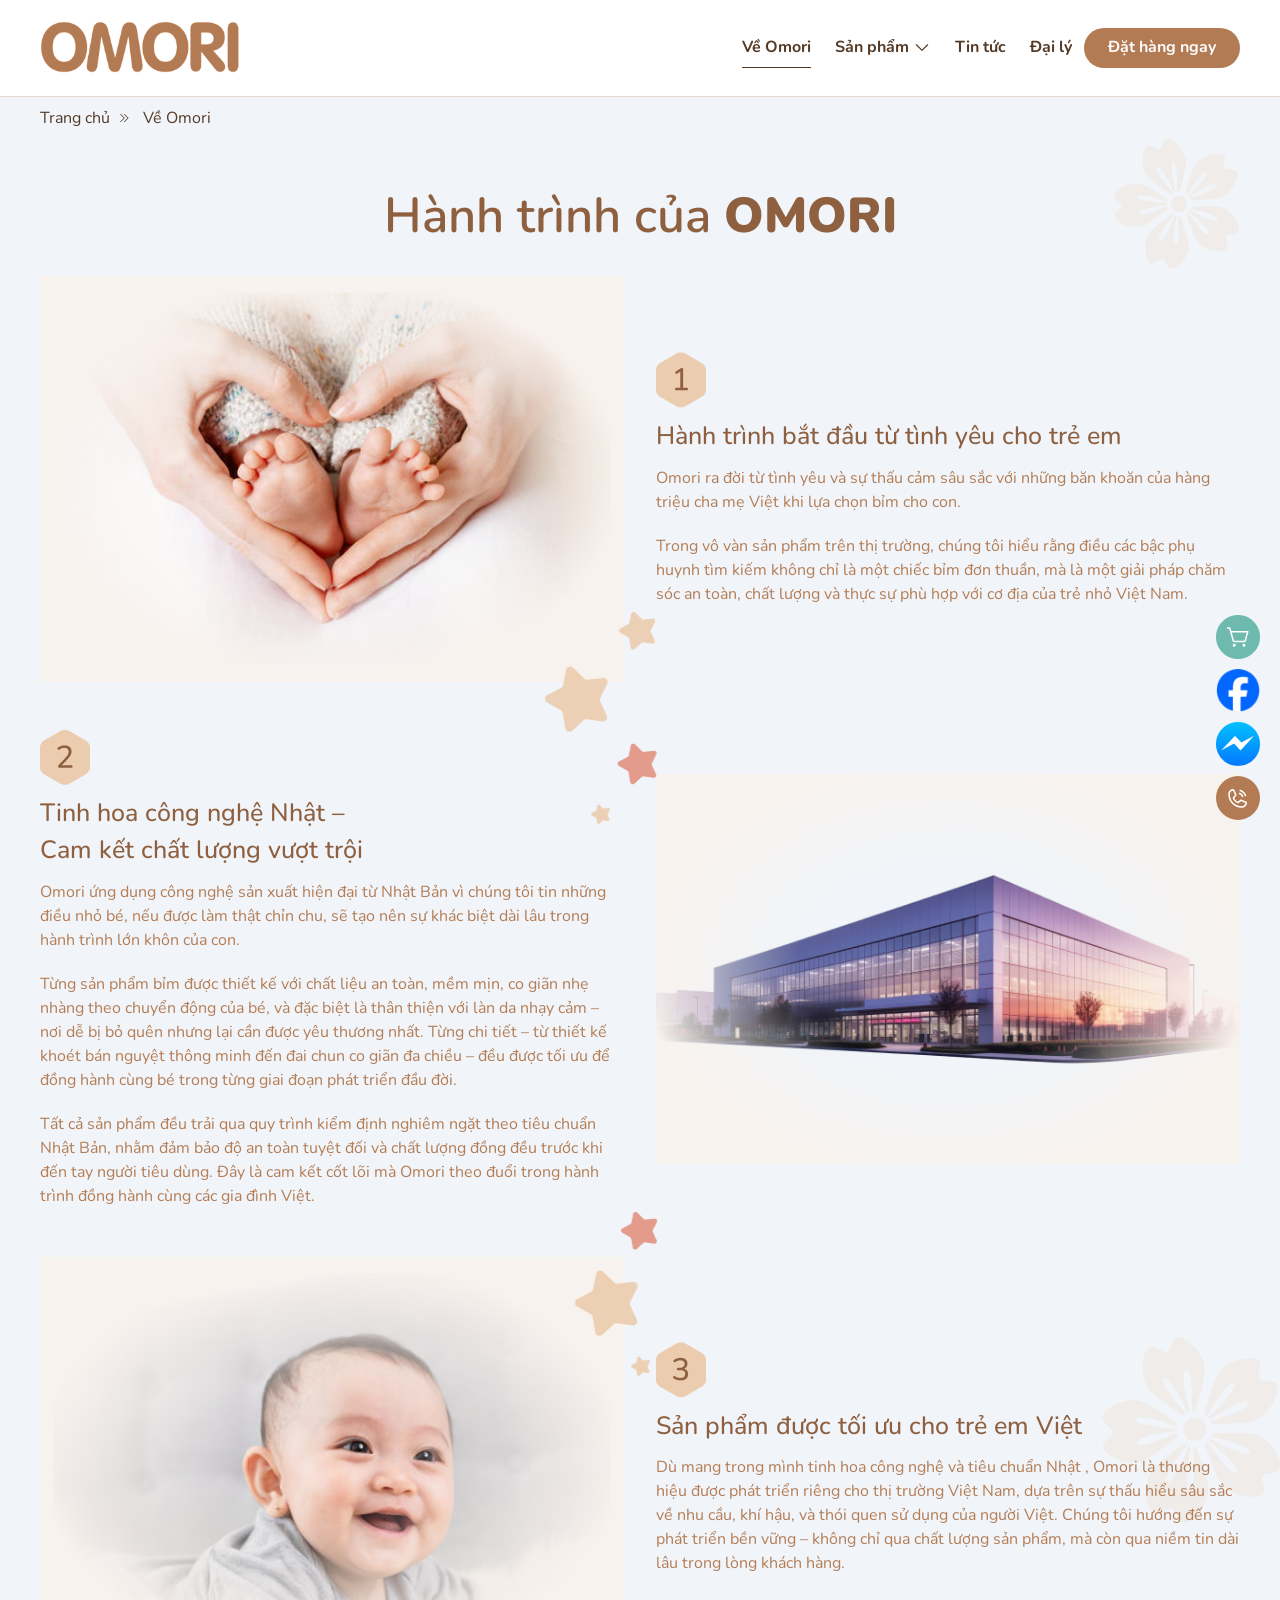
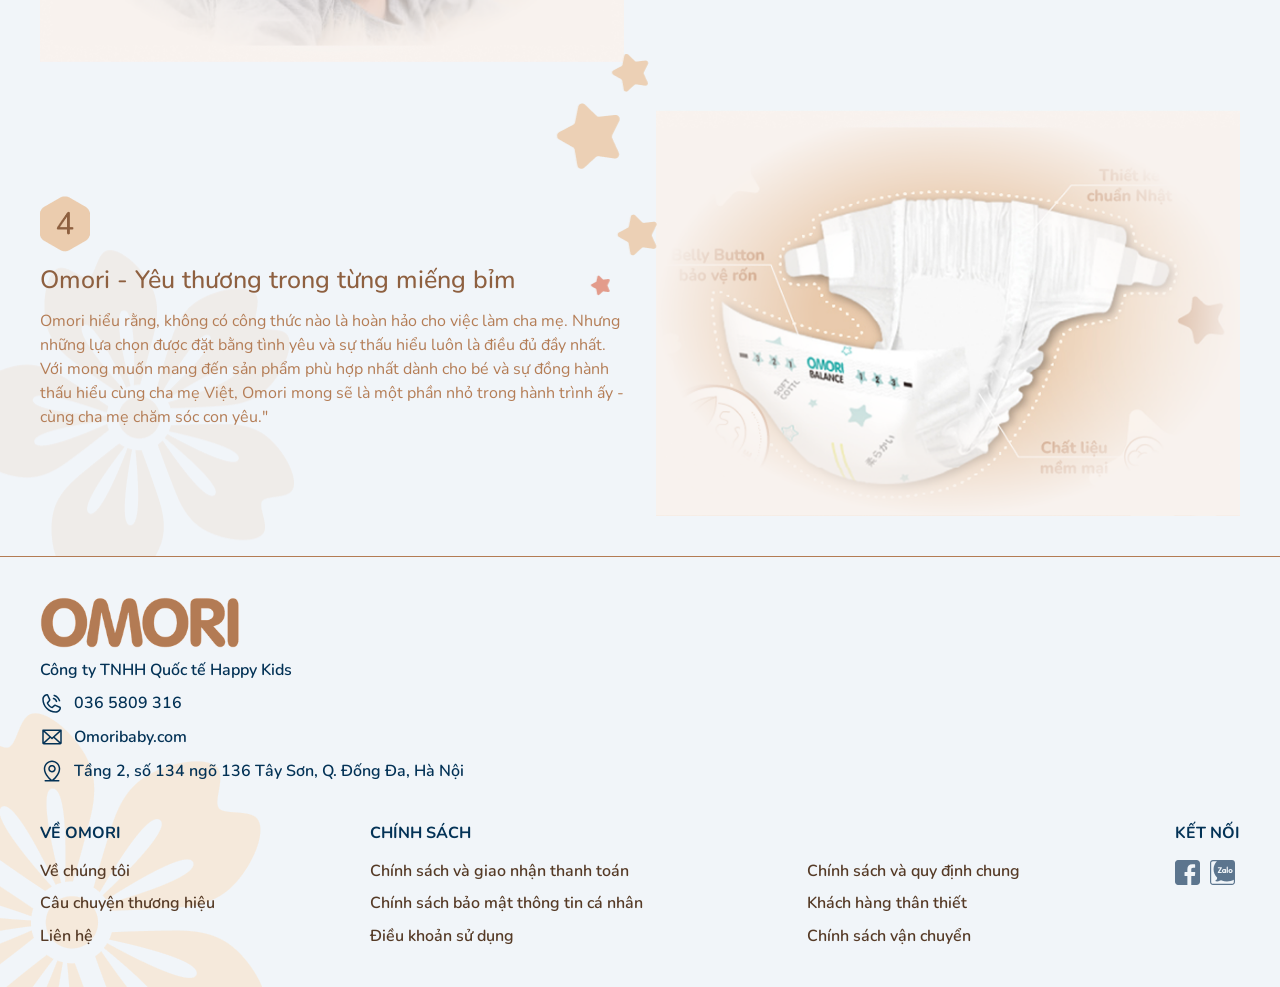
<file: HTML-PC/about.html>
<!DOCTYPE html>
<html lang="en">

<head>
    <meta charset="UTF-8">
    <meta name="viewport" content="width=device-width, initial-scale=1, shrink-to-fit=no">
    <meta http-equiv="X-UA-Compatible" content="ie=edge">
    <title>Omori</title>
    <link rel="stylesheet" href="css/bootstrap.min.css">
    <link rel="stylesheet" href="css/swiper-bundle.min.css">
    <link rel="stylesheet" href="css/jquery-ui.css">
    <link rel="stylesheet" href="icofont/icofont.min.css" />
    <link rel="stylesheet" href="css/main.css">
</head>

<body>
    <!-- Header Start -->
    <header class="header">
        <div class="container">
            <nav class="navbar navbar-expand-lg">
                <a class="navbar-brand" href="#">
                    <div class="logo">
                        <img class="green" src="images/Logo.png" alt="" />
                    </div>
                </a>
                <button class="navbar-toggler" type="button" data-toggle="collapse"
                    data-target="#navbarSupportedContent" aria-controls="navbarSupportedContent" aria-expanded="false"
                    aria-label="Toggle navigation">
                    <i class="icofont-navigation-menu"></i>
                </button>

                <div class="collapse navbar-collapse" id="navbarSupportedContent">
                    <ul class="navbar-nav ml-auto">
                        <li class="nav-item active">
                            <a class="nav-link" href="#">Về Omori</a>
                        </li>

                        <li class="nav-item dropdown">
                            <a class="nav-link dropdown-toggle" data-toggle="dropdown" href="#" role="button"
                                aria-haspopup="true" aria-expanded="false">Sản phẩm</a>
                            <div class="dropdown-menu">
                                <a class="dropdown-item" href="#">Tã dán</a>
                                <a class="dropdown-item" href="#">Tã quần</a>
                                <a class="dropdown-item" href="#">Khăn ướt</a>
                            </div>
                        </li>
                        <li class="nav-item">
                            <a class="nav-link" href="#">Tin tức</a>
                        </li>
                        <li class="nav-item">
                            <a class="nav-link" href="#">Đại lý</a>
                        </li>
                    </ul>
                    <a href="" class="btn btn-base">Đặt hàng ngay</a>
                </div>
            </nav>
        </div>
    </header>
    <!-- Header End -->
    <ul class="social-fixed">
        <li><a href=""><img src="images/cart.png" alt="" /> </a></li>
        <li><a href=""><img src="images/fb.png" alt="" /></a></li>
        <li><a href=""><img src="images/mess.png" alt="" /></a></li>
        <li>
            <a href="tel:036 5809 316" class="hotline">
                <svg width="24" height="24" viewBox="0 0 24 24" fill="none" xmlns="http://www.w3.org/2000/svg">
                    <path
                        d="M13.5253 4.30599C13.5508 4.21081 13.5947 4.12158 13.6547 4.04339C13.7147 3.9652 13.7894 3.8996 13.8748 3.85032C13.9601 3.80104 14.0543 3.76906 14.152 3.7562C14.2496 3.74334 14.3489 3.74985 14.4441 3.77537C15.8344 4.13813 17.103 4.86497 18.119 5.88103C19.1351 6.89708 19.8619 8.16562 20.2247 9.55599C20.2502 9.65116 20.2567 9.75042 20.2439 9.84811C20.231 9.94579 20.199 10.04 20.1497 10.1253C20.1005 10.2106 20.0349 10.2854 19.9567 10.3454C19.8785 10.4053 19.7893 10.4493 19.6941 10.4747C19.6307 10.4914 19.5655 10.4999 19.5 10.5001C19.3347 10.5001 19.1741 10.4455 19.043 10.3448C18.912 10.244 18.8179 10.1029 18.7753 9.94318C18.4795 8.80817 17.8863 7.77259 17.0569 6.9432C16.2275 6.11381 15.1919 5.52061 14.0569 5.22474C13.9616 5.19938 13.8723 5.15549 13.794 5.09558C13.7157 5.03566 13.65 4.9609 13.6006 4.87557C13.5513 4.79024 13.5192 4.69601 13.5063 4.59828C13.4933 4.50054 13.4998 4.40122 13.5253 4.30599ZM13.3069 8.22474C14.5997 8.56974 15.4303 9.40037 15.7753 10.6932C15.8179 10.8529 15.912 10.994 16.043 11.0948C16.1741 11.1955 16.3347 11.25 16.5 11.2501C16.5655 11.2499 16.6307 11.2414 16.6941 11.2247C16.7893 11.1993 16.8785 11.1553 16.9567 11.0954C17.0349 11.0354 17.1005 10.9606 17.1497 10.8753C17.199 10.79 17.231 10.6958 17.2439 10.5981C17.2567 10.5004 17.2502 10.4012 17.2247 10.306C16.7447 8.50974 15.4903 7.25537 13.6941 6.77537C13.5019 6.72402 13.2971 6.75113 13.1249 6.85073C12.9527 6.95033 12.8271 7.11426 12.7758 7.30646C12.7244 7.49866 12.7516 7.70338 12.8512 7.87559C12.9508 8.04781 13.1147 8.1734 13.3069 8.22474ZM20.9888 17.1638C20.8216 18.4341 20.1977 19.6002 19.2337 20.4442C18.2696 21.2882 17.0313 21.7523 15.75 21.7501C8.30626 21.7501 2.25001 15.6938 2.25001 8.25005C2.24771 6.96876 2.7119 5.73045 3.55588 4.76639C4.39986 3.80234 5.56592 3.17847 6.83626 3.0113C7.1575 2.97208 7.4828 3.0378 7.76362 3.19865C8.04444 3.35951 8.2657 3.60687 8.39438 3.9038L10.3744 8.32412V8.33537C10.4729 8.56267 10.5136 8.81083 10.4928 9.05769C10.472 9.30455 10.3904 9.54242 10.2553 9.75005C10.2384 9.77537 10.2206 9.7988 10.2019 9.82224L8.25001 12.136C8.9522 13.5629 10.4447 15.0422 11.8903 15.7463L14.1722 13.8047C14.1946 13.7859 14.2181 13.7684 14.2425 13.7522C14.45 13.6139 14.6887 13.5294 14.937 13.5065C15.1853 13.4836 15.4354 13.5229 15.6647 13.621L15.6769 13.6266L20.0934 15.6057C20.3909 15.7339 20.6389 15.955 20.8003 16.2358C20.9616 16.5167 21.0278 16.8422 20.9888 17.1638ZM19.5 16.9763C19.5 16.9763 19.4934 16.9763 19.4897 16.9763L15.0834 15.0029L12.8006 16.9444C12.7785 16.9632 12.7553 16.9807 12.7313 16.9969C12.5154 17.1409 12.2659 17.2265 12.0071 17.2452C11.7483 17.2639 11.489 17.2152 11.2547 17.1038C9.49876 16.2554 7.74845 14.5182 6.89907 12.781C6.7866 12.5484 6.73613 12.2906 6.75255 12.0327C6.76898 11.7749 6.85174 11.5256 6.99282 11.3091C7.00872 11.2837 7.02659 11.2596 7.04626 11.2369L9.00001 8.92037L7.03126 4.51412C7.03089 4.51038 7.03089 4.50661 7.03126 4.50287C6.12212 4.62146 5.28739 5.0674 4.68339 5.75716C4.0794 6.44693 3.74755 7.33322 3.75001 8.25005C3.75348 11.4316 5.01888 14.4818 7.26856 16.7315C9.51825 18.9812 12.5685 20.2466 15.75 20.2501C16.6663 20.2532 17.5523 19.9225 18.2425 19.3198C18.9327 18.7171 19.3797 17.8837 19.5 16.9754V16.9763Z"
                        fill="#ffffff" />
                </svg>

                <span>036 5809 316</span>
            </a>
        </li>
    </ul>
    

<div class="banner-breadcrumb">
    <div class="breadcrumb">

        <div class="container">
            <ul>
                <li><a href="">Trang chủ</a></li>
                <li><a href="">Về Omori</a></li>
            </ul>
        </div>
    </div>
</div>
<section class="section-about">
    <div class="container">
        <h1 class="title-section text-center">Hành trình của <strong>OMORI</strong></h1>
        <div class="about-list">
            <div class="about-item">
                <div class="about-image">
                    <img src="images/ab1.png" alt="Về Omori">
                </div>
                <div class="about-content">
                    <img src="images/stt1.png" alt="Về Omori">
                    <h3>Hành trình bắt đầu từ tình yêu cho trẻ em</h3>
                    <p>Omori ra đời từ tình yêu và sự thấu cảm sâu sắc với những băn khoăn của hàng triệu cha mẹ Việt
                        khi lựa chọn bỉm cho con. </p>
                    <p>
                        Trong vô vàn sản phẩm trên thị trường, chúng tôi hiểu rằng điều các bậc phụ huynh tìm kiếm không
                        chỉ là một chiếc bỉm đơn thuần, mà là một giải pháp chăm sóc an toàn, chất lượng và thực sự phù
                        hợp với cơ địa của trẻ nhỏ Việt Nam. </p>
                </div>
            </div>

            <div class="about-item">
                <div class="about-image">
                    <img src="images/ab2.png" alt="Về Omori">
                </div>
                <div class="about-content">
                    <img src="images/stt2.png" alt="Về Omori">
                    <h3>Tinh hoa công nghệ Nhật – <br />
                        Cam kết chất lượng vượt trội</h3>
                    <p>Omori ứng dụng công nghệ sản xuất hiện đại từ Nhật Bản vì chúng tôi tin những điều nhỏ bé, nếu
                        được làm thật chỉn chu, sẽ tạo nên sự khác biệt dài lâu trong hành trình lớn khôn của con.</p>

                    <p>Từng sản phẩm bỉm được thiết kế với chất liệu an toàn, mềm mịn, co giãn nhẹ nhàng theo chuyển
                        động của bé, và đặc biệt là thân thiện với làn da nhạy cảm – nơi dễ bị bỏ quên nhưng lại cần
                        được yêu thương nhất. Từng chi tiết – từ thiết kế khoét bán nguyệt thông minh đến đai chun co
                        giãn đa chiều – đều được tối ưu để đồng hành cùng bé trong từng giai đoạn phát triển đầu đời.
                    </p>
                    <p>Tất cả sản phẩm đều trải qua quy trình kiểm định nghiêm ngặt theo tiêu chuẩn Nhật Bản, nhằm đảm
                        bảo độ an toàn tuyệt đối và chất lượng đồng đều trước khi đến tay người tiêu dùng. Đây là cam
                        kết cốt lõi mà Omori theo đuổi trong hành trình đồng hành cùng các gia đình Việt.</p>
                </div>
            </div>

            <div class="about-item">
                <div class="about-image">
                    <img src="images/ab3.png" alt="Về Omori">
                </div>
                <div class="about-content">
                    <img src="images/stt3.png" alt="Về Omori">
                    <h3>Sản phẩm được tối ưu cho trẻ em Việt</h3>
                    <p>Dù mang trong mình tinh hoa công nghệ và tiêu chuẩn Nhật , Omori là thương hiệu được phát triển
                        riêng cho thị trường Việt Nam, dựa trên sự thấu hiểu sâu sắc về nhu cầu, khí hậu, và thói quen
                        sử dụng của người Việt. Chúng tôi hướng đến sự phát triển bền vững – không chỉ qua chất lượng
                        sản phẩm, mà còn qua niềm tin dài lâu trong lòng khách hàng.</p>
                </div>
            </div>
            <div class="about-item">
                <div class="about-image">
                    <img src="images/ab4.png" alt="Về Omori">
                </div>
                <div class="about-content">
                    <img src="images/stt4.png" alt="Về Omori">
                    <h3>Omori - Yêu thương trong từng miếng bỉm</h3>
                    <p>Omori hiểu rằng, không có công thức nào là hoàn hảo cho việc làm cha mẹ. Nhưng những lựa chọn
                        được đặt bằng tình yêu và sự thấu hiểu luôn là điều đủ đầy nhất. Với mong muốn mang đến sản phẩm
                        phù hợp nhất dành cho bé và sự đồng hành thấu hiểu cùng cha mẹ Việt, Omori mong sẽ là một phần
                        nhỏ trong hành trình ấy - cùng cha mẹ chăm sóc con yêu."</p>
                </div>
            </div>
        </div>

    </div>
</section>



    <!-- Footer Start-->
    <footer class="footer">
        <div class="container">
            <div class="wrap-ft">
                <div class="left-ft">
                    <a href="#">
                        <div class="logo">
                            <img class="green" src="images/Logo.png" alt="" />
                        </div>
                    </a>
                    <p>Công ty TNHH Quốc tế Happy Kids</p>
                    <ul class="grid-address">
                        <li>
                            <svg width="24" height="24" viewBox="0 0 24 24" fill="none"
                                xmlns="http://www.w3.org/2000/svg">
                                <path
                                    d="M13.5253 4.30599C13.5508 4.21081 13.5947 4.12158 13.6547 4.04339C13.7147 3.9652 13.7894 3.8996 13.8748 3.85032C13.9601 3.80104 14.0543 3.76906 14.152 3.7562C14.2496 3.74334 14.3489 3.74985 14.4441 3.77537C15.8344 4.13813 17.103 4.86497 18.119 5.88103C19.1351 6.89708 19.8619 8.16562 20.2247 9.55599C20.2502 9.65116 20.2567 9.75042 20.2439 9.84811C20.231 9.94579 20.199 10.04 20.1497 10.1253C20.1005 10.2106 20.0349 10.2854 19.9567 10.3454C19.8785 10.4053 19.7893 10.4493 19.6941 10.4747C19.6307 10.4914 19.5655 10.4999 19.5 10.5001C19.3347 10.5001 19.1741 10.4455 19.043 10.3448C18.912 10.244 18.8179 10.1029 18.7753 9.94318C18.4795 8.80817 17.8863 7.77259 17.0569 6.9432C16.2275 6.11381 15.1919 5.52061 14.0569 5.22474C13.9616 5.19938 13.8723 5.15549 13.794 5.09558C13.7157 5.03566 13.65 4.9609 13.6006 4.87557C13.5513 4.79024 13.5192 4.69601 13.5063 4.59828C13.4933 4.50054 13.4998 4.40122 13.5253 4.30599ZM13.3069 8.22474C14.5997 8.56974 15.4303 9.40037 15.7753 10.6932C15.8179 10.8529 15.912 10.994 16.043 11.0948C16.1741 11.1955 16.3347 11.25 16.5 11.2501C16.5655 11.2499 16.6307 11.2414 16.6941 11.2247C16.7893 11.1993 16.8785 11.1553 16.9567 11.0954C17.0349 11.0354 17.1005 10.9606 17.1497 10.8753C17.199 10.79 17.231 10.6958 17.2439 10.5981C17.2567 10.5004 17.2502 10.4012 17.2247 10.306C16.7447 8.50974 15.4903 7.25537 13.6941 6.77537C13.5019 6.72402 13.2971 6.75113 13.1249 6.85073C12.9527 6.95033 12.8271 7.11426 12.7758 7.30646C12.7244 7.49866 12.7516 7.70338 12.8512 7.87559C12.9508 8.04781 13.1147 8.1734 13.3069 8.22474ZM20.9888 17.1638C20.8216 18.4341 20.1977 19.6002 19.2337 20.4442C18.2696 21.2882 17.0313 21.7523 15.75 21.7501C8.30626 21.7501 2.25001 15.6938 2.25001 8.25005C2.24771 6.96876 2.7119 5.73045 3.55588 4.76639C4.39986 3.80234 5.56592 3.17847 6.83626 3.0113C7.1575 2.97208 7.4828 3.0378 7.76362 3.19865C8.04444 3.35951 8.2657 3.60687 8.39438 3.9038L10.3744 8.32412V8.33537C10.4729 8.56267 10.5136 8.81083 10.4928 9.05769C10.472 9.30455 10.3904 9.54242 10.2553 9.75005C10.2384 9.77537 10.2206 9.7988 10.2019 9.82224L8.25001 12.136C8.9522 13.5629 10.4447 15.0422 11.8903 15.7463L14.1722 13.8047C14.1946 13.7859 14.2181 13.7684 14.2425 13.7522C14.45 13.6139 14.6887 13.5294 14.937 13.5065C15.1853 13.4836 15.4354 13.5229 15.6647 13.621L15.6769 13.6266L20.0934 15.6057C20.3909 15.7339 20.6389 15.955 20.8003 16.2358C20.9616 16.5167 21.0278 16.8422 20.9888 17.1638ZM19.5 16.9763C19.5 16.9763 19.4934 16.9763 19.4897 16.9763L15.0834 15.0029L12.8006 16.9444C12.7785 16.9632 12.7553 16.9807 12.7313 16.9969C12.5154 17.1409 12.2659 17.2265 12.0071 17.2452C11.7483 17.2639 11.489 17.2152 11.2547 17.1038C9.49876 16.2554 7.74845 14.5182 6.89907 12.781C6.7866 12.5484 6.73613 12.2906 6.75255 12.0327C6.76898 11.7749 6.85174 11.5256 6.99282 11.3091C7.00872 11.2837 7.02659 11.2596 7.04626 11.2369L9.00001 8.92037L7.03126 4.51412C7.03089 4.51038 7.03089 4.50661 7.03126 4.50287C6.12212 4.62146 5.28739 5.0674 4.68339 5.75716C4.0794 6.44693 3.74755 7.33322 3.75001 8.25005C3.75348 11.4316 5.01888 14.4818 7.26856 16.7315C9.51825 18.9812 12.5685 20.2466 15.75 20.2501C16.6663 20.2532 17.5523 19.9225 18.2425 19.3198C18.9327 18.7171 19.3797 17.8837 19.5 16.9754V16.9763Z"
                                    fill="#033256" />
                            </svg>
                            036 5809 316
                        </li>
                        <li>
                            <svg xmlns="http://www.w3.org/2000/svg" width="24" height="24" viewBox="0 0 24 24"
                                fill="none">
                                <path
                                    d="M21 4.5H3C2.80109 4.5 2.61032 4.57902 2.46967 4.71967C2.32902 4.86032 2.25 5.05109 2.25 5.25V18C2.25 18.3978 2.40804 18.7794 2.68934 19.0607C2.97064 19.342 3.35218 19.5 3.75 19.5H20.25C20.6478 19.5 21.0294 19.342 21.3107 19.0607C21.592 18.7794 21.75 18.3978 21.75 18V5.25C21.75 5.05109 21.671 4.86032 21.5303 4.71967C21.3897 4.57902 21.1989 4.5 21 4.5ZM12 12.4828L4.92844 6H19.0716L12 12.4828ZM9.25406 12L3.75 17.0447V6.95531L9.25406 12ZM10.3641 13.0172L11.4891 14.0531C11.6274 14.1801 11.8084 14.2506 11.9963 14.2506C12.1841 14.2506 12.3651 14.1801 12.5034 14.0531L13.6284 13.0172L19.0659 18H4.92844L10.3641 13.0172ZM14.7459 12L20.25 6.95438V17.0456L14.7459 12Z"
                                    fill="#033256" />
                            </svg>Omoribaby.com
                        </li>
                        <li>
                            <svg xmlns="http://www.w3.org/2000/svg" width="24" height="24" viewBox="0 0 24 24"
                                fill="none">
                                <path
                                    d="M18.75 21H14.1131C14.892 20.3045 15.6266 19.5608 16.3125 18.7734C18.8859 15.8138 20.25 12.6938 20.25 9.75C20.25 7.56196 19.3808 5.46354 17.8336 3.91637C16.2865 2.36919 14.188 1.5 12 1.5C9.81196 1.5 7.71354 2.36919 6.16637 3.91637C4.61919 5.46354 3.75 7.56196 3.75 9.75C3.75 12.6938 5.11031 15.8138 7.6875 18.7734C8.37338 19.5608 9.10795 20.3045 9.88688 21H5.25C5.05109 21 4.86032 21.079 4.71967 21.2197C4.57902 21.3603 4.5 21.5511 4.5 21.75C4.5 21.9489 4.57902 22.1397 4.71967 22.2803C4.86032 22.421 5.05109 22.5 5.25 22.5H18.75C18.9489 22.5 19.1397 22.421 19.2803 22.2803C19.421 22.1397 19.5 21.9489 19.5 21.75C19.5 21.5511 19.421 21.3603 19.2803 21.2197C19.1397 21.079 18.9489 21 18.75 21ZM5.25 9.75C5.25 7.95979 5.96116 6.2429 7.22703 4.97703C8.4929 3.71116 10.2098 3 12 3C13.7902 3 15.5071 3.71116 16.773 4.97703C18.0388 6.2429 18.75 7.95979 18.75 9.75C18.75 15.1153 13.5497 19.5938 12 20.8125C10.4503 19.5938 5.25 15.1153 5.25 9.75ZM15.75 9.75C15.75 9.00832 15.5301 8.2833 15.118 7.66661C14.706 7.04993 14.1203 6.56928 13.4351 6.28545C12.7498 6.00162 11.9958 5.92736 11.2684 6.07205C10.541 6.21675 9.8728 6.5739 9.34835 7.09835C8.8239 7.6228 8.46675 8.29098 8.32205 9.01841C8.17736 9.74584 8.25162 10.4998 8.53545 11.1851C8.81928 11.8703 9.29993 12.456 9.91661 12.868C10.5333 13.2801 11.2583 13.5 12 13.5C12.9946 13.5 13.9484 13.1049 14.6517 12.4017C15.3549 11.6984 15.75 10.7446 15.75 9.75ZM9.75 9.75C9.75 9.30499 9.88196 8.86998 10.1292 8.49997C10.3764 8.12996 10.7278 7.84157 11.139 7.67127C11.5501 7.50097 12.0025 7.45642 12.439 7.54323C12.8754 7.63005 13.2763 7.84434 13.591 8.15901C13.9057 8.47368 14.12 8.87459 14.2068 9.31105C14.2936 9.7475 14.249 10.1999 14.0787 10.611C13.9084 11.0222 13.62 11.3736 13.25 11.6208C12.88 11.868 12.445 12 12 12C11.4033 12 10.831 11.7629 10.409 11.341C9.98705 10.919 9.75 10.3467 9.75 9.75Z"
                                    fill="#033256" />
                            </svg>
                            Tầng 2, số 134 ngõ 136 Tây Sơn, Q. Đống Đa, Hà Nội
                        </li>
                    </ul>
                </div>
                <div class="right-ft">
                    <iframe
                        src="https://www.facebook.com/plugins/page.php?href=https%3A%2F%2Fwww.facebook.com%2FMetaVietnam&tabs&width=300&height=130&small_header=true&adapt_container_width=true&hide_cover=false&show_facepile=true&appId"
                        width="100%" height="130" style="border:none;overflow:hidden" scrolling="no" frameborder="0"
                        allowfullscreen="true"
                        allow="autoplay; clipboard-write; encrypted-media; picture-in-picture; web-share">
                    </iframe>
                </div>
            </div>
            <div class="wrap-ft">
                <div class="left-ft">
                    <div class="flex-link">
                        <div class="item">
                            <h4 class="title">VỀ Omori</h4>
                            <ul>
                                <li><a href="">Về chúng tôi</a></li>
                                <li><a href="">Câu chuyện thương hiệu</a></li>
                                <li><a href="">Liên hệ</a></li>
                            </ul>
                        </div>
                        <div class="item cols-2">
                            <h4 class="title">CHÍNH SÁCH</h4>
                            <ul>
                                <li><a href="">Chính sách và giao nhận thanh toán</a></li>
                                <li><a href="">Chính sách bảo mật thông tin cá nhân</a></li>
                                <li><a href="">Điều khoản sử dụng</a></li>
                            </ul>
                            <ul>
                                <li><a href="">Chính sách và quy định chung</a></li>
                                <li><a href="">Khách hàng thân thiết</a></li>
                                <li><a href="">Chính sách vận chuyển</a></li>
                            </ul>
                        </div>
                        <div class="item">
                            <div class="social">
                                <h4 class="title">Kết nối</h4>
                                <ul>
                                    <li><a href=""><img src="images/ic-facebook.svg" alt="" /></a></li>
                                    <li><a href=""><img src="images/zalo.svg" alt="" /></a></li>
                                </ul>
                            </div>
                        </div>
                    </div>

                </div>
                
            </div>
        </div>
    </footer>
    <!-- Footer End-->
    <button class="backToTopBtn"></button>
    <script src="js/jquery.min.js"></script>
    <script src="js/popper.min.js"></script>
    <script src="js/bootstrap.min.js"></script>
    <script src="js/swiper-bundle.min.js"></script>
    <script src="js/jquery-ui.js"></script>
    <script src="js/common.js"></script>
    


    
</body>

</html>
</file>
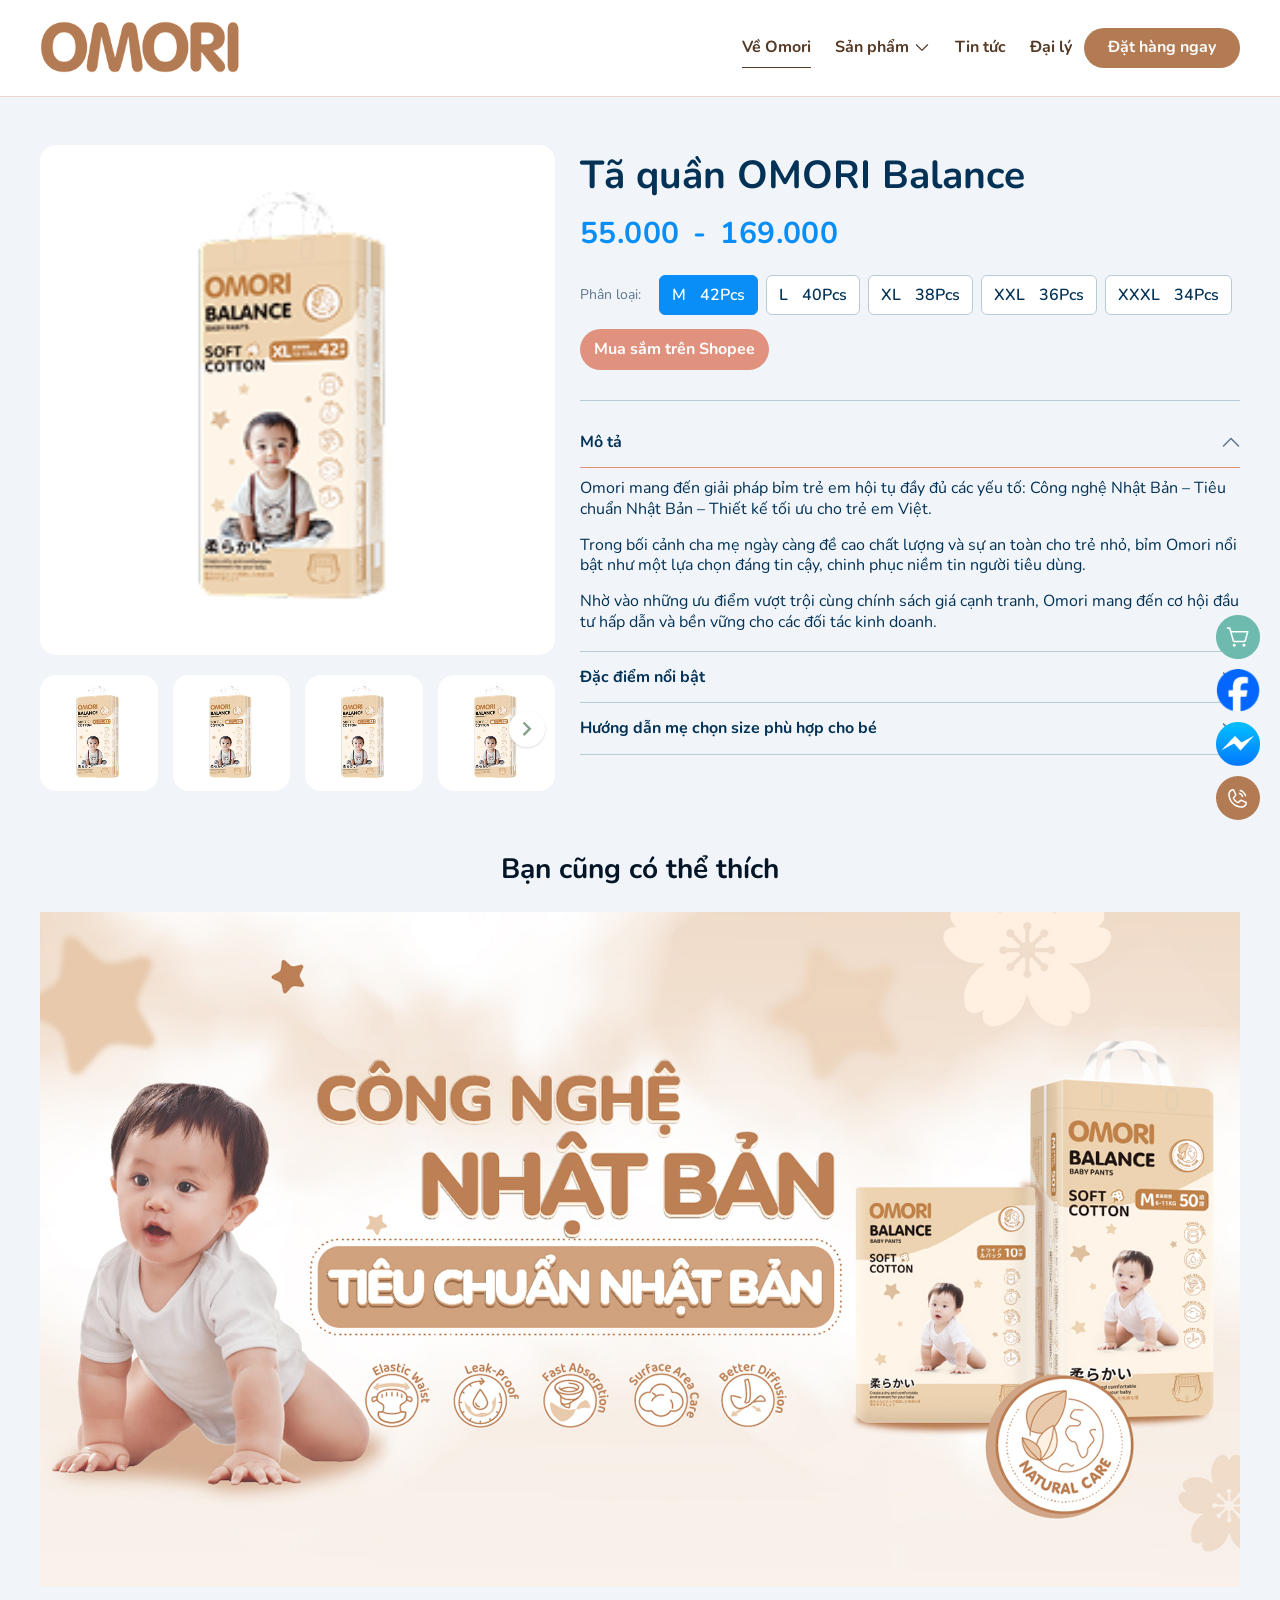
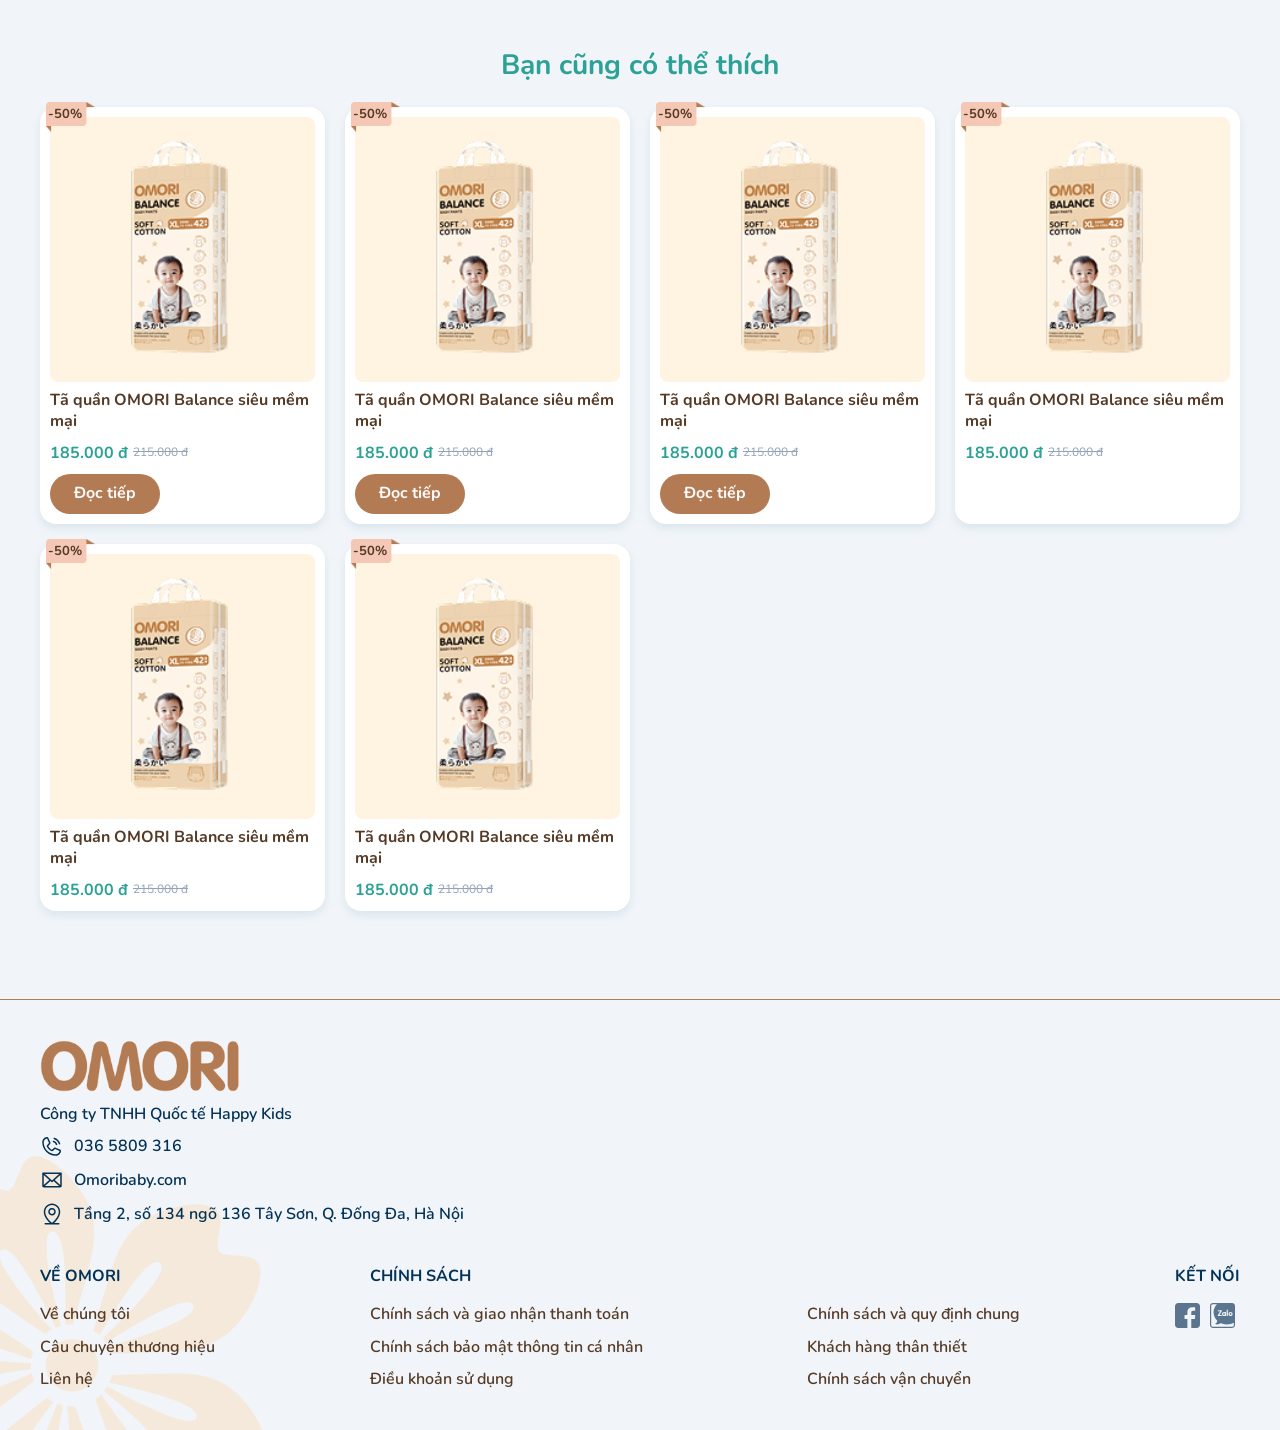
<file: HTML-PC/chitiet-sapham.html>
<!DOCTYPE html>
<html lang="en">

<head>
    <meta charset="UTF-8">
    <meta name="viewport" content="width=device-width, initial-scale=1, shrink-to-fit=no">
    <meta http-equiv="X-UA-Compatible" content="ie=edge">
    <title>Omori</title>
    <link rel="stylesheet" href="css/bootstrap.min.css">
    <link rel="stylesheet" href="css/swiper-bundle.min.css">
    <link rel="stylesheet" href="css/jquery-ui.css">
    <link rel="stylesheet" href="icofont/icofont.min.css" />
    <link rel="stylesheet" href="css/main.css">
</head>

<body>
    <!-- Header Start -->
    <header class="header">
        <div class="container">
            <nav class="navbar navbar-expand-lg">
                <a class="navbar-brand" href="#">
                    <div class="logo">
                        <img class="green" src="images/Logo.png" alt="" />
                    </div>
                </a>
                <button class="navbar-toggler" type="button" data-toggle="collapse"
                    data-target="#navbarSupportedContent" aria-controls="navbarSupportedContent" aria-expanded="false"
                    aria-label="Toggle navigation">
                    <i class="icofont-navigation-menu"></i>
                </button>

                <div class="collapse navbar-collapse" id="navbarSupportedContent">
                    <ul class="navbar-nav ml-auto">
                        <li class="nav-item active">
                            <a class="nav-link" href="#">Về Omori</a>
                        </li>

                        <li class="nav-item dropdown">
                            <a class="nav-link dropdown-toggle" data-toggle="dropdown" href="#" role="button"
                                aria-haspopup="true" aria-expanded="false">Sản phẩm</a>
                            <div class="dropdown-menu">
                                <a class="dropdown-item" href="#">Tã dán</a>
                                <a class="dropdown-item" href="#">Tã quần</a>
                                <a class="dropdown-item" href="#">Khăn ướt</a>
                            </div>
                        </li>
                        <li class="nav-item">
                            <a class="nav-link" href="#">Tin tức</a>
                        </li>
                        <li class="nav-item">
                            <a class="nav-link" href="#">Đại lý</a>
                        </li>
                    </ul>
                    <a href="" class="btn btn-base">Đặt hàng ngay</a>
                </div>
            </nav>
        </div>
    </header>
    <!-- Header End -->
    <ul class="social-fixed">
        <li><a href=""><img src="images/cart.png" alt="" /> </a></li>
        <li><a href=""><img src="images/fb.png" alt="" /></a></li>
        <li><a href=""><img src="images/mess.png" alt="" /></a></li>
        <li>
            <a href="tel:036 5809 316" class="hotline">
                <svg width="24" height="24" viewBox="0 0 24 24" fill="none" xmlns="http://www.w3.org/2000/svg">
                    <path
                        d="M13.5253 4.30599C13.5508 4.21081 13.5947 4.12158 13.6547 4.04339C13.7147 3.9652 13.7894 3.8996 13.8748 3.85032C13.9601 3.80104 14.0543 3.76906 14.152 3.7562C14.2496 3.74334 14.3489 3.74985 14.4441 3.77537C15.8344 4.13813 17.103 4.86497 18.119 5.88103C19.1351 6.89708 19.8619 8.16562 20.2247 9.55599C20.2502 9.65116 20.2567 9.75042 20.2439 9.84811C20.231 9.94579 20.199 10.04 20.1497 10.1253C20.1005 10.2106 20.0349 10.2854 19.9567 10.3454C19.8785 10.4053 19.7893 10.4493 19.6941 10.4747C19.6307 10.4914 19.5655 10.4999 19.5 10.5001C19.3347 10.5001 19.1741 10.4455 19.043 10.3448C18.912 10.244 18.8179 10.1029 18.7753 9.94318C18.4795 8.80817 17.8863 7.77259 17.0569 6.9432C16.2275 6.11381 15.1919 5.52061 14.0569 5.22474C13.9616 5.19938 13.8723 5.15549 13.794 5.09558C13.7157 5.03566 13.65 4.9609 13.6006 4.87557C13.5513 4.79024 13.5192 4.69601 13.5063 4.59828C13.4933 4.50054 13.4998 4.40122 13.5253 4.30599ZM13.3069 8.22474C14.5997 8.56974 15.4303 9.40037 15.7753 10.6932C15.8179 10.8529 15.912 10.994 16.043 11.0948C16.1741 11.1955 16.3347 11.25 16.5 11.2501C16.5655 11.2499 16.6307 11.2414 16.6941 11.2247C16.7893 11.1993 16.8785 11.1553 16.9567 11.0954C17.0349 11.0354 17.1005 10.9606 17.1497 10.8753C17.199 10.79 17.231 10.6958 17.2439 10.5981C17.2567 10.5004 17.2502 10.4012 17.2247 10.306C16.7447 8.50974 15.4903 7.25537 13.6941 6.77537C13.5019 6.72402 13.2971 6.75113 13.1249 6.85073C12.9527 6.95033 12.8271 7.11426 12.7758 7.30646C12.7244 7.49866 12.7516 7.70338 12.8512 7.87559C12.9508 8.04781 13.1147 8.1734 13.3069 8.22474ZM20.9888 17.1638C20.8216 18.4341 20.1977 19.6002 19.2337 20.4442C18.2696 21.2882 17.0313 21.7523 15.75 21.7501C8.30626 21.7501 2.25001 15.6938 2.25001 8.25005C2.24771 6.96876 2.7119 5.73045 3.55588 4.76639C4.39986 3.80234 5.56592 3.17847 6.83626 3.0113C7.1575 2.97208 7.4828 3.0378 7.76362 3.19865C8.04444 3.35951 8.2657 3.60687 8.39438 3.9038L10.3744 8.32412V8.33537C10.4729 8.56267 10.5136 8.81083 10.4928 9.05769C10.472 9.30455 10.3904 9.54242 10.2553 9.75005C10.2384 9.77537 10.2206 9.7988 10.2019 9.82224L8.25001 12.136C8.9522 13.5629 10.4447 15.0422 11.8903 15.7463L14.1722 13.8047C14.1946 13.7859 14.2181 13.7684 14.2425 13.7522C14.45 13.6139 14.6887 13.5294 14.937 13.5065C15.1853 13.4836 15.4354 13.5229 15.6647 13.621L15.6769 13.6266L20.0934 15.6057C20.3909 15.7339 20.6389 15.955 20.8003 16.2358C20.9616 16.5167 21.0278 16.8422 20.9888 17.1638ZM19.5 16.9763C19.5 16.9763 19.4934 16.9763 19.4897 16.9763L15.0834 15.0029L12.8006 16.9444C12.7785 16.9632 12.7553 16.9807 12.7313 16.9969C12.5154 17.1409 12.2659 17.2265 12.0071 17.2452C11.7483 17.2639 11.489 17.2152 11.2547 17.1038C9.49876 16.2554 7.74845 14.5182 6.89907 12.781C6.7866 12.5484 6.73613 12.2906 6.75255 12.0327C6.76898 11.7749 6.85174 11.5256 6.99282 11.3091C7.00872 11.2837 7.02659 11.2596 7.04626 11.2369L9.00001 8.92037L7.03126 4.51412C7.03089 4.51038 7.03089 4.50661 7.03126 4.50287C6.12212 4.62146 5.28739 5.0674 4.68339 5.75716C4.0794 6.44693 3.74755 7.33322 3.75001 8.25005C3.75348 11.4316 5.01888 14.4818 7.26856 16.7315C9.51825 18.9812 12.5685 20.2466 15.75 20.2501C16.6663 20.2532 17.5523 19.9225 18.2425 19.3198C18.9327 18.7171 19.3797 17.8837 19.5 16.9754V16.9763Z"
                        fill="#ffffff" />
                </svg>

                <span>036 5809 316</span>
            </a>
        </li>
    </ul>
    

<section class="section-details-product">
    <div class="container">
        <div class="wrap-details">
            <div class="gallery-product">
                <div class="swiper thumb-big">
                    <div class="swiper-wrapper">
                        <div class="swiper-slide">
                            <img src="images/product.png" alt="" />
                        </div>
                        <div class="swiper-slide">
                            <img src="images/product.png" alt="" />
                        </div>
                        <div class="swiper-slide">
                            <img src="images/product.png" alt="" />
                        </div>
                        <div class="swiper-slide">
                            <img src="images/product.png" alt="" />
                        </div>
                    </div>
                </div>
                <div class="swiper thumb-small">
                    <div class="swiper-wrapper">
                        <div class="swiper-slide">
                            <img src="images/product.png" alt="" />
                        </div>
                        <div class="swiper-slide">
                            <img src="images/product.png" alt="" />
                        </div>
                        <div class="swiper-slide">
                            <img src="images/product.png" alt="" />
                        </div>
                        <div class="swiper-slide">
                            <img src="images/product.png" alt="" />
                        </div>
                        <div class="swiper-slide">
                            <img src="images/product.png" alt="" />
                        </div>
                    </div>
                    <div class="swiper-button-prev">
                        <svg width="8" height="13" viewBox="0 0 8 13" fill="none" xmlns="http://www.w3.org/2000/svg">
                            <path opacity="0.54" fill-rule="evenodd" clip-rule="evenodd"
                                d="M7.6415 10.7786L6.29114 12.1311L0.503906 6.33449L6.29114 0.537883L7.64149 1.89043L3.20462 6.33449L7.6415 10.7786Z"
                                fill="#1C5025" />
                        </svg>

                    </div>
                    <div class="swiper-button-next">
                        <svg width="8" height="13" viewBox="0 0 8 13" fill="none" xmlns="http://www.w3.org/2000/svg">
                            <path opacity="0.54" fill-rule="evenodd" clip-rule="evenodd"
                                d="M0.0811607 10.7784L1.43152 12.131L7.21875 6.33437L1.43152 0.537761L0.0811614 1.8903L4.51804 6.33437L0.0811607 10.7784Z"
                                fill="#1C5025" />
                        </svg>

                    </div>
                </div>
            </div>

            <div class="product-card">
                <h1 class="product-title">Tã quần OMORI Balance</h1>

                <div class="product-top">
                    <div class="product-price">
                        <span class="price-min">55.000</span>
                        <span class="dash"> - </span>
                        <span class="price-max">169.000</span>
                    </div>

                    <div class="product-variants">
                        <div class="variants-label">Phân loại:</div>
                        <div class="size-list" role="tablist" aria-label="Chọn size">
                            <button class="size-btn active" data-size="M" data-count="42">M <span
                                    class="count">42Pcs</span></button>
                            <button class="size-btn" data-size="L" data-count="40">L <span
                                    class="count">40Pcs</span></button>
                            <button class="size-btn" data-size="XL" data-count="38">XL <span
                                    class="count">38Pcs</span></button>
                            <button class="size-btn" data-size="XXL" data-count="36">XXL <span
                                    class="count">36Pcs</span></button>
                            <button class="size-btn" data-size="XXXL" data-count="34">XXXL <span
                                    class="count">34Pcs</span></button>
                        </div>

                        <a class="btn-shop" href="#" target="_blank" rel="noopener">Mua sắm trên Shopee</a>
                    </div>
                </div>

                <hr class="divider" />

                <!-- ACCORDION SECTION -->
                <div class="product-info">
                    <div class="accordion">

                        <div class="accordion-item active">
                            <button class="accordion-header" aria-expanded="true">
                                <span>Mô tả</span>
                                <span class="chev" aria-hidden="true"></span>
                            </button>
                            <div class="accordion-content">
                                <p>Omori mang đến giải pháp bỉm trẻ em hội tụ đầy đủ các yếu tố: Công nghệ Nhật Bản –
                                    Tiêu chuẩn Nhật Bản – Thiết kế tối ưu cho trẻ em Việt.</p>
                                <p>Trong bối cảnh cha mẹ ngày càng đề cao chất lượng và sự an toàn cho trẻ nhỏ, bỉm
                                    Omori nổi bật như một lựa chọn đáng tin cậy, chinh phục niềm tin người tiêu dùng.
                                </p>
                                <p>Nhờ vào những ưu điểm vượt trội cùng chính sách giá cạnh tranh, Omori mang đến cơ hội
                                    đầu tư hấp dẫn và bền vững cho các đối tác kinh doanh.</p>
                            </div>
                        </div>

                        <div class="accordion-item">
                            <button class="accordion-header" aria-expanded="false">
                                <span>Đặc điểm nổi bật</span>
                                <span class="chev" aria-hidden="true"></span>
                            </button>
                            <div class="accordion-content">
                                <ul>
                                    <li>Chất liệu mềm mại, thoáng khí, an toàn cho da bé.</li>
                                    <li>Khả năng thấm hút nhanh, chống tràn hiệu quả.</li>
                                    <li>Thiết kế ôm vừa vặn, giúp bé thoải mái vận động.</li>
                                </ul>
                            </div>
                        </div>

                        <div class="accordion-item">
                            <button class="accordion-header" aria-expanded="false">
                                <span>Hướng dẫn mẹ chọn size phù hợp cho bé</span>
                                <span class="chev" aria-hidden="true"></span>
                            </button>
                            <div class="accordion-content">
                                <p>M: 6–11kg | L: 9–14kg | XL: 12–17kg | XXL: 15–25kg | XXXL: &gt;25kg</p>
                            </div>
                        </div>

                    </div>
                </div>
            </div>

        </div>
        <div class="box-video">
            <h3 class="title">Bạn cũng có thể thích</h3>
            <img src="images/banner-home.jpg" alt=""/>
        </div>
        <h3 class="title">Bạn cũng có thể thích</h3>
        <div class="list-product">
            <div class="item-product">
                <a href="#">
                    <div class="tag">-50%</div>
                    <div class="product-image">
                        <img src="images/product.png" alt="Sản phẩm">
                    </div>
                    <p class="product-title">Tã quần OMORI Balance siêu mềm mại</p>
                    <div class="product-price-info">
                        <div class="price-details">
                            <div class="price">185.000 đ</div>
                            <div class="old-price">215.000 đ</div>
                        </div>
                    </div>
                    <a href="" class="btn btn-base">Đọc tiếp</a>
                </a>
            </div>
            <div class="item-product">
                <a href="#">
                    <div class="tag">-50%</div>
                    <div class="product-image">
                        <img src="images/product.png" alt="Sản phẩm">
                    </div>
                    <p class="product-title">Tã quần OMORI Balance siêu mềm mại</p>
                    <div class="product-price-info">
                        <div class="price-details">
                            <div class="price">185.000 đ</div>
                            <div class="old-price">215.000 đ</div>
                        </div>
                    </div>
                    <a href="" class="btn btn-base">Đọc tiếp</a>
                </a>
            </div>
            <div class="item-product">
                <a href="#">
                    <div class="tag">-50%</div>
                    <div class="product-image">
                        <img src="images/product.png" alt="Sản phẩm">
                    </div>
                    <p class="product-title">Tã quần OMORI Balance siêu mềm mại</p>
                    <div class="product-price-info">
                        <div class="price-details">
                            <div class="price">185.000 đ</div>
                            <div class="old-price">215.000 đ</div>
                        </div>
                    </div>
                    <a href="" class="btn btn-base">Đọc tiếp</a>
                </a>
            </div>
            <div class="item-product">
                <a href="#">
                    <div class="tag">-50%</div>
                    <div class="product-image">
                        <img src="images/product.png" alt="Sản phẩm">
                    </div>
                    <p class="product-title">Tã quần OMORI Balance siêu mềm mại</p>
                    <div class="product-price-info">
                        <div class="price-details">
                            <div class="price">185.000 đ</div>
                            <div class="old-price">215.000 đ</div>
                        </div>
                    </div>
                </a>
            </div>
            <div class="item-product">
                <a href="#">
                    <div class="tag">-50%</div>
                    <div class="product-image">
                        <img src="images/product.png" alt="Sản phẩm">
                    </div>
                    <p class="product-title">Tã quần OMORI Balance siêu mềm mại</p>
                    <div class="product-price-info">
                        <div class="price-details">
                            <div class="price">185.000 đ</div>
                            <div class="old-price">215.000 đ</div>
                        </div>
                    </div>
                </a>
            </div>
            <div class="item-product">
                <a href="#">
                    <div class="tag">-50%</div>
                    <div class="product-image">
                        <img src="images/product.png" alt="Sản phẩm">
                    </div>
                    <p class="product-title">Tã quần OMORI Balance siêu mềm mại</p>
                    <div class="product-price-info">
                        <div class="price-details">
                            <div class="price">185.000 đ</div>
                            <div class="old-price">215.000 đ</div>
                        </div>
                    </div>
                </a>
            </div>
        </div>
        <div class="wrap-paging">
            <a href="" class="xemthem">Xem thêm</a>
        </div>
    </div>
</section>



    <!-- Footer Start-->
    <footer class="footer">
        <div class="container">
            <div class="wrap-ft">
                <div class="left-ft">
                    <a href="#">
                        <div class="logo">
                            <img class="green" src="images/Logo.png" alt="" />
                        </div>
                    </a>
                    <p>Công ty TNHH Quốc tế Happy Kids</p>
                    <ul class="grid-address">
                        <li>
                            <svg width="24" height="24" viewBox="0 0 24 24" fill="none"
                                xmlns="http://www.w3.org/2000/svg">
                                <path
                                    d="M13.5253 4.30599C13.5508 4.21081 13.5947 4.12158 13.6547 4.04339C13.7147 3.9652 13.7894 3.8996 13.8748 3.85032C13.9601 3.80104 14.0543 3.76906 14.152 3.7562C14.2496 3.74334 14.3489 3.74985 14.4441 3.77537C15.8344 4.13813 17.103 4.86497 18.119 5.88103C19.1351 6.89708 19.8619 8.16562 20.2247 9.55599C20.2502 9.65116 20.2567 9.75042 20.2439 9.84811C20.231 9.94579 20.199 10.04 20.1497 10.1253C20.1005 10.2106 20.0349 10.2854 19.9567 10.3454C19.8785 10.4053 19.7893 10.4493 19.6941 10.4747C19.6307 10.4914 19.5655 10.4999 19.5 10.5001C19.3347 10.5001 19.1741 10.4455 19.043 10.3448C18.912 10.244 18.8179 10.1029 18.7753 9.94318C18.4795 8.80817 17.8863 7.77259 17.0569 6.9432C16.2275 6.11381 15.1919 5.52061 14.0569 5.22474C13.9616 5.19938 13.8723 5.15549 13.794 5.09558C13.7157 5.03566 13.65 4.9609 13.6006 4.87557C13.5513 4.79024 13.5192 4.69601 13.5063 4.59828C13.4933 4.50054 13.4998 4.40122 13.5253 4.30599ZM13.3069 8.22474C14.5997 8.56974 15.4303 9.40037 15.7753 10.6932C15.8179 10.8529 15.912 10.994 16.043 11.0948C16.1741 11.1955 16.3347 11.25 16.5 11.2501C16.5655 11.2499 16.6307 11.2414 16.6941 11.2247C16.7893 11.1993 16.8785 11.1553 16.9567 11.0954C17.0349 11.0354 17.1005 10.9606 17.1497 10.8753C17.199 10.79 17.231 10.6958 17.2439 10.5981C17.2567 10.5004 17.2502 10.4012 17.2247 10.306C16.7447 8.50974 15.4903 7.25537 13.6941 6.77537C13.5019 6.72402 13.2971 6.75113 13.1249 6.85073C12.9527 6.95033 12.8271 7.11426 12.7758 7.30646C12.7244 7.49866 12.7516 7.70338 12.8512 7.87559C12.9508 8.04781 13.1147 8.1734 13.3069 8.22474ZM20.9888 17.1638C20.8216 18.4341 20.1977 19.6002 19.2337 20.4442C18.2696 21.2882 17.0313 21.7523 15.75 21.7501C8.30626 21.7501 2.25001 15.6938 2.25001 8.25005C2.24771 6.96876 2.7119 5.73045 3.55588 4.76639C4.39986 3.80234 5.56592 3.17847 6.83626 3.0113C7.1575 2.97208 7.4828 3.0378 7.76362 3.19865C8.04444 3.35951 8.2657 3.60687 8.39438 3.9038L10.3744 8.32412V8.33537C10.4729 8.56267 10.5136 8.81083 10.4928 9.05769C10.472 9.30455 10.3904 9.54242 10.2553 9.75005C10.2384 9.77537 10.2206 9.7988 10.2019 9.82224L8.25001 12.136C8.9522 13.5629 10.4447 15.0422 11.8903 15.7463L14.1722 13.8047C14.1946 13.7859 14.2181 13.7684 14.2425 13.7522C14.45 13.6139 14.6887 13.5294 14.937 13.5065C15.1853 13.4836 15.4354 13.5229 15.6647 13.621L15.6769 13.6266L20.0934 15.6057C20.3909 15.7339 20.6389 15.955 20.8003 16.2358C20.9616 16.5167 21.0278 16.8422 20.9888 17.1638ZM19.5 16.9763C19.5 16.9763 19.4934 16.9763 19.4897 16.9763L15.0834 15.0029L12.8006 16.9444C12.7785 16.9632 12.7553 16.9807 12.7313 16.9969C12.5154 17.1409 12.2659 17.2265 12.0071 17.2452C11.7483 17.2639 11.489 17.2152 11.2547 17.1038C9.49876 16.2554 7.74845 14.5182 6.89907 12.781C6.7866 12.5484 6.73613 12.2906 6.75255 12.0327C6.76898 11.7749 6.85174 11.5256 6.99282 11.3091C7.00872 11.2837 7.02659 11.2596 7.04626 11.2369L9.00001 8.92037L7.03126 4.51412C7.03089 4.51038 7.03089 4.50661 7.03126 4.50287C6.12212 4.62146 5.28739 5.0674 4.68339 5.75716C4.0794 6.44693 3.74755 7.33322 3.75001 8.25005C3.75348 11.4316 5.01888 14.4818 7.26856 16.7315C9.51825 18.9812 12.5685 20.2466 15.75 20.2501C16.6663 20.2532 17.5523 19.9225 18.2425 19.3198C18.9327 18.7171 19.3797 17.8837 19.5 16.9754V16.9763Z"
                                    fill="#033256" />
                            </svg>
                            036 5809 316
                        </li>
                        <li>
                            <svg xmlns="http://www.w3.org/2000/svg" width="24" height="24" viewBox="0 0 24 24"
                                fill="none">
                                <path
                                    d="M21 4.5H3C2.80109 4.5 2.61032 4.57902 2.46967 4.71967C2.32902 4.86032 2.25 5.05109 2.25 5.25V18C2.25 18.3978 2.40804 18.7794 2.68934 19.0607C2.97064 19.342 3.35218 19.5 3.75 19.5H20.25C20.6478 19.5 21.0294 19.342 21.3107 19.0607C21.592 18.7794 21.75 18.3978 21.75 18V5.25C21.75 5.05109 21.671 4.86032 21.5303 4.71967C21.3897 4.57902 21.1989 4.5 21 4.5ZM12 12.4828L4.92844 6H19.0716L12 12.4828ZM9.25406 12L3.75 17.0447V6.95531L9.25406 12ZM10.3641 13.0172L11.4891 14.0531C11.6274 14.1801 11.8084 14.2506 11.9963 14.2506C12.1841 14.2506 12.3651 14.1801 12.5034 14.0531L13.6284 13.0172L19.0659 18H4.92844L10.3641 13.0172ZM14.7459 12L20.25 6.95438V17.0456L14.7459 12Z"
                                    fill="#033256" />
                            </svg>Omoribaby.com
                        </li>
                        <li>
                            <svg xmlns="http://www.w3.org/2000/svg" width="24" height="24" viewBox="0 0 24 24"
                                fill="none">
                                <path
                                    d="M18.75 21H14.1131C14.892 20.3045 15.6266 19.5608 16.3125 18.7734C18.8859 15.8138 20.25 12.6938 20.25 9.75C20.25 7.56196 19.3808 5.46354 17.8336 3.91637C16.2865 2.36919 14.188 1.5 12 1.5C9.81196 1.5 7.71354 2.36919 6.16637 3.91637C4.61919 5.46354 3.75 7.56196 3.75 9.75C3.75 12.6938 5.11031 15.8138 7.6875 18.7734C8.37338 19.5608 9.10795 20.3045 9.88688 21H5.25C5.05109 21 4.86032 21.079 4.71967 21.2197C4.57902 21.3603 4.5 21.5511 4.5 21.75C4.5 21.9489 4.57902 22.1397 4.71967 22.2803C4.86032 22.421 5.05109 22.5 5.25 22.5H18.75C18.9489 22.5 19.1397 22.421 19.2803 22.2803C19.421 22.1397 19.5 21.9489 19.5 21.75C19.5 21.5511 19.421 21.3603 19.2803 21.2197C19.1397 21.079 18.9489 21 18.75 21ZM5.25 9.75C5.25 7.95979 5.96116 6.2429 7.22703 4.97703C8.4929 3.71116 10.2098 3 12 3C13.7902 3 15.5071 3.71116 16.773 4.97703C18.0388 6.2429 18.75 7.95979 18.75 9.75C18.75 15.1153 13.5497 19.5938 12 20.8125C10.4503 19.5938 5.25 15.1153 5.25 9.75ZM15.75 9.75C15.75 9.00832 15.5301 8.2833 15.118 7.66661C14.706 7.04993 14.1203 6.56928 13.4351 6.28545C12.7498 6.00162 11.9958 5.92736 11.2684 6.07205C10.541 6.21675 9.8728 6.5739 9.34835 7.09835C8.8239 7.6228 8.46675 8.29098 8.32205 9.01841C8.17736 9.74584 8.25162 10.4998 8.53545 11.1851C8.81928 11.8703 9.29993 12.456 9.91661 12.868C10.5333 13.2801 11.2583 13.5 12 13.5C12.9946 13.5 13.9484 13.1049 14.6517 12.4017C15.3549 11.6984 15.75 10.7446 15.75 9.75ZM9.75 9.75C9.75 9.30499 9.88196 8.86998 10.1292 8.49997C10.3764 8.12996 10.7278 7.84157 11.139 7.67127C11.5501 7.50097 12.0025 7.45642 12.439 7.54323C12.8754 7.63005 13.2763 7.84434 13.591 8.15901C13.9057 8.47368 14.12 8.87459 14.2068 9.31105C14.2936 9.7475 14.249 10.1999 14.0787 10.611C13.9084 11.0222 13.62 11.3736 13.25 11.6208C12.88 11.868 12.445 12 12 12C11.4033 12 10.831 11.7629 10.409 11.341C9.98705 10.919 9.75 10.3467 9.75 9.75Z"
                                    fill="#033256" />
                            </svg>
                            Tầng 2, số 134 ngõ 136 Tây Sơn, Q. Đống Đa, Hà Nội
                        </li>
                    </ul>
                </div>
                <div class="right-ft">
                    <iframe
                        src="https://www.facebook.com/plugins/page.php?href=https%3A%2F%2Fwww.facebook.com%2FMetaVietnam&tabs&width=300&height=130&small_header=true&adapt_container_width=true&hide_cover=false&show_facepile=true&appId"
                        width="100%" height="130" style="border:none;overflow:hidden" scrolling="no" frameborder="0"
                        allowfullscreen="true"
                        allow="autoplay; clipboard-write; encrypted-media; picture-in-picture; web-share">
                    </iframe>
                </div>
            </div>
            <div class="wrap-ft">
                <div class="left-ft">
                    <div class="flex-link">
                        <div class="item">
                            <h4 class="title">VỀ Omori</h4>
                            <ul>
                                <li><a href="">Về chúng tôi</a></li>
                                <li><a href="">Câu chuyện thương hiệu</a></li>
                                <li><a href="">Liên hệ</a></li>
                            </ul>
                        </div>
                        <div class="item cols-2">
                            <h4 class="title">CHÍNH SÁCH</h4>
                            <ul>
                                <li><a href="">Chính sách và giao nhận thanh toán</a></li>
                                <li><a href="">Chính sách bảo mật thông tin cá nhân</a></li>
                                <li><a href="">Điều khoản sử dụng</a></li>
                            </ul>
                            <ul>
                                <li><a href="">Chính sách và quy định chung</a></li>
                                <li><a href="">Khách hàng thân thiết</a></li>
                                <li><a href="">Chính sách vận chuyển</a></li>
                            </ul>
                        </div>
                        <div class="item">
                            <div class="social">
                                <h4 class="title">Kết nối</h4>
                                <ul>
                                    <li><a href=""><img src="images/ic-facebook.svg" alt="" /></a></li>
                                    <li><a href=""><img src="images/zalo.svg" alt="" /></a></li>
                                </ul>
                            </div>
                        </div>
                    </div>

                </div>
                
            </div>
        </div>
    </footer>
    <!-- Footer End-->
    <button class="backToTopBtn"></button>
    <script src="js/jquery.min.js"></script>
    <script src="js/popper.min.js"></script>
    <script src="js/bootstrap.min.js"></script>
    <script src="js/swiper-bundle.min.js"></script>
    <script src="js/jquery-ui.js"></script>
    <script src="js/common.js"></script>
    
<script>
    // gallery
    var swiperSmallThumb = new Swiper(".thumb-small", {
        spaceBetween: 15,
        slidesPerView: 4,
        freeMode: true,
        watchSlidesProgress: true,
        navigation: {
            nextEl: '.thumb-small .swiper-button-next',
            prevEl: '.thumb-small .swiper-button-prev',
        },
    });
    var swiperBigThumb = new Swiper(".thumb-big", {
        spaceBetween: 15,
        navigation: false,
        thumbs: {
            swiper: swiperSmallThumb,
        },
    });
    $(function () {
        $('.size-list').on('click', '.size-btn', function (e) {
            e.preventDefault();
            var $btn = $(this);
            // nếu muốn multi-select, bỏ dòng sau
            $btn.closest('.size-list').find('.size-btn').removeClass('active');
            $btn.addClass('active');

        });

        $('.accordion').on('click', '.accordion-header', function (e) {
            e.preventDefault();
            var $header = $(this);
            var $item = $header.closest('.accordion-item');
            var $acc = $header.closest('.accordion');

            if ($item.hasClass('active')) {
                $item.removeClass('active').find('.accordion-content').stop(true, true).slideUp(220);
                $header.attr('aria-expanded', 'false');
                return;
            }

            $acc.find('.accordion-item.active').removeClass('active')
                .find('.accordion-content').stop(true, true).slideUp(200)
                .closest('.accordion-item').find('.accordion-header').attr('aria-expanded', 'false');

            $item.addClass('active').find('.accordion-content').stop(true, true).slideDown(240);
            $header.attr('aria-expanded', 'true');
        });
    });

</script>

    
</body>

</html>
</file>
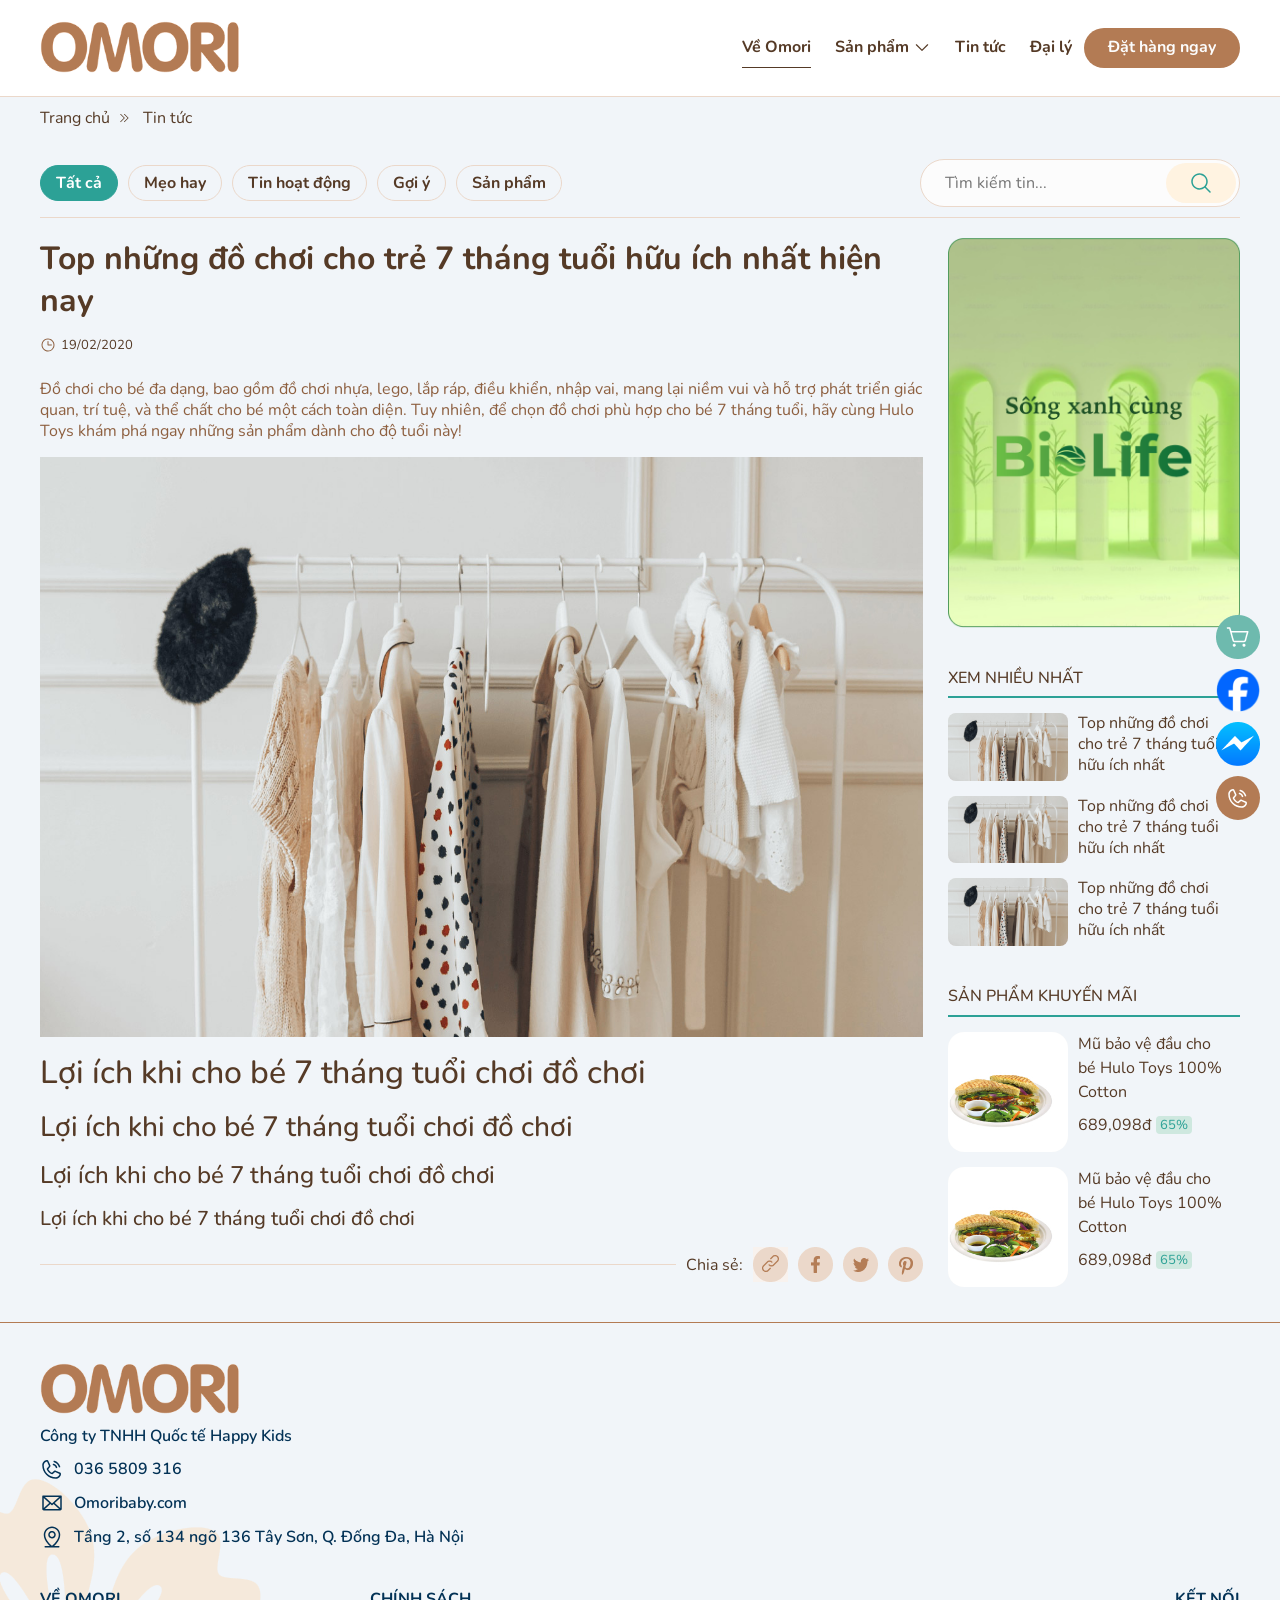
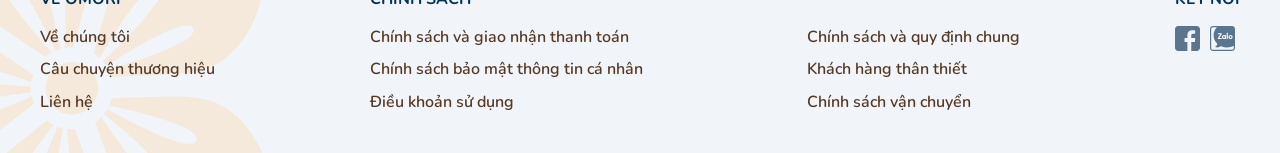
<file: HTML-PC/chitiet-tintuc.html>
<!DOCTYPE html>
<html lang="en">

<head>
    <meta charset="UTF-8">
    <meta name="viewport" content="width=device-width, initial-scale=1, shrink-to-fit=no">
    <meta http-equiv="X-UA-Compatible" content="ie=edge">
    <title>Omori</title>
    <link rel="stylesheet" href="css/bootstrap.min.css">
    <link rel="stylesheet" href="css/swiper-bundle.min.css">
    <link rel="stylesheet" href="css/jquery-ui.css">
    <link rel="stylesheet" href="icofont/icofont.min.css" />
    <link rel="stylesheet" href="css/main.css">
</head>

<body>
    <!-- Header Start -->
    <header class="header">
        <div class="container">
            <nav class="navbar navbar-expand-lg">
                <a class="navbar-brand" href="#">
                    <div class="logo">
                        <img class="green" src="images/Logo.png" alt="" />
                    </div>
                </a>
                <button class="navbar-toggler" type="button" data-toggle="collapse"
                    data-target="#navbarSupportedContent" aria-controls="navbarSupportedContent" aria-expanded="false"
                    aria-label="Toggle navigation">
                    <i class="icofont-navigation-menu"></i>
                </button>

                <div class="collapse navbar-collapse" id="navbarSupportedContent">
                    <ul class="navbar-nav ml-auto">
                        <li class="nav-item active">
                            <a class="nav-link" href="#">Về Omori</a>
                        </li>

                        <li class="nav-item dropdown">
                            <a class="nav-link dropdown-toggle" data-toggle="dropdown" href="#" role="button"
                                aria-haspopup="true" aria-expanded="false">Sản phẩm</a>
                            <div class="dropdown-menu">
                                <a class="dropdown-item" href="#">Tã dán</a>
                                <a class="dropdown-item" href="#">Tã quần</a>
                                <a class="dropdown-item" href="#">Khăn ướt</a>
                            </div>
                        </li>
                        <li class="nav-item">
                            <a class="nav-link" href="#">Tin tức</a>
                        </li>
                        <li class="nav-item">
                            <a class="nav-link" href="#">Đại lý</a>
                        </li>
                    </ul>
                    <a href="" class="btn btn-base">Đặt hàng ngay</a>
                </div>
            </nav>
        </div>
    </header>
    <!-- Header End -->
    <ul class="social-fixed">
        <li><a href=""><img src="images/cart.png" alt="" /> </a></li>
        <li><a href=""><img src="images/fb.png" alt="" /></a></li>
        <li><a href=""><img src="images/mess.png" alt="" /></a></li>
        <li>
            <a href="tel:036 5809 316" class="hotline">
                <svg width="24" height="24" viewBox="0 0 24 24" fill="none" xmlns="http://www.w3.org/2000/svg">
                    <path
                        d="M13.5253 4.30599C13.5508 4.21081 13.5947 4.12158 13.6547 4.04339C13.7147 3.9652 13.7894 3.8996 13.8748 3.85032C13.9601 3.80104 14.0543 3.76906 14.152 3.7562C14.2496 3.74334 14.3489 3.74985 14.4441 3.77537C15.8344 4.13813 17.103 4.86497 18.119 5.88103C19.1351 6.89708 19.8619 8.16562 20.2247 9.55599C20.2502 9.65116 20.2567 9.75042 20.2439 9.84811C20.231 9.94579 20.199 10.04 20.1497 10.1253C20.1005 10.2106 20.0349 10.2854 19.9567 10.3454C19.8785 10.4053 19.7893 10.4493 19.6941 10.4747C19.6307 10.4914 19.5655 10.4999 19.5 10.5001C19.3347 10.5001 19.1741 10.4455 19.043 10.3448C18.912 10.244 18.8179 10.1029 18.7753 9.94318C18.4795 8.80817 17.8863 7.77259 17.0569 6.9432C16.2275 6.11381 15.1919 5.52061 14.0569 5.22474C13.9616 5.19938 13.8723 5.15549 13.794 5.09558C13.7157 5.03566 13.65 4.9609 13.6006 4.87557C13.5513 4.79024 13.5192 4.69601 13.5063 4.59828C13.4933 4.50054 13.4998 4.40122 13.5253 4.30599ZM13.3069 8.22474C14.5997 8.56974 15.4303 9.40037 15.7753 10.6932C15.8179 10.8529 15.912 10.994 16.043 11.0948C16.1741 11.1955 16.3347 11.25 16.5 11.2501C16.5655 11.2499 16.6307 11.2414 16.6941 11.2247C16.7893 11.1993 16.8785 11.1553 16.9567 11.0954C17.0349 11.0354 17.1005 10.9606 17.1497 10.8753C17.199 10.79 17.231 10.6958 17.2439 10.5981C17.2567 10.5004 17.2502 10.4012 17.2247 10.306C16.7447 8.50974 15.4903 7.25537 13.6941 6.77537C13.5019 6.72402 13.2971 6.75113 13.1249 6.85073C12.9527 6.95033 12.8271 7.11426 12.7758 7.30646C12.7244 7.49866 12.7516 7.70338 12.8512 7.87559C12.9508 8.04781 13.1147 8.1734 13.3069 8.22474ZM20.9888 17.1638C20.8216 18.4341 20.1977 19.6002 19.2337 20.4442C18.2696 21.2882 17.0313 21.7523 15.75 21.7501C8.30626 21.7501 2.25001 15.6938 2.25001 8.25005C2.24771 6.96876 2.7119 5.73045 3.55588 4.76639C4.39986 3.80234 5.56592 3.17847 6.83626 3.0113C7.1575 2.97208 7.4828 3.0378 7.76362 3.19865C8.04444 3.35951 8.2657 3.60687 8.39438 3.9038L10.3744 8.32412V8.33537C10.4729 8.56267 10.5136 8.81083 10.4928 9.05769C10.472 9.30455 10.3904 9.54242 10.2553 9.75005C10.2384 9.77537 10.2206 9.7988 10.2019 9.82224L8.25001 12.136C8.9522 13.5629 10.4447 15.0422 11.8903 15.7463L14.1722 13.8047C14.1946 13.7859 14.2181 13.7684 14.2425 13.7522C14.45 13.6139 14.6887 13.5294 14.937 13.5065C15.1853 13.4836 15.4354 13.5229 15.6647 13.621L15.6769 13.6266L20.0934 15.6057C20.3909 15.7339 20.6389 15.955 20.8003 16.2358C20.9616 16.5167 21.0278 16.8422 20.9888 17.1638ZM19.5 16.9763C19.5 16.9763 19.4934 16.9763 19.4897 16.9763L15.0834 15.0029L12.8006 16.9444C12.7785 16.9632 12.7553 16.9807 12.7313 16.9969C12.5154 17.1409 12.2659 17.2265 12.0071 17.2452C11.7483 17.2639 11.489 17.2152 11.2547 17.1038C9.49876 16.2554 7.74845 14.5182 6.89907 12.781C6.7866 12.5484 6.73613 12.2906 6.75255 12.0327C6.76898 11.7749 6.85174 11.5256 6.99282 11.3091C7.00872 11.2837 7.02659 11.2596 7.04626 11.2369L9.00001 8.92037L7.03126 4.51412C7.03089 4.51038 7.03089 4.50661 7.03126 4.50287C6.12212 4.62146 5.28739 5.0674 4.68339 5.75716C4.0794 6.44693 3.74755 7.33322 3.75001 8.25005C3.75348 11.4316 5.01888 14.4818 7.26856 16.7315C9.51825 18.9812 12.5685 20.2466 15.75 20.2501C16.6663 20.2532 17.5523 19.9225 18.2425 19.3198C18.9327 18.7171 19.3797 17.8837 19.5 16.9754V16.9763Z"
                        fill="#ffffff" />
                </svg>

                <span>036 5809 316</span>
            </a>
        </li>
    </ul>
    
 <div class="banner-breadcrumb">
    <div class="breadcrumb">
        <div class="container">
            <ul>
                <li><a href="">Trang chủ</a></li>
                <li><a href="">Tin tức</a></li>
            </ul>
        </div>
    </div>
</div>
<section class="section-news section-news-detail">
    <div class="container">
        <div class="wrap-news cat-menu">
            <div class="content">
                <div class="flex">
                    <ul class="list-cat">
                        <li class="active"> <a href="" class="cat-tag">Tất cả</a></li>
                        <li> <a href="" class="cat-tag">Mẹo hay</a></li>
                        <li> <a href="" class="cat-tag">Tin hoạt động</a></li>
                        <li> <a href="" class="cat-tag">Gợi ý </a></li>
                        <li> <a href="" class="cat-tag">Sản phẩm</a></li>
                    </ul>
                    <div class="form-search">
                        <form>
                            <input type="text" placeholder="Tìm kiếm tin...">
                            <button type="button" class="btn-search"><i class="icon icon-search"></i></button>
                        </form>
                    </div>
                </div>
            </div>
        </div>
        <div class="wrap-news">
            <div class="content">

                <h1 class="title-news">Top những đồ chơi cho trẻ 7 tháng tuổi hữu ích nhất hiện nay</h1>

                <div class="flex-cat">
                    <span class="time">
                        <i class="icon icon-time"></i>
                        19/02/2020
                    </span>
                    <!-- <a href="" class="cat-tag">Đồ chơi</a> -->
                </div>
                <div class="details">
                    <p>Đồ chơi cho bé đa dạng, bao gồm đồ chơi nhựa, lego, lắp ráp, điều khiển, nhập vai, mang lại niềm
                        vui
                        và hỗ trợ phát triển giác quan, trí tuệ, và thể chất cho bé một cách toàn diện. Tuy nhiên, để
                        chọn
                        đồ chơi phù hợp cho bé 7 tháng tuổi, hãy cùng Hulo Toys khám phá ngay những sản phẩm dành cho độ
                        tuổi này!</p>
                    <img src="images/banner.jpg" alt="" />
                    <h2>Lợi ích khi cho bé 7 tháng tuổi chơi đồ chơi</h2>
                    <h3>Lợi ích khi cho bé 7 tháng tuổi chơi đồ chơi</h3>
                    <h4>Lợi ích khi cho bé 7 tháng tuổi chơi đồ chơi</h4>
                    <h5>Lợi ích khi cho bé 7 tháng tuổi chơi đồ chơi</h5>
                </div>
                <div class="link-share">
                    <span>Chia sẻ:</span>
                    <ul>
                        <li><a href=""><img src="images/copy.png" alt="" /></a></li>
                        <li><a href=""><img src="images/facebook.png" alt="" /></a></li>
                        <li><a href=""><img src="images/twiter.png" alt="" /></a></li>
                        <li><a href=""><img src="images/pinterest.png" alt="" /></a></li>
                    </ul>
                </div>
            </div>

            <div class="siderbar-news">
                <div class="box-side box-side-ads">
                    <img src="images/banner-news.png" alt="" />
                </div>
                <div class="box-side">
                    <h3 class="title">
                        XEM NHIỀU NHẤT
                    </h3>
                    <div class="list-news">
                        <div class="item-news">
                            <div class="box-news">
                                <div class="thumb-art">
                                    <div class="thumb thumb-news">
                                        <a href=""><img src="images/banner.jpg" alt="" /> </a>
                                    </div>
                                </div>
                                <div class="right-content">
                                    <h2 class="title-news">
                                        <a href="">Top những đồ chơi cho trẻ 7 tháng tuổi hữu ích nhất</a>
                                    </h2>

                                </div>
                            </div>
                        </div>
                        <div class="item-news">
                            <div class="box-news">
                                <div class="thumb-art">
                                    <div class="thumb thumb-news">
                                        <a href=""><img src="images/banner.jpg" alt="" /> </a>
                                    </div>
                                </div>
                                <div class="right-content">
                                    <h2 class="title-news">
                                        <a href="">Top những đồ chơi cho trẻ 7 tháng tuổi hữu ích nhất</a>
                                    </h2>

                                </div>
                            </div>
                        </div>
                        <div class="item-news">
                            <div class="box-news">
                                <div class="thumb-art">
                                    <div class="thumb thumb-news">
                                        <a href=""><img src="images/banner.jpg" alt="" /> </a>
                                    </div>
                                </div>
                                <div class="right-content">
                                    <h2 class="title-news">
                                        <a href="">Top những đồ chơi cho trẻ 7 tháng tuổi hữu ích nhất</a>
                                    </h2>

                                </div>
                            </div>
                        </div>
                    </div>
                </div>
                <div class="box-side">
                    <h3 class="title">
                        SẢN PHẨM KHUYẾN MÃI
                    </h3>
                    <div class="list-product">
                        <div class="item-product">
                            <a href="">
                                <div class="box-thumb">
                                    <div class="thumb-product">
                                        <img src="images/product.jpg" alt="" />
                                    </div>
                                </div>
                                <div class="box-info">
                                    <h3 class="name-product">Mũ bảo vệ đầu cho bé Hulo Toys 100% Cotton</h3>

                                    <div class="flex-price">
                                        <div class="price-sale">689,098đ</div>
                                        <div class="percent">65%</div>
                                    </div>
                                </div>
                            </a>
                        </div>
                        <div class="item-product">
                            <a href="">
                                <div class="box-thumb">
                                    <div class="thumb-product">
                                        <img src="images/product.jpg" alt="" />
                                    </div>
                                </div>
                                <div class="box-info">
                                    <h3 class="name-product">Mũ bảo vệ đầu cho bé Hulo Toys 100% Cotton</h3>

                                    <div class="flex-price">
                                        <div class="price-sale">689,098đ</div>
                                        <div class="percent">65%</div>
                                    </div>
                                </div>
                            </a>
                        </div>
                    </div>
                </div>
            </div>
        </div>
    </div>
</section>



    <!-- Footer Start-->
    <footer class="footer">
        <div class="container">
            <div class="wrap-ft">
                <div class="left-ft">
                    <a href="#">
                        <div class="logo">
                            <img class="green" src="images/Logo.png" alt="" />
                        </div>
                    </a>
                    <p>Công ty TNHH Quốc tế Happy Kids</p>
                    <ul class="grid-address">
                        <li>
                            <svg width="24" height="24" viewBox="0 0 24 24" fill="none"
                                xmlns="http://www.w3.org/2000/svg">
                                <path
                                    d="M13.5253 4.30599C13.5508 4.21081 13.5947 4.12158 13.6547 4.04339C13.7147 3.9652 13.7894 3.8996 13.8748 3.85032C13.9601 3.80104 14.0543 3.76906 14.152 3.7562C14.2496 3.74334 14.3489 3.74985 14.4441 3.77537C15.8344 4.13813 17.103 4.86497 18.119 5.88103C19.1351 6.89708 19.8619 8.16562 20.2247 9.55599C20.2502 9.65116 20.2567 9.75042 20.2439 9.84811C20.231 9.94579 20.199 10.04 20.1497 10.1253C20.1005 10.2106 20.0349 10.2854 19.9567 10.3454C19.8785 10.4053 19.7893 10.4493 19.6941 10.4747C19.6307 10.4914 19.5655 10.4999 19.5 10.5001C19.3347 10.5001 19.1741 10.4455 19.043 10.3448C18.912 10.244 18.8179 10.1029 18.7753 9.94318C18.4795 8.80817 17.8863 7.77259 17.0569 6.9432C16.2275 6.11381 15.1919 5.52061 14.0569 5.22474C13.9616 5.19938 13.8723 5.15549 13.794 5.09558C13.7157 5.03566 13.65 4.9609 13.6006 4.87557C13.5513 4.79024 13.5192 4.69601 13.5063 4.59828C13.4933 4.50054 13.4998 4.40122 13.5253 4.30599ZM13.3069 8.22474C14.5997 8.56974 15.4303 9.40037 15.7753 10.6932C15.8179 10.8529 15.912 10.994 16.043 11.0948C16.1741 11.1955 16.3347 11.25 16.5 11.2501C16.5655 11.2499 16.6307 11.2414 16.6941 11.2247C16.7893 11.1993 16.8785 11.1553 16.9567 11.0954C17.0349 11.0354 17.1005 10.9606 17.1497 10.8753C17.199 10.79 17.231 10.6958 17.2439 10.5981C17.2567 10.5004 17.2502 10.4012 17.2247 10.306C16.7447 8.50974 15.4903 7.25537 13.6941 6.77537C13.5019 6.72402 13.2971 6.75113 13.1249 6.85073C12.9527 6.95033 12.8271 7.11426 12.7758 7.30646C12.7244 7.49866 12.7516 7.70338 12.8512 7.87559C12.9508 8.04781 13.1147 8.1734 13.3069 8.22474ZM20.9888 17.1638C20.8216 18.4341 20.1977 19.6002 19.2337 20.4442C18.2696 21.2882 17.0313 21.7523 15.75 21.7501C8.30626 21.7501 2.25001 15.6938 2.25001 8.25005C2.24771 6.96876 2.7119 5.73045 3.55588 4.76639C4.39986 3.80234 5.56592 3.17847 6.83626 3.0113C7.1575 2.97208 7.4828 3.0378 7.76362 3.19865C8.04444 3.35951 8.2657 3.60687 8.39438 3.9038L10.3744 8.32412V8.33537C10.4729 8.56267 10.5136 8.81083 10.4928 9.05769C10.472 9.30455 10.3904 9.54242 10.2553 9.75005C10.2384 9.77537 10.2206 9.7988 10.2019 9.82224L8.25001 12.136C8.9522 13.5629 10.4447 15.0422 11.8903 15.7463L14.1722 13.8047C14.1946 13.7859 14.2181 13.7684 14.2425 13.7522C14.45 13.6139 14.6887 13.5294 14.937 13.5065C15.1853 13.4836 15.4354 13.5229 15.6647 13.621L15.6769 13.6266L20.0934 15.6057C20.3909 15.7339 20.6389 15.955 20.8003 16.2358C20.9616 16.5167 21.0278 16.8422 20.9888 17.1638ZM19.5 16.9763C19.5 16.9763 19.4934 16.9763 19.4897 16.9763L15.0834 15.0029L12.8006 16.9444C12.7785 16.9632 12.7553 16.9807 12.7313 16.9969C12.5154 17.1409 12.2659 17.2265 12.0071 17.2452C11.7483 17.2639 11.489 17.2152 11.2547 17.1038C9.49876 16.2554 7.74845 14.5182 6.89907 12.781C6.7866 12.5484 6.73613 12.2906 6.75255 12.0327C6.76898 11.7749 6.85174 11.5256 6.99282 11.3091C7.00872 11.2837 7.02659 11.2596 7.04626 11.2369L9.00001 8.92037L7.03126 4.51412C7.03089 4.51038 7.03089 4.50661 7.03126 4.50287C6.12212 4.62146 5.28739 5.0674 4.68339 5.75716C4.0794 6.44693 3.74755 7.33322 3.75001 8.25005C3.75348 11.4316 5.01888 14.4818 7.26856 16.7315C9.51825 18.9812 12.5685 20.2466 15.75 20.2501C16.6663 20.2532 17.5523 19.9225 18.2425 19.3198C18.9327 18.7171 19.3797 17.8837 19.5 16.9754V16.9763Z"
                                    fill="#033256" />
                            </svg>
                            036 5809 316
                        </li>
                        <li>
                            <svg xmlns="http://www.w3.org/2000/svg" width="24" height="24" viewBox="0 0 24 24"
                                fill="none">
                                <path
                                    d="M21 4.5H3C2.80109 4.5 2.61032 4.57902 2.46967 4.71967C2.32902 4.86032 2.25 5.05109 2.25 5.25V18C2.25 18.3978 2.40804 18.7794 2.68934 19.0607C2.97064 19.342 3.35218 19.5 3.75 19.5H20.25C20.6478 19.5 21.0294 19.342 21.3107 19.0607C21.592 18.7794 21.75 18.3978 21.75 18V5.25C21.75 5.05109 21.671 4.86032 21.5303 4.71967C21.3897 4.57902 21.1989 4.5 21 4.5ZM12 12.4828L4.92844 6H19.0716L12 12.4828ZM9.25406 12L3.75 17.0447V6.95531L9.25406 12ZM10.3641 13.0172L11.4891 14.0531C11.6274 14.1801 11.8084 14.2506 11.9963 14.2506C12.1841 14.2506 12.3651 14.1801 12.5034 14.0531L13.6284 13.0172L19.0659 18H4.92844L10.3641 13.0172ZM14.7459 12L20.25 6.95438V17.0456L14.7459 12Z"
                                    fill="#033256" />
                            </svg>Omoribaby.com
                        </li>
                        <li>
                            <svg xmlns="http://www.w3.org/2000/svg" width="24" height="24" viewBox="0 0 24 24"
                                fill="none">
                                <path
                                    d="M18.75 21H14.1131C14.892 20.3045 15.6266 19.5608 16.3125 18.7734C18.8859 15.8138 20.25 12.6938 20.25 9.75C20.25 7.56196 19.3808 5.46354 17.8336 3.91637C16.2865 2.36919 14.188 1.5 12 1.5C9.81196 1.5 7.71354 2.36919 6.16637 3.91637C4.61919 5.46354 3.75 7.56196 3.75 9.75C3.75 12.6938 5.11031 15.8138 7.6875 18.7734C8.37338 19.5608 9.10795 20.3045 9.88688 21H5.25C5.05109 21 4.86032 21.079 4.71967 21.2197C4.57902 21.3603 4.5 21.5511 4.5 21.75C4.5 21.9489 4.57902 22.1397 4.71967 22.2803C4.86032 22.421 5.05109 22.5 5.25 22.5H18.75C18.9489 22.5 19.1397 22.421 19.2803 22.2803C19.421 22.1397 19.5 21.9489 19.5 21.75C19.5 21.5511 19.421 21.3603 19.2803 21.2197C19.1397 21.079 18.9489 21 18.75 21ZM5.25 9.75C5.25 7.95979 5.96116 6.2429 7.22703 4.97703C8.4929 3.71116 10.2098 3 12 3C13.7902 3 15.5071 3.71116 16.773 4.97703C18.0388 6.2429 18.75 7.95979 18.75 9.75C18.75 15.1153 13.5497 19.5938 12 20.8125C10.4503 19.5938 5.25 15.1153 5.25 9.75ZM15.75 9.75C15.75 9.00832 15.5301 8.2833 15.118 7.66661C14.706 7.04993 14.1203 6.56928 13.4351 6.28545C12.7498 6.00162 11.9958 5.92736 11.2684 6.07205C10.541 6.21675 9.8728 6.5739 9.34835 7.09835C8.8239 7.6228 8.46675 8.29098 8.32205 9.01841C8.17736 9.74584 8.25162 10.4998 8.53545 11.1851C8.81928 11.8703 9.29993 12.456 9.91661 12.868C10.5333 13.2801 11.2583 13.5 12 13.5C12.9946 13.5 13.9484 13.1049 14.6517 12.4017C15.3549 11.6984 15.75 10.7446 15.75 9.75ZM9.75 9.75C9.75 9.30499 9.88196 8.86998 10.1292 8.49997C10.3764 8.12996 10.7278 7.84157 11.139 7.67127C11.5501 7.50097 12.0025 7.45642 12.439 7.54323C12.8754 7.63005 13.2763 7.84434 13.591 8.15901C13.9057 8.47368 14.12 8.87459 14.2068 9.31105C14.2936 9.7475 14.249 10.1999 14.0787 10.611C13.9084 11.0222 13.62 11.3736 13.25 11.6208C12.88 11.868 12.445 12 12 12C11.4033 12 10.831 11.7629 10.409 11.341C9.98705 10.919 9.75 10.3467 9.75 9.75Z"
                                    fill="#033256" />
                            </svg>
                            Tầng 2, số 134 ngõ 136 Tây Sơn, Q. Đống Đa, Hà Nội
                        </li>
                    </ul>
                </div>
                <div class="right-ft">
                    <iframe
                        src="https://www.facebook.com/plugins/page.php?href=https%3A%2F%2Fwww.facebook.com%2FMetaVietnam&tabs&width=300&height=130&small_header=true&adapt_container_width=true&hide_cover=false&show_facepile=true&appId"
                        width="100%" height="130" style="border:none;overflow:hidden" scrolling="no" frameborder="0"
                        allowfullscreen="true"
                        allow="autoplay; clipboard-write; encrypted-media; picture-in-picture; web-share">
                    </iframe>
                </div>
            </div>
            <div class="wrap-ft">
                <div class="left-ft">
                    <div class="flex-link">
                        <div class="item">
                            <h4 class="title">VỀ Omori</h4>
                            <ul>
                                <li><a href="">Về chúng tôi</a></li>
                                <li><a href="">Câu chuyện thương hiệu</a></li>
                                <li><a href="">Liên hệ</a></li>
                            </ul>
                        </div>
                        <div class="item cols-2">
                            <h4 class="title">CHÍNH SÁCH</h4>
                            <ul>
                                <li><a href="">Chính sách và giao nhận thanh toán</a></li>
                                <li><a href="">Chính sách bảo mật thông tin cá nhân</a></li>
                                <li><a href="">Điều khoản sử dụng</a></li>
                            </ul>
                            <ul>
                                <li><a href="">Chính sách và quy định chung</a></li>
                                <li><a href="">Khách hàng thân thiết</a></li>
                                <li><a href="">Chính sách vận chuyển</a></li>
                            </ul>
                        </div>
                        <div class="item">
                            <div class="social">
                                <h4 class="title">Kết nối</h4>
                                <ul>
                                    <li><a href=""><img src="images/ic-facebook.svg" alt="" /></a></li>
                                    <li><a href=""><img src="images/zalo.svg" alt="" /></a></li>
                                </ul>
                            </div>
                        </div>
                    </div>

                </div>
                
            </div>
        </div>
    </footer>
    <!-- Footer End-->
    <button class="backToTopBtn"></button>
    <script src="js/jquery.min.js"></script>
    <script src="js/popper.min.js"></script>
    <script src="js/bootstrap.min.js"></script>
    <script src="js/swiper-bundle.min.js"></script>
    <script src="js/jquery-ui.js"></script>
    <script src="js/common.js"></script>
    <!-- build:script -->
    
</body>

</html>
</file>
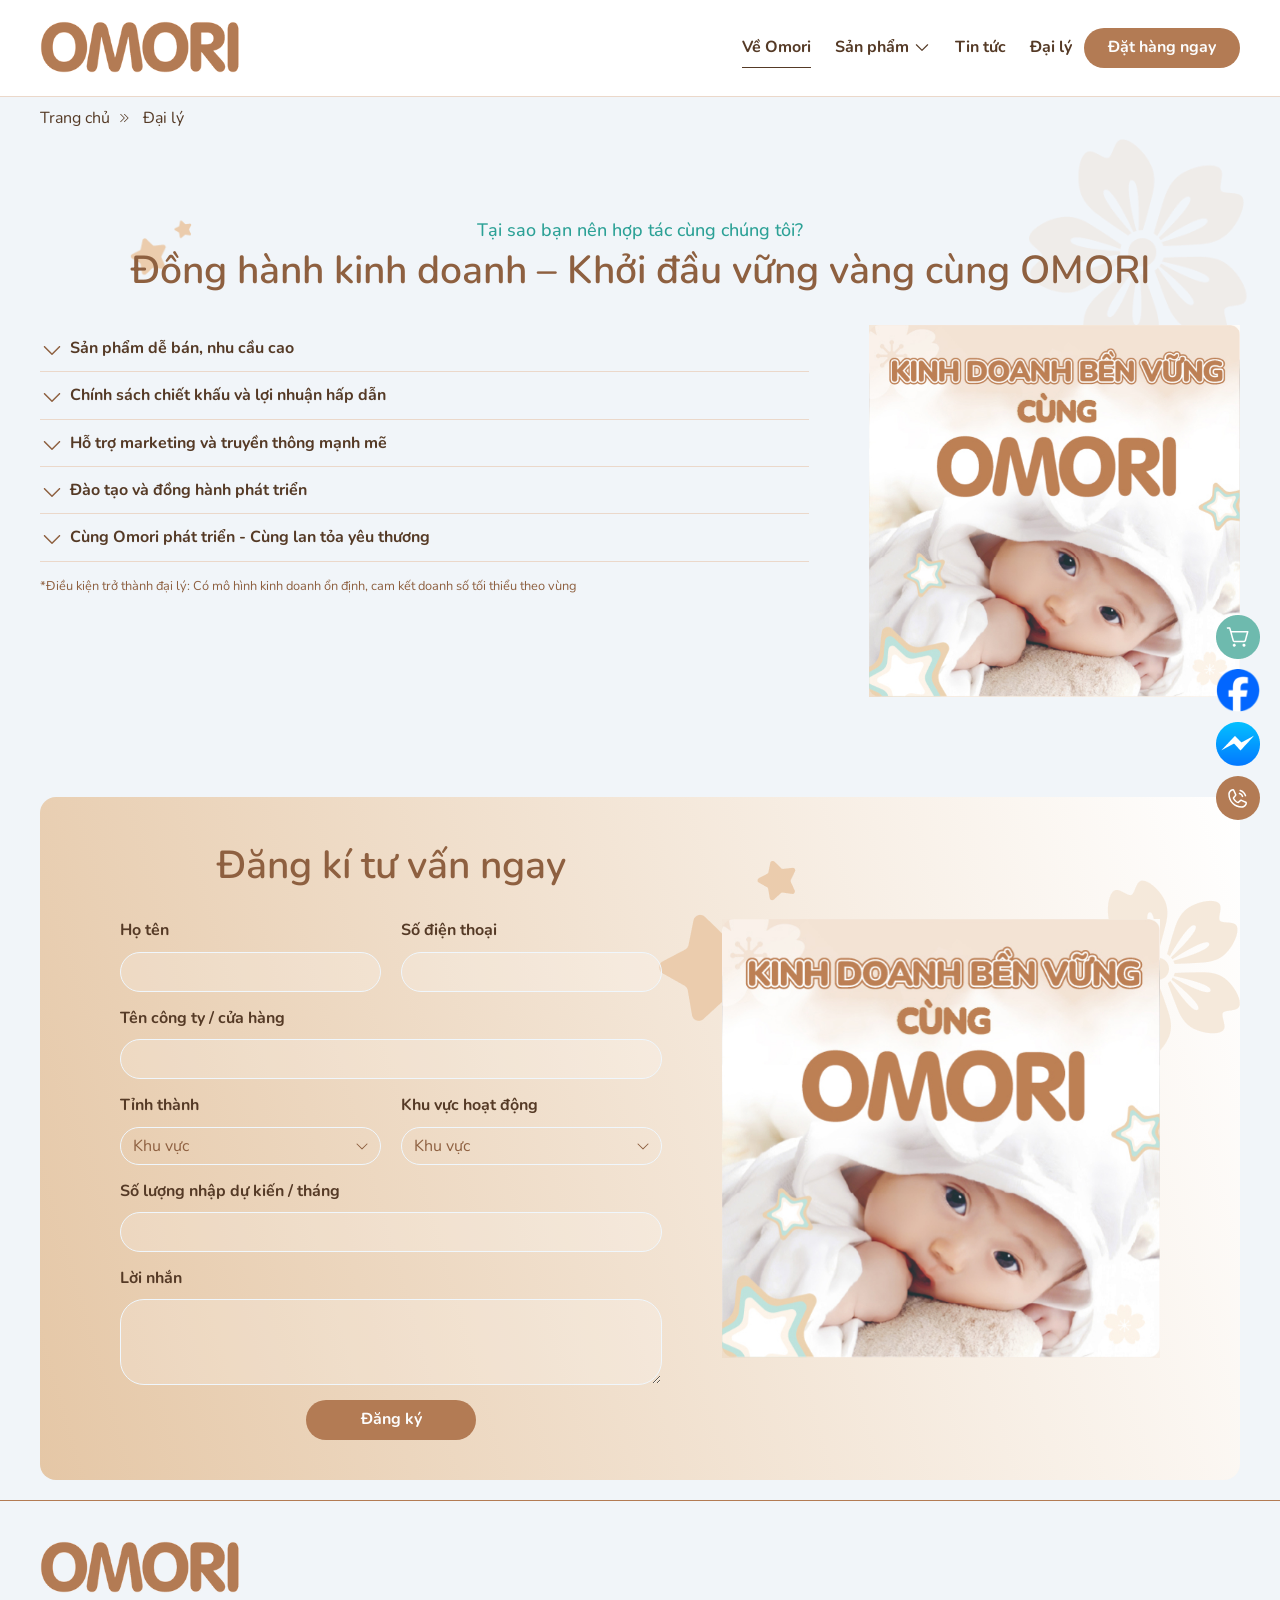
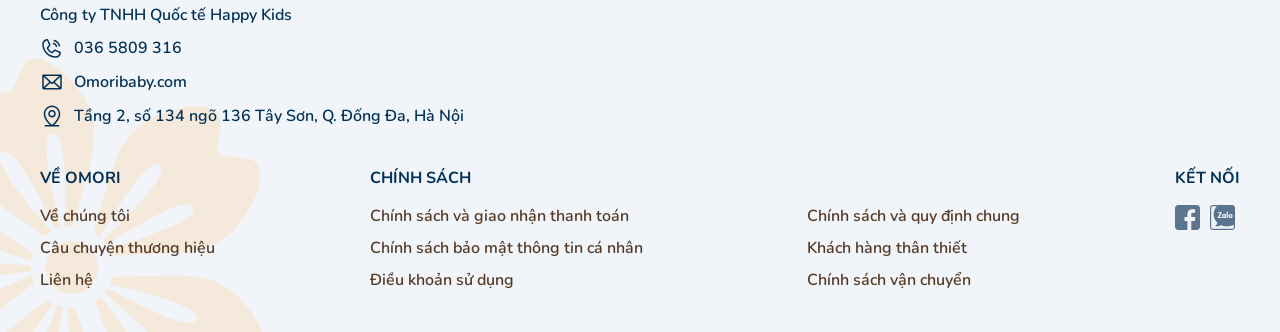
<file: HTML-PC/dai-ly.html>
<!DOCTYPE html>
<html lang="en">

<head>
    <meta charset="UTF-8">
    <meta name="viewport" content="width=device-width, initial-scale=1, shrink-to-fit=no">
    <meta http-equiv="X-UA-Compatible" content="ie=edge">
    <title>Omori</title>
    <link rel="stylesheet" href="css/bootstrap.min.css">
    <link rel="stylesheet" href="css/swiper-bundle.min.css">
    <link rel="stylesheet" href="css/jquery-ui.css">
    <link rel="stylesheet" href="icofont/icofont.min.css" />
    <link rel="stylesheet" href="css/main.css">
</head>

<body>
    <!-- Header Start -->
    <header class="header">
        <div class="container">
            <nav class="navbar navbar-expand-lg">
                <a class="navbar-brand" href="#">
                    <div class="logo">
                        <img class="green" src="images/Logo.png" alt="" />
                    </div>
                </a>
                <button class="navbar-toggler" type="button" data-toggle="collapse"
                    data-target="#navbarSupportedContent" aria-controls="navbarSupportedContent" aria-expanded="false"
                    aria-label="Toggle navigation">
                    <i class="icofont-navigation-menu"></i>
                </button>

                <div class="collapse navbar-collapse" id="navbarSupportedContent">
                    <ul class="navbar-nav ml-auto">
                        <li class="nav-item active">
                            <a class="nav-link" href="#">Về Omori</a>
                        </li>

                        <li class="nav-item dropdown">
                            <a class="nav-link dropdown-toggle" data-toggle="dropdown" href="#" role="button"
                                aria-haspopup="true" aria-expanded="false">Sản phẩm</a>
                            <div class="dropdown-menu">
                                <a class="dropdown-item" href="#">Tã dán</a>
                                <a class="dropdown-item" href="#">Tã quần</a>
                                <a class="dropdown-item" href="#">Khăn ướt</a>
                            </div>
                        </li>
                        <li class="nav-item">
                            <a class="nav-link" href="#">Tin tức</a>
                        </li>
                        <li class="nav-item">
                            <a class="nav-link" href="#">Đại lý</a>
                        </li>
                    </ul>
                    <a href="" class="btn btn-base">Đặt hàng ngay</a>
                </div>
            </nav>
        </div>
    </header>
    <!-- Header End -->
    <ul class="social-fixed">
        <li><a href=""><img src="images/cart.png" alt="" /> </a></li>
        <li><a href=""><img src="images/fb.png" alt="" /></a></li>
        <li><a href=""><img src="images/mess.png" alt="" /></a></li>
        <li>
            <a href="tel:036 5809 316" class="hotline">
                <svg width="24" height="24" viewBox="0 0 24 24" fill="none" xmlns="http://www.w3.org/2000/svg">
                    <path
                        d="M13.5253 4.30599C13.5508 4.21081 13.5947 4.12158 13.6547 4.04339C13.7147 3.9652 13.7894 3.8996 13.8748 3.85032C13.9601 3.80104 14.0543 3.76906 14.152 3.7562C14.2496 3.74334 14.3489 3.74985 14.4441 3.77537C15.8344 4.13813 17.103 4.86497 18.119 5.88103C19.1351 6.89708 19.8619 8.16562 20.2247 9.55599C20.2502 9.65116 20.2567 9.75042 20.2439 9.84811C20.231 9.94579 20.199 10.04 20.1497 10.1253C20.1005 10.2106 20.0349 10.2854 19.9567 10.3454C19.8785 10.4053 19.7893 10.4493 19.6941 10.4747C19.6307 10.4914 19.5655 10.4999 19.5 10.5001C19.3347 10.5001 19.1741 10.4455 19.043 10.3448C18.912 10.244 18.8179 10.1029 18.7753 9.94318C18.4795 8.80817 17.8863 7.77259 17.0569 6.9432C16.2275 6.11381 15.1919 5.52061 14.0569 5.22474C13.9616 5.19938 13.8723 5.15549 13.794 5.09558C13.7157 5.03566 13.65 4.9609 13.6006 4.87557C13.5513 4.79024 13.5192 4.69601 13.5063 4.59828C13.4933 4.50054 13.4998 4.40122 13.5253 4.30599ZM13.3069 8.22474C14.5997 8.56974 15.4303 9.40037 15.7753 10.6932C15.8179 10.8529 15.912 10.994 16.043 11.0948C16.1741 11.1955 16.3347 11.25 16.5 11.2501C16.5655 11.2499 16.6307 11.2414 16.6941 11.2247C16.7893 11.1993 16.8785 11.1553 16.9567 11.0954C17.0349 11.0354 17.1005 10.9606 17.1497 10.8753C17.199 10.79 17.231 10.6958 17.2439 10.5981C17.2567 10.5004 17.2502 10.4012 17.2247 10.306C16.7447 8.50974 15.4903 7.25537 13.6941 6.77537C13.5019 6.72402 13.2971 6.75113 13.1249 6.85073C12.9527 6.95033 12.8271 7.11426 12.7758 7.30646C12.7244 7.49866 12.7516 7.70338 12.8512 7.87559C12.9508 8.04781 13.1147 8.1734 13.3069 8.22474ZM20.9888 17.1638C20.8216 18.4341 20.1977 19.6002 19.2337 20.4442C18.2696 21.2882 17.0313 21.7523 15.75 21.7501C8.30626 21.7501 2.25001 15.6938 2.25001 8.25005C2.24771 6.96876 2.7119 5.73045 3.55588 4.76639C4.39986 3.80234 5.56592 3.17847 6.83626 3.0113C7.1575 2.97208 7.4828 3.0378 7.76362 3.19865C8.04444 3.35951 8.2657 3.60687 8.39438 3.9038L10.3744 8.32412V8.33537C10.4729 8.56267 10.5136 8.81083 10.4928 9.05769C10.472 9.30455 10.3904 9.54242 10.2553 9.75005C10.2384 9.77537 10.2206 9.7988 10.2019 9.82224L8.25001 12.136C8.9522 13.5629 10.4447 15.0422 11.8903 15.7463L14.1722 13.8047C14.1946 13.7859 14.2181 13.7684 14.2425 13.7522C14.45 13.6139 14.6887 13.5294 14.937 13.5065C15.1853 13.4836 15.4354 13.5229 15.6647 13.621L15.6769 13.6266L20.0934 15.6057C20.3909 15.7339 20.6389 15.955 20.8003 16.2358C20.9616 16.5167 21.0278 16.8422 20.9888 17.1638ZM19.5 16.9763C19.5 16.9763 19.4934 16.9763 19.4897 16.9763L15.0834 15.0029L12.8006 16.9444C12.7785 16.9632 12.7553 16.9807 12.7313 16.9969C12.5154 17.1409 12.2659 17.2265 12.0071 17.2452C11.7483 17.2639 11.489 17.2152 11.2547 17.1038C9.49876 16.2554 7.74845 14.5182 6.89907 12.781C6.7866 12.5484 6.73613 12.2906 6.75255 12.0327C6.76898 11.7749 6.85174 11.5256 6.99282 11.3091C7.00872 11.2837 7.02659 11.2596 7.04626 11.2369L9.00001 8.92037L7.03126 4.51412C7.03089 4.51038 7.03089 4.50661 7.03126 4.50287C6.12212 4.62146 5.28739 5.0674 4.68339 5.75716C4.0794 6.44693 3.74755 7.33322 3.75001 8.25005C3.75348 11.4316 5.01888 14.4818 7.26856 16.7315C9.51825 18.9812 12.5685 20.2466 15.75 20.2501C16.6663 20.2532 17.5523 19.9225 18.2425 19.3198C18.9327 18.7171 19.3797 17.8837 19.5 16.9754V16.9763Z"
                        fill="#ffffff" />
                </svg>

                <span>036 5809 316</span>
            </a>
        </li>
    </ul>
    

 <div class="banner-breadcrumb">
    <div class="breadcrumb">

        <div class="container">
            <ul>
                <li><a href="">Trang chủ</a></li>
                <li><a href="">Đại lý</a></li>
            </ul>
        </div>
    </div>
</div>
<section class="section-daily">
    <div class="container">
        <div class="text-center mb-4">
            <h3 class="sub-title">Tại sao bạn nên hợp tác cùng chúng tôi?</h3>
            <h2 class="title-section">Đồng hành kinh doanh – Khởi đầu vững vàng cùng OMORI</h2>
        </div>
        <div class="flex align-items-start">
            <div class="accordion">
                <div class="accordion-group">
                    <div class="accordion-toggle">Sản phẩm dễ bán, nhu cầu cao</div>
                    <div class="accordion-panel">
                        <p>Text demo theo ảnh: Sản phẩm dễ bán, nhu cầu cao...</p>
                    </div>
                </div>
                <div class="accordion-group">
                    <div class="accordion-toggle">Chính sách chiết khấu và lợi nhuận hấp dẫn</div>
                    <div class="accordion-panel">
                        <p>Text demo...</p>
                    </div>
                </div>
                <div class="accordion-group">
                    <div class="accordion-toggle">Hỗ trợ marketing và truyền thông mạnh mẽ</div>
                    <div class="accordion-panel">
                        <p>Text demo...</p>
                    </div>
                </div>
                <div class="accordion-group">
                    <div class="accordion-toggle">Đào tạo và đồng hành phát triển</div>
                    <div class="accordion-panel">
                        <p>Text demo...</p>
                    </div>
                </div>
                <div class="accordion-group">
                    <div class="accordion-toggle">Cùng Omori phát triển - Cùng lan tỏa yêu thương</div>
                    <div class="accordion-panel">
                        <p>Text demo...</p>
                    </div>
                </div>
                <small class="mt-3 d-block">*Điều kiện trở thành đại lý: Có mô hình kinh doanh ổn định, cam kết doanh số
                    tối thiểu theo vùng</small>

            </div>
            <div class="box-product">
                <img src="images/img1.jpg" alt="" />
            </div>
        </div>
    </div>
</section>
<section class="section-contact section-contact-page">
    <div class="container">
        <div class="block-contact">
            <div class="flex">
                <form>
                    <div class="grid-box">

                        <h2 class="title-section text-center">Đăng kí tư vấn ngay</h2>
                        <div class="grid-2">
                            <div class="form-group form-group-2">
                                <label>Họ tên</label>
                                <input class="form-control" type="text">
                            </div>
                            <div class="form-group form-group-2">
                                <label>Số điện thoại</label>
                                <input class="form-control" type="tel">
                            </div>
                        </div>

                        <div class="form-group">
                            <label>Tên công ty / cửa hàng</label>
                            <input class="form-control" type="text">
                        </div>
                        <div class="grid-2">
                            <div class="form-group form-group-2">
                                <label>Tỉnh thành </label>
                                <select class="form-control">
                                    <option>Khu vực</option>
                                    <option>Khu vực 2</option>
                                </select>
                            </div>
                            <div class="form-group form-group-2">
                                <label>Khu vực hoạt động</label>
                                <select class="form-control">
                                    <option>Khu vực</option>
                                    <option>Khu vực 2</option>
                                </select>
                            </div>
                        </div>
                        <div class="form-group">
                            <label>Số lượng nhập dự kiến / tháng</label>
                            <input class="form-control" type="number">
                        </div>
                        <div class="form-group">
                            <label>Lời nhắn</label>
                            <textarea class="form-control" rows="3"></textarea>
                        </div>
                        <div class="action text-center">
                            <a href="#popup-dathang" class="btn btn-base open-popup" style="min-width: 170px;">Đăng
                                ký</a>
                        </div>
                    </div>
                </form>
                <div class="box-product">
                    <img src="images/img1.jpg" alt="" />
                </div>
            </div>
        </div>
    </div>
</section>
<div id="popup-dathang" class="popup-overlay popup">
    <div class="popup-wrapper">
        <div class="popup-content">
            <span class="popup-close">
                <svg xmlns="http://www.w3.org/2000/svg" width="24" height="25" viewBox="0 0 24 25" fill="none">
                    <path
                        d="M19.281 18.7193C19.3507 18.789 19.406 18.8717 19.4437 18.9628C19.4814 19.0538 19.5008 19.1514 19.5008 19.2499C19.5008 19.3485 19.4814 19.4461 19.4437 19.5371C19.406 19.6281 19.3507 19.7109 19.281 19.7806C19.2114 19.8502 19.1286 19.9055 19.0376 19.9432C18.9465 19.9809 18.849 20.0003 18.7504 20.0003C18.6519 20.0003 18.5543 19.9809 18.4632 19.9432C18.3722 19.9055 18.2895 19.8502 18.2198 19.7806L12.0004 13.5602L5.78104 19.7806C5.64031 19.9213 5.44944 20.0003 5.25042 20.0003C5.05139 20.0003 4.86052 19.9213 4.71979 19.7806C4.57906 19.6398 4.5 19.449 4.5 19.2499C4.5 19.0509 4.57906 18.86 4.71979 18.7193L10.9401 12.4999L4.71979 6.28055C4.57906 6.13982 4.5 5.94895 4.5 5.74993C4.5 5.55091 4.57906 5.36003 4.71979 5.2193C4.86052 5.07857 5.05139 4.99951 5.25042 4.99951C5.44944 4.99951 5.64031 5.07857 5.78104 5.2193L12.0004 11.4396L18.2198 5.2193C18.3605 5.07857 18.5514 4.99951 18.7504 4.99951C18.9494 4.99951 19.1403 5.07857 19.281 5.2193C19.4218 5.36003 19.5008 5.55091 19.5008 5.74993C19.5008 5.94895 19.4218 6.13982 19.281 6.28055L13.0607 12.4999L19.281 18.7193Z"
                        fill="#2A3262" />
                </svg>
            </span>
            <div class="section-contact">
                <div class="block-contact">
                    <h2 class="title-section text-center">Đăng kí tư vấn ngay</h2>

                    <div class="flex">
                        <form>
                            <div class="grid-box">

                                <div class="grid-2">
                                    <div class="form-group form-group-2">
                                        <label>Họ tên</label>
                                        <input class="form-control" type="text">
                                    </div>
                                    <div class="form-group form-group-2">
                                        <label>Số điện thoại</label>
                                        <input class="form-control" type="tel">
                                    </div>
                                </div>

                                <div class="form-group">
                                    <label>Tên công ty / cửa hàng</label>
                                    <input class="form-control" type="text">
                                </div>
                                <div class="grid-2">
                                    <div class="form-group form-group-2">
                                        <label>Tỉnh thành </label>
                                        <select class="form-control">
                                            <option>Khu vực</option>
                                            <option>Khu vực 2</option>
                                        </select>
                                    </div>
                                    <div class="form-group form-group-2">
                                        <label>Khu vực hoạt động</label>
                                        <select class="form-control">
                                            <option>Khu vực</option>
                                            <option>Khu vực 2</option>
                                        </select>
                                    </div>
                                </div>
                                <div class="form-group">
                                    <label>Sản phẩm</label>
                                    <select class="form-control">
                                        <option>Sản phẩm</option>
                                        <option>Sản phẩm 2</option>
                                    </select>
                                    <div class="mt-2">
                                        <p>Nơi sản xuất: Mỹ</p>
                                        <p>Số lượng: 42 miếng</p>
                                    </div>

                                </div>
                                <div class="form-group">
                                    <label>Lời nhắn</label>
                                    <textarea class="form-control" rows="3"></textarea>
                                </div>
                                <div class="action text-center">
                                    <a href="#popup-dathang" class="btn btn-base open-popup"
                                        style="min-width: 170px;">Đăng
                                        ký</a>
                                </div>
                            </div>
                        </form>
                        <div class="box-product">
                            <h4 class="title">Tã quần OMORI Balance siêu mềm mại</h4>
                            <div class="price">185.000 đ</div>
                            <img src="images/img.png" alt="" />
                        </div>
                    </div>
                </div>
            </div>
        </div>
    </div>
</div>



    <!-- Footer Start-->
    <footer class="footer">
        <div class="container">
            <div class="wrap-ft">
                <div class="left-ft">
                    <a href="#">
                        <div class="logo">
                            <img class="green" src="images/Logo.png" alt="" />
                        </div>
                    </a>
                    <p>Công ty TNHH Quốc tế Happy Kids</p>
                    <ul class="grid-address">
                        <li>
                            <svg width="24" height="24" viewBox="0 0 24 24" fill="none"
                                xmlns="http://www.w3.org/2000/svg">
                                <path
                                    d="M13.5253 4.30599C13.5508 4.21081 13.5947 4.12158 13.6547 4.04339C13.7147 3.9652 13.7894 3.8996 13.8748 3.85032C13.9601 3.80104 14.0543 3.76906 14.152 3.7562C14.2496 3.74334 14.3489 3.74985 14.4441 3.77537C15.8344 4.13813 17.103 4.86497 18.119 5.88103C19.1351 6.89708 19.8619 8.16562 20.2247 9.55599C20.2502 9.65116 20.2567 9.75042 20.2439 9.84811C20.231 9.94579 20.199 10.04 20.1497 10.1253C20.1005 10.2106 20.0349 10.2854 19.9567 10.3454C19.8785 10.4053 19.7893 10.4493 19.6941 10.4747C19.6307 10.4914 19.5655 10.4999 19.5 10.5001C19.3347 10.5001 19.1741 10.4455 19.043 10.3448C18.912 10.244 18.8179 10.1029 18.7753 9.94318C18.4795 8.80817 17.8863 7.77259 17.0569 6.9432C16.2275 6.11381 15.1919 5.52061 14.0569 5.22474C13.9616 5.19938 13.8723 5.15549 13.794 5.09558C13.7157 5.03566 13.65 4.9609 13.6006 4.87557C13.5513 4.79024 13.5192 4.69601 13.5063 4.59828C13.4933 4.50054 13.4998 4.40122 13.5253 4.30599ZM13.3069 8.22474C14.5997 8.56974 15.4303 9.40037 15.7753 10.6932C15.8179 10.8529 15.912 10.994 16.043 11.0948C16.1741 11.1955 16.3347 11.25 16.5 11.2501C16.5655 11.2499 16.6307 11.2414 16.6941 11.2247C16.7893 11.1993 16.8785 11.1553 16.9567 11.0954C17.0349 11.0354 17.1005 10.9606 17.1497 10.8753C17.199 10.79 17.231 10.6958 17.2439 10.5981C17.2567 10.5004 17.2502 10.4012 17.2247 10.306C16.7447 8.50974 15.4903 7.25537 13.6941 6.77537C13.5019 6.72402 13.2971 6.75113 13.1249 6.85073C12.9527 6.95033 12.8271 7.11426 12.7758 7.30646C12.7244 7.49866 12.7516 7.70338 12.8512 7.87559C12.9508 8.04781 13.1147 8.1734 13.3069 8.22474ZM20.9888 17.1638C20.8216 18.4341 20.1977 19.6002 19.2337 20.4442C18.2696 21.2882 17.0313 21.7523 15.75 21.7501C8.30626 21.7501 2.25001 15.6938 2.25001 8.25005C2.24771 6.96876 2.7119 5.73045 3.55588 4.76639C4.39986 3.80234 5.56592 3.17847 6.83626 3.0113C7.1575 2.97208 7.4828 3.0378 7.76362 3.19865C8.04444 3.35951 8.2657 3.60687 8.39438 3.9038L10.3744 8.32412V8.33537C10.4729 8.56267 10.5136 8.81083 10.4928 9.05769C10.472 9.30455 10.3904 9.54242 10.2553 9.75005C10.2384 9.77537 10.2206 9.7988 10.2019 9.82224L8.25001 12.136C8.9522 13.5629 10.4447 15.0422 11.8903 15.7463L14.1722 13.8047C14.1946 13.7859 14.2181 13.7684 14.2425 13.7522C14.45 13.6139 14.6887 13.5294 14.937 13.5065C15.1853 13.4836 15.4354 13.5229 15.6647 13.621L15.6769 13.6266L20.0934 15.6057C20.3909 15.7339 20.6389 15.955 20.8003 16.2358C20.9616 16.5167 21.0278 16.8422 20.9888 17.1638ZM19.5 16.9763C19.5 16.9763 19.4934 16.9763 19.4897 16.9763L15.0834 15.0029L12.8006 16.9444C12.7785 16.9632 12.7553 16.9807 12.7313 16.9969C12.5154 17.1409 12.2659 17.2265 12.0071 17.2452C11.7483 17.2639 11.489 17.2152 11.2547 17.1038C9.49876 16.2554 7.74845 14.5182 6.89907 12.781C6.7866 12.5484 6.73613 12.2906 6.75255 12.0327C6.76898 11.7749 6.85174 11.5256 6.99282 11.3091C7.00872 11.2837 7.02659 11.2596 7.04626 11.2369L9.00001 8.92037L7.03126 4.51412C7.03089 4.51038 7.03089 4.50661 7.03126 4.50287C6.12212 4.62146 5.28739 5.0674 4.68339 5.75716C4.0794 6.44693 3.74755 7.33322 3.75001 8.25005C3.75348 11.4316 5.01888 14.4818 7.26856 16.7315C9.51825 18.9812 12.5685 20.2466 15.75 20.2501C16.6663 20.2532 17.5523 19.9225 18.2425 19.3198C18.9327 18.7171 19.3797 17.8837 19.5 16.9754V16.9763Z"
                                    fill="#033256" />
                            </svg>
                            036 5809 316
                        </li>
                        <li>
                            <svg xmlns="http://www.w3.org/2000/svg" width="24" height="24" viewBox="0 0 24 24"
                                fill="none">
                                <path
                                    d="M21 4.5H3C2.80109 4.5 2.61032 4.57902 2.46967 4.71967C2.32902 4.86032 2.25 5.05109 2.25 5.25V18C2.25 18.3978 2.40804 18.7794 2.68934 19.0607C2.97064 19.342 3.35218 19.5 3.75 19.5H20.25C20.6478 19.5 21.0294 19.342 21.3107 19.0607C21.592 18.7794 21.75 18.3978 21.75 18V5.25C21.75 5.05109 21.671 4.86032 21.5303 4.71967C21.3897 4.57902 21.1989 4.5 21 4.5ZM12 12.4828L4.92844 6H19.0716L12 12.4828ZM9.25406 12L3.75 17.0447V6.95531L9.25406 12ZM10.3641 13.0172L11.4891 14.0531C11.6274 14.1801 11.8084 14.2506 11.9963 14.2506C12.1841 14.2506 12.3651 14.1801 12.5034 14.0531L13.6284 13.0172L19.0659 18H4.92844L10.3641 13.0172ZM14.7459 12L20.25 6.95438V17.0456L14.7459 12Z"
                                    fill="#033256" />
                            </svg>Omoribaby.com
                        </li>
                        <li>
                            <svg xmlns="http://www.w3.org/2000/svg" width="24" height="24" viewBox="0 0 24 24"
                                fill="none">
                                <path
                                    d="M18.75 21H14.1131C14.892 20.3045 15.6266 19.5608 16.3125 18.7734C18.8859 15.8138 20.25 12.6938 20.25 9.75C20.25 7.56196 19.3808 5.46354 17.8336 3.91637C16.2865 2.36919 14.188 1.5 12 1.5C9.81196 1.5 7.71354 2.36919 6.16637 3.91637C4.61919 5.46354 3.75 7.56196 3.75 9.75C3.75 12.6938 5.11031 15.8138 7.6875 18.7734C8.37338 19.5608 9.10795 20.3045 9.88688 21H5.25C5.05109 21 4.86032 21.079 4.71967 21.2197C4.57902 21.3603 4.5 21.5511 4.5 21.75C4.5 21.9489 4.57902 22.1397 4.71967 22.2803C4.86032 22.421 5.05109 22.5 5.25 22.5H18.75C18.9489 22.5 19.1397 22.421 19.2803 22.2803C19.421 22.1397 19.5 21.9489 19.5 21.75C19.5 21.5511 19.421 21.3603 19.2803 21.2197C19.1397 21.079 18.9489 21 18.75 21ZM5.25 9.75C5.25 7.95979 5.96116 6.2429 7.22703 4.97703C8.4929 3.71116 10.2098 3 12 3C13.7902 3 15.5071 3.71116 16.773 4.97703C18.0388 6.2429 18.75 7.95979 18.75 9.75C18.75 15.1153 13.5497 19.5938 12 20.8125C10.4503 19.5938 5.25 15.1153 5.25 9.75ZM15.75 9.75C15.75 9.00832 15.5301 8.2833 15.118 7.66661C14.706 7.04993 14.1203 6.56928 13.4351 6.28545C12.7498 6.00162 11.9958 5.92736 11.2684 6.07205C10.541 6.21675 9.8728 6.5739 9.34835 7.09835C8.8239 7.6228 8.46675 8.29098 8.32205 9.01841C8.17736 9.74584 8.25162 10.4998 8.53545 11.1851C8.81928 11.8703 9.29993 12.456 9.91661 12.868C10.5333 13.2801 11.2583 13.5 12 13.5C12.9946 13.5 13.9484 13.1049 14.6517 12.4017C15.3549 11.6984 15.75 10.7446 15.75 9.75ZM9.75 9.75C9.75 9.30499 9.88196 8.86998 10.1292 8.49997C10.3764 8.12996 10.7278 7.84157 11.139 7.67127C11.5501 7.50097 12.0025 7.45642 12.439 7.54323C12.8754 7.63005 13.2763 7.84434 13.591 8.15901C13.9057 8.47368 14.12 8.87459 14.2068 9.31105C14.2936 9.7475 14.249 10.1999 14.0787 10.611C13.9084 11.0222 13.62 11.3736 13.25 11.6208C12.88 11.868 12.445 12 12 12C11.4033 12 10.831 11.7629 10.409 11.341C9.98705 10.919 9.75 10.3467 9.75 9.75Z"
                                    fill="#033256" />
                            </svg>
                            Tầng 2, số 134 ngõ 136 Tây Sơn, Q. Đống Đa, Hà Nội
                        </li>
                    </ul>
                </div>
                <div class="right-ft">
                    <iframe
                        src="https://www.facebook.com/plugins/page.php?href=https%3A%2F%2Fwww.facebook.com%2FMetaVietnam&tabs&width=300&height=130&small_header=true&adapt_container_width=true&hide_cover=false&show_facepile=true&appId"
                        width="100%" height="130" style="border:none;overflow:hidden" scrolling="no" frameborder="0"
                        allowfullscreen="true"
                        allow="autoplay; clipboard-write; encrypted-media; picture-in-picture; web-share">
                    </iframe>
                </div>
            </div>
            <div class="wrap-ft">
                <div class="left-ft">
                    <div class="flex-link">
                        <div class="item">
                            <h4 class="title">VỀ Omori</h4>
                            <ul>
                                <li><a href="">Về chúng tôi</a></li>
                                <li><a href="">Câu chuyện thương hiệu</a></li>
                                <li><a href="">Liên hệ</a></li>
                            </ul>
                        </div>
                        <div class="item cols-2">
                            <h4 class="title">CHÍNH SÁCH</h4>
                            <ul>
                                <li><a href="">Chính sách và giao nhận thanh toán</a></li>
                                <li><a href="">Chính sách bảo mật thông tin cá nhân</a></li>
                                <li><a href="">Điều khoản sử dụng</a></li>
                            </ul>
                            <ul>
                                <li><a href="">Chính sách và quy định chung</a></li>
                                <li><a href="">Khách hàng thân thiết</a></li>
                                <li><a href="">Chính sách vận chuyển</a></li>
                            </ul>
                        </div>
                        <div class="item">
                            <div class="social">
                                <h4 class="title">Kết nối</h4>
                                <ul>
                                    <li><a href=""><img src="images/ic-facebook.svg" alt="" /></a></li>
                                    <li><a href=""><img src="images/zalo.svg" alt="" /></a></li>
                                </ul>
                            </div>
                        </div>
                    </div>

                </div>
                
            </div>
        </div>
    </footer>
    <!-- Footer End-->
    <button class="backToTopBtn"></button>
    <script src="js/jquery.min.js"></script>
    <script src="js/popper.min.js"></script>
    <script src="js/bootstrap.min.js"></script>
    <script src="js/swiper-bundle.min.js"></script>
    <script src="js/jquery-ui.js"></script>
    <script src="js/common.js"></script>
    


    
</body>

</html>
</file>
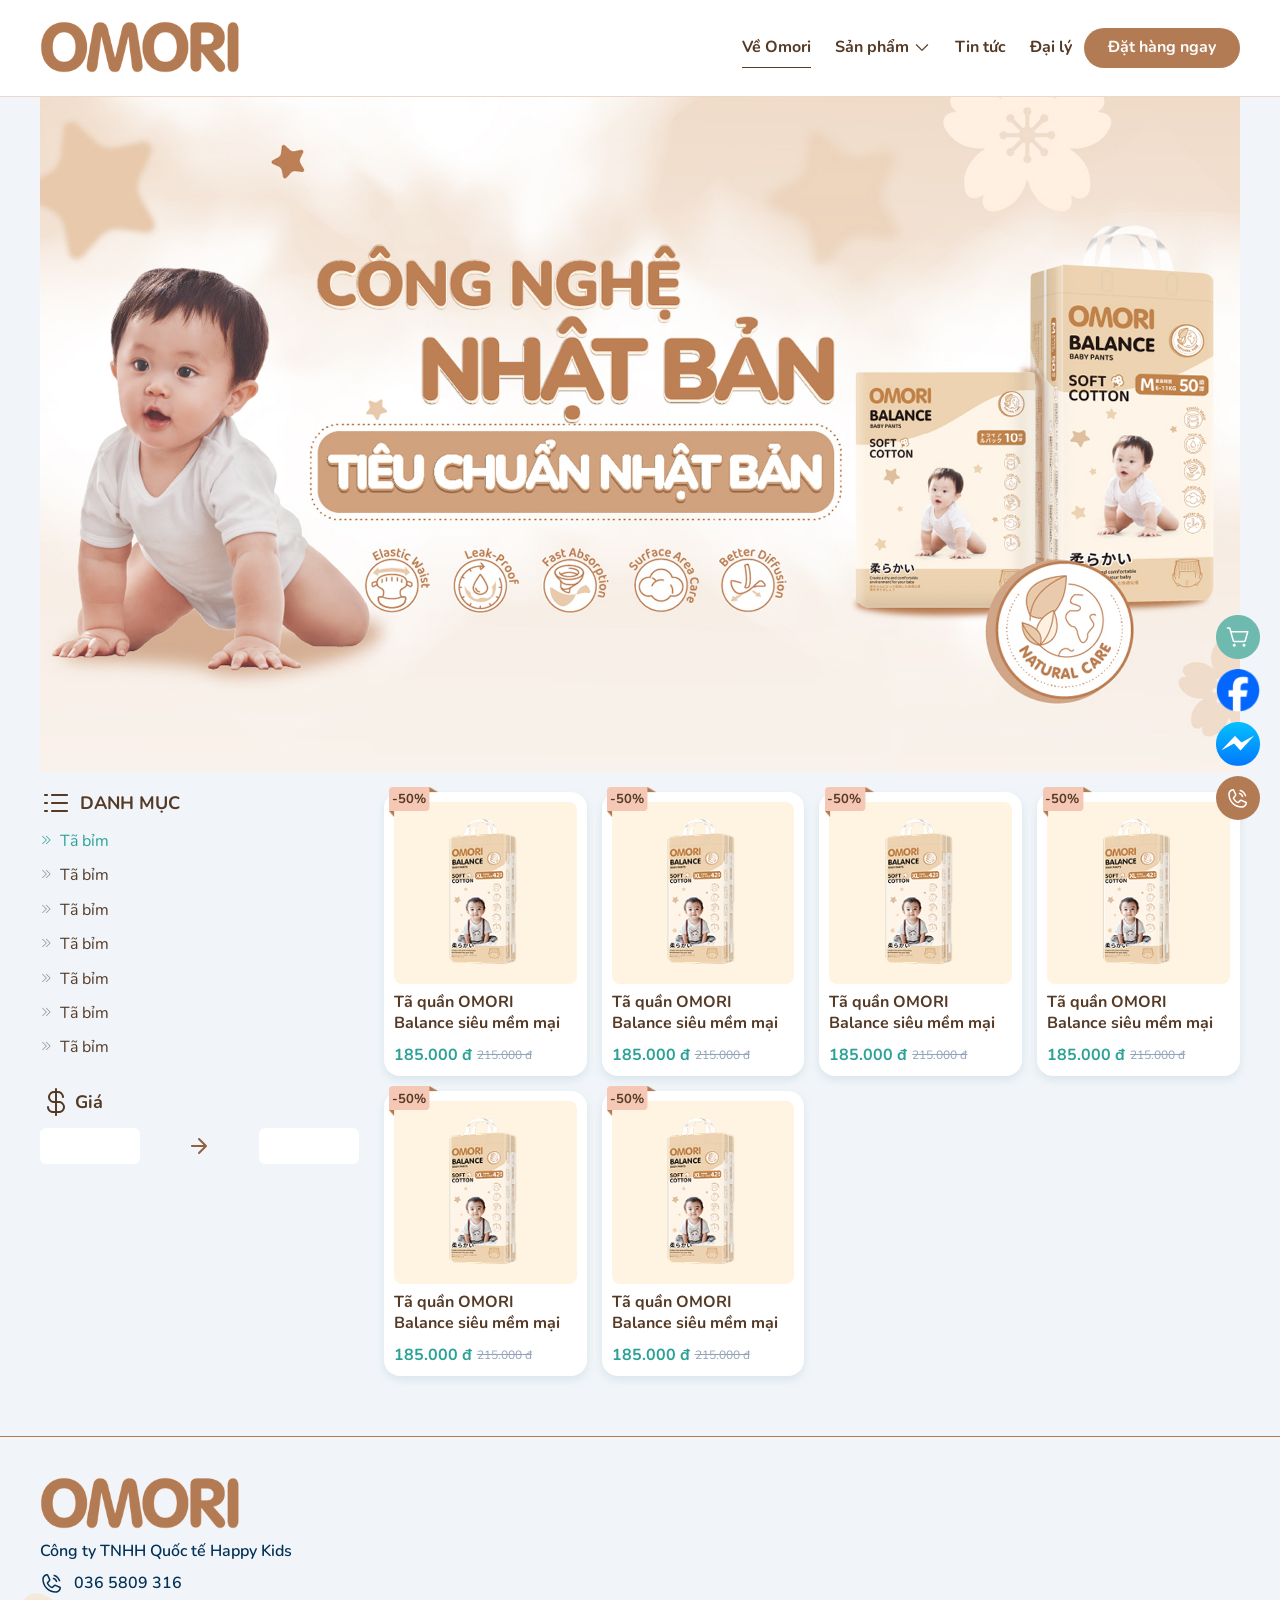
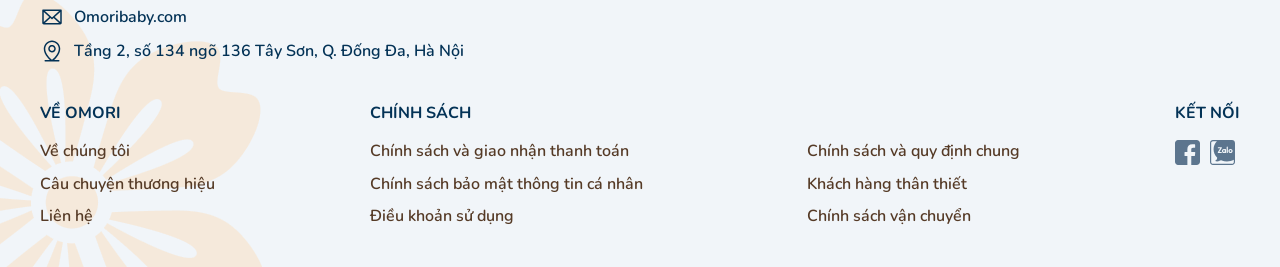
<file: HTML-PC/danh-sach-san-pham.html>
<!DOCTYPE html>
<html lang="en">

<head>
    <meta charset="UTF-8">
    <meta name="viewport" content="width=device-width, initial-scale=1, shrink-to-fit=no">
    <meta http-equiv="X-UA-Compatible" content="ie=edge">
    <title>Omori</title>
    <link rel="stylesheet" href="css/bootstrap.min.css">
    <link rel="stylesheet" href="css/swiper-bundle.min.css">
    <link rel="stylesheet" href="css/jquery-ui.css">
    <link rel="stylesheet" href="icofont/icofont.min.css" />
    <link rel="stylesheet" href="css/main.css">
</head>

<body>
    <!-- Header Start -->
    <header class="header">
        <div class="container">
            <nav class="navbar navbar-expand-lg">
                <a class="navbar-brand" href="#">
                    <div class="logo">
                        <img class="green" src="images/Logo.png" alt="" />
                    </div>
                </a>
                <button class="navbar-toggler" type="button" data-toggle="collapse"
                    data-target="#navbarSupportedContent" aria-controls="navbarSupportedContent" aria-expanded="false"
                    aria-label="Toggle navigation">
                    <i class="icofont-navigation-menu"></i>
                </button>

                <div class="collapse navbar-collapse" id="navbarSupportedContent">
                    <ul class="navbar-nav ml-auto">
                        <li class="nav-item active">
                            <a class="nav-link" href="#">Về Omori</a>
                        </li>

                        <li class="nav-item dropdown">
                            <a class="nav-link dropdown-toggle" data-toggle="dropdown" href="#" role="button"
                                aria-haspopup="true" aria-expanded="false">Sản phẩm</a>
                            <div class="dropdown-menu">
                                <a class="dropdown-item" href="#">Tã dán</a>
                                <a class="dropdown-item" href="#">Tã quần</a>
                                <a class="dropdown-item" href="#">Khăn ướt</a>
                            </div>
                        </li>
                        <li class="nav-item">
                            <a class="nav-link" href="#">Tin tức</a>
                        </li>
                        <li class="nav-item">
                            <a class="nav-link" href="#">Đại lý</a>
                        </li>
                    </ul>
                    <a href="" class="btn btn-base">Đặt hàng ngay</a>
                </div>
            </nav>
        </div>
    </header>
    <!-- Header End -->
    <ul class="social-fixed">
        <li><a href=""><img src="images/cart.png" alt="" /> </a></li>
        <li><a href=""><img src="images/fb.png" alt="" /></a></li>
        <li><a href=""><img src="images/mess.png" alt="" /></a></li>
        <li>
            <a href="tel:036 5809 316" class="hotline">
                <svg width="24" height="24" viewBox="0 0 24 24" fill="none" xmlns="http://www.w3.org/2000/svg">
                    <path
                        d="M13.5253 4.30599C13.5508 4.21081 13.5947 4.12158 13.6547 4.04339C13.7147 3.9652 13.7894 3.8996 13.8748 3.85032C13.9601 3.80104 14.0543 3.76906 14.152 3.7562C14.2496 3.74334 14.3489 3.74985 14.4441 3.77537C15.8344 4.13813 17.103 4.86497 18.119 5.88103C19.1351 6.89708 19.8619 8.16562 20.2247 9.55599C20.2502 9.65116 20.2567 9.75042 20.2439 9.84811C20.231 9.94579 20.199 10.04 20.1497 10.1253C20.1005 10.2106 20.0349 10.2854 19.9567 10.3454C19.8785 10.4053 19.7893 10.4493 19.6941 10.4747C19.6307 10.4914 19.5655 10.4999 19.5 10.5001C19.3347 10.5001 19.1741 10.4455 19.043 10.3448C18.912 10.244 18.8179 10.1029 18.7753 9.94318C18.4795 8.80817 17.8863 7.77259 17.0569 6.9432C16.2275 6.11381 15.1919 5.52061 14.0569 5.22474C13.9616 5.19938 13.8723 5.15549 13.794 5.09558C13.7157 5.03566 13.65 4.9609 13.6006 4.87557C13.5513 4.79024 13.5192 4.69601 13.5063 4.59828C13.4933 4.50054 13.4998 4.40122 13.5253 4.30599ZM13.3069 8.22474C14.5997 8.56974 15.4303 9.40037 15.7753 10.6932C15.8179 10.8529 15.912 10.994 16.043 11.0948C16.1741 11.1955 16.3347 11.25 16.5 11.2501C16.5655 11.2499 16.6307 11.2414 16.6941 11.2247C16.7893 11.1993 16.8785 11.1553 16.9567 11.0954C17.0349 11.0354 17.1005 10.9606 17.1497 10.8753C17.199 10.79 17.231 10.6958 17.2439 10.5981C17.2567 10.5004 17.2502 10.4012 17.2247 10.306C16.7447 8.50974 15.4903 7.25537 13.6941 6.77537C13.5019 6.72402 13.2971 6.75113 13.1249 6.85073C12.9527 6.95033 12.8271 7.11426 12.7758 7.30646C12.7244 7.49866 12.7516 7.70338 12.8512 7.87559C12.9508 8.04781 13.1147 8.1734 13.3069 8.22474ZM20.9888 17.1638C20.8216 18.4341 20.1977 19.6002 19.2337 20.4442C18.2696 21.2882 17.0313 21.7523 15.75 21.7501C8.30626 21.7501 2.25001 15.6938 2.25001 8.25005C2.24771 6.96876 2.7119 5.73045 3.55588 4.76639C4.39986 3.80234 5.56592 3.17847 6.83626 3.0113C7.1575 2.97208 7.4828 3.0378 7.76362 3.19865C8.04444 3.35951 8.2657 3.60687 8.39438 3.9038L10.3744 8.32412V8.33537C10.4729 8.56267 10.5136 8.81083 10.4928 9.05769C10.472 9.30455 10.3904 9.54242 10.2553 9.75005C10.2384 9.77537 10.2206 9.7988 10.2019 9.82224L8.25001 12.136C8.9522 13.5629 10.4447 15.0422 11.8903 15.7463L14.1722 13.8047C14.1946 13.7859 14.2181 13.7684 14.2425 13.7522C14.45 13.6139 14.6887 13.5294 14.937 13.5065C15.1853 13.4836 15.4354 13.5229 15.6647 13.621L15.6769 13.6266L20.0934 15.6057C20.3909 15.7339 20.6389 15.955 20.8003 16.2358C20.9616 16.5167 21.0278 16.8422 20.9888 17.1638ZM19.5 16.9763C19.5 16.9763 19.4934 16.9763 19.4897 16.9763L15.0834 15.0029L12.8006 16.9444C12.7785 16.9632 12.7553 16.9807 12.7313 16.9969C12.5154 17.1409 12.2659 17.2265 12.0071 17.2452C11.7483 17.2639 11.489 17.2152 11.2547 17.1038C9.49876 16.2554 7.74845 14.5182 6.89907 12.781C6.7866 12.5484 6.73613 12.2906 6.75255 12.0327C6.76898 11.7749 6.85174 11.5256 6.99282 11.3091C7.00872 11.2837 7.02659 11.2596 7.04626 11.2369L9.00001 8.92037L7.03126 4.51412C7.03089 4.51038 7.03089 4.50661 7.03126 4.50287C6.12212 4.62146 5.28739 5.0674 4.68339 5.75716C4.0794 6.44693 3.74755 7.33322 3.75001 8.25005C3.75348 11.4316 5.01888 14.4818 7.26856 16.7315C9.51825 18.9812 12.5685 20.2466 15.75 20.2501C16.6663 20.2532 17.5523 19.9225 18.2425 19.3198C18.9327 18.7171 19.3797 17.8837 19.5 16.9754V16.9763Z"
                        fill="#ffffff" />
                </svg>

                <span>036 5809 316</span>
            </a>
        </li>
    </ul>
    
<section class="banner-product">
    <div class="container">
        <a href=""><img src="images/banner-home.jpg" alt="" /></a>
    </div>
</section>
<section class="section-product">
    <div class="container">
        <div class="wrap-list-product" id="productList">
            <div class="left-sidebar">
                <h3 class="tt-filter">Danh mục</h3>
                <div class="box-filter">
                    <ul class="list-filter">
                        <li class="active">
                            <a href="">Tã bỉm</a>
                        </li>
                        <li>
                            <a href="">Tã bỉm</a>
                        </li>
                        <li>
                            <a href="">Tã bỉm</a>
                        </li>
                        <li>
                            <a href="">Tã bỉm</a>
                        </li>
                        <li>
                            <a href="">Tã bỉm</a>
                        </li>
                        <li>
                            <a href="">Tã bỉm</a>
                        </li>
                        <li>
                            <a href="">Tã bỉm</a>
                        </li>
                    </ul>
                </div>

                <div class="box-filter">
                    <h3 class="tt-box gia">Giá</h3>
                    <form>
                        <div class="flex-form">
                            <input type="number">
                            <i class="icon icon-arrow-right"></i>
                            <input type="number">
                        </div>
                    </form>
                </div>

            </div>
            <div class="product-category">
                <div class="list-product">
                    <div class="item-product">
                        <a href="#">
                            <div class="tag">-50%</div>
                            <div class="product-image">
                                <img src="images/product.png" alt="Sản phẩm">
                            </div>
                            <p class="product-title">Tã quần OMORI Balance siêu mềm mại</p>
                            <div class="product-price-info">
                                <div class="price-details">
                                    <div class="price">185.000 đ</div>
                                    <div class="old-price">215.000 đ</div>
                                </div>
                            </div>
                        </a>
                    </div>
                    <div class="item-product">
                        <a href="#">
                            <div class="tag">-50%</div>
                            <div class="product-image">
                                <img src="images/product.png" alt="Sản phẩm">
                            </div>
                            <p class="product-title">Tã quần OMORI Balance siêu mềm mại</p>
                            <div class="product-price-info">
                                <div class="price-details">
                                    <div class="price">185.000 đ</div>
                                    <div class="old-price">215.000 đ</div>
                                </div>
                            </div>
                        </a>
                    </div>
                    <div class="item-product">
                        <a href="#">
                            <div class="tag">-50%</div>
                            <div class="product-image">
                                <img src="images/product.png" alt="Sản phẩm">
                            </div>
                            <p class="product-title">Tã quần OMORI Balance siêu mềm mại</p>
                            <div class="product-price-info">
                                <div class="price-details">
                                    <div class="price">185.000 đ</div>
                                    <div class="old-price">215.000 đ</div>
                                </div>
                            </div>
                        </a>
                    </div>
                    <div class="item-product">
                        <a href="#">
                            <div class="tag">-50%</div>
                            <div class="product-image">
                                <img src="images/product.png" alt="Sản phẩm">
                            </div>
                            <p class="product-title">Tã quần OMORI Balance siêu mềm mại</p>
                            <div class="product-price-info">
                                <div class="price-details">
                                    <div class="price">185.000 đ</div>
                                    <div class="old-price">215.000 đ</div>
                                </div>
                            </div>
                        </a>
                    </div>
                    <div class="item-product">
                        <a href="#">
                            <div class="tag">-50%</div>
                            <div class="product-image">
                                <img src="images/product.png" alt="Sản phẩm">
                            </div>
                            <p class="product-title">Tã quần OMORI Balance siêu mềm mại</p>
                            <div class="product-price-info">
                                <div class="price-details">
                                    <div class="price">185.000 đ</div>
                                    <div class="old-price">215.000 đ</div>
                                </div>
                            </div>
                        </a>
                    </div>
                    <div class="item-product">
                        <a href="#">
                            <div class="tag">-50%</div>
                            <div class="product-image">
                                <img src="images/product.png" alt="Sản phẩm">
                            </div>
                            <p class="product-title">Tã quần OMORI Balance siêu mềm mại</p>
                            <div class="product-price-info">
                                <div class="price-details">
                                    <div class="price">185.000 đ</div>
                                    <div class="old-price">215.000 đ</div>
                                </div>
                            </div>
                        </a>
                    </div>
                </div>
                <div class="wrap-paging">
                    <a href="" class="xemthem">Xem thêm</a>
                </div>
            </div>
        </div>
    </div>
</section>



    <!-- Footer Start-->
    <footer class="footer">
        <div class="container">
            <div class="wrap-ft">
                <div class="left-ft">
                    <a href="#">
                        <div class="logo">
                            <img class="green" src="images/Logo.png" alt="" />
                        </div>
                    </a>
                    <p>Công ty TNHH Quốc tế Happy Kids</p>
                    <ul class="grid-address">
                        <li>
                            <svg width="24" height="24" viewBox="0 0 24 24" fill="none"
                                xmlns="http://www.w3.org/2000/svg">
                                <path
                                    d="M13.5253 4.30599C13.5508 4.21081 13.5947 4.12158 13.6547 4.04339C13.7147 3.9652 13.7894 3.8996 13.8748 3.85032C13.9601 3.80104 14.0543 3.76906 14.152 3.7562C14.2496 3.74334 14.3489 3.74985 14.4441 3.77537C15.8344 4.13813 17.103 4.86497 18.119 5.88103C19.1351 6.89708 19.8619 8.16562 20.2247 9.55599C20.2502 9.65116 20.2567 9.75042 20.2439 9.84811C20.231 9.94579 20.199 10.04 20.1497 10.1253C20.1005 10.2106 20.0349 10.2854 19.9567 10.3454C19.8785 10.4053 19.7893 10.4493 19.6941 10.4747C19.6307 10.4914 19.5655 10.4999 19.5 10.5001C19.3347 10.5001 19.1741 10.4455 19.043 10.3448C18.912 10.244 18.8179 10.1029 18.7753 9.94318C18.4795 8.80817 17.8863 7.77259 17.0569 6.9432C16.2275 6.11381 15.1919 5.52061 14.0569 5.22474C13.9616 5.19938 13.8723 5.15549 13.794 5.09558C13.7157 5.03566 13.65 4.9609 13.6006 4.87557C13.5513 4.79024 13.5192 4.69601 13.5063 4.59828C13.4933 4.50054 13.4998 4.40122 13.5253 4.30599ZM13.3069 8.22474C14.5997 8.56974 15.4303 9.40037 15.7753 10.6932C15.8179 10.8529 15.912 10.994 16.043 11.0948C16.1741 11.1955 16.3347 11.25 16.5 11.2501C16.5655 11.2499 16.6307 11.2414 16.6941 11.2247C16.7893 11.1993 16.8785 11.1553 16.9567 11.0954C17.0349 11.0354 17.1005 10.9606 17.1497 10.8753C17.199 10.79 17.231 10.6958 17.2439 10.5981C17.2567 10.5004 17.2502 10.4012 17.2247 10.306C16.7447 8.50974 15.4903 7.25537 13.6941 6.77537C13.5019 6.72402 13.2971 6.75113 13.1249 6.85073C12.9527 6.95033 12.8271 7.11426 12.7758 7.30646C12.7244 7.49866 12.7516 7.70338 12.8512 7.87559C12.9508 8.04781 13.1147 8.1734 13.3069 8.22474ZM20.9888 17.1638C20.8216 18.4341 20.1977 19.6002 19.2337 20.4442C18.2696 21.2882 17.0313 21.7523 15.75 21.7501C8.30626 21.7501 2.25001 15.6938 2.25001 8.25005C2.24771 6.96876 2.7119 5.73045 3.55588 4.76639C4.39986 3.80234 5.56592 3.17847 6.83626 3.0113C7.1575 2.97208 7.4828 3.0378 7.76362 3.19865C8.04444 3.35951 8.2657 3.60687 8.39438 3.9038L10.3744 8.32412V8.33537C10.4729 8.56267 10.5136 8.81083 10.4928 9.05769C10.472 9.30455 10.3904 9.54242 10.2553 9.75005C10.2384 9.77537 10.2206 9.7988 10.2019 9.82224L8.25001 12.136C8.9522 13.5629 10.4447 15.0422 11.8903 15.7463L14.1722 13.8047C14.1946 13.7859 14.2181 13.7684 14.2425 13.7522C14.45 13.6139 14.6887 13.5294 14.937 13.5065C15.1853 13.4836 15.4354 13.5229 15.6647 13.621L15.6769 13.6266L20.0934 15.6057C20.3909 15.7339 20.6389 15.955 20.8003 16.2358C20.9616 16.5167 21.0278 16.8422 20.9888 17.1638ZM19.5 16.9763C19.5 16.9763 19.4934 16.9763 19.4897 16.9763L15.0834 15.0029L12.8006 16.9444C12.7785 16.9632 12.7553 16.9807 12.7313 16.9969C12.5154 17.1409 12.2659 17.2265 12.0071 17.2452C11.7483 17.2639 11.489 17.2152 11.2547 17.1038C9.49876 16.2554 7.74845 14.5182 6.89907 12.781C6.7866 12.5484 6.73613 12.2906 6.75255 12.0327C6.76898 11.7749 6.85174 11.5256 6.99282 11.3091C7.00872 11.2837 7.02659 11.2596 7.04626 11.2369L9.00001 8.92037L7.03126 4.51412C7.03089 4.51038 7.03089 4.50661 7.03126 4.50287C6.12212 4.62146 5.28739 5.0674 4.68339 5.75716C4.0794 6.44693 3.74755 7.33322 3.75001 8.25005C3.75348 11.4316 5.01888 14.4818 7.26856 16.7315C9.51825 18.9812 12.5685 20.2466 15.75 20.2501C16.6663 20.2532 17.5523 19.9225 18.2425 19.3198C18.9327 18.7171 19.3797 17.8837 19.5 16.9754V16.9763Z"
                                    fill="#033256" />
                            </svg>
                            036 5809 316
                        </li>
                        <li>
                            <svg xmlns="http://www.w3.org/2000/svg" width="24" height="24" viewBox="0 0 24 24"
                                fill="none">
                                <path
                                    d="M21 4.5H3C2.80109 4.5 2.61032 4.57902 2.46967 4.71967C2.32902 4.86032 2.25 5.05109 2.25 5.25V18C2.25 18.3978 2.40804 18.7794 2.68934 19.0607C2.97064 19.342 3.35218 19.5 3.75 19.5H20.25C20.6478 19.5 21.0294 19.342 21.3107 19.0607C21.592 18.7794 21.75 18.3978 21.75 18V5.25C21.75 5.05109 21.671 4.86032 21.5303 4.71967C21.3897 4.57902 21.1989 4.5 21 4.5ZM12 12.4828L4.92844 6H19.0716L12 12.4828ZM9.25406 12L3.75 17.0447V6.95531L9.25406 12ZM10.3641 13.0172L11.4891 14.0531C11.6274 14.1801 11.8084 14.2506 11.9963 14.2506C12.1841 14.2506 12.3651 14.1801 12.5034 14.0531L13.6284 13.0172L19.0659 18H4.92844L10.3641 13.0172ZM14.7459 12L20.25 6.95438V17.0456L14.7459 12Z"
                                    fill="#033256" />
                            </svg>Omoribaby.com
                        </li>
                        <li>
                            <svg xmlns="http://www.w3.org/2000/svg" width="24" height="24" viewBox="0 0 24 24"
                                fill="none">
                                <path
                                    d="M18.75 21H14.1131C14.892 20.3045 15.6266 19.5608 16.3125 18.7734C18.8859 15.8138 20.25 12.6938 20.25 9.75C20.25 7.56196 19.3808 5.46354 17.8336 3.91637C16.2865 2.36919 14.188 1.5 12 1.5C9.81196 1.5 7.71354 2.36919 6.16637 3.91637C4.61919 5.46354 3.75 7.56196 3.75 9.75C3.75 12.6938 5.11031 15.8138 7.6875 18.7734C8.37338 19.5608 9.10795 20.3045 9.88688 21H5.25C5.05109 21 4.86032 21.079 4.71967 21.2197C4.57902 21.3603 4.5 21.5511 4.5 21.75C4.5 21.9489 4.57902 22.1397 4.71967 22.2803C4.86032 22.421 5.05109 22.5 5.25 22.5H18.75C18.9489 22.5 19.1397 22.421 19.2803 22.2803C19.421 22.1397 19.5 21.9489 19.5 21.75C19.5 21.5511 19.421 21.3603 19.2803 21.2197C19.1397 21.079 18.9489 21 18.75 21ZM5.25 9.75C5.25 7.95979 5.96116 6.2429 7.22703 4.97703C8.4929 3.71116 10.2098 3 12 3C13.7902 3 15.5071 3.71116 16.773 4.97703C18.0388 6.2429 18.75 7.95979 18.75 9.75C18.75 15.1153 13.5497 19.5938 12 20.8125C10.4503 19.5938 5.25 15.1153 5.25 9.75ZM15.75 9.75C15.75 9.00832 15.5301 8.2833 15.118 7.66661C14.706 7.04993 14.1203 6.56928 13.4351 6.28545C12.7498 6.00162 11.9958 5.92736 11.2684 6.07205C10.541 6.21675 9.8728 6.5739 9.34835 7.09835C8.8239 7.6228 8.46675 8.29098 8.32205 9.01841C8.17736 9.74584 8.25162 10.4998 8.53545 11.1851C8.81928 11.8703 9.29993 12.456 9.91661 12.868C10.5333 13.2801 11.2583 13.5 12 13.5C12.9946 13.5 13.9484 13.1049 14.6517 12.4017C15.3549 11.6984 15.75 10.7446 15.75 9.75ZM9.75 9.75C9.75 9.30499 9.88196 8.86998 10.1292 8.49997C10.3764 8.12996 10.7278 7.84157 11.139 7.67127C11.5501 7.50097 12.0025 7.45642 12.439 7.54323C12.8754 7.63005 13.2763 7.84434 13.591 8.15901C13.9057 8.47368 14.12 8.87459 14.2068 9.31105C14.2936 9.7475 14.249 10.1999 14.0787 10.611C13.9084 11.0222 13.62 11.3736 13.25 11.6208C12.88 11.868 12.445 12 12 12C11.4033 12 10.831 11.7629 10.409 11.341C9.98705 10.919 9.75 10.3467 9.75 9.75Z"
                                    fill="#033256" />
                            </svg>
                            Tầng 2, số 134 ngõ 136 Tây Sơn, Q. Đống Đa, Hà Nội
                        </li>
                    </ul>
                </div>
                <div class="right-ft">
                    <iframe
                        src="https://www.facebook.com/plugins/page.php?href=https%3A%2F%2Fwww.facebook.com%2FMetaVietnam&tabs&width=300&height=130&small_header=true&adapt_container_width=true&hide_cover=false&show_facepile=true&appId"
                        width="100%" height="130" style="border:none;overflow:hidden" scrolling="no" frameborder="0"
                        allowfullscreen="true"
                        allow="autoplay; clipboard-write; encrypted-media; picture-in-picture; web-share">
                    </iframe>
                </div>
            </div>
            <div class="wrap-ft">
                <div class="left-ft">
                    <div class="flex-link">
                        <div class="item">
                            <h4 class="title">VỀ Omori</h4>
                            <ul>
                                <li><a href="">Về chúng tôi</a></li>
                                <li><a href="">Câu chuyện thương hiệu</a></li>
                                <li><a href="">Liên hệ</a></li>
                            </ul>
                        </div>
                        <div class="item cols-2">
                            <h4 class="title">CHÍNH SÁCH</h4>
                            <ul>
                                <li><a href="">Chính sách và giao nhận thanh toán</a></li>
                                <li><a href="">Chính sách bảo mật thông tin cá nhân</a></li>
                                <li><a href="">Điều khoản sử dụng</a></li>
                            </ul>
                            <ul>
                                <li><a href="">Chính sách và quy định chung</a></li>
                                <li><a href="">Khách hàng thân thiết</a></li>
                                <li><a href="">Chính sách vận chuyển</a></li>
                            </ul>
                        </div>
                        <div class="item">
                            <div class="social">
                                <h4 class="title">Kết nối</h4>
                                <ul>
                                    <li><a href=""><img src="images/ic-facebook.svg" alt="" /></a></li>
                                    <li><a href=""><img src="images/zalo.svg" alt="" /></a></li>
                                </ul>
                            </div>
                        </div>
                    </div>

                </div>
                
            </div>
        </div>
    </footer>
    <!-- Footer End-->
    <button class="backToTopBtn"></button>
    <script src="js/jquery.min.js"></script>
    <script src="js/popper.min.js"></script>
    <script src="js/bootstrap.min.js"></script>
    <script src="js/swiper-bundle.min.js"></script>
    <script src="js/jquery-ui.js"></script>
    <script src="js/common.js"></script>
    

</body>

</html>
</file>
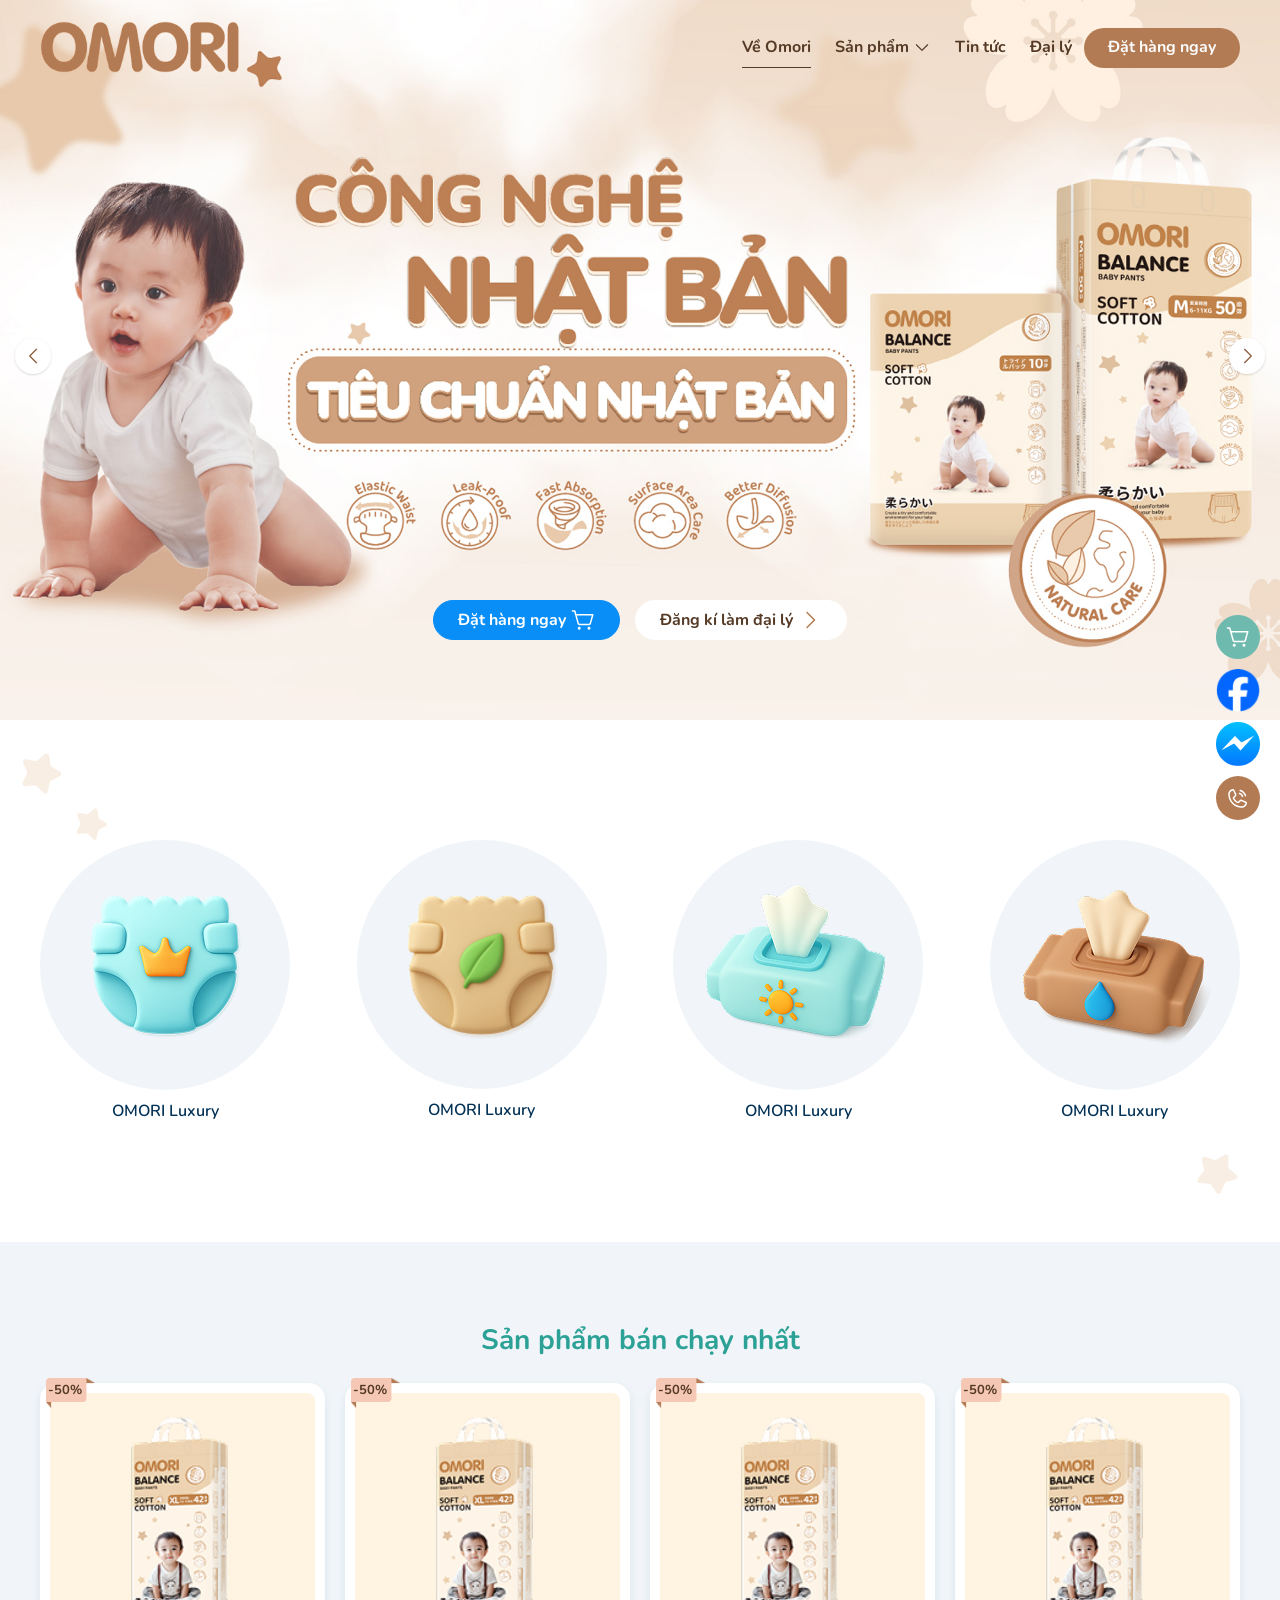
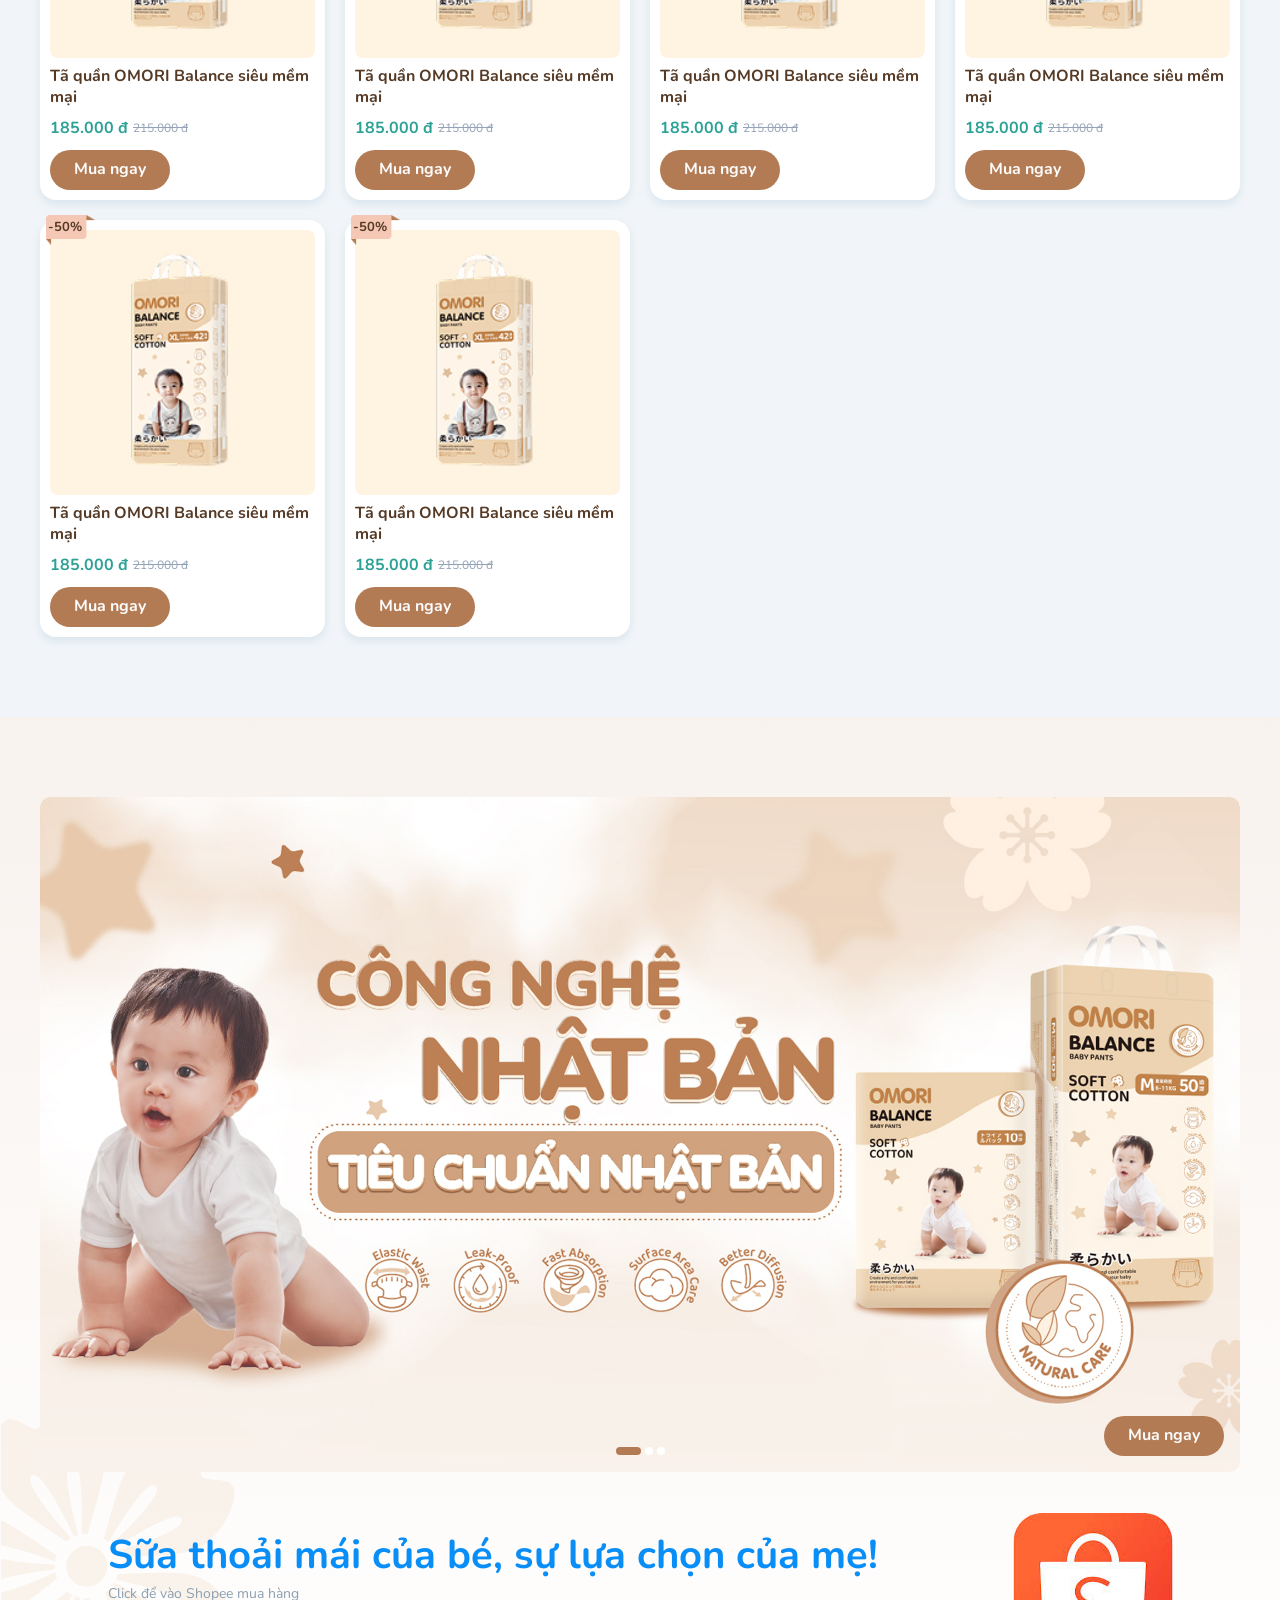
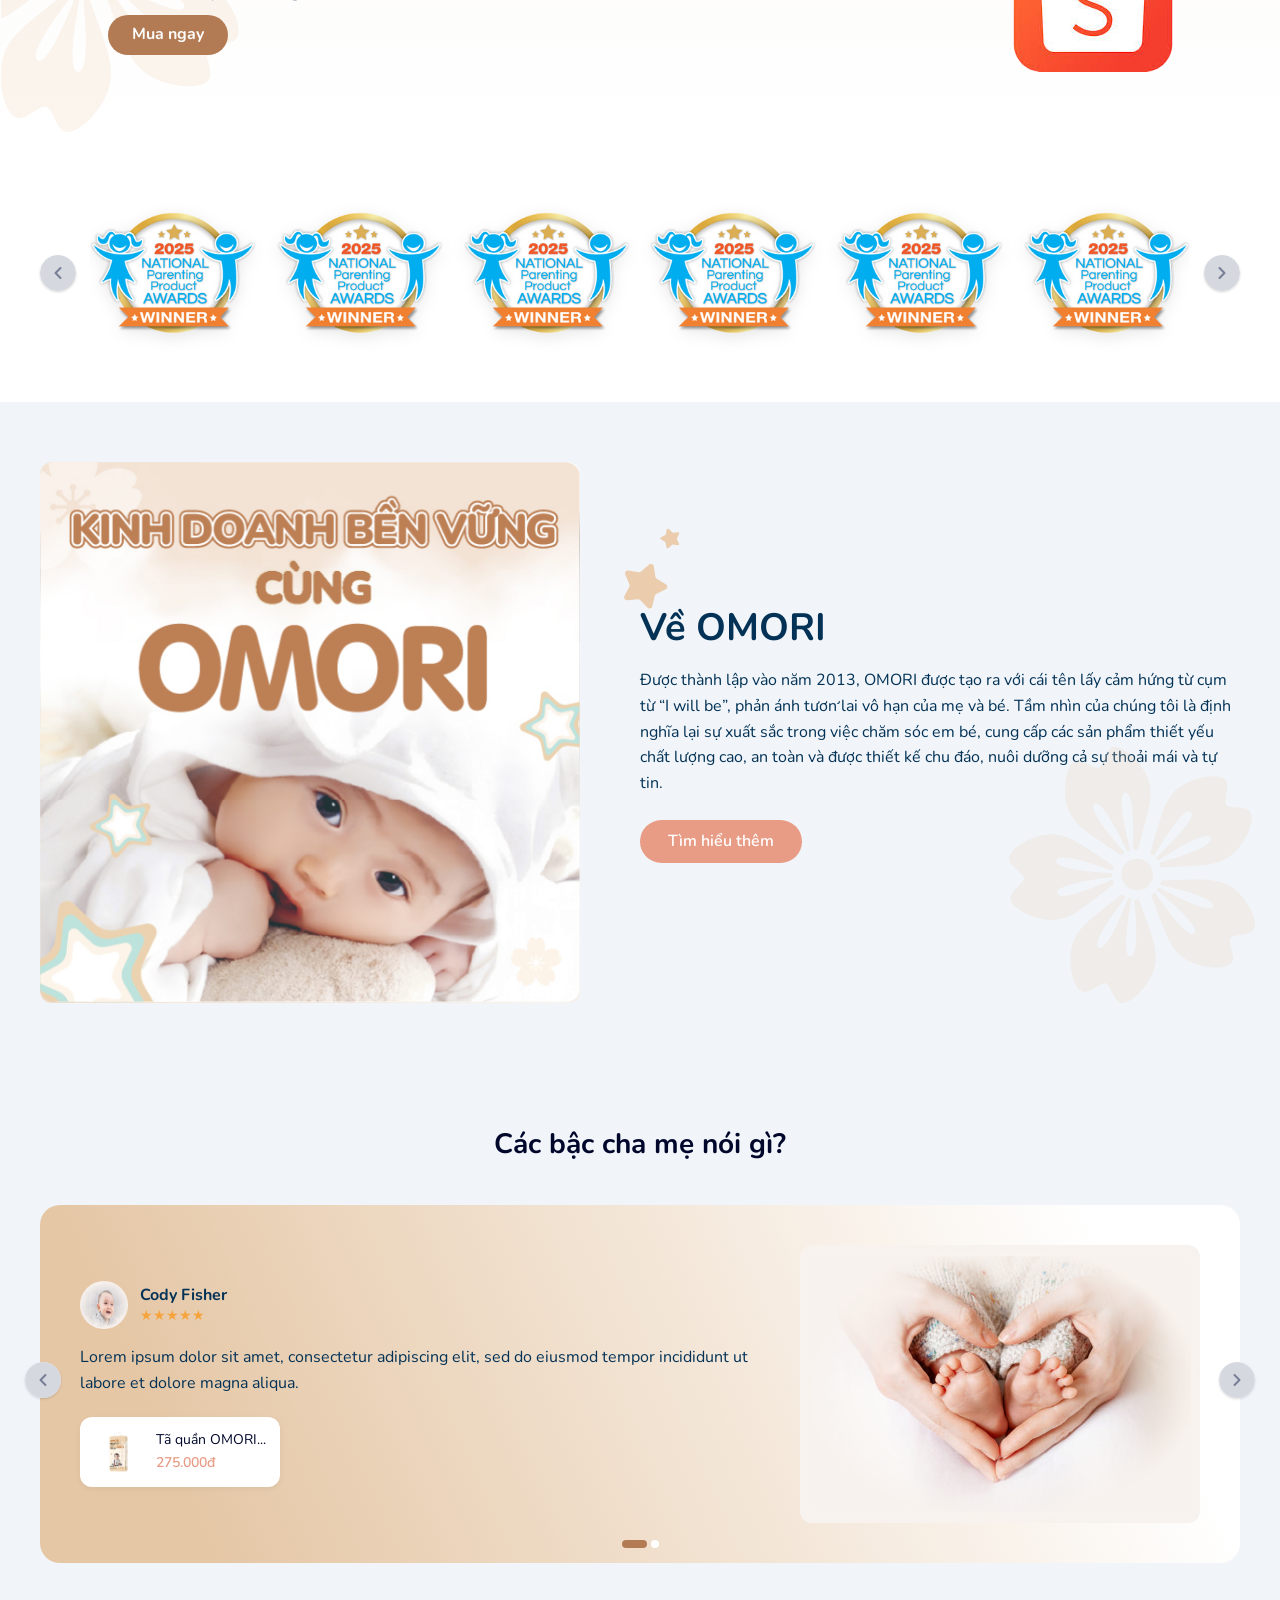
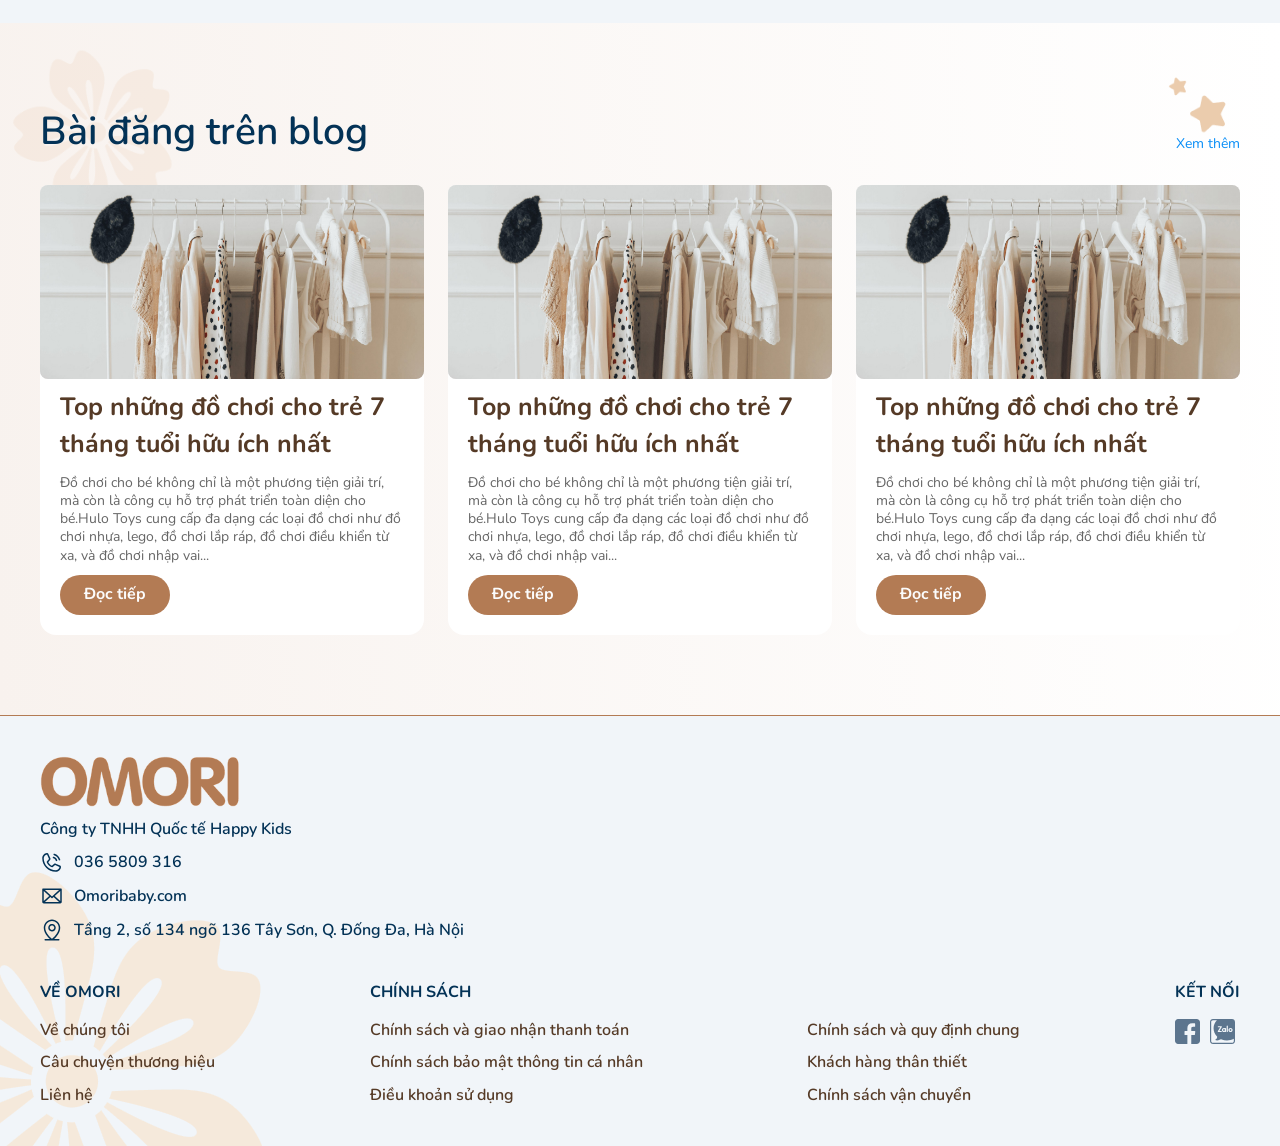
<file: HTML-PC/home-v2.html>
<!DOCTYPE html>
<html lang="en">

<head>
    <meta charset="UTF-8">
    <meta name="viewport" content="width=device-width, initial-scale=1, shrink-to-fit=no">
    <meta http-equiv="X-UA-Compatible" content="ie=edge">
    <title>Omori</title>
    <link rel="stylesheet" href="css/bootstrap.min.css">
    <link rel="stylesheet" href="css/swiper-bundle.min.css">
    <link rel="stylesheet" href="css/jquery-ui.css">
    <link rel="stylesheet" href="icofont/icofont.min.css" />
    <link rel="stylesheet" href="css/main.css">
</head>

<body>
    <!-- Header Start -->
    <header class="header">
        <div class="container">
            <nav class="navbar navbar-expand-lg">
                <a class="navbar-brand" href="#">
                    <div class="logo">
                        <img class="green" src="images/Logo.png" alt="" />
                    </div>
                </a>
                <button class="navbar-toggler" type="button" data-toggle="collapse"
                    data-target="#navbarSupportedContent" aria-controls="navbarSupportedContent" aria-expanded="false"
                    aria-label="Toggle navigation">
                    <i class="icofont-navigation-menu"></i>
                </button>

                <div class="collapse navbar-collapse" id="navbarSupportedContent">
                    <ul class="navbar-nav ml-auto">
                        <li class="nav-item active">
                            <a class="nav-link" href="#">Về Omori</a>
                        </li>

                        <li class="nav-item dropdown">
                            <a class="nav-link dropdown-toggle" data-toggle="dropdown" href="#" role="button"
                                aria-haspopup="true" aria-expanded="false">Sản phẩm</a>
                            <div class="dropdown-menu">
                                <a class="dropdown-item" href="#">Tã dán</a>
                                <a class="dropdown-item" href="#">Tã quần</a>
                                <a class="dropdown-item" href="#">Khăn ướt</a>
                            </div>
                        </li>
                        <li class="nav-item">
                            <a class="nav-link" href="#">Tin tức</a>
                        </li>
                        <li class="nav-item">
                            <a class="nav-link" href="#">Đại lý</a>
                        </li>
                    </ul>
                    <a href="" class="btn btn-base">Đặt hàng ngay</a>
                </div>
            </nav>
        </div>
    </header>
    <!-- Header End -->
    <ul class="social-fixed">
        <li><a href=""><img src="images/cart.png" alt="" /> </a></li>
        <li><a href=""><img src="images/fb.png" alt="" /></a></li>
        <li><a href=""><img src="images/mess.png" alt="" /></a></li>
        <li>
            <a href="tel:036 5809 316" class="hotline">
                <svg width="24" height="24" viewBox="0 0 24 24" fill="none" xmlns="http://www.w3.org/2000/svg">
                    <path
                        d="M13.5253 4.30599C13.5508 4.21081 13.5947 4.12158 13.6547 4.04339C13.7147 3.9652 13.7894 3.8996 13.8748 3.85032C13.9601 3.80104 14.0543 3.76906 14.152 3.7562C14.2496 3.74334 14.3489 3.74985 14.4441 3.77537C15.8344 4.13813 17.103 4.86497 18.119 5.88103C19.1351 6.89708 19.8619 8.16562 20.2247 9.55599C20.2502 9.65116 20.2567 9.75042 20.2439 9.84811C20.231 9.94579 20.199 10.04 20.1497 10.1253C20.1005 10.2106 20.0349 10.2854 19.9567 10.3454C19.8785 10.4053 19.7893 10.4493 19.6941 10.4747C19.6307 10.4914 19.5655 10.4999 19.5 10.5001C19.3347 10.5001 19.1741 10.4455 19.043 10.3448C18.912 10.244 18.8179 10.1029 18.7753 9.94318C18.4795 8.80817 17.8863 7.77259 17.0569 6.9432C16.2275 6.11381 15.1919 5.52061 14.0569 5.22474C13.9616 5.19938 13.8723 5.15549 13.794 5.09558C13.7157 5.03566 13.65 4.9609 13.6006 4.87557C13.5513 4.79024 13.5192 4.69601 13.5063 4.59828C13.4933 4.50054 13.4998 4.40122 13.5253 4.30599ZM13.3069 8.22474C14.5997 8.56974 15.4303 9.40037 15.7753 10.6932C15.8179 10.8529 15.912 10.994 16.043 11.0948C16.1741 11.1955 16.3347 11.25 16.5 11.2501C16.5655 11.2499 16.6307 11.2414 16.6941 11.2247C16.7893 11.1993 16.8785 11.1553 16.9567 11.0954C17.0349 11.0354 17.1005 10.9606 17.1497 10.8753C17.199 10.79 17.231 10.6958 17.2439 10.5981C17.2567 10.5004 17.2502 10.4012 17.2247 10.306C16.7447 8.50974 15.4903 7.25537 13.6941 6.77537C13.5019 6.72402 13.2971 6.75113 13.1249 6.85073C12.9527 6.95033 12.8271 7.11426 12.7758 7.30646C12.7244 7.49866 12.7516 7.70338 12.8512 7.87559C12.9508 8.04781 13.1147 8.1734 13.3069 8.22474ZM20.9888 17.1638C20.8216 18.4341 20.1977 19.6002 19.2337 20.4442C18.2696 21.2882 17.0313 21.7523 15.75 21.7501C8.30626 21.7501 2.25001 15.6938 2.25001 8.25005C2.24771 6.96876 2.7119 5.73045 3.55588 4.76639C4.39986 3.80234 5.56592 3.17847 6.83626 3.0113C7.1575 2.97208 7.4828 3.0378 7.76362 3.19865C8.04444 3.35951 8.2657 3.60687 8.39438 3.9038L10.3744 8.32412V8.33537C10.4729 8.56267 10.5136 8.81083 10.4928 9.05769C10.472 9.30455 10.3904 9.54242 10.2553 9.75005C10.2384 9.77537 10.2206 9.7988 10.2019 9.82224L8.25001 12.136C8.9522 13.5629 10.4447 15.0422 11.8903 15.7463L14.1722 13.8047C14.1946 13.7859 14.2181 13.7684 14.2425 13.7522C14.45 13.6139 14.6887 13.5294 14.937 13.5065C15.1853 13.4836 15.4354 13.5229 15.6647 13.621L15.6769 13.6266L20.0934 15.6057C20.3909 15.7339 20.6389 15.955 20.8003 16.2358C20.9616 16.5167 21.0278 16.8422 20.9888 17.1638ZM19.5 16.9763C19.5 16.9763 19.4934 16.9763 19.4897 16.9763L15.0834 15.0029L12.8006 16.9444C12.7785 16.9632 12.7553 16.9807 12.7313 16.9969C12.5154 17.1409 12.2659 17.2265 12.0071 17.2452C11.7483 17.2639 11.489 17.2152 11.2547 17.1038C9.49876 16.2554 7.74845 14.5182 6.89907 12.781C6.7866 12.5484 6.73613 12.2906 6.75255 12.0327C6.76898 11.7749 6.85174 11.5256 6.99282 11.3091C7.00872 11.2837 7.02659 11.2596 7.04626 11.2369L9.00001 8.92037L7.03126 4.51412C7.03089 4.51038 7.03089 4.50661 7.03126 4.50287C6.12212 4.62146 5.28739 5.0674 4.68339 5.75716C4.0794 6.44693 3.74755 7.33322 3.75001 8.25005C3.75348 11.4316 5.01888 14.4818 7.26856 16.7315C9.51825 18.9812 12.5685 20.2466 15.75 20.2501C16.6663 20.2532 17.5523 19.9225 18.2425 19.3198C18.9327 18.7171 19.3797 17.8837 19.5 16.9754V16.9763Z"
                        fill="#ffffff" />
                </svg>

                <span>036 5809 316</span>
            </a>
        </li>
    </ul>
    

<!-- HOME -->

<section class="section-banner">
    <div class="banner-swiper">
        <div class="swiper">
            <div class="swiper-wrapper">
                <div class="swiper-slide">
                    <a href=""><img src="images/banner-home.jpg" alt="" /></a>
                </div>
                <div class="swiper-slide">
                    <a href=""><img src="images/banner-home.jpg" alt="" /></a>
                </div>
            </div>
            <!-- Navigation -->
            <div class="swiper-button-next">
                <svg width="10" height="18" viewBox="0 0 10 18" fill="none" xmlns="http://www.w3.org/2000/svg">
                    <path
                        d="M2.23021 0.96891L9.73021 8.46891C9.80001 8.53861 9.85531 8.62131 9.89301 8.71241C9.93081 8.80341 9.95021 8.90101 9.95021 8.99961C9.95021 9.09811 9.93081 9.19571 9.89301 9.28681C9.85531 9.37781 9.80001 9.46051 9.73021 9.53021L2.23021 17.0302C2.08951 17.1709 1.89866 17.25 1.69963 17.25C1.50061 17.25 1.30974 17.1709 1.16901 17.0302C1.02828 16.8895 0.949219 16.6986 0.949219 16.4996C0.949219 16.3006 1.02828 16.1097 1.16901 15.969L8.13931 8.99961L1.16901 2.03021C1.09933 1.96051 1.04405 1.87781 1.00634 1.78671C0.968629 1.69571 0.949219 1.59811 0.949219 1.49961C0.949219 1.40101 0.968629 1.30341 1.00634 1.21241C1.04405 1.12141 1.09933 1.03861 1.16901 0.96891C1.23869 0.89931 1.32142 0.844011 1.41246 0.806311C1.50351 0.768611 1.60109 0.74921 1.69963 0.74921C1.79818 0.74921 1.89576 0.768611 1.98681 0.806311C2.07781 0.844011 2.16061 0.89931 2.23021 0.96891Z"
                        fill="#8E6040" />
                </svg>

            </div>
            <div class="swiper-button-prev">
                <svg width="10" height="18" viewBox="0 0 10 18" fill="none" xmlns="http://www.w3.org/2000/svg">
                    <path
                        d="M7.76979 17.0311L0.269792 9.53109C0.199992 9.46139 0.144692 9.37869 0.106992 9.28759C0.0691918 9.19659 0.0497904 9.09899 0.0497904 9.00039C0.0497904 8.90189 0.0691918 8.80429 0.106992 8.71319C0.144692 8.62219 0.199992 8.53949 0.269792 8.46979L7.76979 0.96979C7.91049 0.82906 8.10134 0.75 8.30037 0.75C8.49939 0.75 8.69026 0.82906 8.83099 0.96979C8.97172 1.11052 9.05078 1.3014 9.05078 1.50042C9.05078 1.69944 8.97172 1.89031 8.83099 2.03104L1.86069 9.00039L8.83099 15.9698C8.90067 16.0395 8.95595 16.1222 8.99366 16.2133C9.03137 16.3043 9.05078 16.4019 9.05078 16.5004C9.05078 16.599 9.03137 16.6966 8.99366 16.7876C8.95595 16.8786 8.90067 16.9614 8.83099 17.0311C8.76131 17.1007 8.67858 17.156 8.58754 17.1937C8.49649 17.2314 8.39891 17.2508 8.30037 17.2508C8.20182 17.2508 8.10424 17.2314 8.01319 17.1937C7.92219 17.156 7.83939 17.1007 7.76979 17.0311Z"
                        fill="#8E6040" />
                </svg>

            </div>
        </div>
    </div>
    <div class="box-btn">
        <a href="" class="btn btn-green btn-icon">Đặt hàng ngay
            <svg width="24" height="24" viewBox="0 0 24 24" fill="none" xmlns="http://www.w3.org/2000/svg">
                <path
                    d="M9.75 20.25C9.75 20.5467 9.66203 20.8367 9.4972 21.0834C9.33238 21.33 9.09811 21.5223 8.82403 21.6358C8.54994 21.7494 8.24834 21.7791 7.95736 21.7212C7.66639 21.6633 7.39912 21.5204 7.18934 21.3107C6.97956 21.1009 6.8367 20.8336 6.77882 20.5426C6.72094 20.2517 6.75065 19.9501 6.86418 19.676C6.97771 19.4019 7.16997 19.1676 7.41665 19.0028C7.66332 18.838 7.95333 18.75 8.25 18.75C8.64782 18.75 9.02936 18.908 9.31066 19.1893C9.59196 19.4706 9.75 19.8522 9.75 20.25ZM18 18.75C17.7033 18.75 17.4133 18.838 17.1666 19.0028C16.92 19.1676 16.7277 19.4019 16.6142 19.676C16.5006 19.9501 16.4709 20.2517 16.5288 20.5426C16.5867 20.8336 16.7296 21.1009 16.9393 21.3107C17.1491 21.5204 17.4164 21.6633 17.7074 21.7212C17.9983 21.7791 18.2999 21.7494 18.574 21.6358C18.8481 21.5223 19.0824 21.33 19.2472 21.0834C19.412 20.8367 19.5 20.5467 19.5 20.25C19.5 19.8522 19.342 19.4706 19.0607 19.1893C18.7794 18.908 18.3978 18.75 18 18.75ZM22.4728 6.95062L20.0691 15.6019C19.9369 16.0745 19.6542 16.4911 19.2639 16.7885C18.8736 17.0859 18.397 17.2479 17.9062 17.25H8.64C8.14784 17.2498 7.66926 17.0886 7.27725 16.791C6.88523 16.4935 6.6013 16.0758 6.46875 15.6019L3.18 3.75H1.5C1.30109 3.75 1.11032 3.67098 0.96967 3.53033C0.829018 3.38968 0.75 3.19891 0.75 3C0.75 2.80109 0.829018 2.61032 0.96967 2.46967C1.11032 2.32902 1.30109 2.25 1.5 2.25H3.75C3.91397 2.24997 4.07343 2.30367 4.20398 2.40289C4.33452 2.50211 4.42895 2.64138 4.47281 2.79938L5.36156 6H21.75C21.8656 5.99998 21.9797 6.02669 22.0833 6.07805C22.1869 6.1294 22.2772 6.20401 22.3472 6.29605C22.4171 6.38809 22.4649 6.49506 22.4867 6.60861C22.5085 6.72216 22.5037 6.83922 22.4728 6.95062ZM20.7628 7.5H5.77875L7.91719 15.2006C7.96105 15.3586 8.05548 15.4979 8.18602 15.5971C8.31657 15.6963 8.47603 15.75 8.64 15.75H17.9062C18.0702 15.75 18.2297 15.6963 18.3602 15.5971C18.4908 15.4979 18.5852 15.3586 18.6291 15.2006L20.7628 7.5Z"
                    fill="white" />
            </svg>

        </a>
        <a href="" class="btn btn-white btn-icon">Đăng kí làm đại lý
            <svg xmlns="http://www.w3.org/2000/svg" width="24" height="24" viewBox="0 0 24 24" fill="none">
                <path
                    d="M17.0306 12.5306L9.53055 20.0306C9.46087 20.1002 9.37815 20.1555 9.2871 20.1932C9.19606 20.2309 9.09847 20.2503 8.99993 20.2503C8.90138 20.2503 8.8038 20.2309 8.71276 20.1932C8.62171 20.1555 8.53899 20.1002 8.4693 20.0306C8.39962 19.9609 8.34435 19.8781 8.30663 19.7871C8.26892 19.6961 8.24951 19.5985 8.24951 19.4999C8.24951 19.4014 8.26892 19.3038 8.30663 19.2128C8.34435 19.1217 8.39962 19.039 8.4693 18.9693L15.4396 11.9999L8.4693 5.03055C8.32857 4.88982 8.24951 4.69895 8.24951 4.49993C8.24951 4.30091 8.32857 4.11003 8.4693 3.9693C8.61003 3.82857 8.80091 3.74951 8.99993 3.74951C9.19895 3.74951 9.38982 3.82857 9.53055 3.9693L17.0306 11.4693C17.1003 11.539 17.1556 11.6217 17.1933 11.7127C17.2311 11.8038 17.2505 11.9014 17.2505 11.9999C17.2505 12.0985 17.2311 12.1961 17.1933 12.2871C17.1556 12.3782 17.1003 12.4609 17.0306 12.5306Z"
                    fill="#B37B54" />
            </svg>
        </a>
    </div>
</section>

<section class="omori-section">
    <div class="container">
        <div class="star star-1">
            <svg width="44" height="46" viewBox="0 0 44 46" fill="none" xmlns="http://www.w3.org/2000/svg">
                <path
                    d="M25.0529 1.58415C26.7726 0.0709496 29.4853 1.06089 29.8261 3.32608L31.3963 13.7599C31.5256 14.6195 32.0346 15.3754 32.7824 15.8187L41.8591 21.1985C43.8297 22.3664 43.7265 25.2522 41.6775 26.2764L32.2396 30.9939C31.462 31.3826 30.9003 32.1002 30.7099 32.9484L28.3982 43.2434C27.8964 45.4784 25.1199 46.272 23.5127 44.6398L16.1096 37.1215C15.4996 36.5021 14.6436 36.1897 13.778 36.2707L3.27264 37.2535C0.991911 37.4669 -0.620803 35.0715 0.434863 33.0386L5.29743 23.6746C5.69805 22.9031 5.73063 21.9924 5.38615 21.1942L1.2051 11.5067C0.297391 9.40353 2.07714 7.12954 4.3368 7.50533L14.7451 9.23626C15.6026 9.37887 16.4789 9.12843 17.1315 8.55418L25.0529 1.58415Z"
                    fill="#EBCCAD" fill-opacity="0.4" />
            </svg>
        </div>

        <div class="star star-2">
            <svg width="44" height="46" viewBox="0 0 44 46" fill="none" xmlns="http://www.w3.org/2000/svg">
                <path
                    d="M25.0529 1.58415C26.7726 0.0709496 29.4853 1.06089 29.8261 3.32608L31.3963 13.7599C31.5256 14.6195 32.0346 15.3754 32.7824 15.8187L41.8591 21.1985C43.8297 22.3664 43.7265 25.2522 41.6775 26.2764L32.2396 30.9939C31.462 31.3826 30.9003 32.1002 30.7099 32.9484L28.3982 43.2434C27.8964 45.4784 25.1199 46.272 23.5127 44.6398L16.1096 37.1215C15.4996 36.5021 14.6436 36.1897 13.778 36.2707L3.27264 37.2535C0.991911 37.4669 -0.620803 35.0715 0.434863 33.0386L5.29743 23.6746C5.69805 22.9031 5.73063 21.9924 5.38615 21.1942L1.2051 11.5067C0.297391 9.40353 2.07714 7.12954 4.3368 7.50533L14.7451 9.23626C15.6026 9.37887 16.4789 9.12843 17.1315 8.55418L25.0529 1.58415Z"
                    fill="#EBCCAD" fill-opacity="0.4" />
            </svg>
        </div>

        <div class="star star-3">
            <svg width="44" height="46" viewBox="0 0 44 46" fill="none" xmlns="http://www.w3.org/2000/svg">
                <path
                    d="M25.0529 1.58415C26.7726 0.0709496 29.4853 1.06089 29.8261 3.32608L31.3963 13.7599C31.5256 14.6195 32.0346 15.3754 32.7824 15.8187L41.8591 21.1985C43.8297 22.3664 43.7265 25.2522 41.6775 26.2764L32.2396 30.9939C31.462 31.3826 30.9003 32.1002 30.7099 32.9484L28.3982 43.2434C27.8964 45.4784 25.1199 46.272 23.5127 44.6398L16.1096 37.1215C15.4996 36.5021 14.6436 36.1897 13.778 36.2707L3.27264 37.2535C0.991911 37.4669 -0.620803 35.0715 0.434863 33.0386L5.29743 23.6746C5.69805 22.9031 5.73063 21.9924 5.38615 21.1942L1.2051 11.5067C0.297391 9.40353 2.07714 7.12954 4.3368 7.50533L14.7451 9.23626C15.6026 9.37887 16.4789 9.12843 17.1315 8.55418L25.0529 1.58415Z"
                    fill="#EBCCAD" fill-opacity="0.4" />
            </svg>
        </div>

        <!-- content -->
        <div class="omori-grid">
            <div class="omori-item">
                <a href="">
                    <img src="images/item1.png" alt="OMORI Luxury">
                    <p>OMORI Luxury</p>
                </a>
            </div>
            <div class="omori-item">
                <a href="">
                    <img src="images/item2.png" alt="OMORI Luxury">
                    <p>OMORI Luxury</p>
                </a>
            </div>
            <div class="omori-item">
                <a href="">
                    <img src="images/item3.png" alt="OMORI Luxury">
                    <p>OMORI Luxury</p>
                </a>
            </div>
            <div class="omori-item">
                <a href="">
                    <img src="images/item4.png" alt="OMORI Luxury">
                    <p>OMORI Luxury</p>
                </a>
            </div>
        </div>
    </div>
</section>

<section class="product-section">
    <div class="container">
        <h3 class="title">Sản phẩm bán chạy nhất</h3>
        <div class="list-product">
            <div class="item-product">
                <a href="#">
                    <div class="tag">-50%</div>
                    <div class="product-image">
                        <img src="images/product.png" alt="Sản phẩm">
                    </div>
                    <p class="product-title">Tã quần OMORI Balance siêu mềm mại</p>
                    <div class="product-price-info">
                        <div class="price-details">
                            <div class="price">185.000 đ</div>
                            <div class="old-price">215.000 đ</div>
                        </div>
                    </div>
                    <a href="" class="btn btn-base">Mua ngay</a>

                </a>
            </div>
            <div class="item-product">
                <a href="#">
                    <div class="tag">-50%</div>
                    <div class="product-image">
                        <img src="images/product.png" alt="Sản phẩm">
                    </div>
                    <p class="product-title">Tã quần OMORI Balance siêu mềm mại</p>
                    <div class="product-price-info">
                        <div class="price-details">
                            <div class="price">185.000 đ</div>
                            <div class="old-price">215.000 đ</div>
                        </div>
                    </div>
                    <a href="" class="btn btn-base">Mua ngay</a>
                </a>
            </div>
            <div class="item-product">
                <a href="#">
                    <div class="tag">-50%</div>
                    <div class="product-image">
                        <img src="images/product.png" alt="Sản phẩm">
                    </div>
                    <p class="product-title">Tã quần OMORI Balance siêu mềm mại</p>
                    <div class="product-price-info">
                        <div class="price-details">
                            <div class="price">185.000 đ</div>
                            <div class="old-price">215.000 đ</div>
                        </div>
                    </div>
                    <a href="" class="btn btn-base">Mua ngay</a>

                </a>
            </div>
            <div class="item-product">
                <a href="#">
                    <div class="tag">-50%</div>
                    <div class="product-image">
                        <img src="images/product.png" alt="Sản phẩm">
                    </div>
                    <p class="product-title">Tã quần OMORI Balance siêu mềm mại</p>
                    <div class="product-price-info">
                        <div class="price-details">
                            <div class="price">185.000 đ</div>
                            <div class="old-price">215.000 đ</div>
                        </div>
                    </div>
                    <a href="" class="btn btn-base">Mua ngay</a>

                </a>
            </div>
            <div class="item-product">
                <a href="#">
                    <div class="tag">-50%</div>
                    <div class="product-image">
                        <img src="images/product.png" alt="Sản phẩm">
                    </div>
                    <p class="product-title">Tã quần OMORI Balance siêu mềm mại</p>
                    <div class="product-price-info">
                        <div class="price-details">
                            <div class="price">185.000 đ</div>
                            <div class="old-price">215.000 đ</div>
                        </div>
                    </div>
                    <a href="" class="btn btn-base">Mua ngay</a>

                </a>
            </div>
            <div class="item-product">
                <a href="#">
                    <div class="tag">-50%</div>
                    <div class="product-image">
                        <img src="images/product.png" alt="Sản phẩm">
                    </div>
                    <p class="product-title">Tã quần OMORI Balance siêu mềm mại</p>
                    <div class="product-price-info">
                        <div class="price-details">
                            <div class="price">185.000 đ</div>
                            <div class="old-price">215.000 đ</div>
                        </div>
                    </div>
                    <a href="" class="btn btn-base">Mua ngay</a>

                </a>
            </div>
        </div>
    </div>
</section>

<section class="milk-banner">
    <div class="flower-bg"></div>
    <div class="container">

        <div class="swiper milk-swiper">
            <div class="swiper-wrapper">
                <div class="swiper-slide">
                    <div class="slide-inner">
                        <img src="images/banner-home.jpg" alt="Sữa thoải mái của bé">
                        <a href="#" class="btn btn-base">Mua ngay</a>
                    </div>
                </div>
                <div class="swiper-slide">
                    <div class="slide-inner">
                        <img src="images/banner-home.jpg" alt="Sản phẩm chất lượng">
                        <a href="#" class="btn btn-base">Mua ngay</a>
                    </div>
                </div>
                <div class="swiper-slide">
                    <div class="slide-inner">
                        <img src="images/banner-home.jpg" alt="Lựa chọn của mẹ">
                        <a href="#" class="btn btn-base">Mua ngay</a>
                    </div>
                </div>
            </div>
            <div class="swiper-pagination"></div>
        </div>

        <div class="milk-info">
            <div class="text">
                <h3>Sữa thoải mái của bé, sự lựa chọn của mẹ!</h3>
                <p>Click để vào Shopee mua hàng</p>
                <a href="#" class="btn btn-base">Mua ngay</a>
            </div>
            <div class="icon-shoppe">
                <img src="images/shopee-icon.png" alt="Shopee">
            </div>
        </div>
    </div>
</section>
<section class="awards-slider">
    <div class="container">
        <div class="box-slide">
            <div class="swiper awardsSwiper">
                <div class="swiper-wrapper">
                    <div class="swiper-slide">
                        <img src="images/award.png" alt="Award 1" />
                    </div>
                    <div class="swiper-slide">
                        <img src="images/award.png" alt="Award 2" />
                    </div>
                    <div class="swiper-slide">
                        <img src="images/award.png" alt="Award 3" />
                    </div>
                    <div class="swiper-slide">
                        <img src="images/award.png" alt="Award 3" />
                    </div>
                    <div class="swiper-slide">
                        <img src="images/award.png" alt="Award 4" />
                    </div>
                    <div class="swiper-slide">
                        <img src="images/award.png" alt="Award 5" />
                    </div>
                    <div class="swiper-slide">
                        <img src="images/award.png" alt="Award 6" />
                    </div>
                </div>

            </div>
            <!-- Navigation -->
            <div class="swiper-button-prev"></div>
            <div class="swiper-button-next"></div>
        </div>
    </div>
</section>
<section class="about-omori">
    <div class="container">
        <div class="about-wrap">
            <div class="about-image">
                <img src="images/img1.jpg" alt="Về OMORI" />
            </div>

            <div class="about-content">
                <div class="decor-star">
                    <svg width="20" height="21" viewBox="0 0 20 21" fill="none" xmlns="http://www.w3.org/2000/svg">
                        <path
                            d="M6.67755 1.71666C6.87875 0.72848 8.09382 0.354718 8.81562 1.05897L12.1403 4.30288C12.4143 4.57014 12.7938 4.7001 13.1741 4.65684L17.7894 4.13168C18.7914 4.01766 19.5223 5.05776 19.0756 5.96186L17.0178 10.1263C16.8483 10.4694 16.842 10.8705 17.0006 11.2188L18.9263 15.4459C19.3444 16.3636 18.581 17.3802 17.5831 17.2347L12.9867 16.5646C12.608 16.5094 12.2245 16.6273 11.9423 16.8858L8.51713 20.0235C7.77352 20.7047 6.57082 20.2929 6.40082 19.2989L5.61778 14.7203C5.55326 14.343 5.32259 14.0148 4.98953 13.8263L0.946988 11.5383C0.0693499 11.0416 0.0893576 9.77054 0.982193 9.30169L5.09473 7.1421C5.43356 6.96418 5.67445 6.64336 5.7508 6.26835L6.67755 1.71666Z"
                            fill="#EBCCAD" />
                    </svg>

                    <svg width="44" height="46" viewBox="0 0 44 46" fill="none" xmlns="http://www.w3.org/2000/svg">
                        <path
                            d="M25.0529 1.58415C26.7726 0.0709496 29.4853 1.06089 29.8261 3.32608L31.3963 13.7599C31.5256 14.6195 32.0346 15.3754 32.7824 15.8187L41.8591 21.1985C43.8297 22.3664 43.7265 25.2522 41.6775 26.2764L32.2396 30.9939C31.462 31.3826 30.9003 32.1002 30.7099 32.9484L28.3982 43.2434C27.8964 45.4784 25.1199 46.272 23.5127 44.6398L16.1096 37.1215C15.4996 36.5021 14.6436 36.1897 13.778 36.2707L3.27264 37.2535C0.991911 37.4669 -0.620803 35.0715 0.434863 33.0386L5.29743 23.6746C5.69805 22.9031 5.73063 21.9924 5.38615 21.1942L1.2051 11.5067C0.297391 9.40353 2.07714 7.12954 4.3368 7.50533L14.7451 9.23626C15.6026 9.37887 16.4789 9.12843 17.1315 8.55418L25.0529 1.58415Z"
                            fill="#EBCCAD" />
                    </svg>
                </div>

                <h2>Về OMORI</h2>
                <p>Được thành lập vào năm 2013, OMORI được tạo ra với cái tên lấy cảm hứng từ cụm từ “I will be”, phản
                    ánh tươn̛ lai vô hạn của mẹ và bé. Tầm nhìn của chúng tôi là định nghĩa lại sự xuất sắc trong việc
                    chăm sóc em bé, cung cấp các sản phẩm thiết yếu chất lượng cao, an toàn và được thiết kế chu đáo,
                    nuôi dưỡng cả sự thoải mái và tự tin.</p>

                <a href="#" class="btn-primary">Tìm hiểu thêm</a>
            </div>
        </div>

        <div class="decor-flower"></div>
    </div>
</section>
<section class="testimonial">
    <h2 class="title-section">Các bậc cha mẹ nói gì?</h2>
    <div class="container">

        <div class="swiper testimonial-swiper">
            <div class="swiper-wrapper">
                <!-- Slide 1 -->
                <div class="swiper-slide testimonial-item">
                    <div class="testimonial-content">
                        <div class="author-info">
                            <img src="images/ab3.png" alt="Cody Fisher" />
                            <div>
                                <h4>Cody Fisher</h4>
                                <div class="stars">★★★★★</div>
                            </div>
                        </div>

                        <p>
                            Lorem ipsum dolor sit amet, consectetur adipiscing elit, sed do eiusmod tempor incididunt ut
                            labore et dolore magna aliqua.
                        </p>

                        <div class="product-box">
                            <div class="product-thumb">
                                <img src="images/product.png" alt="Tã quần OMORI" />
                            </div>
                            <div class="product-info">
                                <p class="title">Tã quần OMORI...</p>
                                <p class="price">275.000đ</p>
                            </div>
                        </div>
                    </div>

                    <div class="testimonial-image">
                        <img src="images/ab1.png" alt="Mẹ và bé" />
                    </div>
                </div>

                <!-- Slide 2 -->
                <div class="swiper-slide testimonial-item">
                    <div class="testimonial-content">
                        <div class="author-info">
                            <img src="images/ab3.png" alt="Jane Cooper" />
                            <div>
                                <h4>Jane Cooper</h4>
                                <div class="stars">★★★★★</div>
                            </div>
                        </div>

                        <p>
                            Sản phẩm tuyệt vời, mềm mại và an toàn cho bé. Tôi rất hài lòng với chất lượng của OMORI!
                        </p>

                        <div class="product-box">
                            <div class="product-thumb">
                                <img src="images/product.png" alt="Tã dán OMORI" />
                            </div>
                            <div class="product-info">
                                <p class="title">Tã dán OMORI...</p>
                                <p class="price">295.000đ</p>
                            </div>
                        </div>
                    </div>

                    <div class="testimonial-image">
                        <img src="images/ab1.png" alt="Mẹ và bé" />
                    </div>
                </div>
            </div>


            <div class="swiper-pagination"></div>
        </div>
        <!-- Navigation -->
        <div class="swiper-button-prev"></div>
        <div class="swiper-button-next"></div>
    </div>
</section>


<section class="section-news-home">
    <div class="container">
        <div class="head-more">
            <h2 class="title-section">Bài đăng trên blog</h2>
            <a href="">Xem thêm</a>
        </div>
        <div class="grid grid-3">
            <div class="item-news">
                <div class="box-news">
                    <div class="thumb-art">
                        <div class="thumb thumb-news">
                            <a href=""><img src="images/banner.jpg" alt="" /> </a>
                        </div>
                    </div>

                    <h2 class="title-news">
                        <a href="">Top những đồ chơi cho trẻ 7 tháng tuổi hữu ích nhất</a>
                    </h2>
                    <p class="description">Đồ chơi cho bé không chỉ là một phương tiện giải trí, mà còn là
                        công cụ hỗ trợ phát triển toàn diện cho bé.Hulo Toys cung cấp đa dạng các loại đồ
                        chơi như đồ chơi nhựa, lego, đồ chơi lắp ráp, đồ chơi điều khiển từ xa, và đồ chơi
                        nhập vai...</p>
                    <a href="" class="btn btn-base">Đọc tiếp</a>
                </div>
            </div>
            <div class="item-news">
                <div class="box-news">
                    <div class="thumb-art">
                        <div class="thumb thumb-news">
                            <a href=""><img src="images/banner.jpg" alt="" /> </a>
                        </div>
                    </div>

                    <h2 class="title-news">
                        <a href="">Top những đồ chơi cho trẻ 7 tháng tuổi hữu ích nhất</a>
                    </h2>
                    <p class="description">Đồ chơi cho bé không chỉ là một phương tiện giải trí, mà còn là
                        công cụ hỗ trợ phát triển toàn diện cho bé.Hulo Toys cung cấp đa dạng các loại đồ
                        chơi như đồ chơi nhựa, lego, đồ chơi lắp ráp, đồ chơi điều khiển từ xa, và đồ chơi
                        nhập vai...</p>
                    <a href="" class="btn btn-base">Đọc tiếp</a>
                </div>
            </div>
            <div class="item-news">
                <div class="box-news">
                    <div class="thumb-art">
                        <div class="thumb thumb-news">
                            <a href=""><img src="images/banner.jpg" alt="" /> </a>
                        </div>
                    </div>

                    <h2 class="title-news">
                        <a href="">Top những đồ chơi cho trẻ 7 tháng tuổi hữu ích nhất</a>
                    </h2>
                    <p class="description">Đồ chơi cho bé không chỉ là một phương tiện giải trí, mà còn là
                        công cụ hỗ trợ phát triển toàn diện cho bé.Hulo Toys cung cấp đa dạng các loại đồ
                        chơi như đồ chơi nhựa, lego, đồ chơi lắp ráp, đồ chơi điều khiển từ xa, và đồ chơi
                        nhập vai...</p>
                    <a href="" class="btn btn-base">Đọc tiếp</a>
                </div>
            </div>
        </div>
    </div>
</section>
<!-- END HOME -->



    <!-- Footer Start-->
    <footer class="footer">
        <div class="container">
            <div class="wrap-ft">
                <div class="left-ft">
                    <a href="#">
                        <div class="logo">
                            <img class="green" src="images/Logo.png" alt="" />
                        </div>
                    </a>
                    <p>Công ty TNHH Quốc tế Happy Kids</p>
                    <ul class="grid-address">
                        <li>
                            <svg width="24" height="24" viewBox="0 0 24 24" fill="none"
                                xmlns="http://www.w3.org/2000/svg">
                                <path
                                    d="M13.5253 4.30599C13.5508 4.21081 13.5947 4.12158 13.6547 4.04339C13.7147 3.9652 13.7894 3.8996 13.8748 3.85032C13.9601 3.80104 14.0543 3.76906 14.152 3.7562C14.2496 3.74334 14.3489 3.74985 14.4441 3.77537C15.8344 4.13813 17.103 4.86497 18.119 5.88103C19.1351 6.89708 19.8619 8.16562 20.2247 9.55599C20.2502 9.65116 20.2567 9.75042 20.2439 9.84811C20.231 9.94579 20.199 10.04 20.1497 10.1253C20.1005 10.2106 20.0349 10.2854 19.9567 10.3454C19.8785 10.4053 19.7893 10.4493 19.6941 10.4747C19.6307 10.4914 19.5655 10.4999 19.5 10.5001C19.3347 10.5001 19.1741 10.4455 19.043 10.3448C18.912 10.244 18.8179 10.1029 18.7753 9.94318C18.4795 8.80817 17.8863 7.77259 17.0569 6.9432C16.2275 6.11381 15.1919 5.52061 14.0569 5.22474C13.9616 5.19938 13.8723 5.15549 13.794 5.09558C13.7157 5.03566 13.65 4.9609 13.6006 4.87557C13.5513 4.79024 13.5192 4.69601 13.5063 4.59828C13.4933 4.50054 13.4998 4.40122 13.5253 4.30599ZM13.3069 8.22474C14.5997 8.56974 15.4303 9.40037 15.7753 10.6932C15.8179 10.8529 15.912 10.994 16.043 11.0948C16.1741 11.1955 16.3347 11.25 16.5 11.2501C16.5655 11.2499 16.6307 11.2414 16.6941 11.2247C16.7893 11.1993 16.8785 11.1553 16.9567 11.0954C17.0349 11.0354 17.1005 10.9606 17.1497 10.8753C17.199 10.79 17.231 10.6958 17.2439 10.5981C17.2567 10.5004 17.2502 10.4012 17.2247 10.306C16.7447 8.50974 15.4903 7.25537 13.6941 6.77537C13.5019 6.72402 13.2971 6.75113 13.1249 6.85073C12.9527 6.95033 12.8271 7.11426 12.7758 7.30646C12.7244 7.49866 12.7516 7.70338 12.8512 7.87559C12.9508 8.04781 13.1147 8.1734 13.3069 8.22474ZM20.9888 17.1638C20.8216 18.4341 20.1977 19.6002 19.2337 20.4442C18.2696 21.2882 17.0313 21.7523 15.75 21.7501C8.30626 21.7501 2.25001 15.6938 2.25001 8.25005C2.24771 6.96876 2.7119 5.73045 3.55588 4.76639C4.39986 3.80234 5.56592 3.17847 6.83626 3.0113C7.1575 2.97208 7.4828 3.0378 7.76362 3.19865C8.04444 3.35951 8.2657 3.60687 8.39438 3.9038L10.3744 8.32412V8.33537C10.4729 8.56267 10.5136 8.81083 10.4928 9.05769C10.472 9.30455 10.3904 9.54242 10.2553 9.75005C10.2384 9.77537 10.2206 9.7988 10.2019 9.82224L8.25001 12.136C8.9522 13.5629 10.4447 15.0422 11.8903 15.7463L14.1722 13.8047C14.1946 13.7859 14.2181 13.7684 14.2425 13.7522C14.45 13.6139 14.6887 13.5294 14.937 13.5065C15.1853 13.4836 15.4354 13.5229 15.6647 13.621L15.6769 13.6266L20.0934 15.6057C20.3909 15.7339 20.6389 15.955 20.8003 16.2358C20.9616 16.5167 21.0278 16.8422 20.9888 17.1638ZM19.5 16.9763C19.5 16.9763 19.4934 16.9763 19.4897 16.9763L15.0834 15.0029L12.8006 16.9444C12.7785 16.9632 12.7553 16.9807 12.7313 16.9969C12.5154 17.1409 12.2659 17.2265 12.0071 17.2452C11.7483 17.2639 11.489 17.2152 11.2547 17.1038C9.49876 16.2554 7.74845 14.5182 6.89907 12.781C6.7866 12.5484 6.73613 12.2906 6.75255 12.0327C6.76898 11.7749 6.85174 11.5256 6.99282 11.3091C7.00872 11.2837 7.02659 11.2596 7.04626 11.2369L9.00001 8.92037L7.03126 4.51412C7.03089 4.51038 7.03089 4.50661 7.03126 4.50287C6.12212 4.62146 5.28739 5.0674 4.68339 5.75716C4.0794 6.44693 3.74755 7.33322 3.75001 8.25005C3.75348 11.4316 5.01888 14.4818 7.26856 16.7315C9.51825 18.9812 12.5685 20.2466 15.75 20.2501C16.6663 20.2532 17.5523 19.9225 18.2425 19.3198C18.9327 18.7171 19.3797 17.8837 19.5 16.9754V16.9763Z"
                                    fill="#033256" />
                            </svg>
                            036 5809 316
                        </li>
                        <li>
                            <svg xmlns="http://www.w3.org/2000/svg" width="24" height="24" viewBox="0 0 24 24"
                                fill="none">
                                <path
                                    d="M21 4.5H3C2.80109 4.5 2.61032 4.57902 2.46967 4.71967C2.32902 4.86032 2.25 5.05109 2.25 5.25V18C2.25 18.3978 2.40804 18.7794 2.68934 19.0607C2.97064 19.342 3.35218 19.5 3.75 19.5H20.25C20.6478 19.5 21.0294 19.342 21.3107 19.0607C21.592 18.7794 21.75 18.3978 21.75 18V5.25C21.75 5.05109 21.671 4.86032 21.5303 4.71967C21.3897 4.57902 21.1989 4.5 21 4.5ZM12 12.4828L4.92844 6H19.0716L12 12.4828ZM9.25406 12L3.75 17.0447V6.95531L9.25406 12ZM10.3641 13.0172L11.4891 14.0531C11.6274 14.1801 11.8084 14.2506 11.9963 14.2506C12.1841 14.2506 12.3651 14.1801 12.5034 14.0531L13.6284 13.0172L19.0659 18H4.92844L10.3641 13.0172ZM14.7459 12L20.25 6.95438V17.0456L14.7459 12Z"
                                    fill="#033256" />
                            </svg>Omoribaby.com
                        </li>
                        <li>
                            <svg xmlns="http://www.w3.org/2000/svg" width="24" height="24" viewBox="0 0 24 24"
                                fill="none">
                                <path
                                    d="M18.75 21H14.1131C14.892 20.3045 15.6266 19.5608 16.3125 18.7734C18.8859 15.8138 20.25 12.6938 20.25 9.75C20.25 7.56196 19.3808 5.46354 17.8336 3.91637C16.2865 2.36919 14.188 1.5 12 1.5C9.81196 1.5 7.71354 2.36919 6.16637 3.91637C4.61919 5.46354 3.75 7.56196 3.75 9.75C3.75 12.6938 5.11031 15.8138 7.6875 18.7734C8.37338 19.5608 9.10795 20.3045 9.88688 21H5.25C5.05109 21 4.86032 21.079 4.71967 21.2197C4.57902 21.3603 4.5 21.5511 4.5 21.75C4.5 21.9489 4.57902 22.1397 4.71967 22.2803C4.86032 22.421 5.05109 22.5 5.25 22.5H18.75C18.9489 22.5 19.1397 22.421 19.2803 22.2803C19.421 22.1397 19.5 21.9489 19.5 21.75C19.5 21.5511 19.421 21.3603 19.2803 21.2197C19.1397 21.079 18.9489 21 18.75 21ZM5.25 9.75C5.25 7.95979 5.96116 6.2429 7.22703 4.97703C8.4929 3.71116 10.2098 3 12 3C13.7902 3 15.5071 3.71116 16.773 4.97703C18.0388 6.2429 18.75 7.95979 18.75 9.75C18.75 15.1153 13.5497 19.5938 12 20.8125C10.4503 19.5938 5.25 15.1153 5.25 9.75ZM15.75 9.75C15.75 9.00832 15.5301 8.2833 15.118 7.66661C14.706 7.04993 14.1203 6.56928 13.4351 6.28545C12.7498 6.00162 11.9958 5.92736 11.2684 6.07205C10.541 6.21675 9.8728 6.5739 9.34835 7.09835C8.8239 7.6228 8.46675 8.29098 8.32205 9.01841C8.17736 9.74584 8.25162 10.4998 8.53545 11.1851C8.81928 11.8703 9.29993 12.456 9.91661 12.868C10.5333 13.2801 11.2583 13.5 12 13.5C12.9946 13.5 13.9484 13.1049 14.6517 12.4017C15.3549 11.6984 15.75 10.7446 15.75 9.75ZM9.75 9.75C9.75 9.30499 9.88196 8.86998 10.1292 8.49997C10.3764 8.12996 10.7278 7.84157 11.139 7.67127C11.5501 7.50097 12.0025 7.45642 12.439 7.54323C12.8754 7.63005 13.2763 7.84434 13.591 8.15901C13.9057 8.47368 14.12 8.87459 14.2068 9.31105C14.2936 9.7475 14.249 10.1999 14.0787 10.611C13.9084 11.0222 13.62 11.3736 13.25 11.6208C12.88 11.868 12.445 12 12 12C11.4033 12 10.831 11.7629 10.409 11.341C9.98705 10.919 9.75 10.3467 9.75 9.75Z"
                                    fill="#033256" />
                            </svg>
                            Tầng 2, số 134 ngõ 136 Tây Sơn, Q. Đống Đa, Hà Nội
                        </li>
                    </ul>
                </div>
                <div class="right-ft">
                    <iframe
                        src="https://www.facebook.com/plugins/page.php?href=https%3A%2F%2Fwww.facebook.com%2FMetaVietnam&tabs&width=300&height=130&small_header=true&adapt_container_width=true&hide_cover=false&show_facepile=true&appId"
                        width="100%" height="130" style="border:none;overflow:hidden" scrolling="no" frameborder="0"
                        allowfullscreen="true"
                        allow="autoplay; clipboard-write; encrypted-media; picture-in-picture; web-share">
                    </iframe>
                </div>
            </div>
            <div class="wrap-ft">
                <div class="left-ft">
                    <div class="flex-link">
                        <div class="item">
                            <h4 class="title">VỀ Omori</h4>
                            <ul>
                                <li><a href="">Về chúng tôi</a></li>
                                <li><a href="">Câu chuyện thương hiệu</a></li>
                                <li><a href="">Liên hệ</a></li>
                            </ul>
                        </div>
                        <div class="item cols-2">
                            <h4 class="title">CHÍNH SÁCH</h4>
                            <ul>
                                <li><a href="">Chính sách và giao nhận thanh toán</a></li>
                                <li><a href="">Chính sách bảo mật thông tin cá nhân</a></li>
                                <li><a href="">Điều khoản sử dụng</a></li>
                            </ul>
                            <ul>
                                <li><a href="">Chính sách và quy định chung</a></li>
                                <li><a href="">Khách hàng thân thiết</a></li>
                                <li><a href="">Chính sách vận chuyển</a></li>
                            </ul>
                        </div>
                        <div class="item">
                            <div class="social">
                                <h4 class="title">Kết nối</h4>
                                <ul>
                                    <li><a href=""><img src="images/ic-facebook.svg" alt="" /></a></li>
                                    <li><a href=""><img src="images/zalo.svg" alt="" /></a></li>
                                </ul>
                            </div>
                        </div>
                    </div>

                </div>
                
            </div>
        </div>
    </footer>
    <!-- Footer End-->
    <button class="backToTopBtn"></button>
    <script src="js/jquery.min.js"></script>
    <script src="js/popper.min.js"></script>
    <script src="js/bootstrap.min.js"></script>
    <script src="js/swiper-bundle.min.js"></script>
    <script src="js/jquery-ui.js"></script>
    <script src="js/common.js"></script>
    
<script>
    $(document).ready(function () {
        $("body").addClass("homepage");
    });
    const milkSwiper = new Swiper('.milk-swiper', {
        loop: true,
        pagination: {
            el: '.swiper-pagination',
            clickable: true,
        },
        autoplay: {
            delay: 3500,
            disableOnInteraction: false,
        },
        speed: 800,
    });
    const awardsSwiper = new Swiper(".awardsSwiper", {
        slidesPerView: 2,
        spaceBetween: 20,
        loop: true,
        navigation: {
            nextEl: ".awards-slider .swiper-button-next",
            prevEl: ".awards-slider .swiper-button-prev",
        },
        breakpoints: {
            992: { slidesPerView: 6 },
            768: { slidesPerView: 5 },
            480: { slidesPerView: 3 },
        },
    });
    const testimonialSwiper = new Swiper(".testimonial-swiper", {
        loop: true,
        slidesPerView: 1,
        spaceBetween: 30,
        pagination: {
            el: ".testimonial-swiper .swiper-pagination",
            clickable: true,
        },
        navigation: {
            nextEl: ".testimonial .swiper-button-next",
            prevEl: ".testimonial .swiper-button-prev",
        },
        autoplay: {
            delay: 4000,
            disableOnInteraction: false,
        },
        speed: 700,
    });

</script>

    
</body>

</html>
</file>
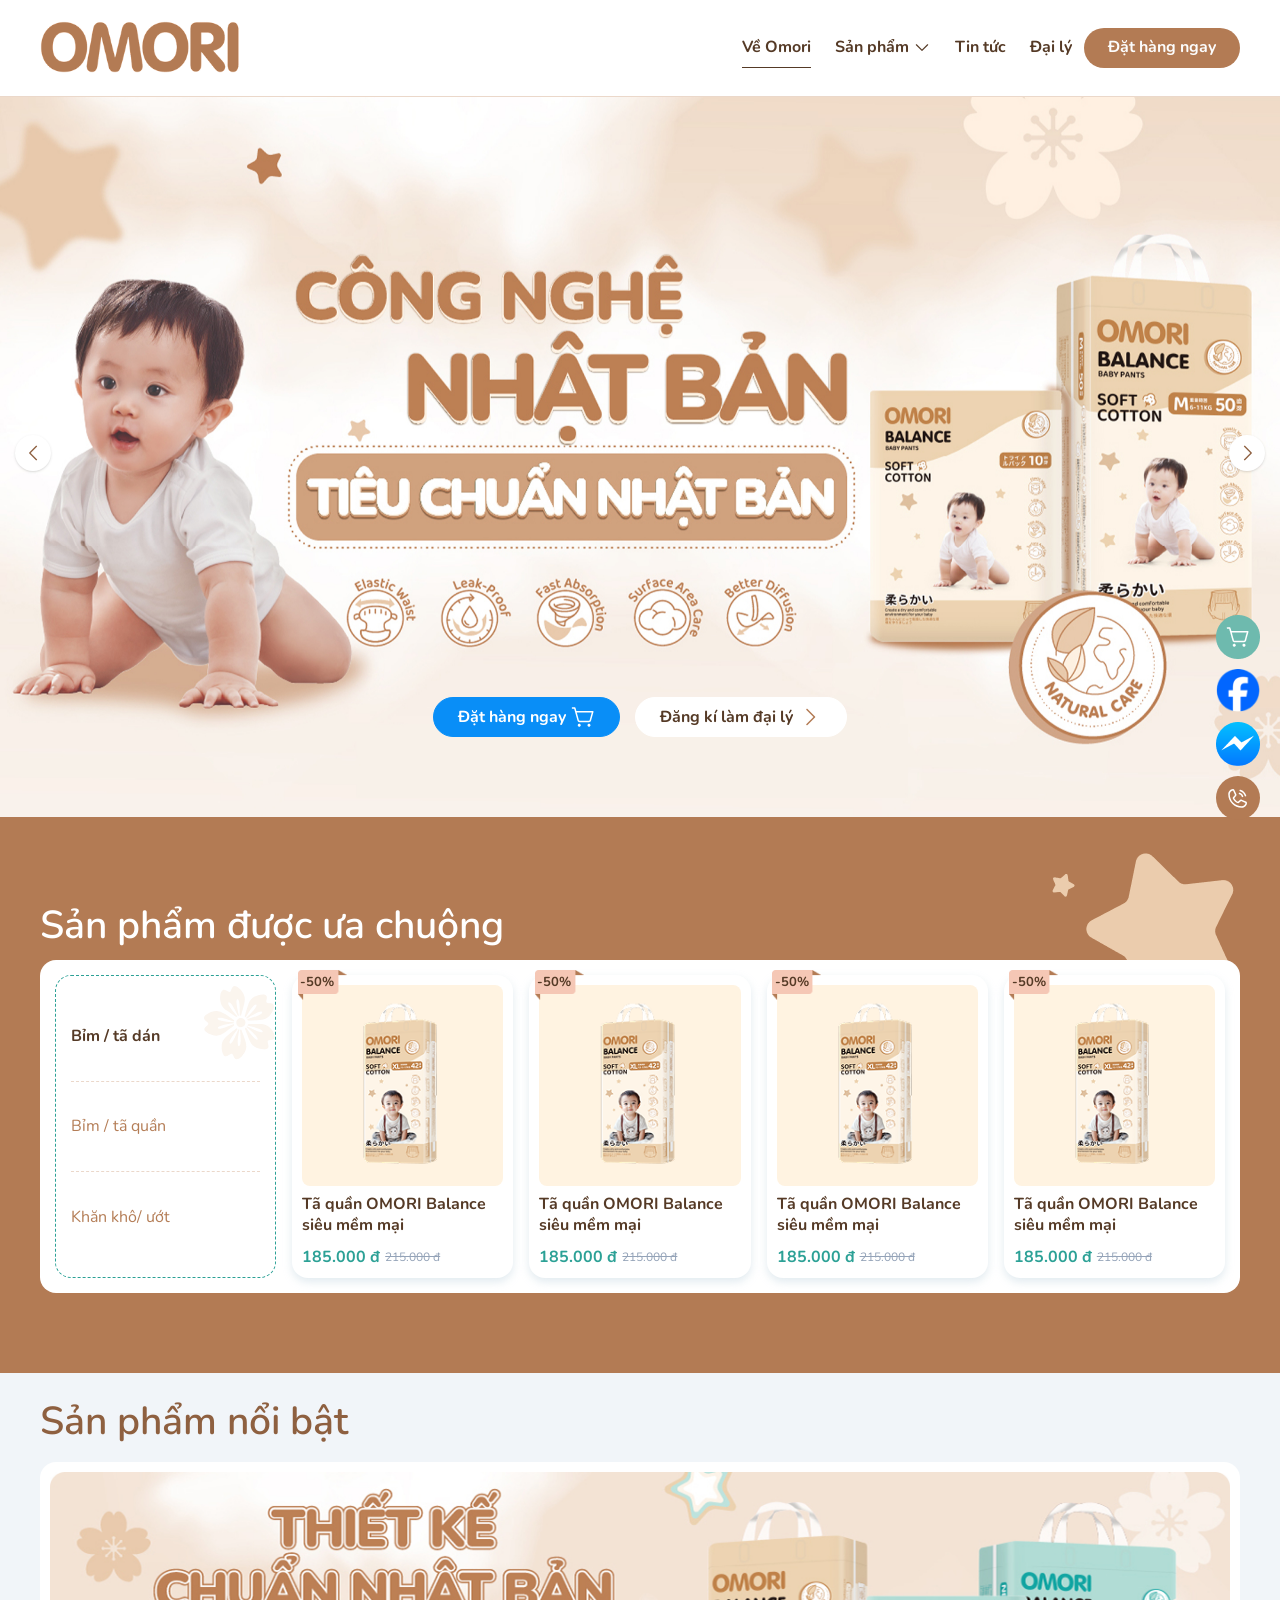
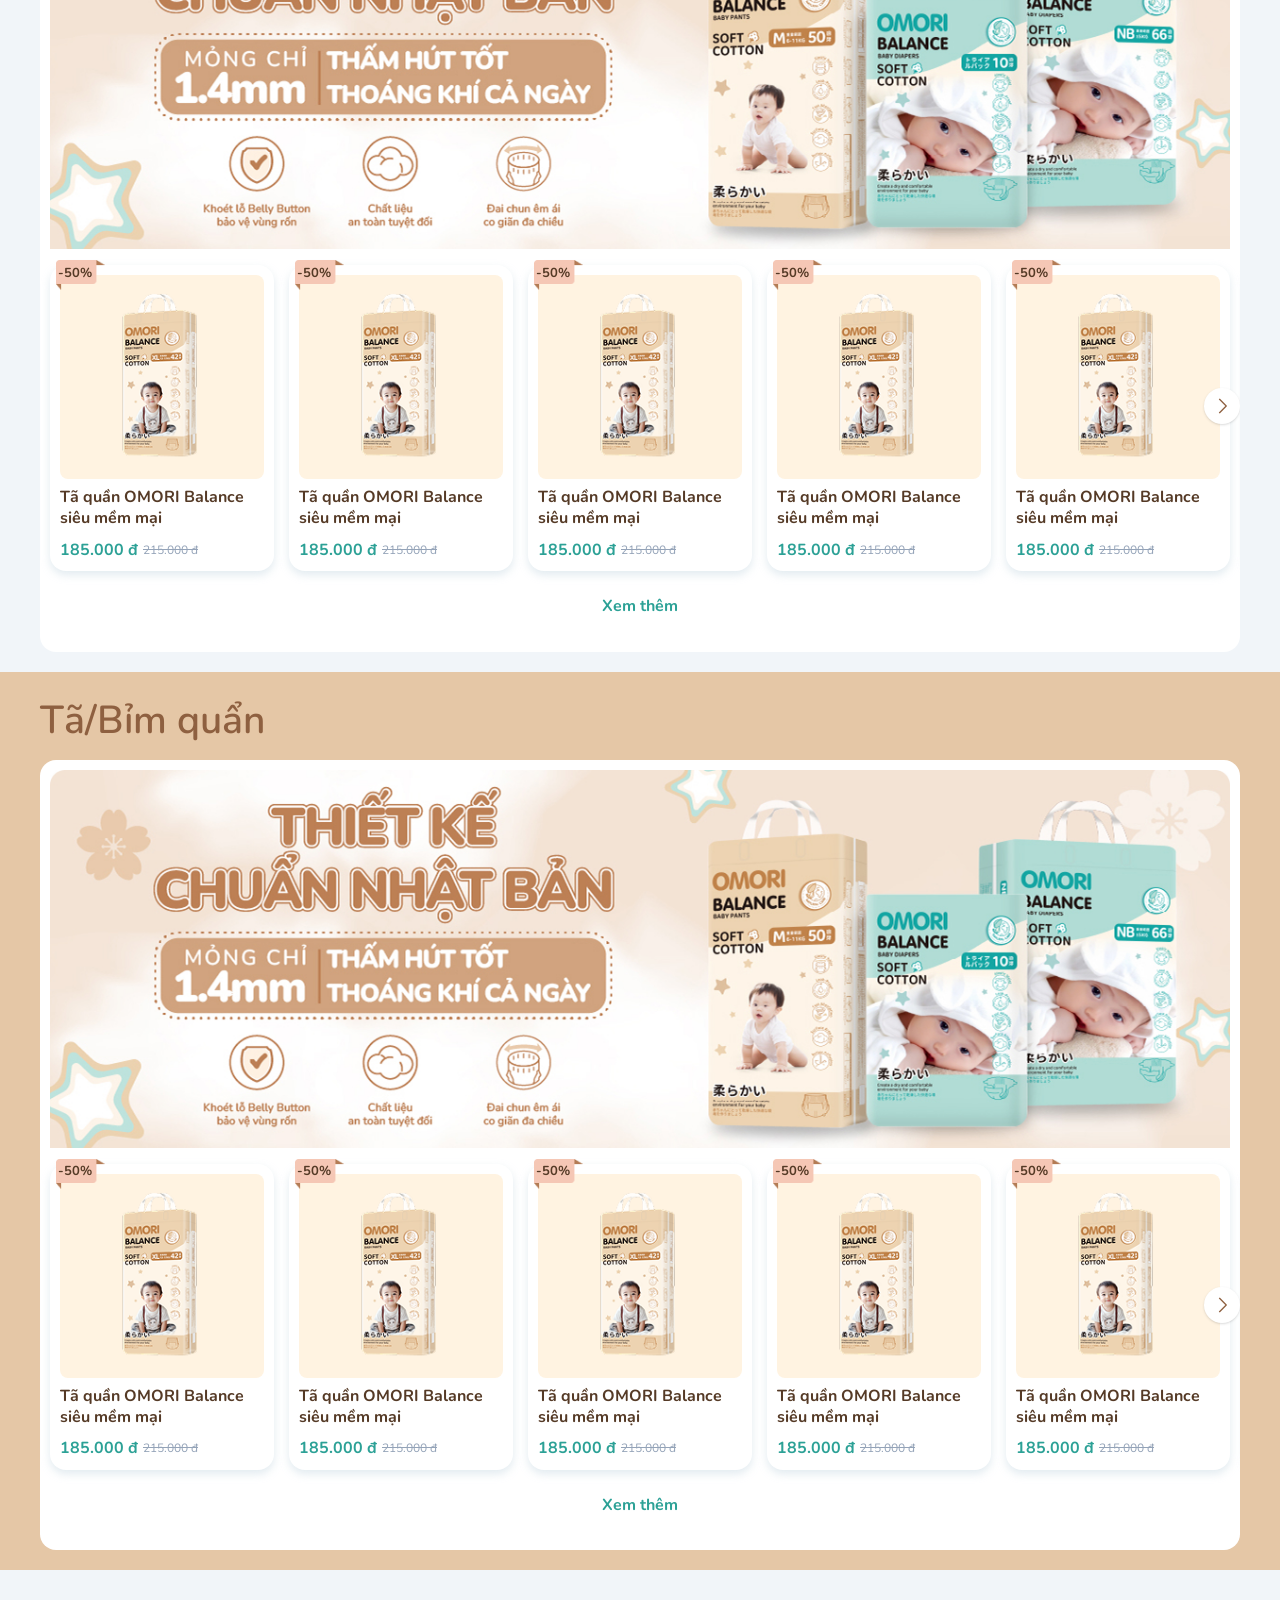
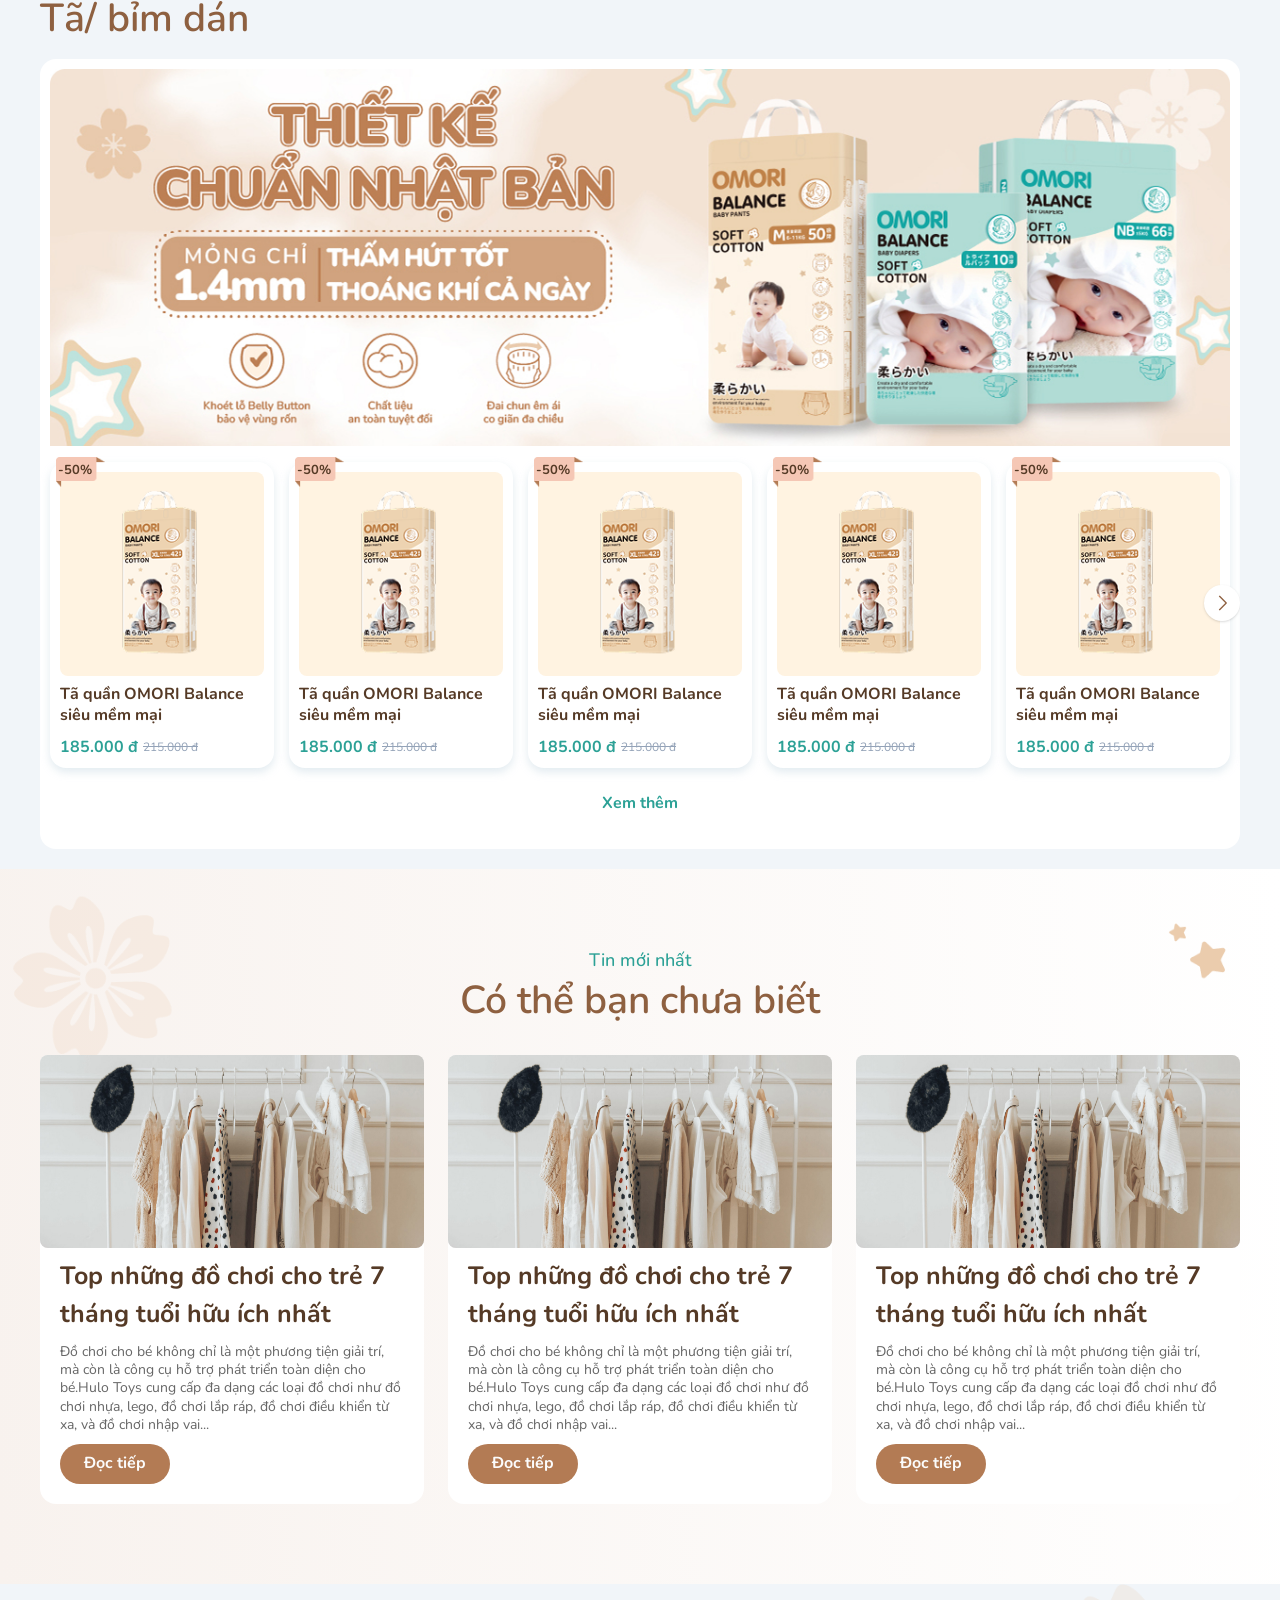
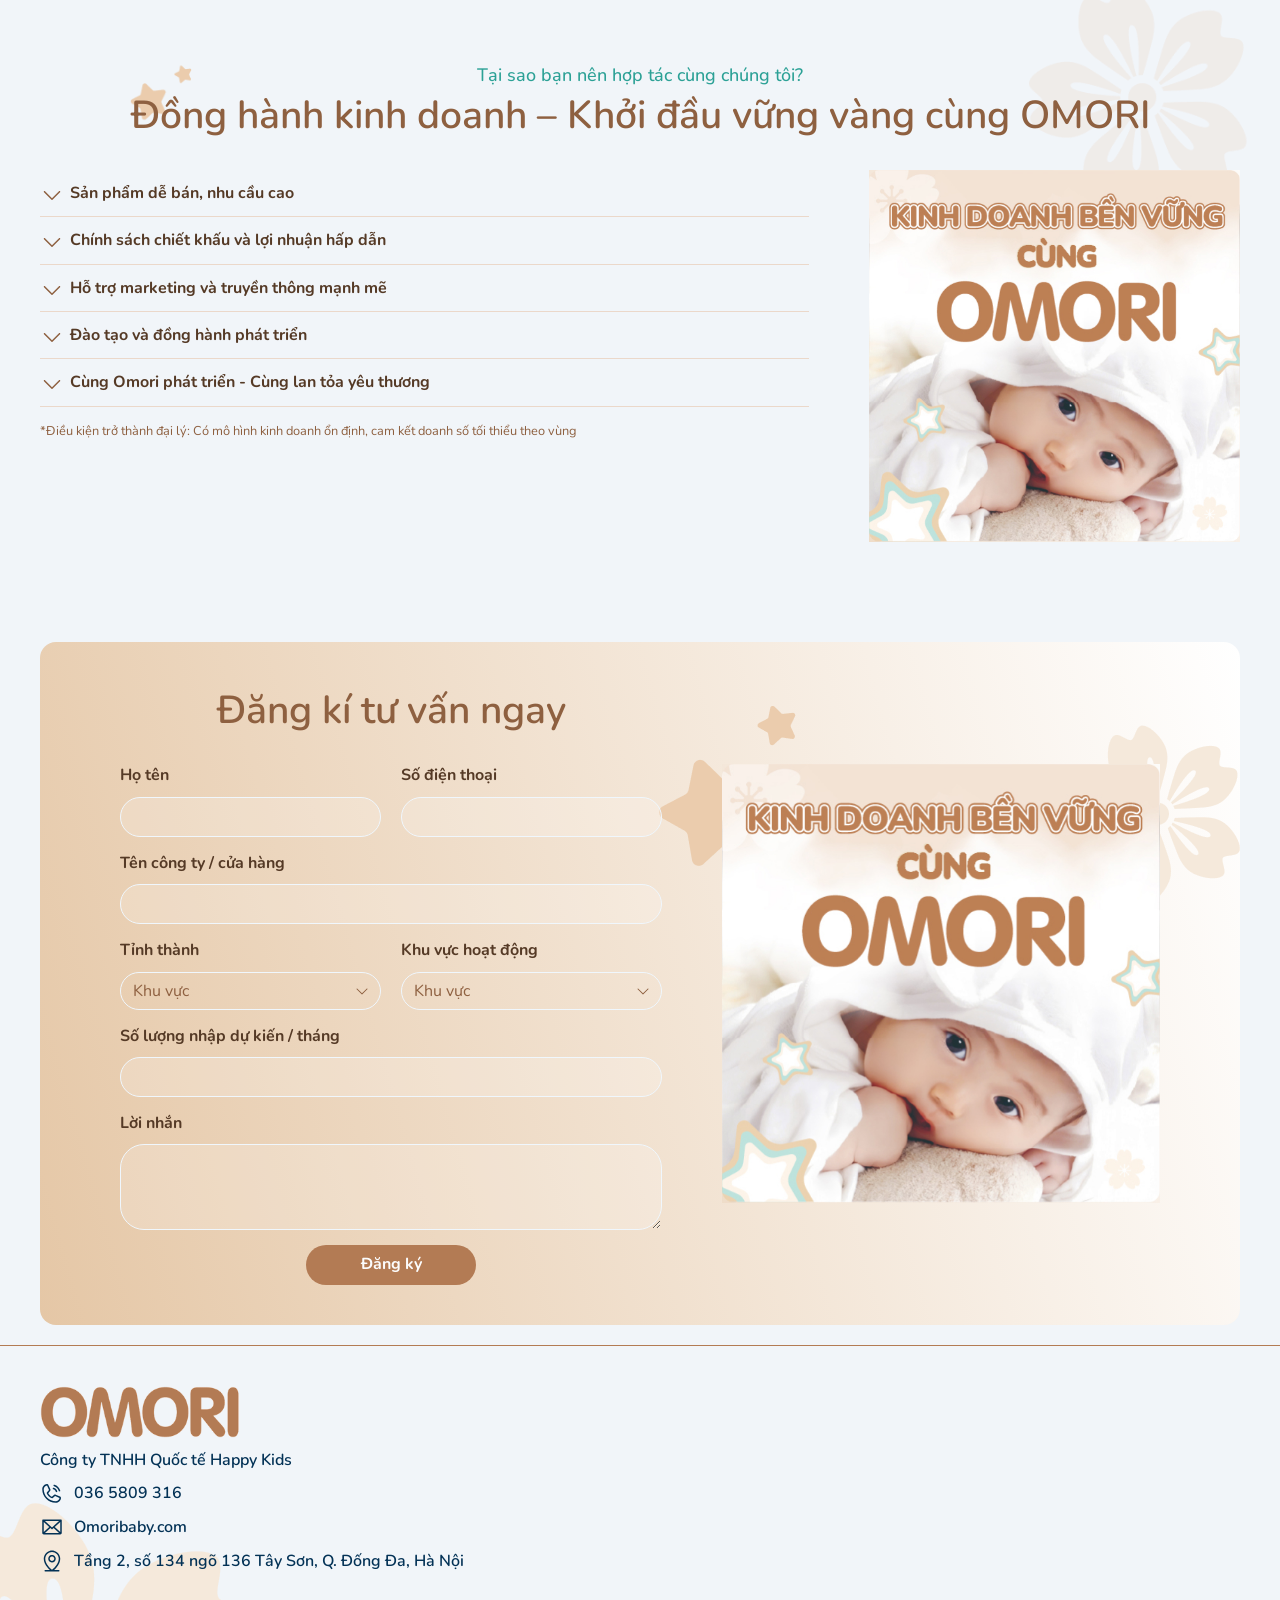
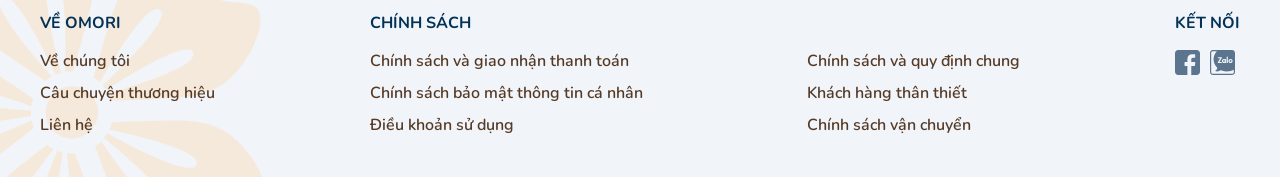
<file: HTML-PC/home.html>
<!DOCTYPE html>
<html lang="en">

<head>
    <meta charset="UTF-8">
    <meta name="viewport" content="width=device-width, initial-scale=1, shrink-to-fit=no">
    <meta http-equiv="X-UA-Compatible" content="ie=edge">
    <title>Omori</title>
    <link rel="stylesheet" href="css/bootstrap.min.css">
    <link rel="stylesheet" href="css/swiper-bundle.min.css">
    <link rel="stylesheet" href="css/jquery-ui.css">
    <link rel="stylesheet" href="icofont/icofont.min.css" />
    <link rel="stylesheet" href="css/main.css">
</head>

<body>
    <!-- Header Start -->
    <header class="header">
        <div class="container">
            <nav class="navbar navbar-expand-lg">
                <a class="navbar-brand" href="#">
                    <div class="logo">
                        <img class="green" src="images/Logo.png" alt="" />
                    </div>
                </a>
                <button class="navbar-toggler" type="button" data-toggle="collapse"
                    data-target="#navbarSupportedContent" aria-controls="navbarSupportedContent" aria-expanded="false"
                    aria-label="Toggle navigation">
                    <i class="icofont-navigation-menu"></i>
                </button>

                <div class="collapse navbar-collapse" id="navbarSupportedContent">
                    <ul class="navbar-nav ml-auto">
                        <li class="nav-item active">
                            <a class="nav-link" href="#">Về Omori</a>
                        </li>

                        <li class="nav-item dropdown">
                            <a class="nav-link dropdown-toggle" data-toggle="dropdown" href="#" role="button"
                                aria-haspopup="true" aria-expanded="false">Sản phẩm</a>
                            <div class="dropdown-menu">
                                <a class="dropdown-item" href="#">Tã dán</a>
                                <a class="dropdown-item" href="#">Tã quần</a>
                                <a class="dropdown-item" href="#">Khăn ướt</a>
                            </div>
                        </li>
                        <li class="nav-item">
                            <a class="nav-link" href="#">Tin tức</a>
                        </li>
                        <li class="nav-item">
                            <a class="nav-link" href="#">Đại lý</a>
                        </li>
                    </ul>
                    <a href="" class="btn btn-base">Đặt hàng ngay</a>
                </div>
            </nav>
        </div>
    </header>
    <!-- Header End -->
    <ul class="social-fixed">
        <li><a href=""><img src="images/cart.png" alt="" /> </a></li>
        <li><a href=""><img src="images/fb.png" alt="" /></a></li>
        <li><a href=""><img src="images/mess.png" alt="" /></a></li>
        <li>
            <a href="tel:036 5809 316" class="hotline">
                <svg width="24" height="24" viewBox="0 0 24 24" fill="none" xmlns="http://www.w3.org/2000/svg">
                    <path
                        d="M13.5253 4.30599C13.5508 4.21081 13.5947 4.12158 13.6547 4.04339C13.7147 3.9652 13.7894 3.8996 13.8748 3.85032C13.9601 3.80104 14.0543 3.76906 14.152 3.7562C14.2496 3.74334 14.3489 3.74985 14.4441 3.77537C15.8344 4.13813 17.103 4.86497 18.119 5.88103C19.1351 6.89708 19.8619 8.16562 20.2247 9.55599C20.2502 9.65116 20.2567 9.75042 20.2439 9.84811C20.231 9.94579 20.199 10.04 20.1497 10.1253C20.1005 10.2106 20.0349 10.2854 19.9567 10.3454C19.8785 10.4053 19.7893 10.4493 19.6941 10.4747C19.6307 10.4914 19.5655 10.4999 19.5 10.5001C19.3347 10.5001 19.1741 10.4455 19.043 10.3448C18.912 10.244 18.8179 10.1029 18.7753 9.94318C18.4795 8.80817 17.8863 7.77259 17.0569 6.9432C16.2275 6.11381 15.1919 5.52061 14.0569 5.22474C13.9616 5.19938 13.8723 5.15549 13.794 5.09558C13.7157 5.03566 13.65 4.9609 13.6006 4.87557C13.5513 4.79024 13.5192 4.69601 13.5063 4.59828C13.4933 4.50054 13.4998 4.40122 13.5253 4.30599ZM13.3069 8.22474C14.5997 8.56974 15.4303 9.40037 15.7753 10.6932C15.8179 10.8529 15.912 10.994 16.043 11.0948C16.1741 11.1955 16.3347 11.25 16.5 11.2501C16.5655 11.2499 16.6307 11.2414 16.6941 11.2247C16.7893 11.1993 16.8785 11.1553 16.9567 11.0954C17.0349 11.0354 17.1005 10.9606 17.1497 10.8753C17.199 10.79 17.231 10.6958 17.2439 10.5981C17.2567 10.5004 17.2502 10.4012 17.2247 10.306C16.7447 8.50974 15.4903 7.25537 13.6941 6.77537C13.5019 6.72402 13.2971 6.75113 13.1249 6.85073C12.9527 6.95033 12.8271 7.11426 12.7758 7.30646C12.7244 7.49866 12.7516 7.70338 12.8512 7.87559C12.9508 8.04781 13.1147 8.1734 13.3069 8.22474ZM20.9888 17.1638C20.8216 18.4341 20.1977 19.6002 19.2337 20.4442C18.2696 21.2882 17.0313 21.7523 15.75 21.7501C8.30626 21.7501 2.25001 15.6938 2.25001 8.25005C2.24771 6.96876 2.7119 5.73045 3.55588 4.76639C4.39986 3.80234 5.56592 3.17847 6.83626 3.0113C7.1575 2.97208 7.4828 3.0378 7.76362 3.19865C8.04444 3.35951 8.2657 3.60687 8.39438 3.9038L10.3744 8.32412V8.33537C10.4729 8.56267 10.5136 8.81083 10.4928 9.05769C10.472 9.30455 10.3904 9.54242 10.2553 9.75005C10.2384 9.77537 10.2206 9.7988 10.2019 9.82224L8.25001 12.136C8.9522 13.5629 10.4447 15.0422 11.8903 15.7463L14.1722 13.8047C14.1946 13.7859 14.2181 13.7684 14.2425 13.7522C14.45 13.6139 14.6887 13.5294 14.937 13.5065C15.1853 13.4836 15.4354 13.5229 15.6647 13.621L15.6769 13.6266L20.0934 15.6057C20.3909 15.7339 20.6389 15.955 20.8003 16.2358C20.9616 16.5167 21.0278 16.8422 20.9888 17.1638ZM19.5 16.9763C19.5 16.9763 19.4934 16.9763 19.4897 16.9763L15.0834 15.0029L12.8006 16.9444C12.7785 16.9632 12.7553 16.9807 12.7313 16.9969C12.5154 17.1409 12.2659 17.2265 12.0071 17.2452C11.7483 17.2639 11.489 17.2152 11.2547 17.1038C9.49876 16.2554 7.74845 14.5182 6.89907 12.781C6.7866 12.5484 6.73613 12.2906 6.75255 12.0327C6.76898 11.7749 6.85174 11.5256 6.99282 11.3091C7.00872 11.2837 7.02659 11.2596 7.04626 11.2369L9.00001 8.92037L7.03126 4.51412C7.03089 4.51038 7.03089 4.50661 7.03126 4.50287C6.12212 4.62146 5.28739 5.0674 4.68339 5.75716C4.0794 6.44693 3.74755 7.33322 3.75001 8.25005C3.75348 11.4316 5.01888 14.4818 7.26856 16.7315C9.51825 18.9812 12.5685 20.2466 15.75 20.2501C16.6663 20.2532 17.5523 19.9225 18.2425 19.3198C18.9327 18.7171 19.3797 17.8837 19.5 16.9754V16.9763Z"
                        fill="#ffffff" />
                </svg>

                <span>036 5809 316</span>
            </a>
        </li>
    </ul>
    

<!-- HOME -->

<section class="section-banner">
    <div class="banner-swiper">
        <div class="swiper">
            <div class="swiper-wrapper">
                <div class="swiper-slide">
                    <a href=""><img src="images/banner-home.jpg" alt="" /></a>
                </div>
                <div class="swiper-slide">
                    <a href=""><img src="images/banner-home.jpg" alt="" /></a>
                </div>
            </div>
            <!-- Navigation -->
            <div class="swiper-button-next">
                <svg width="10" height="18" viewBox="0 0 10 18" fill="none" xmlns="http://www.w3.org/2000/svg">
                    <path
                        d="M2.23021 0.96891L9.73021 8.46891C9.80001 8.53861 9.85531 8.62131 9.89301 8.71241C9.93081 8.80341 9.95021 8.90101 9.95021 8.99961C9.95021 9.09811 9.93081 9.19571 9.89301 9.28681C9.85531 9.37781 9.80001 9.46051 9.73021 9.53021L2.23021 17.0302C2.08951 17.1709 1.89866 17.25 1.69963 17.25C1.50061 17.25 1.30974 17.1709 1.16901 17.0302C1.02828 16.8895 0.949219 16.6986 0.949219 16.4996C0.949219 16.3006 1.02828 16.1097 1.16901 15.969L8.13931 8.99961L1.16901 2.03021C1.09933 1.96051 1.04405 1.87781 1.00634 1.78671C0.968629 1.69571 0.949219 1.59811 0.949219 1.49961C0.949219 1.40101 0.968629 1.30341 1.00634 1.21241C1.04405 1.12141 1.09933 1.03861 1.16901 0.96891C1.23869 0.89931 1.32142 0.844011 1.41246 0.806311C1.50351 0.768611 1.60109 0.74921 1.69963 0.74921C1.79818 0.74921 1.89576 0.768611 1.98681 0.806311C2.07781 0.844011 2.16061 0.89931 2.23021 0.96891Z"
                        fill="#8E6040" />
                </svg>

            </div>
            <div class="swiper-button-prev">
                <svg width="10" height="18" viewBox="0 0 10 18" fill="none" xmlns="http://www.w3.org/2000/svg">
                    <path
                        d="M7.76979 17.0311L0.269792 9.53109C0.199992 9.46139 0.144692 9.37869 0.106992 9.28759C0.0691918 9.19659 0.0497904 9.09899 0.0497904 9.00039C0.0497904 8.90189 0.0691918 8.80429 0.106992 8.71319C0.144692 8.62219 0.199992 8.53949 0.269792 8.46979L7.76979 0.96979C7.91049 0.82906 8.10134 0.75 8.30037 0.75C8.49939 0.75 8.69026 0.82906 8.83099 0.96979C8.97172 1.11052 9.05078 1.3014 9.05078 1.50042C9.05078 1.69944 8.97172 1.89031 8.83099 2.03104L1.86069 9.00039L8.83099 15.9698C8.90067 16.0395 8.95595 16.1222 8.99366 16.2133C9.03137 16.3043 9.05078 16.4019 9.05078 16.5004C9.05078 16.599 9.03137 16.6966 8.99366 16.7876C8.95595 16.8786 8.90067 16.9614 8.83099 17.0311C8.76131 17.1007 8.67858 17.156 8.58754 17.1937C8.49649 17.2314 8.39891 17.2508 8.30037 17.2508C8.20182 17.2508 8.10424 17.2314 8.01319 17.1937C7.92219 17.156 7.83939 17.1007 7.76979 17.0311Z"
                        fill="#8E6040" />
                </svg>

            </div>
        </div>
    </div>
    <div class="box-btn">
        <a href="" class="btn btn-green btn-icon">Đặt hàng ngay
            <svg width="24" height="24" viewBox="0 0 24 24" fill="none" xmlns="http://www.w3.org/2000/svg">
                <path
                    d="M9.75 20.25C9.75 20.5467 9.66203 20.8367 9.4972 21.0834C9.33238 21.33 9.09811 21.5223 8.82403 21.6358C8.54994 21.7494 8.24834 21.7791 7.95736 21.7212C7.66639 21.6633 7.39912 21.5204 7.18934 21.3107C6.97956 21.1009 6.8367 20.8336 6.77882 20.5426C6.72094 20.2517 6.75065 19.9501 6.86418 19.676C6.97771 19.4019 7.16997 19.1676 7.41665 19.0028C7.66332 18.838 7.95333 18.75 8.25 18.75C8.64782 18.75 9.02936 18.908 9.31066 19.1893C9.59196 19.4706 9.75 19.8522 9.75 20.25ZM18 18.75C17.7033 18.75 17.4133 18.838 17.1666 19.0028C16.92 19.1676 16.7277 19.4019 16.6142 19.676C16.5006 19.9501 16.4709 20.2517 16.5288 20.5426C16.5867 20.8336 16.7296 21.1009 16.9393 21.3107C17.1491 21.5204 17.4164 21.6633 17.7074 21.7212C17.9983 21.7791 18.2999 21.7494 18.574 21.6358C18.8481 21.5223 19.0824 21.33 19.2472 21.0834C19.412 20.8367 19.5 20.5467 19.5 20.25C19.5 19.8522 19.342 19.4706 19.0607 19.1893C18.7794 18.908 18.3978 18.75 18 18.75ZM22.4728 6.95062L20.0691 15.6019C19.9369 16.0745 19.6542 16.4911 19.2639 16.7885C18.8736 17.0859 18.397 17.2479 17.9062 17.25H8.64C8.14784 17.2498 7.66926 17.0886 7.27725 16.791C6.88523 16.4935 6.6013 16.0758 6.46875 15.6019L3.18 3.75H1.5C1.30109 3.75 1.11032 3.67098 0.96967 3.53033C0.829018 3.38968 0.75 3.19891 0.75 3C0.75 2.80109 0.829018 2.61032 0.96967 2.46967C1.11032 2.32902 1.30109 2.25 1.5 2.25H3.75C3.91397 2.24997 4.07343 2.30367 4.20398 2.40289C4.33452 2.50211 4.42895 2.64138 4.47281 2.79938L5.36156 6H21.75C21.8656 5.99998 21.9797 6.02669 22.0833 6.07805C22.1869 6.1294 22.2772 6.20401 22.3472 6.29605C22.4171 6.38809 22.4649 6.49506 22.4867 6.60861C22.5085 6.72216 22.5037 6.83922 22.4728 6.95062ZM20.7628 7.5H5.77875L7.91719 15.2006C7.96105 15.3586 8.05548 15.4979 8.18602 15.5971C8.31657 15.6963 8.47603 15.75 8.64 15.75H17.9062C18.0702 15.75 18.2297 15.6963 18.3602 15.5971C18.4908 15.4979 18.5852 15.3586 18.6291 15.2006L20.7628 7.5Z"
                    fill="white" />
            </svg>

        </a>
        <a href="" class="btn btn-white btn-icon">Đăng kí làm đại lý
            <svg xmlns="http://www.w3.org/2000/svg" width="24" height="24" viewBox="0 0 24 24" fill="none">
                <path
                    d="M17.0306 12.5306L9.53055 20.0306C9.46087 20.1002 9.37815 20.1555 9.2871 20.1932C9.19606 20.2309 9.09847 20.2503 8.99993 20.2503C8.90138 20.2503 8.8038 20.2309 8.71276 20.1932C8.62171 20.1555 8.53899 20.1002 8.4693 20.0306C8.39962 19.9609 8.34435 19.8781 8.30663 19.7871C8.26892 19.6961 8.24951 19.5985 8.24951 19.4999C8.24951 19.4014 8.26892 19.3038 8.30663 19.2128C8.34435 19.1217 8.39962 19.039 8.4693 18.9693L15.4396 11.9999L8.4693 5.03055C8.32857 4.88982 8.24951 4.69895 8.24951 4.49993C8.24951 4.30091 8.32857 4.11003 8.4693 3.9693C8.61003 3.82857 8.80091 3.74951 8.99993 3.74951C9.19895 3.74951 9.38982 3.82857 9.53055 3.9693L17.0306 11.4693C17.1003 11.539 17.1556 11.6217 17.1933 11.7127C17.2311 11.8038 17.2505 11.9014 17.2505 11.9999C17.2505 12.0985 17.2311 12.1961 17.1933 12.2871C17.1556 12.3782 17.1003 12.4609 17.0306 12.5306Z"
                    fill="#B37B54" />
            </svg>
        </a>
    </div>
</section>
<section class="section-wishlist">
    <div class="container">
        <h2 class="title-section text-white">Sản phẩm được ưa chuộng</h2>
        <div class="box-wishlist">
            <div class="tab-wishlist">
                <ul>
                    <li class="active"><a href="">Bỉm / tã dán</a></li>
                    <li><a href="">Bỉm / tã quần</a></li>
                    <li><a href="">Khăn khô/ ướt</a></li>
                </ul>
            </div>
            <div class="list-product">
                <div class="item-product">
                    <a href="#">
                        <div class="tag">-50%</div>
                        <div class="product-image">
                            <img src="images/product.png" alt="Sản phẩm">
                        </div>
                        <p class="product-title">Tã quần OMORI Balance siêu mềm mại</p>
                        <div class="product-price-info">
                            <div class="price-details">
                                <div class="price">185.000 đ</div>
                                <div class="old-price">215.000 đ</div>
                            </div>
                        </div>
                    </a>
                </div>
                <div class="item-product">
                    <a href="#">
                        <div class="tag">-50%</div>
                        <div class="product-image">
                            <img src="images/product.png" alt="Sản phẩm">
                        </div>
                        <p class="product-title">Tã quần OMORI Balance siêu mềm mại</p>
                        <div class="product-price-info">
                            <div class="price-details">
                                <div class="price">185.000 đ</div>
                                <div class="old-price">215.000 đ</div>
                            </div>
                        </div>
                    </a>
                </div>
                <div class="item-product">
                    <a href="#">
                        <div class="tag">-50%</div>
                        <div class="product-image">
                            <img src="images/product.png" alt="Sản phẩm">
                        </div>
                        <p class="product-title">Tã quần OMORI Balance siêu mềm mại</p>
                        <div class="product-price-info">
                            <div class="price-details">
                                <div class="price">185.000 đ</div>
                                <div class="old-price">215.000 đ</div>
                            </div>
                        </div>
                    </a>
                </div>
                <div class="item-product">
                    <a href="#">
                        <div class="tag">-50%</div>
                        <div class="product-image">
                            <img src="images/product.png" alt="Sản phẩm">
                        </div>
                        <p class="product-title">Tã quần OMORI Balance siêu mềm mại</p>
                        <div class="product-price-info">
                            <div class="price-details">
                                <div class="price">185.000 đ</div>
                                <div class="old-price">215.000 đ</div>
                            </div>
                        </div>
                    </a>
                </div>
            </div>
        </div>
    </div>
</section>


<div class="list-section-product">

    <section class="section-box-product">
        <div class="container">
            <h2 class="title-section">Sản phẩm nổi bật</h2>
            <div class="block-product">
                <a href=""><img src="images/banner-sp.jpg" alt="" /></a>
                <!-- Swiper -->
                <div class="position-relative">
                    <div class="product-swiper">
                        <div class="swiper">
                            <div class="swiper-wrapper">
                                <!-- Slide Item -->
                                <div class="swiper-slide pt-3">
                                    <div class="item-product">
                                        <a href="#">
                                            <div class="tag">-50%</div>
                                            <div class="product-image">
                                                <img src="images/product.png" alt="Sản phẩm">
                                            </div>
                                            <p class="product-title">Tã quần OMORI Balance siêu mềm mại</p>
                                            <div class="product-price-info">
                                                <div class="price-details">
                                                    <div class="price">185.000 đ</div>
                                                    <div class="old-price">215.000 đ</div>
                                                </div>
                                            </div>
                                        </a>
                                    </div>
                                </div>
                                <!-- Slide Item -->
                                <div class="swiper-slide pt-3">
                                    <div class="item-product">
                                        <a href="#">
                                            <div class="tag">-50%</div>
                                            <div class="product-image">
                                                <img src="images/product.png" alt="Sản phẩm">
                                            </div>
                                            <p class="product-title">Tã quần OMORI Balance siêu mềm mại</p>
                                            <div class="product-price-info">
                                                <div class="price-details">
                                                    <div class="price">185.000 đ</div>
                                                    <div class="old-price">215.000 đ</div>
                                                </div>
                                            </div>
                                        </a>
                                    </div>
                                </div>
                                <!-- Slide Item -->
                                <div class="swiper-slide pt-3">
                                    <div class="item-product">
                                        <a href="#">
                                            <div class="tag">-50%</div>
                                            <div class="product-image">
                                                <img src="images/product.png" alt="Sản phẩm">
                                            </div>
                                            <p class="product-title">Tã quần OMORI Balance siêu mềm mại</p>
                                            <div class="product-price-info">
                                                <div class="price-details">
                                                    <div class="price">185.000 đ</div>
                                                    <div class="old-price">215.000 đ</div>
                                                </div>
                                            </div>
                                        </a>
                                    </div>
                                </div>
                                <!-- Slide Item -->
                                <div class="swiper-slide pt-3">
                                    <div class="item-product">
                                        <a href="#">
                                            <div class="tag">-50%</div>
                                            <div class="product-image">
                                                <img src="images/product.png" alt="Sản phẩm">
                                            </div>
                                            <p class="product-title">Tã quần OMORI Balance siêu mềm mại</p>
                                            <div class="product-price-info">
                                                <div class="price-details">
                                                    <div class="price">185.000 đ</div>
                                                    <div class="old-price">215.000 đ</div>
                                                </div>
                                            </div>
                                        </a>
                                    </div>
                                </div>
                                <!-- Slide Item -->
                                <div class="swiper-slide pt-3">
                                    <div class="item-product">
                                        <a href="#">
                                            <div class="tag">-50%</div>
                                            <div class="product-image">
                                                <img src="images/product.png" alt="Sản phẩm">
                                            </div>
                                            <p class="product-title">Tã quần OMORI Balance siêu mềm mại</p>
                                            <div class="product-price-info">
                                                <div class="price-details">
                                                    <div class="price">185.000 đ</div>
                                                    <div class="old-price">215.000 đ</div>
                                                </div>
                                            </div>
                                        </a>
                                    </div>
                                </div>
                                <!-- Slide Item -->
                                <div class="swiper-slide pt-3">
                                    <div class="item-product">
                                        <a href="#">
                                            <div class="tag">-50%</div>
                                            <div class="product-image">
                                                <img src="images/product.png" alt="Sản phẩm">
                                            </div>
                                            <p class="product-title">Tã quần OMORI Balance siêu mềm mại</p>
                                            <div class="product-price-info">
                                                <div class="price-details">
                                                    <div class="price">185.000 đ</div>
                                                    <div class="old-price">215.000 đ</div>
                                                </div>
                                            </div>
                                        </a>
                                    </div>
                                </div>
                            </div>

                        </div>
                        <!-- Navigation -->
                        <div class="swiper-button-next">
                            <svg width="10" height="18" viewBox="0 0 10 18" fill="none"
                                xmlns="http://www.w3.org/2000/svg">
                                <path
                                    d="M2.23021 0.96891L9.73021 8.46891C9.80001 8.53861 9.85531 8.62131 9.89301 8.71241C9.93081 8.80341 9.95021 8.90101 9.95021 8.99961C9.95021 9.09811 9.93081 9.19571 9.89301 9.28681C9.85531 9.37781 9.80001 9.46051 9.73021 9.53021L2.23021 17.0302C2.08951 17.1709 1.89866 17.25 1.69963 17.25C1.50061 17.25 1.30974 17.1709 1.16901 17.0302C1.02828 16.8895 0.949219 16.6986 0.949219 16.4996C0.949219 16.3006 1.02828 16.1097 1.16901 15.969L8.13931 8.99961L1.16901 2.03021C1.09933 1.96051 1.04405 1.87781 1.00634 1.78671C0.968629 1.69571 0.949219 1.59811 0.949219 1.49961C0.949219 1.40101 0.968629 1.30341 1.00634 1.21241C1.04405 1.12141 1.09933 1.03861 1.16901 0.96891C1.23869 0.89931 1.32142 0.844011 1.41246 0.806311C1.50351 0.768611 1.60109 0.74921 1.69963 0.74921C1.79818 0.74921 1.89576 0.768611 1.98681 0.806311C2.07781 0.844011 2.16061 0.89931 2.23021 0.96891Z"
                                    fill="#8E6040" />
                            </svg>

                        </div>
                        <div class="swiper-button-prev">
                            <svg width="10" height="18" viewBox="0 0 10 18" fill="none"
                                xmlns="http://www.w3.org/2000/svg">
                                <path
                                    d="M7.76979 17.0311L0.269792 9.53109C0.199992 9.46139 0.144692 9.37869 0.106992 9.28759C0.0691918 9.19659 0.0497904 9.09899 0.0497904 9.00039C0.0497904 8.90189 0.0691918 8.80429 0.106992 8.71319C0.144692 8.62219 0.199992 8.53949 0.269792 8.46979L7.76979 0.96979C7.91049 0.82906 8.10134 0.75 8.30037 0.75C8.49939 0.75 8.69026 0.82906 8.83099 0.96979C8.97172 1.11052 9.05078 1.3014 9.05078 1.50042C9.05078 1.69944 8.97172 1.89031 8.83099 2.03104L1.86069 9.00039L8.83099 15.9698C8.90067 16.0395 8.95595 16.1222 8.99366 16.2133C9.03137 16.3043 9.05078 16.4019 9.05078 16.5004C9.05078 16.599 9.03137 16.6966 8.99366 16.7876C8.95595 16.8786 8.90067 16.9614 8.83099 17.0311C8.76131 17.1007 8.67858 17.156 8.58754 17.1937C8.49649 17.2314 8.39891 17.2508 8.30037 17.2508C8.20182 17.2508 8.10424 17.2314 8.01319 17.1937C7.92219 17.156 7.83939 17.1007 7.76979 17.0311Z"
                                    fill="#8E6040" />
                            </svg>

                        </div>
                    </div>
                </div>
                <div class="text-center my-4">
                    <a href="" class="text-green font-weight-bold">Xem thêm</a>
                </div>
            </div>
        </div>
    </section>
    <section class="section-box-product">
        <div class="container">
            <h2 class="title-section">Tã/Bỉm quẩn</h2>
            <div class="block-product">
                <a href=""><img src="images/banner-sp.jpg" alt="" /></a>
                <!-- Swiper -->
                <div class="position-relative">
                    <div class="product-swiper">
                        <div class="swiper">
                            <div class="swiper-wrapper">
                                <!-- Slide Item -->
                                <div class="swiper-slide pt-3">
                                    <div class="item-product">
                                        <a href="#">
                                            <div class="tag">-50%</div>
                                            <div class="product-image">
                                                <img src="images/product.png" alt="Sản phẩm">
                                            </div>
                                            <p class="product-title">Tã quần OMORI Balance siêu mềm mại</p>
                                            <div class="product-price-info">
                                                <div class="price-details">
                                                    <div class="price">185.000 đ</div>
                                                    <div class="old-price">215.000 đ</div>
                                                </div>
                                            </div>
                                        </a>
                                    </div>
                                </div>
                                <!-- Slide Item -->
                                <div class="swiper-slide pt-3">
                                    <div class="item-product">
                                        <a href="#">
                                            <div class="tag">-50%</div>
                                            <div class="product-image">
                                                <img src="images/product.png" alt="Sản phẩm">
                                            </div>
                                            <p class="product-title">Tã quần OMORI Balance siêu mềm mại</p>
                                            <div class="product-price-info">
                                                <div class="price-details">
                                                    <div class="price">185.000 đ</div>
                                                    <div class="old-price">215.000 đ</div>
                                                </div>
                                            </div>
                                        </a>
                                    </div>
                                </div>
                                <!-- Slide Item -->
                                <div class="swiper-slide pt-3">
                                    <div class="item-product">
                                        <a href="#">
                                            <div class="tag">-50%</div>
                                            <div class="product-image">
                                                <img src="images/product.png" alt="Sản phẩm">
                                            </div>
                                            <p class="product-title">Tã quần OMORI Balance siêu mềm mại</p>
                                            <div class="product-price-info">
                                                <div class="price-details">
                                                    <div class="price">185.000 đ</div>
                                                    <div class="old-price">215.000 đ</div>
                                                </div>
                                            </div>
                                        </a>
                                    </div>
                                </div>
                                <!-- Slide Item -->
                                <div class="swiper-slide pt-3">
                                    <div class="item-product">
                                        <a href="#">
                                            <div class="tag">-50%</div>
                                            <div class="product-image">
                                                <img src="images/product.png" alt="Sản phẩm">
                                            </div>
                                            <p class="product-title">Tã quần OMORI Balance siêu mềm mại</p>
                                            <div class="product-price-info">
                                                <div class="price-details">
                                                    <div class="price">185.000 đ</div>
                                                    <div class="old-price">215.000 đ</div>
                                                </div>
                                            </div>
                                        </a>
                                    </div>
                                </div>
                                <!-- Slide Item -->
                                <div class="swiper-slide pt-3">
                                    <div class="item-product">
                                        <a href="#">
                                            <div class="tag">-50%</div>
                                            <div class="product-image">
                                                <img src="images/product.png" alt="Sản phẩm">
                                            </div>
                                            <p class="product-title">Tã quần OMORI Balance siêu mềm mại</p>
                                            <div class="product-price-info">
                                                <div class="price-details">
                                                    <div class="price">185.000 đ</div>
                                                    <div class="old-price">215.000 đ</div>
                                                </div>
                                            </div>
                                        </a>
                                    </div>
                                </div>
                                <!-- Slide Item -->
                                <div class="swiper-slide pt-3">
                                    <div class="item-product">
                                        <a href="#">
                                            <div class="tag">-50%</div>
                                            <div class="product-image">
                                                <img src="images/product.png" alt="Sản phẩm">
                                            </div>
                                            <p class="product-title">Tã quần OMORI Balance siêu mềm mại</p>
                                            <div class="product-price-info">
                                                <div class="price-details">
                                                    <div class="price">185.000 đ</div>
                                                    <div class="old-price">215.000 đ</div>
                                                </div>
                                            </div>
                                        </a>
                                    </div>
                                </div>
                            </div>

                        </div>
                        <!-- Navigation -->
                        <div class="swiper-button-next">
                            <svg width="10" height="18" viewBox="0 0 10 18" fill="none"
                                xmlns="http://www.w3.org/2000/svg">
                                <path
                                    d="M2.23021 0.96891L9.73021 8.46891C9.80001 8.53861 9.85531 8.62131 9.89301 8.71241C9.93081 8.80341 9.95021 8.90101 9.95021 8.99961C9.95021 9.09811 9.93081 9.19571 9.89301 9.28681C9.85531 9.37781 9.80001 9.46051 9.73021 9.53021L2.23021 17.0302C2.08951 17.1709 1.89866 17.25 1.69963 17.25C1.50061 17.25 1.30974 17.1709 1.16901 17.0302C1.02828 16.8895 0.949219 16.6986 0.949219 16.4996C0.949219 16.3006 1.02828 16.1097 1.16901 15.969L8.13931 8.99961L1.16901 2.03021C1.09933 1.96051 1.04405 1.87781 1.00634 1.78671C0.968629 1.69571 0.949219 1.59811 0.949219 1.49961C0.949219 1.40101 0.968629 1.30341 1.00634 1.21241C1.04405 1.12141 1.09933 1.03861 1.16901 0.96891C1.23869 0.89931 1.32142 0.844011 1.41246 0.806311C1.50351 0.768611 1.60109 0.74921 1.69963 0.74921C1.79818 0.74921 1.89576 0.768611 1.98681 0.806311C2.07781 0.844011 2.16061 0.89931 2.23021 0.96891Z"
                                    fill="#8E6040" />
                            </svg>

                        </div>
                        <div class="swiper-button-prev">
                            <svg width="10" height="18" viewBox="0 0 10 18" fill="none"
                                xmlns="http://www.w3.org/2000/svg">
                                <path
                                    d="M7.76979 17.0311L0.269792 9.53109C0.199992 9.46139 0.144692 9.37869 0.106992 9.28759C0.0691918 9.19659 0.0497904 9.09899 0.0497904 9.00039C0.0497904 8.90189 0.0691918 8.80429 0.106992 8.71319C0.144692 8.62219 0.199992 8.53949 0.269792 8.46979L7.76979 0.96979C7.91049 0.82906 8.10134 0.75 8.30037 0.75C8.49939 0.75 8.69026 0.82906 8.83099 0.96979C8.97172 1.11052 9.05078 1.3014 9.05078 1.50042C9.05078 1.69944 8.97172 1.89031 8.83099 2.03104L1.86069 9.00039L8.83099 15.9698C8.90067 16.0395 8.95595 16.1222 8.99366 16.2133C9.03137 16.3043 9.05078 16.4019 9.05078 16.5004C9.05078 16.599 9.03137 16.6966 8.99366 16.7876C8.95595 16.8786 8.90067 16.9614 8.83099 17.0311C8.76131 17.1007 8.67858 17.156 8.58754 17.1937C8.49649 17.2314 8.39891 17.2508 8.30037 17.2508C8.20182 17.2508 8.10424 17.2314 8.01319 17.1937C7.92219 17.156 7.83939 17.1007 7.76979 17.0311Z"
                                    fill="#8E6040" />
                            </svg>

                        </div>
                    </div>
                </div>
                <div class="text-center my-4">
                    <a href="" class="text-green font-weight-bold">Xem thêm</a>
                </div>
            </div>
        </div>
    </section>
    <section class="section-box-product">
        <div class="container">
            <h2 class="title-section">Tã/ bỉm dán</h2>
            <div class="block-product">
                <a href=""><img src="images/banner-sp.jpg" alt="" /></a>
                <!-- Swiper -->
                <div class="position-relative">
                    <div class="product-swiper">
                        <div class="swiper">
                            <div class="swiper-wrapper">
                                <!-- Slide Item -->
                                <div class="swiper-slide pt-3">
                                    <div class="item-product">
                                        <a href="#">
                                            <div class="tag">-50%</div>
                                            <div class="product-image">
                                                <img src="images/product.png" alt="Sản phẩm">
                                            </div>
                                            <p class="product-title">Tã quần OMORI Balance siêu mềm mại</p>
                                            <div class="product-price-info">
                                                <div class="price-details">
                                                    <div class="price">185.000 đ</div>
                                                    <div class="old-price">215.000 đ</div>
                                                </div>
                                            </div>
                                        </a>
                                    </div>
                                </div>
                                <!-- Slide Item -->
                                <div class="swiper-slide pt-3">
                                    <div class="item-product">
                                        <a href="#">
                                            <div class="tag">-50%</div>
                                            <div class="product-image">
                                                <img src="images/product.png" alt="Sản phẩm">
                                            </div>
                                            <p class="product-title">Tã quần OMORI Balance siêu mềm mại</p>
                                            <div class="product-price-info">
                                                <div class="price-details">
                                                    <div class="price">185.000 đ</div>
                                                    <div class="old-price">215.000 đ</div>
                                                </div>
                                            </div>
                                        </a>
                                    </div>
                                </div>
                                <!-- Slide Item -->
                                <div class="swiper-slide pt-3">
                                    <div class="item-product">
                                        <a href="#">
                                            <div class="tag">-50%</div>
                                            <div class="product-image">
                                                <img src="images/product.png" alt="Sản phẩm">
                                            </div>
                                            <p class="product-title">Tã quần OMORI Balance siêu mềm mại</p>
                                            <div class="product-price-info">
                                                <div class="price-details">
                                                    <div class="price">185.000 đ</div>
                                                    <div class="old-price">215.000 đ</div>
                                                </div>
                                            </div>
                                        </a>
                                    </div>
                                </div>
                                <!-- Slide Item -->
                                <div class="swiper-slide pt-3">
                                    <div class="item-product">
                                        <a href="#">
                                            <div class="tag">-50%</div>
                                            <div class="product-image">
                                                <img src="images/product.png" alt="Sản phẩm">
                                            </div>
                                            <p class="product-title">Tã quần OMORI Balance siêu mềm mại</p>
                                            <div class="product-price-info">
                                                <div class="price-details">
                                                    <div class="price">185.000 đ</div>
                                                    <div class="old-price">215.000 đ</div>
                                                </div>
                                            </div>
                                        </a>
                                    </div>
                                </div>
                                <!-- Slide Item -->
                                <div class="swiper-slide pt-3">
                                    <div class="item-product">
                                        <a href="#">
                                            <div class="tag">-50%</div>
                                            <div class="product-image">
                                                <img src="images/product.png" alt="Sản phẩm">
                                            </div>
                                            <p class="product-title">Tã quần OMORI Balance siêu mềm mại</p>
                                            <div class="product-price-info">
                                                <div class="price-details">
                                                    <div class="price">185.000 đ</div>
                                                    <div class="old-price">215.000 đ</div>
                                                </div>
                                            </div>
                                        </a>
                                    </div>
                                </div>
                                <!-- Slide Item -->
                                <div class="swiper-slide pt-3">
                                    <div class="item-product">
                                        <a href="#">
                                            <div class="tag">-50%</div>
                                            <div class="product-image">
                                                <img src="images/product.png" alt="Sản phẩm">
                                            </div>
                                            <p class="product-title">Tã quần OMORI Balance siêu mềm mại</p>
                                            <div class="product-price-info">
                                                <div class="price-details">
                                                    <div class="price">185.000 đ</div>
                                                    <div class="old-price">215.000 đ</div>
                                                </div>
                                            </div>
                                        </a>
                                    </div>
                                </div>
                            </div>

                        </div>
                        <!-- Navigation -->
                        <div class="swiper-button-next">
                            <svg width="10" height="18" viewBox="0 0 10 18" fill="none"
                                xmlns="http://www.w3.org/2000/svg">
                                <path
                                    d="M2.23021 0.96891L9.73021 8.46891C9.80001 8.53861 9.85531 8.62131 9.89301 8.71241C9.93081 8.80341 9.95021 8.90101 9.95021 8.99961C9.95021 9.09811 9.93081 9.19571 9.89301 9.28681C9.85531 9.37781 9.80001 9.46051 9.73021 9.53021L2.23021 17.0302C2.08951 17.1709 1.89866 17.25 1.69963 17.25C1.50061 17.25 1.30974 17.1709 1.16901 17.0302C1.02828 16.8895 0.949219 16.6986 0.949219 16.4996C0.949219 16.3006 1.02828 16.1097 1.16901 15.969L8.13931 8.99961L1.16901 2.03021C1.09933 1.96051 1.04405 1.87781 1.00634 1.78671C0.968629 1.69571 0.949219 1.59811 0.949219 1.49961C0.949219 1.40101 0.968629 1.30341 1.00634 1.21241C1.04405 1.12141 1.09933 1.03861 1.16901 0.96891C1.23869 0.89931 1.32142 0.844011 1.41246 0.806311C1.50351 0.768611 1.60109 0.74921 1.69963 0.74921C1.79818 0.74921 1.89576 0.768611 1.98681 0.806311C2.07781 0.844011 2.16061 0.89931 2.23021 0.96891Z"
                                    fill="#8E6040" />
                            </svg>

                        </div>
                        <div class="swiper-button-prev">
                            <svg width="10" height="18" viewBox="0 0 10 18" fill="none"
                                xmlns="http://www.w3.org/2000/svg">
                                <path
                                    d="M7.76979 17.0311L0.269792 9.53109C0.199992 9.46139 0.144692 9.37869 0.106992 9.28759C0.0691918 9.19659 0.0497904 9.09899 0.0497904 9.00039C0.0497904 8.90189 0.0691918 8.80429 0.106992 8.71319C0.144692 8.62219 0.199992 8.53949 0.269792 8.46979L7.76979 0.96979C7.91049 0.82906 8.10134 0.75 8.30037 0.75C8.49939 0.75 8.69026 0.82906 8.83099 0.96979C8.97172 1.11052 9.05078 1.3014 9.05078 1.50042C9.05078 1.69944 8.97172 1.89031 8.83099 2.03104L1.86069 9.00039L8.83099 15.9698C8.90067 16.0395 8.95595 16.1222 8.99366 16.2133C9.03137 16.3043 9.05078 16.4019 9.05078 16.5004C9.05078 16.599 9.03137 16.6966 8.99366 16.7876C8.95595 16.8786 8.90067 16.9614 8.83099 17.0311C8.76131 17.1007 8.67858 17.156 8.58754 17.1937C8.49649 17.2314 8.39891 17.2508 8.30037 17.2508C8.20182 17.2508 8.10424 17.2314 8.01319 17.1937C7.92219 17.156 7.83939 17.1007 7.76979 17.0311Z"
                                    fill="#8E6040" />
                            </svg>

                        </div>
                    </div>
                </div>
                <div class="text-center my-4">
                    <a href="" class="text-green font-weight-bold">Xem thêm</a>
                </div>
            </div>
        </div>
    </section>
</div>
<section class="section-news-home">
    <div class="container">
        <div class="text-center mb-4">
            <h3 class="sub-title">Tin mới nhất</h3>
            <h2 class="title-section">Có thể bạn chưa biết</h2>
        </div>
        <div class="grid grid-3">
            <div class="item-news">
                <div class="box-news">
                    <div class="thumb-art">
                        <div class="thumb thumb-news">
                            <a href=""><img src="images/banner.jpg" alt="" /> </a>
                        </div>
                    </div>

                    <h2 class="title-news">
                        <a href="">Top những đồ chơi cho trẻ 7 tháng tuổi hữu ích nhất</a>
                    </h2>
                    <p class="description">Đồ chơi cho bé không chỉ là một phương tiện giải trí, mà còn là
                        công cụ hỗ trợ phát triển toàn diện cho bé.Hulo Toys cung cấp đa dạng các loại đồ
                        chơi như đồ chơi nhựa, lego, đồ chơi lắp ráp, đồ chơi điều khiển từ xa, và đồ chơi
                        nhập vai...</p>
                    <a href="" class="btn btn-base">Đọc tiếp</a>
                </div>
            </div>
            <div class="item-news">
                <div class="box-news">
                    <div class="thumb-art">
                        <div class="thumb thumb-news">
                            <a href=""><img src="images/banner.jpg" alt="" /> </a>
                        </div>
                    </div>

                    <h2 class="title-news">
                        <a href="">Top những đồ chơi cho trẻ 7 tháng tuổi hữu ích nhất</a>
                    </h2>
                    <p class="description">Đồ chơi cho bé không chỉ là một phương tiện giải trí, mà còn là
                        công cụ hỗ trợ phát triển toàn diện cho bé.Hulo Toys cung cấp đa dạng các loại đồ
                        chơi như đồ chơi nhựa, lego, đồ chơi lắp ráp, đồ chơi điều khiển từ xa, và đồ chơi
                        nhập vai...</p>
                    <a href="" class="btn btn-base">Đọc tiếp</a>
                </div>
            </div>
            <div class="item-news">
                <div class="box-news">
                    <div class="thumb-art">
                        <div class="thumb thumb-news">
                            <a href=""><img src="images/banner.jpg" alt="" /> </a>
                        </div>
                    </div>

                    <h2 class="title-news">
                        <a href="">Top những đồ chơi cho trẻ 7 tháng tuổi hữu ích nhất</a>
                    </h2>
                    <p class="description">Đồ chơi cho bé không chỉ là một phương tiện giải trí, mà còn là
                        công cụ hỗ trợ phát triển toàn diện cho bé.Hulo Toys cung cấp đa dạng các loại đồ
                        chơi như đồ chơi nhựa, lego, đồ chơi lắp ráp, đồ chơi điều khiển từ xa, và đồ chơi
                        nhập vai...</p>
                    <a href="" class="btn btn-base">Đọc tiếp</a>
                </div>
            </div>
        </div>
    </div>
</section>
<section class="section-daily">
    <div class="container">
        <div class="text-center mb-4">
            <h3 class="sub-title">Tại sao bạn nên hợp tác cùng chúng tôi?</h3>
            <h2 class="title-section">Đồng hành kinh doanh – Khởi đầu vững vàng cùng OMORI</h2>
        </div>
        <div class="flex align-items-start">
            <div class="accordion">
                <div class="accordion-group">
                    <div class="accordion-toggle">Sản phẩm dễ bán, nhu cầu cao</div>
                    <div class="accordion-panel">
                        <p>Text demo theo ảnh: Sản phẩm dễ bán, nhu cầu cao...</p>
                    </div>
                </div>
                <div class="accordion-group">
                    <div class="accordion-toggle">Chính sách chiết khấu và lợi nhuận hấp dẫn</div>
                    <div class="accordion-panel">
                        <p>Text demo...</p>
                    </div>
                </div>
                <div class="accordion-group">
                    <div class="accordion-toggle">Hỗ trợ marketing và truyền thông mạnh mẽ</div>
                    <div class="accordion-panel">
                        <p>Text demo...</p>
                    </div>
                </div>
                <div class="accordion-group">
                    <div class="accordion-toggle">Đào tạo và đồng hành phát triển</div>
                    <div class="accordion-panel">
                        <p>Text demo...</p>
                    </div>
                </div>
                <div class="accordion-group">
                    <div class="accordion-toggle">Cùng Omori phát triển - Cùng lan tỏa yêu thương</div>
                    <div class="accordion-panel">
                        <p>Text demo...</p>
                    </div>
                </div>
                <small class="mt-3 d-block">*Điều kiện trở thành đại lý: Có mô hình kinh doanh ổn định, cam kết
                    doanh số
                    tối thiểu theo vùng</small>

            </div>
            <div class="box-product">
                <img src="images/img1.jpg" alt="" />
            </div>
        </div>
    </div>
</section>
<section class="section-contact section-contact-page">
    <div class="container">
        <div class="block-contact">
            <div class="flex">
                <form>
                    <div class="grid-box">

                        <h2 class="title-section text-center">Đăng kí tư vấn ngay</h2>
                        <div class="grid-2">
                            <div class="form-group form-group-2">
                                <label>Họ tên</label>
                                <input class="form-control" type="text">
                            </div>
                            <div class="form-group form-group-2">
                                <label>Số điện thoại</label>
                                <input class="form-control" type="tel">
                            </div>
                        </div>

                        <div class="form-group">
                            <label>Tên công ty / cửa hàng</label>
                            <input class="form-control" type="text">
                        </div>
                        <div class="grid-2">
                            <div class="form-group form-group-2">
                                <label>Tỉnh thành </label>
                                <select class="form-control">
                                    <option>Khu vực</option>
                                    <option>Khu vực 2</option>
                                </select>
                            </div>
                            <div class="form-group form-group-2">
                                <label>Khu vực hoạt động</label>
                                <select class="form-control">
                                    <option>Khu vực</option>
                                    <option>Khu vực 2</option>
                                </select>
                            </div>
                        </div>
                        <div class="form-group">
                            <label>Số lượng nhập dự kiến / tháng</label>
                            <input class="form-control" type="number">
                        </div>
                        <div class="form-group">
                            <label>Lời nhắn</label>
                            <textarea class="form-control" rows="3"></textarea>
                        </div>
                        <div class="action text-center">
                            <a href="#popup-dathang" class="btn btn-base open-popup" style="min-width: 170px;">Đăng
                                ký</a>
                        </div>
                    </div>
                </form>
                <div class="box-product">
                    <img src="images/img1.jpg" alt="" />
                </div>
            </div>
        </div>
    </div>
</section>
<div id="popup-dathang" class="popup-overlay popup">
    <div class="popup-wrapper">
        <div class="popup-content">
            <span class="popup-close">
                <svg xmlns="http://www.w3.org/2000/svg" width="24" height="25" viewBox="0 0 24 25" fill="none">
                    <path
                        d="M19.281 18.7193C19.3507 18.789 19.406 18.8717 19.4437 18.9628C19.4814 19.0538 19.5008 19.1514 19.5008 19.2499C19.5008 19.3485 19.4814 19.4461 19.4437 19.5371C19.406 19.6281 19.3507 19.7109 19.281 19.7806C19.2114 19.8502 19.1286 19.9055 19.0376 19.9432C18.9465 19.9809 18.849 20.0003 18.7504 20.0003C18.6519 20.0003 18.5543 19.9809 18.4632 19.9432C18.3722 19.9055 18.2895 19.8502 18.2198 19.7806L12.0004 13.5602L5.78104 19.7806C5.64031 19.9213 5.44944 20.0003 5.25042 20.0003C5.05139 20.0003 4.86052 19.9213 4.71979 19.7806C4.57906 19.6398 4.5 19.449 4.5 19.2499C4.5 19.0509 4.57906 18.86 4.71979 18.7193L10.9401 12.4999L4.71979 6.28055C4.57906 6.13982 4.5 5.94895 4.5 5.74993C4.5 5.55091 4.57906 5.36003 4.71979 5.2193C4.86052 5.07857 5.05139 4.99951 5.25042 4.99951C5.44944 4.99951 5.64031 5.07857 5.78104 5.2193L12.0004 11.4396L18.2198 5.2193C18.3605 5.07857 18.5514 4.99951 18.7504 4.99951C18.9494 4.99951 19.1403 5.07857 19.281 5.2193C19.4218 5.36003 19.5008 5.55091 19.5008 5.74993C19.5008 5.94895 19.4218 6.13982 19.281 6.28055L13.0607 12.4999L19.281 18.7193Z"
                        fill="#2A3262" />
                </svg>
            </span>
            <div class="section-contact">
                <div class="block-contact">
                    <h2 class="title-section text-center">Đăng kí tư vấn ngay</h2>

                    <div class="flex">
                        <form>
                            <div class="grid-box">

                                <div class="grid-2">
                                    <div class="form-group form-group-2">
                                        <label>Họ tên</label>
                                        <input class="form-control" type="text">
                                    </div>
                                    <div class="form-group form-group-2">
                                        <label>Số điện thoại</label>
                                        <input class="form-control" type="tel">
                                    </div>
                                </div>

                                <div class="form-group">
                                    <label>Tên công ty / cửa hàng</label>
                                    <input class="form-control" type="text">
                                </div>
                                <div class="grid-2">
                                    <div class="form-group form-group-2">
                                        <label>Tỉnh thành </label>
                                        <select class="form-control">
                                            <option>Khu vực</option>
                                            <option>Khu vực 2</option>
                                        </select>
                                    </div>
                                    <div class="form-group form-group-2">
                                        <label>Khu vực hoạt động</label>
                                        <select class="form-control">
                                            <option>Khu vực</option>
                                            <option>Khu vực 2</option>
                                        </select>
                                    </div>
                                </div>
                                <div class="form-group">
                                    <label>Sản phẩm</label>
                                    <select class="form-control">
                                        <option>Sản phẩm</option>
                                        <option>Sản phẩm 2</option>
                                    </select>
                                    <div class="mt-2">
                                        <p>Nơi sản xuất: Mỹ</p>
                                        <p>Số lượng: 42 miếng</p>
                                    </div>

                                </div>
                                <div class="form-group">
                                    <label>Lời nhắn</label>
                                    <textarea class="form-control" rows="3"></textarea>
                                </div>
                                <div class="action text-center">
                                    <a href="#popup-dathang" class="btn btn-base open-popup"
                                        style="min-width: 170px;">Đăng
                                        ký</a>
                                </div>
                            </div>
                        </form>
                        <div class="box-product">
                            <h4 class="title">Tã quần OMORI Balance siêu mềm mại</h4>
                            <div class="price">185.000 đ</div>
                            <img src="images/img.png" alt="" />
                        </div>
                    </div>
                </div>
            </div>
        </div>
    </div>
</div>
<!-- END HOME -->



    <!-- Footer Start-->
    <footer class="footer">
        <div class="container">
            <div class="wrap-ft">
                <div class="left-ft">
                    <a href="#">
                        <div class="logo">
                            <img class="green" src="images/Logo.png" alt="" />
                        </div>
                    </a>
                    <p>Công ty TNHH Quốc tế Happy Kids</p>
                    <ul class="grid-address">
                        <li>
                            <svg width="24" height="24" viewBox="0 0 24 24" fill="none"
                                xmlns="http://www.w3.org/2000/svg">
                                <path
                                    d="M13.5253 4.30599C13.5508 4.21081 13.5947 4.12158 13.6547 4.04339C13.7147 3.9652 13.7894 3.8996 13.8748 3.85032C13.9601 3.80104 14.0543 3.76906 14.152 3.7562C14.2496 3.74334 14.3489 3.74985 14.4441 3.77537C15.8344 4.13813 17.103 4.86497 18.119 5.88103C19.1351 6.89708 19.8619 8.16562 20.2247 9.55599C20.2502 9.65116 20.2567 9.75042 20.2439 9.84811C20.231 9.94579 20.199 10.04 20.1497 10.1253C20.1005 10.2106 20.0349 10.2854 19.9567 10.3454C19.8785 10.4053 19.7893 10.4493 19.6941 10.4747C19.6307 10.4914 19.5655 10.4999 19.5 10.5001C19.3347 10.5001 19.1741 10.4455 19.043 10.3448C18.912 10.244 18.8179 10.1029 18.7753 9.94318C18.4795 8.80817 17.8863 7.77259 17.0569 6.9432C16.2275 6.11381 15.1919 5.52061 14.0569 5.22474C13.9616 5.19938 13.8723 5.15549 13.794 5.09558C13.7157 5.03566 13.65 4.9609 13.6006 4.87557C13.5513 4.79024 13.5192 4.69601 13.5063 4.59828C13.4933 4.50054 13.4998 4.40122 13.5253 4.30599ZM13.3069 8.22474C14.5997 8.56974 15.4303 9.40037 15.7753 10.6932C15.8179 10.8529 15.912 10.994 16.043 11.0948C16.1741 11.1955 16.3347 11.25 16.5 11.2501C16.5655 11.2499 16.6307 11.2414 16.6941 11.2247C16.7893 11.1993 16.8785 11.1553 16.9567 11.0954C17.0349 11.0354 17.1005 10.9606 17.1497 10.8753C17.199 10.79 17.231 10.6958 17.2439 10.5981C17.2567 10.5004 17.2502 10.4012 17.2247 10.306C16.7447 8.50974 15.4903 7.25537 13.6941 6.77537C13.5019 6.72402 13.2971 6.75113 13.1249 6.85073C12.9527 6.95033 12.8271 7.11426 12.7758 7.30646C12.7244 7.49866 12.7516 7.70338 12.8512 7.87559C12.9508 8.04781 13.1147 8.1734 13.3069 8.22474ZM20.9888 17.1638C20.8216 18.4341 20.1977 19.6002 19.2337 20.4442C18.2696 21.2882 17.0313 21.7523 15.75 21.7501C8.30626 21.7501 2.25001 15.6938 2.25001 8.25005C2.24771 6.96876 2.7119 5.73045 3.55588 4.76639C4.39986 3.80234 5.56592 3.17847 6.83626 3.0113C7.1575 2.97208 7.4828 3.0378 7.76362 3.19865C8.04444 3.35951 8.2657 3.60687 8.39438 3.9038L10.3744 8.32412V8.33537C10.4729 8.56267 10.5136 8.81083 10.4928 9.05769C10.472 9.30455 10.3904 9.54242 10.2553 9.75005C10.2384 9.77537 10.2206 9.7988 10.2019 9.82224L8.25001 12.136C8.9522 13.5629 10.4447 15.0422 11.8903 15.7463L14.1722 13.8047C14.1946 13.7859 14.2181 13.7684 14.2425 13.7522C14.45 13.6139 14.6887 13.5294 14.937 13.5065C15.1853 13.4836 15.4354 13.5229 15.6647 13.621L15.6769 13.6266L20.0934 15.6057C20.3909 15.7339 20.6389 15.955 20.8003 16.2358C20.9616 16.5167 21.0278 16.8422 20.9888 17.1638ZM19.5 16.9763C19.5 16.9763 19.4934 16.9763 19.4897 16.9763L15.0834 15.0029L12.8006 16.9444C12.7785 16.9632 12.7553 16.9807 12.7313 16.9969C12.5154 17.1409 12.2659 17.2265 12.0071 17.2452C11.7483 17.2639 11.489 17.2152 11.2547 17.1038C9.49876 16.2554 7.74845 14.5182 6.89907 12.781C6.7866 12.5484 6.73613 12.2906 6.75255 12.0327C6.76898 11.7749 6.85174 11.5256 6.99282 11.3091C7.00872 11.2837 7.02659 11.2596 7.04626 11.2369L9.00001 8.92037L7.03126 4.51412C7.03089 4.51038 7.03089 4.50661 7.03126 4.50287C6.12212 4.62146 5.28739 5.0674 4.68339 5.75716C4.0794 6.44693 3.74755 7.33322 3.75001 8.25005C3.75348 11.4316 5.01888 14.4818 7.26856 16.7315C9.51825 18.9812 12.5685 20.2466 15.75 20.2501C16.6663 20.2532 17.5523 19.9225 18.2425 19.3198C18.9327 18.7171 19.3797 17.8837 19.5 16.9754V16.9763Z"
                                    fill="#033256" />
                            </svg>
                            036 5809 316
                        </li>
                        <li>
                            <svg xmlns="http://www.w3.org/2000/svg" width="24" height="24" viewBox="0 0 24 24"
                                fill="none">
                                <path
                                    d="M21 4.5H3C2.80109 4.5 2.61032 4.57902 2.46967 4.71967C2.32902 4.86032 2.25 5.05109 2.25 5.25V18C2.25 18.3978 2.40804 18.7794 2.68934 19.0607C2.97064 19.342 3.35218 19.5 3.75 19.5H20.25C20.6478 19.5 21.0294 19.342 21.3107 19.0607C21.592 18.7794 21.75 18.3978 21.75 18V5.25C21.75 5.05109 21.671 4.86032 21.5303 4.71967C21.3897 4.57902 21.1989 4.5 21 4.5ZM12 12.4828L4.92844 6H19.0716L12 12.4828ZM9.25406 12L3.75 17.0447V6.95531L9.25406 12ZM10.3641 13.0172L11.4891 14.0531C11.6274 14.1801 11.8084 14.2506 11.9963 14.2506C12.1841 14.2506 12.3651 14.1801 12.5034 14.0531L13.6284 13.0172L19.0659 18H4.92844L10.3641 13.0172ZM14.7459 12L20.25 6.95438V17.0456L14.7459 12Z"
                                    fill="#033256" />
                            </svg>Omoribaby.com
                        </li>
                        <li>
                            <svg xmlns="http://www.w3.org/2000/svg" width="24" height="24" viewBox="0 0 24 24"
                                fill="none">
                                <path
                                    d="M18.75 21H14.1131C14.892 20.3045 15.6266 19.5608 16.3125 18.7734C18.8859 15.8138 20.25 12.6938 20.25 9.75C20.25 7.56196 19.3808 5.46354 17.8336 3.91637C16.2865 2.36919 14.188 1.5 12 1.5C9.81196 1.5 7.71354 2.36919 6.16637 3.91637C4.61919 5.46354 3.75 7.56196 3.75 9.75C3.75 12.6938 5.11031 15.8138 7.6875 18.7734C8.37338 19.5608 9.10795 20.3045 9.88688 21H5.25C5.05109 21 4.86032 21.079 4.71967 21.2197C4.57902 21.3603 4.5 21.5511 4.5 21.75C4.5 21.9489 4.57902 22.1397 4.71967 22.2803C4.86032 22.421 5.05109 22.5 5.25 22.5H18.75C18.9489 22.5 19.1397 22.421 19.2803 22.2803C19.421 22.1397 19.5 21.9489 19.5 21.75C19.5 21.5511 19.421 21.3603 19.2803 21.2197C19.1397 21.079 18.9489 21 18.75 21ZM5.25 9.75C5.25 7.95979 5.96116 6.2429 7.22703 4.97703C8.4929 3.71116 10.2098 3 12 3C13.7902 3 15.5071 3.71116 16.773 4.97703C18.0388 6.2429 18.75 7.95979 18.75 9.75C18.75 15.1153 13.5497 19.5938 12 20.8125C10.4503 19.5938 5.25 15.1153 5.25 9.75ZM15.75 9.75C15.75 9.00832 15.5301 8.2833 15.118 7.66661C14.706 7.04993 14.1203 6.56928 13.4351 6.28545C12.7498 6.00162 11.9958 5.92736 11.2684 6.07205C10.541 6.21675 9.8728 6.5739 9.34835 7.09835C8.8239 7.6228 8.46675 8.29098 8.32205 9.01841C8.17736 9.74584 8.25162 10.4998 8.53545 11.1851C8.81928 11.8703 9.29993 12.456 9.91661 12.868C10.5333 13.2801 11.2583 13.5 12 13.5C12.9946 13.5 13.9484 13.1049 14.6517 12.4017C15.3549 11.6984 15.75 10.7446 15.75 9.75ZM9.75 9.75C9.75 9.30499 9.88196 8.86998 10.1292 8.49997C10.3764 8.12996 10.7278 7.84157 11.139 7.67127C11.5501 7.50097 12.0025 7.45642 12.439 7.54323C12.8754 7.63005 13.2763 7.84434 13.591 8.15901C13.9057 8.47368 14.12 8.87459 14.2068 9.31105C14.2936 9.7475 14.249 10.1999 14.0787 10.611C13.9084 11.0222 13.62 11.3736 13.25 11.6208C12.88 11.868 12.445 12 12 12C11.4033 12 10.831 11.7629 10.409 11.341C9.98705 10.919 9.75 10.3467 9.75 9.75Z"
                                    fill="#033256" />
                            </svg>
                            Tầng 2, số 134 ngõ 136 Tây Sơn, Q. Đống Đa, Hà Nội
                        </li>
                    </ul>
                </div>
                <div class="right-ft">
                    <iframe
                        src="https://www.facebook.com/plugins/page.php?href=https%3A%2F%2Fwww.facebook.com%2FMetaVietnam&tabs&width=300&height=130&small_header=true&adapt_container_width=true&hide_cover=false&show_facepile=true&appId"
                        width="100%" height="130" style="border:none;overflow:hidden" scrolling="no" frameborder="0"
                        allowfullscreen="true"
                        allow="autoplay; clipboard-write; encrypted-media; picture-in-picture; web-share">
                    </iframe>
                </div>
            </div>
            <div class="wrap-ft">
                <div class="left-ft">
                    <div class="flex-link">
                        <div class="item">
                            <h4 class="title">VỀ Omori</h4>
                            <ul>
                                <li><a href="">Về chúng tôi</a></li>
                                <li><a href="">Câu chuyện thương hiệu</a></li>
                                <li><a href="">Liên hệ</a></li>
                            </ul>
                        </div>
                        <div class="item cols-2">
                            <h4 class="title">CHÍNH SÁCH</h4>
                            <ul>
                                <li><a href="">Chính sách và giao nhận thanh toán</a></li>
                                <li><a href="">Chính sách bảo mật thông tin cá nhân</a></li>
                                <li><a href="">Điều khoản sử dụng</a></li>
                            </ul>
                            <ul>
                                <li><a href="">Chính sách và quy định chung</a></li>
                                <li><a href="">Khách hàng thân thiết</a></li>
                                <li><a href="">Chính sách vận chuyển</a></li>
                            </ul>
                        </div>
                        <div class="item">
                            <div class="social">
                                <h4 class="title">Kết nối</h4>
                                <ul>
                                    <li><a href=""><img src="images/ic-facebook.svg" alt="" /></a></li>
                                    <li><a href=""><img src="images/zalo.svg" alt="" /></a></li>
                                </ul>
                            </div>
                        </div>
                    </div>

                </div>
                
            </div>
        </div>
    </footer>
    <!-- Footer End-->
    <button class="backToTopBtn"></button>
    <script src="js/jquery.min.js"></script>
    <script src="js/popper.min.js"></script>
    <script src="js/bootstrap.min.js"></script>
    <script src="js/swiper-bundle.min.js"></script>
    <script src="js/jquery-ui.js"></script>
    <script src="js/common.js"></script>
    

    
</body>

</html>
</file>
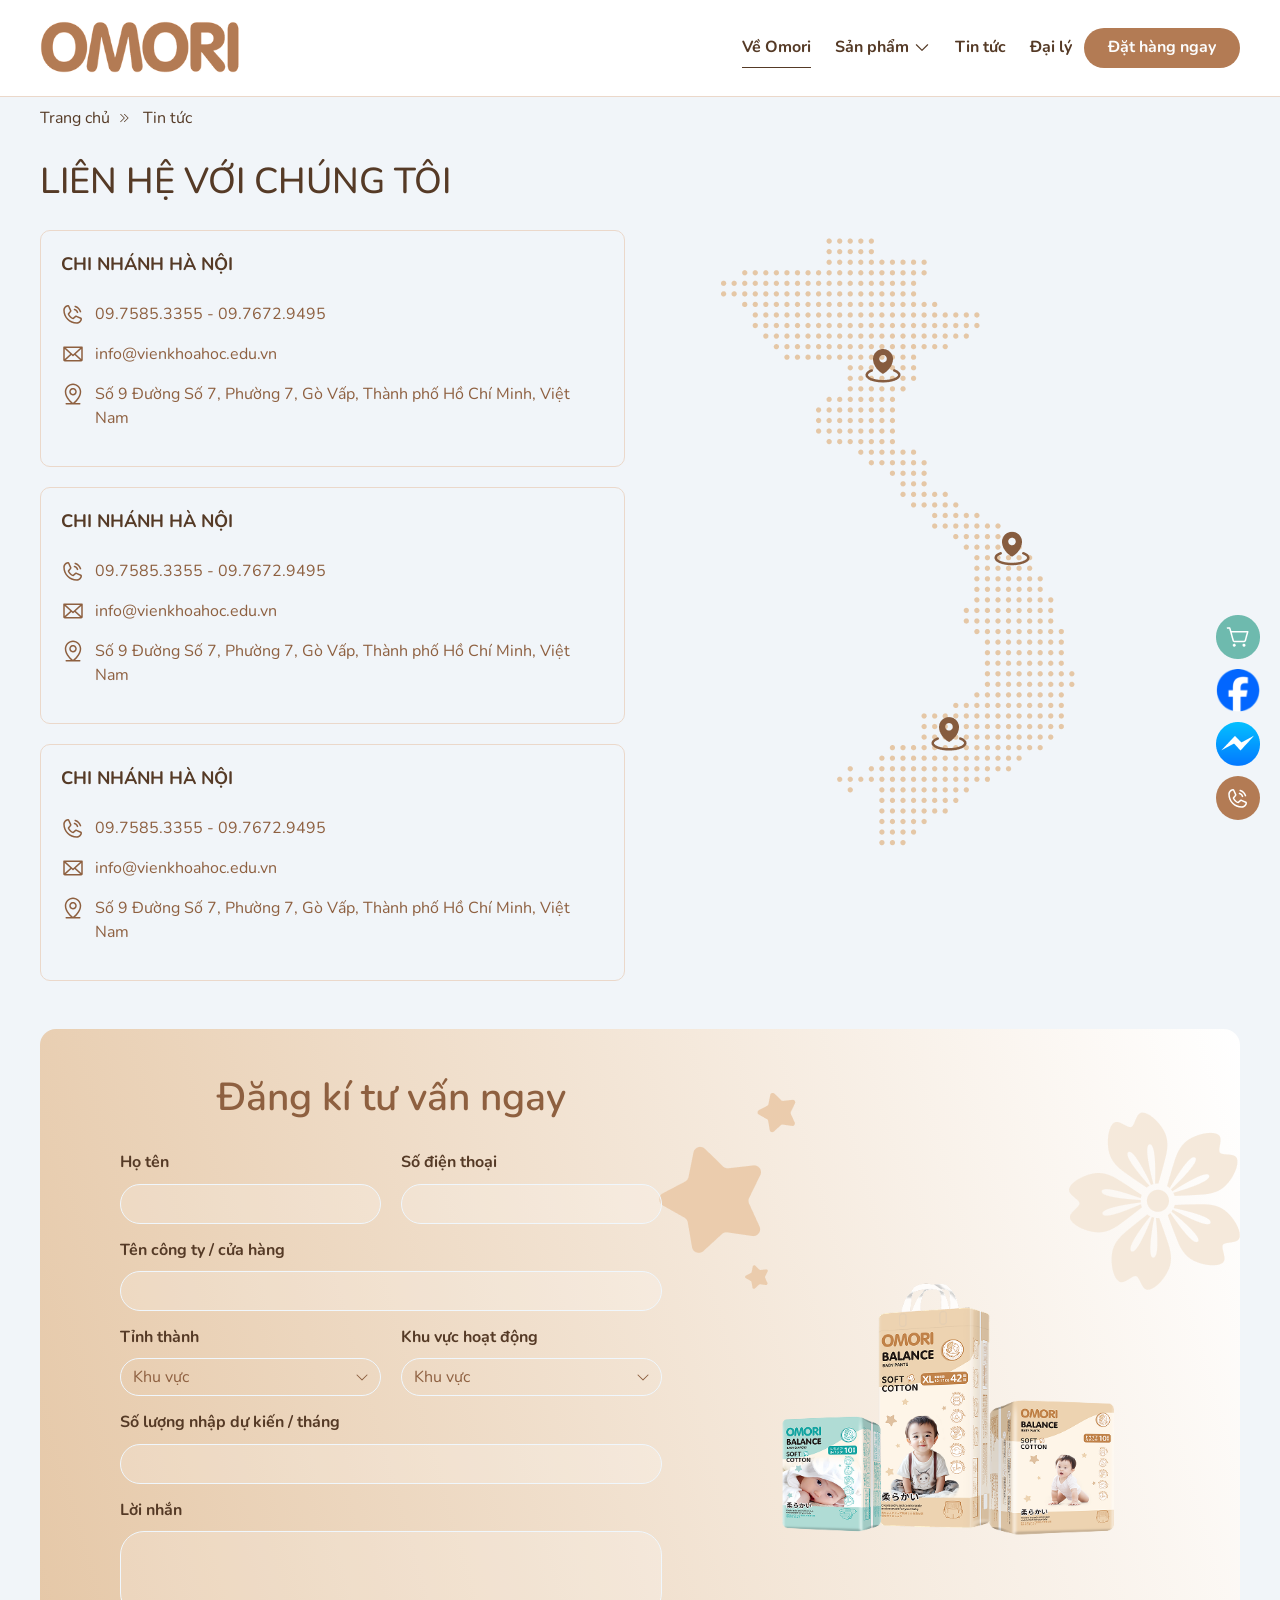
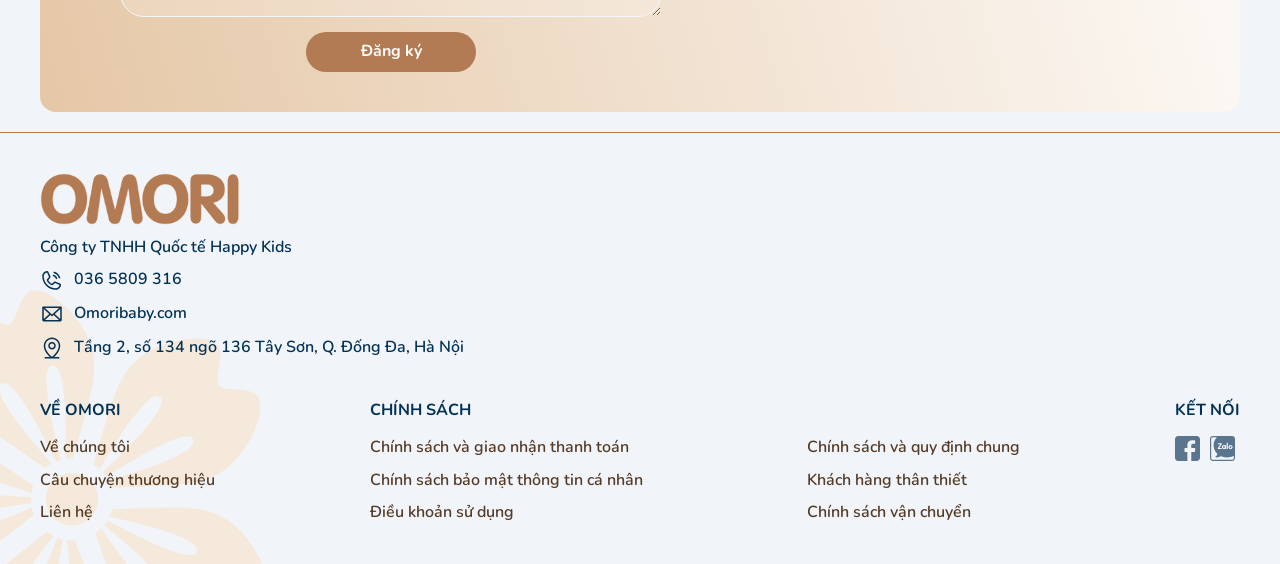
<file: HTML-PC/lien-he.html>
<!DOCTYPE html>
<html lang="en">

<head>
    <meta charset="UTF-8">
    <meta name="viewport" content="width=device-width, initial-scale=1, shrink-to-fit=no">
    <meta http-equiv="X-UA-Compatible" content="ie=edge">
    <title>Omori</title>
    <link rel="stylesheet" href="css/bootstrap.min.css">
    <link rel="stylesheet" href="css/swiper-bundle.min.css">
    <link rel="stylesheet" href="css/jquery-ui.css">
    <link rel="stylesheet" href="icofont/icofont.min.css" />
    <link rel="stylesheet" href="css/main.css">
</head>

<body>
    <!-- Header Start -->
    <header class="header">
        <div class="container">
            <nav class="navbar navbar-expand-lg">
                <a class="navbar-brand" href="#">
                    <div class="logo">
                        <img class="green" src="images/Logo.png" alt="" />
                    </div>
                </a>
                <button class="navbar-toggler" type="button" data-toggle="collapse"
                    data-target="#navbarSupportedContent" aria-controls="navbarSupportedContent" aria-expanded="false"
                    aria-label="Toggle navigation">
                    <i class="icofont-navigation-menu"></i>
                </button>

                <div class="collapse navbar-collapse" id="navbarSupportedContent">
                    <ul class="navbar-nav ml-auto">
                        <li class="nav-item active">
                            <a class="nav-link" href="#">Về Omori</a>
                        </li>

                        <li class="nav-item dropdown">
                            <a class="nav-link dropdown-toggle" data-toggle="dropdown" href="#" role="button"
                                aria-haspopup="true" aria-expanded="false">Sản phẩm</a>
                            <div class="dropdown-menu">
                                <a class="dropdown-item" href="#">Tã dán</a>
                                <a class="dropdown-item" href="#">Tã quần</a>
                                <a class="dropdown-item" href="#">Khăn ướt</a>
                            </div>
                        </li>
                        <li class="nav-item">
                            <a class="nav-link" href="#">Tin tức</a>
                        </li>
                        <li class="nav-item">
                            <a class="nav-link" href="#">Đại lý</a>
                        </li>
                    </ul>
                    <a href="" class="btn btn-base">Đặt hàng ngay</a>
                </div>
            </nav>
        </div>
    </header>
    <!-- Header End -->
    <ul class="social-fixed">
        <li><a href=""><img src="images/cart.png" alt="" /> </a></li>
        <li><a href=""><img src="images/fb.png" alt="" /></a></li>
        <li><a href=""><img src="images/mess.png" alt="" /></a></li>
        <li>
            <a href="tel:036 5809 316" class="hotline">
                <svg width="24" height="24" viewBox="0 0 24 24" fill="none" xmlns="http://www.w3.org/2000/svg">
                    <path
                        d="M13.5253 4.30599C13.5508 4.21081 13.5947 4.12158 13.6547 4.04339C13.7147 3.9652 13.7894 3.8996 13.8748 3.85032C13.9601 3.80104 14.0543 3.76906 14.152 3.7562C14.2496 3.74334 14.3489 3.74985 14.4441 3.77537C15.8344 4.13813 17.103 4.86497 18.119 5.88103C19.1351 6.89708 19.8619 8.16562 20.2247 9.55599C20.2502 9.65116 20.2567 9.75042 20.2439 9.84811C20.231 9.94579 20.199 10.04 20.1497 10.1253C20.1005 10.2106 20.0349 10.2854 19.9567 10.3454C19.8785 10.4053 19.7893 10.4493 19.6941 10.4747C19.6307 10.4914 19.5655 10.4999 19.5 10.5001C19.3347 10.5001 19.1741 10.4455 19.043 10.3448C18.912 10.244 18.8179 10.1029 18.7753 9.94318C18.4795 8.80817 17.8863 7.77259 17.0569 6.9432C16.2275 6.11381 15.1919 5.52061 14.0569 5.22474C13.9616 5.19938 13.8723 5.15549 13.794 5.09558C13.7157 5.03566 13.65 4.9609 13.6006 4.87557C13.5513 4.79024 13.5192 4.69601 13.5063 4.59828C13.4933 4.50054 13.4998 4.40122 13.5253 4.30599ZM13.3069 8.22474C14.5997 8.56974 15.4303 9.40037 15.7753 10.6932C15.8179 10.8529 15.912 10.994 16.043 11.0948C16.1741 11.1955 16.3347 11.25 16.5 11.2501C16.5655 11.2499 16.6307 11.2414 16.6941 11.2247C16.7893 11.1993 16.8785 11.1553 16.9567 11.0954C17.0349 11.0354 17.1005 10.9606 17.1497 10.8753C17.199 10.79 17.231 10.6958 17.2439 10.5981C17.2567 10.5004 17.2502 10.4012 17.2247 10.306C16.7447 8.50974 15.4903 7.25537 13.6941 6.77537C13.5019 6.72402 13.2971 6.75113 13.1249 6.85073C12.9527 6.95033 12.8271 7.11426 12.7758 7.30646C12.7244 7.49866 12.7516 7.70338 12.8512 7.87559C12.9508 8.04781 13.1147 8.1734 13.3069 8.22474ZM20.9888 17.1638C20.8216 18.4341 20.1977 19.6002 19.2337 20.4442C18.2696 21.2882 17.0313 21.7523 15.75 21.7501C8.30626 21.7501 2.25001 15.6938 2.25001 8.25005C2.24771 6.96876 2.7119 5.73045 3.55588 4.76639C4.39986 3.80234 5.56592 3.17847 6.83626 3.0113C7.1575 2.97208 7.4828 3.0378 7.76362 3.19865C8.04444 3.35951 8.2657 3.60687 8.39438 3.9038L10.3744 8.32412V8.33537C10.4729 8.56267 10.5136 8.81083 10.4928 9.05769C10.472 9.30455 10.3904 9.54242 10.2553 9.75005C10.2384 9.77537 10.2206 9.7988 10.2019 9.82224L8.25001 12.136C8.9522 13.5629 10.4447 15.0422 11.8903 15.7463L14.1722 13.8047C14.1946 13.7859 14.2181 13.7684 14.2425 13.7522C14.45 13.6139 14.6887 13.5294 14.937 13.5065C15.1853 13.4836 15.4354 13.5229 15.6647 13.621L15.6769 13.6266L20.0934 15.6057C20.3909 15.7339 20.6389 15.955 20.8003 16.2358C20.9616 16.5167 21.0278 16.8422 20.9888 17.1638ZM19.5 16.9763C19.5 16.9763 19.4934 16.9763 19.4897 16.9763L15.0834 15.0029L12.8006 16.9444C12.7785 16.9632 12.7553 16.9807 12.7313 16.9969C12.5154 17.1409 12.2659 17.2265 12.0071 17.2452C11.7483 17.2639 11.489 17.2152 11.2547 17.1038C9.49876 16.2554 7.74845 14.5182 6.89907 12.781C6.7866 12.5484 6.73613 12.2906 6.75255 12.0327C6.76898 11.7749 6.85174 11.5256 6.99282 11.3091C7.00872 11.2837 7.02659 11.2596 7.04626 11.2369L9.00001 8.92037L7.03126 4.51412C7.03089 4.51038 7.03089 4.50661 7.03126 4.50287C6.12212 4.62146 5.28739 5.0674 4.68339 5.75716C4.0794 6.44693 3.74755 7.33322 3.75001 8.25005C3.75348 11.4316 5.01888 14.4818 7.26856 16.7315C9.51825 18.9812 12.5685 20.2466 15.75 20.2501C16.6663 20.2532 17.5523 19.9225 18.2425 19.3198C18.9327 18.7171 19.3797 17.8837 19.5 16.9754V16.9763Z"
                        fill="#ffffff" />
                </svg>

                <span>036 5809 316</span>
            </a>
        </li>
    </ul>
    
<div class="banner-breadcrumb">
    <div class="breadcrumb">

        <div class="container">
            <ul>
                <li><a href="">Trang chủ</a></li>
                <li><a href="">Tin tức</a></li>
            </ul>
        </div>
    </div>
</div>
<div class="section-contact section-contact-page">
    <div class="container">
        <div class="box-head-search">
            <h1 class="title-page">Liên hệ với chúng tôi</h1>
        </div>
        <div class="row">
            <div class="col-md-6">
                <div class="grid-address">
                    <div class="item">
                        <h2 class="title">CHI NHÁNH HÀ NỘI</h2>
                        <ul>
                            <li>
                                <i class="icon icon-hotline"></i> 09.7585.3355 - 09.7672.9495
                            </li>
                            <li>
                                <i class="icon icon-mail"></i> info@vienkhoahoc.edu.vn
                            </li>
                            <li>
                                <i class="icon icon-map"></i> Số 9 Đường Số 7, Phường 7, Gò Vấp, Thành phố Hồ Chí Minh,
                                Việt Nam
                            </li>
                        </ul>
                    </div>
                    <div class="item">
                        <h2 class="title">CHI NHÁNH HÀ NỘI</h2>
                        <ul>
                            <li>
                                <i class="icon icon-hotline"></i> 09.7585.3355 - 09.7672.9495
                            </li>
                            <li>
                                <i class="icon icon-mail"></i> info@vienkhoahoc.edu.vn
                            </li>
                            <li>
                                <i class="icon icon-map"></i> Số 9 Đường Số 7, Phường 7, Gò Vấp, Thành phố Hồ Chí Minh,
                                Việt Nam
                            </li>
                        </ul>
                    </div>
                    <div class="item">
                        <h2 class="title">CHI NHÁNH HÀ NỘI</h2>
                        <ul>
                            <li>
                                <i class="icon icon-hotline"></i> 09.7585.3355 - 09.7672.9495
                            </li>
                            <li>
                                <i class="icon icon-mail"></i> info@vienkhoahoc.edu.vn
                            </li>
                            <li>
                                <i class="icon icon-map"></i> Số 9 Đường Số 7, Phường 7, Gò Vấp, Thành phố Hồ Chí Minh,
                                Việt Nam
                            </li>
                        </ul>
                    </div>
                </div>
            </div>
            <div class="col-md-6 text-center">
                <img src="images/map.png" alt="" />
            </div>
        </div>
        <div class="block-contact mt-5">
            <div class="flex">
                <form>
                    <div class="grid-box">

                        <h2 class="title-section text-center">Đăng kí tư vấn ngay</h2>
                        <div class="grid-2">
                            <div class="form-group form-group-2">
                                <label>Họ tên</label>
                                <input class="form-control" type="text">
                            </div>
                            <div class="form-group form-group-2">
                                <label>Số điện thoại</label>
                                <input class="form-control" type="tel">
                            </div>
                        </div>

                        <div class="form-group">
                            <label>Tên công ty / cửa hàng</label>
                            <input class="form-control" type="text">
                        </div>
                        <div class="grid-2">
                            <div class="form-group form-group-2">
                                <label>Tỉnh thành </label>
                                <select class="form-control">
                                    <option>Khu vực</option>
                                    <option>Khu vực 2</option>
                                </select>
                            </div>
                            <div class="form-group form-group-2">
                                <label>Khu vực hoạt động</label>
                                <select class="form-control">
                                    <option>Khu vực</option>
                                    <option>Khu vực 2</option>
                                </select>
                            </div>
                        </div>
                        <div class="form-group">
                            <label>Số lượng nhập dự kiến / tháng</label>
                            <input class="form-control" type="number">
                        </div>
                        <div class="form-group">
                            <label>Lời nhắn</label>
                            <textarea class="form-control" rows="3"></textarea>
                        </div>
                        <div class="action text-center">
                            <a href="" class="btn btn-base" style="min-width: 170px;">Đăng ký</a>
                        </div>
                    </div>
                </form>
               <div class="box-product">
                    <img src="images/img.png" alt="" />
                </div>
            </div>
        </div>
    </div>
</div>


    <!-- Footer Start-->
    <footer class="footer">
        <div class="container">
            <div class="wrap-ft">
                <div class="left-ft">
                    <a href="#">
                        <div class="logo">
                            <img class="green" src="images/Logo.png" alt="" />
                        </div>
                    </a>
                    <p>Công ty TNHH Quốc tế Happy Kids</p>
                    <ul class="grid-address">
                        <li>
                            <svg width="24" height="24" viewBox="0 0 24 24" fill="none"
                                xmlns="http://www.w3.org/2000/svg">
                                <path
                                    d="M13.5253 4.30599C13.5508 4.21081 13.5947 4.12158 13.6547 4.04339C13.7147 3.9652 13.7894 3.8996 13.8748 3.85032C13.9601 3.80104 14.0543 3.76906 14.152 3.7562C14.2496 3.74334 14.3489 3.74985 14.4441 3.77537C15.8344 4.13813 17.103 4.86497 18.119 5.88103C19.1351 6.89708 19.8619 8.16562 20.2247 9.55599C20.2502 9.65116 20.2567 9.75042 20.2439 9.84811C20.231 9.94579 20.199 10.04 20.1497 10.1253C20.1005 10.2106 20.0349 10.2854 19.9567 10.3454C19.8785 10.4053 19.7893 10.4493 19.6941 10.4747C19.6307 10.4914 19.5655 10.4999 19.5 10.5001C19.3347 10.5001 19.1741 10.4455 19.043 10.3448C18.912 10.244 18.8179 10.1029 18.7753 9.94318C18.4795 8.80817 17.8863 7.77259 17.0569 6.9432C16.2275 6.11381 15.1919 5.52061 14.0569 5.22474C13.9616 5.19938 13.8723 5.15549 13.794 5.09558C13.7157 5.03566 13.65 4.9609 13.6006 4.87557C13.5513 4.79024 13.5192 4.69601 13.5063 4.59828C13.4933 4.50054 13.4998 4.40122 13.5253 4.30599ZM13.3069 8.22474C14.5997 8.56974 15.4303 9.40037 15.7753 10.6932C15.8179 10.8529 15.912 10.994 16.043 11.0948C16.1741 11.1955 16.3347 11.25 16.5 11.2501C16.5655 11.2499 16.6307 11.2414 16.6941 11.2247C16.7893 11.1993 16.8785 11.1553 16.9567 11.0954C17.0349 11.0354 17.1005 10.9606 17.1497 10.8753C17.199 10.79 17.231 10.6958 17.2439 10.5981C17.2567 10.5004 17.2502 10.4012 17.2247 10.306C16.7447 8.50974 15.4903 7.25537 13.6941 6.77537C13.5019 6.72402 13.2971 6.75113 13.1249 6.85073C12.9527 6.95033 12.8271 7.11426 12.7758 7.30646C12.7244 7.49866 12.7516 7.70338 12.8512 7.87559C12.9508 8.04781 13.1147 8.1734 13.3069 8.22474ZM20.9888 17.1638C20.8216 18.4341 20.1977 19.6002 19.2337 20.4442C18.2696 21.2882 17.0313 21.7523 15.75 21.7501C8.30626 21.7501 2.25001 15.6938 2.25001 8.25005C2.24771 6.96876 2.7119 5.73045 3.55588 4.76639C4.39986 3.80234 5.56592 3.17847 6.83626 3.0113C7.1575 2.97208 7.4828 3.0378 7.76362 3.19865C8.04444 3.35951 8.2657 3.60687 8.39438 3.9038L10.3744 8.32412V8.33537C10.4729 8.56267 10.5136 8.81083 10.4928 9.05769C10.472 9.30455 10.3904 9.54242 10.2553 9.75005C10.2384 9.77537 10.2206 9.7988 10.2019 9.82224L8.25001 12.136C8.9522 13.5629 10.4447 15.0422 11.8903 15.7463L14.1722 13.8047C14.1946 13.7859 14.2181 13.7684 14.2425 13.7522C14.45 13.6139 14.6887 13.5294 14.937 13.5065C15.1853 13.4836 15.4354 13.5229 15.6647 13.621L15.6769 13.6266L20.0934 15.6057C20.3909 15.7339 20.6389 15.955 20.8003 16.2358C20.9616 16.5167 21.0278 16.8422 20.9888 17.1638ZM19.5 16.9763C19.5 16.9763 19.4934 16.9763 19.4897 16.9763L15.0834 15.0029L12.8006 16.9444C12.7785 16.9632 12.7553 16.9807 12.7313 16.9969C12.5154 17.1409 12.2659 17.2265 12.0071 17.2452C11.7483 17.2639 11.489 17.2152 11.2547 17.1038C9.49876 16.2554 7.74845 14.5182 6.89907 12.781C6.7866 12.5484 6.73613 12.2906 6.75255 12.0327C6.76898 11.7749 6.85174 11.5256 6.99282 11.3091C7.00872 11.2837 7.02659 11.2596 7.04626 11.2369L9.00001 8.92037L7.03126 4.51412C7.03089 4.51038 7.03089 4.50661 7.03126 4.50287C6.12212 4.62146 5.28739 5.0674 4.68339 5.75716C4.0794 6.44693 3.74755 7.33322 3.75001 8.25005C3.75348 11.4316 5.01888 14.4818 7.26856 16.7315C9.51825 18.9812 12.5685 20.2466 15.75 20.2501C16.6663 20.2532 17.5523 19.9225 18.2425 19.3198C18.9327 18.7171 19.3797 17.8837 19.5 16.9754V16.9763Z"
                                    fill="#033256" />
                            </svg>
                            036 5809 316
                        </li>
                        <li>
                            <svg xmlns="http://www.w3.org/2000/svg" width="24" height="24" viewBox="0 0 24 24"
                                fill="none">
                                <path
                                    d="M21 4.5H3C2.80109 4.5 2.61032 4.57902 2.46967 4.71967C2.32902 4.86032 2.25 5.05109 2.25 5.25V18C2.25 18.3978 2.40804 18.7794 2.68934 19.0607C2.97064 19.342 3.35218 19.5 3.75 19.5H20.25C20.6478 19.5 21.0294 19.342 21.3107 19.0607C21.592 18.7794 21.75 18.3978 21.75 18V5.25C21.75 5.05109 21.671 4.86032 21.5303 4.71967C21.3897 4.57902 21.1989 4.5 21 4.5ZM12 12.4828L4.92844 6H19.0716L12 12.4828ZM9.25406 12L3.75 17.0447V6.95531L9.25406 12ZM10.3641 13.0172L11.4891 14.0531C11.6274 14.1801 11.8084 14.2506 11.9963 14.2506C12.1841 14.2506 12.3651 14.1801 12.5034 14.0531L13.6284 13.0172L19.0659 18H4.92844L10.3641 13.0172ZM14.7459 12L20.25 6.95438V17.0456L14.7459 12Z"
                                    fill="#033256" />
                            </svg>Omoribaby.com
                        </li>
                        <li>
                            <svg xmlns="http://www.w3.org/2000/svg" width="24" height="24" viewBox="0 0 24 24"
                                fill="none">
                                <path
                                    d="M18.75 21H14.1131C14.892 20.3045 15.6266 19.5608 16.3125 18.7734C18.8859 15.8138 20.25 12.6938 20.25 9.75C20.25 7.56196 19.3808 5.46354 17.8336 3.91637C16.2865 2.36919 14.188 1.5 12 1.5C9.81196 1.5 7.71354 2.36919 6.16637 3.91637C4.61919 5.46354 3.75 7.56196 3.75 9.75C3.75 12.6938 5.11031 15.8138 7.6875 18.7734C8.37338 19.5608 9.10795 20.3045 9.88688 21H5.25C5.05109 21 4.86032 21.079 4.71967 21.2197C4.57902 21.3603 4.5 21.5511 4.5 21.75C4.5 21.9489 4.57902 22.1397 4.71967 22.2803C4.86032 22.421 5.05109 22.5 5.25 22.5H18.75C18.9489 22.5 19.1397 22.421 19.2803 22.2803C19.421 22.1397 19.5 21.9489 19.5 21.75C19.5 21.5511 19.421 21.3603 19.2803 21.2197C19.1397 21.079 18.9489 21 18.75 21ZM5.25 9.75C5.25 7.95979 5.96116 6.2429 7.22703 4.97703C8.4929 3.71116 10.2098 3 12 3C13.7902 3 15.5071 3.71116 16.773 4.97703C18.0388 6.2429 18.75 7.95979 18.75 9.75C18.75 15.1153 13.5497 19.5938 12 20.8125C10.4503 19.5938 5.25 15.1153 5.25 9.75ZM15.75 9.75C15.75 9.00832 15.5301 8.2833 15.118 7.66661C14.706 7.04993 14.1203 6.56928 13.4351 6.28545C12.7498 6.00162 11.9958 5.92736 11.2684 6.07205C10.541 6.21675 9.8728 6.5739 9.34835 7.09835C8.8239 7.6228 8.46675 8.29098 8.32205 9.01841C8.17736 9.74584 8.25162 10.4998 8.53545 11.1851C8.81928 11.8703 9.29993 12.456 9.91661 12.868C10.5333 13.2801 11.2583 13.5 12 13.5C12.9946 13.5 13.9484 13.1049 14.6517 12.4017C15.3549 11.6984 15.75 10.7446 15.75 9.75ZM9.75 9.75C9.75 9.30499 9.88196 8.86998 10.1292 8.49997C10.3764 8.12996 10.7278 7.84157 11.139 7.67127C11.5501 7.50097 12.0025 7.45642 12.439 7.54323C12.8754 7.63005 13.2763 7.84434 13.591 8.15901C13.9057 8.47368 14.12 8.87459 14.2068 9.31105C14.2936 9.7475 14.249 10.1999 14.0787 10.611C13.9084 11.0222 13.62 11.3736 13.25 11.6208C12.88 11.868 12.445 12 12 12C11.4033 12 10.831 11.7629 10.409 11.341C9.98705 10.919 9.75 10.3467 9.75 9.75Z"
                                    fill="#033256" />
                            </svg>
                            Tầng 2, số 134 ngõ 136 Tây Sơn, Q. Đống Đa, Hà Nội
                        </li>
                    </ul>
                </div>
                <div class="right-ft">
                    <iframe
                        src="https://www.facebook.com/plugins/page.php?href=https%3A%2F%2Fwww.facebook.com%2FMetaVietnam&tabs&width=300&height=130&small_header=true&adapt_container_width=true&hide_cover=false&show_facepile=true&appId"
                        width="100%" height="130" style="border:none;overflow:hidden" scrolling="no" frameborder="0"
                        allowfullscreen="true"
                        allow="autoplay; clipboard-write; encrypted-media; picture-in-picture; web-share">
                    </iframe>
                </div>
            </div>
            <div class="wrap-ft">
                <div class="left-ft">
                    <div class="flex-link">
                        <div class="item">
                            <h4 class="title">VỀ Omori</h4>
                            <ul>
                                <li><a href="">Về chúng tôi</a></li>
                                <li><a href="">Câu chuyện thương hiệu</a></li>
                                <li><a href="">Liên hệ</a></li>
                            </ul>
                        </div>
                        <div class="item cols-2">
                            <h4 class="title">CHÍNH SÁCH</h4>
                            <ul>
                                <li><a href="">Chính sách và giao nhận thanh toán</a></li>
                                <li><a href="">Chính sách bảo mật thông tin cá nhân</a></li>
                                <li><a href="">Điều khoản sử dụng</a></li>
                            </ul>
                            <ul>
                                <li><a href="">Chính sách và quy định chung</a></li>
                                <li><a href="">Khách hàng thân thiết</a></li>
                                <li><a href="">Chính sách vận chuyển</a></li>
                            </ul>
                        </div>
                        <div class="item">
                            <div class="social">
                                <h4 class="title">Kết nối</h4>
                                <ul>
                                    <li><a href=""><img src="images/ic-facebook.svg" alt="" /></a></li>
                                    <li><a href=""><img src="images/zalo.svg" alt="" /></a></li>
                                </ul>
                            </div>
                        </div>
                    </div>

                </div>
                
            </div>
        </div>
    </footer>
    <!-- Footer End-->
    <button class="backToTopBtn"></button>
    <script src="js/jquery.min.js"></script>
    <script src="js/popper.min.js"></script>
    <script src="js/bootstrap.min.js"></script>
    <script src="js/swiper-bundle.min.js"></script>
    <script src="js/jquery-ui.js"></script>
    <script src="js/common.js"></script>
    <!-- build:script -->
    
</body>

</html>
</file>
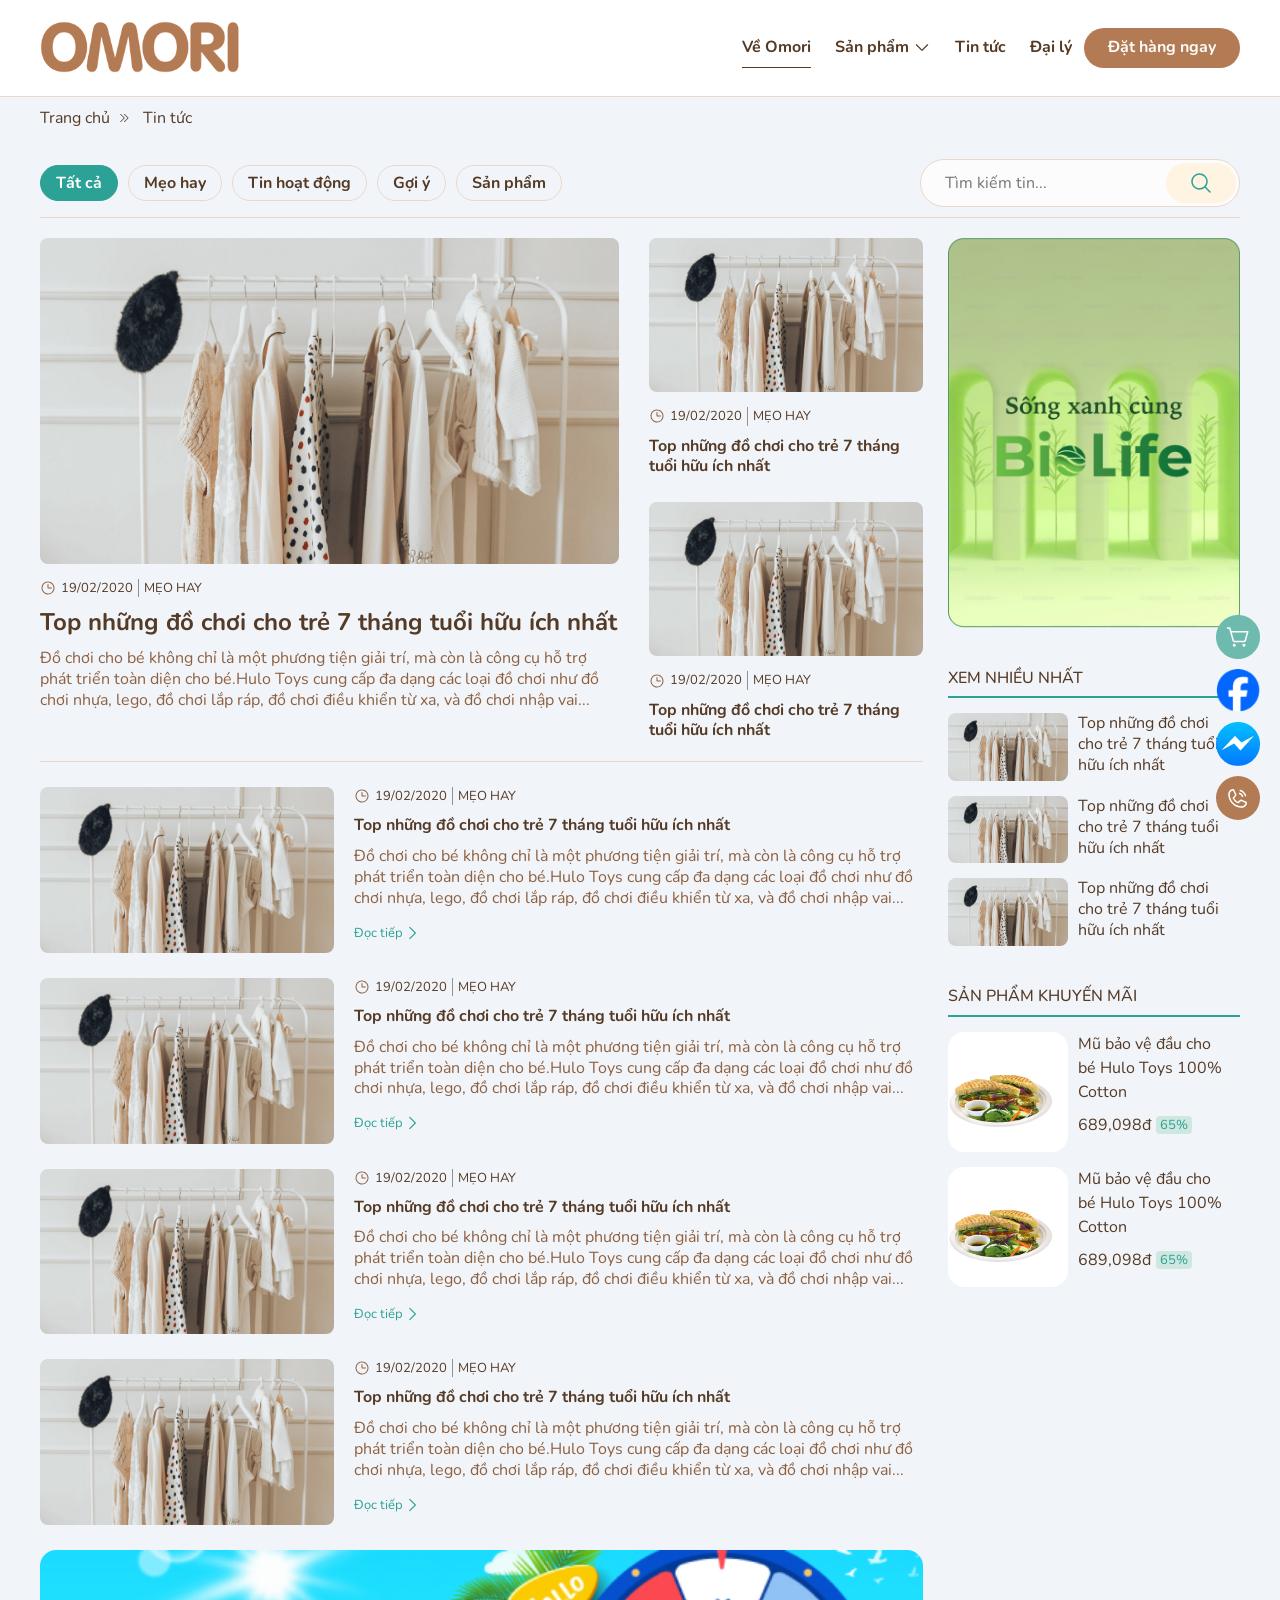
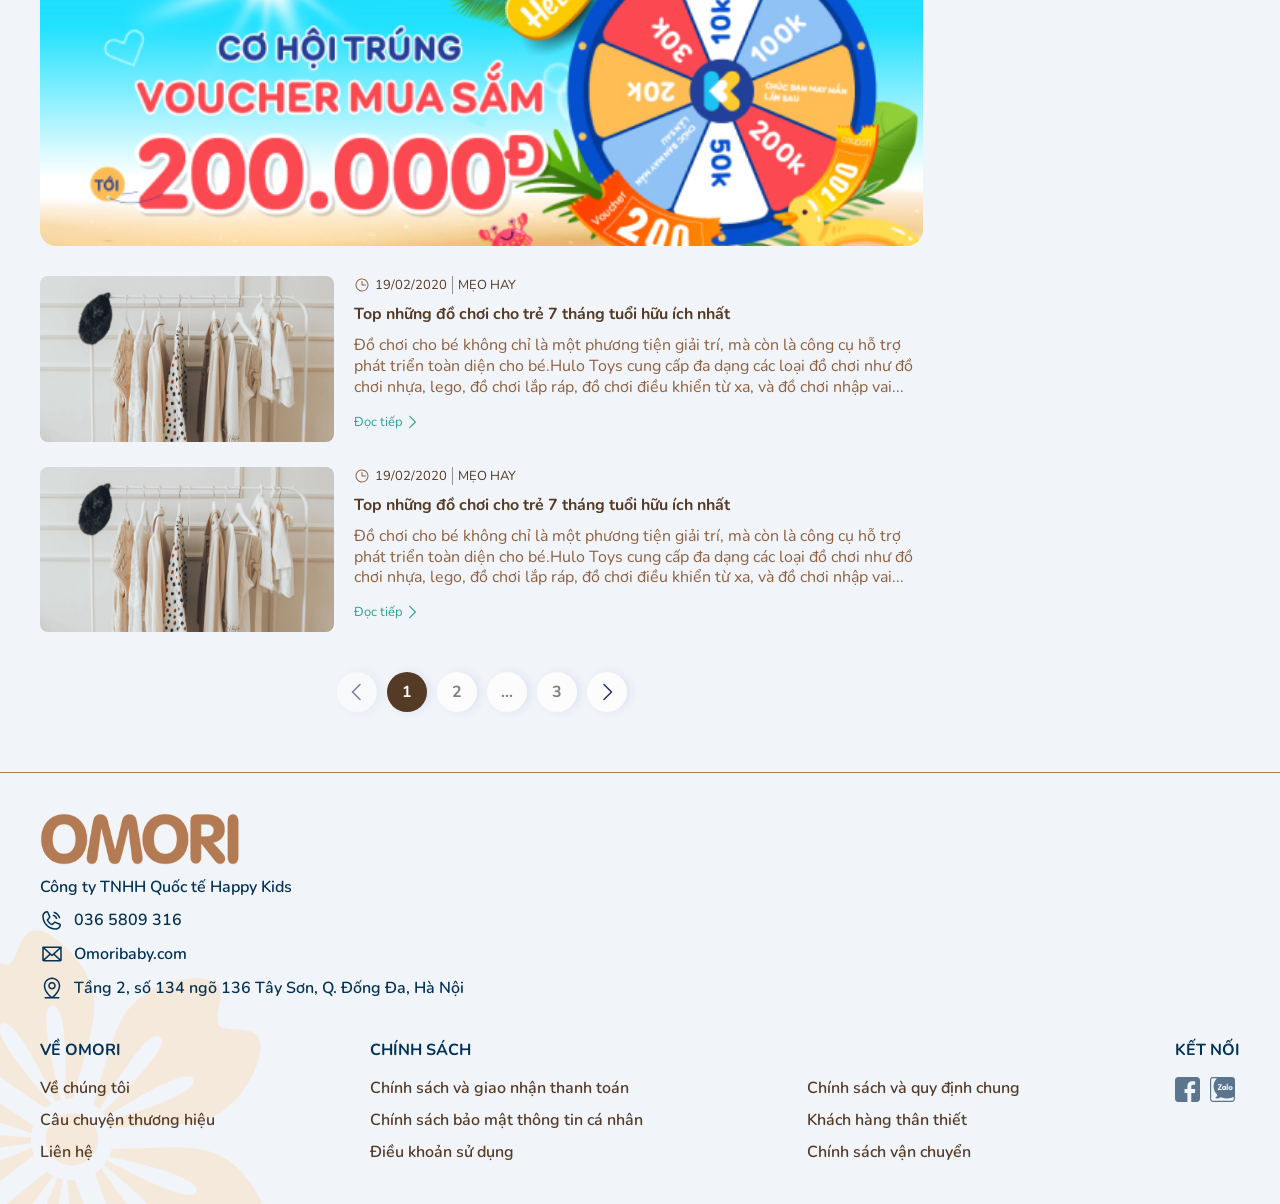
<file: HTML-PC/tin-tuc.html>
<!DOCTYPE html>
<html lang="en">

<head>
    <meta charset="UTF-8">
    <meta name="viewport" content="width=device-width, initial-scale=1, shrink-to-fit=no">
    <meta http-equiv="X-UA-Compatible" content="ie=edge">
    <title>Omori</title>
    <link rel="stylesheet" href="css/bootstrap.min.css">
    <link rel="stylesheet" href="css/swiper-bundle.min.css">
    <link rel="stylesheet" href="css/jquery-ui.css">
    <link rel="stylesheet" href="icofont/icofont.min.css" />
    <link rel="stylesheet" href="css/main.css">
</head>

<body>
    <!-- Header Start -->
    <header class="header">
        <div class="container">
            <nav class="navbar navbar-expand-lg">
                <a class="navbar-brand" href="#">
                    <div class="logo">
                        <img class="green" src="images/Logo.png" alt="" />
                    </div>
                </a>
                <button class="navbar-toggler" type="button" data-toggle="collapse"
                    data-target="#navbarSupportedContent" aria-controls="navbarSupportedContent" aria-expanded="false"
                    aria-label="Toggle navigation">
                    <i class="icofont-navigation-menu"></i>
                </button>

                <div class="collapse navbar-collapse" id="navbarSupportedContent">
                    <ul class="navbar-nav ml-auto">
                        <li class="nav-item active">
                            <a class="nav-link" href="#">Về Omori</a>
                        </li>

                        <li class="nav-item dropdown">
                            <a class="nav-link dropdown-toggle" data-toggle="dropdown" href="#" role="button"
                                aria-haspopup="true" aria-expanded="false">Sản phẩm</a>
                            <div class="dropdown-menu">
                                <a class="dropdown-item" href="#">Tã dán</a>
                                <a class="dropdown-item" href="#">Tã quần</a>
                                <a class="dropdown-item" href="#">Khăn ướt</a>
                            </div>
                        </li>
                        <li class="nav-item">
                            <a class="nav-link" href="#">Tin tức</a>
                        </li>
                        <li class="nav-item">
                            <a class="nav-link" href="#">Đại lý</a>
                        </li>
                    </ul>
                    <a href="" class="btn btn-base">Đặt hàng ngay</a>
                </div>
            </nav>
        </div>
    </header>
    <!-- Header End -->
    <ul class="social-fixed">
        <li><a href=""><img src="images/cart.png" alt="" /> </a></li>
        <li><a href=""><img src="images/fb.png" alt="" /></a></li>
        <li><a href=""><img src="images/mess.png" alt="" /></a></li>
        <li>
            <a href="tel:036 5809 316" class="hotline">
                <svg width="24" height="24" viewBox="0 0 24 24" fill="none" xmlns="http://www.w3.org/2000/svg">
                    <path
                        d="M13.5253 4.30599C13.5508 4.21081 13.5947 4.12158 13.6547 4.04339C13.7147 3.9652 13.7894 3.8996 13.8748 3.85032C13.9601 3.80104 14.0543 3.76906 14.152 3.7562C14.2496 3.74334 14.3489 3.74985 14.4441 3.77537C15.8344 4.13813 17.103 4.86497 18.119 5.88103C19.1351 6.89708 19.8619 8.16562 20.2247 9.55599C20.2502 9.65116 20.2567 9.75042 20.2439 9.84811C20.231 9.94579 20.199 10.04 20.1497 10.1253C20.1005 10.2106 20.0349 10.2854 19.9567 10.3454C19.8785 10.4053 19.7893 10.4493 19.6941 10.4747C19.6307 10.4914 19.5655 10.4999 19.5 10.5001C19.3347 10.5001 19.1741 10.4455 19.043 10.3448C18.912 10.244 18.8179 10.1029 18.7753 9.94318C18.4795 8.80817 17.8863 7.77259 17.0569 6.9432C16.2275 6.11381 15.1919 5.52061 14.0569 5.22474C13.9616 5.19938 13.8723 5.15549 13.794 5.09558C13.7157 5.03566 13.65 4.9609 13.6006 4.87557C13.5513 4.79024 13.5192 4.69601 13.5063 4.59828C13.4933 4.50054 13.4998 4.40122 13.5253 4.30599ZM13.3069 8.22474C14.5997 8.56974 15.4303 9.40037 15.7753 10.6932C15.8179 10.8529 15.912 10.994 16.043 11.0948C16.1741 11.1955 16.3347 11.25 16.5 11.2501C16.5655 11.2499 16.6307 11.2414 16.6941 11.2247C16.7893 11.1993 16.8785 11.1553 16.9567 11.0954C17.0349 11.0354 17.1005 10.9606 17.1497 10.8753C17.199 10.79 17.231 10.6958 17.2439 10.5981C17.2567 10.5004 17.2502 10.4012 17.2247 10.306C16.7447 8.50974 15.4903 7.25537 13.6941 6.77537C13.5019 6.72402 13.2971 6.75113 13.1249 6.85073C12.9527 6.95033 12.8271 7.11426 12.7758 7.30646C12.7244 7.49866 12.7516 7.70338 12.8512 7.87559C12.9508 8.04781 13.1147 8.1734 13.3069 8.22474ZM20.9888 17.1638C20.8216 18.4341 20.1977 19.6002 19.2337 20.4442C18.2696 21.2882 17.0313 21.7523 15.75 21.7501C8.30626 21.7501 2.25001 15.6938 2.25001 8.25005C2.24771 6.96876 2.7119 5.73045 3.55588 4.76639C4.39986 3.80234 5.56592 3.17847 6.83626 3.0113C7.1575 2.97208 7.4828 3.0378 7.76362 3.19865C8.04444 3.35951 8.2657 3.60687 8.39438 3.9038L10.3744 8.32412V8.33537C10.4729 8.56267 10.5136 8.81083 10.4928 9.05769C10.472 9.30455 10.3904 9.54242 10.2553 9.75005C10.2384 9.77537 10.2206 9.7988 10.2019 9.82224L8.25001 12.136C8.9522 13.5629 10.4447 15.0422 11.8903 15.7463L14.1722 13.8047C14.1946 13.7859 14.2181 13.7684 14.2425 13.7522C14.45 13.6139 14.6887 13.5294 14.937 13.5065C15.1853 13.4836 15.4354 13.5229 15.6647 13.621L15.6769 13.6266L20.0934 15.6057C20.3909 15.7339 20.6389 15.955 20.8003 16.2358C20.9616 16.5167 21.0278 16.8422 20.9888 17.1638ZM19.5 16.9763C19.5 16.9763 19.4934 16.9763 19.4897 16.9763L15.0834 15.0029L12.8006 16.9444C12.7785 16.9632 12.7553 16.9807 12.7313 16.9969C12.5154 17.1409 12.2659 17.2265 12.0071 17.2452C11.7483 17.2639 11.489 17.2152 11.2547 17.1038C9.49876 16.2554 7.74845 14.5182 6.89907 12.781C6.7866 12.5484 6.73613 12.2906 6.75255 12.0327C6.76898 11.7749 6.85174 11.5256 6.99282 11.3091C7.00872 11.2837 7.02659 11.2596 7.04626 11.2369L9.00001 8.92037L7.03126 4.51412C7.03089 4.51038 7.03089 4.50661 7.03126 4.50287C6.12212 4.62146 5.28739 5.0674 4.68339 5.75716C4.0794 6.44693 3.74755 7.33322 3.75001 8.25005C3.75348 11.4316 5.01888 14.4818 7.26856 16.7315C9.51825 18.9812 12.5685 20.2466 15.75 20.2501C16.6663 20.2532 17.5523 19.9225 18.2425 19.3198C18.9327 18.7171 19.3797 17.8837 19.5 16.9754V16.9763Z"
                        fill="#ffffff" />
                </svg>

                <span>036 5809 316</span>
            </a>
        </li>
    </ul>
    
<div class="banner-breadcrumb">
    <div class="breadcrumb">
        <div class="container">
            <ul>
                <li><a href="">Trang chủ</a></li>
                <li><a href="">Tin tức</a></li>
            </ul>
        </div>
    </div>
</div>
<section class="section-news">
    <div class="container">
        <div class="wrap-news cat-menu">
            <div class="content">
                <div class="flex">
                    <ul class="list-cat">
                        <li class="active"> <a href="" class="cat-tag">Tất cả</a></li>
                        <li> <a href="" class="cat-tag">Mẹo hay</a></li>
                        <li> <a href="" class="cat-tag">Tin hoạt động</a></li>
                        <li> <a href="" class="cat-tag">Gợi ý </a></li>
                        <li> <a href="" class="cat-tag">Sản phẩm</a></li>
                    </ul>
                    <div class="form-search">
                        <form>
                            <input type="text" placeholder="Tìm kiếm tin...">
                            <button type="button" class="btn-search"><i class="icon icon-search"></i></button>
                        </form>
                    </div>
                </div>
            </div>
        </div>
        <div class="wrap-news">
            <div class="content">
                <div class="list-news-top list-news">
                    <div class="row">
                        <div class="col-md-8">
                            <div class="top-news">
                                <div class="item-news">
                                    <div class="box-news">
                                        <div class="thumb-art">
                                            <div class="thumb thumb-news">
                                                <a href=""><img src="images/banner.jpg" alt="" /> </a>
                                            </div>
                                        </div>
                                        <div class="right-content">
                                            <div class="flex-cat">
                                                <span class="time">
                                                    <i class="icon icon-time"></i>
                                                    19/02/2020
                                                </span>
                                                <a href="" class="cat-tag">mẹo hay</a>
                                            </div>
                                            <h2 class="title-news">
                                                <a href="">Top những đồ chơi cho trẻ 7 tháng tuổi hữu ích nhất</a>
                                            </h2>
                                            <p class="description">Đồ chơi cho bé không chỉ là một phương tiện giải trí,
                                                mà còn
                                                là
                                                công cụ hỗ trợ phát triển toàn diện cho bé.Hulo Toys cung cấp đa dạng
                                                các loại
                                                đồ
                                                chơi như đồ chơi nhựa, lego, đồ chơi lắp ráp, đồ chơi điều khiển từ xa,
                                                và đồ
                                                chơi
                                                nhập vai...</p>
                                            <a href="" class="xemthem">Đọc tiếp</a>
                                        </div>
                                    </div>
                                </div>
                            </div>
                        </div>
                        <div class="col-md-4">
                            <div class="next-news">
                                <div class="item-news">
                                    <div class="box-news">
                                        <div class="thumb-art">
                                            <div class="thumb thumb-news">
                                                <a href=""><img src="images/banner.jpg" alt="" /> </a>
                                            </div>
                                        </div>
                                        <div class="right-content">
                                            <div class="flex-cat">
                                                <span class="time">
                                                    <i class="icon icon-time"></i>
                                                    19/02/2020
                                                </span>
                                                <a href="" class="cat-tag">mẹo hay</a>
                                            </div>
                                            <h2 class="title-news">
                                                <a href="">Top những đồ chơi cho trẻ 7 tháng tuổi hữu ích nhất</a>
                                            </h2>
                                            <p class="description">Đồ chơi cho bé không chỉ là một phương tiện giải trí,
                                                mà còn
                                                là
                                                công cụ hỗ trợ phát triển toàn diện cho bé.Hulo Toys cung cấp đa dạng
                                                các loại
                                                đồ
                                                chơi như đồ chơi nhựa, lego, đồ chơi lắp ráp, đồ chơi điều khiển từ xa,
                                                và đồ
                                                chơi
                                                nhập vai...</p>
                                            <a href="" class="xemthem">Đọc tiếp</a>
                                        </div>
                                    </div>
                                </div>
                                <div class="item-news">
                                    <div class="box-news">
                                        <div class="thumb-art">
                                            <div class="thumb thumb-news">
                                                <a href=""><img src="images/banner.jpg" alt="" /> </a>
                                            </div>
                                        </div>
                                        <div class="right-content">
                                            <div class="flex-cat">
                                                <span class="time">
                                                    <i class="icon icon-time"></i>
                                                    19/02/2020
                                                </span>
                                                <a href="" class="cat-tag">mẹo hay</a>
                                            </div>
                                            <h2 class="title-news">
                                                <a href="">Top những đồ chơi cho trẻ 7 tháng tuổi hữu ích nhất</a>
                                            </h2>
                                            <p class="description">Đồ chơi cho bé không chỉ là một phương tiện giải trí,
                                                mà còn
                                                là
                                                công cụ hỗ trợ phát triển toàn diện cho bé.Hulo Toys cung cấp đa dạng
                                                các loại
                                                đồ
                                                chơi như đồ chơi nhựa, lego, đồ chơi lắp ráp, đồ chơi điều khiển từ xa,
                                                và đồ
                                                chơi
                                                nhập vai...</p>
                                            <a href="" class="xemthem">Đọc tiếp</a>
                                        </div>
                                    </div>
                                </div>
                            </div>
                        </div>
                    </div>


                </div>
                <div class="list-news">
                    <div class="item-news">
                        <div class="box-news">
                            <div class="thumb-art">
                                <div class="thumb thumb-news">
                                    <a href=""><img src="images/banner.jpg" alt="" /> </a>
                                </div>
                            </div>
                            <div class="right-content">
                                <div class="flex-cat">
                                    <span class="time">
                                        <i class="icon icon-time"></i>
                                        19/02/2020
                                    </span>
                                    <a href="" class="cat-tag">mẹo hay</a>
                                </div>
                                <h2 class="title-news">
                                    <a href="">Top những đồ chơi cho trẻ 7 tháng tuổi hữu ích nhất</a>
                                </h2>
                                <p class="description">Đồ chơi cho bé không chỉ là một phương tiện giải trí, mà còn là
                                    công cụ hỗ trợ phát triển toàn diện cho bé.Hulo Toys cung cấp đa dạng các loại đồ
                                    chơi như đồ chơi nhựa, lego, đồ chơi lắp ráp, đồ chơi điều khiển từ xa, và đồ chơi
                                    nhập vai...</p>
                                <a href="" class="xemthem">Đọc tiếp</a>
                            </div>
                        </div>
                    </div>
                    <div class="item-news">
                        <div class="box-news">
                            <div class="thumb-art">
                                <div class="thumb thumb-news">
                                    <a href=""><img src="images/banner.jpg" alt="" /> </a>
                                </div>
                            </div>
                            <div class="right-content">
                                <div class="flex-cat">
                                    <span class="time">
                                        <i class="icon icon-time"></i>
                                        19/02/2020
                                    </span>
                                    <a href="" class="cat-tag">mẹo hay</a>
                                </div>
                                <h2 class="title-news">
                                    <a href="">Top những đồ chơi cho trẻ 7 tháng tuổi hữu ích nhất</a>
                                </h2>
                                <p class="description">Đồ chơi cho bé không chỉ là một phương tiện giải trí, mà còn là
                                    công cụ hỗ trợ phát triển toàn diện cho bé.Hulo Toys cung cấp đa dạng các loại đồ
                                    chơi như đồ chơi nhựa, lego, đồ chơi lắp ráp, đồ chơi điều khiển từ xa, và đồ chơi
                                    nhập vai...</p>
                                <a href="" class="xemthem">Đọc tiếp</a>
                            </div>
                        </div>
                    </div>
                    <div class="item-news">
                        <div class="box-news">
                            <div class="thumb-art">
                                <div class="thumb thumb-news">
                                    <a href=""><img src="images/banner.jpg" alt="" /> </a>
                                </div>
                            </div>
                            <div class="right-content">
                                <div class="flex-cat">
                                    <span class="time">
                                        <i class="icon icon-time"></i>
                                        19/02/2020
                                    </span>
                                    <a href="" class="cat-tag">mẹo hay</a>
                                </div>
                                <h2 class="title-news">
                                    <a href="">Top những đồ chơi cho trẻ 7 tháng tuổi hữu ích nhất</a>
                                </h2>
                                <p class="description">Đồ chơi cho bé không chỉ là một phương tiện giải trí, mà còn là
                                    công cụ hỗ trợ phát triển toàn diện cho bé.Hulo Toys cung cấp đa dạng các loại đồ
                                    chơi như đồ chơi nhựa, lego, đồ chơi lắp ráp, đồ chơi điều khiển từ xa, và đồ chơi
                                    nhập vai...</p>
                                <a href="" class="xemthem">Đọc tiếp</a>
                            </div>
                        </div>
                    </div>
                    <div class="item-news">
                        <div class="box-news">
                            <div class="thumb-art">
                                <div class="thumb thumb-news">
                                    <a href=""><img src="images/banner.jpg" alt="" /> </a>
                                </div>
                            </div>
                            <div class="right-content">
                                <div class="flex-cat">
                                    <span class="time">
                                        <i class="icon icon-time"></i>
                                        19/02/2020
                                    </span>
                                    <a href="" class="cat-tag">mẹo hay</a>
                                </div>
                                <h2 class="title-news">
                                    <a href="">Top những đồ chơi cho trẻ 7 tháng tuổi hữu ích nhất</a>
                                </h2>
                                <p class="description">Đồ chơi cho bé không chỉ là một phương tiện giải trí, mà còn là
                                    công cụ hỗ trợ phát triển toàn diện cho bé.Hulo Toys cung cấp đa dạng các loại đồ
                                    chơi như đồ chơi nhựa, lego, đồ chơi lắp ráp, đồ chơi điều khiển từ xa, và đồ chơi
                                    nhập vai...</p>
                                <a href="" class="xemthem">Đọc tiếp</a>
                            </div>
                        </div>
                    </div>
                    <div class="banner-ads-full">
                        <a href="">
                            <img src="images/banner3.jpg" alt="" />
                        </a>
                    </div>
                    <div class="item-news">
                        <div class="box-news">
                            <div class="thumb-art">
                                <div class="thumb thumb-news">
                                    <a href=""><img src="images/banner.jpg" alt="" /> </a>
                                </div>
                            </div>
                            <div class="right-content">
                                <div class="flex-cat">
                                    <span class="time">
                                        <i class="icon icon-time"></i>
                                        19/02/2020
                                    </span>
                                    <a href="" class="cat-tag">mẹo hay</a>
                                </div>
                                <h2 class="title-news">
                                    <a href="">Top những đồ chơi cho trẻ 7 tháng tuổi hữu ích nhất</a>
                                </h2>
                                <p class="description">Đồ chơi cho bé không chỉ là một phương tiện giải trí, mà còn là
                                    công cụ hỗ trợ phát triển toàn diện cho bé.Hulo Toys cung cấp đa dạng các loại đồ
                                    chơi như đồ chơi nhựa, lego, đồ chơi lắp ráp, đồ chơi điều khiển từ xa, và đồ chơi
                                    nhập vai...</p>
                                <a href="" class="xemthem">Đọc tiếp</a>
                            </div>
                        </div>
                    </div>
                    <div class="item-news">
                        <div class="box-news">
                            <div class="thumb-art">
                                <div class="thumb thumb-news">
                                    <a href=""><img src="images/banner.jpg" alt="" /> </a>
                                </div>
                            </div>
                            <div class="right-content">
                                <div class="flex-cat">
                                    <span class="time">
                                        <i class="icon icon-time"></i>
                                        19/02/2020
                                    </span>
                                    <a href="" class="cat-tag">mẹo hay</a>
                                </div>
                                <h2 class="title-news">
                                    <a href="">Top những đồ chơi cho trẻ 7 tháng tuổi hữu ích nhất</a>
                                </h2>
                                <p class="description">Đồ chơi cho bé không chỉ là một phương tiện giải trí, mà còn là
                                    công cụ hỗ trợ phát triển toàn diện cho bé.Hulo Toys cung cấp đa dạng các loại đồ
                                    chơi như đồ chơi nhựa, lego, đồ chơi lắp ráp, đồ chơi điều khiển từ xa, và đồ chơi
                                    nhập vai...</p>
                                <a href="" class="xemthem">Đọc tiếp</a>
                            </div>
                        </div>
                    </div>
                </div>
                <div class="wrap-paging">
                    <a href="" class="xemthem">Xem thêm</a>
                    <ul class="pagination">
                        <li class="page previous disabled"><a href=""><i class="icon icon-page-previous"></i></a></li>
                        <li class="page active"><a href="">1</a></li>
                        <li class="page"><a href="">2</a></li>
                        <li class="page"><a href="">...</a></li>
                        <li class="page"><a href="">3</a></li>
                        <li class="page next"><a href=""><i class="icon icon-page-next"></i></a></li>
                    </ul>
                </div>
            </div>
            <div class="siderbar-news">
                <div class="box-side box-side-ads">
                    <img src="images/banner-news.png" alt="" />
                </div>
                <div class="box-side">
                    <h3 class="title">
                        XEM NHIỀU NHẤT
                    </h3>
                    <div class="list-news">
                        <div class="item-news">
                            <div class="box-news">
                                <div class="thumb-art">
                                    <div class="thumb thumb-news">
                                        <a href=""><img src="images/banner.jpg" alt="" /> </a>
                                    </div>
                                </div>
                                <div class="right-content">
                                    <h2 class="title-news">
                                        <a href="">Top những đồ chơi cho trẻ 7 tháng tuổi hữu ích nhất</a>
                                    </h2>

                                </div>
                            </div>
                        </div>
                        <div class="item-news">
                            <div class="box-news">
                                <div class="thumb-art">
                                    <div class="thumb thumb-news">
                                        <a href=""><img src="images/banner.jpg" alt="" /> </a>
                                    </div>
                                </div>
                                <div class="right-content">
                                    <h2 class="title-news">
                                        <a href="">Top những đồ chơi cho trẻ 7 tháng tuổi hữu ích nhất</a>
                                    </h2>

                                </div>
                            </div>
                        </div>
                        <div class="item-news">
                            <div class="box-news">
                                <div class="thumb-art">
                                    <div class="thumb thumb-news">
                                        <a href=""><img src="images/banner.jpg" alt="" /> </a>
                                    </div>
                                </div>
                                <div class="right-content">
                                    <h2 class="title-news">
                                        <a href="">Top những đồ chơi cho trẻ 7 tháng tuổi hữu ích nhất</a>
                                    </h2>

                                </div>
                            </div>
                        </div>
                    </div>
                </div>
                <div class="box-side">
                    <h3 class="title">
                        SẢN PHẨM KHUYẾN MÃI
                    </h3>
                    <div class="list-product">
                        <div class="item-product">
                            <a href="">
                                <div class="box-thumb">
                                    <div class="thumb-product">
                                        <img src="images/product.jpg" alt="" />
                                    </div>
                                </div>
                                <div class="box-info">
                                    <h3 class="name-product">Mũ bảo vệ đầu cho bé Hulo Toys 100% Cotton</h3>

                                    <div class="flex-price">
                                        <div class="price-sale">689,098đ</div>
                                        <div class="percent">65%</div>
                                    </div>
                                </div>
                            </a>
                        </div>
                        <div class="item-product">
                            <a href="">
                                <div class="box-thumb">
                                    <div class="thumb-product">
                                        <img src="images/product.jpg" alt="" />
                                    </div>
                                </div>
                                <div class="box-info">
                                    <h3 class="name-product">Mũ bảo vệ đầu cho bé Hulo Toys 100% Cotton</h3>

                                    <div class="flex-price">
                                        <div class="price-sale">689,098đ</div>
                                        <div class="percent">65%</div>
                                    </div>
                                </div>
                            </a>
                        </div>
                    </div>
                </div>
            </div>
        </div>
    </div>
</section>


    <!-- Footer Start-->
    <footer class="footer">
        <div class="container">
            <div class="wrap-ft">
                <div class="left-ft">
                    <a href="#">
                        <div class="logo">
                            <img class="green" src="images/Logo.png" alt="" />
                        </div>
                    </a>
                    <p>Công ty TNHH Quốc tế Happy Kids</p>
                    <ul class="grid-address">
                        <li>
                            <svg width="24" height="24" viewBox="0 0 24 24" fill="none"
                                xmlns="http://www.w3.org/2000/svg">
                                <path
                                    d="M13.5253 4.30599C13.5508 4.21081 13.5947 4.12158 13.6547 4.04339C13.7147 3.9652 13.7894 3.8996 13.8748 3.85032C13.9601 3.80104 14.0543 3.76906 14.152 3.7562C14.2496 3.74334 14.3489 3.74985 14.4441 3.77537C15.8344 4.13813 17.103 4.86497 18.119 5.88103C19.1351 6.89708 19.8619 8.16562 20.2247 9.55599C20.2502 9.65116 20.2567 9.75042 20.2439 9.84811C20.231 9.94579 20.199 10.04 20.1497 10.1253C20.1005 10.2106 20.0349 10.2854 19.9567 10.3454C19.8785 10.4053 19.7893 10.4493 19.6941 10.4747C19.6307 10.4914 19.5655 10.4999 19.5 10.5001C19.3347 10.5001 19.1741 10.4455 19.043 10.3448C18.912 10.244 18.8179 10.1029 18.7753 9.94318C18.4795 8.80817 17.8863 7.77259 17.0569 6.9432C16.2275 6.11381 15.1919 5.52061 14.0569 5.22474C13.9616 5.19938 13.8723 5.15549 13.794 5.09558C13.7157 5.03566 13.65 4.9609 13.6006 4.87557C13.5513 4.79024 13.5192 4.69601 13.5063 4.59828C13.4933 4.50054 13.4998 4.40122 13.5253 4.30599ZM13.3069 8.22474C14.5997 8.56974 15.4303 9.40037 15.7753 10.6932C15.8179 10.8529 15.912 10.994 16.043 11.0948C16.1741 11.1955 16.3347 11.25 16.5 11.2501C16.5655 11.2499 16.6307 11.2414 16.6941 11.2247C16.7893 11.1993 16.8785 11.1553 16.9567 11.0954C17.0349 11.0354 17.1005 10.9606 17.1497 10.8753C17.199 10.79 17.231 10.6958 17.2439 10.5981C17.2567 10.5004 17.2502 10.4012 17.2247 10.306C16.7447 8.50974 15.4903 7.25537 13.6941 6.77537C13.5019 6.72402 13.2971 6.75113 13.1249 6.85073C12.9527 6.95033 12.8271 7.11426 12.7758 7.30646C12.7244 7.49866 12.7516 7.70338 12.8512 7.87559C12.9508 8.04781 13.1147 8.1734 13.3069 8.22474ZM20.9888 17.1638C20.8216 18.4341 20.1977 19.6002 19.2337 20.4442C18.2696 21.2882 17.0313 21.7523 15.75 21.7501C8.30626 21.7501 2.25001 15.6938 2.25001 8.25005C2.24771 6.96876 2.7119 5.73045 3.55588 4.76639C4.39986 3.80234 5.56592 3.17847 6.83626 3.0113C7.1575 2.97208 7.4828 3.0378 7.76362 3.19865C8.04444 3.35951 8.2657 3.60687 8.39438 3.9038L10.3744 8.32412V8.33537C10.4729 8.56267 10.5136 8.81083 10.4928 9.05769C10.472 9.30455 10.3904 9.54242 10.2553 9.75005C10.2384 9.77537 10.2206 9.7988 10.2019 9.82224L8.25001 12.136C8.9522 13.5629 10.4447 15.0422 11.8903 15.7463L14.1722 13.8047C14.1946 13.7859 14.2181 13.7684 14.2425 13.7522C14.45 13.6139 14.6887 13.5294 14.937 13.5065C15.1853 13.4836 15.4354 13.5229 15.6647 13.621L15.6769 13.6266L20.0934 15.6057C20.3909 15.7339 20.6389 15.955 20.8003 16.2358C20.9616 16.5167 21.0278 16.8422 20.9888 17.1638ZM19.5 16.9763C19.5 16.9763 19.4934 16.9763 19.4897 16.9763L15.0834 15.0029L12.8006 16.9444C12.7785 16.9632 12.7553 16.9807 12.7313 16.9969C12.5154 17.1409 12.2659 17.2265 12.0071 17.2452C11.7483 17.2639 11.489 17.2152 11.2547 17.1038C9.49876 16.2554 7.74845 14.5182 6.89907 12.781C6.7866 12.5484 6.73613 12.2906 6.75255 12.0327C6.76898 11.7749 6.85174 11.5256 6.99282 11.3091C7.00872 11.2837 7.02659 11.2596 7.04626 11.2369L9.00001 8.92037L7.03126 4.51412C7.03089 4.51038 7.03089 4.50661 7.03126 4.50287C6.12212 4.62146 5.28739 5.0674 4.68339 5.75716C4.0794 6.44693 3.74755 7.33322 3.75001 8.25005C3.75348 11.4316 5.01888 14.4818 7.26856 16.7315C9.51825 18.9812 12.5685 20.2466 15.75 20.2501C16.6663 20.2532 17.5523 19.9225 18.2425 19.3198C18.9327 18.7171 19.3797 17.8837 19.5 16.9754V16.9763Z"
                                    fill="#033256" />
                            </svg>
                            036 5809 316
                        </li>
                        <li>
                            <svg xmlns="http://www.w3.org/2000/svg" width="24" height="24" viewBox="0 0 24 24"
                                fill="none">
                                <path
                                    d="M21 4.5H3C2.80109 4.5 2.61032 4.57902 2.46967 4.71967C2.32902 4.86032 2.25 5.05109 2.25 5.25V18C2.25 18.3978 2.40804 18.7794 2.68934 19.0607C2.97064 19.342 3.35218 19.5 3.75 19.5H20.25C20.6478 19.5 21.0294 19.342 21.3107 19.0607C21.592 18.7794 21.75 18.3978 21.75 18V5.25C21.75 5.05109 21.671 4.86032 21.5303 4.71967C21.3897 4.57902 21.1989 4.5 21 4.5ZM12 12.4828L4.92844 6H19.0716L12 12.4828ZM9.25406 12L3.75 17.0447V6.95531L9.25406 12ZM10.3641 13.0172L11.4891 14.0531C11.6274 14.1801 11.8084 14.2506 11.9963 14.2506C12.1841 14.2506 12.3651 14.1801 12.5034 14.0531L13.6284 13.0172L19.0659 18H4.92844L10.3641 13.0172ZM14.7459 12L20.25 6.95438V17.0456L14.7459 12Z"
                                    fill="#033256" />
                            </svg>Omoribaby.com
                        </li>
                        <li>
                            <svg xmlns="http://www.w3.org/2000/svg" width="24" height="24" viewBox="0 0 24 24"
                                fill="none">
                                <path
                                    d="M18.75 21H14.1131C14.892 20.3045 15.6266 19.5608 16.3125 18.7734C18.8859 15.8138 20.25 12.6938 20.25 9.75C20.25 7.56196 19.3808 5.46354 17.8336 3.91637C16.2865 2.36919 14.188 1.5 12 1.5C9.81196 1.5 7.71354 2.36919 6.16637 3.91637C4.61919 5.46354 3.75 7.56196 3.75 9.75C3.75 12.6938 5.11031 15.8138 7.6875 18.7734C8.37338 19.5608 9.10795 20.3045 9.88688 21H5.25C5.05109 21 4.86032 21.079 4.71967 21.2197C4.57902 21.3603 4.5 21.5511 4.5 21.75C4.5 21.9489 4.57902 22.1397 4.71967 22.2803C4.86032 22.421 5.05109 22.5 5.25 22.5H18.75C18.9489 22.5 19.1397 22.421 19.2803 22.2803C19.421 22.1397 19.5 21.9489 19.5 21.75C19.5 21.5511 19.421 21.3603 19.2803 21.2197C19.1397 21.079 18.9489 21 18.75 21ZM5.25 9.75C5.25 7.95979 5.96116 6.2429 7.22703 4.97703C8.4929 3.71116 10.2098 3 12 3C13.7902 3 15.5071 3.71116 16.773 4.97703C18.0388 6.2429 18.75 7.95979 18.75 9.75C18.75 15.1153 13.5497 19.5938 12 20.8125C10.4503 19.5938 5.25 15.1153 5.25 9.75ZM15.75 9.75C15.75 9.00832 15.5301 8.2833 15.118 7.66661C14.706 7.04993 14.1203 6.56928 13.4351 6.28545C12.7498 6.00162 11.9958 5.92736 11.2684 6.07205C10.541 6.21675 9.8728 6.5739 9.34835 7.09835C8.8239 7.6228 8.46675 8.29098 8.32205 9.01841C8.17736 9.74584 8.25162 10.4998 8.53545 11.1851C8.81928 11.8703 9.29993 12.456 9.91661 12.868C10.5333 13.2801 11.2583 13.5 12 13.5C12.9946 13.5 13.9484 13.1049 14.6517 12.4017C15.3549 11.6984 15.75 10.7446 15.75 9.75ZM9.75 9.75C9.75 9.30499 9.88196 8.86998 10.1292 8.49997C10.3764 8.12996 10.7278 7.84157 11.139 7.67127C11.5501 7.50097 12.0025 7.45642 12.439 7.54323C12.8754 7.63005 13.2763 7.84434 13.591 8.15901C13.9057 8.47368 14.12 8.87459 14.2068 9.31105C14.2936 9.7475 14.249 10.1999 14.0787 10.611C13.9084 11.0222 13.62 11.3736 13.25 11.6208C12.88 11.868 12.445 12 12 12C11.4033 12 10.831 11.7629 10.409 11.341C9.98705 10.919 9.75 10.3467 9.75 9.75Z"
                                    fill="#033256" />
                            </svg>
                            Tầng 2, số 134 ngõ 136 Tây Sơn, Q. Đống Đa, Hà Nội
                        </li>
                    </ul>
                </div>
                <div class="right-ft">
                    <iframe
                        src="https://www.facebook.com/plugins/page.php?href=https%3A%2F%2Fwww.facebook.com%2FMetaVietnam&tabs&width=300&height=130&small_header=true&adapt_container_width=true&hide_cover=false&show_facepile=true&appId"
                        width="100%" height="130" style="border:none;overflow:hidden" scrolling="no" frameborder="0"
                        allowfullscreen="true"
                        allow="autoplay; clipboard-write; encrypted-media; picture-in-picture; web-share">
                    </iframe>
                </div>
            </div>
            <div class="wrap-ft">
                <div class="left-ft">
                    <div class="flex-link">
                        <div class="item">
                            <h4 class="title">VỀ Omori</h4>
                            <ul>
                                <li><a href="">Về chúng tôi</a></li>
                                <li><a href="">Câu chuyện thương hiệu</a></li>
                                <li><a href="">Liên hệ</a></li>
                            </ul>
                        </div>
                        <div class="item cols-2">
                            <h4 class="title">CHÍNH SÁCH</h4>
                            <ul>
                                <li><a href="">Chính sách và giao nhận thanh toán</a></li>
                                <li><a href="">Chính sách bảo mật thông tin cá nhân</a></li>
                                <li><a href="">Điều khoản sử dụng</a></li>
                            </ul>
                            <ul>
                                <li><a href="">Chính sách và quy định chung</a></li>
                                <li><a href="">Khách hàng thân thiết</a></li>
                                <li><a href="">Chính sách vận chuyển</a></li>
                            </ul>
                        </div>
                        <div class="item">
                            <div class="social">
                                <h4 class="title">Kết nối</h4>
                                <ul>
                                    <li><a href=""><img src="images/ic-facebook.svg" alt="" /></a></li>
                                    <li><a href=""><img src="images/zalo.svg" alt="" /></a></li>
                                </ul>
                            </div>
                        </div>
                    </div>

                </div>
                
            </div>
        </div>
    </footer>
    <!-- Footer End-->
    <button class="backToTopBtn"></button>
    <script src="js/jquery.min.js"></script>
    <script src="js/popper.min.js"></script>
    <script src="js/bootstrap.min.js"></script>
    <script src="js/swiper-bundle.min.js"></script>
    <script src="js/jquery-ui.js"></script>
    <script src="js/common.js"></script>
    <!-- build:script -->
    
</body>

</html>
</file>
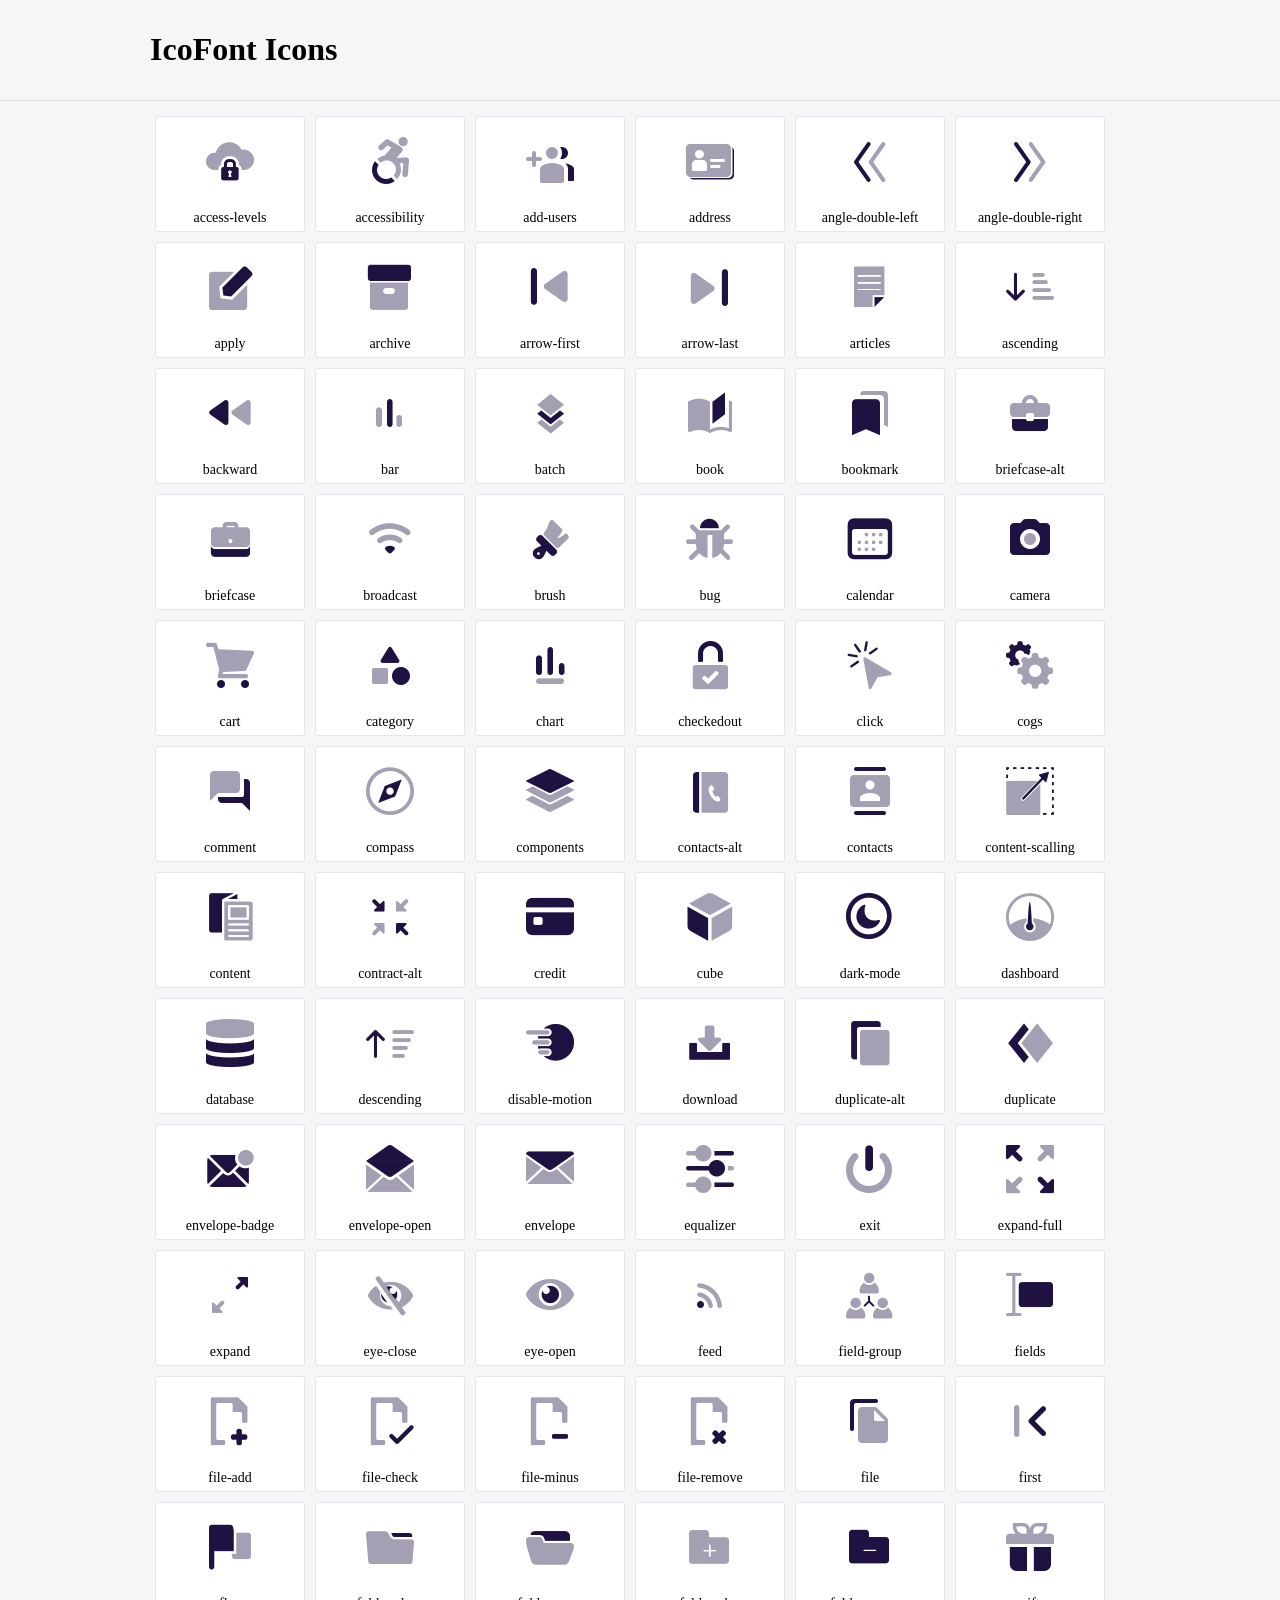
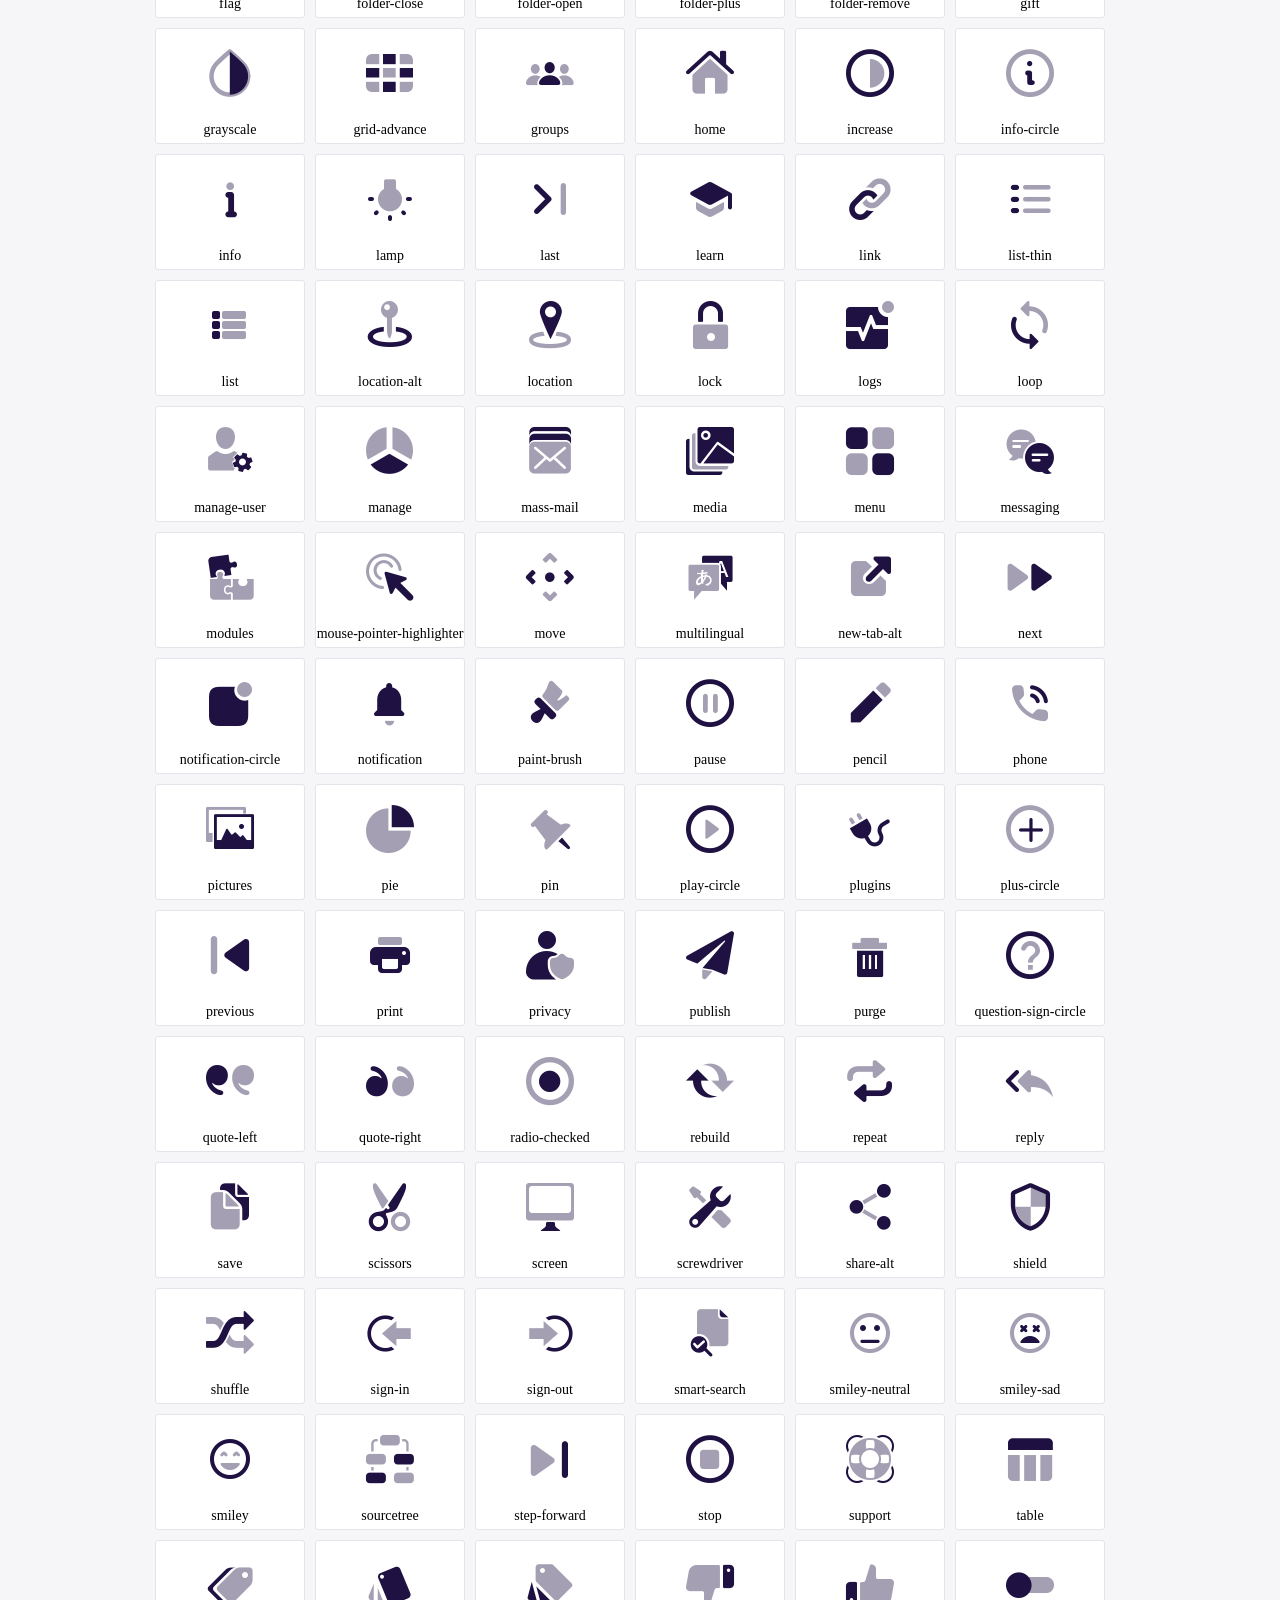
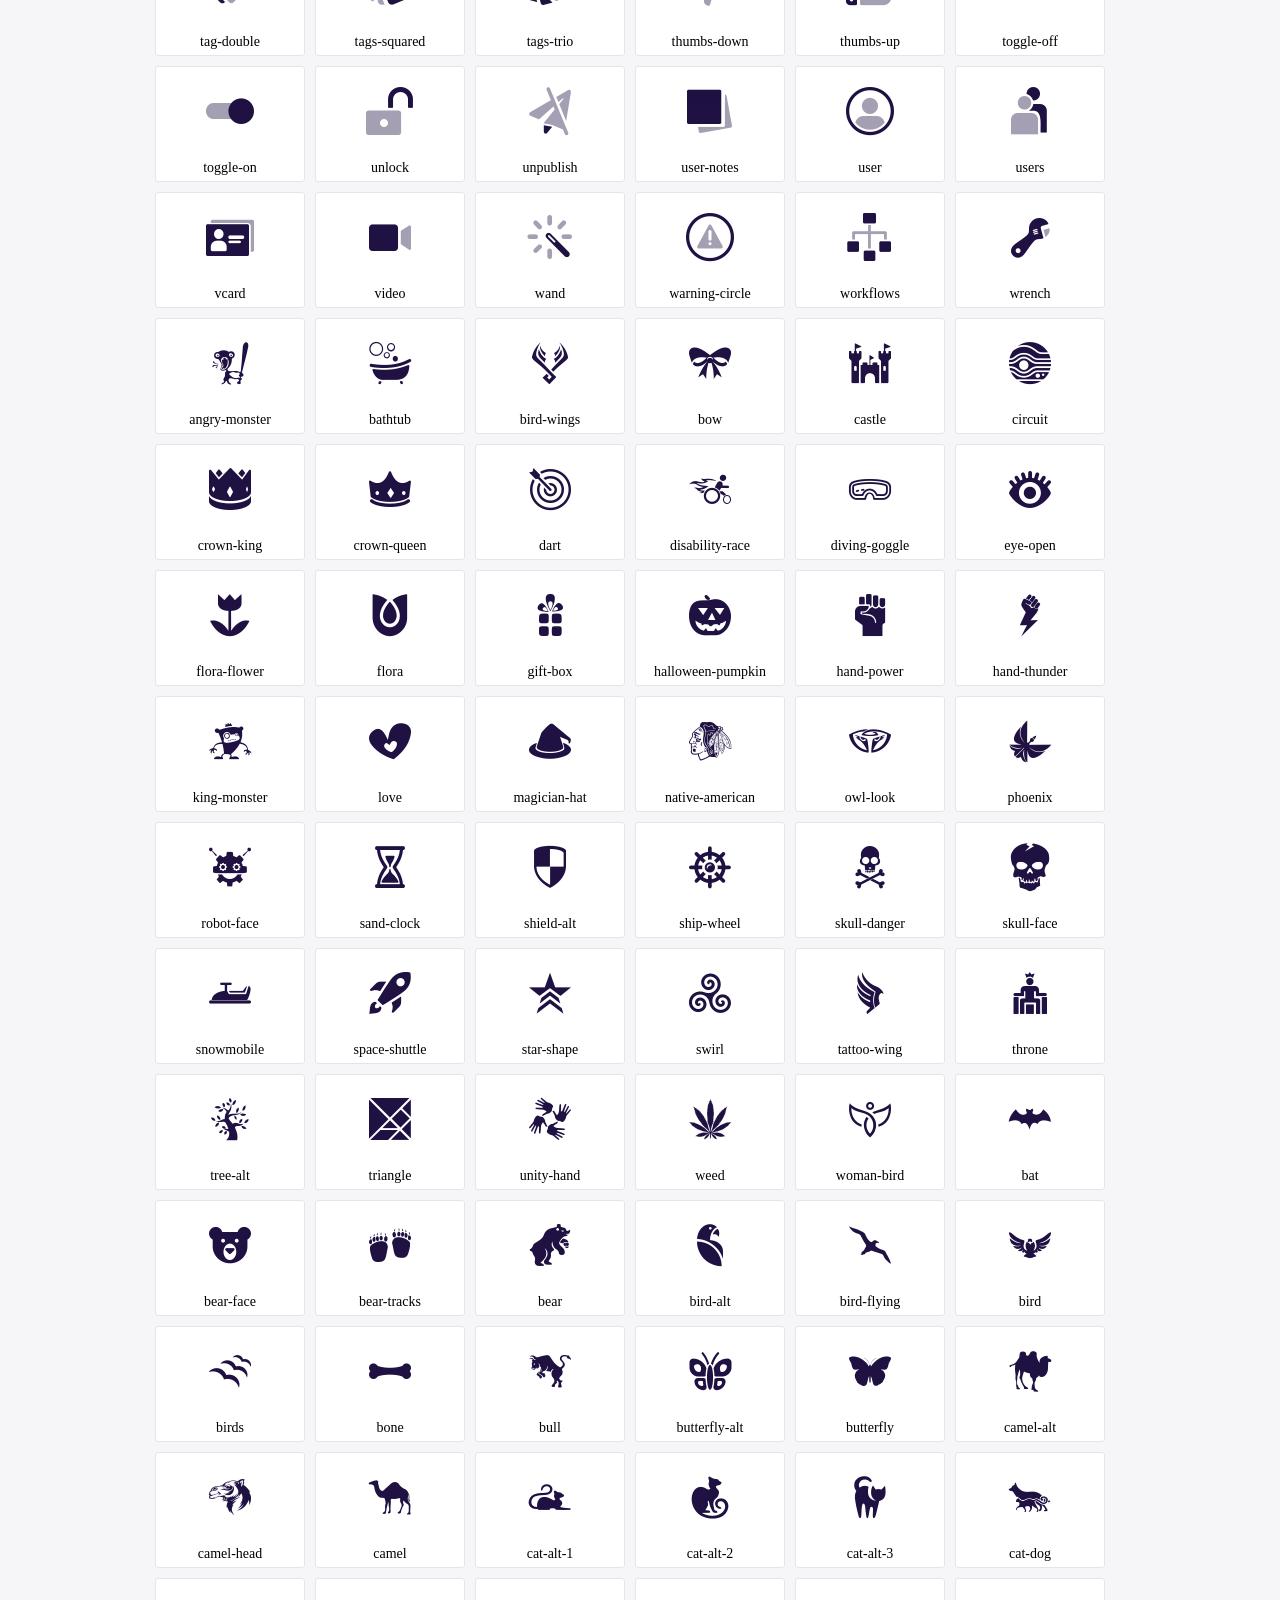
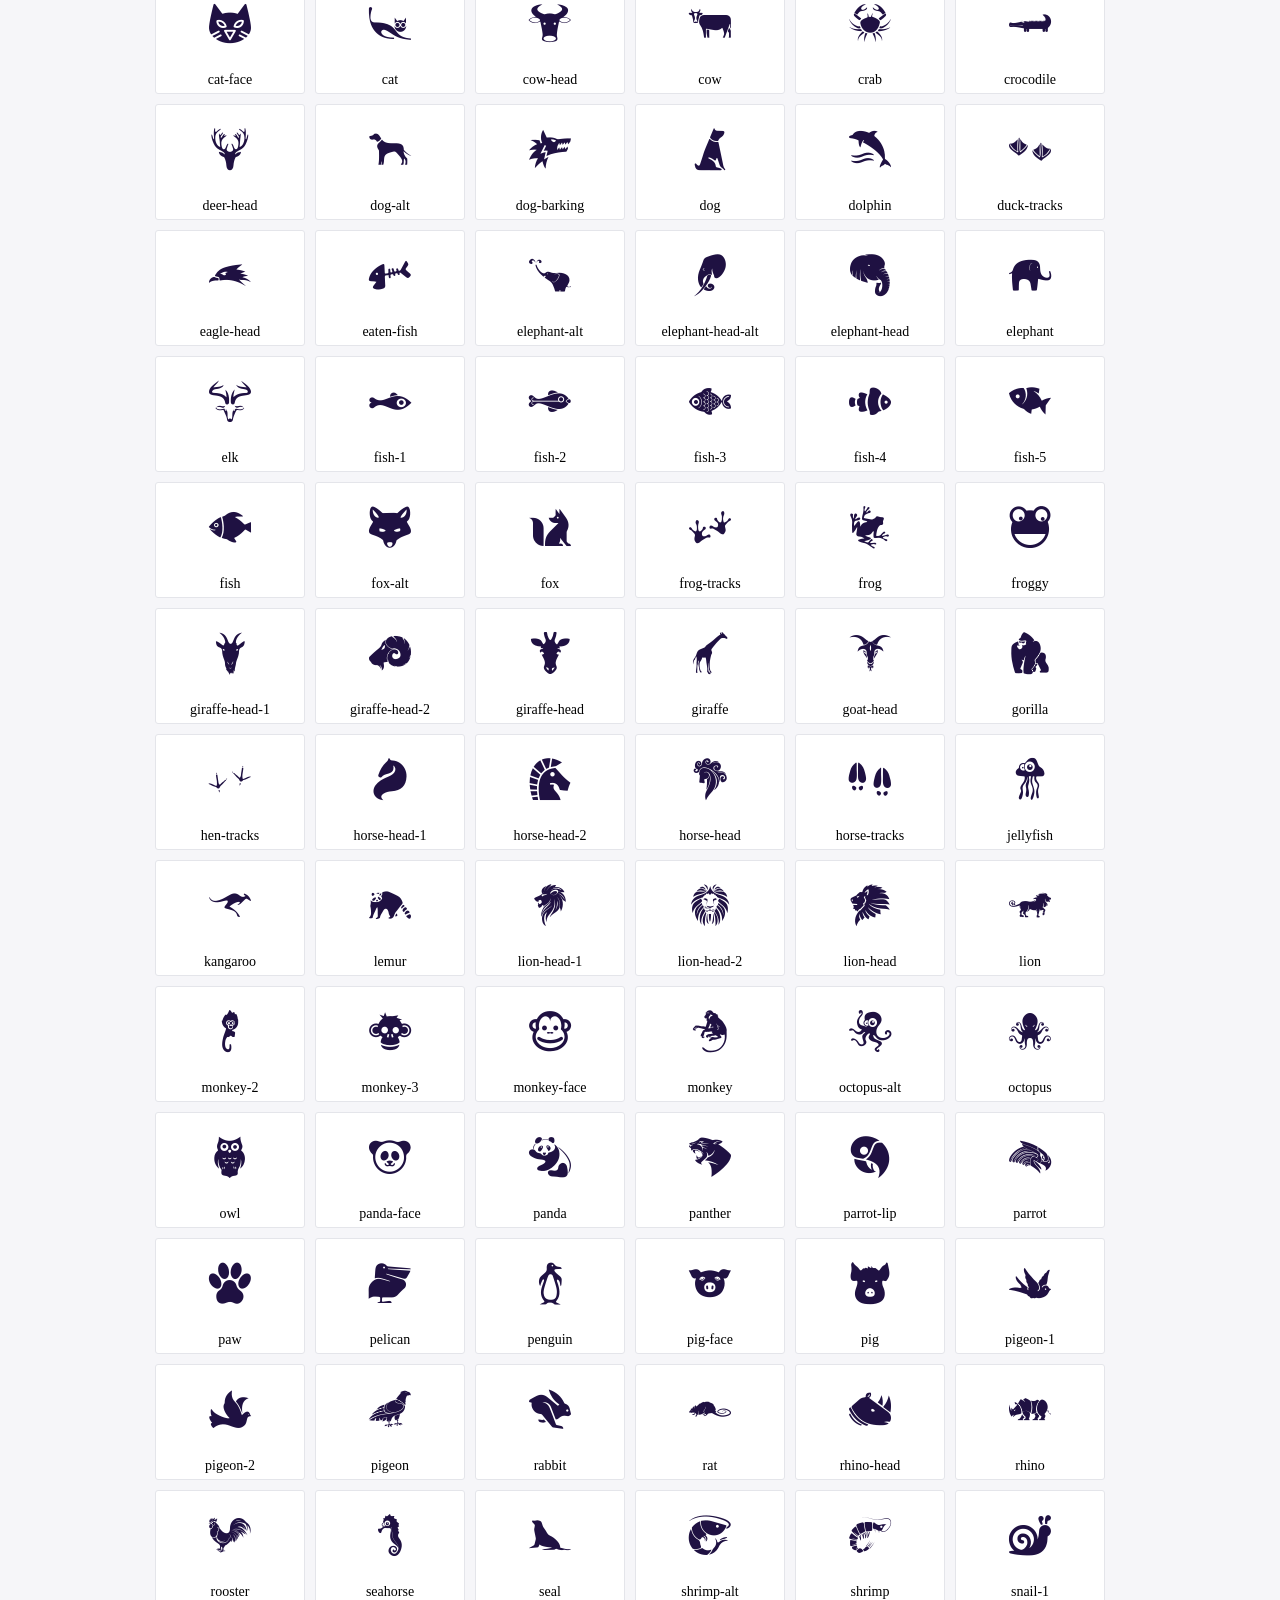
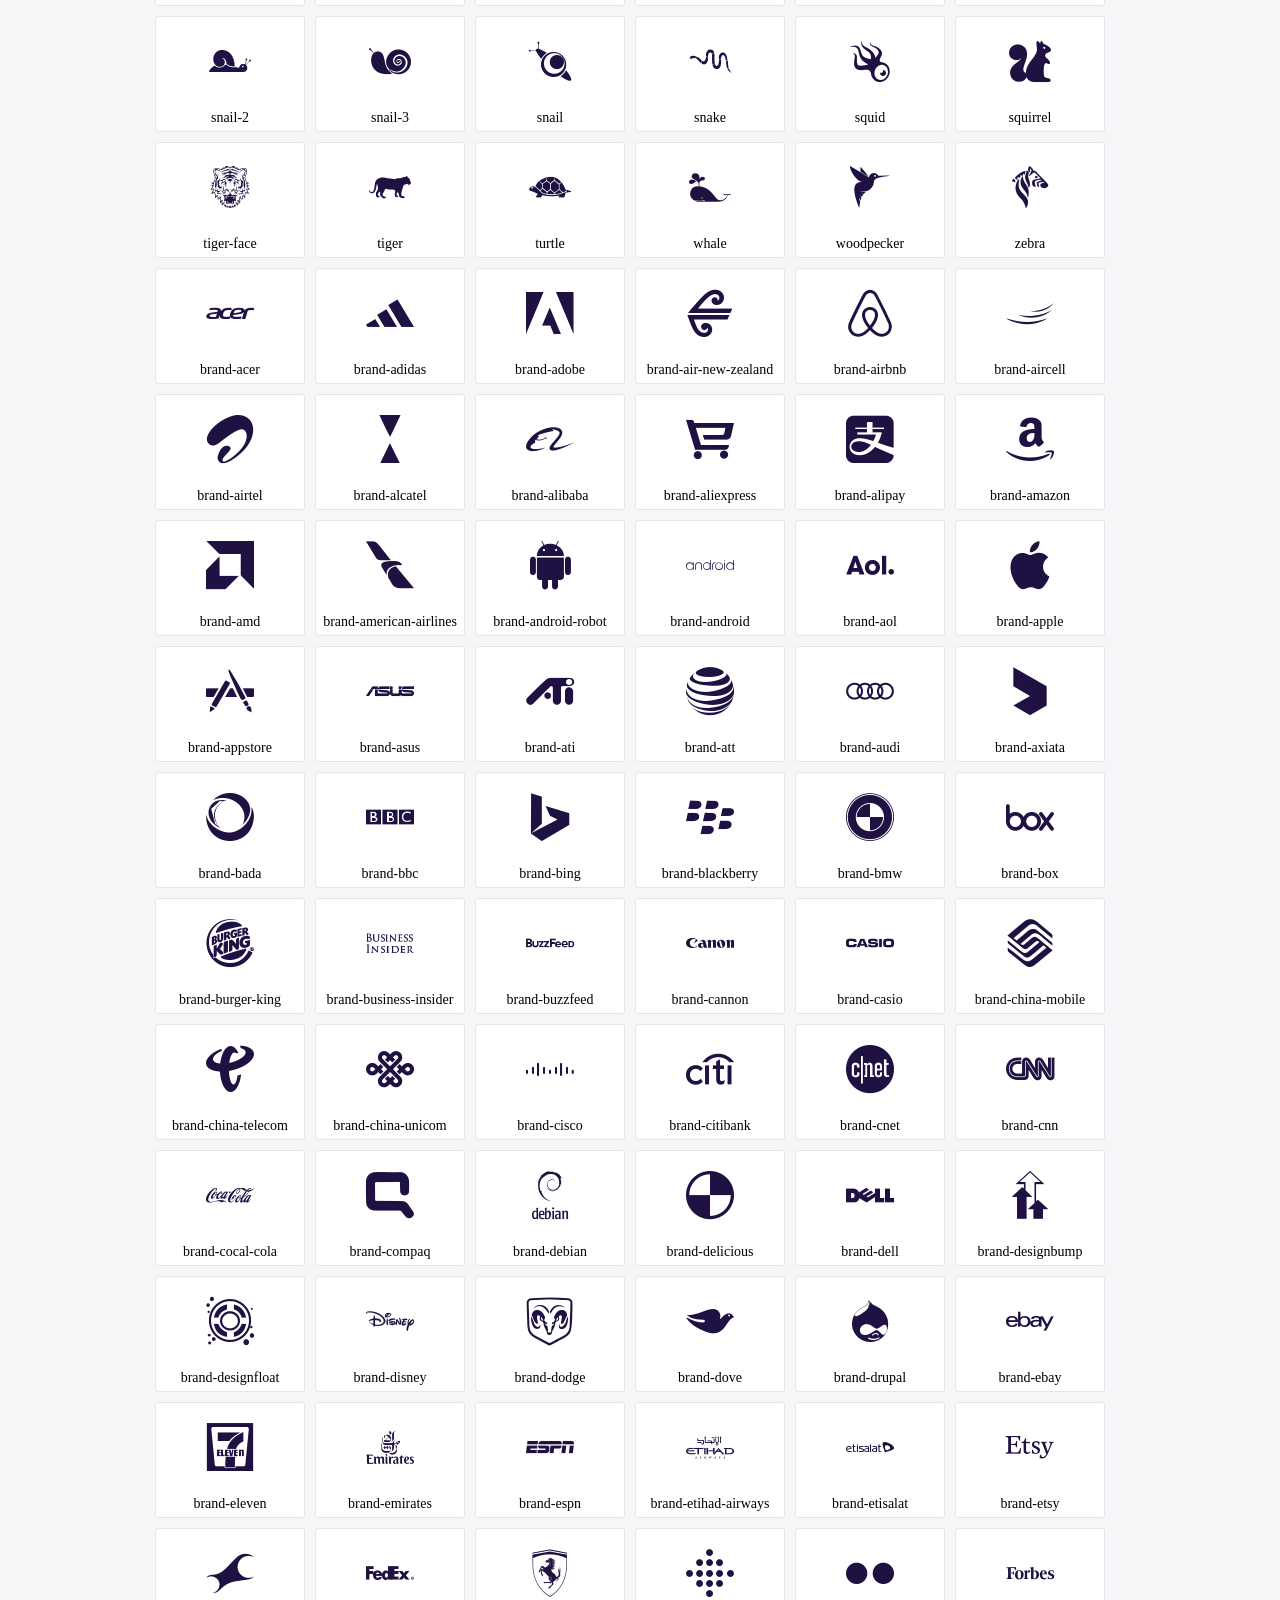
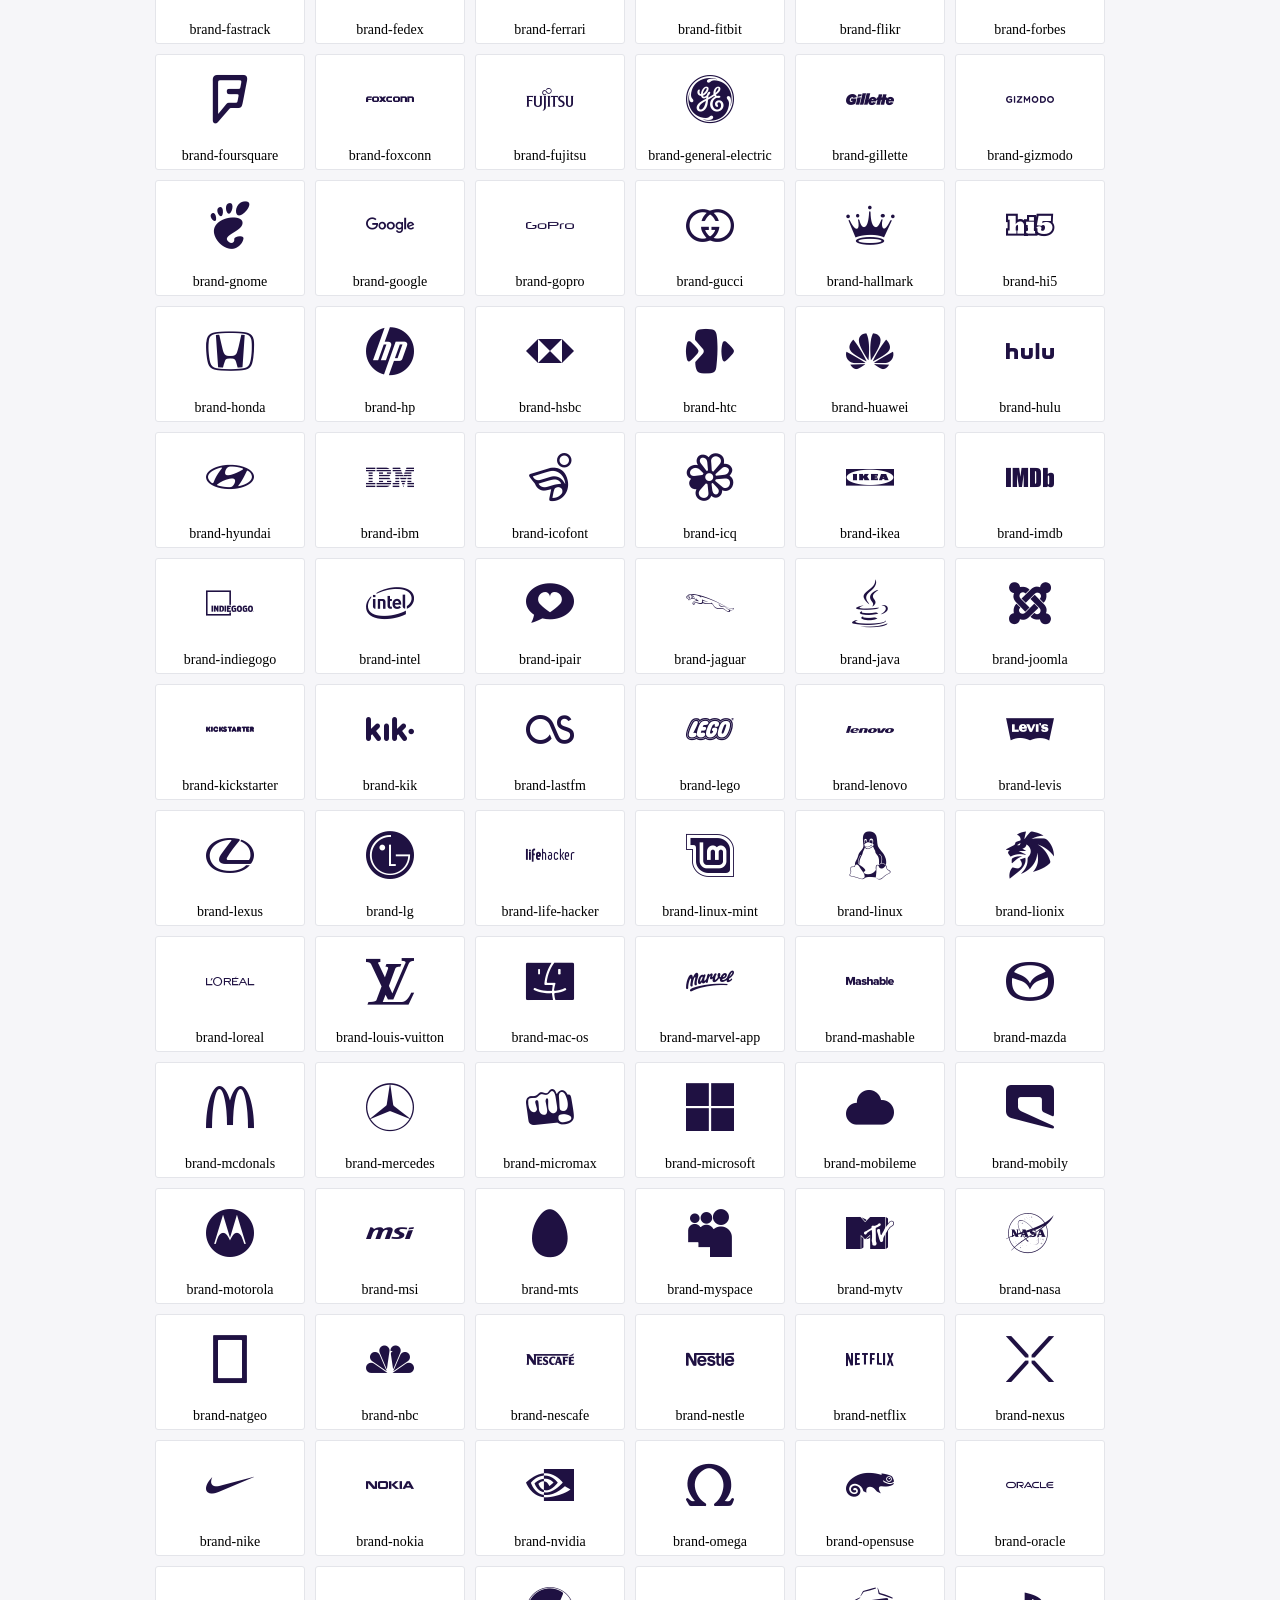
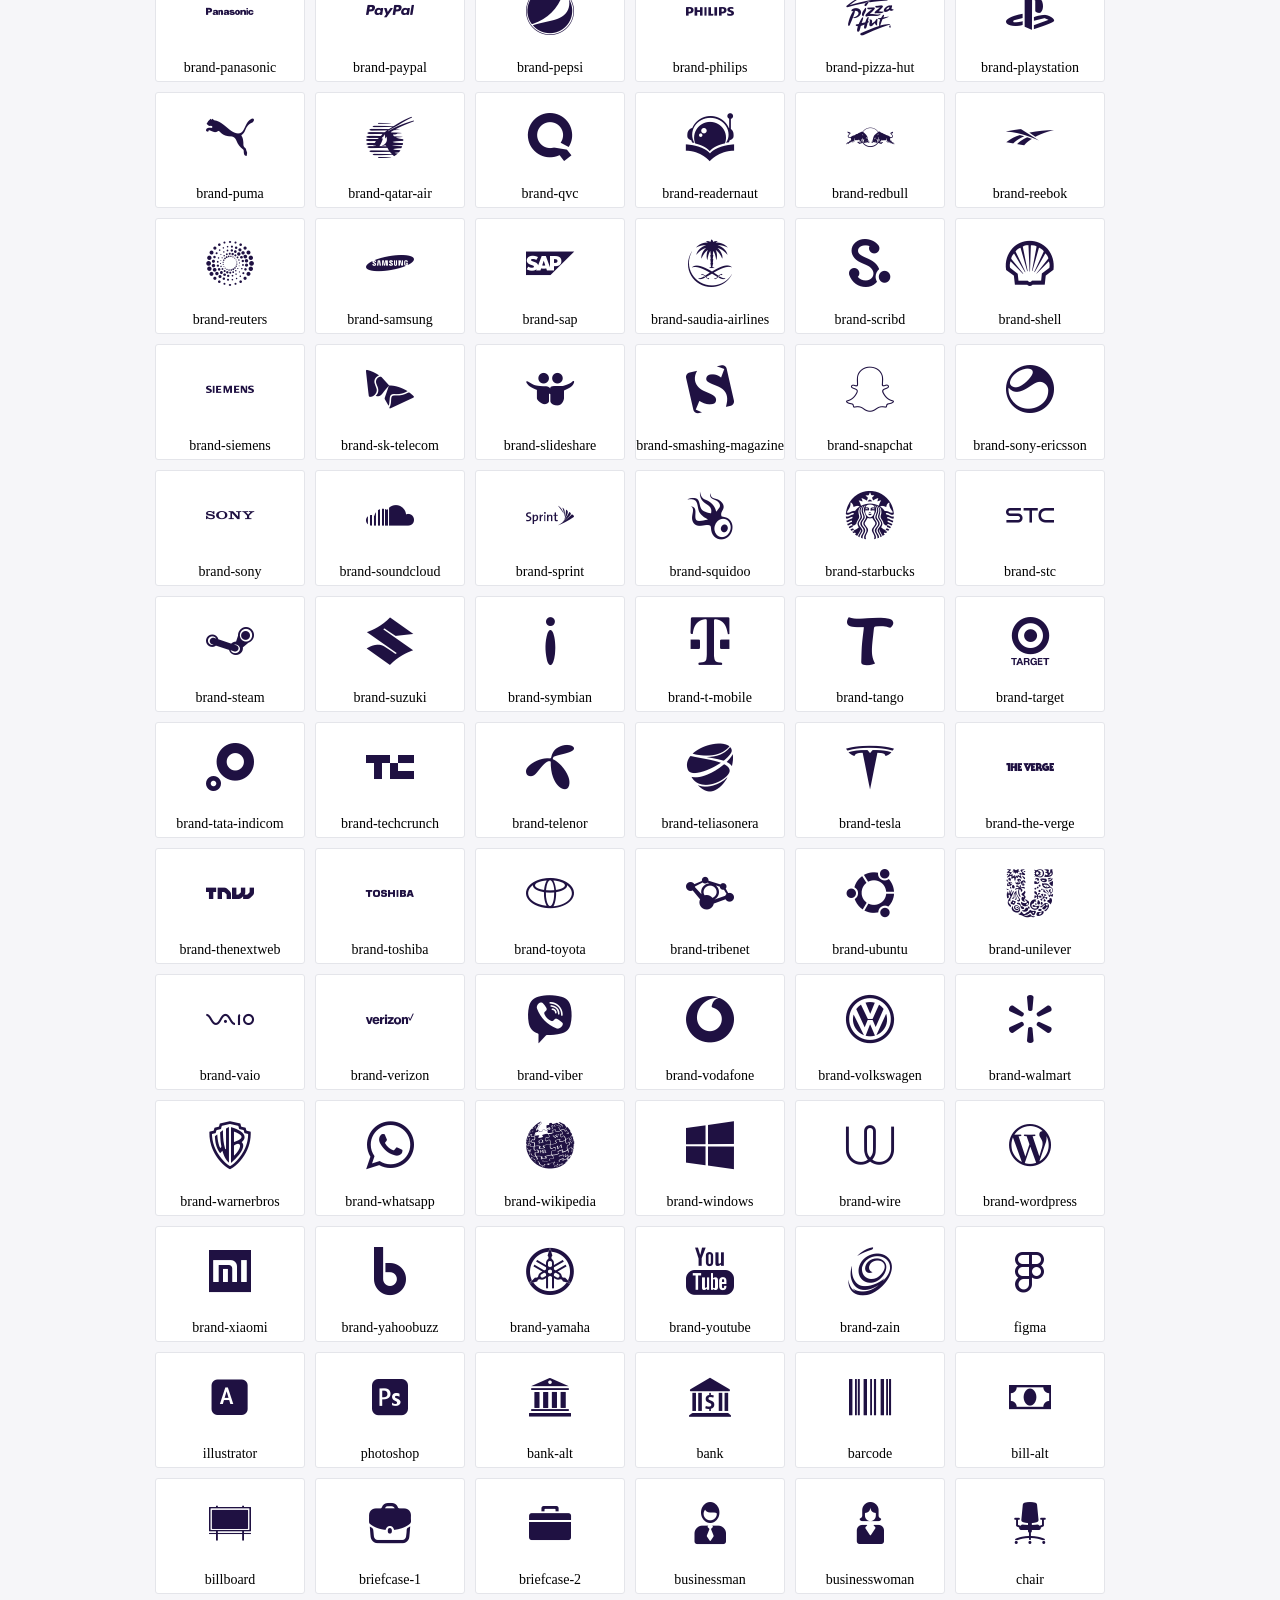
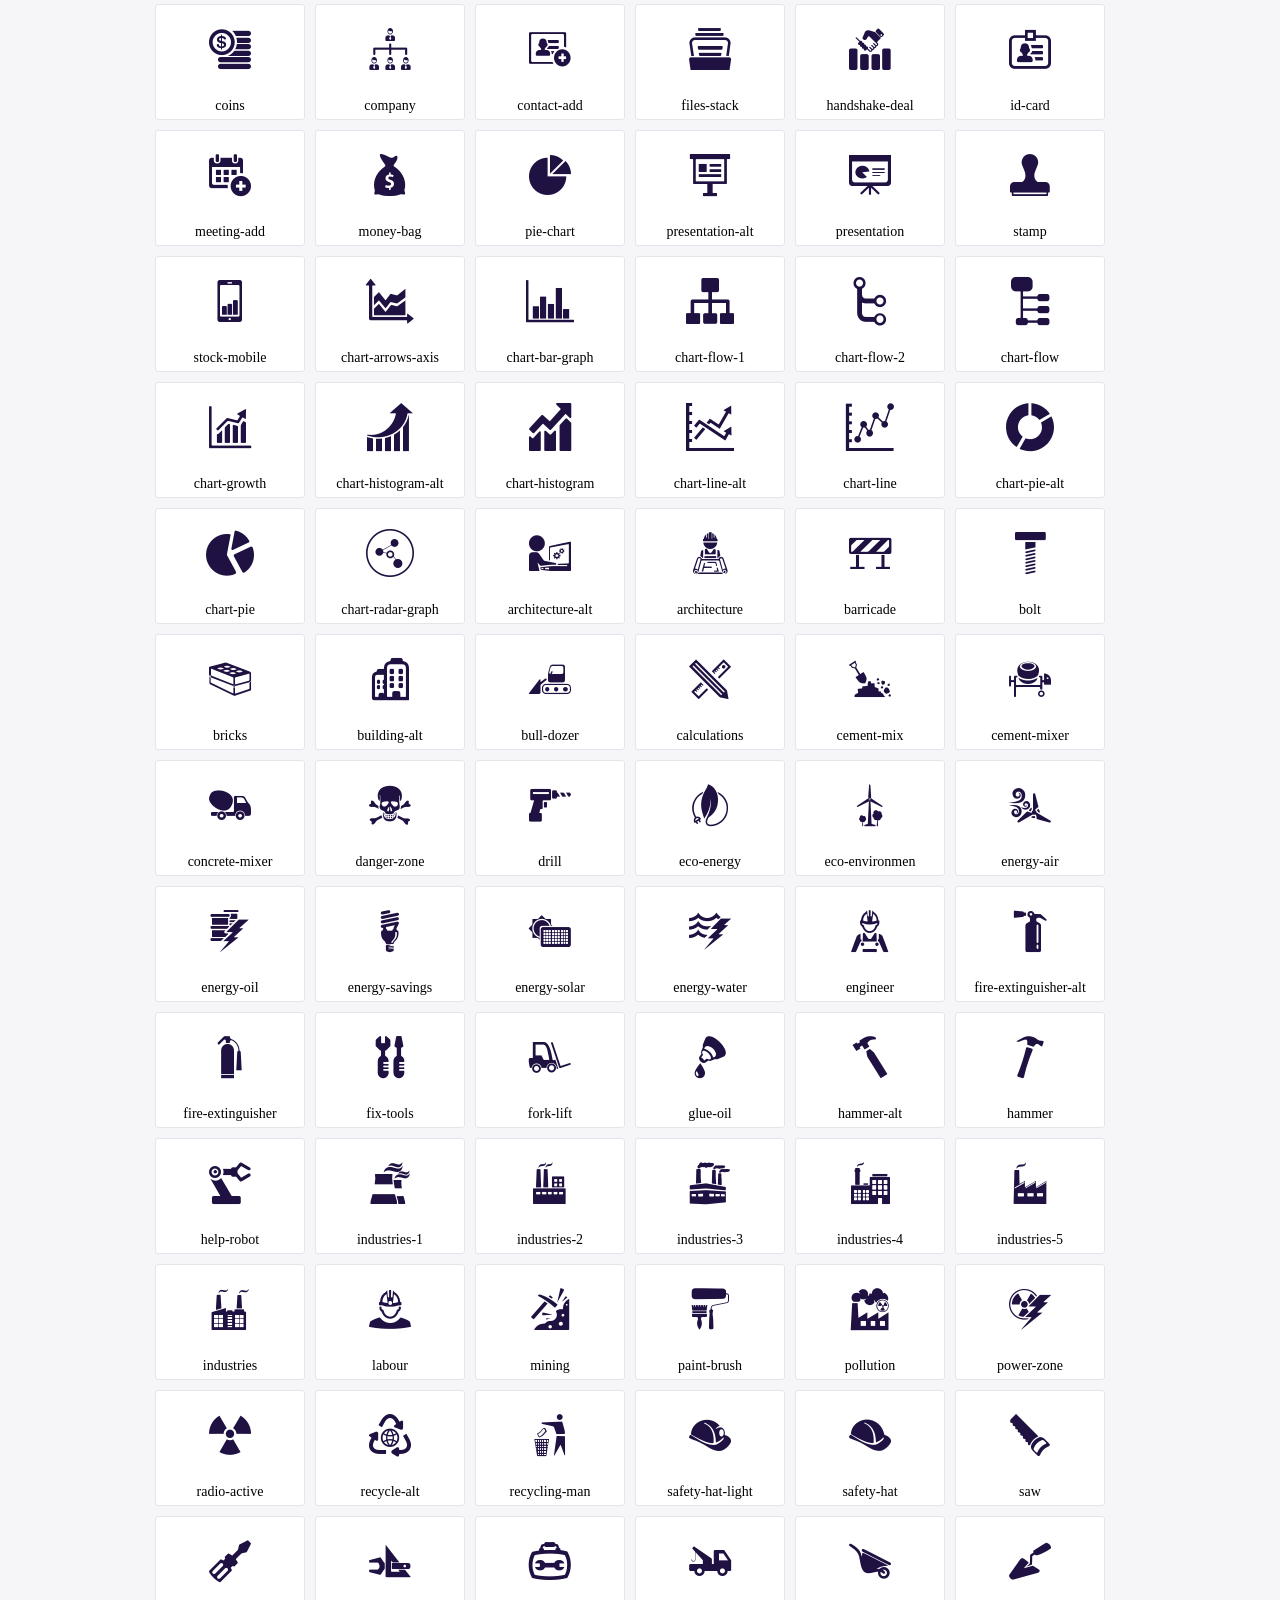
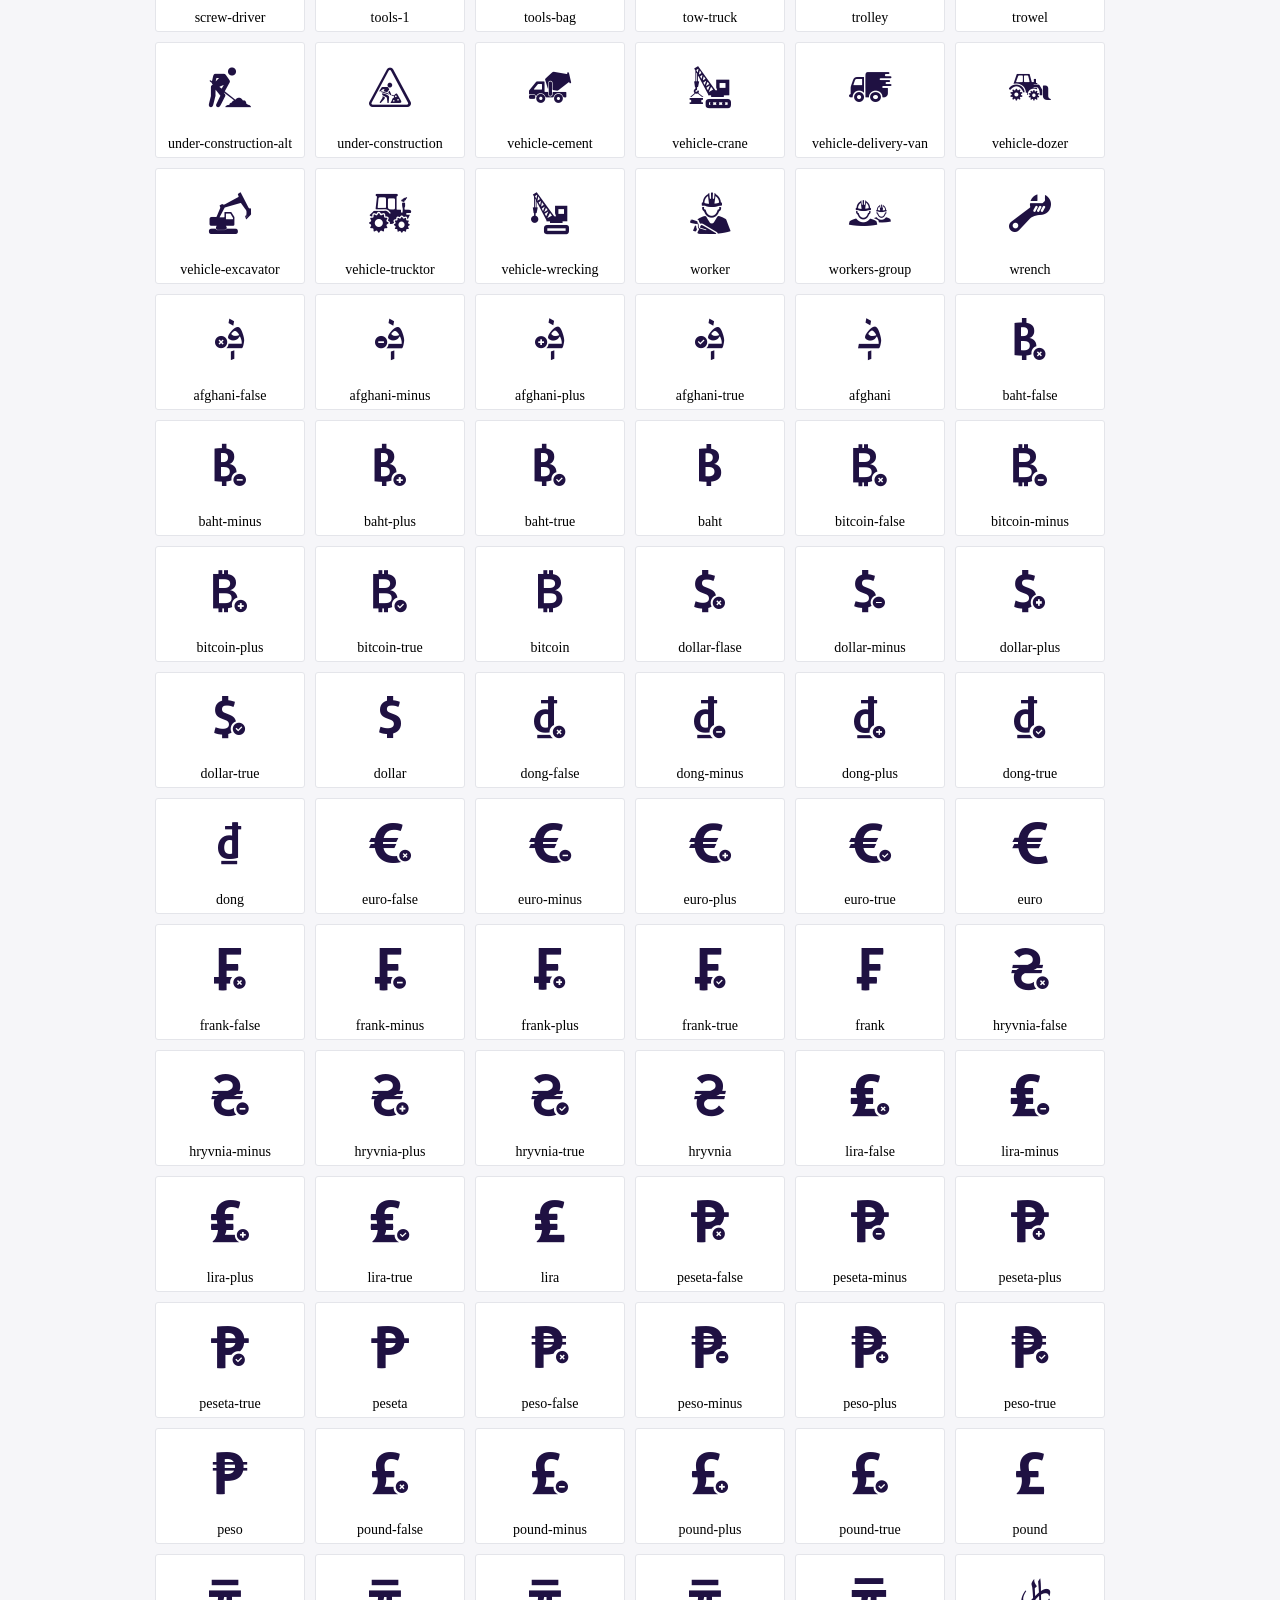
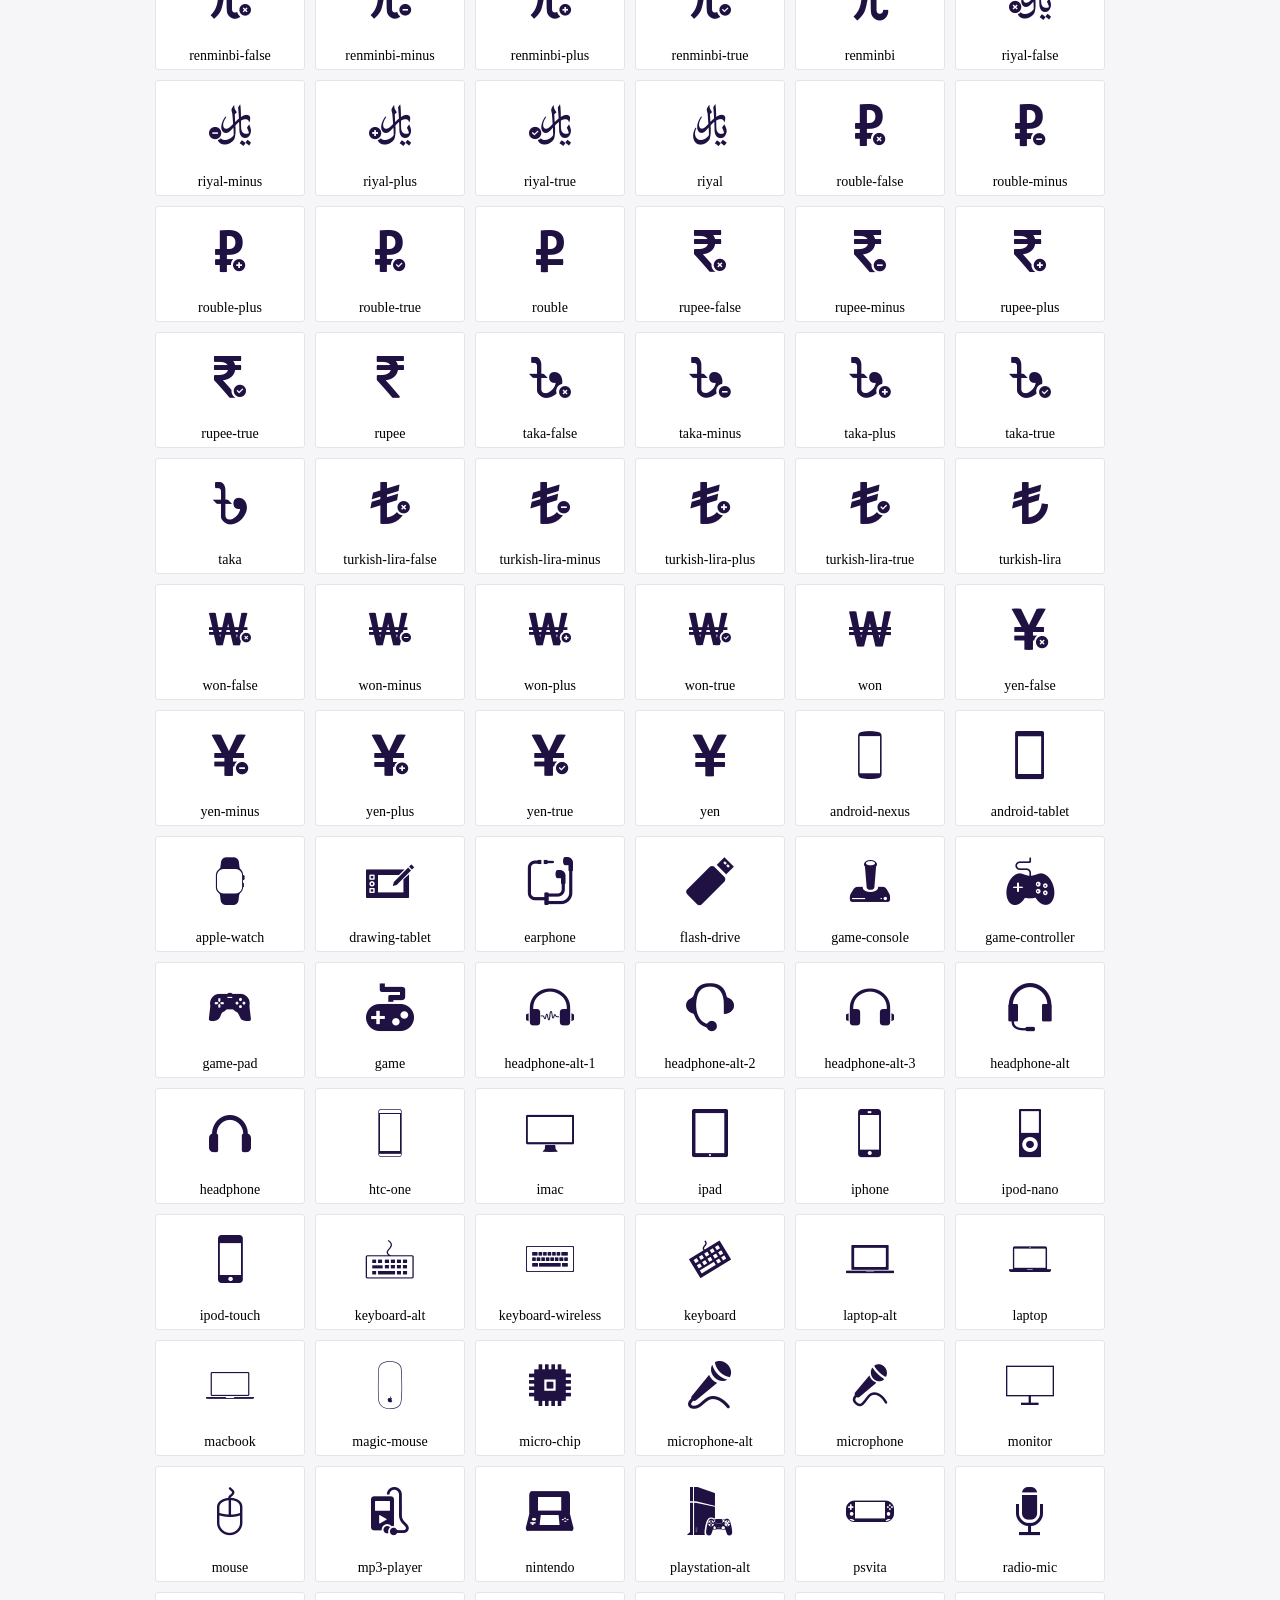
<file: HTML-PC/icofont/demo.html>
<!DOCTYPE html>
	<html>
	<head>
		<meta charset="utf-8">
		<title>Examples | IcoFont</title>
		<link rel="stylesheet" type="text/css" href="./icofont.min.css">
		<style type="text/css">
			body {
				margin: 0;
				padding: 0;
				background: #F6F6F9;
			}
			.header {
				border-bottom: 1px solid #DCDCE1;
				padding: 10px 0;
				margin-bottom: 10px;
			}
			.container {
				width: 980px;
				margin: 0 auto;
			}
			.ico-title {
				font-size: 2em;
			}
			.iconlist {
				margin: 0;
				padding: 0;
				list-style: none;
				text-align: center;
				width: 100%;
				display: flex;
				flex-wrap: wrap;
				flex-direction: row;
			}
			.iconlist li {
				position: relative;
				margin: 5px;
				width: 150px;
				cursor: pointer;
			}
			.iconlist li .icon-holder {
				position: relative;
				text-align: center;
				border-radius: 3px;
				overflow: hidden;
				padding-bottom: 5px;
				background: #ffffff;
				border: 1px solid #E4E5EA;
				transition: all 0.2s linear 0s;
			}
			.iconlist li .icon-holder:hover {
				background: #00C3DA;
				color: #ffffff;
			}
			.iconlist li .icon-holder:hover .icon i {
				color: #ffffff;
			}
			.iconlist li .icon-holder .icon {
				padding: 20px;
				text-align: center;
			}
			.iconlist li .icon-holder .icon i {
				font-size: 3em;
				color: #1F1142;
			}
			.iconlist li .icon-holder span {
				font-size: 14px;
				display: block;
				margin-top: 5px;
				border-radius: 3px;
			}
		</style>
	</head>
	<body>
	<div class="header">
		<div class="container">
			<h1 class="ico-title"> IcoFont Icons </h1>
		</div>
	</div>
	<div class="container">
		<ul class="iconlist">
		
		<li>
			<div class="icon-holder">
				<div class="icon"> 
					<i class="icofont-duotone icofont-access-levels"></i>
				</div> 
				<span> access-levels </span>
				
			</div>
		</li>
		
		<li>
			<div class="icon-holder">
				<div class="icon"> 
					<i class="icofont-duotone icofont-accessibility"></i>
				</div> 
				<span> accessibility </span>
				
			</div>
		</li>
		
		<li>
			<div class="icon-holder">
				<div class="icon"> 
					<i class="icofont-duotone icofont-add-users"></i>
				</div> 
				<span> add-users </span>
				
			</div>
		</li>
		
		<li>
			<div class="icon-holder">
				<div class="icon"> 
					<i class="icofont-duotone icofont-address"></i>
				</div> 
				<span> address </span>
				
			</div>
		</li>
		
		<li>
			<div class="icon-holder">
				<div class="icon"> 
					<i class="icofont-duotone icofont-angle-double-left"></i>
				</div> 
				<span> angle-double-left </span>
				
			</div>
		</li>
		
		<li>
			<div class="icon-holder">
				<div class="icon"> 
					<i class="icofont-duotone icofont-angle-double-right"></i>
				</div> 
				<span> angle-double-right </span>
				
			</div>
		</li>
		
		<li>
			<div class="icon-holder">
				<div class="icon"> 
					<i class="icofont-duotone icofont-apply"></i>
				</div> 
				<span> apply </span>
				
			</div>
		</li>
		
		<li>
			<div class="icon-holder">
				<div class="icon"> 
					<i class="icofont-duotone icofont-archive"></i>
				</div> 
				<span> archive </span>
				
			</div>
		</li>
		
		<li>
			<div class="icon-holder">
				<div class="icon"> 
					<i class="icofont-duotone icofont-arrow-first"></i>
				</div> 
				<span> arrow-first </span>
				
			</div>
		</li>
		
		<li>
			<div class="icon-holder">
				<div class="icon"> 
					<i class="icofont-duotone icofont-arrow-last"></i>
				</div> 
				<span> arrow-last </span>
				
			</div>
		</li>
		
		<li>
			<div class="icon-holder">
				<div class="icon"> 
					<i class="icofont-duotone icofont-articles"></i>
				</div> 
				<span> articles </span>
				
			</div>
		</li>
		
		<li>
			<div class="icon-holder">
				<div class="icon"> 
					<i class="icofont-duotone icofont-ascending"></i>
				</div> 
				<span> ascending </span>
				
			</div>
		</li>
		
		<li>
			<div class="icon-holder">
				<div class="icon"> 
					<i class="icofont-duotone icofont-backward"></i>
				</div> 
				<span> backward </span>
				
			</div>
		</li>
		
		<li>
			<div class="icon-holder">
				<div class="icon"> 
					<i class="icofont-duotone icofont-bar"></i>
				</div> 
				<span> bar </span>
				
			</div>
		</li>
		
		<li>
			<div class="icon-holder">
				<div class="icon"> 
					<i class="icofont-duotone icofont-batch"></i>
				</div> 
				<span> batch </span>
				
			</div>
		</li>
		
		<li>
			<div class="icon-holder">
				<div class="icon"> 
					<i class="icofont-duotone icofont-book"></i>
				</div> 
				<span> book </span>
				
			</div>
		</li>
		
		<li>
			<div class="icon-holder">
				<div class="icon"> 
					<i class="icofont-duotone icofont-bookmark"></i>
				</div> 
				<span> bookmark </span>
				
			</div>
		</li>
		
		<li>
			<div class="icon-holder">
				<div class="icon"> 
					<i class="icofont-duotone icofont-briefcase-alt"></i>
				</div> 
				<span> briefcase-alt </span>
				
			</div>
		</li>
		
		<li>
			<div class="icon-holder">
				<div class="icon"> 
					<i class="icofont-duotone icofont-briefcase"></i>
				</div> 
				<span> briefcase </span>
				
			</div>
		</li>
		
		<li>
			<div class="icon-holder">
				<div class="icon"> 
					<i class="icofont-duotone icofont-broadcast"></i>
				</div> 
				<span> broadcast </span>
				
			</div>
		</li>
		
		<li>
			<div class="icon-holder">
				<div class="icon"> 
					<i class="icofont-duotone icofont-brush"></i>
				</div> 
				<span> brush </span>
				
			</div>
		</li>
		
		<li>
			<div class="icon-holder">
				<div class="icon"> 
					<i class="icofont-duotone icofont-bug"></i>
				</div> 
				<span> bug </span>
				
			</div>
		</li>
		
		<li>
			<div class="icon-holder">
				<div class="icon"> 
					<i class="icofont-duotone icofont-calendar"></i>
				</div> 
				<span> calendar </span>
				
			</div>
		</li>
		
		<li>
			<div class="icon-holder">
				<div class="icon"> 
					<i class="icofont-duotone icofont-camera"></i>
				</div> 
				<span> camera </span>
				
			</div>
		</li>
		
		<li>
			<div class="icon-holder">
				<div class="icon"> 
					<i class="icofont-duotone icofont-cart"></i>
				</div> 
				<span> cart </span>
				
			</div>
		</li>
		
		<li>
			<div class="icon-holder">
				<div class="icon"> 
					<i class="icofont-duotone icofont-category"></i>
				</div> 
				<span> category </span>
				
			</div>
		</li>
		
		<li>
			<div class="icon-holder">
				<div class="icon"> 
					<i class="icofont-duotone icofont-chart"></i>
				</div> 
				<span> chart </span>
				
			</div>
		</li>
		
		<li>
			<div class="icon-holder">
				<div class="icon"> 
					<i class="icofont-duotone icofont-checkedout"></i>
				</div> 
				<span> checkedout </span>
				
			</div>
		</li>
		
		<li>
			<div class="icon-holder">
				<div class="icon"> 
					<i class="icofont-duotone icofont-click"></i>
				</div> 
				<span> click </span>
				
			</div>
		</li>
		
		<li>
			<div class="icon-holder">
				<div class="icon"> 
					<i class="icofont-duotone icofont-cogs"></i>
				</div> 
				<span> cogs </span>
				
			</div>
		</li>
		
		<li>
			<div class="icon-holder">
				<div class="icon"> 
					<i class="icofont-duotone icofont-comment"></i>
				</div> 
				<span> comment </span>
				
			</div>
		</li>
		
		<li>
			<div class="icon-holder">
				<div class="icon"> 
					<i class="icofont-duotone icofont-compass"></i>
				</div> 
				<span> compass </span>
				
			</div>
		</li>
		
		<li>
			<div class="icon-holder">
				<div class="icon"> 
					<i class="icofont-duotone icofont-components"></i>
				</div> 
				<span> components </span>
				
			</div>
		</li>
		
		<li>
			<div class="icon-holder">
				<div class="icon"> 
					<i class="icofont-duotone icofont-contacts-alt"></i>
				</div> 
				<span> contacts-alt </span>
				
			</div>
		</li>
		
		<li>
			<div class="icon-holder">
				<div class="icon"> 
					<i class="icofont-duotone icofont-contacts"></i>
				</div> 
				<span> contacts </span>
				
			</div>
		</li>
		
		<li>
			<div class="icon-holder">
				<div class="icon"> 
					<i class="icofont-duotone icofont-content-scalling"></i>
				</div> 
				<span> content-scalling </span>
				
			</div>
		</li>
		
		<li>
			<div class="icon-holder">
				<div class="icon"> 
					<i class="icofont-duotone icofont-content"></i>
				</div> 
				<span> content </span>
				
			</div>
		</li>
		
		<li>
			<div class="icon-holder">
				<div class="icon"> 
					<i class="icofont-duotone icofont-contract-alt"></i>
				</div> 
				<span> contract-alt </span>
				
			</div>
		</li>
		
		<li>
			<div class="icon-holder">
				<div class="icon"> 
					<i class="icofont-duotone icofont-credit"></i>
				</div> 
				<span> credit </span>
				
			</div>
		</li>
		
		<li>
			<div class="icon-holder">
				<div class="icon"> 
					<i class="icofont-duotone icofont-cube"></i>
				</div> 
				<span> cube </span>
				
			</div>
		</li>
		
		<li>
			<div class="icon-holder">
				<div class="icon"> 
					<i class="icofont-duotone icofont-dark-mode"></i>
				</div> 
				<span> dark-mode </span>
				
			</div>
		</li>
		
		<li>
			<div class="icon-holder">
				<div class="icon"> 
					<i class="icofont-duotone icofont-dashboard"></i>
				</div> 
				<span> dashboard </span>
				
			</div>
		</li>
		
		<li>
			<div class="icon-holder">
				<div class="icon"> 
					<i class="icofont-duotone icofont-database"></i>
				</div> 
				<span> database </span>
				
			</div>
		</li>
		
		<li>
			<div class="icon-holder">
				<div class="icon"> 
					<i class="icofont-duotone icofont-descending"></i>
				</div> 
				<span> descending </span>
				
			</div>
		</li>
		
		<li>
			<div class="icon-holder">
				<div class="icon"> 
					<i class="icofont-duotone icofont-disable-motion"></i>
				</div> 
				<span> disable-motion </span>
				
			</div>
		</li>
		
		<li>
			<div class="icon-holder">
				<div class="icon"> 
					<i class="icofont-duotone icofont-download"></i>
				</div> 
				<span> download </span>
				
			</div>
		</li>
		
		<li>
			<div class="icon-holder">
				<div class="icon"> 
					<i class="icofont-duotone icofont-duplicate-alt"></i>
				</div> 
				<span> duplicate-alt </span>
				
			</div>
		</li>
		
		<li>
			<div class="icon-holder">
				<div class="icon"> 
					<i class="icofont-duotone icofont-duplicate"></i>
				</div> 
				<span> duplicate </span>
				
			</div>
		</li>
		
		<li>
			<div class="icon-holder">
				<div class="icon"> 
					<i class="icofont-duotone icofont-envelope-badge"></i>
				</div> 
				<span> envelope-badge </span>
				
			</div>
		</li>
		
		<li>
			<div class="icon-holder">
				<div class="icon"> 
					<i class="icofont-duotone icofont-envelope-open"></i>
				</div> 
				<span> envelope-open </span>
				
			</div>
		</li>
		
		<li>
			<div class="icon-holder">
				<div class="icon"> 
					<i class="icofont-duotone icofont-envelope"></i>
				</div> 
				<span> envelope </span>
				
			</div>
		</li>
		
		<li>
			<div class="icon-holder">
				<div class="icon"> 
					<i class="icofont-duotone icofont-equalizer"></i>
				</div> 
				<span> equalizer </span>
				
			</div>
		</li>
		
		<li>
			<div class="icon-holder">
				<div class="icon"> 
					<i class="icofont-duotone icofont-exit"></i>
				</div> 
				<span> exit </span>
				
			</div>
		</li>
		
		<li>
			<div class="icon-holder">
				<div class="icon"> 
					<i class="icofont-duotone icofont-expand-full"></i>
				</div> 
				<span> expand-full </span>
				
			</div>
		</li>
		
		<li>
			<div class="icon-holder">
				<div class="icon"> 
					<i class="icofont-duotone icofont-expand"></i>
				</div> 
				<span> expand </span>
				
			</div>
		</li>
		
		<li>
			<div class="icon-holder">
				<div class="icon"> 
					<i class="icofont-duotone icofont-eye-close"></i>
				</div> 
				<span> eye-close </span>
				
			</div>
		</li>
		
		<li>
			<div class="icon-holder">
				<div class="icon"> 
					<i class="icofont-duotone icofont-eye-open"></i>
				</div> 
				<span> eye-open </span>
				
			</div>
		</li>
		
		<li>
			<div class="icon-holder">
				<div class="icon"> 
					<i class="icofont-duotone icofont-feed"></i>
				</div> 
				<span> feed </span>
				
			</div>
		</li>
		
		<li>
			<div class="icon-holder">
				<div class="icon"> 
					<i class="icofont-duotone icofont-field-group"></i>
				</div> 
				<span> field-group </span>
				
			</div>
		</li>
		
		<li>
			<div class="icon-holder">
				<div class="icon"> 
					<i class="icofont-duotone icofont-fields"></i>
				</div> 
				<span> fields </span>
				
			</div>
		</li>
		
		<li>
			<div class="icon-holder">
				<div class="icon"> 
					<i class="icofont-duotone icofont-file-add"></i>
				</div> 
				<span> file-add </span>
				
			</div>
		</li>
		
		<li>
			<div class="icon-holder">
				<div class="icon"> 
					<i class="icofont-duotone icofont-file-check"></i>
				</div> 
				<span> file-check </span>
				
			</div>
		</li>
		
		<li>
			<div class="icon-holder">
				<div class="icon"> 
					<i class="icofont-duotone icofont-file-minus"></i>
				</div> 
				<span> file-minus </span>
				
			</div>
		</li>
		
		<li>
			<div class="icon-holder">
				<div class="icon"> 
					<i class="icofont-duotone icofont-file-remove"></i>
				</div> 
				<span> file-remove </span>
				
			</div>
		</li>
		
		<li>
			<div class="icon-holder">
				<div class="icon"> 
					<i class="icofont-duotone icofont-file"></i>
				</div> 
				<span> file </span>
				
			</div>
		</li>
		
		<li>
			<div class="icon-holder">
				<div class="icon"> 
					<i class="icofont-duotone icofont-first"></i>
				</div> 
				<span> first </span>
				
			</div>
		</li>
		
		<li>
			<div class="icon-holder">
				<div class="icon"> 
					<i class="icofont-duotone icofont-flag"></i>
				</div> 
				<span> flag </span>
				
			</div>
		</li>
		
		<li>
			<div class="icon-holder">
				<div class="icon"> 
					<i class="icofont-duotone icofont-folder-close"></i>
				</div> 
				<span> folder-close </span>
				
			</div>
		</li>
		
		<li>
			<div class="icon-holder">
				<div class="icon"> 
					<i class="icofont-duotone icofont-folder-open"></i>
				</div> 
				<span> folder-open </span>
				
			</div>
		</li>
		
		<li>
			<div class="icon-holder">
				<div class="icon"> 
					<i class="icofont-duotone icofont-folder-plus"></i>
				</div> 
				<span> folder-plus </span>
				
			</div>
		</li>
		
		<li>
			<div class="icon-holder">
				<div class="icon"> 
					<i class="icofont-duotone icofont-folder-remove"></i>
				</div> 
				<span> folder-remove </span>
				
			</div>
		</li>
		
		<li>
			<div class="icon-holder">
				<div class="icon"> 
					<i class="icofont-duotone icofont-gift"></i>
				</div> 
				<span> gift </span>
				
			</div>
		</li>
		
		<li>
			<div class="icon-holder">
				<div class="icon"> 
					<i class="icofont-duotone icofont-grayscale"></i>
				</div> 
				<span> grayscale </span>
				
			</div>
		</li>
		
		<li>
			<div class="icon-holder">
				<div class="icon"> 
					<i class="icofont-duotone icofont-grid-advance"></i>
				</div> 
				<span> grid-advance </span>
				
			</div>
		</li>
		
		<li>
			<div class="icon-holder">
				<div class="icon"> 
					<i class="icofont-duotone icofont-groups"></i>
				</div> 
				<span> groups </span>
				
			</div>
		</li>
		
		<li>
			<div class="icon-holder">
				<div class="icon"> 
					<i class="icofont-duotone icofont-home"></i>
				</div> 
				<span> home </span>
				
			</div>
		</li>
		
		<li>
			<div class="icon-holder">
				<div class="icon"> 
					<i class="icofont-duotone icofont-increase"></i>
				</div> 
				<span> increase </span>
				
			</div>
		</li>
		
		<li>
			<div class="icon-holder">
				<div class="icon"> 
					<i class="icofont-duotone icofont-info-circle"></i>
				</div> 
				<span> info-circle </span>
				
			</div>
		</li>
		
		<li>
			<div class="icon-holder">
				<div class="icon"> 
					<i class="icofont-duotone icofont-info"></i>
				</div> 
				<span> info </span>
				
			</div>
		</li>
		
		<li>
			<div class="icon-holder">
				<div class="icon"> 
					<i class="icofont-duotone icofont-lamp"></i>
				</div> 
				<span> lamp </span>
				
			</div>
		</li>
		
		<li>
			<div class="icon-holder">
				<div class="icon"> 
					<i class="icofont-duotone icofont-last"></i>
				</div> 
				<span> last </span>
				
			</div>
		</li>
		
		<li>
			<div class="icon-holder">
				<div class="icon"> 
					<i class="icofont-duotone icofont-learn"></i>
				</div> 
				<span> learn </span>
				
			</div>
		</li>
		
		<li>
			<div class="icon-holder">
				<div class="icon"> 
					<i class="icofont-duotone icofont-link"></i>
				</div> 
				<span> link </span>
				
			</div>
		</li>
		
		<li>
			<div class="icon-holder">
				<div class="icon"> 
					<i class="icofont-duotone icofont-list-thin"></i>
				</div> 
				<span> list-thin </span>
				
			</div>
		</li>
		
		<li>
			<div class="icon-holder">
				<div class="icon"> 
					<i class="icofont-duotone icofont-list"></i>
				</div> 
				<span> list </span>
				
			</div>
		</li>
		
		<li>
			<div class="icon-holder">
				<div class="icon"> 
					<i class="icofont-duotone icofont-location-alt"></i>
				</div> 
				<span> location-alt </span>
				
			</div>
		</li>
		
		<li>
			<div class="icon-holder">
				<div class="icon"> 
					<i class="icofont-duotone icofont-location"></i>
				</div> 
				<span> location </span>
				
			</div>
		</li>
		
		<li>
			<div class="icon-holder">
				<div class="icon"> 
					<i class="icofont-duotone icofont-lock"></i>
				</div> 
				<span> lock </span>
				
			</div>
		</li>
		
		<li>
			<div class="icon-holder">
				<div class="icon"> 
					<i class="icofont-duotone icofont-logs"></i>
				</div> 
				<span> logs </span>
				
			</div>
		</li>
		
		<li>
			<div class="icon-holder">
				<div class="icon"> 
					<i class="icofont-duotone icofont-loop"></i>
				</div> 
				<span> loop </span>
				
			</div>
		</li>
		
		<li>
			<div class="icon-holder">
				<div class="icon"> 
					<i class="icofont-duotone icofont-manage-user"></i>
				</div> 
				<span> manage-user </span>
				
			</div>
		</li>
		
		<li>
			<div class="icon-holder">
				<div class="icon"> 
					<i class="icofont-duotone icofont-manage"></i>
				</div> 
				<span> manage </span>
				
			</div>
		</li>
		
		<li>
			<div class="icon-holder">
				<div class="icon"> 
					<i class="icofont-duotone icofont-mass-mail"></i>
				</div> 
				<span> mass-mail </span>
				
			</div>
		</li>
		
		<li>
			<div class="icon-holder">
				<div class="icon"> 
					<i class="icofont-duotone icofont-media"></i>
				</div> 
				<span> media </span>
				
			</div>
		</li>
		
		<li>
			<div class="icon-holder">
				<div class="icon"> 
					<i class="icofont-duotone icofont-menu"></i>
				</div> 
				<span> menu </span>
				
			</div>
		</li>
		
		<li>
			<div class="icon-holder">
				<div class="icon"> 
					<i class="icofont-duotone icofont-messaging"></i>
				</div> 
				<span> messaging </span>
				
			</div>
		</li>
		
		<li>
			<div class="icon-holder">
				<div class="icon"> 
					<i class="icofont-duotone icofont-modules"></i>
				</div> 
				<span> modules </span>
				
			</div>
		</li>
		
		<li>
			<div class="icon-holder">
				<div class="icon"> 
					<i class="icofont-duotone icofont-mouse-pointer-highlighter"></i>
				</div> 
				<span> mouse-pointer-highlighter </span>
				
			</div>
		</li>
		
		<li>
			<div class="icon-holder">
				<div class="icon"> 
					<i class="icofont-duotone icofont-move"></i>
				</div> 
				<span> move </span>
				
			</div>
		</li>
		
		<li>
			<div class="icon-holder">
				<div class="icon"> 
					<i class="icofont-duotone icofont-multilingual"></i>
				</div> 
				<span> multilingual </span>
				
			</div>
		</li>
		
		<li>
			<div class="icon-holder">
				<div class="icon"> 
					<i class="icofont-duotone icofont-new-tab-alt"></i>
				</div> 
				<span> new-tab-alt </span>
				
			</div>
		</li>
		
		<li>
			<div class="icon-holder">
				<div class="icon"> 
					<i class="icofont-duotone icofont-next"></i>
				</div> 
				<span> next </span>
				
			</div>
		</li>
		
		<li>
			<div class="icon-holder">
				<div class="icon"> 
					<i class="icofont-duotone icofont-notification-circle"></i>
				</div> 
				<span> notification-circle </span>
				
			</div>
		</li>
		
		<li>
			<div class="icon-holder">
				<div class="icon"> 
					<i class="icofont-duotone icofont-notification"></i>
				</div> 
				<span> notification </span>
				
			</div>
		</li>
		
		<li>
			<div class="icon-holder">
				<div class="icon"> 
					<i class="icofont-duotone icofont-paint-brush"></i>
				</div> 
				<span> paint-brush </span>
				
			</div>
		</li>
		
		<li>
			<div class="icon-holder">
				<div class="icon"> 
					<i class="icofont-duotone icofont-pause"></i>
				</div> 
				<span> pause </span>
				
			</div>
		</li>
		
		<li>
			<div class="icon-holder">
				<div class="icon"> 
					<i class="icofont-duotone icofont-pencil"></i>
				</div> 
				<span> pencil </span>
				
			</div>
		</li>
		
		<li>
			<div class="icon-holder">
				<div class="icon"> 
					<i class="icofont-duotone icofont-phone"></i>
				</div> 
				<span> phone </span>
				
			</div>
		</li>
		
		<li>
			<div class="icon-holder">
				<div class="icon"> 
					<i class="icofont-duotone icofont-pictures"></i>
				</div> 
				<span> pictures </span>
				
			</div>
		</li>
		
		<li>
			<div class="icon-holder">
				<div class="icon"> 
					<i class="icofont-duotone icofont-pie"></i>
				</div> 
				<span> pie </span>
				
			</div>
		</li>
		
		<li>
			<div class="icon-holder">
				<div class="icon"> 
					<i class="icofont-duotone icofont-pin"></i>
				</div> 
				<span> pin </span>
				
			</div>
		</li>
		
		<li>
			<div class="icon-holder">
				<div class="icon"> 
					<i class="icofont-duotone icofont-play-circle"></i>
				</div> 
				<span> play-circle </span>
				
			</div>
		</li>
		
		<li>
			<div class="icon-holder">
				<div class="icon"> 
					<i class="icofont-duotone icofont-plugins"></i>
				</div> 
				<span> plugins </span>
				
			</div>
		</li>
		
		<li>
			<div class="icon-holder">
				<div class="icon"> 
					<i class="icofont-duotone icofont-plus-circle"></i>
				</div> 
				<span> plus-circle </span>
				
			</div>
		</li>
		
		<li>
			<div class="icon-holder">
				<div class="icon"> 
					<i class="icofont-duotone icofont-previous"></i>
				</div> 
				<span> previous </span>
				
			</div>
		</li>
		
		<li>
			<div class="icon-holder">
				<div class="icon"> 
					<i class="icofont-duotone icofont-print"></i>
				</div> 
				<span> print </span>
				
			</div>
		</li>
		
		<li>
			<div class="icon-holder">
				<div class="icon"> 
					<i class="icofont-duotone icofont-privacy"></i>
				</div> 
				<span> privacy </span>
				
			</div>
		</li>
		
		<li>
			<div class="icon-holder">
				<div class="icon"> 
					<i class="icofont-duotone icofont-publish"></i>
				</div> 
				<span> publish </span>
				
			</div>
		</li>
		
		<li>
			<div class="icon-holder">
				<div class="icon"> 
					<i class="icofont-duotone icofont-purge"></i>
				</div> 
				<span> purge </span>
				
			</div>
		</li>
		
		<li>
			<div class="icon-holder">
				<div class="icon"> 
					<i class="icofont-duotone icofont-question-sign-circle"></i>
				</div> 
				<span> question-sign-circle </span>
				
			</div>
		</li>
		
		<li>
			<div class="icon-holder">
				<div class="icon"> 
					<i class="icofont-duotone icofont-quote-left"></i>
				</div> 
				<span> quote-left </span>
				
			</div>
		</li>
		
		<li>
			<div class="icon-holder">
				<div class="icon"> 
					<i class="icofont-duotone icofont-quote-right"></i>
				</div> 
				<span> quote-right </span>
				
			</div>
		</li>
		
		<li>
			<div class="icon-holder">
				<div class="icon"> 
					<i class="icofont-duotone icofont-radio-checked"></i>
				</div> 
				<span> radio-checked </span>
				
			</div>
		</li>
		
		<li>
			<div class="icon-holder">
				<div class="icon"> 
					<i class="icofont-duotone icofont-rebuild"></i>
				</div> 
				<span> rebuild </span>
				
			</div>
		</li>
		
		<li>
			<div class="icon-holder">
				<div class="icon"> 
					<i class="icofont-duotone icofont-repeat"></i>
				</div> 
				<span> repeat </span>
				
			</div>
		</li>
		
		<li>
			<div class="icon-holder">
				<div class="icon"> 
					<i class="icofont-duotone icofont-reply"></i>
				</div> 
				<span> reply </span>
				
			</div>
		</li>
		
		<li>
			<div class="icon-holder">
				<div class="icon"> 
					<i class="icofont-duotone icofont-save"></i>
				</div> 
				<span> save </span>
				
			</div>
		</li>
		
		<li>
			<div class="icon-holder">
				<div class="icon"> 
					<i class="icofont-duotone icofont-scissors"></i>
				</div> 
				<span> scissors </span>
				
			</div>
		</li>
		
		<li>
			<div class="icon-holder">
				<div class="icon"> 
					<i class="icofont-duotone icofont-screen"></i>
				</div> 
				<span> screen </span>
				
			</div>
		</li>
		
		<li>
			<div class="icon-holder">
				<div class="icon"> 
					<i class="icofont-duotone icofont-screwdriver"></i>
				</div> 
				<span> screwdriver </span>
				
			</div>
		</li>
		
		<li>
			<div class="icon-holder">
				<div class="icon"> 
					<i class="icofont-duotone icofont-share-alt"></i>
				</div> 
				<span> share-alt </span>
				
			</div>
		</li>
		
		<li>
			<div class="icon-holder">
				<div class="icon"> 
					<i class="icofont-duotone icofont-shield"></i>
				</div> 
				<span> shield </span>
				
			</div>
		</li>
		
		<li>
			<div class="icon-holder">
				<div class="icon"> 
					<i class="icofont-duotone icofont-shuffle"></i>
				</div> 
				<span> shuffle </span>
				
			</div>
		</li>
		
		<li>
			<div class="icon-holder">
				<div class="icon"> 
					<i class="icofont-duotone icofont-sign-in"></i>
				</div> 
				<span> sign-in </span>
				
			</div>
		</li>
		
		<li>
			<div class="icon-holder">
				<div class="icon"> 
					<i class="icofont-duotone icofont-sign-out"></i>
				</div> 
				<span> sign-out </span>
				
			</div>
		</li>
		
		<li>
			<div class="icon-holder">
				<div class="icon"> 
					<i class="icofont-duotone icofont-smart-search"></i>
				</div> 
				<span> smart-search </span>
				
			</div>
		</li>
		
		<li>
			<div class="icon-holder">
				<div class="icon"> 
					<i class="icofont-duotone icofont-smiley-neutral"></i>
				</div> 
				<span> smiley-neutral </span>
				
			</div>
		</li>
		
		<li>
			<div class="icon-holder">
				<div class="icon"> 
					<i class="icofont-duotone icofont-smiley-sad"></i>
				</div> 
				<span> smiley-sad </span>
				
			</div>
		</li>
		
		<li>
			<div class="icon-holder">
				<div class="icon"> 
					<i class="icofont-duotone icofont-smiley"></i>
				</div> 
				<span> smiley </span>
				
			</div>
		</li>
		
		<li>
			<div class="icon-holder">
				<div class="icon"> 
					<i class="icofont-duotone icofont-sourcetree"></i>
				</div> 
				<span> sourcetree </span>
				
			</div>
		</li>
		
		<li>
			<div class="icon-holder">
				<div class="icon"> 
					<i class="icofont-duotone icofont-step-forward"></i>
				</div> 
				<span> step-forward </span>
				
			</div>
		</li>
		
		<li>
			<div class="icon-holder">
				<div class="icon"> 
					<i class="icofont-duotone icofont-stop"></i>
				</div> 
				<span> stop </span>
				
			</div>
		</li>
		
		<li>
			<div class="icon-holder">
				<div class="icon"> 
					<i class="icofont-duotone icofont-support"></i>
				</div> 
				<span> support </span>
				
			</div>
		</li>
		
		<li>
			<div class="icon-holder">
				<div class="icon"> 
					<i class="icofont-duotone icofont-table"></i>
				</div> 
				<span> table </span>
				
			</div>
		</li>
		
		<li>
			<div class="icon-holder">
				<div class="icon"> 
					<i class="icofont-duotone icofont-tag-double"></i>
				</div> 
				<span> tag-double </span>
				
			</div>
		</li>
		
		<li>
			<div class="icon-holder">
				<div class="icon"> 
					<i class="icofont-duotone icofont-tags-squared"></i>
				</div> 
				<span> tags-squared </span>
				
			</div>
		</li>
		
		<li>
			<div class="icon-holder">
				<div class="icon"> 
					<i class="icofont-duotone icofont-tags-trio"></i>
				</div> 
				<span> tags-trio </span>
				
			</div>
		</li>
		
		<li>
			<div class="icon-holder">
				<div class="icon"> 
					<i class="icofont-duotone icofont-thumbs-down"></i>
				</div> 
				<span> thumbs-down </span>
				
			</div>
		</li>
		
		<li>
			<div class="icon-holder">
				<div class="icon"> 
					<i class="icofont-duotone icofont-thumbs-up"></i>
				</div> 
				<span> thumbs-up </span>
				
			</div>
		</li>
		
		<li>
			<div class="icon-holder">
				<div class="icon"> 
					<i class="icofont-duotone icofont-toggle-off"></i>
				</div> 
				<span> toggle-off </span>
				
			</div>
		</li>
		
		<li>
			<div class="icon-holder">
				<div class="icon"> 
					<i class="icofont-duotone icofont-toggle-on"></i>
				</div> 
				<span> toggle-on </span>
				
			</div>
		</li>
		
		<li>
			<div class="icon-holder">
				<div class="icon"> 
					<i class="icofont-duotone icofont-unlock"></i>
				</div> 
				<span> unlock </span>
				
			</div>
		</li>
		
		<li>
			<div class="icon-holder">
				<div class="icon"> 
					<i class="icofont-duotone icofont-unpublish"></i>
				</div> 
				<span> unpublish </span>
				
			</div>
		</li>
		
		<li>
			<div class="icon-holder">
				<div class="icon"> 
					<i class="icofont-duotone icofont-user-notes"></i>
				</div> 
				<span> user-notes </span>
				
			</div>
		</li>
		
		<li>
			<div class="icon-holder">
				<div class="icon"> 
					<i class="icofont-duotone icofont-user"></i>
				</div> 
				<span> user </span>
				
			</div>
		</li>
		
		<li>
			<div class="icon-holder">
				<div class="icon"> 
					<i class="icofont-duotone icofont-users"></i>
				</div> 
				<span> users </span>
				
			</div>
		</li>
		
		<li>
			<div class="icon-holder">
				<div class="icon"> 
					<i class="icofont-duotone icofont-vcard"></i>
				</div> 
				<span> vcard </span>
				
			</div>
		</li>
		
		<li>
			<div class="icon-holder">
				<div class="icon"> 
					<i class="icofont-duotone icofont-video"></i>
				</div> 
				<span> video </span>
				
			</div>
		</li>
		
		<li>
			<div class="icon-holder">
				<div class="icon"> 
					<i class="icofont-duotone icofont-wand"></i>
				</div> 
				<span> wand </span>
				
			</div>
		</li>
		
		<li>
			<div class="icon-holder">
				<div class="icon"> 
					<i class="icofont-duotone icofont-warning-circle"></i>
				</div> 
				<span> warning-circle </span>
				
			</div>
		</li>
		
		<li>
			<div class="icon-holder">
				<div class="icon"> 
					<i class="icofont-duotone icofont-workflows"></i>
				</div> 
				<span> workflows </span>
				
			</div>
		</li>
		
		<li>
			<div class="icon-holder">
				<div class="icon"> 
					<i class="icofont-duotone icofont-wrench"></i>
				</div> 
				<span> wrench </span>
				
			</div>
		</li>
		
		<li>
			<div class="icon-holder">
				<div class="icon"> 
					<i class="icofont-angry-monster"></i>
				</div> 
				<span> angry-monster </span>
				
			</div>
		</li>
		
		<li>
			<div class="icon-holder">
				<div class="icon"> 
					<i class="icofont-bathtub"></i>
				</div> 
				<span> bathtub </span>
				
			</div>
		</li>
		
		<li>
			<div class="icon-holder">
				<div class="icon"> 
					<i class="icofont-bird-wings"></i>
				</div> 
				<span> bird-wings </span>
				
			</div>
		</li>
		
		<li>
			<div class="icon-holder">
				<div class="icon"> 
					<i class="icofont-bow"></i>
				</div> 
				<span> bow </span>
				
			</div>
		</li>
		
		<li>
			<div class="icon-holder">
				<div class="icon"> 
					<i class="icofont-castle"></i>
				</div> 
				<span> castle </span>
				
			</div>
		</li>
		
		<li>
			<div class="icon-holder">
				<div class="icon"> 
					<i class="icofont-circuit"></i>
				</div> 
				<span> circuit </span>
				
			</div>
		</li>
		
		<li>
			<div class="icon-holder">
				<div class="icon"> 
					<i class="icofont-crown-king"></i>
				</div> 
				<span> crown-king </span>
				
			</div>
		</li>
		
		<li>
			<div class="icon-holder">
				<div class="icon"> 
					<i class="icofont-crown-queen"></i>
				</div> 
				<span> crown-queen </span>
				
			</div>
		</li>
		
		<li>
			<div class="icon-holder">
				<div class="icon"> 
					<i class="icofont-dart"></i>
				</div> 
				<span> dart </span>
				
			</div>
		</li>
		
		<li>
			<div class="icon-holder">
				<div class="icon"> 
					<i class="icofont-disability-race"></i>
				</div> 
				<span> disability-race </span>
				
			</div>
		</li>
		
		<li>
			<div class="icon-holder">
				<div class="icon"> 
					<i class="icofont-diving-goggle"></i>
				</div> 
				<span> diving-goggle </span>
				
			</div>
		</li>
		
		<li>
			<div class="icon-holder">
				<div class="icon"> 
					<i class="icofont-eye-open"></i>
				</div> 
				<span> eye-open </span>
				
			</div>
		</li>
		
		<li>
			<div class="icon-holder">
				<div class="icon"> 
					<i class="icofont-flora-flower"></i>
				</div> 
				<span> flora-flower </span>
				
			</div>
		</li>
		
		<li>
			<div class="icon-holder">
				<div class="icon"> 
					<i class="icofont-flora"></i>
				</div> 
				<span> flora </span>
				
			</div>
		</li>
		
		<li>
			<div class="icon-holder">
				<div class="icon"> 
					<i class="icofont-gift-box"></i>
				</div> 
				<span> gift-box </span>
				
			</div>
		</li>
		
		<li>
			<div class="icon-holder">
				<div class="icon"> 
					<i class="icofont-halloween-pumpkin"></i>
				</div> 
				<span> halloween-pumpkin </span>
				
			</div>
		</li>
		
		<li>
			<div class="icon-holder">
				<div class="icon"> 
					<i class="icofont-hand-power"></i>
				</div> 
				<span> hand-power </span>
				
			</div>
		</li>
		
		<li>
			<div class="icon-holder">
				<div class="icon"> 
					<i class="icofont-hand-thunder"></i>
				</div> 
				<span> hand-thunder </span>
				
			</div>
		</li>
		
		<li>
			<div class="icon-holder">
				<div class="icon"> 
					<i class="icofont-king-monster"></i>
				</div> 
				<span> king-monster </span>
				
			</div>
		</li>
		
		<li>
			<div class="icon-holder">
				<div class="icon"> 
					<i class="icofont-love"></i>
				</div> 
				<span> love </span>
				
			</div>
		</li>
		
		<li>
			<div class="icon-holder">
				<div class="icon"> 
					<i class="icofont-magician-hat"></i>
				</div> 
				<span> magician-hat </span>
				
			</div>
		</li>
		
		<li>
			<div class="icon-holder">
				<div class="icon"> 
					<i class="icofont-native-american"></i>
				</div> 
				<span> native-american </span>
				
			</div>
		</li>
		
		<li>
			<div class="icon-holder">
				<div class="icon"> 
					<i class="icofont-owl-look"></i>
				</div> 
				<span> owl-look </span>
				
			</div>
		</li>
		
		<li>
			<div class="icon-holder">
				<div class="icon"> 
					<i class="icofont-phoenix"></i>
				</div> 
				<span> phoenix </span>
				
			</div>
		</li>
		
		<li>
			<div class="icon-holder">
				<div class="icon"> 
					<i class="icofont-robot-face"></i>
				</div> 
				<span> robot-face </span>
				
			</div>
		</li>
		
		<li>
			<div class="icon-holder">
				<div class="icon"> 
					<i class="icofont-sand-clock"></i>
				</div> 
				<span> sand-clock </span>
				
			</div>
		</li>
		
		<li>
			<div class="icon-holder">
				<div class="icon"> 
					<i class="icofont-shield-alt"></i>
				</div> 
				<span> shield-alt </span>
				
			</div>
		</li>
		
		<li>
			<div class="icon-holder">
				<div class="icon"> 
					<i class="icofont-ship-wheel"></i>
				</div> 
				<span> ship-wheel </span>
				
			</div>
		</li>
		
		<li>
			<div class="icon-holder">
				<div class="icon"> 
					<i class="icofont-skull-danger"></i>
				</div> 
				<span> skull-danger </span>
				
			</div>
		</li>
		
		<li>
			<div class="icon-holder">
				<div class="icon"> 
					<i class="icofont-skull-face"></i>
				</div> 
				<span> skull-face </span>
				
			</div>
		</li>
		
		<li>
			<div class="icon-holder">
				<div class="icon"> 
					<i class="icofont-snowmobile"></i>
				</div> 
				<span> snowmobile </span>
				
			</div>
		</li>
		
		<li>
			<div class="icon-holder">
				<div class="icon"> 
					<i class="icofont-space-shuttle"></i>
				</div> 
				<span> space-shuttle </span>
				
			</div>
		</li>
		
		<li>
			<div class="icon-holder">
				<div class="icon"> 
					<i class="icofont-star-shape"></i>
				</div> 
				<span> star-shape </span>
				
			</div>
		</li>
		
		<li>
			<div class="icon-holder">
				<div class="icon"> 
					<i class="icofont-swirl"></i>
				</div> 
				<span> swirl </span>
				
			</div>
		</li>
		
		<li>
			<div class="icon-holder">
				<div class="icon"> 
					<i class="icofont-tattoo-wing"></i>
				</div> 
				<span> tattoo-wing </span>
				
			</div>
		</li>
		
		<li>
			<div class="icon-holder">
				<div class="icon"> 
					<i class="icofont-throne"></i>
				</div> 
				<span> throne </span>
				
			</div>
		</li>
		
		<li>
			<div class="icon-holder">
				<div class="icon"> 
					<i class="icofont-tree-alt"></i>
				</div> 
				<span> tree-alt </span>
				
			</div>
		</li>
		
		<li>
			<div class="icon-holder">
				<div class="icon"> 
					<i class="icofont-triangle"></i>
				</div> 
				<span> triangle </span>
				
			</div>
		</li>
		
		<li>
			<div class="icon-holder">
				<div class="icon"> 
					<i class="icofont-unity-hand"></i>
				</div> 
				<span> unity-hand </span>
				
			</div>
		</li>
		
		<li>
			<div class="icon-holder">
				<div class="icon"> 
					<i class="icofont-weed"></i>
				</div> 
				<span> weed </span>
				
			</div>
		</li>
		
		<li>
			<div class="icon-holder">
				<div class="icon"> 
					<i class="icofont-woman-bird"></i>
				</div> 
				<span> woman-bird </span>
				
			</div>
		</li>
		
		<li>
			<div class="icon-holder">
				<div class="icon"> 
					<i class="icofont-bat"></i>
				</div> 
				<span> bat </span>
				
			</div>
		</li>
		
		<li>
			<div class="icon-holder">
				<div class="icon"> 
					<i class="icofont-bear-face"></i>
				</div> 
				<span> bear-face </span>
				
			</div>
		</li>
		
		<li>
			<div class="icon-holder">
				<div class="icon"> 
					<i class="icofont-bear-tracks"></i>
				</div> 
				<span> bear-tracks </span>
				
			</div>
		</li>
		
		<li>
			<div class="icon-holder">
				<div class="icon"> 
					<i class="icofont-bear"></i>
				</div> 
				<span> bear </span>
				
			</div>
		</li>
		
		<li>
			<div class="icon-holder">
				<div class="icon"> 
					<i class="icofont-bird-alt"></i>
				</div> 
				<span> bird-alt </span>
				
			</div>
		</li>
		
		<li>
			<div class="icon-holder">
				<div class="icon"> 
					<i class="icofont-bird-flying"></i>
				</div> 
				<span> bird-flying </span>
				
			</div>
		</li>
		
		<li>
			<div class="icon-holder">
				<div class="icon"> 
					<i class="icofont-bird"></i>
				</div> 
				<span> bird </span>
				
			</div>
		</li>
		
		<li>
			<div class="icon-holder">
				<div class="icon"> 
					<i class="icofont-birds"></i>
				</div> 
				<span> birds </span>
				
			</div>
		</li>
		
		<li>
			<div class="icon-holder">
				<div class="icon"> 
					<i class="icofont-bone"></i>
				</div> 
				<span> bone </span>
				
			</div>
		</li>
		
		<li>
			<div class="icon-holder">
				<div class="icon"> 
					<i class="icofont-bull"></i>
				</div> 
				<span> bull </span>
				
			</div>
		</li>
		
		<li>
			<div class="icon-holder">
				<div class="icon"> 
					<i class="icofont-butterfly-alt"></i>
				</div> 
				<span> butterfly-alt </span>
				
			</div>
		</li>
		
		<li>
			<div class="icon-holder">
				<div class="icon"> 
					<i class="icofont-butterfly"></i>
				</div> 
				<span> butterfly </span>
				
			</div>
		</li>
		
		<li>
			<div class="icon-holder">
				<div class="icon"> 
					<i class="icofont-camel-alt"></i>
				</div> 
				<span> camel-alt </span>
				
			</div>
		</li>
		
		<li>
			<div class="icon-holder">
				<div class="icon"> 
					<i class="icofont-camel-head"></i>
				</div> 
				<span> camel-head </span>
				
			</div>
		</li>
		
		<li>
			<div class="icon-holder">
				<div class="icon"> 
					<i class="icofont-camel"></i>
				</div> 
				<span> camel </span>
				
			</div>
		</li>
		
		<li>
			<div class="icon-holder">
				<div class="icon"> 
					<i class="icofont-cat-alt-1"></i>
				</div> 
				<span> cat-alt-1 </span>
				
			</div>
		</li>
		
		<li>
			<div class="icon-holder">
				<div class="icon"> 
					<i class="icofont-cat-alt-2"></i>
				</div> 
				<span> cat-alt-2 </span>
				
			</div>
		</li>
		
		<li>
			<div class="icon-holder">
				<div class="icon"> 
					<i class="icofont-cat-alt-3"></i>
				</div> 
				<span> cat-alt-3 </span>
				
			</div>
		</li>
		
		<li>
			<div class="icon-holder">
				<div class="icon"> 
					<i class="icofont-cat-dog"></i>
				</div> 
				<span> cat-dog </span>
				
			</div>
		</li>
		
		<li>
			<div class="icon-holder">
				<div class="icon"> 
					<i class="icofont-cat-face"></i>
				</div> 
				<span> cat-face </span>
				
			</div>
		</li>
		
		<li>
			<div class="icon-holder">
				<div class="icon"> 
					<i class="icofont-cat"></i>
				</div> 
				<span> cat </span>
				
			</div>
		</li>
		
		<li>
			<div class="icon-holder">
				<div class="icon"> 
					<i class="icofont-cow-head"></i>
				</div> 
				<span> cow-head </span>
				
			</div>
		</li>
		
		<li>
			<div class="icon-holder">
				<div class="icon"> 
					<i class="icofont-cow"></i>
				</div> 
				<span> cow </span>
				
			</div>
		</li>
		
		<li>
			<div class="icon-holder">
				<div class="icon"> 
					<i class="icofont-crab"></i>
				</div> 
				<span> crab </span>
				
			</div>
		</li>
		
		<li>
			<div class="icon-holder">
				<div class="icon"> 
					<i class="icofont-crocodile"></i>
				</div> 
				<span> crocodile </span>
				
			</div>
		</li>
		
		<li>
			<div class="icon-holder">
				<div class="icon"> 
					<i class="icofont-deer-head"></i>
				</div> 
				<span> deer-head </span>
				
			</div>
		</li>
		
		<li>
			<div class="icon-holder">
				<div class="icon"> 
					<i class="icofont-dog-alt"></i>
				</div> 
				<span> dog-alt </span>
				
			</div>
		</li>
		
		<li>
			<div class="icon-holder">
				<div class="icon"> 
					<i class="icofont-dog-barking"></i>
				</div> 
				<span> dog-barking </span>
				
			</div>
		</li>
		
		<li>
			<div class="icon-holder">
				<div class="icon"> 
					<i class="icofont-dog"></i>
				</div> 
				<span> dog </span>
				
			</div>
		</li>
		
		<li>
			<div class="icon-holder">
				<div class="icon"> 
					<i class="icofont-dolphin"></i>
				</div> 
				<span> dolphin </span>
				
			</div>
		</li>
		
		<li>
			<div class="icon-holder">
				<div class="icon"> 
					<i class="icofont-duck-tracks"></i>
				</div> 
				<span> duck-tracks </span>
				
			</div>
		</li>
		
		<li>
			<div class="icon-holder">
				<div class="icon"> 
					<i class="icofont-eagle-head"></i>
				</div> 
				<span> eagle-head </span>
				
			</div>
		</li>
		
		<li>
			<div class="icon-holder">
				<div class="icon"> 
					<i class="icofont-eaten-fish"></i>
				</div> 
				<span> eaten-fish </span>
				
			</div>
		</li>
		
		<li>
			<div class="icon-holder">
				<div class="icon"> 
					<i class="icofont-elephant-alt"></i>
				</div> 
				<span> elephant-alt </span>
				
			</div>
		</li>
		
		<li>
			<div class="icon-holder">
				<div class="icon"> 
					<i class="icofont-elephant-head-alt"></i>
				</div> 
				<span> elephant-head-alt </span>
				
			</div>
		</li>
		
		<li>
			<div class="icon-holder">
				<div class="icon"> 
					<i class="icofont-elephant-head"></i>
				</div> 
				<span> elephant-head </span>
				
			</div>
		</li>
		
		<li>
			<div class="icon-holder">
				<div class="icon"> 
					<i class="icofont-elephant"></i>
				</div> 
				<span> elephant </span>
				
			</div>
		</li>
		
		<li>
			<div class="icon-holder">
				<div class="icon"> 
					<i class="icofont-elk"></i>
				</div> 
				<span> elk </span>
				
			</div>
		</li>
		
		<li>
			<div class="icon-holder">
				<div class="icon"> 
					<i class="icofont-fish-1"></i>
				</div> 
				<span> fish-1 </span>
				
			</div>
		</li>
		
		<li>
			<div class="icon-holder">
				<div class="icon"> 
					<i class="icofont-fish-2"></i>
				</div> 
				<span> fish-2 </span>
				
			</div>
		</li>
		
		<li>
			<div class="icon-holder">
				<div class="icon"> 
					<i class="icofont-fish-3"></i>
				</div> 
				<span> fish-3 </span>
				
			</div>
		</li>
		
		<li>
			<div class="icon-holder">
				<div class="icon"> 
					<i class="icofont-fish-4"></i>
				</div> 
				<span> fish-4 </span>
				
			</div>
		</li>
		
		<li>
			<div class="icon-holder">
				<div class="icon"> 
					<i class="icofont-fish-5"></i>
				</div> 
				<span> fish-5 </span>
				
			</div>
		</li>
		
		<li>
			<div class="icon-holder">
				<div class="icon"> 
					<i class="icofont-fish"></i>
				</div> 
				<span> fish </span>
				
			</div>
		</li>
		
		<li>
			<div class="icon-holder">
				<div class="icon"> 
					<i class="icofont-fox-alt"></i>
				</div> 
				<span> fox-alt </span>
				
			</div>
		</li>
		
		<li>
			<div class="icon-holder">
				<div class="icon"> 
					<i class="icofont-fox"></i>
				</div> 
				<span> fox </span>
				
			</div>
		</li>
		
		<li>
			<div class="icon-holder">
				<div class="icon"> 
					<i class="icofont-frog-tracks"></i>
				</div> 
				<span> frog-tracks </span>
				
			</div>
		</li>
		
		<li>
			<div class="icon-holder">
				<div class="icon"> 
					<i class="icofont-frog"></i>
				</div> 
				<span> frog </span>
				
			</div>
		</li>
		
		<li>
			<div class="icon-holder">
				<div class="icon"> 
					<i class="icofont-froggy"></i>
				</div> 
				<span> froggy </span>
				
			</div>
		</li>
		
		<li>
			<div class="icon-holder">
				<div class="icon"> 
					<i class="icofont-giraffe-head-1"></i>
				</div> 
				<span> giraffe-head-1 </span>
				
			</div>
		</li>
		
		<li>
			<div class="icon-holder">
				<div class="icon"> 
					<i class="icofont-giraffe-head-2"></i>
				</div> 
				<span> giraffe-head-2 </span>
				
			</div>
		</li>
		
		<li>
			<div class="icon-holder">
				<div class="icon"> 
					<i class="icofont-giraffe-head"></i>
				</div> 
				<span> giraffe-head </span>
				
			</div>
		</li>
		
		<li>
			<div class="icon-holder">
				<div class="icon"> 
					<i class="icofont-giraffe"></i>
				</div> 
				<span> giraffe </span>
				
			</div>
		</li>
		
		<li>
			<div class="icon-holder">
				<div class="icon"> 
					<i class="icofont-goat-head"></i>
				</div> 
				<span> goat-head </span>
				
			</div>
		</li>
		
		<li>
			<div class="icon-holder">
				<div class="icon"> 
					<i class="icofont-gorilla"></i>
				</div> 
				<span> gorilla </span>
				
			</div>
		</li>
		
		<li>
			<div class="icon-holder">
				<div class="icon"> 
					<i class="icofont-hen-tracks"></i>
				</div> 
				<span> hen-tracks </span>
				
			</div>
		</li>
		
		<li>
			<div class="icon-holder">
				<div class="icon"> 
					<i class="icofont-horse-head-1"></i>
				</div> 
				<span> horse-head-1 </span>
				
			</div>
		</li>
		
		<li>
			<div class="icon-holder">
				<div class="icon"> 
					<i class="icofont-horse-head-2"></i>
				</div> 
				<span> horse-head-2 </span>
				
			</div>
		</li>
		
		<li>
			<div class="icon-holder">
				<div class="icon"> 
					<i class="icofont-horse-head"></i>
				</div> 
				<span> horse-head </span>
				
			</div>
		</li>
		
		<li>
			<div class="icon-holder">
				<div class="icon"> 
					<i class="icofont-horse-tracks"></i>
				</div> 
				<span> horse-tracks </span>
				
			</div>
		</li>
		
		<li>
			<div class="icon-holder">
				<div class="icon"> 
					<i class="icofont-jellyfish"></i>
				</div> 
				<span> jellyfish </span>
				
			</div>
		</li>
		
		<li>
			<div class="icon-holder">
				<div class="icon"> 
					<i class="icofont-kangaroo"></i>
				</div> 
				<span> kangaroo </span>
				
			</div>
		</li>
		
		<li>
			<div class="icon-holder">
				<div class="icon"> 
					<i class="icofont-lemur"></i>
				</div> 
				<span> lemur </span>
				
			</div>
		</li>
		
		<li>
			<div class="icon-holder">
				<div class="icon"> 
					<i class="icofont-lion-head-1"></i>
				</div> 
				<span> lion-head-1 </span>
				
			</div>
		</li>
		
		<li>
			<div class="icon-holder">
				<div class="icon"> 
					<i class="icofont-lion-head-2"></i>
				</div> 
				<span> lion-head-2 </span>
				
			</div>
		</li>
		
		<li>
			<div class="icon-holder">
				<div class="icon"> 
					<i class="icofont-lion-head"></i>
				</div> 
				<span> lion-head </span>
				
			</div>
		</li>
		
		<li>
			<div class="icon-holder">
				<div class="icon"> 
					<i class="icofont-lion"></i>
				</div> 
				<span> lion </span>
				
			</div>
		</li>
		
		<li>
			<div class="icon-holder">
				<div class="icon"> 
					<i class="icofont-monkey-2"></i>
				</div> 
				<span> monkey-2 </span>
				
			</div>
		</li>
		
		<li>
			<div class="icon-holder">
				<div class="icon"> 
					<i class="icofont-monkey-3"></i>
				</div> 
				<span> monkey-3 </span>
				
			</div>
		</li>
		
		<li>
			<div class="icon-holder">
				<div class="icon"> 
					<i class="icofont-monkey-face"></i>
				</div> 
				<span> monkey-face </span>
				
			</div>
		</li>
		
		<li>
			<div class="icon-holder">
				<div class="icon"> 
					<i class="icofont-monkey"></i>
				</div> 
				<span> monkey </span>
				
			</div>
		</li>
		
		<li>
			<div class="icon-holder">
				<div class="icon"> 
					<i class="icofont-octopus-alt"></i>
				</div> 
				<span> octopus-alt </span>
				
			</div>
		</li>
		
		<li>
			<div class="icon-holder">
				<div class="icon"> 
					<i class="icofont-octopus"></i>
				</div> 
				<span> octopus </span>
				
			</div>
		</li>
		
		<li>
			<div class="icon-holder">
				<div class="icon"> 
					<i class="icofont-owl"></i>
				</div> 
				<span> owl </span>
				
			</div>
		</li>
		
		<li>
			<div class="icon-holder">
				<div class="icon"> 
					<i class="icofont-panda-face"></i>
				</div> 
				<span> panda-face </span>
				
			</div>
		</li>
		
		<li>
			<div class="icon-holder">
				<div class="icon"> 
					<i class="icofont-panda"></i>
				</div> 
				<span> panda </span>
				
			</div>
		</li>
		
		<li>
			<div class="icon-holder">
				<div class="icon"> 
					<i class="icofont-panther"></i>
				</div> 
				<span> panther </span>
				
			</div>
		</li>
		
		<li>
			<div class="icon-holder">
				<div class="icon"> 
					<i class="icofont-parrot-lip"></i>
				</div> 
				<span> parrot-lip </span>
				
			</div>
		</li>
		
		<li>
			<div class="icon-holder">
				<div class="icon"> 
					<i class="icofont-parrot"></i>
				</div> 
				<span> parrot </span>
				
			</div>
		</li>
		
		<li>
			<div class="icon-holder">
				<div class="icon"> 
					<i class="icofont-paw"></i>
				</div> 
				<span> paw </span>
				
			</div>
		</li>
		
		<li>
			<div class="icon-holder">
				<div class="icon"> 
					<i class="icofont-pelican"></i>
				</div> 
				<span> pelican </span>
				
			</div>
		</li>
		
		<li>
			<div class="icon-holder">
				<div class="icon"> 
					<i class="icofont-penguin"></i>
				</div> 
				<span> penguin </span>
				
			</div>
		</li>
		
		<li>
			<div class="icon-holder">
				<div class="icon"> 
					<i class="icofont-pig-face"></i>
				</div> 
				<span> pig-face </span>
				
			</div>
		</li>
		
		<li>
			<div class="icon-holder">
				<div class="icon"> 
					<i class="icofont-pig"></i>
				</div> 
				<span> pig </span>
				
			</div>
		</li>
		
		<li>
			<div class="icon-holder">
				<div class="icon"> 
					<i class="icofont-pigeon-1"></i>
				</div> 
				<span> pigeon-1 </span>
				
			</div>
		</li>
		
		<li>
			<div class="icon-holder">
				<div class="icon"> 
					<i class="icofont-pigeon-2"></i>
				</div> 
				<span> pigeon-2 </span>
				
			</div>
		</li>
		
		<li>
			<div class="icon-holder">
				<div class="icon"> 
					<i class="icofont-pigeon"></i>
				</div> 
				<span> pigeon </span>
				
			</div>
		</li>
		
		<li>
			<div class="icon-holder">
				<div class="icon"> 
					<i class="icofont-rabbit"></i>
				</div> 
				<span> rabbit </span>
				
			</div>
		</li>
		
		<li>
			<div class="icon-holder">
				<div class="icon"> 
					<i class="icofont-rat"></i>
				</div> 
				<span> rat </span>
				
			</div>
		</li>
		
		<li>
			<div class="icon-holder">
				<div class="icon"> 
					<i class="icofont-rhino-head"></i>
				</div> 
				<span> rhino-head </span>
				
			</div>
		</li>
		
		<li>
			<div class="icon-holder">
				<div class="icon"> 
					<i class="icofont-rhino"></i>
				</div> 
				<span> rhino </span>
				
			</div>
		</li>
		
		<li>
			<div class="icon-holder">
				<div class="icon"> 
					<i class="icofont-rooster"></i>
				</div> 
				<span> rooster </span>
				
			</div>
		</li>
		
		<li>
			<div class="icon-holder">
				<div class="icon"> 
					<i class="icofont-seahorse"></i>
				</div> 
				<span> seahorse </span>
				
			</div>
		</li>
		
		<li>
			<div class="icon-holder">
				<div class="icon"> 
					<i class="icofont-seal"></i>
				</div> 
				<span> seal </span>
				
			</div>
		</li>
		
		<li>
			<div class="icon-holder">
				<div class="icon"> 
					<i class="icofont-shrimp-alt"></i>
				</div> 
				<span> shrimp-alt </span>
				
			</div>
		</li>
		
		<li>
			<div class="icon-holder">
				<div class="icon"> 
					<i class="icofont-shrimp"></i>
				</div> 
				<span> shrimp </span>
				
			</div>
		</li>
		
		<li>
			<div class="icon-holder">
				<div class="icon"> 
					<i class="icofont-snail-1"></i>
				</div> 
				<span> snail-1 </span>
				
			</div>
		</li>
		
		<li>
			<div class="icon-holder">
				<div class="icon"> 
					<i class="icofont-snail-2"></i>
				</div> 
				<span> snail-2 </span>
				
			</div>
		</li>
		
		<li>
			<div class="icon-holder">
				<div class="icon"> 
					<i class="icofont-snail-3"></i>
				</div> 
				<span> snail-3 </span>
				
			</div>
		</li>
		
		<li>
			<div class="icon-holder">
				<div class="icon"> 
					<i class="icofont-snail"></i>
				</div> 
				<span> snail </span>
				
			</div>
		</li>
		
		<li>
			<div class="icon-holder">
				<div class="icon"> 
					<i class="icofont-snake"></i>
				</div> 
				<span> snake </span>
				
			</div>
		</li>
		
		<li>
			<div class="icon-holder">
				<div class="icon"> 
					<i class="icofont-squid"></i>
				</div> 
				<span> squid </span>
				
			</div>
		</li>
		
		<li>
			<div class="icon-holder">
				<div class="icon"> 
					<i class="icofont-squirrel"></i>
				</div> 
				<span> squirrel </span>
				
			</div>
		</li>
		
		<li>
			<div class="icon-holder">
				<div class="icon"> 
					<i class="icofont-tiger-face"></i>
				</div> 
				<span> tiger-face </span>
				
			</div>
		</li>
		
		<li>
			<div class="icon-holder">
				<div class="icon"> 
					<i class="icofont-tiger"></i>
				</div> 
				<span> tiger </span>
				
			</div>
		</li>
		
		<li>
			<div class="icon-holder">
				<div class="icon"> 
					<i class="icofont-turtle"></i>
				</div> 
				<span> turtle </span>
				
			</div>
		</li>
		
		<li>
			<div class="icon-holder">
				<div class="icon"> 
					<i class="icofont-whale"></i>
				</div> 
				<span> whale </span>
				
			</div>
		</li>
		
		<li>
			<div class="icon-holder">
				<div class="icon"> 
					<i class="icofont-woodpecker"></i>
				</div> 
				<span> woodpecker </span>
				
			</div>
		</li>
		
		<li>
			<div class="icon-holder">
				<div class="icon"> 
					<i class="icofont-zebra"></i>
				</div> 
				<span> zebra </span>
				
			</div>
		</li>
		
		<li>
			<div class="icon-holder">
				<div class="icon"> 
					<i class="icofont-brand-acer"></i>
				</div> 
				<span> brand-acer </span>
				
			</div>
		</li>
		
		<li>
			<div class="icon-holder">
				<div class="icon"> 
					<i class="icofont-brand-adidas"></i>
				</div> 
				<span> brand-adidas </span>
				
			</div>
		</li>
		
		<li>
			<div class="icon-holder">
				<div class="icon"> 
					<i class="icofont-brand-adobe"></i>
				</div> 
				<span> brand-adobe </span>
				
			</div>
		</li>
		
		<li>
			<div class="icon-holder">
				<div class="icon"> 
					<i class="icofont-brand-air-new-zealand"></i>
				</div> 
				<span> brand-air-new-zealand </span>
				
			</div>
		</li>
		
		<li>
			<div class="icon-holder">
				<div class="icon"> 
					<i class="icofont-brand-airbnb"></i>
				</div> 
				<span> brand-airbnb </span>
				
			</div>
		</li>
		
		<li>
			<div class="icon-holder">
				<div class="icon"> 
					<i class="icofont-brand-aircell"></i>
				</div> 
				<span> brand-aircell </span>
				
			</div>
		</li>
		
		<li>
			<div class="icon-holder">
				<div class="icon"> 
					<i class="icofont-brand-airtel"></i>
				</div> 
				<span> brand-airtel </span>
				
			</div>
		</li>
		
		<li>
			<div class="icon-holder">
				<div class="icon"> 
					<i class="icofont-brand-alcatel"></i>
				</div> 
				<span> brand-alcatel </span>
				
			</div>
		</li>
		
		<li>
			<div class="icon-holder">
				<div class="icon"> 
					<i class="icofont-brand-alibaba"></i>
				</div> 
				<span> brand-alibaba </span>
				
			</div>
		</li>
		
		<li>
			<div class="icon-holder">
				<div class="icon"> 
					<i class="icofont-brand-aliexpress"></i>
				</div> 
				<span> brand-aliexpress </span>
				
			</div>
		</li>
		
		<li>
			<div class="icon-holder">
				<div class="icon"> 
					<i class="icofont-brand-alipay"></i>
				</div> 
				<span> brand-alipay </span>
				
			</div>
		</li>
		
		<li>
			<div class="icon-holder">
				<div class="icon"> 
					<i class="icofont-brand-amazon"></i>
				</div> 
				<span> brand-amazon </span>
				
			</div>
		</li>
		
		<li>
			<div class="icon-holder">
				<div class="icon"> 
					<i class="icofont-brand-amd"></i>
				</div> 
				<span> brand-amd </span>
				
			</div>
		</li>
		
		<li>
			<div class="icon-holder">
				<div class="icon"> 
					<i class="icofont-brand-american-airlines"></i>
				</div> 
				<span> brand-american-airlines </span>
				
			</div>
		</li>
		
		<li>
			<div class="icon-holder">
				<div class="icon"> 
					<i class="icofont-brand-android-robot"></i>
				</div> 
				<span> brand-android-robot </span>
				
			</div>
		</li>
		
		<li>
			<div class="icon-holder">
				<div class="icon"> 
					<i class="icofont-brand-android"></i>
				</div> 
				<span> brand-android </span>
				
			</div>
		</li>
		
		<li>
			<div class="icon-holder">
				<div class="icon"> 
					<i class="icofont-brand-aol"></i>
				</div> 
				<span> brand-aol </span>
				
			</div>
		</li>
		
		<li>
			<div class="icon-holder">
				<div class="icon"> 
					<i class="icofont-brand-apple"></i>
				</div> 
				<span> brand-apple </span>
				
			</div>
		</li>
		
		<li>
			<div class="icon-holder">
				<div class="icon"> 
					<i class="icofont-brand-appstore"></i>
				</div> 
				<span> brand-appstore </span>
				
			</div>
		</li>
		
		<li>
			<div class="icon-holder">
				<div class="icon"> 
					<i class="icofont-brand-asus"></i>
				</div> 
				<span> brand-asus </span>
				
			</div>
		</li>
		
		<li>
			<div class="icon-holder">
				<div class="icon"> 
					<i class="icofont-brand-ati"></i>
				</div> 
				<span> brand-ati </span>
				
			</div>
		</li>
		
		<li>
			<div class="icon-holder">
				<div class="icon"> 
					<i class="icofont-brand-att"></i>
				</div> 
				<span> brand-att </span>
				
			</div>
		</li>
		
		<li>
			<div class="icon-holder">
				<div class="icon"> 
					<i class="icofont-brand-audi"></i>
				</div> 
				<span> brand-audi </span>
				
			</div>
		</li>
		
		<li>
			<div class="icon-holder">
				<div class="icon"> 
					<i class="icofont-brand-axiata"></i>
				</div> 
				<span> brand-axiata </span>
				
			</div>
		</li>
		
		<li>
			<div class="icon-holder">
				<div class="icon"> 
					<i class="icofont-brand-bada"></i>
				</div> 
				<span> brand-bada </span>
				
			</div>
		</li>
		
		<li>
			<div class="icon-holder">
				<div class="icon"> 
					<i class="icofont-brand-bbc"></i>
				</div> 
				<span> brand-bbc </span>
				
			</div>
		</li>
		
		<li>
			<div class="icon-holder">
				<div class="icon"> 
					<i class="icofont-brand-bing"></i>
				</div> 
				<span> brand-bing </span>
				
			</div>
		</li>
		
		<li>
			<div class="icon-holder">
				<div class="icon"> 
					<i class="icofont-brand-blackberry"></i>
				</div> 
				<span> brand-blackberry </span>
				
			</div>
		</li>
		
		<li>
			<div class="icon-holder">
				<div class="icon"> 
					<i class="icofont-brand-bmw"></i>
				</div> 
				<span> brand-bmw </span>
				
			</div>
		</li>
		
		<li>
			<div class="icon-holder">
				<div class="icon"> 
					<i class="icofont-brand-box"></i>
				</div> 
				<span> brand-box </span>
				
			</div>
		</li>
		
		<li>
			<div class="icon-holder">
				<div class="icon"> 
					<i class="icofont-brand-burger-king"></i>
				</div> 
				<span> brand-burger-king </span>
				
			</div>
		</li>
		
		<li>
			<div class="icon-holder">
				<div class="icon"> 
					<i class="icofont-brand-business-insider"></i>
				</div> 
				<span> brand-business-insider </span>
				
			</div>
		</li>
		
		<li>
			<div class="icon-holder">
				<div class="icon"> 
					<i class="icofont-brand-buzzfeed"></i>
				</div> 
				<span> brand-buzzfeed </span>
				
			</div>
		</li>
		
		<li>
			<div class="icon-holder">
				<div class="icon"> 
					<i class="icofont-brand-cannon"></i>
				</div> 
				<span> brand-cannon </span>
				
			</div>
		</li>
		
		<li>
			<div class="icon-holder">
				<div class="icon"> 
					<i class="icofont-brand-casio"></i>
				</div> 
				<span> brand-casio </span>
				
			</div>
		</li>
		
		<li>
			<div class="icon-holder">
				<div class="icon"> 
					<i class="icofont-brand-china-mobile"></i>
				</div> 
				<span> brand-china-mobile </span>
				
			</div>
		</li>
		
		<li>
			<div class="icon-holder">
				<div class="icon"> 
					<i class="icofont-brand-china-telecom"></i>
				</div> 
				<span> brand-china-telecom </span>
				
			</div>
		</li>
		
		<li>
			<div class="icon-holder">
				<div class="icon"> 
					<i class="icofont-brand-china-unicom"></i>
				</div> 
				<span> brand-china-unicom </span>
				
			</div>
		</li>
		
		<li>
			<div class="icon-holder">
				<div class="icon"> 
					<i class="icofont-brand-cisco"></i>
				</div> 
				<span> brand-cisco </span>
				
			</div>
		</li>
		
		<li>
			<div class="icon-holder">
				<div class="icon"> 
					<i class="icofont-brand-citibank"></i>
				</div> 
				<span> brand-citibank </span>
				
			</div>
		</li>
		
		<li>
			<div class="icon-holder">
				<div class="icon"> 
					<i class="icofont-brand-cnet"></i>
				</div> 
				<span> brand-cnet </span>
				
			</div>
		</li>
		
		<li>
			<div class="icon-holder">
				<div class="icon"> 
					<i class="icofont-brand-cnn"></i>
				</div> 
				<span> brand-cnn </span>
				
			</div>
		</li>
		
		<li>
			<div class="icon-holder">
				<div class="icon"> 
					<i class="icofont-brand-cocal-cola"></i>
				</div> 
				<span> brand-cocal-cola </span>
				
			</div>
		</li>
		
		<li>
			<div class="icon-holder">
				<div class="icon"> 
					<i class="icofont-brand-compaq"></i>
				</div> 
				<span> brand-compaq </span>
				
			</div>
		</li>
		
		<li>
			<div class="icon-holder">
				<div class="icon"> 
					<i class="icofont-brand-debian"></i>
				</div> 
				<span> brand-debian </span>
				
			</div>
		</li>
		
		<li>
			<div class="icon-holder">
				<div class="icon"> 
					<i class="icofont-brand-delicious"></i>
				</div> 
				<span> brand-delicious </span>
				
			</div>
		</li>
		
		<li>
			<div class="icon-holder">
				<div class="icon"> 
					<i class="icofont-brand-dell"></i>
				</div> 
				<span> brand-dell </span>
				
			</div>
		</li>
		
		<li>
			<div class="icon-holder">
				<div class="icon"> 
					<i class="icofont-brand-designbump"></i>
				</div> 
				<span> brand-designbump </span>
				
			</div>
		</li>
		
		<li>
			<div class="icon-holder">
				<div class="icon"> 
					<i class="icofont-brand-designfloat"></i>
				</div> 
				<span> brand-designfloat </span>
				
			</div>
		</li>
		
		<li>
			<div class="icon-holder">
				<div class="icon"> 
					<i class="icofont-brand-disney"></i>
				</div> 
				<span> brand-disney </span>
				
			</div>
		</li>
		
		<li>
			<div class="icon-holder">
				<div class="icon"> 
					<i class="icofont-brand-dodge"></i>
				</div> 
				<span> brand-dodge </span>
				
			</div>
		</li>
		
		<li>
			<div class="icon-holder">
				<div class="icon"> 
					<i class="icofont-brand-dove"></i>
				</div> 
				<span> brand-dove </span>
				
			</div>
		</li>
		
		<li>
			<div class="icon-holder">
				<div class="icon"> 
					<i class="icofont-brand-drupal"></i>
				</div> 
				<span> brand-drupal </span>
				
			</div>
		</li>
		
		<li>
			<div class="icon-holder">
				<div class="icon"> 
					<i class="icofont-brand-ebay"></i>
				</div> 
				<span> brand-ebay </span>
				
			</div>
		</li>
		
		<li>
			<div class="icon-holder">
				<div class="icon"> 
					<i class="icofont-brand-eleven"></i>
				</div> 
				<span> brand-eleven </span>
				
			</div>
		</li>
		
		<li>
			<div class="icon-holder">
				<div class="icon"> 
					<i class="icofont-brand-emirates"></i>
				</div> 
				<span> brand-emirates </span>
				
			</div>
		</li>
		
		<li>
			<div class="icon-holder">
				<div class="icon"> 
					<i class="icofont-brand-espn"></i>
				</div> 
				<span> brand-espn </span>
				
			</div>
		</li>
		
		<li>
			<div class="icon-holder">
				<div class="icon"> 
					<i class="icofont-brand-etihad-airways"></i>
				</div> 
				<span> brand-etihad-airways </span>
				
			</div>
		</li>
		
		<li>
			<div class="icon-holder">
				<div class="icon"> 
					<i class="icofont-brand-etisalat"></i>
				</div> 
				<span> brand-etisalat </span>
				
			</div>
		</li>
		
		<li>
			<div class="icon-holder">
				<div class="icon"> 
					<i class="icofont-brand-etsy"></i>
				</div> 
				<span> brand-etsy </span>
				
			</div>
		</li>
		
		<li>
			<div class="icon-holder">
				<div class="icon"> 
					<i class="icofont-brand-fastrack"></i>
				</div> 
				<span> brand-fastrack </span>
				
			</div>
		</li>
		
		<li>
			<div class="icon-holder">
				<div class="icon"> 
					<i class="icofont-brand-fedex"></i>
				</div> 
				<span> brand-fedex </span>
				
			</div>
		</li>
		
		<li>
			<div class="icon-holder">
				<div class="icon"> 
					<i class="icofont-brand-ferrari"></i>
				</div> 
				<span> brand-ferrari </span>
				
			</div>
		</li>
		
		<li>
			<div class="icon-holder">
				<div class="icon"> 
					<i class="icofont-brand-fitbit"></i>
				</div> 
				<span> brand-fitbit </span>
				
			</div>
		</li>
		
		<li>
			<div class="icon-holder">
				<div class="icon"> 
					<i class="icofont-brand-flikr"></i>
				</div> 
				<span> brand-flikr </span>
				
			</div>
		</li>
		
		<li>
			<div class="icon-holder">
				<div class="icon"> 
					<i class="icofont-brand-forbes"></i>
				</div> 
				<span> brand-forbes </span>
				
			</div>
		</li>
		
		<li>
			<div class="icon-holder">
				<div class="icon"> 
					<i class="icofont-brand-foursquare"></i>
				</div> 
				<span> brand-foursquare </span>
				
			</div>
		</li>
		
		<li>
			<div class="icon-holder">
				<div class="icon"> 
					<i class="icofont-brand-foxconn"></i>
				</div> 
				<span> brand-foxconn </span>
				
			</div>
		</li>
		
		<li>
			<div class="icon-holder">
				<div class="icon"> 
					<i class="icofont-brand-fujitsu"></i>
				</div> 
				<span> brand-fujitsu </span>
				
			</div>
		</li>
		
		<li>
			<div class="icon-holder">
				<div class="icon"> 
					<i class="icofont-brand-general-electric"></i>
				</div> 
				<span> brand-general-electric </span>
				
			</div>
		</li>
		
		<li>
			<div class="icon-holder">
				<div class="icon"> 
					<i class="icofont-brand-gillette"></i>
				</div> 
				<span> brand-gillette </span>
				
			</div>
		</li>
		
		<li>
			<div class="icon-holder">
				<div class="icon"> 
					<i class="icofont-brand-gizmodo"></i>
				</div> 
				<span> brand-gizmodo </span>
				
			</div>
		</li>
		
		<li>
			<div class="icon-holder">
				<div class="icon"> 
					<i class="icofont-brand-gnome"></i>
				</div> 
				<span> brand-gnome </span>
				
			</div>
		</li>
		
		<li>
			<div class="icon-holder">
				<div class="icon"> 
					<i class="icofont-brand-google"></i>
				</div> 
				<span> brand-google </span>
				
			</div>
		</li>
		
		<li>
			<div class="icon-holder">
				<div class="icon"> 
					<i class="icofont-brand-gopro"></i>
				</div> 
				<span> brand-gopro </span>
				
			</div>
		</li>
		
		<li>
			<div class="icon-holder">
				<div class="icon"> 
					<i class="icofont-brand-gucci"></i>
				</div> 
				<span> brand-gucci </span>
				
			</div>
		</li>
		
		<li>
			<div class="icon-holder">
				<div class="icon"> 
					<i class="icofont-brand-hallmark"></i>
				</div> 
				<span> brand-hallmark </span>
				
			</div>
		</li>
		
		<li>
			<div class="icon-holder">
				<div class="icon"> 
					<i class="icofont-brand-hi5"></i>
				</div> 
				<span> brand-hi5 </span>
				
			</div>
		</li>
		
		<li>
			<div class="icon-holder">
				<div class="icon"> 
					<i class="icofont-brand-honda"></i>
				</div> 
				<span> brand-honda </span>
				
			</div>
		</li>
		
		<li>
			<div class="icon-holder">
				<div class="icon"> 
					<i class="icofont-brand-hp"></i>
				</div> 
				<span> brand-hp </span>
				
			</div>
		</li>
		
		<li>
			<div class="icon-holder">
				<div class="icon"> 
					<i class="icofont-brand-hsbc"></i>
				</div> 
				<span> brand-hsbc </span>
				
			</div>
		</li>
		
		<li>
			<div class="icon-holder">
				<div class="icon"> 
					<i class="icofont-brand-htc"></i>
				</div> 
				<span> brand-htc </span>
				
			</div>
		</li>
		
		<li>
			<div class="icon-holder">
				<div class="icon"> 
					<i class="icofont-brand-huawei"></i>
				</div> 
				<span> brand-huawei </span>
				
			</div>
		</li>
		
		<li>
			<div class="icon-holder">
				<div class="icon"> 
					<i class="icofont-brand-hulu"></i>
				</div> 
				<span> brand-hulu </span>
				
			</div>
		</li>
		
		<li>
			<div class="icon-holder">
				<div class="icon"> 
					<i class="icofont-brand-hyundai"></i>
				</div> 
				<span> brand-hyundai </span>
				
			</div>
		</li>
		
		<li>
			<div class="icon-holder">
				<div class="icon"> 
					<i class="icofont-brand-ibm"></i>
				</div> 
				<span> brand-ibm </span>
				
			</div>
		</li>
		
		<li>
			<div class="icon-holder">
				<div class="icon"> 
					<i class="icofont-brand-icofont"></i>
				</div> 
				<span> brand-icofont </span>
				
			</div>
		</li>
		
		<li>
			<div class="icon-holder">
				<div class="icon"> 
					<i class="icofont-brand-icq"></i>
				</div> 
				<span> brand-icq </span>
				
			</div>
		</li>
		
		<li>
			<div class="icon-holder">
				<div class="icon"> 
					<i class="icofont-brand-ikea"></i>
				</div> 
				<span> brand-ikea </span>
				
			</div>
		</li>
		
		<li>
			<div class="icon-holder">
				<div class="icon"> 
					<i class="icofont-brand-imdb"></i>
				</div> 
				<span> brand-imdb </span>
				
			</div>
		</li>
		
		<li>
			<div class="icon-holder">
				<div class="icon"> 
					<i class="icofont-brand-indiegogo"></i>
				</div> 
				<span> brand-indiegogo </span>
				
			</div>
		</li>
		
		<li>
			<div class="icon-holder">
				<div class="icon"> 
					<i class="icofont-brand-intel"></i>
				</div> 
				<span> brand-intel </span>
				
			</div>
		</li>
		
		<li>
			<div class="icon-holder">
				<div class="icon"> 
					<i class="icofont-brand-ipair"></i>
				</div> 
				<span> brand-ipair </span>
				
			</div>
		</li>
		
		<li>
			<div class="icon-holder">
				<div class="icon"> 
					<i class="icofont-brand-jaguar"></i>
				</div> 
				<span> brand-jaguar </span>
				
			</div>
		</li>
		
		<li>
			<div class="icon-holder">
				<div class="icon"> 
					<i class="icofont-brand-java"></i>
				</div> 
				<span> brand-java </span>
				
			</div>
		</li>
		
		<li>
			<div class="icon-holder">
				<div class="icon"> 
					<i class="icofont-brand-joomla"></i>
				</div> 
				<span> brand-joomla </span>
				
			</div>
		</li>
		
		<li>
			<div class="icon-holder">
				<div class="icon"> 
					<i class="icofont-brand-kickstarter"></i>
				</div> 
				<span> brand-kickstarter </span>
				
			</div>
		</li>
		
		<li>
			<div class="icon-holder">
				<div class="icon"> 
					<i class="icofont-brand-kik"></i>
				</div> 
				<span> brand-kik </span>
				
			</div>
		</li>
		
		<li>
			<div class="icon-holder">
				<div class="icon"> 
					<i class="icofont-brand-lastfm"></i>
				</div> 
				<span> brand-lastfm </span>
				
			</div>
		</li>
		
		<li>
			<div class="icon-holder">
				<div class="icon"> 
					<i class="icofont-brand-lego"></i>
				</div> 
				<span> brand-lego </span>
				
			</div>
		</li>
		
		<li>
			<div class="icon-holder">
				<div class="icon"> 
					<i class="icofont-brand-lenovo"></i>
				</div> 
				<span> brand-lenovo </span>
				
			</div>
		</li>
		
		<li>
			<div class="icon-holder">
				<div class="icon"> 
					<i class="icofont-brand-levis"></i>
				</div> 
				<span> brand-levis </span>
				
			</div>
		</li>
		
		<li>
			<div class="icon-holder">
				<div class="icon"> 
					<i class="icofont-brand-lexus"></i>
				</div> 
				<span> brand-lexus </span>
				
			</div>
		</li>
		
		<li>
			<div class="icon-holder">
				<div class="icon"> 
					<i class="icofont-brand-lg"></i>
				</div> 
				<span> brand-lg </span>
				
			</div>
		</li>
		
		<li>
			<div class="icon-holder">
				<div class="icon"> 
					<i class="icofont-brand-life-hacker"></i>
				</div> 
				<span> brand-life-hacker </span>
				
			</div>
		</li>
		
		<li>
			<div class="icon-holder">
				<div class="icon"> 
					<i class="icofont-brand-linux-mint"></i>
				</div> 
				<span> brand-linux-mint </span>
				
			</div>
		</li>
		
		<li>
			<div class="icon-holder">
				<div class="icon"> 
					<i class="icofont-brand-linux"></i>
				</div> 
				<span> brand-linux </span>
				
			</div>
		</li>
		
		<li>
			<div class="icon-holder">
				<div class="icon"> 
					<i class="icofont-brand-lionix"></i>
				</div> 
				<span> brand-lionix </span>
				
			</div>
		</li>
		
		<li>
			<div class="icon-holder">
				<div class="icon"> 
					<i class="icofont-brand-loreal"></i>
				</div> 
				<span> brand-loreal </span>
				
			</div>
		</li>
		
		<li>
			<div class="icon-holder">
				<div class="icon"> 
					<i class="icofont-brand-louis-vuitton"></i>
				</div> 
				<span> brand-louis-vuitton </span>
				
			</div>
		</li>
		
		<li>
			<div class="icon-holder">
				<div class="icon"> 
					<i class="icofont-brand-mac-os"></i>
				</div> 
				<span> brand-mac-os </span>
				
			</div>
		</li>
		
		<li>
			<div class="icon-holder">
				<div class="icon"> 
					<i class="icofont-brand-marvel-app"></i>
				</div> 
				<span> brand-marvel-app </span>
				
			</div>
		</li>
		
		<li>
			<div class="icon-holder">
				<div class="icon"> 
					<i class="icofont-brand-mashable"></i>
				</div> 
				<span> brand-mashable </span>
				
			</div>
		</li>
		
		<li>
			<div class="icon-holder">
				<div class="icon"> 
					<i class="icofont-brand-mazda"></i>
				</div> 
				<span> brand-mazda </span>
				
			</div>
		</li>
		
		<li>
			<div class="icon-holder">
				<div class="icon"> 
					<i class="icofont-brand-mcdonals"></i>
				</div> 
				<span> brand-mcdonals </span>
				
			</div>
		</li>
		
		<li>
			<div class="icon-holder">
				<div class="icon"> 
					<i class="icofont-brand-mercedes"></i>
				</div> 
				<span> brand-mercedes </span>
				
			</div>
		</li>
		
		<li>
			<div class="icon-holder">
				<div class="icon"> 
					<i class="icofont-brand-micromax"></i>
				</div> 
				<span> brand-micromax </span>
				
			</div>
		</li>
		
		<li>
			<div class="icon-holder">
				<div class="icon"> 
					<i class="icofont-brand-microsoft"></i>
				</div> 
				<span> brand-microsoft </span>
				
			</div>
		</li>
		
		<li>
			<div class="icon-holder">
				<div class="icon"> 
					<i class="icofont-brand-mobileme"></i>
				</div> 
				<span> brand-mobileme </span>
				
			</div>
		</li>
		
		<li>
			<div class="icon-holder">
				<div class="icon"> 
					<i class="icofont-brand-mobily"></i>
				</div> 
				<span> brand-mobily </span>
				
			</div>
		</li>
		
		<li>
			<div class="icon-holder">
				<div class="icon"> 
					<i class="icofont-brand-motorola"></i>
				</div> 
				<span> brand-motorola </span>
				
			</div>
		</li>
		
		<li>
			<div class="icon-holder">
				<div class="icon"> 
					<i class="icofont-brand-msi"></i>
				</div> 
				<span> brand-msi </span>
				
			</div>
		</li>
		
		<li>
			<div class="icon-holder">
				<div class="icon"> 
					<i class="icofont-brand-mts"></i>
				</div> 
				<span> brand-mts </span>
				
			</div>
		</li>
		
		<li>
			<div class="icon-holder">
				<div class="icon"> 
					<i class="icofont-brand-myspace"></i>
				</div> 
				<span> brand-myspace </span>
				
			</div>
		</li>
		
		<li>
			<div class="icon-holder">
				<div class="icon"> 
					<i class="icofont-brand-mytv"></i>
				</div> 
				<span> brand-mytv </span>
				
			</div>
		</li>
		
		<li>
			<div class="icon-holder">
				<div class="icon"> 
					<i class="icofont-brand-nasa"></i>
				</div> 
				<span> brand-nasa </span>
				
			</div>
		</li>
		
		<li>
			<div class="icon-holder">
				<div class="icon"> 
					<i class="icofont-brand-natgeo"></i>
				</div> 
				<span> brand-natgeo </span>
				
			</div>
		</li>
		
		<li>
			<div class="icon-holder">
				<div class="icon"> 
					<i class="icofont-brand-nbc"></i>
				</div> 
				<span> brand-nbc </span>
				
			</div>
		</li>
		
		<li>
			<div class="icon-holder">
				<div class="icon"> 
					<i class="icofont-brand-nescafe"></i>
				</div> 
				<span> brand-nescafe </span>
				
			</div>
		</li>
		
		<li>
			<div class="icon-holder">
				<div class="icon"> 
					<i class="icofont-brand-nestle"></i>
				</div> 
				<span> brand-nestle </span>
				
			</div>
		</li>
		
		<li>
			<div class="icon-holder">
				<div class="icon"> 
					<i class="icofont-brand-netflix"></i>
				</div> 
				<span> brand-netflix </span>
				
			</div>
		</li>
		
		<li>
			<div class="icon-holder">
				<div class="icon"> 
					<i class="icofont-brand-nexus"></i>
				</div> 
				<span> brand-nexus </span>
				
			</div>
		</li>
		
		<li>
			<div class="icon-holder">
				<div class="icon"> 
					<i class="icofont-brand-nike"></i>
				</div> 
				<span> brand-nike </span>
				
			</div>
		</li>
		
		<li>
			<div class="icon-holder">
				<div class="icon"> 
					<i class="icofont-brand-nokia"></i>
				</div> 
				<span> brand-nokia </span>
				
			</div>
		</li>
		
		<li>
			<div class="icon-holder">
				<div class="icon"> 
					<i class="icofont-brand-nvidia"></i>
				</div> 
				<span> brand-nvidia </span>
				
			</div>
		</li>
		
		<li>
			<div class="icon-holder">
				<div class="icon"> 
					<i class="icofont-brand-omega"></i>
				</div> 
				<span> brand-omega </span>
				
			</div>
		</li>
		
		<li>
			<div class="icon-holder">
				<div class="icon"> 
					<i class="icofont-brand-opensuse"></i>
				</div> 
				<span> brand-opensuse </span>
				
			</div>
		</li>
		
		<li>
			<div class="icon-holder">
				<div class="icon"> 
					<i class="icofont-brand-oracle"></i>
				</div> 
				<span> brand-oracle </span>
				
			</div>
		</li>
		
		<li>
			<div class="icon-holder">
				<div class="icon"> 
					<i class="icofont-brand-panasonic"></i>
				</div> 
				<span> brand-panasonic </span>
				
			</div>
		</li>
		
		<li>
			<div class="icon-holder">
				<div class="icon"> 
					<i class="icofont-brand-paypal"></i>
				</div> 
				<span> brand-paypal </span>
				
			</div>
		</li>
		
		<li>
			<div class="icon-holder">
				<div class="icon"> 
					<i class="icofont-brand-pepsi"></i>
				</div> 
				<span> brand-pepsi </span>
				
			</div>
		</li>
		
		<li>
			<div class="icon-holder">
				<div class="icon"> 
					<i class="icofont-brand-philips"></i>
				</div> 
				<span> brand-philips </span>
				
			</div>
		</li>
		
		<li>
			<div class="icon-holder">
				<div class="icon"> 
					<i class="icofont-brand-pizza-hut"></i>
				</div> 
				<span> brand-pizza-hut </span>
				
			</div>
		</li>
		
		<li>
			<div class="icon-holder">
				<div class="icon"> 
					<i class="icofont-brand-playstation"></i>
				</div> 
				<span> brand-playstation </span>
				
			</div>
		</li>
		
		<li>
			<div class="icon-holder">
				<div class="icon"> 
					<i class="icofont-brand-puma"></i>
				</div> 
				<span> brand-puma </span>
				
			</div>
		</li>
		
		<li>
			<div class="icon-holder">
				<div class="icon"> 
					<i class="icofont-brand-qatar-air"></i>
				</div> 
				<span> brand-qatar-air </span>
				
			</div>
		</li>
		
		<li>
			<div class="icon-holder">
				<div class="icon"> 
					<i class="icofont-brand-qvc"></i>
				</div> 
				<span> brand-qvc </span>
				
			</div>
		</li>
		
		<li>
			<div class="icon-holder">
				<div class="icon"> 
					<i class="icofont-brand-readernaut"></i>
				</div> 
				<span> brand-readernaut </span>
				
			</div>
		</li>
		
		<li>
			<div class="icon-holder">
				<div class="icon"> 
					<i class="icofont-brand-redbull"></i>
				</div> 
				<span> brand-redbull </span>
				
			</div>
		</li>
		
		<li>
			<div class="icon-holder">
				<div class="icon"> 
					<i class="icofont-brand-reebok"></i>
				</div> 
				<span> brand-reebok </span>
				
			</div>
		</li>
		
		<li>
			<div class="icon-holder">
				<div class="icon"> 
					<i class="icofont-brand-reuters"></i>
				</div> 
				<span> brand-reuters </span>
				
			</div>
		</li>
		
		<li>
			<div class="icon-holder">
				<div class="icon"> 
					<i class="icofont-brand-samsung"></i>
				</div> 
				<span> brand-samsung </span>
				
			</div>
		</li>
		
		<li>
			<div class="icon-holder">
				<div class="icon"> 
					<i class="icofont-brand-sap"></i>
				</div> 
				<span> brand-sap </span>
				
			</div>
		</li>
		
		<li>
			<div class="icon-holder">
				<div class="icon"> 
					<i class="icofont-brand-saudia-airlines"></i>
				</div> 
				<span> brand-saudia-airlines </span>
				
			</div>
		</li>
		
		<li>
			<div class="icon-holder">
				<div class="icon"> 
					<i class="icofont-brand-scribd"></i>
				</div> 
				<span> brand-scribd </span>
				
			</div>
		</li>
		
		<li>
			<div class="icon-holder">
				<div class="icon"> 
					<i class="icofont-brand-shell"></i>
				</div> 
				<span> brand-shell </span>
				
			</div>
		</li>
		
		<li>
			<div class="icon-holder">
				<div class="icon"> 
					<i class="icofont-brand-siemens"></i>
				</div> 
				<span> brand-siemens </span>
				
			</div>
		</li>
		
		<li>
			<div class="icon-holder">
				<div class="icon"> 
					<i class="icofont-brand-sk-telecom"></i>
				</div> 
				<span> brand-sk-telecom </span>
				
			</div>
		</li>
		
		<li>
			<div class="icon-holder">
				<div class="icon"> 
					<i class="icofont-brand-slideshare"></i>
				</div> 
				<span> brand-slideshare </span>
				
			</div>
		</li>
		
		<li>
			<div class="icon-holder">
				<div class="icon"> 
					<i class="icofont-brand-smashing-magazine"></i>
				</div> 
				<span> brand-smashing-magazine </span>
				
			</div>
		</li>
		
		<li>
			<div class="icon-holder">
				<div class="icon"> 
					<i class="icofont-brand-snapchat"></i>
				</div> 
				<span> brand-snapchat </span>
				
			</div>
		</li>
		
		<li>
			<div class="icon-holder">
				<div class="icon"> 
					<i class="icofont-brand-sony-ericsson"></i>
				</div> 
				<span> brand-sony-ericsson </span>
				
			</div>
		</li>
		
		<li>
			<div class="icon-holder">
				<div class="icon"> 
					<i class="icofont-brand-sony"></i>
				</div> 
				<span> brand-sony </span>
				
			</div>
		</li>
		
		<li>
			<div class="icon-holder">
				<div class="icon"> 
					<i class="icofont-brand-soundcloud"></i>
				</div> 
				<span> brand-soundcloud </span>
				
			</div>
		</li>
		
		<li>
			<div class="icon-holder">
				<div class="icon"> 
					<i class="icofont-brand-sprint"></i>
				</div> 
				<span> brand-sprint </span>
				
			</div>
		</li>
		
		<li>
			<div class="icon-holder">
				<div class="icon"> 
					<i class="icofont-brand-squidoo"></i>
				</div> 
				<span> brand-squidoo </span>
				
			</div>
		</li>
		
		<li>
			<div class="icon-holder">
				<div class="icon"> 
					<i class="icofont-brand-starbucks"></i>
				</div> 
				<span> brand-starbucks </span>
				
			</div>
		</li>
		
		<li>
			<div class="icon-holder">
				<div class="icon"> 
					<i class="icofont-brand-stc"></i>
				</div> 
				<span> brand-stc </span>
				
			</div>
		</li>
		
		<li>
			<div class="icon-holder">
				<div class="icon"> 
					<i class="icofont-brand-steam"></i>
				</div> 
				<span> brand-steam </span>
				
			</div>
		</li>
		
		<li>
			<div class="icon-holder">
				<div class="icon"> 
					<i class="icofont-brand-suzuki"></i>
				</div> 
				<span> brand-suzuki </span>
				
			</div>
		</li>
		
		<li>
			<div class="icon-holder">
				<div class="icon"> 
					<i class="icofont-brand-symbian"></i>
				</div> 
				<span> brand-symbian </span>
				
			</div>
		</li>
		
		<li>
			<div class="icon-holder">
				<div class="icon"> 
					<i class="icofont-brand-t-mobile"></i>
				</div> 
				<span> brand-t-mobile </span>
				
			</div>
		</li>
		
		<li>
			<div class="icon-holder">
				<div class="icon"> 
					<i class="icofont-brand-tango"></i>
				</div> 
				<span> brand-tango </span>
				
			</div>
		</li>
		
		<li>
			<div class="icon-holder">
				<div class="icon"> 
					<i class="icofont-brand-target"></i>
				</div> 
				<span> brand-target </span>
				
			</div>
		</li>
		
		<li>
			<div class="icon-holder">
				<div class="icon"> 
					<i class="icofont-brand-tata-indicom"></i>
				</div> 
				<span> brand-tata-indicom </span>
				
			</div>
		</li>
		
		<li>
			<div class="icon-holder">
				<div class="icon"> 
					<i class="icofont-brand-techcrunch"></i>
				</div> 
				<span> brand-techcrunch </span>
				
			</div>
		</li>
		
		<li>
			<div class="icon-holder">
				<div class="icon"> 
					<i class="icofont-brand-telenor"></i>
				</div> 
				<span> brand-telenor </span>
				
			</div>
		</li>
		
		<li>
			<div class="icon-holder">
				<div class="icon"> 
					<i class="icofont-brand-teliasonera"></i>
				</div> 
				<span> brand-teliasonera </span>
				
			</div>
		</li>
		
		<li>
			<div class="icon-holder">
				<div class="icon"> 
					<i class="icofont-brand-tesla"></i>
				</div> 
				<span> brand-tesla </span>
				
			</div>
		</li>
		
		<li>
			<div class="icon-holder">
				<div class="icon"> 
					<i class="icofont-brand-the-verge"></i>
				</div> 
				<span> brand-the-verge </span>
				
			</div>
		</li>
		
		<li>
			<div class="icon-holder">
				<div class="icon"> 
					<i class="icofont-brand-thenextweb"></i>
				</div> 
				<span> brand-thenextweb </span>
				
			</div>
		</li>
		
		<li>
			<div class="icon-holder">
				<div class="icon"> 
					<i class="icofont-brand-toshiba"></i>
				</div> 
				<span> brand-toshiba </span>
				
			</div>
		</li>
		
		<li>
			<div class="icon-holder">
				<div class="icon"> 
					<i class="icofont-brand-toyota"></i>
				</div> 
				<span> brand-toyota </span>
				
			</div>
		</li>
		
		<li>
			<div class="icon-holder">
				<div class="icon"> 
					<i class="icofont-brand-tribenet"></i>
				</div> 
				<span> brand-tribenet </span>
				
			</div>
		</li>
		
		<li>
			<div class="icon-holder">
				<div class="icon"> 
					<i class="icofont-brand-ubuntu"></i>
				</div> 
				<span> brand-ubuntu </span>
				
			</div>
		</li>
		
		<li>
			<div class="icon-holder">
				<div class="icon"> 
					<i class="icofont-brand-unilever"></i>
				</div> 
				<span> brand-unilever </span>
				
			</div>
		</li>
		
		<li>
			<div class="icon-holder">
				<div class="icon"> 
					<i class="icofont-brand-vaio"></i>
				</div> 
				<span> brand-vaio </span>
				
			</div>
		</li>
		
		<li>
			<div class="icon-holder">
				<div class="icon"> 
					<i class="icofont-brand-verizon"></i>
				</div> 
				<span> brand-verizon </span>
				
			</div>
		</li>
		
		<li>
			<div class="icon-holder">
				<div class="icon"> 
					<i class="icofont-brand-viber"></i>
				</div> 
				<span> brand-viber </span>
				
			</div>
		</li>
		
		<li>
			<div class="icon-holder">
				<div class="icon"> 
					<i class="icofont-brand-vodafone"></i>
				</div> 
				<span> brand-vodafone </span>
				
			</div>
		</li>
		
		<li>
			<div class="icon-holder">
				<div class="icon"> 
					<i class="icofont-brand-volkswagen"></i>
				</div> 
				<span> brand-volkswagen </span>
				
			</div>
		</li>
		
		<li>
			<div class="icon-holder">
				<div class="icon"> 
					<i class="icofont-brand-walmart"></i>
				</div> 
				<span> brand-walmart </span>
				
			</div>
		</li>
		
		<li>
			<div class="icon-holder">
				<div class="icon"> 
					<i class="icofont-brand-warnerbros"></i>
				</div> 
				<span> brand-warnerbros </span>
				
			</div>
		</li>
		
		<li>
			<div class="icon-holder">
				<div class="icon"> 
					<i class="icofont-brand-whatsapp"></i>
				</div> 
				<span> brand-whatsapp </span>
				
			</div>
		</li>
		
		<li>
			<div class="icon-holder">
				<div class="icon"> 
					<i class="icofont-brand-wikipedia"></i>
				</div> 
				<span> brand-wikipedia </span>
				
			</div>
		</li>
		
		<li>
			<div class="icon-holder">
				<div class="icon"> 
					<i class="icofont-brand-windows"></i>
				</div> 
				<span> brand-windows </span>
				
			</div>
		</li>
		
		<li>
			<div class="icon-holder">
				<div class="icon"> 
					<i class="icofont-brand-wire"></i>
				</div> 
				<span> brand-wire </span>
				
			</div>
		</li>
		
		<li>
			<div class="icon-holder">
				<div class="icon"> 
					<i class="icofont-brand-wordpress"></i>
				</div> 
				<span> brand-wordpress </span>
				
			</div>
		</li>
		
		<li>
			<div class="icon-holder">
				<div class="icon"> 
					<i class="icofont-brand-xiaomi"></i>
				</div> 
				<span> brand-xiaomi </span>
				
			</div>
		</li>
		
		<li>
			<div class="icon-holder">
				<div class="icon"> 
					<i class="icofont-brand-yahoobuzz"></i>
				</div> 
				<span> brand-yahoobuzz </span>
				
			</div>
		</li>
		
		<li>
			<div class="icon-holder">
				<div class="icon"> 
					<i class="icofont-brand-yamaha"></i>
				</div> 
				<span> brand-yamaha </span>
				
			</div>
		</li>
		
		<li>
			<div class="icon-holder">
				<div class="icon"> 
					<i class="icofont-brand-youtube"></i>
				</div> 
				<span> brand-youtube </span>
				
			</div>
		</li>
		
		<li>
			<div class="icon-holder">
				<div class="icon"> 
					<i class="icofont-brand-zain"></i>
				</div> 
				<span> brand-zain </span>
				
			</div>
		</li>
		
		<li>
			<div class="icon-holder">
				<div class="icon"> 
					<i class="icofont-figma"></i>
				</div> 
				<span> figma </span>
				
			</div>
		</li>
		
		<li>
			<div class="icon-holder">
				<div class="icon"> 
					<i class="icofont-illustrator"></i>
				</div> 
				<span> illustrator </span>
				
			</div>
		</li>
		
		<li>
			<div class="icon-holder">
				<div class="icon"> 
					<i class="icofont-photoshop"></i>
				</div> 
				<span> photoshop </span>
				
			</div>
		</li>
		
		<li>
			<div class="icon-holder">
				<div class="icon"> 
					<i class="icofont-bank-alt"></i>
				</div> 
				<span> bank-alt </span>
				
			</div>
		</li>
		
		<li>
			<div class="icon-holder">
				<div class="icon"> 
					<i class="icofont-bank"></i>
				</div> 
				<span> bank </span>
				
			</div>
		</li>
		
		<li>
			<div class="icon-holder">
				<div class="icon"> 
					<i class="icofont-barcode"></i>
				</div> 
				<span> barcode </span>
				
			</div>
		</li>
		
		<li>
			<div class="icon-holder">
				<div class="icon"> 
					<i class="icofont-bill-alt"></i>
				</div> 
				<span> bill-alt </span>
				
			</div>
		</li>
		
		<li>
			<div class="icon-holder">
				<div class="icon"> 
					<i class="icofont-billboard"></i>
				</div> 
				<span> billboard </span>
				
			</div>
		</li>
		
		<li>
			<div class="icon-holder">
				<div class="icon"> 
					<i class="icofont-briefcase-1"></i>
				</div> 
				<span> briefcase-1 </span>
				
			</div>
		</li>
		
		<li>
			<div class="icon-holder">
				<div class="icon"> 
					<i class="icofont-briefcase-2"></i>
				</div> 
				<span> briefcase-2 </span>
				
			</div>
		</li>
		
		<li>
			<div class="icon-holder">
				<div class="icon"> 
					<i class="icofont-businessman"></i>
				</div> 
				<span> businessman </span>
				
			</div>
		</li>
		
		<li>
			<div class="icon-holder">
				<div class="icon"> 
					<i class="icofont-businesswoman"></i>
				</div> 
				<span> businesswoman </span>
				
			</div>
		</li>
		
		<li>
			<div class="icon-holder">
				<div class="icon"> 
					<i class="icofont-chair"></i>
				</div> 
				<span> chair </span>
				
			</div>
		</li>
		
		<li>
			<div class="icon-holder">
				<div class="icon"> 
					<i class="icofont-coins"></i>
				</div> 
				<span> coins </span>
				
			</div>
		</li>
		
		<li>
			<div class="icon-holder">
				<div class="icon"> 
					<i class="icofont-company"></i>
				</div> 
				<span> company </span>
				
			</div>
		</li>
		
		<li>
			<div class="icon-holder">
				<div class="icon"> 
					<i class="icofont-contact-add"></i>
				</div> 
				<span> contact-add </span>
				
			</div>
		</li>
		
		<li>
			<div class="icon-holder">
				<div class="icon"> 
					<i class="icofont-files-stack"></i>
				</div> 
				<span> files-stack </span>
				
			</div>
		</li>
		
		<li>
			<div class="icon-holder">
				<div class="icon"> 
					<i class="icofont-handshake-deal"></i>
				</div> 
				<span> handshake-deal </span>
				
			</div>
		</li>
		
		<li>
			<div class="icon-holder">
				<div class="icon"> 
					<i class="icofont-id-card"></i>
				</div> 
				<span> id-card </span>
				
			</div>
		</li>
		
		<li>
			<div class="icon-holder">
				<div class="icon"> 
					<i class="icofont-meeting-add"></i>
				</div> 
				<span> meeting-add </span>
				
			</div>
		</li>
		
		<li>
			<div class="icon-holder">
				<div class="icon"> 
					<i class="icofont-money-bag"></i>
				</div> 
				<span> money-bag </span>
				
			</div>
		</li>
		
		<li>
			<div class="icon-holder">
				<div class="icon"> 
					<i class="icofont-pie-chart"></i>
				</div> 
				<span> pie-chart </span>
				
			</div>
		</li>
		
		<li>
			<div class="icon-holder">
				<div class="icon"> 
					<i class="icofont-presentation-alt"></i>
				</div> 
				<span> presentation-alt </span>
				
			</div>
		</li>
		
		<li>
			<div class="icon-holder">
				<div class="icon"> 
					<i class="icofont-presentation"></i>
				</div> 
				<span> presentation </span>
				
			</div>
		</li>
		
		<li>
			<div class="icon-holder">
				<div class="icon"> 
					<i class="icofont-stamp"></i>
				</div> 
				<span> stamp </span>
				
			</div>
		</li>
		
		<li>
			<div class="icon-holder">
				<div class="icon"> 
					<i class="icofont-stock-mobile"></i>
				</div> 
				<span> stock-mobile </span>
				
			</div>
		</li>
		
		<li>
			<div class="icon-holder">
				<div class="icon"> 
					<i class="icofont-chart-arrows-axis"></i>
				</div> 
				<span> chart-arrows-axis </span>
				
			</div>
		</li>
		
		<li>
			<div class="icon-holder">
				<div class="icon"> 
					<i class="icofont-chart-bar-graph"></i>
				</div> 
				<span> chart-bar-graph </span>
				
			</div>
		</li>
		
		<li>
			<div class="icon-holder">
				<div class="icon"> 
					<i class="icofont-chart-flow-1"></i>
				</div> 
				<span> chart-flow-1 </span>
				
			</div>
		</li>
		
		<li>
			<div class="icon-holder">
				<div class="icon"> 
					<i class="icofont-chart-flow-2"></i>
				</div> 
				<span> chart-flow-2 </span>
				
			</div>
		</li>
		
		<li>
			<div class="icon-holder">
				<div class="icon"> 
					<i class="icofont-chart-flow"></i>
				</div> 
				<span> chart-flow </span>
				
			</div>
		</li>
		
		<li>
			<div class="icon-holder">
				<div class="icon"> 
					<i class="icofont-chart-growth"></i>
				</div> 
				<span> chart-growth </span>
				
			</div>
		</li>
		
		<li>
			<div class="icon-holder">
				<div class="icon"> 
					<i class="icofont-chart-histogram-alt"></i>
				</div> 
				<span> chart-histogram-alt </span>
				
			</div>
		</li>
		
		<li>
			<div class="icon-holder">
				<div class="icon"> 
					<i class="icofont-chart-histogram"></i>
				</div> 
				<span> chart-histogram </span>
				
			</div>
		</li>
		
		<li>
			<div class="icon-holder">
				<div class="icon"> 
					<i class="icofont-chart-line-alt"></i>
				</div> 
				<span> chart-line-alt </span>
				
			</div>
		</li>
		
		<li>
			<div class="icon-holder">
				<div class="icon"> 
					<i class="icofont-chart-line"></i>
				</div> 
				<span> chart-line </span>
				
			</div>
		</li>
		
		<li>
			<div class="icon-holder">
				<div class="icon"> 
					<i class="icofont-chart-pie-alt"></i>
				</div> 
				<span> chart-pie-alt </span>
				
			</div>
		</li>
		
		<li>
			<div class="icon-holder">
				<div class="icon"> 
					<i class="icofont-chart-pie"></i>
				</div> 
				<span> chart-pie </span>
				
			</div>
		</li>
		
		<li>
			<div class="icon-holder">
				<div class="icon"> 
					<i class="icofont-chart-radar-graph"></i>
				</div> 
				<span> chart-radar-graph </span>
				
			</div>
		</li>
		
		<li>
			<div class="icon-holder">
				<div class="icon"> 
					<i class="icofont-architecture-alt"></i>
				</div> 
				<span> architecture-alt </span>
				
			</div>
		</li>
		
		<li>
			<div class="icon-holder">
				<div class="icon"> 
					<i class="icofont-architecture"></i>
				</div> 
				<span> architecture </span>
				
			</div>
		</li>
		
		<li>
			<div class="icon-holder">
				<div class="icon"> 
					<i class="icofont-barricade"></i>
				</div> 
				<span> barricade </span>
				
			</div>
		</li>
		
		<li>
			<div class="icon-holder">
				<div class="icon"> 
					<i class="icofont-bolt"></i>
				</div> 
				<span> bolt </span>
				
			</div>
		</li>
		
		<li>
			<div class="icon-holder">
				<div class="icon"> 
					<i class="icofont-bricks"></i>
				</div> 
				<span> bricks </span>
				
			</div>
		</li>
		
		<li>
			<div class="icon-holder">
				<div class="icon"> 
					<i class="icofont-building-alt"></i>
				</div> 
				<span> building-alt </span>
				
			</div>
		</li>
		
		<li>
			<div class="icon-holder">
				<div class="icon"> 
					<i class="icofont-bull-dozer"></i>
				</div> 
				<span> bull-dozer </span>
				
			</div>
		</li>
		
		<li>
			<div class="icon-holder">
				<div class="icon"> 
					<i class="icofont-calculations"></i>
				</div> 
				<span> calculations </span>
				
			</div>
		</li>
		
		<li>
			<div class="icon-holder">
				<div class="icon"> 
					<i class="icofont-cement-mix"></i>
				</div> 
				<span> cement-mix </span>
				
			</div>
		</li>
		
		<li>
			<div class="icon-holder">
				<div class="icon"> 
					<i class="icofont-cement-mixer"></i>
				</div> 
				<span> cement-mixer </span>
				
			</div>
		</li>
		
		<li>
			<div class="icon-holder">
				<div class="icon"> 
					<i class="icofont-concrete-mixer"></i>
				</div> 
				<span> concrete-mixer </span>
				
			</div>
		</li>
		
		<li>
			<div class="icon-holder">
				<div class="icon"> 
					<i class="icofont-danger-zone"></i>
				</div> 
				<span> danger-zone </span>
				
			</div>
		</li>
		
		<li>
			<div class="icon-holder">
				<div class="icon"> 
					<i class="icofont-drill"></i>
				</div> 
				<span> drill </span>
				
			</div>
		</li>
		
		<li>
			<div class="icon-holder">
				<div class="icon"> 
					<i class="icofont-eco-energy"></i>
				</div> 
				<span> eco-energy </span>
				
			</div>
		</li>
		
		<li>
			<div class="icon-holder">
				<div class="icon"> 
					<i class="icofont-eco-environmen"></i>
				</div> 
				<span> eco-environmen </span>
				
			</div>
		</li>
		
		<li>
			<div class="icon-holder">
				<div class="icon"> 
					<i class="icofont-energy-air"></i>
				</div> 
				<span> energy-air </span>
				
			</div>
		</li>
		
		<li>
			<div class="icon-holder">
				<div class="icon"> 
					<i class="icofont-energy-oil"></i>
				</div> 
				<span> energy-oil </span>
				
			</div>
		</li>
		
		<li>
			<div class="icon-holder">
				<div class="icon"> 
					<i class="icofont-energy-savings"></i>
				</div> 
				<span> energy-savings </span>
				
			</div>
		</li>
		
		<li>
			<div class="icon-holder">
				<div class="icon"> 
					<i class="icofont-energy-solar"></i>
				</div> 
				<span> energy-solar </span>
				
			</div>
		</li>
		
		<li>
			<div class="icon-holder">
				<div class="icon"> 
					<i class="icofont-energy-water"></i>
				</div> 
				<span> energy-water </span>
				
			</div>
		</li>
		
		<li>
			<div class="icon-holder">
				<div class="icon"> 
					<i class="icofont-engineer"></i>
				</div> 
				<span> engineer </span>
				
			</div>
		</li>
		
		<li>
			<div class="icon-holder">
				<div class="icon"> 
					<i class="icofont-fire-extinguisher-alt"></i>
				</div> 
				<span> fire-extinguisher-alt </span>
				
			</div>
		</li>
		
		<li>
			<div class="icon-holder">
				<div class="icon"> 
					<i class="icofont-fire-extinguisher"></i>
				</div> 
				<span> fire-extinguisher </span>
				
			</div>
		</li>
		
		<li>
			<div class="icon-holder">
				<div class="icon"> 
					<i class="icofont-fix-tools"></i>
				</div> 
				<span> fix-tools </span>
				
			</div>
		</li>
		
		<li>
			<div class="icon-holder">
				<div class="icon"> 
					<i class="icofont-fork-lift"></i>
				</div> 
				<span> fork-lift </span>
				
			</div>
		</li>
		
		<li>
			<div class="icon-holder">
				<div class="icon"> 
					<i class="icofont-glue-oil"></i>
				</div> 
				<span> glue-oil </span>
				
			</div>
		</li>
		
		<li>
			<div class="icon-holder">
				<div class="icon"> 
					<i class="icofont-hammer-alt"></i>
				</div> 
				<span> hammer-alt </span>
				
			</div>
		</li>
		
		<li>
			<div class="icon-holder">
				<div class="icon"> 
					<i class="icofont-hammer"></i>
				</div> 
				<span> hammer </span>
				
			</div>
		</li>
		
		<li>
			<div class="icon-holder">
				<div class="icon"> 
					<i class="icofont-help-robot"></i>
				</div> 
				<span> help-robot </span>
				
			</div>
		</li>
		
		<li>
			<div class="icon-holder">
				<div class="icon"> 
					<i class="icofont-industries-1"></i>
				</div> 
				<span> industries-1 </span>
				
			</div>
		</li>
		
		<li>
			<div class="icon-holder">
				<div class="icon"> 
					<i class="icofont-industries-2"></i>
				</div> 
				<span> industries-2 </span>
				
			</div>
		</li>
		
		<li>
			<div class="icon-holder">
				<div class="icon"> 
					<i class="icofont-industries-3"></i>
				</div> 
				<span> industries-3 </span>
				
			</div>
		</li>
		
		<li>
			<div class="icon-holder">
				<div class="icon"> 
					<i class="icofont-industries-4"></i>
				</div> 
				<span> industries-4 </span>
				
			</div>
		</li>
		
		<li>
			<div class="icon-holder">
				<div class="icon"> 
					<i class="icofont-industries-5"></i>
				</div> 
				<span> industries-5 </span>
				
			</div>
		</li>
		
		<li>
			<div class="icon-holder">
				<div class="icon"> 
					<i class="icofont-industries"></i>
				</div> 
				<span> industries </span>
				
			</div>
		</li>
		
		<li>
			<div class="icon-holder">
				<div class="icon"> 
					<i class="icofont-labour"></i>
				</div> 
				<span> labour </span>
				
			</div>
		</li>
		
		<li>
			<div class="icon-holder">
				<div class="icon"> 
					<i class="icofont-mining"></i>
				</div> 
				<span> mining </span>
				
			</div>
		</li>
		
		<li>
			<div class="icon-holder">
				<div class="icon"> 
					<i class="icofont-paint-brush"></i>
				</div> 
				<span> paint-brush </span>
				
			</div>
		</li>
		
		<li>
			<div class="icon-holder">
				<div class="icon"> 
					<i class="icofont-pollution"></i>
				</div> 
				<span> pollution </span>
				
			</div>
		</li>
		
		<li>
			<div class="icon-holder">
				<div class="icon"> 
					<i class="icofont-power-zone"></i>
				</div> 
				<span> power-zone </span>
				
			</div>
		</li>
		
		<li>
			<div class="icon-holder">
				<div class="icon"> 
					<i class="icofont-radio-active"></i>
				</div> 
				<span> radio-active </span>
				
			</div>
		</li>
		
		<li>
			<div class="icon-holder">
				<div class="icon"> 
					<i class="icofont-recycle-alt"></i>
				</div> 
				<span> recycle-alt </span>
				
			</div>
		</li>
		
		<li>
			<div class="icon-holder">
				<div class="icon"> 
					<i class="icofont-recycling-man"></i>
				</div> 
				<span> recycling-man </span>
				
			</div>
		</li>
		
		<li>
			<div class="icon-holder">
				<div class="icon"> 
					<i class="icofont-safety-hat-light"></i>
				</div> 
				<span> safety-hat-light </span>
				
			</div>
		</li>
		
		<li>
			<div class="icon-holder">
				<div class="icon"> 
					<i class="icofont-safety-hat"></i>
				</div> 
				<span> safety-hat </span>
				
			</div>
		</li>
		
		<li>
			<div class="icon-holder">
				<div class="icon"> 
					<i class="icofont-saw"></i>
				</div> 
				<span> saw </span>
				
			</div>
		</li>
		
		<li>
			<div class="icon-holder">
				<div class="icon"> 
					<i class="icofont-screw-driver"></i>
				</div> 
				<span> screw-driver </span>
				
			</div>
		</li>
		
		<li>
			<div class="icon-holder">
				<div class="icon"> 
					<i class="icofont-tools-1"></i>
				</div> 
				<span> tools-1 </span>
				
			</div>
		</li>
		
		<li>
			<div class="icon-holder">
				<div class="icon"> 
					<i class="icofont-tools-bag"></i>
				</div> 
				<span> tools-bag </span>
				
			</div>
		</li>
		
		<li>
			<div class="icon-holder">
				<div class="icon"> 
					<i class="icofont-tow-truck"></i>
				</div> 
				<span> tow-truck </span>
				
			</div>
		</li>
		
		<li>
			<div class="icon-holder">
				<div class="icon"> 
					<i class="icofont-trolley"></i>
				</div> 
				<span> trolley </span>
				
			</div>
		</li>
		
		<li>
			<div class="icon-holder">
				<div class="icon"> 
					<i class="icofont-trowel"></i>
				</div> 
				<span> trowel </span>
				
			</div>
		</li>
		
		<li>
			<div class="icon-holder">
				<div class="icon"> 
					<i class="icofont-under-construction-alt"></i>
				</div> 
				<span> under-construction-alt </span>
				
			</div>
		</li>
		
		<li>
			<div class="icon-holder">
				<div class="icon"> 
					<i class="icofont-under-construction"></i>
				</div> 
				<span> under-construction </span>
				
			</div>
		</li>
		
		<li>
			<div class="icon-holder">
				<div class="icon"> 
					<i class="icofont-vehicle-cement"></i>
				</div> 
				<span> vehicle-cement </span>
				
			</div>
		</li>
		
		<li>
			<div class="icon-holder">
				<div class="icon"> 
					<i class="icofont-vehicle-crane"></i>
				</div> 
				<span> vehicle-crane </span>
				
			</div>
		</li>
		
		<li>
			<div class="icon-holder">
				<div class="icon"> 
					<i class="icofont-vehicle-delivery-van"></i>
				</div> 
				<span> vehicle-delivery-van </span>
				
			</div>
		</li>
		
		<li>
			<div class="icon-holder">
				<div class="icon"> 
					<i class="icofont-vehicle-dozer"></i>
				</div> 
				<span> vehicle-dozer </span>
				
			</div>
		</li>
		
		<li>
			<div class="icon-holder">
				<div class="icon"> 
					<i class="icofont-vehicle-excavator"></i>
				</div> 
				<span> vehicle-excavator </span>
				
			</div>
		</li>
		
		<li>
			<div class="icon-holder">
				<div class="icon"> 
					<i class="icofont-vehicle-trucktor"></i>
				</div> 
				<span> vehicle-trucktor </span>
				
			</div>
		</li>
		
		<li>
			<div class="icon-holder">
				<div class="icon"> 
					<i class="icofont-vehicle-wrecking"></i>
				</div> 
				<span> vehicle-wrecking </span>
				
			</div>
		</li>
		
		<li>
			<div class="icon-holder">
				<div class="icon"> 
					<i class="icofont-worker"></i>
				</div> 
				<span> worker </span>
				
			</div>
		</li>
		
		<li>
			<div class="icon-holder">
				<div class="icon"> 
					<i class="icofont-workers-group"></i>
				</div> 
				<span> workers-group </span>
				
			</div>
		</li>
		
		<li>
			<div class="icon-holder">
				<div class="icon"> 
					<i class="icofont-wrench"></i>
				</div> 
				<span> wrench </span>
				
			</div>
		</li>
		
		<li>
			<div class="icon-holder">
				<div class="icon"> 
					<i class="icofont-afghani-false"></i>
				</div> 
				<span> afghani-false </span>
				
			</div>
		</li>
		
		<li>
			<div class="icon-holder">
				<div class="icon"> 
					<i class="icofont-afghani-minus"></i>
				</div> 
				<span> afghani-minus </span>
				
			</div>
		</li>
		
		<li>
			<div class="icon-holder">
				<div class="icon"> 
					<i class="icofont-afghani-plus"></i>
				</div> 
				<span> afghani-plus </span>
				
			</div>
		</li>
		
		<li>
			<div class="icon-holder">
				<div class="icon"> 
					<i class="icofont-afghani-true"></i>
				</div> 
				<span> afghani-true </span>
				
			</div>
		</li>
		
		<li>
			<div class="icon-holder">
				<div class="icon"> 
					<i class="icofont-afghani"></i>
				</div> 
				<span> afghani </span>
				
			</div>
		</li>
		
		<li>
			<div class="icon-holder">
				<div class="icon"> 
					<i class="icofont-baht-false"></i>
				</div> 
				<span> baht-false </span>
				
			</div>
		</li>
		
		<li>
			<div class="icon-holder">
				<div class="icon"> 
					<i class="icofont-baht-minus"></i>
				</div> 
				<span> baht-minus </span>
				
			</div>
		</li>
		
		<li>
			<div class="icon-holder">
				<div class="icon"> 
					<i class="icofont-baht-plus"></i>
				</div> 
				<span> baht-plus </span>
				
			</div>
		</li>
		
		<li>
			<div class="icon-holder">
				<div class="icon"> 
					<i class="icofont-baht-true"></i>
				</div> 
				<span> baht-true </span>
				
			</div>
		</li>
		
		<li>
			<div class="icon-holder">
				<div class="icon"> 
					<i class="icofont-baht"></i>
				</div> 
				<span> baht </span>
				
			</div>
		</li>
		
		<li>
			<div class="icon-holder">
				<div class="icon"> 
					<i class="icofont-bitcoin-false"></i>
				</div> 
				<span> bitcoin-false </span>
				
			</div>
		</li>
		
		<li>
			<div class="icon-holder">
				<div class="icon"> 
					<i class="icofont-bitcoin-minus"></i>
				</div> 
				<span> bitcoin-minus </span>
				
			</div>
		</li>
		
		<li>
			<div class="icon-holder">
				<div class="icon"> 
					<i class="icofont-bitcoin-plus"></i>
				</div> 
				<span> bitcoin-plus </span>
				
			</div>
		</li>
		
		<li>
			<div class="icon-holder">
				<div class="icon"> 
					<i class="icofont-bitcoin-true"></i>
				</div> 
				<span> bitcoin-true </span>
				
			</div>
		</li>
		
		<li>
			<div class="icon-holder">
				<div class="icon"> 
					<i class="icofont-bitcoin"></i>
				</div> 
				<span> bitcoin </span>
				
			</div>
		</li>
		
		<li>
			<div class="icon-holder">
				<div class="icon"> 
					<i class="icofont-dollar-flase"></i>
				</div> 
				<span> dollar-flase </span>
				
			</div>
		</li>
		
		<li>
			<div class="icon-holder">
				<div class="icon"> 
					<i class="icofont-dollar-minus"></i>
				</div> 
				<span> dollar-minus </span>
				
			</div>
		</li>
		
		<li>
			<div class="icon-holder">
				<div class="icon"> 
					<i class="icofont-dollar-plus"></i>
				</div> 
				<span> dollar-plus </span>
				
			</div>
		</li>
		
		<li>
			<div class="icon-holder">
				<div class="icon"> 
					<i class="icofont-dollar-true"></i>
				</div> 
				<span> dollar-true </span>
				
			</div>
		</li>
		
		<li>
			<div class="icon-holder">
				<div class="icon"> 
					<i class="icofont-dollar"></i>
				</div> 
				<span> dollar </span>
				
			</div>
		</li>
		
		<li>
			<div class="icon-holder">
				<div class="icon"> 
					<i class="icofont-dong-false"></i>
				</div> 
				<span> dong-false </span>
				
			</div>
		</li>
		
		<li>
			<div class="icon-holder">
				<div class="icon"> 
					<i class="icofont-dong-minus"></i>
				</div> 
				<span> dong-minus </span>
				
			</div>
		</li>
		
		<li>
			<div class="icon-holder">
				<div class="icon"> 
					<i class="icofont-dong-plus"></i>
				</div> 
				<span> dong-plus </span>
				
			</div>
		</li>
		
		<li>
			<div class="icon-holder">
				<div class="icon"> 
					<i class="icofont-dong-true"></i>
				</div> 
				<span> dong-true </span>
				
			</div>
		</li>
		
		<li>
			<div class="icon-holder">
				<div class="icon"> 
					<i class="icofont-dong"></i>
				</div> 
				<span> dong </span>
				
			</div>
		</li>
		
		<li>
			<div class="icon-holder">
				<div class="icon"> 
					<i class="icofont-euro-false"></i>
				</div> 
				<span> euro-false </span>
				
			</div>
		</li>
		
		<li>
			<div class="icon-holder">
				<div class="icon"> 
					<i class="icofont-euro-minus"></i>
				</div> 
				<span> euro-minus </span>
				
			</div>
		</li>
		
		<li>
			<div class="icon-holder">
				<div class="icon"> 
					<i class="icofont-euro-plus"></i>
				</div> 
				<span> euro-plus </span>
				
			</div>
		</li>
		
		<li>
			<div class="icon-holder">
				<div class="icon"> 
					<i class="icofont-euro-true"></i>
				</div> 
				<span> euro-true </span>
				
			</div>
		</li>
		
		<li>
			<div class="icon-holder">
				<div class="icon"> 
					<i class="icofont-euro"></i>
				</div> 
				<span> euro </span>
				
			</div>
		</li>
		
		<li>
			<div class="icon-holder">
				<div class="icon"> 
					<i class="icofont-frank-false"></i>
				</div> 
				<span> frank-false </span>
				
			</div>
		</li>
		
		<li>
			<div class="icon-holder">
				<div class="icon"> 
					<i class="icofont-frank-minus"></i>
				</div> 
				<span> frank-minus </span>
				
			</div>
		</li>
		
		<li>
			<div class="icon-holder">
				<div class="icon"> 
					<i class="icofont-frank-plus"></i>
				</div> 
				<span> frank-plus </span>
				
			</div>
		</li>
		
		<li>
			<div class="icon-holder">
				<div class="icon"> 
					<i class="icofont-frank-true"></i>
				</div> 
				<span> frank-true </span>
				
			</div>
		</li>
		
		<li>
			<div class="icon-holder">
				<div class="icon"> 
					<i class="icofont-frank"></i>
				</div> 
				<span> frank </span>
				
			</div>
		</li>
		
		<li>
			<div class="icon-holder">
				<div class="icon"> 
					<i class="icofont-hryvnia-false"></i>
				</div> 
				<span> hryvnia-false </span>
				
			</div>
		</li>
		
		<li>
			<div class="icon-holder">
				<div class="icon"> 
					<i class="icofont-hryvnia-minus"></i>
				</div> 
				<span> hryvnia-minus </span>
				
			</div>
		</li>
		
		<li>
			<div class="icon-holder">
				<div class="icon"> 
					<i class="icofont-hryvnia-plus"></i>
				</div> 
				<span> hryvnia-plus </span>
				
			</div>
		</li>
		
		<li>
			<div class="icon-holder">
				<div class="icon"> 
					<i class="icofont-hryvnia-true"></i>
				</div> 
				<span> hryvnia-true </span>
				
			</div>
		</li>
		
		<li>
			<div class="icon-holder">
				<div class="icon"> 
					<i class="icofont-hryvnia"></i>
				</div> 
				<span> hryvnia </span>
				
			</div>
		</li>
		
		<li>
			<div class="icon-holder">
				<div class="icon"> 
					<i class="icofont-lira-false"></i>
				</div> 
				<span> lira-false </span>
				
			</div>
		</li>
		
		<li>
			<div class="icon-holder">
				<div class="icon"> 
					<i class="icofont-lira-minus"></i>
				</div> 
				<span> lira-minus </span>
				
			</div>
		</li>
		
		<li>
			<div class="icon-holder">
				<div class="icon"> 
					<i class="icofont-lira-plus"></i>
				</div> 
				<span> lira-plus </span>
				
			</div>
		</li>
		
		<li>
			<div class="icon-holder">
				<div class="icon"> 
					<i class="icofont-lira-true"></i>
				</div> 
				<span> lira-true </span>
				
			</div>
		</li>
		
		<li>
			<div class="icon-holder">
				<div class="icon"> 
					<i class="icofont-lira"></i>
				</div> 
				<span> lira </span>
				
			</div>
		</li>
		
		<li>
			<div class="icon-holder">
				<div class="icon"> 
					<i class="icofont-peseta-false"></i>
				</div> 
				<span> peseta-false </span>
				
			</div>
		</li>
		
		<li>
			<div class="icon-holder">
				<div class="icon"> 
					<i class="icofont-peseta-minus"></i>
				</div> 
				<span> peseta-minus </span>
				
			</div>
		</li>
		
		<li>
			<div class="icon-holder">
				<div class="icon"> 
					<i class="icofont-peseta-plus"></i>
				</div> 
				<span> peseta-plus </span>
				
			</div>
		</li>
		
		<li>
			<div class="icon-holder">
				<div class="icon"> 
					<i class="icofont-peseta-true"></i>
				</div> 
				<span> peseta-true </span>
				
			</div>
		</li>
		
		<li>
			<div class="icon-holder">
				<div class="icon"> 
					<i class="icofont-peseta"></i>
				</div> 
				<span> peseta </span>
				
			</div>
		</li>
		
		<li>
			<div class="icon-holder">
				<div class="icon"> 
					<i class="icofont-peso-false"></i>
				</div> 
				<span> peso-false </span>
				
			</div>
		</li>
		
		<li>
			<div class="icon-holder">
				<div class="icon"> 
					<i class="icofont-peso-minus"></i>
				</div> 
				<span> peso-minus </span>
				
			</div>
		</li>
		
		<li>
			<div class="icon-holder">
				<div class="icon"> 
					<i class="icofont-peso-plus"></i>
				</div> 
				<span> peso-plus </span>
				
			</div>
		</li>
		
		<li>
			<div class="icon-holder">
				<div class="icon"> 
					<i class="icofont-peso-true"></i>
				</div> 
				<span> peso-true </span>
				
			</div>
		</li>
		
		<li>
			<div class="icon-holder">
				<div class="icon"> 
					<i class="icofont-peso"></i>
				</div> 
				<span> peso </span>
				
			</div>
		</li>
		
		<li>
			<div class="icon-holder">
				<div class="icon"> 
					<i class="icofont-pound-false"></i>
				</div> 
				<span> pound-false </span>
				
			</div>
		</li>
		
		<li>
			<div class="icon-holder">
				<div class="icon"> 
					<i class="icofont-pound-minus"></i>
				</div> 
				<span> pound-minus </span>
				
			</div>
		</li>
		
		<li>
			<div class="icon-holder">
				<div class="icon"> 
					<i class="icofont-pound-plus"></i>
				</div> 
				<span> pound-plus </span>
				
			</div>
		</li>
		
		<li>
			<div class="icon-holder">
				<div class="icon"> 
					<i class="icofont-pound-true"></i>
				</div> 
				<span> pound-true </span>
				
			</div>
		</li>
		
		<li>
			<div class="icon-holder">
				<div class="icon"> 
					<i class="icofont-pound"></i>
				</div> 
				<span> pound </span>
				
			</div>
		</li>
		
		<li>
			<div class="icon-holder">
				<div class="icon"> 
					<i class="icofont-renminbi-false"></i>
				</div> 
				<span> renminbi-false </span>
				
			</div>
		</li>
		
		<li>
			<div class="icon-holder">
				<div class="icon"> 
					<i class="icofont-renminbi-minus"></i>
				</div> 
				<span> renminbi-minus </span>
				
			</div>
		</li>
		
		<li>
			<div class="icon-holder">
				<div class="icon"> 
					<i class="icofont-renminbi-plus"></i>
				</div> 
				<span> renminbi-plus </span>
				
			</div>
		</li>
		
		<li>
			<div class="icon-holder">
				<div class="icon"> 
					<i class="icofont-renminbi-true"></i>
				</div> 
				<span> renminbi-true </span>
				
			</div>
		</li>
		
		<li>
			<div class="icon-holder">
				<div class="icon"> 
					<i class="icofont-renminbi"></i>
				</div> 
				<span> renminbi </span>
				
			</div>
		</li>
		
		<li>
			<div class="icon-holder">
				<div class="icon"> 
					<i class="icofont-riyal-false"></i>
				</div> 
				<span> riyal-false </span>
				
			</div>
		</li>
		
		<li>
			<div class="icon-holder">
				<div class="icon"> 
					<i class="icofont-riyal-minus"></i>
				</div> 
				<span> riyal-minus </span>
				
			</div>
		</li>
		
		<li>
			<div class="icon-holder">
				<div class="icon"> 
					<i class="icofont-riyal-plus"></i>
				</div> 
				<span> riyal-plus </span>
				
			</div>
		</li>
		
		<li>
			<div class="icon-holder">
				<div class="icon"> 
					<i class="icofont-riyal-true"></i>
				</div> 
				<span> riyal-true </span>
				
			</div>
		</li>
		
		<li>
			<div class="icon-holder">
				<div class="icon"> 
					<i class="icofont-riyal"></i>
				</div> 
				<span> riyal </span>
				
			</div>
		</li>
		
		<li>
			<div class="icon-holder">
				<div class="icon"> 
					<i class="icofont-rouble-false"></i>
				</div> 
				<span> rouble-false </span>
				
			</div>
		</li>
		
		<li>
			<div class="icon-holder">
				<div class="icon"> 
					<i class="icofont-rouble-minus"></i>
				</div> 
				<span> rouble-minus </span>
				
			</div>
		</li>
		
		<li>
			<div class="icon-holder">
				<div class="icon"> 
					<i class="icofont-rouble-plus"></i>
				</div> 
				<span> rouble-plus </span>
				
			</div>
		</li>
		
		<li>
			<div class="icon-holder">
				<div class="icon"> 
					<i class="icofont-rouble-true"></i>
				</div> 
				<span> rouble-true </span>
				
			</div>
		</li>
		
		<li>
			<div class="icon-holder">
				<div class="icon"> 
					<i class="icofont-rouble"></i>
				</div> 
				<span> rouble </span>
				
			</div>
		</li>
		
		<li>
			<div class="icon-holder">
				<div class="icon"> 
					<i class="icofont-rupee-false"></i>
				</div> 
				<span> rupee-false </span>
				
			</div>
		</li>
		
		<li>
			<div class="icon-holder">
				<div class="icon"> 
					<i class="icofont-rupee-minus"></i>
				</div> 
				<span> rupee-minus </span>
				
			</div>
		</li>
		
		<li>
			<div class="icon-holder">
				<div class="icon"> 
					<i class="icofont-rupee-plus"></i>
				</div> 
				<span> rupee-plus </span>
				
			</div>
		</li>
		
		<li>
			<div class="icon-holder">
				<div class="icon"> 
					<i class="icofont-rupee-true"></i>
				</div> 
				<span> rupee-true </span>
				
			</div>
		</li>
		
		<li>
			<div class="icon-holder">
				<div class="icon"> 
					<i class="icofont-rupee"></i>
				</div> 
				<span> rupee </span>
				
			</div>
		</li>
		
		<li>
			<div class="icon-holder">
				<div class="icon"> 
					<i class="icofont-taka-false"></i>
				</div> 
				<span> taka-false </span>
				
			</div>
		</li>
		
		<li>
			<div class="icon-holder">
				<div class="icon"> 
					<i class="icofont-taka-minus"></i>
				</div> 
				<span> taka-minus </span>
				
			</div>
		</li>
		
		<li>
			<div class="icon-holder">
				<div class="icon"> 
					<i class="icofont-taka-plus"></i>
				</div> 
				<span> taka-plus </span>
				
			</div>
		</li>
		
		<li>
			<div class="icon-holder">
				<div class="icon"> 
					<i class="icofont-taka-true"></i>
				</div> 
				<span> taka-true </span>
				
			</div>
		</li>
		
		<li>
			<div class="icon-holder">
				<div class="icon"> 
					<i class="icofont-taka"></i>
				</div> 
				<span> taka </span>
				
			</div>
		</li>
		
		<li>
			<div class="icon-holder">
				<div class="icon"> 
					<i class="icofont-turkish-lira-false"></i>
				</div> 
				<span> turkish-lira-false </span>
				
			</div>
		</li>
		
		<li>
			<div class="icon-holder">
				<div class="icon"> 
					<i class="icofont-turkish-lira-minus"></i>
				</div> 
				<span> turkish-lira-minus </span>
				
			</div>
		</li>
		
		<li>
			<div class="icon-holder">
				<div class="icon"> 
					<i class="icofont-turkish-lira-plus"></i>
				</div> 
				<span> turkish-lira-plus </span>
				
			</div>
		</li>
		
		<li>
			<div class="icon-holder">
				<div class="icon"> 
					<i class="icofont-turkish-lira-true"></i>
				</div> 
				<span> turkish-lira-true </span>
				
			</div>
		</li>
		
		<li>
			<div class="icon-holder">
				<div class="icon"> 
					<i class="icofont-turkish-lira"></i>
				</div> 
				<span> turkish-lira </span>
				
			</div>
		</li>
		
		<li>
			<div class="icon-holder">
				<div class="icon"> 
					<i class="icofont-won-false"></i>
				</div> 
				<span> won-false </span>
				
			</div>
		</li>
		
		<li>
			<div class="icon-holder">
				<div class="icon"> 
					<i class="icofont-won-minus"></i>
				</div> 
				<span> won-minus </span>
				
			</div>
		</li>
		
		<li>
			<div class="icon-holder">
				<div class="icon"> 
					<i class="icofont-won-plus"></i>
				</div> 
				<span> won-plus </span>
				
			</div>
		</li>
		
		<li>
			<div class="icon-holder">
				<div class="icon"> 
					<i class="icofont-won-true"></i>
				</div> 
				<span> won-true </span>
				
			</div>
		</li>
		
		<li>
			<div class="icon-holder">
				<div class="icon"> 
					<i class="icofont-won"></i>
				</div> 
				<span> won </span>
				
			</div>
		</li>
		
		<li>
			<div class="icon-holder">
				<div class="icon"> 
					<i class="icofont-yen-false"></i>
				</div> 
				<span> yen-false </span>
				
			</div>
		</li>
		
		<li>
			<div class="icon-holder">
				<div class="icon"> 
					<i class="icofont-yen-minus"></i>
				</div> 
				<span> yen-minus </span>
				
			</div>
		</li>
		
		<li>
			<div class="icon-holder">
				<div class="icon"> 
					<i class="icofont-yen-plus"></i>
				</div> 
				<span> yen-plus </span>
				
			</div>
		</li>
		
		<li>
			<div class="icon-holder">
				<div class="icon"> 
					<i class="icofont-yen-true"></i>
				</div> 
				<span> yen-true </span>
				
			</div>
		</li>
		
		<li>
			<div class="icon-holder">
				<div class="icon"> 
					<i class="icofont-yen"></i>
				</div> 
				<span> yen </span>
				
			</div>
		</li>
		
		<li>
			<div class="icon-holder">
				<div class="icon"> 
					<i class="icofont-android-nexus"></i>
				</div> 
				<span> android-nexus </span>
				
			</div>
		</li>
		
		<li>
			<div class="icon-holder">
				<div class="icon"> 
					<i class="icofont-android-tablet"></i>
				</div> 
				<span> android-tablet </span>
				
			</div>
		</li>
		
		<li>
			<div class="icon-holder">
				<div class="icon"> 
					<i class="icofont-apple-watch"></i>
				</div> 
				<span> apple-watch </span>
				
			</div>
		</li>
		
		<li>
			<div class="icon-holder">
				<div class="icon"> 
					<i class="icofont-drawing-tablet"></i>
				</div> 
				<span> drawing-tablet </span>
				
			</div>
		</li>
		
		<li>
			<div class="icon-holder">
				<div class="icon"> 
					<i class="icofont-earphone"></i>
				</div> 
				<span> earphone </span>
				
			</div>
		</li>
		
		<li>
			<div class="icon-holder">
				<div class="icon"> 
					<i class="icofont-flash-drive"></i>
				</div> 
				<span> flash-drive </span>
				
			</div>
		</li>
		
		<li>
			<div class="icon-holder">
				<div class="icon"> 
					<i class="icofont-game-console"></i>
				</div> 
				<span> game-console </span>
				
			</div>
		</li>
		
		<li>
			<div class="icon-holder">
				<div class="icon"> 
					<i class="icofont-game-controller"></i>
				</div> 
				<span> game-controller </span>
				
			</div>
		</li>
		
		<li>
			<div class="icon-holder">
				<div class="icon"> 
					<i class="icofont-game-pad"></i>
				</div> 
				<span> game-pad </span>
				
			</div>
		</li>
		
		<li>
			<div class="icon-holder">
				<div class="icon"> 
					<i class="icofont-game"></i>
				</div> 
				<span> game </span>
				
			</div>
		</li>
		
		<li>
			<div class="icon-holder">
				<div class="icon"> 
					<i class="icofont-headphone-alt-1"></i>
				</div> 
				<span> headphone-alt-1 </span>
				
			</div>
		</li>
		
		<li>
			<div class="icon-holder">
				<div class="icon"> 
					<i class="icofont-headphone-alt-2"></i>
				</div> 
				<span> headphone-alt-2 </span>
				
			</div>
		</li>
		
		<li>
			<div class="icon-holder">
				<div class="icon"> 
					<i class="icofont-headphone-alt-3"></i>
				</div> 
				<span> headphone-alt-3 </span>
				
			</div>
		</li>
		
		<li>
			<div class="icon-holder">
				<div class="icon"> 
					<i class="icofont-headphone-alt"></i>
				</div> 
				<span> headphone-alt </span>
				
			</div>
		</li>
		
		<li>
			<div class="icon-holder">
				<div class="icon"> 
					<i class="icofont-headphone"></i>
				</div> 
				<span> headphone </span>
				
			</div>
		</li>
		
		<li>
			<div class="icon-holder">
				<div class="icon"> 
					<i class="icofont-htc-one"></i>
				</div> 
				<span> htc-one </span>
				
			</div>
		</li>
		
		<li>
			<div class="icon-holder">
				<div class="icon"> 
					<i class="icofont-imac"></i>
				</div> 
				<span> imac </span>
				
			</div>
		</li>
		
		<li>
			<div class="icon-holder">
				<div class="icon"> 
					<i class="icofont-ipad"></i>
				</div> 
				<span> ipad </span>
				
			</div>
		</li>
		
		<li>
			<div class="icon-holder">
				<div class="icon"> 
					<i class="icofont-iphone"></i>
				</div> 
				<span> iphone </span>
				
			</div>
		</li>
		
		<li>
			<div class="icon-holder">
				<div class="icon"> 
					<i class="icofont-ipod-nano"></i>
				</div> 
				<span> ipod-nano </span>
				
			</div>
		</li>
		
		<li>
			<div class="icon-holder">
				<div class="icon"> 
					<i class="icofont-ipod-touch"></i>
				</div> 
				<span> ipod-touch </span>
				
			</div>
		</li>
		
		<li>
			<div class="icon-holder">
				<div class="icon"> 
					<i class="icofont-keyboard-alt"></i>
				</div> 
				<span> keyboard-alt </span>
				
			</div>
		</li>
		
		<li>
			<div class="icon-holder">
				<div class="icon"> 
					<i class="icofont-keyboard-wireless"></i>
				</div> 
				<span> keyboard-wireless </span>
				
			</div>
		</li>
		
		<li>
			<div class="icon-holder">
				<div class="icon"> 
					<i class="icofont-keyboard"></i>
				</div> 
				<span> keyboard </span>
				
			</div>
		</li>
		
		<li>
			<div class="icon-holder">
				<div class="icon"> 
					<i class="icofont-laptop-alt"></i>
				</div> 
				<span> laptop-alt </span>
				
			</div>
		</li>
		
		<li>
			<div class="icon-holder">
				<div class="icon"> 
					<i class="icofont-laptop"></i>
				</div> 
				<span> laptop </span>
				
			</div>
		</li>
		
		<li>
			<div class="icon-holder">
				<div class="icon"> 
					<i class="icofont-macbook"></i>
				</div> 
				<span> macbook </span>
				
			</div>
		</li>
		
		<li>
			<div class="icon-holder">
				<div class="icon"> 
					<i class="icofont-magic-mouse"></i>
				</div> 
				<span> magic-mouse </span>
				
			</div>
		</li>
		
		<li>
			<div class="icon-holder">
				<div class="icon"> 
					<i class="icofont-micro-chip"></i>
				</div> 
				<span> micro-chip </span>
				
			</div>
		</li>
		
		<li>
			<div class="icon-holder">
				<div class="icon"> 
					<i class="icofont-microphone-alt"></i>
				</div> 
				<span> microphone-alt </span>
				
			</div>
		</li>
		
		<li>
			<div class="icon-holder">
				<div class="icon"> 
					<i class="icofont-microphone"></i>
				</div> 
				<span> microphone </span>
				
			</div>
		</li>
		
		<li>
			<div class="icon-holder">
				<div class="icon"> 
					<i class="icofont-monitor"></i>
				</div> 
				<span> monitor </span>
				
			</div>
		</li>
		
		<li>
			<div class="icon-holder">
				<div class="icon"> 
					<i class="icofont-mouse"></i>
				</div> 
				<span> mouse </span>
				
			</div>
		</li>
		
		<li>
			<div class="icon-holder">
				<div class="icon"> 
					<i class="icofont-mp3-player"></i>
				</div> 
				<span> mp3-player </span>
				
			</div>
		</li>
		
		<li>
			<div class="icon-holder">
				<div class="icon"> 
					<i class="icofont-nintendo"></i>
				</div> 
				<span> nintendo </span>
				
			</div>
		</li>
		
		<li>
			<div class="icon-holder">
				<div class="icon"> 
					<i class="icofont-playstation-alt"></i>
				</div> 
				<span> playstation-alt </span>
				
			</div>
		</li>
		
		<li>
			<div class="icon-holder">
				<div class="icon"> 
					<i class="icofont-psvita"></i>
				</div> 
				<span> psvita </span>
				
			</div>
		</li>
		
		<li>
			<div class="icon-holder">
				<div class="icon"> 
					<i class="icofont-radio-mic"></i>
				</div> 
				<span> radio-mic </span>
				
			</div>
		</li>
		
		<li>
			<div class="icon-holder">
				<div class="icon"> 
					<i class="icofont-radio"></i>
				</div> 
				<span> radio </span>
				
			</div>
		</li>
		
		<li>
			<div class="icon-holder">
				<div class="icon"> 
					<i class="icofont-refrigerator"></i>
				</div> 
				<span> refrigerator </span>
				
			</div>
		</li>
		
		<li>
			<div class="icon-holder">
				<div class="icon"> 
					<i class="icofont-samsung-galaxy"></i>
				</div> 
				<span> samsung-galaxy </span>
				
			</div>
		</li>
		
		<li>
			<div class="icon-holder">
				<div class="icon"> 
					<i class="icofont-surface-tablet"></i>
				</div> 
				<span> surface-tablet </span>
				
			</div>
		</li>
		
		<li>
			<div class="icon-holder">
				<div class="icon"> 
					<i class="icofont-ui-head-phone"></i>
				</div> 
				<span> ui-head-phone </span>
				
			</div>
		</li>
		
		<li>
			<div class="icon-holder">
				<div class="icon"> 
					<i class="icofont-ui-keyboard"></i>
				</div> 
				<span> ui-keyboard </span>
				
			</div>
		</li>
		
		<li>
			<div class="icon-holder">
				<div class="icon"> 
					<i class="icofont-washing-machine"></i>
				</div> 
				<span> washing-machine </span>
				
			</div>
		</li>
		
		<li>
			<div class="icon-holder">
				<div class="icon"> 
					<i class="icofont-wifi-router"></i>
				</div> 
				<span> wifi-router </span>
				
			</div>
		</li>
		
		<li>
			<div class="icon-holder">
				<div class="icon"> 
					<i class="icofont-wii-u"></i>
				</div> 
				<span> wii-u </span>
				
			</div>
		</li>
		
		<li>
			<div class="icon-holder">
				<div class="icon"> 
					<i class="icofont-windows-lumia"></i>
				</div> 
				<span> windows-lumia </span>
				
			</div>
		</li>
		
		<li>
			<div class="icon-holder">
				<div class="icon"> 
					<i class="icofont-wireless-mouse"></i>
				</div> 
				<span> wireless-mouse </span>
				
			</div>
		</li>
		
		<li>
			<div class="icon-holder">
				<div class="icon"> 
					<i class="icofont-xbox-360"></i>
				</div> 
				<span> xbox-360 </span>
				
			</div>
		</li>
		
		<li>
			<div class="icon-holder">
				<div class="icon"> 
					<i class="icofont-arrow-down"></i>
				</div> 
				<span> arrow-down </span>
				
			</div>
		</li>
		
		<li>
			<div class="icon-holder">
				<div class="icon"> 
					<i class="icofont-arrow-left"></i>
				</div> 
				<span> arrow-left </span>
				
			</div>
		</li>
		
		<li>
			<div class="icon-holder">
				<div class="icon"> 
					<i class="icofont-arrow-right"></i>
				</div> 
				<span> arrow-right </span>
				
			</div>
		</li>
		
		<li>
			<div class="icon-holder">
				<div class="icon"> 
					<i class="icofont-arrow-up"></i>
				</div> 
				<span> arrow-up </span>
				
			</div>
		</li>
		
		<li>
			<div class="icon-holder">
				<div class="icon"> 
					<i class="icofont-block-down"></i>
				</div> 
				<span> block-down </span>
				
			</div>
		</li>
		
		<li>
			<div class="icon-holder">
				<div class="icon"> 
					<i class="icofont-block-left"></i>
				</div> 
				<span> block-left </span>
				
			</div>
		</li>
		
		<li>
			<div class="icon-holder">
				<div class="icon"> 
					<i class="icofont-block-right"></i>
				</div> 
				<span> block-right </span>
				
			</div>
		</li>
		
		<li>
			<div class="icon-holder">
				<div class="icon"> 
					<i class="icofont-block-up"></i>
				</div> 
				<span> block-up </span>
				
			</div>
		</li>
		
		<li>
			<div class="icon-holder">
				<div class="icon"> 
					<i class="icofont-bubble-down"></i>
				</div> 
				<span> bubble-down </span>
				
			</div>
		</li>
		
		<li>
			<div class="icon-holder">
				<div class="icon"> 
					<i class="icofont-bubble-left"></i>
				</div> 
				<span> bubble-left </span>
				
			</div>
		</li>
		
		<li>
			<div class="icon-holder">
				<div class="icon"> 
					<i class="icofont-bubble-right"></i>
				</div> 
				<span> bubble-right </span>
				
			</div>
		</li>
		
		<li>
			<div class="icon-holder">
				<div class="icon"> 
					<i class="icofont-bubble-up"></i>
				</div> 
				<span> bubble-up </span>
				
			</div>
		</li>
		
		<li>
			<div class="icon-holder">
				<div class="icon"> 
					<i class="icofont-caret-down"></i>
				</div> 
				<span> caret-down </span>
				
			</div>
		</li>
		
		<li>
			<div class="icon-holder">
				<div class="icon"> 
					<i class="icofont-caret-left"></i>
				</div> 
				<span> caret-left </span>
				
			</div>
		</li>
		
		<li>
			<div class="icon-holder">
				<div class="icon"> 
					<i class="icofont-caret-right"></i>
				</div> 
				<span> caret-right </span>
				
			</div>
		</li>
		
		<li>
			<div class="icon-holder">
				<div class="icon"> 
					<i class="icofont-caret-up"></i>
				</div> 
				<span> caret-up </span>
				
			</div>
		</li>
		
		<li>
			<div class="icon-holder">
				<div class="icon"> 
					<i class="icofont-circled-down"></i>
				</div> 
				<span> circled-down </span>
				
			</div>
		</li>
		
		<li>
			<div class="icon-holder">
				<div class="icon"> 
					<i class="icofont-circled-left"></i>
				</div> 
				<span> circled-left </span>
				
			</div>
		</li>
		
		<li>
			<div class="icon-holder">
				<div class="icon"> 
					<i class="icofont-circled-right"></i>
				</div> 
				<span> circled-right </span>
				
			</div>
		</li>
		
		<li>
			<div class="icon-holder">
				<div class="icon"> 
					<i class="icofont-circled-up"></i>
				</div> 
				<span> circled-up </span>
				
			</div>
		</li>
		
		<li>
			<div class="icon-holder">
				<div class="icon"> 
					<i class="icofont-collapse"></i>
				</div> 
				<span> collapse </span>
				
			</div>
		</li>
		
		<li>
			<div class="icon-holder">
				<div class="icon"> 
					<i class="icofont-cursor-drag"></i>
				</div> 
				<span> cursor-drag </span>
				
			</div>
		</li>
		
		<li>
			<div class="icon-holder">
				<div class="icon"> 
					<i class="icofont-curved-double-left"></i>
				</div> 
				<span> curved-double-left </span>
				
			</div>
		</li>
		
		<li>
			<div class="icon-holder">
				<div class="icon"> 
					<i class="icofont-curved-double-right"></i>
				</div> 
				<span> curved-double-right </span>
				
			</div>
		</li>
		
		<li>
			<div class="icon-holder">
				<div class="icon"> 
					<i class="icofont-curved-down"></i>
				</div> 
				<span> curved-down </span>
				
			</div>
		</li>
		
		<li>
			<div class="icon-holder">
				<div class="icon"> 
					<i class="icofont-curved-left"></i>
				</div> 
				<span> curved-left </span>
				
			</div>
		</li>
		
		<li>
			<div class="icon-holder">
				<div class="icon"> 
					<i class="icofont-curved-right"></i>
				</div> 
				<span> curved-right </span>
				
			</div>
		</li>
		
		<li>
			<div class="icon-holder">
				<div class="icon"> 
					<i class="icofont-curved-up"></i>
				</div> 
				<span> curved-up </span>
				
			</div>
		</li>
		
		<li>
			<div class="icon-holder">
				<div class="icon"> 
					<i class="icofont-dotted-down"></i>
				</div> 
				<span> dotted-down </span>
				
			</div>
		</li>
		
		<li>
			<div class="icon-holder">
				<div class="icon"> 
					<i class="icofont-dotted-left"></i>
				</div> 
				<span> dotted-left </span>
				
			</div>
		</li>
		
		<li>
			<div class="icon-holder">
				<div class="icon"> 
					<i class="icofont-dotted-right"></i>
				</div> 
				<span> dotted-right </span>
				
			</div>
		</li>
		
		<li>
			<div class="icon-holder">
				<div class="icon"> 
					<i class="icofont-dotted-up"></i>
				</div> 
				<span> dotted-up </span>
				
			</div>
		</li>
		
		<li>
			<div class="icon-holder">
				<div class="icon"> 
					<i class="icofont-double-left"></i>
				</div> 
				<span> double-left </span>
				
			</div>
		</li>
		
		<li>
			<div class="icon-holder">
				<div class="icon"> 
					<i class="icofont-double-right"></i>
				</div> 
				<span> double-right </span>
				
			</div>
		</li>
		
		<li>
			<div class="icon-holder">
				<div class="icon"> 
					<i class="icofont-expand-alt"></i>
				</div> 
				<span> expand-alt </span>
				
			</div>
		</li>
		
		<li>
			<div class="icon-holder">
				<div class="icon"> 
					<i class="icofont-hand-down"></i>
				</div> 
				<span> hand-down </span>
				
			</div>
		</li>
		
		<li>
			<div class="icon-holder">
				<div class="icon"> 
					<i class="icofont-hand-drag"></i>
				</div> 
				<span> hand-drag </span>
				
			</div>
		</li>
		
		<li>
			<div class="icon-holder">
				<div class="icon"> 
					<i class="icofont-hand-drag1"></i>
				</div> 
				<span> hand-drag1 </span>
				
			</div>
		</li>
		
		<li>
			<div class="icon-holder">
				<div class="icon"> 
					<i class="icofont-hand-drag2"></i>
				</div> 
				<span> hand-drag2 </span>
				
			</div>
		</li>
		
		<li>
			<div class="icon-holder">
				<div class="icon"> 
					<i class="icofont-hand-drawn-alt-down"></i>
				</div> 
				<span> hand-drawn-alt-down </span>
				
			</div>
		</li>
		
		<li>
			<div class="icon-holder">
				<div class="icon"> 
					<i class="icofont-hand-drawn-alt-left"></i>
				</div> 
				<span> hand-drawn-alt-left </span>
				
			</div>
		</li>
		
		<li>
			<div class="icon-holder">
				<div class="icon"> 
					<i class="icofont-hand-drawn-alt-right"></i>
				</div> 
				<span> hand-drawn-alt-right </span>
				
			</div>
		</li>
		
		<li>
			<div class="icon-holder">
				<div class="icon"> 
					<i class="icofont-hand-drawn-alt-up"></i>
				</div> 
				<span> hand-drawn-alt-up </span>
				
			</div>
		</li>
		
		<li>
			<div class="icon-holder">
				<div class="icon"> 
					<i class="icofont-hand-drawn-down"></i>
				</div> 
				<span> hand-drawn-down </span>
				
			</div>
		</li>
		
		<li>
			<div class="icon-holder">
				<div class="icon"> 
					<i class="icofont-hand-drawn-left"></i>
				</div> 
				<span> hand-drawn-left </span>
				
			</div>
		</li>
		
		<li>
			<div class="icon-holder">
				<div class="icon"> 
					<i class="icofont-hand-drawn-right"></i>
				</div> 
				<span> hand-drawn-right </span>
				
			</div>
		</li>
		
		<li>
			<div class="icon-holder">
				<div class="icon"> 
					<i class="icofont-hand-drawn-up"></i>
				</div> 
				<span> hand-drawn-up </span>
				
			</div>
		</li>
		
		<li>
			<div class="icon-holder">
				<div class="icon"> 
					<i class="icofont-hand-grippers"></i>
				</div> 
				<span> hand-grippers </span>
				
			</div>
		</li>
		
		<li>
			<div class="icon-holder">
				<div class="icon"> 
					<i class="icofont-hand-left"></i>
				</div> 
				<span> hand-left </span>
				
			</div>
		</li>
		
		<li>
			<div class="icon-holder">
				<div class="icon"> 
					<i class="icofont-hand-right"></i>
				</div> 
				<span> hand-right </span>
				
			</div>
		</li>
		
		<li>
			<div class="icon-holder">
				<div class="icon"> 
					<i class="icofont-hand-up"></i>
				</div> 
				<span> hand-up </span>
				
			</div>
		</li>
		
		<li>
			<div class="icon-holder">
				<div class="icon"> 
					<i class="icofont-line-block-down"></i>
				</div> 
				<span> line-block-down </span>
				
			</div>
		</li>
		
		<li>
			<div class="icon-holder">
				<div class="icon"> 
					<i class="icofont-line-block-left"></i>
				</div> 
				<span> line-block-left </span>
				
			</div>
		</li>
		
		<li>
			<div class="icon-holder">
				<div class="icon"> 
					<i class="icofont-line-block-right"></i>
				</div> 
				<span> line-block-right </span>
				
			</div>
		</li>
		
		<li>
			<div class="icon-holder">
				<div class="icon"> 
					<i class="icofont-line-block-up"></i>
				</div> 
				<span> line-block-up </span>
				
			</div>
		</li>
		
		<li>
			<div class="icon-holder">
				<div class="icon"> 
					<i class="icofont-long-arrow-down"></i>
				</div> 
				<span> long-arrow-down </span>
				
			</div>
		</li>
		
		<li>
			<div class="icon-holder">
				<div class="icon"> 
					<i class="icofont-long-arrow-left"></i>
				</div> 
				<span> long-arrow-left </span>
				
			</div>
		</li>
		
		<li>
			<div class="icon-holder">
				<div class="icon"> 
					<i class="icofont-long-arrow-right"></i>
				</div> 
				<span> long-arrow-right </span>
				
			</div>
		</li>
		
		<li>
			<div class="icon-holder">
				<div class="icon"> 
					<i class="icofont-long-arrow-up"></i>
				</div> 
				<span> long-arrow-up </span>
				
			</div>
		</li>
		
		<li>
			<div class="icon-holder">
				<div class="icon"> 
					<i class="icofont-rounded-collapse"></i>
				</div> 
				<span> rounded-collapse </span>
				
			</div>
		</li>
		
		<li>
			<div class="icon-holder">
				<div class="icon"> 
					<i class="icofont-rounded-double-left"></i>
				</div> 
				<span> rounded-double-left </span>
				
			</div>
		</li>
		
		<li>
			<div class="icon-holder">
				<div class="icon"> 
					<i class="icofont-rounded-double-right"></i>
				</div> 
				<span> rounded-double-right </span>
				
			</div>
		</li>
		
		<li>
			<div class="icon-holder">
				<div class="icon"> 
					<i class="icofont-rounded-down"></i>
				</div> 
				<span> rounded-down </span>
				
			</div>
		</li>
		
		<li>
			<div class="icon-holder">
				<div class="icon"> 
					<i class="icofont-rounded-expand"></i>
				</div> 
				<span> rounded-expand </span>
				
			</div>
		</li>
		
		<li>
			<div class="icon-holder">
				<div class="icon"> 
					<i class="icofont-rounded-left-down"></i>
				</div> 
				<span> rounded-left-down </span>
				
			</div>
		</li>
		
		<li>
			<div class="icon-holder">
				<div class="icon"> 
					<i class="icofont-rounded-left-up"></i>
				</div> 
				<span> rounded-left-up </span>
				
			</div>
		</li>
		
		<li>
			<div class="icon-holder">
				<div class="icon"> 
					<i class="icofont-rounded-left"></i>
				</div> 
				<span> rounded-left </span>
				
			</div>
		</li>
		
		<li>
			<div class="icon-holder">
				<div class="icon"> 
					<i class="icofont-rounded-right-down"></i>
				</div> 
				<span> rounded-right-down </span>
				
			</div>
		</li>
		
		<li>
			<div class="icon-holder">
				<div class="icon"> 
					<i class="icofont-rounded-right-up"></i>
				</div> 
				<span> rounded-right-up </span>
				
			</div>
		</li>
		
		<li>
			<div class="icon-holder">
				<div class="icon"> 
					<i class="icofont-rounded-right"></i>
				</div> 
				<span> rounded-right </span>
				
			</div>
		</li>
		
		<li>
			<div class="icon-holder">
				<div class="icon"> 
					<i class="icofont-rounded-up"></i>
				</div> 
				<span> rounded-up </span>
				
			</div>
		</li>
		
		<li>
			<div class="icon-holder">
				<div class="icon"> 
					<i class="icofont-scroll-bubble-down"></i>
				</div> 
				<span> scroll-bubble-down </span>
				
			</div>
		</li>
		
		<li>
			<div class="icon-holder">
				<div class="icon"> 
					<i class="icofont-scroll-bubble-left"></i>
				</div> 
				<span> scroll-bubble-left </span>
				
			</div>
		</li>
		
		<li>
			<div class="icon-holder">
				<div class="icon"> 
					<i class="icofont-scroll-bubble-right"></i>
				</div> 
				<span> scroll-bubble-right </span>
				
			</div>
		</li>
		
		<li>
			<div class="icon-holder">
				<div class="icon"> 
					<i class="icofont-scroll-bubble-up"></i>
				</div> 
				<span> scroll-bubble-up </span>
				
			</div>
		</li>
		
		<li>
			<div class="icon-holder">
				<div class="icon"> 
					<i class="icofont-scroll-double-down"></i>
				</div> 
				<span> scroll-double-down </span>
				
			</div>
		</li>
		
		<li>
			<div class="icon-holder">
				<div class="icon"> 
					<i class="icofont-scroll-double-left"></i>
				</div> 
				<span> scroll-double-left </span>
				
			</div>
		</li>
		
		<li>
			<div class="icon-holder">
				<div class="icon"> 
					<i class="icofont-scroll-double-right"></i>
				</div> 
				<span> scroll-double-right </span>
				
			</div>
		</li>
		
		<li>
			<div class="icon-holder">
				<div class="icon"> 
					<i class="icofont-scroll-double-up"></i>
				</div> 
				<span> scroll-double-up </span>
				
			</div>
		</li>
		
		<li>
			<div class="icon-holder">
				<div class="icon"> 
					<i class="icofont-scroll-down"></i>
				</div> 
				<span> scroll-down </span>
				
			</div>
		</li>
		
		<li>
			<div class="icon-holder">
				<div class="icon"> 
					<i class="icofont-scroll-left"></i>
				</div> 
				<span> scroll-left </span>
				
			</div>
		</li>
		
		<li>
			<div class="icon-holder">
				<div class="icon"> 
					<i class="icofont-scroll-long-down"></i>
				</div> 
				<span> scroll-long-down </span>
				
			</div>
		</li>
		
		<li>
			<div class="icon-holder">
				<div class="icon"> 
					<i class="icofont-scroll-long-left"></i>
				</div> 
				<span> scroll-long-left </span>
				
			</div>
		</li>
		
		<li>
			<div class="icon-holder">
				<div class="icon"> 
					<i class="icofont-scroll-long-right"></i>
				</div> 
				<span> scroll-long-right </span>
				
			</div>
		</li>
		
		<li>
			<div class="icon-holder">
				<div class="icon"> 
					<i class="icofont-scroll-long-up"></i>
				</div> 
				<span> scroll-long-up </span>
				
			</div>
		</li>
		
		<li>
			<div class="icon-holder">
				<div class="icon"> 
					<i class="icofont-scroll-right"></i>
				</div> 
				<span> scroll-right </span>
				
			</div>
		</li>
		
		<li>
			<div class="icon-holder">
				<div class="icon"> 
					<i class="icofont-scroll-up"></i>
				</div> 
				<span> scroll-up </span>
				
			</div>
		</li>
		
		<li>
			<div class="icon-holder">
				<div class="icon"> 
					<i class="icofont-simple-down"></i>
				</div> 
				<span> simple-down </span>
				
			</div>
		</li>
		
		<li>
			<div class="icon-holder">
				<div class="icon"> 
					<i class="icofont-simple-left-down"></i>
				</div> 
				<span> simple-left-down </span>
				
			</div>
		</li>
		
		<li>
			<div class="icon-holder">
				<div class="icon"> 
					<i class="icofont-simple-left-up"></i>
				</div> 
				<span> simple-left-up </span>
				
			</div>
		</li>
		
		<li>
			<div class="icon-holder">
				<div class="icon"> 
					<i class="icofont-simple-left"></i>
				</div> 
				<span> simple-left </span>
				
			</div>
		</li>
		
		<li>
			<div class="icon-holder">
				<div class="icon"> 
					<i class="icofont-simple-right-down"></i>
				</div> 
				<span> simple-right-down </span>
				
			</div>
		</li>
		
		<li>
			<div class="icon-holder">
				<div class="icon"> 
					<i class="icofont-simple-right-up"></i>
				</div> 
				<span> simple-right-up </span>
				
			</div>
		</li>
		
		<li>
			<div class="icon-holder">
				<div class="icon"> 
					<i class="icofont-simple-right"></i>
				</div> 
				<span> simple-right </span>
				
			</div>
		</li>
		
		<li>
			<div class="icon-holder">
				<div class="icon"> 
					<i class="icofont-simple-up"></i>
				</div> 
				<span> simple-up </span>
				
			</div>
		</li>
		
		<li>
			<div class="icon-holder">
				<div class="icon"> 
					<i class="icofont-square-down"></i>
				</div> 
				<span> square-down </span>
				
			</div>
		</li>
		
		<li>
			<div class="icon-holder">
				<div class="icon"> 
					<i class="icofont-square-left"></i>
				</div> 
				<span> square-left </span>
				
			</div>
		</li>
		
		<li>
			<div class="icon-holder">
				<div class="icon"> 
					<i class="icofont-square-right"></i>
				</div> 
				<span> square-right </span>
				
			</div>
		</li>
		
		<li>
			<div class="icon-holder">
				<div class="icon"> 
					<i class="icofont-square-up"></i>
				</div> 
				<span> square-up </span>
				
			</div>
		</li>
		
		<li>
			<div class="icon-holder">
				<div class="icon"> 
					<i class="icofont-stylish-down"></i>
				</div> 
				<span> stylish-down </span>
				
			</div>
		</li>
		
		<li>
			<div class="icon-holder">
				<div class="icon"> 
					<i class="icofont-stylish-left"></i>
				</div> 
				<span> stylish-left </span>
				
			</div>
		</li>
		
		<li>
			<div class="icon-holder">
				<div class="icon"> 
					<i class="icofont-stylish-right"></i>
				</div> 
				<span> stylish-right </span>
				
			</div>
		</li>
		
		<li>
			<div class="icon-holder">
				<div class="icon"> 
					<i class="icofont-stylish-up"></i>
				</div> 
				<span> stylish-up </span>
				
			</div>
		</li>
		
		<li>
			<div class="icon-holder">
				<div class="icon"> 
					<i class="icofont-swoosh-down"></i>
				</div> 
				<span> swoosh-down </span>
				
			</div>
		</li>
		
		<li>
			<div class="icon-holder">
				<div class="icon"> 
					<i class="icofont-swoosh-left"></i>
				</div> 
				<span> swoosh-left </span>
				
			</div>
		</li>
		
		<li>
			<div class="icon-holder">
				<div class="icon"> 
					<i class="icofont-swoosh-right"></i>
				</div> 
				<span> swoosh-right </span>
				
			</div>
		</li>
		
		<li>
			<div class="icon-holder">
				<div class="icon"> 
					<i class="icofont-swoosh-up"></i>
				</div> 
				<span> swoosh-up </span>
				
			</div>
		</li>
		
		<li>
			<div class="icon-holder">
				<div class="icon"> 
					<i class="icofont-thin-double-left"></i>
				</div> 
				<span> thin-double-left </span>
				
			</div>
		</li>
		
		<li>
			<div class="icon-holder">
				<div class="icon"> 
					<i class="icofont-thin-double-right"></i>
				</div> 
				<span> thin-double-right </span>
				
			</div>
		</li>
		
		<li>
			<div class="icon-holder">
				<div class="icon"> 
					<i class="icofont-thin-down"></i>
				</div> 
				<span> thin-down </span>
				
			</div>
		</li>
		
		<li>
			<div class="icon-holder">
				<div class="icon"> 
					<i class="icofont-thin-left"></i>
				</div> 
				<span> thin-left </span>
				
			</div>
		</li>
		
		<li>
			<div class="icon-holder">
				<div class="icon"> 
					<i class="icofont-thin-right"></i>
				</div> 
				<span> thin-right </span>
				
			</div>
		</li>
		
		<li>
			<div class="icon-holder">
				<div class="icon"> 
					<i class="icofont-thin-up"></i>
				</div> 
				<span> thin-up </span>
				
			</div>
		</li>
		
		<li>
			<div class="icon-holder">
				<div class="icon"> 
					<i class="icofont-abc"></i>
				</div> 
				<span> abc </span>
				
			</div>
		</li>
		
		<li>
			<div class="icon-holder">
				<div class="icon"> 
					<i class="icofont-atom"></i>
				</div> 
				<span> atom </span>
				
			</div>
		</li>
		
		<li>
			<div class="icon-holder">
				<div class="icon"> 
					<i class="icofont-award"></i>
				</div> 
				<span> award </span>
				
			</div>
		</li>
		
		<li>
			<div class="icon-holder">
				<div class="icon"> 
					<i class="icofont-bell-alt"></i>
				</div> 
				<span> bell-alt </span>
				
			</div>
		</li>
		
		<li>
			<div class="icon-holder">
				<div class="icon"> 
					<i class="icofont-black-board"></i>
				</div> 
				<span> black-board </span>
				
			</div>
		</li>
		
		<li>
			<div class="icon-holder">
				<div class="icon"> 
					<i class="icofont-book-alt"></i>
				</div> 
				<span> book-alt </span>
				
			</div>
		</li>
		
		<li>
			<div class="icon-holder">
				<div class="icon"> 
					<i class="icofont-book"></i>
				</div> 
				<span> book </span>
				
			</div>
		</li>
		
		<li>
			<div class="icon-holder">
				<div class="icon"> 
					<i class="icofont-brainstorming"></i>
				</div> 
				<span> brainstorming </span>
				
			</div>
		</li>
		
		<li>
			<div class="icon-holder">
				<div class="icon"> 
					<i class="icofont-certificate-alt-1"></i>
				</div> 
				<span> certificate-alt-1 </span>
				
			</div>
		</li>
		
		<li>
			<div class="icon-holder">
				<div class="icon"> 
					<i class="icofont-certificate-alt-2"></i>
				</div> 
				<span> certificate-alt-2 </span>
				
			</div>
		</li>
		
		<li>
			<div class="icon-holder">
				<div class="icon"> 
					<i class="icofont-certificate"></i>
				</div> 
				<span> certificate </span>
				
			</div>
		</li>
		
		<li>
			<div class="icon-holder">
				<div class="icon"> 
					<i class="icofont-education"></i>
				</div> 
				<span> education </span>
				
			</div>
		</li>
		
		<li>
			<div class="icon-holder">
				<div class="icon"> 
					<i class="icofont-electron"></i>
				</div> 
				<span> electron </span>
				
			</div>
		</li>
		
		<li>
			<div class="icon-holder">
				<div class="icon"> 
					<i class="icofont-fountain-pen"></i>
				</div> 
				<span> fountain-pen </span>
				
			</div>
		</li>
		
		<li>
			<div class="icon-holder">
				<div class="icon"> 
					<i class="icofont-globe-alt"></i>
				</div> 
				<span> globe-alt </span>
				
			</div>
		</li>
		
		<li>
			<div class="icon-holder">
				<div class="icon"> 
					<i class="icofont-graduate-alt"></i>
				</div> 
				<span> graduate-alt </span>
				
			</div>
		</li>
		
		<li>
			<div class="icon-holder">
				<div class="icon"> 
					<i class="icofont-graduate"></i>
				</div> 
				<span> graduate </span>
				
			</div>
		</li>
		
		<li>
			<div class="icon-holder">
				<div class="icon"> 
					<i class="icofont-group-students"></i>
				</div> 
				<span> group-students </span>
				
			</div>
		</li>
		
		<li>
			<div class="icon-holder">
				<div class="icon"> 
					<i class="icofont-hat-alt"></i>
				</div> 
				<span> hat-alt </span>
				
			</div>
		</li>
		
		<li>
			<div class="icon-holder">
				<div class="icon"> 
					<i class="icofont-hat"></i>
				</div> 
				<span> hat </span>
				
			</div>
		</li>
		
		<li>
			<div class="icon-holder">
				<div class="icon"> 
					<i class="icofont-instrument"></i>
				</div> 
				<span> instrument </span>
				
			</div>
		</li>
		
		<li>
			<div class="icon-holder">
				<div class="icon"> 
					<i class="icofont-lamp-light"></i>
				</div> 
				<span> lamp-light </span>
				
			</div>
		</li>
		
		<li>
			<div class="icon-holder">
				<div class="icon"> 
					<i class="icofont-medal"></i>
				</div> 
				<span> medal </span>
				
			</div>
		</li>
		
		<li>
			<div class="icon-holder">
				<div class="icon"> 
					<i class="icofont-microscope-alt"></i>
				</div> 
				<span> microscope-alt </span>
				
			</div>
		</li>
		
		<li>
			<div class="icon-holder">
				<div class="icon"> 
					<i class="icofont-microscope"></i>
				</div> 
				<span> microscope </span>
				
			</div>
		</li>
		
		<li>
			<div class="icon-holder">
				<div class="icon"> 
					<i class="icofont-paper"></i>
				</div> 
				<span> paper </span>
				
			</div>
		</li>
		
		<li>
			<div class="icon-holder">
				<div class="icon"> 
					<i class="icofont-pen-alt-4"></i>
				</div> 
				<span> pen-alt-4 </span>
				
			</div>
		</li>
		
		<li>
			<div class="icon-holder">
				<div class="icon"> 
					<i class="icofont-pen-nib"></i>
				</div> 
				<span> pen-nib </span>
				
			</div>
		</li>
		
		<li>
			<div class="icon-holder">
				<div class="icon"> 
					<i class="icofont-pencil-alt-5"></i>
				</div> 
				<span> pencil-alt-5 </span>
				
			</div>
		</li>
		
		<li>
			<div class="icon-holder">
				<div class="icon"> 
					<i class="icofont-quill-pen"></i>
				</div> 
				<span> quill-pen </span>
				
			</div>
		</li>
		
		<li>
			<div class="icon-holder">
				<div class="icon"> 
					<i class="icofont-read-book-alt"></i>
				</div> 
				<span> read-book-alt </span>
				
			</div>
		</li>
		
		<li>
			<div class="icon-holder">
				<div class="icon"> 
					<i class="icofont-read-book"></i>
				</div> 
				<span> read-book </span>
				
			</div>
		</li>
		
		<li>
			<div class="icon-holder">
				<div class="icon"> 
					<i class="icofont-school-bag"></i>
				</div> 
				<span> school-bag </span>
				
			</div>
		</li>
		
		<li>
			<div class="icon-holder">
				<div class="icon"> 
					<i class="icofont-school-bus"></i>
				</div> 
				<span> school-bus </span>
				
			</div>
		</li>
		
		<li>
			<div class="icon-holder">
				<div class="icon"> 
					<i class="icofont-student-alt"></i>
				</div> 
				<span> student-alt </span>
				
			</div>
		</li>
		
		<li>
			<div class="icon-holder">
				<div class="icon"> 
					<i class="icofont-student"></i>
				</div> 
				<span> student </span>
				
			</div>
		</li>
		
		<li>
			<div class="icon-holder">
				<div class="icon"> 
					<i class="icofont-teacher"></i>
				</div> 
				<span> teacher </span>
				
			</div>
		</li>
		
		<li>
			<div class="icon-holder">
				<div class="icon"> 
					<i class="icofont-test-bulb"></i>
				</div> 
				<span> test-bulb </span>
				
			</div>
		</li>
		
		<li>
			<div class="icon-holder">
				<div class="icon"> 
					<i class="icofont-test-tube-alt"></i>
				</div> 
				<span> test-tube-alt </span>
				
			</div>
		</li>
		
		<li>
			<div class="icon-holder">
				<div class="icon"> 
					<i class="icofont-university"></i>
				</div> 
				<span> university </span>
				
			</div>
		</li>
		
		<li>
			<div class="icon-holder">
				<div class="icon"> 
					<i class="icofont-angry"></i>
				</div> 
				<span> angry </span>
				
			</div>
		</li>
		
		<li>
			<div class="icon-holder">
				<div class="icon"> 
					<i class="icofont-astonished"></i>
				</div> 
				<span> astonished </span>
				
			</div>
		</li>
		
		<li>
			<div class="icon-holder">
				<div class="icon"> 
					<i class="icofont-confounded"></i>
				</div> 
				<span> confounded </span>
				
			</div>
		</li>
		
		<li>
			<div class="icon-holder">
				<div class="icon"> 
					<i class="icofont-confused"></i>
				</div> 
				<span> confused </span>
				
			</div>
		</li>
		
		<li>
			<div class="icon-holder">
				<div class="icon"> 
					<i class="icofont-crying"></i>
				</div> 
				<span> crying </span>
				
			</div>
		</li>
		
		<li>
			<div class="icon-holder">
				<div class="icon"> 
					<i class="icofont-dizzy"></i>
				</div> 
				<span> dizzy </span>
				
			</div>
		</li>
		
		<li>
			<div class="icon-holder">
				<div class="icon"> 
					<i class="icofont-expressionless"></i>
				</div> 
				<span> expressionless </span>
				
			</div>
		</li>
		
		<li>
			<div class="icon-holder">
				<div class="icon"> 
					<i class="icofont-heart-eyes"></i>
				</div> 
				<span> heart-eyes </span>
				
			</div>
		</li>
		
		<li>
			<div class="icon-holder">
				<div class="icon"> 
					<i class="icofont-laughing"></i>
				</div> 
				<span> laughing </span>
				
			</div>
		</li>
		
		<li>
			<div class="icon-holder">
				<div class="icon"> 
					<i class="icofont-nerd-smile"></i>
				</div> 
				<span> nerd-smile </span>
				
			</div>
		</li>
		
		<li>
			<div class="icon-holder">
				<div class="icon"> 
					<i class="icofont-open-mouth"></i>
				</div> 
				<span> open-mouth </span>
				
			</div>
		</li>
		
		<li>
			<div class="icon-holder">
				<div class="icon"> 
					<i class="icofont-rage"></i>
				</div> 
				<span> rage </span>
				
			</div>
		</li>
		
		<li>
			<div class="icon-holder">
				<div class="icon"> 
					<i class="icofont-rolling-eyes"></i>
				</div> 
				<span> rolling-eyes </span>
				
			</div>
		</li>
		
		<li>
			<div class="icon-holder">
				<div class="icon"> 
					<i class="icofont-sad"></i>
				</div> 
				<span> sad </span>
				
			</div>
		</li>
		
		<li>
			<div class="icon-holder">
				<div class="icon"> 
					<i class="icofont-simple-smile"></i>
				</div> 
				<span> simple-smile </span>
				
			</div>
		</li>
		
		<li>
			<div class="icon-holder">
				<div class="icon"> 
					<i class="icofont-slightly-smile"></i>
				</div> 
				<span> slightly-smile </span>
				
			</div>
		</li>
		
		<li>
			<div class="icon-holder">
				<div class="icon"> 
					<i class="icofont-smirk"></i>
				</div> 
				<span> smirk </span>
				
			</div>
		</li>
		
		<li>
			<div class="icon-holder">
				<div class="icon"> 
					<i class="icofont-stuck-out-tongue"></i>
				</div> 
				<span> stuck-out-tongue </span>
				
			</div>
		</li>
		
		<li>
			<div class="icon-holder">
				<div class="icon"> 
					<i class="icofont-wink-smile"></i>
				</div> 
				<span> wink-smile </span>
				
			</div>
		</li>
		
		<li>
			<div class="icon-holder">
				<div class="icon"> 
					<i class="icofont-worried"></i>
				</div> 
				<span> worried </span>
				
			</div>
		</li>
		
		<li>
			<div class="icon-holder">
				<div class="icon"> 
					<i class="icofont-file-alt"></i>
				</div> 
				<span> file-alt </span>
				
			</div>
		</li>
		
		<li>
			<div class="icon-holder">
				<div class="icon"> 
					<i class="icofont-file-audio"></i>
				</div> 
				<span> file-audio </span>
				
			</div>
		</li>
		
		<li>
			<div class="icon-holder">
				<div class="icon"> 
					<i class="icofont-file-avi-mp4"></i>
				</div> 
				<span> file-avi-mp4 </span>
				
			</div>
		</li>
		
		<li>
			<div class="icon-holder">
				<div class="icon"> 
					<i class="icofont-file-bmp"></i>
				</div> 
				<span> file-bmp </span>
				
			</div>
		</li>
		
		<li>
			<div class="icon-holder">
				<div class="icon"> 
					<i class="icofont-file-code"></i>
				</div> 
				<span> file-code </span>
				
			</div>
		</li>
		
		<li>
			<div class="icon-holder">
				<div class="icon"> 
					<i class="icofont-file-css"></i>
				</div> 
				<span> file-css </span>
				
			</div>
		</li>
		
		<li>
			<div class="icon-holder">
				<div class="icon"> 
					<i class="icofont-file-document"></i>
				</div> 
				<span> file-document </span>
				
			</div>
		</li>
		
		<li>
			<div class="icon-holder">
				<div class="icon"> 
					<i class="icofont-file-eps"></i>
				</div> 
				<span> file-eps </span>
				
			</div>
		</li>
		
		<li>
			<div class="icon-holder">
				<div class="icon"> 
					<i class="icofont-file-excel"></i>
				</div> 
				<span> file-excel </span>
				
			</div>
		</li>
		
		<li>
			<div class="icon-holder">
				<div class="icon"> 
					<i class="icofont-file-exe"></i>
				</div> 
				<span> file-exe </span>
				
			</div>
		</li>
		
		<li>
			<div class="icon-holder">
				<div class="icon"> 
					<i class="icofont-file-file"></i>
				</div> 
				<span> file-file </span>
				
			</div>
		</li>
		
		<li>
			<div class="icon-holder">
				<div class="icon"> 
					<i class="icofont-file-flv"></i>
				</div> 
				<span> file-flv </span>
				
			</div>
		</li>
		
		<li>
			<div class="icon-holder">
				<div class="icon"> 
					<i class="icofont-file-gif"></i>
				</div> 
				<span> file-gif </span>
				
			</div>
		</li>
		
		<li>
			<div class="icon-holder">
				<div class="icon"> 
					<i class="icofont-file-html5"></i>
				</div> 
				<span> file-html5 </span>
				
			</div>
		</li>
		
		<li>
			<div class="icon-holder">
				<div class="icon"> 
					<i class="icofont-file-image"></i>
				</div> 
				<span> file-image </span>
				
			</div>
		</li>
		
		<li>
			<div class="icon-holder">
				<div class="icon"> 
					<i class="icofont-file-iso"></i>
				</div> 
				<span> file-iso </span>
				
			</div>
		</li>
		
		<li>
			<div class="icon-holder">
				<div class="icon"> 
					<i class="icofont-file-java"></i>
				</div> 
				<span> file-java </span>
				
			</div>
		</li>
		
		<li>
			<div class="icon-holder">
				<div class="icon"> 
					<i class="icofont-file-javascript"></i>
				</div> 
				<span> file-javascript </span>
				
			</div>
		</li>
		
		<li>
			<div class="icon-holder">
				<div class="icon"> 
					<i class="icofont-file-jpg"></i>
				</div> 
				<span> file-jpg </span>
				
			</div>
		</li>
		
		<li>
			<div class="icon-holder">
				<div class="icon"> 
					<i class="icofont-file-midi"></i>
				</div> 
				<span> file-midi </span>
				
			</div>
		</li>
		
		<li>
			<div class="icon-holder">
				<div class="icon"> 
					<i class="icofont-file-mov"></i>
				</div> 
				<span> file-mov </span>
				
			</div>
		</li>
		
		<li>
			<div class="icon-holder">
				<div class="icon"> 
					<i class="icofont-file-mp3"></i>
				</div> 
				<span> file-mp3 </span>
				
			</div>
		</li>
		
		<li>
			<div class="icon-holder">
				<div class="icon"> 
					<i class="icofont-file-pdf"></i>
				</div> 
				<span> file-pdf </span>
				
			</div>
		</li>
		
		<li>
			<div class="icon-holder">
				<div class="icon"> 
					<i class="icofont-file-php"></i>
				</div> 
				<span> file-php </span>
				
			</div>
		</li>
		
		<li>
			<div class="icon-holder">
				<div class="icon"> 
					<i class="icofont-file-png"></i>
				</div> 
				<span> file-png </span>
				
			</div>
		</li>
		
		<li>
			<div class="icon-holder">
				<div class="icon"> 
					<i class="icofont-file-powerpoint"></i>
				</div> 
				<span> file-powerpoint </span>
				
			</div>
		</li>
		
		<li>
			<div class="icon-holder">
				<div class="icon"> 
					<i class="icofont-file-presentation"></i>
				</div> 
				<span> file-presentation </span>
				
			</div>
		</li>
		
		<li>
			<div class="icon-holder">
				<div class="icon"> 
					<i class="icofont-file-psb"></i>
				</div> 
				<span> file-psb </span>
				
			</div>
		</li>
		
		<li>
			<div class="icon-holder">
				<div class="icon"> 
					<i class="icofont-file-psd"></i>
				</div> 
				<span> file-psd </span>
				
			</div>
		</li>
		
		<li>
			<div class="icon-holder">
				<div class="icon"> 
					<i class="icofont-file-python"></i>
				</div> 
				<span> file-python </span>
				
			</div>
		</li>
		
		<li>
			<div class="icon-holder">
				<div class="icon"> 
					<i class="icofont-file-ruby"></i>
				</div> 
				<span> file-ruby </span>
				
			</div>
		</li>
		
		<li>
			<div class="icon-holder">
				<div class="icon"> 
					<i class="icofont-file-spreadsheet"></i>
				</div> 
				<span> file-spreadsheet </span>
				
			</div>
		</li>
		
		<li>
			<div class="icon-holder">
				<div class="icon"> 
					<i class="icofont-file-sql"></i>
				</div> 
				<span> file-sql </span>
				
			</div>
		</li>
		
		<li>
			<div class="icon-holder">
				<div class="icon"> 
					<i class="icofont-file-svg"></i>
				</div> 
				<span> file-svg </span>
				
			</div>
		</li>
		
		<li>
			<div class="icon-holder">
				<div class="icon"> 
					<i class="icofont-file-text"></i>
				</div> 
				<span> file-text </span>
				
			</div>
		</li>
		
		<li>
			<div class="icon-holder">
				<div class="icon"> 
					<i class="icofont-file-tiff"></i>
				</div> 
				<span> file-tiff </span>
				
			</div>
		</li>
		
		<li>
			<div class="icon-holder">
				<div class="icon"> 
					<i class="icofont-file-video"></i>
				</div> 
				<span> file-video </span>
				
			</div>
		</li>
		
		<li>
			<div class="icon-holder">
				<div class="icon"> 
					<i class="icofont-file-wave"></i>
				</div> 
				<span> file-wave </span>
				
			</div>
		</li>
		
		<li>
			<div class="icon-holder">
				<div class="icon"> 
					<i class="icofont-file-wmv"></i>
				</div> 
				<span> file-wmv </span>
				
			</div>
		</li>
		
		<li>
			<div class="icon-holder">
				<div class="icon"> 
					<i class="icofont-file-word"></i>
				</div> 
				<span> file-word </span>
				
			</div>
		</li>
		
		<li>
			<div class="icon-holder">
				<div class="icon"> 
					<i class="icofont-file-zip"></i>
				</div> 
				<span> file-zip </span>
				
			</div>
		</li>
		
		<li>
			<div class="icon-holder">
				<div class="icon"> 
					<i class="icofont-cycling-alt"></i>
				</div> 
				<span> cycling-alt </span>
				
			</div>
		</li>
		
		<li>
			<div class="icon-holder">
				<div class="icon"> 
					<i class="icofont-cycling"></i>
				</div> 
				<span> cycling </span>
				
			</div>
		</li>
		
		<li>
			<div class="icon-holder">
				<div class="icon"> 
					<i class="icofont-dumbbell"></i>
				</div> 
				<span> dumbbell </span>
				
			</div>
		</li>
		
		<li>
			<div class="icon-holder">
				<div class="icon"> 
					<i class="icofont-dumbbells"></i>
				</div> 
				<span> dumbbells </span>
				
			</div>
		</li>
		
		<li>
			<div class="icon-holder">
				<div class="icon"> 
					<i class="icofont-gym-alt-1"></i>
				</div> 
				<span> gym-alt-1 </span>
				
			</div>
		</li>
		
		<li>
			<div class="icon-holder">
				<div class="icon"> 
					<i class="icofont-gym-alt-2"></i>
				</div> 
				<span> gym-alt-2 </span>
				
			</div>
		</li>
		
		<li>
			<div class="icon-holder">
				<div class="icon"> 
					<i class="icofont-gym-alt-3"></i>
				</div> 
				<span> gym-alt-3 </span>
				
			</div>
		</li>
		
		<li>
			<div class="icon-holder">
				<div class="icon"> 
					<i class="icofont-gym"></i>
				</div> 
				<span> gym </span>
				
			</div>
		</li>
		
		<li>
			<div class="icon-holder">
				<div class="icon"> 
					<i class="icofont-muscle-weight"></i>
				</div> 
				<span> muscle-weight </span>
				
			</div>
		</li>
		
		<li>
			<div class="icon-holder">
				<div class="icon"> 
					<i class="icofont-muscle"></i>
				</div> 
				<span> muscle </span>
				
			</div>
		</li>
		
		<li>
			<div class="icon-holder">
				<div class="icon"> 
					<i class="icofont-apple"></i>
				</div> 
				<span> apple </span>
				
			</div>
		</li>
		
		<li>
			<div class="icon-holder">
				<div class="icon"> 
					<i class="icofont-arabian-coffee"></i>
				</div> 
				<span> arabian-coffee </span>
				
			</div>
		</li>
		
		<li>
			<div class="icon-holder">
				<div class="icon"> 
					<i class="icofont-artichoke"></i>
				</div> 
				<span> artichoke </span>
				
			</div>
		</li>
		
		<li>
			<div class="icon-holder">
				<div class="icon"> 
					<i class="icofont-asparagus"></i>
				</div> 
				<span> asparagus </span>
				
			</div>
		</li>
		
		<li>
			<div class="icon-holder">
				<div class="icon"> 
					<i class="icofont-avocado"></i>
				</div> 
				<span> avocado </span>
				
			</div>
		</li>
		
		<li>
			<div class="icon-holder">
				<div class="icon"> 
					<i class="icofont-baby-food"></i>
				</div> 
				<span> baby-food </span>
				
			</div>
		</li>
		
		<li>
			<div class="icon-holder">
				<div class="icon"> 
					<i class="icofont-banana"></i>
				</div> 
				<span> banana </span>
				
			</div>
		</li>
		
		<li>
			<div class="icon-holder">
				<div class="icon"> 
					<i class="icofont-bbq"></i>
				</div> 
				<span> bbq </span>
				
			</div>
		</li>
		
		<li>
			<div class="icon-holder">
				<div class="icon"> 
					<i class="icofont-beans"></i>
				</div> 
				<span> beans </span>
				
			</div>
		</li>
		
		<li>
			<div class="icon-holder">
				<div class="icon"> 
					<i class="icofont-beer"></i>
				</div> 
				<span> beer </span>
				
			</div>
		</li>
		
		<li>
			<div class="icon-holder">
				<div class="icon"> 
					<i class="icofont-bell-pepper-capsicum"></i>
				</div> 
				<span> bell-pepper-capsicum </span>
				
			</div>
		</li>
		
		<li>
			<div class="icon-holder">
				<div class="icon"> 
					<i class="icofont-birthday-cake"></i>
				</div> 
				<span> birthday-cake </span>
				
			</div>
		</li>
		
		<li>
			<div class="icon-holder">
				<div class="icon"> 
					<i class="icofont-bread"></i>
				</div> 
				<span> bread </span>
				
			</div>
		</li>
		
		<li>
			<div class="icon-holder">
				<div class="icon"> 
					<i class="icofont-broccoli"></i>
				</div> 
				<span> broccoli </span>
				
			</div>
		</li>
		
		<li>
			<div class="icon-holder">
				<div class="icon"> 
					<i class="icofont-burger"></i>
				</div> 
				<span> burger </span>
				
			</div>
		</li>
		
		<li>
			<div class="icon-holder">
				<div class="icon"> 
					<i class="icofont-cabbage"></i>
				</div> 
				<span> cabbage </span>
				
			</div>
		</li>
		
		<li>
			<div class="icon-holder">
				<div class="icon"> 
					<i class="icofont-carrot"></i>
				</div> 
				<span> carrot </span>
				
			</div>
		</li>
		
		<li>
			<div class="icon-holder">
				<div class="icon"> 
					<i class="icofont-cauli-flower"></i>
				</div> 
				<span> cauli-flower </span>
				
			</div>
		</li>
		
		<li>
			<div class="icon-holder">
				<div class="icon"> 
					<i class="icofont-cheese"></i>
				</div> 
				<span> cheese </span>
				
			</div>
		</li>
		
		<li>
			<div class="icon-holder">
				<div class="icon"> 
					<i class="icofont-chef"></i>
				</div> 
				<span> chef </span>
				
			</div>
		</li>
		
		<li>
			<div class="icon-holder">
				<div class="icon"> 
					<i class="icofont-cherry"></i>
				</div> 
				<span> cherry </span>
				
			</div>
		</li>
		
		<li>
			<div class="icon-holder">
				<div class="icon"> 
					<i class="icofont-chicken-fry"></i>
				</div> 
				<span> chicken-fry </span>
				
			</div>
		</li>
		
		<li>
			<div class="icon-holder">
				<div class="icon"> 
					<i class="icofont-chicken"></i>
				</div> 
				<span> chicken </span>
				
			</div>
		</li>
		
		<li>
			<div class="icon-holder">
				<div class="icon"> 
					<i class="icofont-cocktail"></i>
				</div> 
				<span> cocktail </span>
				
			</div>
		</li>
		
		<li>
			<div class="icon-holder">
				<div class="icon"> 
					<i class="icofont-coconut-water"></i>
				</div> 
				<span> coconut-water </span>
				
			</div>
		</li>
		
		<li>
			<div class="icon-holder">
				<div class="icon"> 
					<i class="icofont-coconut"></i>
				</div> 
				<span> coconut </span>
				
			</div>
		</li>
		
		<li>
			<div class="icon-holder">
				<div class="icon"> 
					<i class="icofont-coffee-alt"></i>
				</div> 
				<span> coffee-alt </span>
				
			</div>
		</li>
		
		<li>
			<div class="icon-holder">
				<div class="icon"> 
					<i class="icofont-coffee-cup"></i>
				</div> 
				<span> coffee-cup </span>
				
			</div>
		</li>
		
		<li>
			<div class="icon-holder">
				<div class="icon"> 
					<i class="icofont-coffee-mug"></i>
				</div> 
				<span> coffee-mug </span>
				
			</div>
		</li>
		
		<li>
			<div class="icon-holder">
				<div class="icon"> 
					<i class="icofont-coffee-pot"></i>
				</div> 
				<span> coffee-pot </span>
				
			</div>
		</li>
		
		<li>
			<div class="icon-holder">
				<div class="icon"> 
					<i class="icofont-cola"></i>
				</div> 
				<span> cola </span>
				
			</div>
		</li>
		
		<li>
			<div class="icon-holder">
				<div class="icon"> 
					<i class="icofont-corn"></i>
				</div> 
				<span> corn </span>
				
			</div>
		</li>
		
		<li>
			<div class="icon-holder">
				<div class="icon"> 
					<i class="icofont-croissant"></i>
				</div> 
				<span> croissant </span>
				
			</div>
		</li>
		
		<li>
			<div class="icon-holder">
				<div class="icon"> 
					<i class="icofont-crop-plant"></i>
				</div> 
				<span> crop-plant </span>
				
			</div>
		</li>
		
		<li>
			<div class="icon-holder">
				<div class="icon"> 
					<i class="icofont-cucumber"></i>
				</div> 
				<span> cucumber </span>
				
			</div>
		</li>
		
		<li>
			<div class="icon-holder">
				<div class="icon"> 
					<i class="icofont-culinary"></i>
				</div> 
				<span> culinary </span>
				
			</div>
		</li>
		
		<li>
			<div class="icon-holder">
				<div class="icon"> 
					<i class="icofont-cup-cake"></i>
				</div> 
				<span> cup-cake </span>
				
			</div>
		</li>
		
		<li>
			<div class="icon-holder">
				<div class="icon"> 
					<i class="icofont-dining-table"></i>
				</div> 
				<span> dining-table </span>
				
			</div>
		</li>
		
		<li>
			<div class="icon-holder">
				<div class="icon"> 
					<i class="icofont-donut"></i>
				</div> 
				<span> donut </span>
				
			</div>
		</li>
		
		<li>
			<div class="icon-holder">
				<div class="icon"> 
					<i class="icofont-egg-plant"></i>
				</div> 
				<span> egg-plant </span>
				
			</div>
		</li>
		
		<li>
			<div class="icon-holder">
				<div class="icon"> 
					<i class="icofont-egg-poached"></i>
				</div> 
				<span> egg-poached </span>
				
			</div>
		</li>
		
		<li>
			<div class="icon-holder">
				<div class="icon"> 
					<i class="icofont-farmer-alt"></i>
				</div> 
				<span> farmer-alt </span>
				
			</div>
		</li>
		
		<li>
			<div class="icon-holder">
				<div class="icon"> 
					<i class="icofont-farmer"></i>
				</div> 
				<span> farmer </span>
				
			</div>
		</li>
		
		<li>
			<div class="icon-holder">
				<div class="icon"> 
					<i class="icofont-fast-food"></i>
				</div> 
				<span> fast-food </span>
				
			</div>
		</li>
		
		<li>
			<div class="icon-holder">
				<div class="icon"> 
					<i class="icofont-food-basket"></i>
				</div> 
				<span> food-basket </span>
				
			</div>
		</li>
		
		<li>
			<div class="icon-holder">
				<div class="icon"> 
					<i class="icofont-food-cart"></i>
				</div> 
				<span> food-cart </span>
				
			</div>
		</li>
		
		<li>
			<div class="icon-holder">
				<div class="icon"> 
					<i class="icofont-fork-and-knife"></i>
				</div> 
				<span> fork-and-knife </span>
				
			</div>
		</li>
		
		<li>
			<div class="icon-holder">
				<div class="icon"> 
					<i class="icofont-french-fries"></i>
				</div> 
				<span> french-fries </span>
				
			</div>
		</li>
		
		<li>
			<div class="icon-holder">
				<div class="icon"> 
					<i class="icofont-fruits"></i>
				</div> 
				<span> fruits </span>
				
			</div>
		</li>
		
		<li>
			<div class="icon-holder">
				<div class="icon"> 
					<i class="icofont-grapes"></i>
				</div> 
				<span> grapes </span>
				
			</div>
		</li>
		
		<li>
			<div class="icon-holder">
				<div class="icon"> 
					<i class="icofont-honey"></i>
				</div> 
				<span> honey </span>
				
			</div>
		</li>
		
		<li>
			<div class="icon-holder">
				<div class="icon"> 
					<i class="icofont-hot-dog"></i>
				</div> 
				<span> hot-dog </span>
				
			</div>
		</li>
		
		<li>
			<div class="icon-holder">
				<div class="icon"> 
					<i class="icofont-ice-cream-alt"></i>
				</div> 
				<span> ice-cream-alt </span>
				
			</div>
		</li>
		
		<li>
			<div class="icon-holder">
				<div class="icon"> 
					<i class="icofont-ice-cream"></i>
				</div> 
				<span> ice-cream </span>
				
			</div>
		</li>
		
		<li>
			<div class="icon-holder">
				<div class="icon"> 
					<i class="icofont-juice"></i>
				</div> 
				<span> juice </span>
				
			</div>
		</li>
		
		<li>
			<div class="icon-holder">
				<div class="icon"> 
					<i class="icofont-ketchup"></i>
				</div> 
				<span> ketchup </span>
				
			</div>
		</li>
		
		<li>
			<div class="icon-holder">
				<div class="icon"> 
					<i class="icofont-kiwi"></i>
				</div> 
				<span> kiwi </span>
				
			</div>
		</li>
		
		<li>
			<div class="icon-holder">
				<div class="icon"> 
					<i class="icofont-layered-cake"></i>
				</div> 
				<span> layered-cake </span>
				
			</div>
		</li>
		
		<li>
			<div class="icon-holder">
				<div class="icon"> 
					<i class="icofont-lemon-alt"></i>
				</div> 
				<span> lemon-alt </span>
				
			</div>
		</li>
		
		<li>
			<div class="icon-holder">
				<div class="icon"> 
					<i class="icofont-lemon"></i>
				</div> 
				<span> lemon </span>
				
			</div>
		</li>
		
		<li>
			<div class="icon-holder">
				<div class="icon"> 
					<i class="icofont-lobster"></i>
				</div> 
				<span> lobster </span>
				
			</div>
		</li>
		
		<li>
			<div class="icon-holder">
				<div class="icon"> 
					<i class="icofont-mango"></i>
				</div> 
				<span> mango </span>
				
			</div>
		</li>
		
		<li>
			<div class="icon-holder">
				<div class="icon"> 
					<i class="icofont-milk"></i>
				</div> 
				<span> milk </span>
				
			</div>
		</li>
		
		<li>
			<div class="icon-holder">
				<div class="icon"> 
					<i class="icofont-mushroom"></i>
				</div> 
				<span> mushroom </span>
				
			</div>
		</li>
		
		<li>
			<div class="icon-holder">
				<div class="icon"> 
					<i class="icofont-noodles"></i>
				</div> 
				<span> noodles </span>
				
			</div>
		</li>
		
		<li>
			<div class="icon-holder">
				<div class="icon"> 
					<i class="icofont-onion"></i>
				</div> 
				<span> onion </span>
				
			</div>
		</li>
		
		<li>
			<div class="icon-holder">
				<div class="icon"> 
					<i class="icofont-orange"></i>
				</div> 
				<span> orange </span>
				
			</div>
		</li>
		
		<li>
			<div class="icon-holder">
				<div class="icon"> 
					<i class="icofont-pear"></i>
				</div> 
				<span> pear </span>
				
			</div>
		</li>
		
		<li>
			<div class="icon-holder">
				<div class="icon"> 
					<i class="icofont-peas"></i>
				</div> 
				<span> peas </span>
				
			</div>
		</li>
		
		<li>
			<div class="icon-holder">
				<div class="icon"> 
					<i class="icofont-pepper"></i>
				</div> 
				<span> pepper </span>
				
			</div>
		</li>
		
		<li>
			<div class="icon-holder">
				<div class="icon"> 
					<i class="icofont-pie-alt"></i>
				</div> 
				<span> pie-alt </span>
				
			</div>
		</li>
		
		<li>
			<div class="icon-holder">
				<div class="icon"> 
					<i class="icofont-pie"></i>
				</div> 
				<span> pie </span>
				
			</div>
		</li>
		
		<li>
			<div class="icon-holder">
				<div class="icon"> 
					<i class="icofont-pineapple"></i>
				</div> 
				<span> pineapple </span>
				
			</div>
		</li>
		
		<li>
			<div class="icon-holder">
				<div class="icon"> 
					<i class="icofont-pizza-slice"></i>
				</div> 
				<span> pizza-slice </span>
				
			</div>
		</li>
		
		<li>
			<div class="icon-holder">
				<div class="icon"> 
					<i class="icofont-pizza"></i>
				</div> 
				<span> pizza </span>
				
			</div>
		</li>
		
		<li>
			<div class="icon-holder">
				<div class="icon"> 
					<i class="icofont-plant"></i>
				</div> 
				<span> plant </span>
				
			</div>
		</li>
		
		<li>
			<div class="icon-holder">
				<div class="icon"> 
					<i class="icofont-popcorn"></i>
				</div> 
				<span> popcorn </span>
				
			</div>
		</li>
		
		<li>
			<div class="icon-holder">
				<div class="icon"> 
					<i class="icofont-potato"></i>
				</div> 
				<span> potato </span>
				
			</div>
		</li>
		
		<li>
			<div class="icon-holder">
				<div class="icon"> 
					<i class="icofont-pumpkin"></i>
				</div> 
				<span> pumpkin </span>
				
			</div>
		</li>
		
		<li>
			<div class="icon-holder">
				<div class="icon"> 
					<i class="icofont-raddish"></i>
				</div> 
				<span> raddish </span>
				
			</div>
		</li>
		
		<li>
			<div class="icon-holder">
				<div class="icon"> 
					<i class="icofont-restaurant-menu"></i>
				</div> 
				<span> restaurant-menu </span>
				
			</div>
		</li>
		
		<li>
			<div class="icon-holder">
				<div class="icon"> 
					<i class="icofont-restaurant"></i>
				</div> 
				<span> restaurant </span>
				
			</div>
		</li>
		
		<li>
			<div class="icon-holder">
				<div class="icon"> 
					<i class="icofont-salt-and-pepper"></i>
				</div> 
				<span> salt-and-pepper </span>
				
			</div>
		</li>
		
		<li>
			<div class="icon-holder">
				<div class="icon"> 
					<i class="icofont-sandwich"></i>
				</div> 
				<span> sandwich </span>
				
			</div>
		</li>
		
		<li>
			<div class="icon-holder">
				<div class="icon"> 
					<i class="icofont-sausage"></i>
				</div> 
				<span> sausage </span>
				
			</div>
		</li>
		
		<li>
			<div class="icon-holder">
				<div class="icon"> 
					<i class="icofont-soft-drinks"></i>
				</div> 
				<span> soft-drinks </span>
				
			</div>
		</li>
		
		<li>
			<div class="icon-holder">
				<div class="icon"> 
					<i class="icofont-soup-bowl"></i>
				</div> 
				<span> soup-bowl </span>
				
			</div>
		</li>
		
		<li>
			<div class="icon-holder">
				<div class="icon"> 
					<i class="icofont-spoon-and-fork"></i>
				</div> 
				<span> spoon-and-fork </span>
				
			</div>
		</li>
		
		<li>
			<div class="icon-holder">
				<div class="icon"> 
					<i class="icofont-steak"></i>
				</div> 
				<span> steak </span>
				
			</div>
		</li>
		
		<li>
			<div class="icon-holder">
				<div class="icon"> 
					<i class="icofont-strawberry"></i>
				</div> 
				<span> strawberry </span>
				
			</div>
		</li>
		
		<li>
			<div class="icon-holder">
				<div class="icon"> 
					<i class="icofont-sub-sandwich"></i>
				</div> 
				<span> sub-sandwich </span>
				
			</div>
		</li>
		
		<li>
			<div class="icon-holder">
				<div class="icon"> 
					<i class="icofont-sushi"></i>
				</div> 
				<span> sushi </span>
				
			</div>
		</li>
		
		<li>
			<div class="icon-holder">
				<div class="icon"> 
					<i class="icofont-taco"></i>
				</div> 
				<span> taco </span>
				
			</div>
		</li>
		
		<li>
			<div class="icon-holder">
				<div class="icon"> 
					<i class="icofont-tea-pot"></i>
				</div> 
				<span> tea-pot </span>
				
			</div>
		</li>
		
		<li>
			<div class="icon-holder">
				<div class="icon"> 
					<i class="icofont-tea"></i>
				</div> 
				<span> tea </span>
				
			</div>
		</li>
		
		<li>
			<div class="icon-holder">
				<div class="icon"> 
					<i class="icofont-tomato"></i>
				</div> 
				<span> tomato </span>
				
			</div>
		</li>
		
		<li>
			<div class="icon-holder">
				<div class="icon"> 
					<i class="icofont-watermelon"></i>
				</div> 
				<span> watermelon </span>
				
			</div>
		</li>
		
		<li>
			<div class="icon-holder">
				<div class="icon"> 
					<i class="icofont-wheat"></i>
				</div> 
				<span> wheat </span>
				
			</div>
		</li>
		
		<li>
			<div class="icon-holder">
				<div class="icon"> 
					<i class="icofont-baby-backpack"></i>
				</div> 
				<span> baby-backpack </span>
				
			</div>
		</li>
		
		<li>
			<div class="icon-holder">
				<div class="icon"> 
					<i class="icofont-baby-cloth"></i>
				</div> 
				<span> baby-cloth </span>
				
			</div>
		</li>
		
		<li>
			<div class="icon-holder">
				<div class="icon"> 
					<i class="icofont-baby-milk-bottle"></i>
				</div> 
				<span> baby-milk-bottle </span>
				
			</div>
		</li>
		
		<li>
			<div class="icon-holder">
				<div class="icon"> 
					<i class="icofont-baby-trolley"></i>
				</div> 
				<span> baby-trolley </span>
				
			</div>
		</li>
		
		<li>
			<div class="icon-holder">
				<div class="icon"> 
					<i class="icofont-baby"></i>
				</div> 
				<span> baby </span>
				
			</div>
		</li>
		
		<li>
			<div class="icon-holder">
				<div class="icon"> 
					<i class="icofont-candy"></i>
				</div> 
				<span> candy </span>
				
			</div>
		</li>
		
		<li>
			<div class="icon-holder">
				<div class="icon"> 
					<i class="icofont-holding-hands"></i>
				</div> 
				<span> holding-hands </span>
				
			</div>
		</li>
		
		<li>
			<div class="icon-holder">
				<div class="icon"> 
					<i class="icofont-infant-nipple"></i>
				</div> 
				<span> infant-nipple </span>
				
			</div>
		</li>
		
		<li>
			<div class="icon-holder">
				<div class="icon"> 
					<i class="icofont-kids-scooter"></i>
				</div> 
				<span> kids-scooter </span>
				
			</div>
		</li>
		
		<li>
			<div class="icon-holder">
				<div class="icon"> 
					<i class="icofont-safety-pin"></i>
				</div> 
				<span> safety-pin </span>
				
			</div>
		</li>
		
		<li>
			<div class="icon-holder">
				<div class="icon"> 
					<i class="icofont-teddy-bear"></i>
				</div> 
				<span> teddy-bear </span>
				
			</div>
		</li>
		
		<li>
			<div class="icon-holder">
				<div class="icon"> 
					<i class="icofont-toy-ball"></i>
				</div> 
				<span> toy-ball </span>
				
			</div>
		</li>
		
		<li>
			<div class="icon-holder">
				<div class="icon"> 
					<i class="icofont-toy-cat"></i>
				</div> 
				<span> toy-cat </span>
				
			</div>
		</li>
		
		<li>
			<div class="icon-holder">
				<div class="icon"> 
					<i class="icofont-toy-duck"></i>
				</div> 
				<span> toy-duck </span>
				
			</div>
		</li>
		
		<li>
			<div class="icon-holder">
				<div class="icon"> 
					<i class="icofont-toy-elephant"></i>
				</div> 
				<span> toy-elephant </span>
				
			</div>
		</li>
		
		<li>
			<div class="icon-holder">
				<div class="icon"> 
					<i class="icofont-toy-hand"></i>
				</div> 
				<span> toy-hand </span>
				
			</div>
		</li>
		
		<li>
			<div class="icon-holder">
				<div class="icon"> 
					<i class="icofont-toy-horse"></i>
				</div> 
				<span> toy-horse </span>
				
			</div>
		</li>
		
		<li>
			<div class="icon-holder">
				<div class="icon"> 
					<i class="icofont-toy-lattu"></i>
				</div> 
				<span> toy-lattu </span>
				
			</div>
		</li>
		
		<li>
			<div class="icon-holder">
				<div class="icon"> 
					<i class="icofont-toy-train"></i>
				</div> 
				<span> toy-train </span>
				
			</div>
		</li>
		
		<li>
			<div class="icon-holder">
				<div class="icon"> 
					<i class="icofont-burglar"></i>
				</div> 
				<span> burglar </span>
				
			</div>
		</li>
		
		<li>
			<div class="icon-holder">
				<div class="icon"> 
					<i class="icofont-cannon-firing"></i>
				</div> 
				<span> cannon-firing </span>
				
			</div>
		</li>
		
		<li>
			<div class="icon-holder">
				<div class="icon"> 
					<i class="icofont-cc-camera"></i>
				</div> 
				<span> cc-camera </span>
				
			</div>
		</li>
		
		<li>
			<div class="icon-holder">
				<div class="icon"> 
					<i class="icofont-cop-badge"></i>
				</div> 
				<span> cop-badge </span>
				
			</div>
		</li>
		
		<li>
			<div class="icon-holder">
				<div class="icon"> 
					<i class="icofont-cop"></i>
				</div> 
				<span> cop </span>
				
			</div>
		</li>
		
		<li>
			<div class="icon-holder">
				<div class="icon"> 
					<i class="icofont-court-hammer"></i>
				</div> 
				<span> court-hammer </span>
				
			</div>
		</li>
		
		<li>
			<div class="icon-holder">
				<div class="icon"> 
					<i class="icofont-court"></i>
				</div> 
				<span> court </span>
				
			</div>
		</li>
		
		<li>
			<div class="icon-holder">
				<div class="icon"> 
					<i class="icofont-finger-print"></i>
				</div> 
				<span> finger-print </span>
				
			</div>
		</li>
		
		<li>
			<div class="icon-holder">
				<div class="icon"> 
					<i class="icofont-gavel"></i>
				</div> 
				<span> gavel </span>
				
			</div>
		</li>
		
		<li>
			<div class="icon-holder">
				<div class="icon"> 
					<i class="icofont-handcuff-alt"></i>
				</div> 
				<span> handcuff-alt </span>
				
			</div>
		</li>
		
		<li>
			<div class="icon-holder">
				<div class="icon"> 
					<i class="icofont-handcuff"></i>
				</div> 
				<span> handcuff </span>
				
			</div>
		</li>
		
		<li>
			<div class="icon-holder">
				<div class="icon"> 
					<i class="icofont-investigation"></i>
				</div> 
				<span> investigation </span>
				
			</div>
		</li>
		
		<li>
			<div class="icon-holder">
				<div class="icon"> 
					<i class="icofont-investigator"></i>
				</div> 
				<span> investigator </span>
				
			</div>
		</li>
		
		<li>
			<div class="icon-holder">
				<div class="icon"> 
					<i class="icofont-jail"></i>
				</div> 
				<span> jail </span>
				
			</div>
		</li>
		
		<li>
			<div class="icon-holder">
				<div class="icon"> 
					<i class="icofont-judge"></i>
				</div> 
				<span> judge </span>
				
			</div>
		</li>
		
		<li>
			<div class="icon-holder">
				<div class="icon"> 
					<i class="icofont-law-alt-1"></i>
				</div> 
				<span> law-alt-1 </span>
				
			</div>
		</li>
		
		<li>
			<div class="icon-holder">
				<div class="icon"> 
					<i class="icofont-law-alt-2"></i>
				</div> 
				<span> law-alt-2 </span>
				
			</div>
		</li>
		
		<li>
			<div class="icon-holder">
				<div class="icon"> 
					<i class="icofont-law-alt-3"></i>
				</div> 
				<span> law-alt-3 </span>
				
			</div>
		</li>
		
		<li>
			<div class="icon-holder">
				<div class="icon"> 
					<i class="icofont-law-book"></i>
				</div> 
				<span> law-book </span>
				
			</div>
		</li>
		
		<li>
			<div class="icon-holder">
				<div class="icon"> 
					<i class="icofont-law-document"></i>
				</div> 
				<span> law-document </span>
				
			</div>
		</li>
		
		<li>
			<div class="icon-holder">
				<div class="icon"> 
					<i class="icofont-law-order"></i>
				</div> 
				<span> law-order </span>
				
			</div>
		</li>
		
		<li>
			<div class="icon-holder">
				<div class="icon"> 
					<i class="icofont-law-protect"></i>
				</div> 
				<span> law-protect </span>
				
			</div>
		</li>
		
		<li>
			<div class="icon-holder">
				<div class="icon"> 
					<i class="icofont-law-scales"></i>
				</div> 
				<span> law-scales </span>
				
			</div>
		</li>
		
		<li>
			<div class="icon-holder">
				<div class="icon"> 
					<i class="icofont-law"></i>
				</div> 
				<span> law </span>
				
			</div>
		</li>
		
		<li>
			<div class="icon-holder">
				<div class="icon"> 
					<i class="icofont-lawyer-alt-1"></i>
				</div> 
				<span> lawyer-alt-1 </span>
				
			</div>
		</li>
		
		<li>
			<div class="icon-holder">
				<div class="icon"> 
					<i class="icofont-lawyer-alt-2"></i>
				</div> 
				<span> lawyer-alt-2 </span>
				
			</div>
		</li>
		
		<li>
			<div class="icon-holder">
				<div class="icon"> 
					<i class="icofont-lawyer"></i>
				</div> 
				<span> lawyer </span>
				
			</div>
		</li>
		
		<li>
			<div class="icon-holder">
				<div class="icon"> 
					<i class="icofont-legal"></i>
				</div> 
				<span> legal </span>
				
			</div>
		</li>
		
		<li>
			<div class="icon-holder">
				<div class="icon"> 
					<i class="icofont-pistol"></i>
				</div> 
				<span> pistol </span>
				
			</div>
		</li>
		
		<li>
			<div class="icon-holder">
				<div class="icon"> 
					<i class="icofont-police-badge"></i>
				</div> 
				<span> police-badge </span>
				
			</div>
		</li>
		
		<li>
			<div class="icon-holder">
				<div class="icon"> 
					<i class="icofont-police-cap"></i>
				</div> 
				<span> police-cap </span>
				
			</div>
		</li>
		
		<li>
			<div class="icon-holder">
				<div class="icon"> 
					<i class="icofont-police-car-alt-1"></i>
				</div> 
				<span> police-car-alt-1 </span>
				
			</div>
		</li>
		
		<li>
			<div class="icon-holder">
				<div class="icon"> 
					<i class="icofont-police-car-alt-2"></i>
				</div> 
				<span> police-car-alt-2 </span>
				
			</div>
		</li>
		
		<li>
			<div class="icon-holder">
				<div class="icon"> 
					<i class="icofont-police-car"></i>
				</div> 
				<span> police-car </span>
				
			</div>
		</li>
		
		<li>
			<div class="icon-holder">
				<div class="icon"> 
					<i class="icofont-police-hat"></i>
				</div> 
				<span> police-hat </span>
				
			</div>
		</li>
		
		<li>
			<div class="icon-holder">
				<div class="icon"> 
					<i class="icofont-police-van"></i>
				</div> 
				<span> police-van </span>
				
			</div>
		</li>
		
		<li>
			<div class="icon-holder">
				<div class="icon"> 
					<i class="icofont-police"></i>
				</div> 
				<span> police </span>
				
			</div>
		</li>
		
		<li>
			<div class="icon-holder">
				<div class="icon"> 
					<i class="icofont-thief-alt"></i>
				</div> 
				<span> thief-alt </span>
				
			</div>
		</li>
		
		<li>
			<div class="icon-holder">
				<div class="icon"> 
					<i class="icofont-thief"></i>
				</div> 
				<span> thief </span>
				
			</div>
		</li>
		
		<li>
			<div class="icon-holder">
				<div class="icon"> 
					<i class="icofont-abacus-alt"></i>
				</div> 
				<span> abacus-alt </span>
				
			</div>
		</li>
		
		<li>
			<div class="icon-holder">
				<div class="icon"> 
					<i class="icofont-abacus"></i>
				</div> 
				<span> abacus </span>
				
			</div>
		</li>
		
		<li>
			<div class="icon-holder">
				<div class="icon"> 
					<i class="icofont-angle-180"></i>
				</div> 
				<span> angle-180 </span>
				
			</div>
		</li>
		
		<li>
			<div class="icon-holder">
				<div class="icon"> 
					<i class="icofont-angle-45"></i>
				</div> 
				<span> angle-45 </span>
				
			</div>
		</li>
		
		<li>
			<div class="icon-holder">
				<div class="icon"> 
					<i class="icofont-angle-90"></i>
				</div> 
				<span> angle-90 </span>
				
			</div>
		</li>
		
		<li>
			<div class="icon-holder">
				<div class="icon"> 
					<i class="icofont-angle"></i>
				</div> 
				<span> angle </span>
				
			</div>
		</li>
		
		<li>
			<div class="icon-holder">
				<div class="icon"> 
					<i class="icofont-calculator-alt-1"></i>
				</div> 
				<span> calculator-alt-1 </span>
				
			</div>
		</li>
		
		<li>
			<div class="icon-holder">
				<div class="icon"> 
					<i class="icofont-calculator-alt-2"></i>
				</div> 
				<span> calculator-alt-2 </span>
				
			</div>
		</li>
		
		<li>
			<div class="icon-holder">
				<div class="icon"> 
					<i class="icofont-calculator"></i>
				</div> 
				<span> calculator </span>
				
			</div>
		</li>
		
		<li>
			<div class="icon-holder">
				<div class="icon"> 
					<i class="icofont-circle-ruler-alt"></i>
				</div> 
				<span> circle-ruler-alt </span>
				
			</div>
		</li>
		
		<li>
			<div class="icon-holder">
				<div class="icon"> 
					<i class="icofont-circle-ruler"></i>
				</div> 
				<span> circle-ruler </span>
				
			</div>
		</li>
		
		<li>
			<div class="icon-holder">
				<div class="icon"> 
					<i class="icofont-compass-alt-1"></i>
				</div> 
				<span> compass-alt-1 </span>
				
			</div>
		</li>
		
		<li>
			<div class="icon-holder">
				<div class="icon"> 
					<i class="icofont-compass-alt-2"></i>
				</div> 
				<span> compass-alt-2 </span>
				
			</div>
		</li>
		
		<li>
			<div class="icon-holder">
				<div class="icon"> 
					<i class="icofont-compass-alt-3"></i>
				</div> 
				<span> compass-alt-3 </span>
				
			</div>
		</li>
		
		<li>
			<div class="icon-holder">
				<div class="icon"> 
					<i class="icofont-compass-alt-4"></i>
				</div> 
				<span> compass-alt-4 </span>
				
			</div>
		</li>
		
		<li>
			<div class="icon-holder">
				<div class="icon"> 
					<i class="icofont-golden-ratio"></i>
				</div> 
				<span> golden-ratio </span>
				
			</div>
		</li>
		
		<li>
			<div class="icon-holder">
				<div class="icon"> 
					<i class="icofont-marker-alt-1"></i>
				</div> 
				<span> marker-alt-1 </span>
				
			</div>
		</li>
		
		<li>
			<div class="icon-holder">
				<div class="icon"> 
					<i class="icofont-marker-alt-2"></i>
				</div> 
				<span> marker-alt-2 </span>
				
			</div>
		</li>
		
		<li>
			<div class="icon-holder">
				<div class="icon"> 
					<i class="icofont-marker-alt-3"></i>
				</div> 
				<span> marker-alt-3 </span>
				
			</div>
		</li>
		
		<li>
			<div class="icon-holder">
				<div class="icon"> 
					<i class="icofont-marker"></i>
				</div> 
				<span> marker </span>
				
			</div>
		</li>
		
		<li>
			<div class="icon-holder">
				<div class="icon"> 
					<i class="icofont-math"></i>
				</div> 
				<span> math </span>
				
			</div>
		</li>
		
		<li>
			<div class="icon-holder">
				<div class="icon"> 
					<i class="icofont-mathematical-alt-1"></i>
				</div> 
				<span> mathematical-alt-1 </span>
				
			</div>
		</li>
		
		<li>
			<div class="icon-holder">
				<div class="icon"> 
					<i class="icofont-mathematical-alt-2"></i>
				</div> 
				<span> mathematical-alt-2 </span>
				
			</div>
		</li>
		
		<li>
			<div class="icon-holder">
				<div class="icon"> 
					<i class="icofont-mathematical"></i>
				</div> 
				<span> mathematical </span>
				
			</div>
		</li>
		
		<li>
			<div class="icon-holder">
				<div class="icon"> 
					<i class="icofont-pen-alt-1"></i>
				</div> 
				<span> pen-alt-1 </span>
				
			</div>
		</li>
		
		<li>
			<div class="icon-holder">
				<div class="icon"> 
					<i class="icofont-pen-alt-2"></i>
				</div> 
				<span> pen-alt-2 </span>
				
			</div>
		</li>
		
		<li>
			<div class="icon-holder">
				<div class="icon"> 
					<i class="icofont-pen-alt-3"></i>
				</div> 
				<span> pen-alt-3 </span>
				
			</div>
		</li>
		
		<li>
			<div class="icon-holder">
				<div class="icon"> 
					<i class="icofont-pen-holder-alt-1"></i>
				</div> 
				<span> pen-holder-alt-1 </span>
				
			</div>
		</li>
		
		<li>
			<div class="icon-holder">
				<div class="icon"> 
					<i class="icofont-pen-holder"></i>
				</div> 
				<span> pen-holder </span>
				
			</div>
		</li>
		
		<li>
			<div class="icon-holder">
				<div class="icon"> 
					<i class="icofont-pen"></i>
				</div> 
				<span> pen </span>
				
			</div>
		</li>
		
		<li>
			<div class="icon-holder">
				<div class="icon"> 
					<i class="icofont-pencil-alt-1"></i>
				</div> 
				<span> pencil-alt-1 </span>
				
			</div>
		</li>
		
		<li>
			<div class="icon-holder">
				<div class="icon"> 
					<i class="icofont-pencil-alt-2"></i>
				</div> 
				<span> pencil-alt-2 </span>
				
			</div>
		</li>
		
		<li>
			<div class="icon-holder">
				<div class="icon"> 
					<i class="icofont-pencil-alt-3"></i>
				</div> 
				<span> pencil-alt-3 </span>
				
			</div>
		</li>
		
		<li>
			<div class="icon-holder">
				<div class="icon"> 
					<i class="icofont-pencil-alt-4"></i>
				</div> 
				<span> pencil-alt-4 </span>
				
			</div>
		</li>
		
		<li>
			<div class="icon-holder">
				<div class="icon"> 
					<i class="icofont-pencil"></i>
				</div> 
				<span> pencil </span>
				
			</div>
		</li>
		
		<li>
			<div class="icon-holder">
				<div class="icon"> 
					<i class="icofont-ruler-alt-1"></i>
				</div> 
				<span> ruler-alt-1 </span>
				
			</div>
		</li>
		
		<li>
			<div class="icon-holder">
				<div class="icon"> 
					<i class="icofont-ruler-alt-2"></i>
				</div> 
				<span> ruler-alt-2 </span>
				
			</div>
		</li>
		
		<li>
			<div class="icon-holder">
				<div class="icon"> 
					<i class="icofont-ruler-compass-alt"></i>
				</div> 
				<span> ruler-compass-alt </span>
				
			</div>
		</li>
		
		<li>
			<div class="icon-holder">
				<div class="icon"> 
					<i class="icofont-ruler-compass"></i>
				</div> 
				<span> ruler-compass </span>
				
			</div>
		</li>
		
		<li>
			<div class="icon-holder">
				<div class="icon"> 
					<i class="icofont-ruler-pencil-alt-1"></i>
				</div> 
				<span> ruler-pencil-alt-1 </span>
				
			</div>
		</li>
		
		<li>
			<div class="icon-holder">
				<div class="icon"> 
					<i class="icofont-ruler-pencil-alt-2"></i>
				</div> 
				<span> ruler-pencil-alt-2 </span>
				
			</div>
		</li>
		
		<li>
			<div class="icon-holder">
				<div class="icon"> 
					<i class="icofont-ruler-pencil"></i>
				</div> 
				<span> ruler-pencil </span>
				
			</div>
		</li>
		
		<li>
			<div class="icon-holder">
				<div class="icon"> 
					<i class="icofont-ruler"></i>
				</div> 
				<span> ruler </span>
				
			</div>
		</li>
		
		<li>
			<div class="icon-holder">
				<div class="icon"> 
					<i class="icofont-rulers-alt"></i>
				</div> 
				<span> rulers-alt </span>
				
			</div>
		</li>
		
		<li>
			<div class="icon-holder">
				<div class="icon"> 
					<i class="icofont-rulers"></i>
				</div> 
				<span> rulers </span>
				
			</div>
		</li>
		
		<li>
			<div class="icon-holder">
				<div class="icon"> 
					<i class="icofont-square-root"></i>
				</div> 
				<span> square-root </span>
				
			</div>
		</li>
		
		<li>
			<div class="icon-holder">
				<div class="icon"> 
					<i class="icofont-ui-calculator"></i>
				</div> 
				<span> ui-calculator </span>
				
			</div>
		</li>
		
		<li>
			<div class="icon-holder">
				<div class="icon"> 
					<i class="icofont-aids"></i>
				</div> 
				<span> aids </span>
				
			</div>
		</li>
		
		<li>
			<div class="icon-holder">
				<div class="icon"> 
					<i class="icofont-ambulance-crescent"></i>
				</div> 
				<span> ambulance-crescent </span>
				
			</div>
		</li>
		
		<li>
			<div class="icon-holder">
				<div class="icon"> 
					<i class="icofont-ambulance-cross"></i>
				</div> 
				<span> ambulance-cross </span>
				
			</div>
		</li>
		
		<li>
			<div class="icon-holder">
				<div class="icon"> 
					<i class="icofont-ambulance"></i>
				</div> 
				<span> ambulance </span>
				
			</div>
		</li>
		
		<li>
			<div class="icon-holder">
				<div class="icon"> 
					<i class="icofont-autism"></i>
				</div> 
				<span> autism </span>
				
			</div>
		</li>
		
		<li>
			<div class="icon-holder">
				<div class="icon"> 
					<i class="icofont-bandage"></i>
				</div> 
				<span> bandage </span>
				
			</div>
		</li>
		
		<li>
			<div class="icon-holder">
				<div class="icon"> 
					<i class="icofont-blind"></i>
				</div> 
				<span> blind </span>
				
			</div>
		</li>
		
		<li>
			<div class="icon-holder">
				<div class="icon"> 
					<i class="icofont-blood-drop"></i>
				</div> 
				<span> blood-drop </span>
				
			</div>
		</li>
		
		<li>
			<div class="icon-holder">
				<div class="icon"> 
					<i class="icofont-blood-test"></i>
				</div> 
				<span> blood-test </span>
				
			</div>
		</li>
		
		<li>
			<div class="icon-holder">
				<div class="icon"> 
					<i class="icofont-blood"></i>
				</div> 
				<span> blood </span>
				
			</div>
		</li>
		
		<li>
			<div class="icon-holder">
				<div class="icon"> 
					<i class="icofont-brain-alt"></i>
				</div> 
				<span> brain-alt </span>
				
			</div>
		</li>
		
		<li>
			<div class="icon-holder">
				<div class="icon"> 
					<i class="icofont-brain"></i>
				</div> 
				<span> brain </span>
				
			</div>
		</li>
		
		<li>
			<div class="icon-holder">
				<div class="icon"> 
					<i class="icofont-capsule"></i>
				</div> 
				<span> capsule </span>
				
			</div>
		</li>
		
		<li>
			<div class="icon-holder">
				<div class="icon"> 
					<i class="icofont-crutch"></i>
				</div> 
				<span> crutch </span>
				
			</div>
		</li>
		
		<li>
			<div class="icon-holder">
				<div class="icon"> 
					<i class="icofont-disabled"></i>
				</div> 
				<span> disabled </span>
				
			</div>
		</li>
		
		<li>
			<div class="icon-holder">
				<div class="icon"> 
					<i class="icofont-dna-alt-1"></i>
				</div> 
				<span> dna-alt-1 </span>
				
			</div>
		</li>
		
		<li>
			<div class="icon-holder">
				<div class="icon"> 
					<i class="icofont-dna-alt-2"></i>
				</div> 
				<span> dna-alt-2 </span>
				
			</div>
		</li>
		
		<li>
			<div class="icon-holder">
				<div class="icon"> 
					<i class="icofont-dna"></i>
				</div> 
				<span> dna </span>
				
			</div>
		</li>
		
		<li>
			<div class="icon-holder">
				<div class="icon"> 
					<i class="icofont-doctor-alt"></i>
				</div> 
				<span> doctor-alt </span>
				
			</div>
		</li>
		
		<li>
			<div class="icon-holder">
				<div class="icon"> 
					<i class="icofont-doctor"></i>
				</div> 
				<span> doctor </span>
				
			</div>
		</li>
		
		<li>
			<div class="icon-holder">
				<div class="icon"> 
					<i class="icofont-drug-pack"></i>
				</div> 
				<span> drug-pack </span>
				
			</div>
		</li>
		
		<li>
			<div class="icon-holder">
				<div class="icon"> 
					<i class="icofont-drug"></i>
				</div> 
				<span> drug </span>
				
			</div>
		</li>
		
		<li>
			<div class="icon-holder">
				<div class="icon"> 
					<i class="icofont-first-aid-alt"></i>
				</div> 
				<span> first-aid-alt </span>
				
			</div>
		</li>
		
		<li>
			<div class="icon-holder">
				<div class="icon"> 
					<i class="icofont-first-aid"></i>
				</div> 
				<span> first-aid </span>
				
			</div>
		</li>
		
		<li>
			<div class="icon-holder">
				<div class="icon"> 
					<i class="icofont-heart-beat-alt"></i>
				</div> 
				<span> heart-beat-alt </span>
				
			</div>
		</li>
		
		<li>
			<div class="icon-holder">
				<div class="icon"> 
					<i class="icofont-heart-beat"></i>
				</div> 
				<span> heart-beat </span>
				
			</div>
		</li>
		
		<li>
			<div class="icon-holder">
				<div class="icon"> 
					<i class="icofont-heartbeat"></i>
				</div> 
				<span> heartbeat </span>
				
			</div>
		</li>
		
		<li>
			<div class="icon-holder">
				<div class="icon"> 
					<i class="icofont-herbal"></i>
				</div> 
				<span> herbal </span>
				
			</div>
		</li>
		
		<li>
			<div class="icon-holder">
				<div class="icon"> 
					<i class="icofont-hospital"></i>
				</div> 
				<span> hospital </span>
				
			</div>
		</li>
		
		<li>
			<div class="icon-holder">
				<div class="icon"> 
					<i class="icofont-icu"></i>
				</div> 
				<span> icu </span>
				
			</div>
		</li>
		
		<li>
			<div class="icon-holder">
				<div class="icon"> 
					<i class="icofont-injection-syringe"></i>
				</div> 
				<span> injection-syringe </span>
				
			</div>
		</li>
		
		<li>
			<div class="icon-holder">
				<div class="icon"> 
					<i class="icofont-laboratory"></i>
				</div> 
				<span> laboratory </span>
				
			</div>
		</li>
		
		<li>
			<div class="icon-holder">
				<div class="icon"> 
					<i class="icofont-medical-sign-alt"></i>
				</div> 
				<span> medical-sign-alt </span>
				
			</div>
		</li>
		
		<li>
			<div class="icon-holder">
				<div class="icon"> 
					<i class="icofont-medical-sign"></i>
				</div> 
				<span> medical-sign </span>
				
			</div>
		</li>
		
		<li>
			<div class="icon-holder">
				<div class="icon"> 
					<i class="icofont-nurse-alt"></i>
				</div> 
				<span> nurse-alt </span>
				
			</div>
		</li>
		
		<li>
			<div class="icon-holder">
				<div class="icon"> 
					<i class="icofont-nurse"></i>
				</div> 
				<span> nurse </span>
				
			</div>
		</li>
		
		<li>
			<div class="icon-holder">
				<div class="icon"> 
					<i class="icofont-nursing-home"></i>
				</div> 
				<span> nursing-home </span>
				
			</div>
		</li>
		
		<li>
			<div class="icon-holder">
				<div class="icon"> 
					<i class="icofont-operation-theater"></i>
				</div> 
				<span> operation-theater </span>
				
			</div>
		</li>
		
		<li>
			<div class="icon-holder">
				<div class="icon"> 
					<i class="icofont-paralysis-disability"></i>
				</div> 
				<span> paralysis-disability </span>
				
			</div>
		</li>
		
		<li>
			<div class="icon-holder">
				<div class="icon"> 
					<i class="icofont-patient-bed"></i>
				</div> 
				<span> patient-bed </span>
				
			</div>
		</li>
		
		<li>
			<div class="icon-holder">
				<div class="icon"> 
					<i class="icofont-patient-file"></i>
				</div> 
				<span> patient-file </span>
				
			</div>
		</li>
		
		<li>
			<div class="icon-holder">
				<div class="icon"> 
					<i class="icofont-pills"></i>
				</div> 
				<span> pills </span>
				
			</div>
		</li>
		
		<li>
			<div class="icon-holder">
				<div class="icon"> 
					<i class="icofont-prescription"></i>
				</div> 
				<span> prescription </span>
				
			</div>
		</li>
		
		<li>
			<div class="icon-holder">
				<div class="icon"> 
					<i class="icofont-pulse"></i>
				</div> 
				<span> pulse </span>
				
			</div>
		</li>
		
		<li>
			<div class="icon-holder">
				<div class="icon"> 
					<i class="icofont-stethoscope-alt"></i>
				</div> 
				<span> stethoscope-alt </span>
				
			</div>
		</li>
		
		<li>
			<div class="icon-holder">
				<div class="icon"> 
					<i class="icofont-stethoscope"></i>
				</div> 
				<span> stethoscope </span>
				
			</div>
		</li>
		
		<li>
			<div class="icon-holder">
				<div class="icon"> 
					<i class="icofont-stretcher"></i>
				</div> 
				<span> stretcher </span>
				
			</div>
		</li>
		
		<li>
			<div class="icon-holder">
				<div class="icon"> 
					<i class="icofont-surgeon-alt"></i>
				</div> 
				<span> surgeon-alt </span>
				
			</div>
		</li>
		
		<li>
			<div class="icon-holder">
				<div class="icon"> 
					<i class="icofont-surgeon"></i>
				</div> 
				<span> surgeon </span>
				
			</div>
		</li>
		
		<li>
			<div class="icon-holder">
				<div class="icon"> 
					<i class="icofont-tablets"></i>
				</div> 
				<span> tablets </span>
				
			</div>
		</li>
		
		<li>
			<div class="icon-holder">
				<div class="icon"> 
					<i class="icofont-test-bottle"></i>
				</div> 
				<span> test-bottle </span>
				
			</div>
		</li>
		
		<li>
			<div class="icon-holder">
				<div class="icon"> 
					<i class="icofont-test-tube"></i>
				</div> 
				<span> test-tube </span>
				
			</div>
		</li>
		
		<li>
			<div class="icon-holder">
				<div class="icon"> 
					<i class="icofont-thermometer-alt"></i>
				</div> 
				<span> thermometer-alt </span>
				
			</div>
		</li>
		
		<li>
			<div class="icon-holder">
				<div class="icon"> 
					<i class="icofont-thermometer"></i>
				</div> 
				<span> thermometer </span>
				
			</div>
		</li>
		
		<li>
			<div class="icon-holder">
				<div class="icon"> 
					<i class="icofont-tooth"></i>
				</div> 
				<span> tooth </span>
				
			</div>
		</li>
		
		<li>
			<div class="icon-holder">
				<div class="icon"> 
					<i class="icofont-xray"></i>
				</div> 
				<span> xray </span>
				
			</div>
		</li>
		
		<li>
			<div class="icon-holder">
				<div class="icon"> 
					<i class="icofont-ui-add"></i>
				</div> 
				<span> ui-add </span>
				
			</div>
		</li>
		
		<li>
			<div class="icon-holder">
				<div class="icon"> 
					<i class="icofont-ui-alarm"></i>
				</div> 
				<span> ui-alarm </span>
				
			</div>
		</li>
		
		<li>
			<div class="icon-holder">
				<div class="icon"> 
					<i class="icofont-ui-battery"></i>
				</div> 
				<span> ui-battery </span>
				
			</div>
		</li>
		
		<li>
			<div class="icon-holder">
				<div class="icon"> 
					<i class="icofont-ui-block"></i>
				</div> 
				<span> ui-block </span>
				
			</div>
		</li>
		
		<li>
			<div class="icon-holder">
				<div class="icon"> 
					<i class="icofont-ui-bluetooth"></i>
				</div> 
				<span> ui-bluetooth </span>
				
			</div>
		</li>
		
		<li>
			<div class="icon-holder">
				<div class="icon"> 
					<i class="icofont-ui-brightness"></i>
				</div> 
				<span> ui-brightness </span>
				
			</div>
		</li>
		
		<li>
			<div class="icon-holder">
				<div class="icon"> 
					<i class="icofont-ui-browser"></i>
				</div> 
				<span> ui-browser </span>
				
			</div>
		</li>
		
		<li>
			<div class="icon-holder">
				<div class="icon"> 
					<i class="icofont-ui-calendar"></i>
				</div> 
				<span> ui-calendar </span>
				
			</div>
		</li>
		
		<li>
			<div class="icon-holder">
				<div class="icon"> 
					<i class="icofont-ui-call"></i>
				</div> 
				<span> ui-call </span>
				
			</div>
		</li>
		
		<li>
			<div class="icon-holder">
				<div class="icon"> 
					<i class="icofont-ui-camera"></i>
				</div> 
				<span> ui-camera </span>
				
			</div>
		</li>
		
		<li>
			<div class="icon-holder">
				<div class="icon"> 
					<i class="icofont-ui-cart"></i>
				</div> 
				<span> ui-cart </span>
				
			</div>
		</li>
		
		<li>
			<div class="icon-holder">
				<div class="icon"> 
					<i class="icofont-ui-cell-phone"></i>
				</div> 
				<span> ui-cell-phone </span>
				
			</div>
		</li>
		
		<li>
			<div class="icon-holder">
				<div class="icon"> 
					<i class="icofont-ui-chat"></i>
				</div> 
				<span> ui-chat </span>
				
			</div>
		</li>
		
		<li>
			<div class="icon-holder">
				<div class="icon"> 
					<i class="icofont-ui-check"></i>
				</div> 
				<span> ui-check </span>
				
			</div>
		</li>
		
		<li>
			<div class="icon-holder">
				<div class="icon"> 
					<i class="icofont-ui-clip-board"></i>
				</div> 
				<span> ui-clip-board </span>
				
			</div>
		</li>
		
		<li>
			<div class="icon-holder">
				<div class="icon"> 
					<i class="icofont-ui-clip"></i>
				</div> 
				<span> ui-clip </span>
				
			</div>
		</li>
		
		<li>
			<div class="icon-holder">
				<div class="icon"> 
					<i class="icofont-ui-clock"></i>
				</div> 
				<span> ui-clock </span>
				
			</div>
		</li>
		
		<li>
			<div class="icon-holder">
				<div class="icon"> 
					<i class="icofont-ui-close"></i>
				</div> 
				<span> ui-close </span>
				
			</div>
		</li>
		
		<li>
			<div class="icon-holder">
				<div class="icon"> 
					<i class="icofont-ui-contact-list"></i>
				</div> 
				<span> ui-contact-list </span>
				
			</div>
		</li>
		
		<li>
			<div class="icon-holder">
				<div class="icon"> 
					<i class="icofont-ui-copy"></i>
				</div> 
				<span> ui-copy </span>
				
			</div>
		</li>
		
		<li>
			<div class="icon-holder">
				<div class="icon"> 
					<i class="icofont-ui-cut"></i>
				</div> 
				<span> ui-cut </span>
				
			</div>
		</li>
		
		<li>
			<div class="icon-holder">
				<div class="icon"> 
					<i class="icofont-ui-delete"></i>
				</div> 
				<span> ui-delete </span>
				
			</div>
		</li>
		
		<li>
			<div class="icon-holder">
				<div class="icon"> 
					<i class="icofont-ui-dial-phone"></i>
				</div> 
				<span> ui-dial-phone </span>
				
			</div>
		</li>
		
		<li>
			<div class="icon-holder">
				<div class="icon"> 
					<i class="icofont-ui-edit"></i>
				</div> 
				<span> ui-edit </span>
				
			</div>
		</li>
		
		<li>
			<div class="icon-holder">
				<div class="icon"> 
					<i class="icofont-ui-email"></i>
				</div> 
				<span> ui-email </span>
				
			</div>
		</li>
		
		<li>
			<div class="icon-holder">
				<div class="icon"> 
					<i class="icofont-ui-file"></i>
				</div> 
				<span> ui-file </span>
				
			</div>
		</li>
		
		<li>
			<div class="icon-holder">
				<div class="icon"> 
					<i class="icofont-ui-fire-wall"></i>
				</div> 
				<span> ui-fire-wall </span>
				
			</div>
		</li>
		
		<li>
			<div class="icon-holder">
				<div class="icon"> 
					<i class="icofont-ui-flash-light"></i>
				</div> 
				<span> ui-flash-light </span>
				
			</div>
		</li>
		
		<li>
			<div class="icon-holder">
				<div class="icon"> 
					<i class="icofont-ui-flight"></i>
				</div> 
				<span> ui-flight </span>
				
			</div>
		</li>
		
		<li>
			<div class="icon-holder">
				<div class="icon"> 
					<i class="icofont-ui-folder"></i>
				</div> 
				<span> ui-folder </span>
				
			</div>
		</li>
		
		<li>
			<div class="icon-holder">
				<div class="icon"> 
					<i class="icofont-ui-game"></i>
				</div> 
				<span> ui-game </span>
				
			</div>
		</li>
		
		<li>
			<div class="icon-holder">
				<div class="icon"> 
					<i class="icofont-ui-handicapped"></i>
				</div> 
				<span> ui-handicapped </span>
				
			</div>
		</li>
		
		<li>
			<div class="icon-holder">
				<div class="icon"> 
					<i class="icofont-ui-home"></i>
				</div> 
				<span> ui-home </span>
				
			</div>
		</li>
		
		<li>
			<div class="icon-holder">
				<div class="icon"> 
					<i class="icofont-ui-image"></i>
				</div> 
				<span> ui-image </span>
				
			</div>
		</li>
		
		<li>
			<div class="icon-holder">
				<div class="icon"> 
					<i class="icofont-ui-laoding"></i>
				</div> 
				<span> ui-laoding </span>
				
			</div>
		</li>
		
		<li>
			<div class="icon-holder">
				<div class="icon"> 
					<i class="icofont-ui-lock"></i>
				</div> 
				<span> ui-lock </span>
				
			</div>
		</li>
		
		<li>
			<div class="icon-holder">
				<div class="icon"> 
					<i class="icofont-ui-love-add"></i>
				</div> 
				<span> ui-love-add </span>
				
			</div>
		</li>
		
		<li>
			<div class="icon-holder">
				<div class="icon"> 
					<i class="icofont-ui-love-broken"></i>
				</div> 
				<span> ui-love-broken </span>
				
			</div>
		</li>
		
		<li>
			<div class="icon-holder">
				<div class="icon"> 
					<i class="icofont-ui-love-remove"></i>
				</div> 
				<span> ui-love-remove </span>
				
			</div>
		</li>
		
		<li>
			<div class="icon-holder">
				<div class="icon"> 
					<i class="icofont-ui-love"></i>
				</div> 
				<span> ui-love </span>
				
			</div>
		</li>
		
		<li>
			<div class="icon-holder">
				<div class="icon"> 
					<i class="icofont-ui-map"></i>
				</div> 
				<span> ui-map </span>
				
			</div>
		</li>
		
		<li>
			<div class="icon-holder">
				<div class="icon"> 
					<i class="icofont-ui-message"></i>
				</div> 
				<span> ui-message </span>
				
			</div>
		</li>
		
		<li>
			<div class="icon-holder">
				<div class="icon"> 
					<i class="icofont-ui-messaging"></i>
				</div> 
				<span> ui-messaging </span>
				
			</div>
		</li>
		
		<li>
			<div class="icon-holder">
				<div class="icon"> 
					<i class="icofont-ui-movie"></i>
				</div> 
				<span> ui-movie </span>
				
			</div>
		</li>
		
		<li>
			<div class="icon-holder">
				<div class="icon"> 
					<i class="icofont-ui-music-player"></i>
				</div> 
				<span> ui-music-player </span>
				
			</div>
		</li>
		
		<li>
			<div class="icon-holder">
				<div class="icon"> 
					<i class="icofont-ui-music"></i>
				</div> 
				<span> ui-music </span>
				
			</div>
		</li>
		
		<li>
			<div class="icon-holder">
				<div class="icon"> 
					<i class="icofont-ui-mute"></i>
				</div> 
				<span> ui-mute </span>
				
			</div>
		</li>
		
		<li>
			<div class="icon-holder">
				<div class="icon"> 
					<i class="icofont-ui-network"></i>
				</div> 
				<span> ui-network </span>
				
			</div>
		</li>
		
		<li>
			<div class="icon-holder">
				<div class="icon"> 
					<i class="icofont-ui-next"></i>
				</div> 
				<span> ui-next </span>
				
			</div>
		</li>
		
		<li>
			<div class="icon-holder">
				<div class="icon"> 
					<i class="icofont-ui-note"></i>
				</div> 
				<span> ui-note </span>
				
			</div>
		</li>
		
		<li>
			<div class="icon-holder">
				<div class="icon"> 
					<i class="icofont-ui-office"></i>
				</div> 
				<span> ui-office </span>
				
			</div>
		</li>
		
		<li>
			<div class="icon-holder">
				<div class="icon"> 
					<i class="icofont-ui-password"></i>
				</div> 
				<span> ui-password </span>
				
			</div>
		</li>
		
		<li>
			<div class="icon-holder">
				<div class="icon"> 
					<i class="icofont-ui-pause"></i>
				</div> 
				<span> ui-pause </span>
				
			</div>
		</li>
		
		<li>
			<div class="icon-holder">
				<div class="icon"> 
					<i class="icofont-ui-play-stop"></i>
				</div> 
				<span> ui-play-stop </span>
				
			</div>
		</li>
		
		<li>
			<div class="icon-holder">
				<div class="icon"> 
					<i class="icofont-ui-play"></i>
				</div> 
				<span> ui-play </span>
				
			</div>
		</li>
		
		<li>
			<div class="icon-holder">
				<div class="icon"> 
					<i class="icofont-ui-pointer"></i>
				</div> 
				<span> ui-pointer </span>
				
			</div>
		</li>
		
		<li>
			<div class="icon-holder">
				<div class="icon"> 
					<i class="icofont-ui-power"></i>
				</div> 
				<span> ui-power </span>
				
			</div>
		</li>
		
		<li>
			<div class="icon-holder">
				<div class="icon"> 
					<i class="icofont-ui-press"></i>
				</div> 
				<span> ui-press </span>
				
			</div>
		</li>
		
		<li>
			<div class="icon-holder">
				<div class="icon"> 
					<i class="icofont-ui-previous"></i>
				</div> 
				<span> ui-previous </span>
				
			</div>
		</li>
		
		<li>
			<div class="icon-holder">
				<div class="icon"> 
					<i class="icofont-ui-rate-add"></i>
				</div> 
				<span> ui-rate-add </span>
				
			</div>
		</li>
		
		<li>
			<div class="icon-holder">
				<div class="icon"> 
					<i class="icofont-ui-rate-blank"></i>
				</div> 
				<span> ui-rate-blank </span>
				
			</div>
		</li>
		
		<li>
			<div class="icon-holder">
				<div class="icon"> 
					<i class="icofont-ui-rate-remove"></i>
				</div> 
				<span> ui-rate-remove </span>
				
			</div>
		</li>
		
		<li>
			<div class="icon-holder">
				<div class="icon"> 
					<i class="icofont-ui-rating"></i>
				</div> 
				<span> ui-rating </span>
				
			</div>
		</li>
		
		<li>
			<div class="icon-holder">
				<div class="icon"> 
					<i class="icofont-ui-record"></i>
				</div> 
				<span> ui-record </span>
				
			</div>
		</li>
		
		<li>
			<div class="icon-holder">
				<div class="icon"> 
					<i class="icofont-ui-remove"></i>
				</div> 
				<span> ui-remove </span>
				
			</div>
		</li>
		
		<li>
			<div class="icon-holder">
				<div class="icon"> 
					<i class="icofont-ui-reply"></i>
				</div> 
				<span> ui-reply </span>
				
			</div>
		</li>
		
		<li>
			<div class="icon-holder">
				<div class="icon"> 
					<i class="icofont-ui-rotation"></i>
				</div> 
				<span> ui-rotation </span>
				
			</div>
		</li>
		
		<li>
			<div class="icon-holder">
				<div class="icon"> 
					<i class="icofont-ui-rss"></i>
				</div> 
				<span> ui-rss </span>
				
			</div>
		</li>
		
		<li>
			<div class="icon-holder">
				<div class="icon"> 
					<i class="icofont-ui-search"></i>
				</div> 
				<span> ui-search </span>
				
			</div>
		</li>
		
		<li>
			<div class="icon-holder">
				<div class="icon"> 
					<i class="icofont-ui-settings"></i>
				</div> 
				<span> ui-settings </span>
				
			</div>
		</li>
		
		<li>
			<div class="icon-holder">
				<div class="icon"> 
					<i class="icofont-ui-social-link"></i>
				</div> 
				<span> ui-social-link </span>
				
			</div>
		</li>
		
		<li>
			<div class="icon-holder">
				<div class="icon"> 
					<i class="icofont-ui-tag"></i>
				</div> 
				<span> ui-tag </span>
				
			</div>
		</li>
		
		<li>
			<div class="icon-holder">
				<div class="icon"> 
					<i class="icofont-ui-text-chat"></i>
				</div> 
				<span> ui-text-chat </span>
				
			</div>
		</li>
		
		<li>
			<div class="icon-holder">
				<div class="icon"> 
					<i class="icofont-ui-text-loading"></i>
				</div> 
				<span> ui-text-loading </span>
				
			</div>
		</li>
		
		<li>
			<div class="icon-holder">
				<div class="icon"> 
					<i class="icofont-ui-theme"></i>
				</div> 
				<span> ui-theme </span>
				
			</div>
		</li>
		
		<li>
			<div class="icon-holder">
				<div class="icon"> 
					<i class="icofont-ui-timer"></i>
				</div> 
				<span> ui-timer </span>
				
			</div>
		</li>
		
		<li>
			<div class="icon-holder">
				<div class="icon"> 
					<i class="icofont-ui-touch-phone"></i>
				</div> 
				<span> ui-touch-phone </span>
				
			</div>
		</li>
		
		<li>
			<div class="icon-holder">
				<div class="icon"> 
					<i class="icofont-ui-travel"></i>
				</div> 
				<span> ui-travel </span>
				
			</div>
		</li>
		
		<li>
			<div class="icon-holder">
				<div class="icon"> 
					<i class="icofont-ui-unlock"></i>
				</div> 
				<span> ui-unlock </span>
				
			</div>
		</li>
		
		<li>
			<div class="icon-holder">
				<div class="icon"> 
					<i class="icofont-ui-user-group"></i>
				</div> 
				<span> ui-user-group </span>
				
			</div>
		</li>
		
		<li>
			<div class="icon-holder">
				<div class="icon"> 
					<i class="icofont-ui-user"></i>
				</div> 
				<span> ui-user </span>
				
			</div>
		</li>
		
		<li>
			<div class="icon-holder">
				<div class="icon"> 
					<i class="icofont-ui-v-card"></i>
				</div> 
				<span> ui-v-card </span>
				
			</div>
		</li>
		
		<li>
			<div class="icon-holder">
				<div class="icon"> 
					<i class="icofont-ui-video-chat"></i>
				</div> 
				<span> ui-video-chat </span>
				
			</div>
		</li>
		
		<li>
			<div class="icon-holder">
				<div class="icon"> 
					<i class="icofont-ui-video-message"></i>
				</div> 
				<span> ui-video-message </span>
				
			</div>
		</li>
		
		<li>
			<div class="icon-holder">
				<div class="icon"> 
					<i class="icofont-ui-video-play"></i>
				</div> 
				<span> ui-video-play </span>
				
			</div>
		</li>
		
		<li>
			<div class="icon-holder">
				<div class="icon"> 
					<i class="icofont-ui-video"></i>
				</div> 
				<span> ui-video </span>
				
			</div>
		</li>
		
		<li>
			<div class="icon-holder">
				<div class="icon"> 
					<i class="icofont-ui-volume"></i>
				</div> 
				<span> ui-volume </span>
				
			</div>
		</li>
		
		<li>
			<div class="icon-holder">
				<div class="icon"> 
					<i class="icofont-ui-weather"></i>
				</div> 
				<span> ui-weather </span>
				
			</div>
		</li>
		
		<li>
			<div class="icon-holder">
				<div class="icon"> 
					<i class="icofont-ui-wifi"></i>
				</div> 
				<span> ui-wifi </span>
				
			</div>
		</li>
		
		<li>
			<div class="icon-holder">
				<div class="icon"> 
					<i class="icofont-ui-zoom-in"></i>
				</div> 
				<span> ui-zoom-in </span>
				
			</div>
		</li>
		
		<li>
			<div class="icon-holder">
				<div class="icon"> 
					<i class="icofont-ui-zoom-out"></i>
				</div> 
				<span> ui-zoom-out </span>
				
			</div>
		</li>
		
		<li>
			<div class="icon-holder">
				<div class="icon"> 
					<i class="icofont-cassette-player"></i>
				</div> 
				<span> cassette-player </span>
				
			</div>
		</li>
		
		<li>
			<div class="icon-holder">
				<div class="icon"> 
					<i class="icofont-cassette"></i>
				</div> 
				<span> cassette </span>
				
			</div>
		</li>
		
		<li>
			<div class="icon-holder">
				<div class="icon"> 
					<i class="icofont-forward"></i>
				</div> 
				<span> forward </span>
				
			</div>
		</li>
		
		<li>
			<div class="icon-holder">
				<div class="icon"> 
					<i class="icofont-guiter"></i>
				</div> 
				<span> guiter </span>
				
			</div>
		</li>
		
		<li>
			<div class="icon-holder">
				<div class="icon"> 
					<i class="icofont-movie"></i>
				</div> 
				<span> movie </span>
				
			</div>
		</li>
		
		<li>
			<div class="icon-holder">
				<div class="icon"> 
					<i class="icofont-multimedia"></i>
				</div> 
				<span> multimedia </span>
				
			</div>
		</li>
		
		<li>
			<div class="icon-holder">
				<div class="icon"> 
					<i class="icofont-music-alt"></i>
				</div> 
				<span> music-alt </span>
				
			</div>
		</li>
		
		<li>
			<div class="icon-holder">
				<div class="icon"> 
					<i class="icofont-music-disk"></i>
				</div> 
				<span> music-disk </span>
				
			</div>
		</li>
		
		<li>
			<div class="icon-holder">
				<div class="icon"> 
					<i class="icofont-music-note"></i>
				</div> 
				<span> music-note </span>
				
			</div>
		</li>
		
		<li>
			<div class="icon-holder">
				<div class="icon"> 
					<i class="icofont-music-notes"></i>
				</div> 
				<span> music-notes </span>
				
			</div>
		</li>
		
		<li>
			<div class="icon-holder">
				<div class="icon"> 
					<i class="icofont-music"></i>
				</div> 
				<span> music </span>
				
			</div>
		</li>
		
		<li>
			<div class="icon-holder">
				<div class="icon"> 
					<i class="icofont-mute-volume"></i>
				</div> 
				<span> mute-volume </span>
				
			</div>
		</li>
		
		<li>
			<div class="icon-holder">
				<div class="icon"> 
					<i class="icofont-pause"></i>
				</div> 
				<span> pause </span>
				
			</div>
		</li>
		
		<li>
			<div class="icon-holder">
				<div class="icon"> 
					<i class="icofont-play-alt-1"></i>
				</div> 
				<span> play-alt-1 </span>
				
			</div>
		</li>
		
		<li>
			<div class="icon-holder">
				<div class="icon"> 
					<i class="icofont-play-alt-2"></i>
				</div> 
				<span> play-alt-2 </span>
				
			</div>
		</li>
		
		<li>
			<div class="icon-holder">
				<div class="icon"> 
					<i class="icofont-play-alt-3"></i>
				</div> 
				<span> play-alt-3 </span>
				
			</div>
		</li>
		
		<li>
			<div class="icon-holder">
				<div class="icon"> 
					<i class="icofont-play-pause"></i>
				</div> 
				<span> play-pause </span>
				
			</div>
		</li>
		
		<li>
			<div class="icon-holder">
				<div class="icon"> 
					<i class="icofont-play"></i>
				</div> 
				<span> play </span>
				
			</div>
		</li>
		
		<li>
			<div class="icon-holder">
				<div class="icon"> 
					<i class="icofont-record"></i>
				</div> 
				<span> record </span>
				
			</div>
		</li>
		
		<li>
			<div class="icon-holder">
				<div class="icon"> 
					<i class="icofont-retro-music-disk"></i>
				</div> 
				<span> retro-music-disk </span>
				
			</div>
		</li>
		
		<li>
			<div class="icon-holder">
				<div class="icon"> 
					<i class="icofont-rewind"></i>
				</div> 
				<span> rewind </span>
				
			</div>
		</li>
		
		<li>
			<div class="icon-holder">
				<div class="icon"> 
					<i class="icofont-song-notes"></i>
				</div> 
				<span> song-notes </span>
				
			</div>
		</li>
		
		<li>
			<div class="icon-holder">
				<div class="icon"> 
					<i class="icofont-sound-wave-alt"></i>
				</div> 
				<span> sound-wave-alt </span>
				
			</div>
		</li>
		
		<li>
			<div class="icon-holder">
				<div class="icon"> 
					<i class="icofont-sound-wave"></i>
				</div> 
				<span> sound-wave </span>
				
			</div>
		</li>
		
		<li>
			<div class="icon-holder">
				<div class="icon"> 
					<i class="icofont-stop"></i>
				</div> 
				<span> stop </span>
				
			</div>
		</li>
		
		<li>
			<div class="icon-holder">
				<div class="icon"> 
					<i class="icofont-video-alt"></i>
				</div> 
				<span> video-alt </span>
				
			</div>
		</li>
		
		<li>
			<div class="icon-holder">
				<div class="icon"> 
					<i class="icofont-video-cam"></i>
				</div> 
				<span> video-cam </span>
				
			</div>
		</li>
		
		<li>
			<div class="icon-holder">
				<div class="icon"> 
					<i class="icofont-video-clapper"></i>
				</div> 
				<span> video-clapper </span>
				
			</div>
		</li>
		
		<li>
			<div class="icon-holder">
				<div class="icon"> 
					<i class="icofont-video"></i>
				</div> 
				<span> video </span>
				
			</div>
		</li>
		
		<li>
			<div class="icon-holder">
				<div class="icon"> 
					<i class="icofont-volume-bar"></i>
				</div> 
				<span> volume-bar </span>
				
			</div>
		</li>
		
		<li>
			<div class="icon-holder">
				<div class="icon"> 
					<i class="icofont-volume-down"></i>
				</div> 
				<span> volume-down </span>
				
			</div>
		</li>
		
		<li>
			<div class="icon-holder">
				<div class="icon"> 
					<i class="icofont-volume-mute"></i>
				</div> 
				<span> volume-mute </span>
				
			</div>
		</li>
		
		<li>
			<div class="icon-holder">
				<div class="icon"> 
					<i class="icofont-volume-off"></i>
				</div> 
				<span> volume-off </span>
				
			</div>
		</li>
		
		<li>
			<div class="icon-holder">
				<div class="icon"> 
					<i class="icofont-volume-up"></i>
				</div> 
				<span> volume-up </span>
				
			</div>
		</li>
		
		<li>
			<div class="icon-holder">
				<div class="icon"> 
					<i class="icofont-youtube-play"></i>
				</div> 
				<span> youtube-play </span>
				
			</div>
		</li>
		
		<li>
			<div class="icon-holder">
				<div class="icon"> 
					<i class="icofont-2checkout-alt"></i>
				</div> 
				<span> 2checkout-alt </span>
				
			</div>
		</li>
		
		<li>
			<div class="icon-holder">
				<div class="icon"> 
					<i class="icofont-2checkout"></i>
				</div> 
				<span> 2checkout </span>
				
			</div>
		</li>
		
		<li>
			<div class="icon-holder">
				<div class="icon"> 
					<i class="icofont-amazon-alt"></i>
				</div> 
				<span> amazon-alt </span>
				
			</div>
		</li>
		
		<li>
			<div class="icon-holder">
				<div class="icon"> 
					<i class="icofont-amazon"></i>
				</div> 
				<span> amazon </span>
				
			</div>
		</li>
		
		<li>
			<div class="icon-holder">
				<div class="icon"> 
					<i class="icofont-american-express-alt"></i>
				</div> 
				<span> american-express-alt </span>
				
			</div>
		</li>
		
		<li>
			<div class="icon-holder">
				<div class="icon"> 
					<i class="icofont-american-express"></i>
				</div> 
				<span> american-express </span>
				
			</div>
		</li>
		
		<li>
			<div class="icon-holder">
				<div class="icon"> 
					<i class="icofont-apple-pay-alt"></i>
				</div> 
				<span> apple-pay-alt </span>
				
			</div>
		</li>
		
		<li>
			<div class="icon-holder">
				<div class="icon"> 
					<i class="icofont-apple-pay"></i>
				</div> 
				<span> apple-pay </span>
				
			</div>
		</li>
		
		<li>
			<div class="icon-holder">
				<div class="icon"> 
					<i class="icofont-bank-transfer-alt"></i>
				</div> 
				<span> bank-transfer-alt </span>
				
			</div>
		</li>
		
		<li>
			<div class="icon-holder">
				<div class="icon"> 
					<i class="icofont-bank-transfer"></i>
				</div> 
				<span> bank-transfer </span>
				
			</div>
		</li>
		
		<li>
			<div class="icon-holder">
				<div class="icon"> 
					<i class="icofont-braintree-alt"></i>
				</div> 
				<span> braintree-alt </span>
				
			</div>
		</li>
		
		<li>
			<div class="icon-holder">
				<div class="icon"> 
					<i class="icofont-braintree"></i>
				</div> 
				<span> braintree </span>
				
			</div>
		</li>
		
		<li>
			<div class="icon-holder">
				<div class="icon"> 
					<i class="icofont-cash-on-delivery-alt"></i>
				</div> 
				<span> cash-on-delivery-alt </span>
				
			</div>
		</li>
		
		<li>
			<div class="icon-holder">
				<div class="icon"> 
					<i class="icofont-cash-on-delivery"></i>
				</div> 
				<span> cash-on-delivery </span>
				
			</div>
		</li>
		
		<li>
			<div class="icon-holder">
				<div class="icon"> 
					<i class="icofont-diners-club-alt-1"></i>
				</div> 
				<span> diners-club-alt-1 </span>
				
			</div>
		</li>
		
		<li>
			<div class="icon-holder">
				<div class="icon"> 
					<i class="icofont-diners-club-alt-2"></i>
				</div> 
				<span> diners-club-alt-2 </span>
				
			</div>
		</li>
		
		<li>
			<div class="icon-holder">
				<div class="icon"> 
					<i class="icofont-diners-club-alt-3"></i>
				</div> 
				<span> diners-club-alt-3 </span>
				
			</div>
		</li>
		
		<li>
			<div class="icon-holder">
				<div class="icon"> 
					<i class="icofont-diners-club"></i>
				</div> 
				<span> diners-club </span>
				
			</div>
		</li>
		
		<li>
			<div class="icon-holder">
				<div class="icon"> 
					<i class="icofont-discover-alt"></i>
				</div> 
				<span> discover-alt </span>
				
			</div>
		</li>
		
		<li>
			<div class="icon-holder">
				<div class="icon"> 
					<i class="icofont-discover"></i>
				</div> 
				<span> discover </span>
				
			</div>
		</li>
		
		<li>
			<div class="icon-holder">
				<div class="icon"> 
					<i class="icofont-eway-alt"></i>
				</div> 
				<span> eway-alt </span>
				
			</div>
		</li>
		
		<li>
			<div class="icon-holder">
				<div class="icon"> 
					<i class="icofont-eway"></i>
				</div> 
				<span> eway </span>
				
			</div>
		</li>
		
		<li>
			<div class="icon-holder">
				<div class="icon"> 
					<i class="icofont-google-wallet-alt-1"></i>
				</div> 
				<span> google-wallet-alt-1 </span>
				
			</div>
		</li>
		
		<li>
			<div class="icon-holder">
				<div class="icon"> 
					<i class="icofont-google-wallet-alt-2"></i>
				</div> 
				<span> google-wallet-alt-2 </span>
				
			</div>
		</li>
		
		<li>
			<div class="icon-holder">
				<div class="icon"> 
					<i class="icofont-google-wallet-alt-3"></i>
				</div> 
				<span> google-wallet-alt-3 </span>
				
			</div>
		</li>
		
		<li>
			<div class="icon-holder">
				<div class="icon"> 
					<i class="icofont-google-wallet"></i>
				</div> 
				<span> google-wallet </span>
				
			</div>
		</li>
		
		<li>
			<div class="icon-holder">
				<div class="icon"> 
					<i class="icofont-jcb-alt"></i>
				</div> 
				<span> jcb-alt </span>
				
			</div>
		</li>
		
		<li>
			<div class="icon-holder">
				<div class="icon"> 
					<i class="icofont-jcb"></i>
				</div> 
				<span> jcb </span>
				
			</div>
		</li>
		
		<li>
			<div class="icon-holder">
				<div class="icon"> 
					<i class="icofont-maestro-alt"></i>
				</div> 
				<span> maestro-alt </span>
				
			</div>
		</li>
		
		<li>
			<div class="icon-holder">
				<div class="icon"> 
					<i class="icofont-maestro"></i>
				</div> 
				<span> maestro </span>
				
			</div>
		</li>
		
		<li>
			<div class="icon-holder">
				<div class="icon"> 
					<i class="icofont-mastercard-alt"></i>
				</div> 
				<span> mastercard-alt </span>
				
			</div>
		</li>
		
		<li>
			<div class="icon-holder">
				<div class="icon"> 
					<i class="icofont-mastercard"></i>
				</div> 
				<span> mastercard </span>
				
			</div>
		</li>
		
		<li>
			<div class="icon-holder">
				<div class="icon"> 
					<i class="icofont-payoneer-alt"></i>
				</div> 
				<span> payoneer-alt </span>
				
			</div>
		</li>
		
		<li>
			<div class="icon-holder">
				<div class="icon"> 
					<i class="icofont-payoneer"></i>
				</div> 
				<span> payoneer </span>
				
			</div>
		</li>
		
		<li>
			<div class="icon-holder">
				<div class="icon"> 
					<i class="icofont-paypal-alt"></i>
				</div> 
				<span> paypal-alt </span>
				
			</div>
		</li>
		
		<li>
			<div class="icon-holder">
				<div class="icon"> 
					<i class="icofont-paypal"></i>
				</div> 
				<span> paypal </span>
				
			</div>
		</li>
		
		<li>
			<div class="icon-holder">
				<div class="icon"> 
					<i class="icofont-sage-alt"></i>
				</div> 
				<span> sage-alt </span>
				
			</div>
		</li>
		
		<li>
			<div class="icon-holder">
				<div class="icon"> 
					<i class="icofont-sage"></i>
				</div> 
				<span> sage </span>
				
			</div>
		</li>
		
		<li>
			<div class="icon-holder">
				<div class="icon"> 
					<i class="icofont-skrill-alt"></i>
				</div> 
				<span> skrill-alt </span>
				
			</div>
		</li>
		
		<li>
			<div class="icon-holder">
				<div class="icon"> 
					<i class="icofont-skrill"></i>
				</div> 
				<span> skrill </span>
				
			</div>
		</li>
		
		<li>
			<div class="icon-holder">
				<div class="icon"> 
					<i class="icofont-stripe-alt"></i>
				</div> 
				<span> stripe-alt </span>
				
			</div>
		</li>
		
		<li>
			<div class="icon-holder">
				<div class="icon"> 
					<i class="icofont-stripe"></i>
				</div> 
				<span> stripe </span>
				
			</div>
		</li>
		
		<li>
			<div class="icon-holder">
				<div class="icon"> 
					<i class="icofont-visa-alt"></i>
				</div> 
				<span> visa-alt </span>
				
			</div>
		</li>
		
		<li>
			<div class="icon-holder">
				<div class="icon"> 
					<i class="icofont-visa-electron"></i>
				</div> 
				<span> visa-electron </span>
				
			</div>
		</li>
		
		<li>
			<div class="icon-holder">
				<div class="icon"> 
					<i class="icofont-visa"></i>
				</div> 
				<span> visa </span>
				
			</div>
		</li>
		
		<li>
			<div class="icon-holder">
				<div class="icon"> 
					<i class="icofont-western-union-alt"></i>
				</div> 
				<span> western-union-alt </span>
				
			</div>
		</li>
		
		<li>
			<div class="icon-holder">
				<div class="icon"> 
					<i class="icofont-western-union"></i>
				</div> 
				<span> western-union </span>
				
			</div>
		</li>
		
		<li>
			<div class="icon-holder">
				<div class="icon"> 
					<i class="icofont-boy"></i>
				</div> 
				<span> boy </span>
				
			</div>
		</li>
		
		<li>
			<div class="icon-holder">
				<div class="icon"> 
					<i class="icofont-business-man-alt-1"></i>
				</div> 
				<span> business-man-alt-1 </span>
				
			</div>
		</li>
		
		<li>
			<div class="icon-holder">
				<div class="icon"> 
					<i class="icofont-business-man-alt-2"></i>
				</div> 
				<span> business-man-alt-2 </span>
				
			</div>
		</li>
		
		<li>
			<div class="icon-holder">
				<div class="icon"> 
					<i class="icofont-business-man-alt-3"></i>
				</div> 
				<span> business-man-alt-3 </span>
				
			</div>
		</li>
		
		<li>
			<div class="icon-holder">
				<div class="icon"> 
					<i class="icofont-business-man"></i>
				</div> 
				<span> business-man </span>
				
			</div>
		</li>
		
		<li>
			<div class="icon-holder">
				<div class="icon"> 
					<i class="icofont-female"></i>
				</div> 
				<span> female </span>
				
			</div>
		</li>
		
		<li>
			<div class="icon-holder">
				<div class="icon"> 
					<i class="icofont-funky-man"></i>
				</div> 
				<span> funky-man </span>
				
			</div>
		</li>
		
		<li>
			<div class="icon-holder">
				<div class="icon"> 
					<i class="icofont-girl-alt"></i>
				</div> 
				<span> girl-alt </span>
				
			</div>
		</li>
		
		<li>
			<div class="icon-holder">
				<div class="icon"> 
					<i class="icofont-girl"></i>
				</div> 
				<span> girl </span>
				
			</div>
		</li>
		
		<li>
			<div class="icon-holder">
				<div class="icon"> 
					<i class="icofont-group"></i>
				</div> 
				<span> group </span>
				
			</div>
		</li>
		
		<li>
			<div class="icon-holder">
				<div class="icon"> 
					<i class="icofont-hotel-boy-alt"></i>
				</div> 
				<span> hotel-boy-alt </span>
				
			</div>
		</li>
		
		<li>
			<div class="icon-holder">
				<div class="icon"> 
					<i class="icofont-hotel-boy"></i>
				</div> 
				<span> hotel-boy </span>
				
			</div>
		</li>
		
		<li>
			<div class="icon-holder">
				<div class="icon"> 
					<i class="icofont-kid"></i>
				</div> 
				<span> kid </span>
				
			</div>
		</li>
		
		<li>
			<div class="icon-holder">
				<div class="icon"> 
					<i class="icofont-man-in-glasses"></i>
				</div> 
				<span> man-in-glasses </span>
				
			</div>
		</li>
		
		<li>
			<div class="icon-holder">
				<div class="icon"> 
					<i class="icofont-people"></i>
				</div> 
				<span> people </span>
				
			</div>
		</li>
		
		<li>
			<div class="icon-holder">
				<div class="icon"> 
					<i class="icofont-support"></i>
				</div> 
				<span> support </span>
				
			</div>
		</li>
		
		<li>
			<div class="icon-holder">
				<div class="icon"> 
					<i class="icofont-user-alt-1"></i>
				</div> 
				<span> user-alt-1 </span>
				
			</div>
		</li>
		
		<li>
			<div class="icon-holder">
				<div class="icon"> 
					<i class="icofont-user-alt-2"></i>
				</div> 
				<span> user-alt-2 </span>
				
			</div>
		</li>
		
		<li>
			<div class="icon-holder">
				<div class="icon"> 
					<i class="icofont-user-alt-3"></i>
				</div> 
				<span> user-alt-3 </span>
				
			</div>
		</li>
		
		<li>
			<div class="icon-holder">
				<div class="icon"> 
					<i class="icofont-user-alt-4"></i>
				</div> 
				<span> user-alt-4 </span>
				
			</div>
		</li>
		
		<li>
			<div class="icon-holder">
				<div class="icon"> 
					<i class="icofont-user-alt-5"></i>
				</div> 
				<span> user-alt-5 </span>
				
			</div>
		</li>
		
		<li>
			<div class="icon-holder">
				<div class="icon"> 
					<i class="icofont-user-alt-6"></i>
				</div> 
				<span> user-alt-6 </span>
				
			</div>
		</li>
		
		<li>
			<div class="icon-holder">
				<div class="icon"> 
					<i class="icofont-user-alt-7"></i>
				</div> 
				<span> user-alt-7 </span>
				
			</div>
		</li>
		
		<li>
			<div class="icon-holder">
				<div class="icon"> 
					<i class="icofont-user-female"></i>
				</div> 
				<span> user-female </span>
				
			</div>
		</li>
		
		<li>
			<div class="icon-holder">
				<div class="icon"> 
					<i class="icofont-user-male"></i>
				</div> 
				<span> user-male </span>
				
			</div>
		</li>
		
		<li>
			<div class="icon-holder">
				<div class="icon"> 
					<i class="icofont-user-suited"></i>
				</div> 
				<span> user-suited </span>
				
			</div>
		</li>
		
		<li>
			<div class="icon-holder">
				<div class="icon"> 
					<i class="icofont-user"></i>
				</div> 
				<span> user </span>
				
			</div>
		</li>
		
		<li>
			<div class="icon-holder">
				<div class="icon"> 
					<i class="icofont-users-alt-1"></i>
				</div> 
				<span> users-alt-1 </span>
				
			</div>
		</li>
		
		<li>
			<div class="icon-holder">
				<div class="icon"> 
					<i class="icofont-users-alt-2"></i>
				</div> 
				<span> users-alt-2 </span>
				
			</div>
		</li>
		
		<li>
			<div class="icon-holder">
				<div class="icon"> 
					<i class="icofont-users-alt-3"></i>
				</div> 
				<span> users-alt-3 </span>
				
			</div>
		</li>
		
		<li>
			<div class="icon-holder">
				<div class="icon"> 
					<i class="icofont-users-alt-4"></i>
				</div> 
				<span> users-alt-4 </span>
				
			</div>
		</li>
		
		<li>
			<div class="icon-holder">
				<div class="icon"> 
					<i class="icofont-users-alt-5"></i>
				</div> 
				<span> users-alt-5 </span>
				
			</div>
		</li>
		
		<li>
			<div class="icon-holder">
				<div class="icon"> 
					<i class="icofont-users-alt-6"></i>
				</div> 
				<span> users-alt-6 </span>
				
			</div>
		</li>
		
		<li>
			<div class="icon-holder">
				<div class="icon"> 
					<i class="icofont-users-social"></i>
				</div> 
				<span> users-social </span>
				
			</div>
		</li>
		
		<li>
			<div class="icon-holder">
				<div class="icon"> 
					<i class="icofont-users"></i>
				</div> 
				<span> users </span>
				
			</div>
		</li>
		
		<li>
			<div class="icon-holder">
				<div class="icon"> 
					<i class="icofont-waiter-alt"></i>
				</div> 
				<span> waiter-alt </span>
				
			</div>
		</li>
		
		<li>
			<div class="icon-holder">
				<div class="icon"> 
					<i class="icofont-waiter"></i>
				</div> 
				<span> waiter </span>
				
			</div>
		</li>
		
		<li>
			<div class="icon-holder">
				<div class="icon"> 
					<i class="icofont-woman-in-glasses"></i>
				</div> 
				<span> woman-in-glasses </span>
				
			</div>
		</li>
		
		<li>
			<div class="icon-holder">
				<div class="icon"> 
					<i class="icofont-search-1"></i>
				</div> 
				<span> search-1 </span>
				
			</div>
		</li>
		
		<li>
			<div class="icon-holder">
				<div class="icon"> 
					<i class="icofont-search-2"></i>
				</div> 
				<span> search-2 </span>
				
			</div>
		</li>
		
		<li>
			<div class="icon-holder">
				<div class="icon"> 
					<i class="icofont-search-document"></i>
				</div> 
				<span> search-document </span>
				
			</div>
		</li>
		
		<li>
			<div class="icon-holder">
				<div class="icon"> 
					<i class="icofont-search-folder"></i>
				</div> 
				<span> search-folder </span>
				
			</div>
		</li>
		
		<li>
			<div class="icon-holder">
				<div class="icon"> 
					<i class="icofont-search-job"></i>
				</div> 
				<span> search-job </span>
				
			</div>
		</li>
		
		<li>
			<div class="icon-holder">
				<div class="icon"> 
					<i class="icofont-search-map"></i>
				</div> 
				<span> search-map </span>
				
			</div>
		</li>
		
		<li>
			<div class="icon-holder">
				<div class="icon"> 
					<i class="icofont-search-property"></i>
				</div> 
				<span> search-property </span>
				
			</div>
		</li>
		
		<li>
			<div class="icon-holder">
				<div class="icon"> 
					<i class="icofont-search-restaurant"></i>
				</div> 
				<span> search-restaurant </span>
				
			</div>
		</li>
		
		<li>
			<div class="icon-holder">
				<div class="icon"> 
					<i class="icofont-search-stock"></i>
				</div> 
				<span> search-stock </span>
				
			</div>
		</li>
		
		<li>
			<div class="icon-holder">
				<div class="icon"> 
					<i class="icofont-search-user"></i>
				</div> 
				<span> search-user </span>
				
			</div>
		</li>
		
		<li>
			<div class="icon-holder">
				<div class="icon"> 
					<i class="icofont-search"></i>
				</div> 
				<span> search </span>
				
			</div>
		</li>
		
		<li>
			<div class="icon-holder">
				<div class="icon"> 
					<i class="icofont-500px"></i>
				</div> 
				<span> 500px </span>
				
			</div>
		</li>
		
		<li>
			<div class="icon-holder">
				<div class="icon"> 
					<i class="icofont-aim"></i>
				</div> 
				<span> aim </span>
				
			</div>
		</li>
		
		<li>
			<div class="icon-holder">
				<div class="icon"> 
					<i class="icofont-badoo"></i>
				</div> 
				<span> badoo </span>
				
			</div>
		</li>
		
		<li>
			<div class="icon-holder">
				<div class="icon"> 
					<i class="icofont-baidu-tieba"></i>
				</div> 
				<span> baidu-tieba </span>
				
			</div>
		</li>
		
		<li>
			<div class="icon-holder">
				<div class="icon"> 
					<i class="icofont-bbm-messenger"></i>
				</div> 
				<span> bbm-messenger </span>
				
			</div>
		</li>
		
		<li>
			<div class="icon-holder">
				<div class="icon"> 
					<i class="icofont-bebo"></i>
				</div> 
				<span> bebo </span>
				
			</div>
		</li>
		
		<li>
			<div class="icon-holder">
				<div class="icon"> 
					<i class="icofont-behance"></i>
				</div> 
				<span> behance </span>
				
			</div>
		</li>
		
		<li>
			<div class="icon-holder">
				<div class="icon"> 
					<i class="icofont-blogger"></i>
				</div> 
				<span> blogger </span>
				
			</div>
		</li>
		
		<li>
			<div class="icon-holder">
				<div class="icon"> 
					<i class="icofont-bootstrap"></i>
				</div> 
				<span> bootstrap </span>
				
			</div>
		</li>
		
		<li>
			<div class="icon-holder">
				<div class="icon"> 
					<i class="icofont-brightkite"></i>
				</div> 
				<span> brightkite </span>
				
			</div>
		</li>
		
		<li>
			<div class="icon-holder">
				<div class="icon"> 
					<i class="icofont-cloudapp"></i>
				</div> 
				<span> cloudapp </span>
				
			</div>
		</li>
		
		<li>
			<div class="icon-holder">
				<div class="icon"> 
					<i class="icofont-concrete5"></i>
				</div> 
				<span> concrete5 </span>
				
			</div>
		</li>
		
		<li>
			<div class="icon-holder">
				<div class="icon"> 
					<i class="icofont-delicious"></i>
				</div> 
				<span> delicious </span>
				
			</div>
		</li>
		
		<li>
			<div class="icon-holder">
				<div class="icon"> 
					<i class="icofont-designbump"></i>
				</div> 
				<span> designbump </span>
				
			</div>
		</li>
		
		<li>
			<div class="icon-holder">
				<div class="icon"> 
					<i class="icofont-designfloat"></i>
				</div> 
				<span> designfloat </span>
				
			</div>
		</li>
		
		<li>
			<div class="icon-holder">
				<div class="icon"> 
					<i class="icofont-deviantart"></i>
				</div> 
				<span> deviantart </span>
				
			</div>
		</li>
		
		<li>
			<div class="icon-holder">
				<div class="icon"> 
					<i class="icofont-digg"></i>
				</div> 
				<span> digg </span>
				
			</div>
		</li>
		
		<li>
			<div class="icon-holder">
				<div class="icon"> 
					<i class="icofont-discord"></i>
				</div> 
				<span> discord </span>
				
			</div>
		</li>
		
		<li>
			<div class="icon-holder">
				<div class="icon"> 
					<i class="icofont-dotcms"></i>
				</div> 
				<span> dotcms </span>
				
			</div>
		</li>
		
		<li>
			<div class="icon-holder">
				<div class="icon"> 
					<i class="icofont-dribbble"></i>
				</div> 
				<span> dribbble </span>
				
			</div>
		</li>
		
		<li>
			<div class="icon-holder">
				<div class="icon"> 
					<i class="icofont-dribble"></i>
				</div> 
				<span> dribble </span>
				
			</div>
		</li>
		
		<li>
			<div class="icon-holder">
				<div class="icon"> 
					<i class="icofont-dropbox"></i>
				</div> 
				<span> dropbox </span>
				
			</div>
		</li>
		
		<li>
			<div class="icon-holder">
				<div class="icon"> 
					<i class="icofont-ebuddy"></i>
				</div> 
				<span> ebuddy </span>
				
			</div>
		</li>
		
		<li>
			<div class="icon-holder">
				<div class="icon"> 
					<i class="icofont-ello"></i>
				</div> 
				<span> ello </span>
				
			</div>
		</li>
		
		<li>
			<div class="icon-holder">
				<div class="icon"> 
					<i class="icofont-ember"></i>
				</div> 
				<span> ember </span>
				
			</div>
		</li>
		
		<li>
			<div class="icon-holder">
				<div class="icon"> 
					<i class="icofont-envato"></i>
				</div> 
				<span> envato </span>
				
			</div>
		</li>
		
		<li>
			<div class="icon-holder">
				<div class="icon"> 
					<i class="icofont-evernote"></i>
				</div> 
				<span> evernote </span>
				
			</div>
		</li>
		
		<li>
			<div class="icon-holder">
				<div class="icon"> 
					<i class="icofont-facebook-messenger"></i>
				</div> 
				<span> facebook-messenger </span>
				
			</div>
		</li>
		
		<li>
			<div class="icon-holder">
				<div class="icon"> 
					<i class="icofont-facebook"></i>
				</div> 
				<span> facebook </span>
				
			</div>
		</li>
		
		<li>
			<div class="icon-holder">
				<div class="icon"> 
					<i class="icofont-feedburner"></i>
				</div> 
				<span> feedburner </span>
				
			</div>
		</li>
		
		<li>
			<div class="icon-holder">
				<div class="icon"> 
					<i class="icofont-flikr"></i>
				</div> 
				<span> flikr </span>
				
			</div>
		</li>
		
		<li>
			<div class="icon-holder">
				<div class="icon"> 
					<i class="icofont-folkd"></i>
				</div> 
				<span> folkd </span>
				
			</div>
		</li>
		
		<li>
			<div class="icon-holder">
				<div class="icon"> 
					<i class="icofont-foursquare"></i>
				</div> 
				<span> foursquare </span>
				
			</div>
		</li>
		
		<li>
			<div class="icon-holder">
				<div class="icon"> 
					<i class="icofont-friendfeed"></i>
				</div> 
				<span> friendfeed </span>
				
			</div>
		</li>
		
		<li>
			<div class="icon-holder">
				<div class="icon"> 
					<i class="icofont-ghost"></i>
				</div> 
				<span> ghost </span>
				
			</div>
		</li>
		
		<li>
			<div class="icon-holder">
				<div class="icon"> 
					<i class="icofont-github"></i>
				</div> 
				<span> github </span>
				
			</div>
		</li>
		
		<li>
			<div class="icon-holder">
				<div class="icon"> 
					<i class="icofont-gnome"></i>
				</div> 
				<span> gnome </span>
				
			</div>
		</li>
		
		<li>
			<div class="icon-holder">
				<div class="icon"> 
					<i class="icofont-google-buzz"></i>
				</div> 
				<span> google-buzz </span>
				
			</div>
		</li>
		
		<li>
			<div class="icon-holder">
				<div class="icon"> 
					<i class="icofont-google-hangouts"></i>
				</div> 
				<span> google-hangouts </span>
				
			</div>
		</li>
		
		<li>
			<div class="icon-holder">
				<div class="icon"> 
					<i class="icofont-google-map"></i>
				</div> 
				<span> google-map </span>
				
			</div>
		</li>
		
		<li>
			<div class="icon-holder">
				<div class="icon"> 
					<i class="icofont-google-plus"></i>
				</div> 
				<span> google-plus </span>
				
			</div>
		</li>
		
		<li>
			<div class="icon-holder">
				<div class="icon"> 
					<i class="icofont-google-talk"></i>
				</div> 
				<span> google-talk </span>
				
			</div>
		</li>
		
		<li>
			<div class="icon-holder">
				<div class="icon"> 
					<i class="icofont-hype-machine"></i>
				</div> 
				<span> hype-machine </span>
				
			</div>
		</li>
		
		<li>
			<div class="icon-holder">
				<div class="icon"> 
					<i class="icofont-instagram"></i>
				</div> 
				<span> instagram </span>
				
			</div>
		</li>
		
		<li>
			<div class="icon-holder">
				<div class="icon"> 
					<i class="icofont-kakaotalk"></i>
				</div> 
				<span> kakaotalk </span>
				
			</div>
		</li>
		
		<li>
			<div class="icon-holder">
				<div class="icon"> 
					<i class="icofont-kickstarter"></i>
				</div> 
				<span> kickstarter </span>
				
			</div>
		</li>
		
		<li>
			<div class="icon-holder">
				<div class="icon"> 
					<i class="icofont-kik"></i>
				</div> 
				<span> kik </span>
				
			</div>
		</li>
		
		<li>
			<div class="icon-holder">
				<div class="icon"> 
					<i class="icofont-kiwibox"></i>
				</div> 
				<span> kiwibox </span>
				
			</div>
		</li>
		
		<li>
			<div class="icon-holder">
				<div class="icon"> 
					<i class="icofont-line-messenger"></i>
				</div> 
				<span> line-messenger </span>
				
			</div>
		</li>
		
		<li>
			<div class="icon-holder">
				<div class="icon"> 
					<i class="icofont-line"></i>
				</div> 
				<span> line </span>
				
			</div>
		</li>
		
		<li>
			<div class="icon-holder">
				<div class="icon"> 
					<i class="icofont-linkedin"></i>
				</div> 
				<span> linkedin </span>
				
			</div>
		</li>
		
		<li>
			<div class="icon-holder">
				<div class="icon"> 
					<i class="icofont-linux-mint"></i>
				</div> 
				<span> linux-mint </span>
				
			</div>
		</li>
		
		<li>
			<div class="icon-holder">
				<div class="icon"> 
					<i class="icofont-live-messenger"></i>
				</div> 
				<span> live-messenger </span>
				
			</div>
		</li>
		
		<li>
			<div class="icon-holder">
				<div class="icon"> 
					<i class="icofont-livejournal"></i>
				</div> 
				<span> livejournal </span>
				
			</div>
		</li>
		
		<li>
			<div class="icon-holder">
				<div class="icon"> 
					<i class="icofont-magento"></i>
				</div> 
				<span> magento </span>
				
			</div>
		</li>
		
		<li>
			<div class="icon-holder">
				<div class="icon"> 
					<i class="icofont-meetme"></i>
				</div> 
				<span> meetme </span>
				
			</div>
		</li>
		
		<li>
			<div class="icon-holder">
				<div class="icon"> 
					<i class="icofont-meetup"></i>
				</div> 
				<span> meetup </span>
				
			</div>
		</li>
		
		<li>
			<div class="icon-holder">
				<div class="icon"> 
					<i class="icofont-mixx"></i>
				</div> 
				<span> mixx </span>
				
			</div>
		</li>
		
		<li>
			<div class="icon-holder">
				<div class="icon"> 
					<i class="icofont-newsvine"></i>
				</div> 
				<span> newsvine </span>
				
			</div>
		</li>
		
		<li>
			<div class="icon-holder">
				<div class="icon"> 
					<i class="icofont-nimbuss"></i>
				</div> 
				<span> nimbuss </span>
				
			</div>
		</li>
		
		<li>
			<div class="icon-holder">
				<div class="icon"> 
					<i class="icofont-odnoklassniki"></i>
				</div> 
				<span> odnoklassniki </span>
				
			</div>
		</li>
		
		<li>
			<div class="icon-holder">
				<div class="icon"> 
					<i class="icofont-opencart"></i>
				</div> 
				<span> opencart </span>
				
			</div>
		</li>
		
		<li>
			<div class="icon-holder">
				<div class="icon"> 
					<i class="icofont-oscommerce"></i>
				</div> 
				<span> oscommerce </span>
				
			</div>
		</li>
		
		<li>
			<div class="icon-holder">
				<div class="icon"> 
					<i class="icofont-pandora"></i>
				</div> 
				<span> pandora </span>
				
			</div>
		</li>
		
		<li>
			<div class="icon-holder">
				<div class="icon"> 
					<i class="icofont-photobucket"></i>
				</div> 
				<span> photobucket </span>
				
			</div>
		</li>
		
		<li>
			<div class="icon-holder">
				<div class="icon"> 
					<i class="icofont-picasa"></i>
				</div> 
				<span> picasa </span>
				
			</div>
		</li>
		
		<li>
			<div class="icon-holder">
				<div class="icon"> 
					<i class="icofont-pinterest"></i>
				</div> 
				<span> pinterest </span>
				
			</div>
		</li>
		
		<li>
			<div class="icon-holder">
				<div class="icon"> 
					<i class="icofont-prestashop"></i>
				</div> 
				<span> prestashop </span>
				
			</div>
		</li>
		
		<li>
			<div class="icon-holder">
				<div class="icon"> 
					<i class="icofont-qik"></i>
				</div> 
				<span> qik </span>
				
			</div>
		</li>
		
		<li>
			<div class="icon-holder">
				<div class="icon"> 
					<i class="icofont-qq"></i>
				</div> 
				<span> qq </span>
				
			</div>
		</li>
		
		<li>
			<div class="icon-holder">
				<div class="icon"> 
					<i class="icofont-readernaut"></i>
				</div> 
				<span> readernaut </span>
				
			</div>
		</li>
		
		<li>
			<div class="icon-holder">
				<div class="icon"> 
					<i class="icofont-reddit"></i>
				</div> 
				<span> reddit </span>
				
			</div>
		</li>
		
		<li>
			<div class="icon-holder">
				<div class="icon"> 
					<i class="icofont-renren"></i>
				</div> 
				<span> renren </span>
				
			</div>
		</li>
		
		<li>
			<div class="icon-holder">
				<div class="icon"> 
					<i class="icofont-rss"></i>
				</div> 
				<span> rss </span>
				
			</div>
		</li>
		
		<li>
			<div class="icon-holder">
				<div class="icon"> 
					<i class="icofont-shopify"></i>
				</div> 
				<span> shopify </span>
				
			</div>
		</li>
		
		<li>
			<div class="icon-holder">
				<div class="icon"> 
					<i class="icofont-silverstripe"></i>
				</div> 
				<span> silverstripe </span>
				
			</div>
		</li>
		
		<li>
			<div class="icon-holder">
				<div class="icon"> 
					<i class="icofont-skype"></i>
				</div> 
				<span> skype </span>
				
			</div>
		</li>
		
		<li>
			<div class="icon-holder">
				<div class="icon"> 
					<i class="icofont-slack"></i>
				</div> 
				<span> slack </span>
				
			</div>
		</li>
		
		<li>
			<div class="icon-holder">
				<div class="icon"> 
					<i class="icofont-slashdot"></i>
				</div> 
				<span> slashdot </span>
				
			</div>
		</li>
		
		<li>
			<div class="icon-holder">
				<div class="icon"> 
					<i class="icofont-slidshare"></i>
				</div> 
				<span> slidshare </span>
				
			</div>
		</li>
		
		<li>
			<div class="icon-holder">
				<div class="icon"> 
					<i class="icofont-smugmug"></i>
				</div> 
				<span> smugmug </span>
				
			</div>
		</li>
		
		<li>
			<div class="icon-holder">
				<div class="icon"> 
					<i class="icofont-snapchat"></i>
				</div> 
				<span> snapchat </span>
				
			</div>
		</li>
		
		<li>
			<div class="icon-holder">
				<div class="icon"> 
					<i class="icofont-soundcloud"></i>
				</div> 
				<span> soundcloud </span>
				
			</div>
		</li>
		
		<li>
			<div class="icon-holder">
				<div class="icon"> 
					<i class="icofont-spotify"></i>
				</div> 
				<span> spotify </span>
				
			</div>
		</li>
		
		<li>
			<div class="icon-holder">
				<div class="icon"> 
					<i class="icofont-stack-exchange"></i>
				</div> 
				<span> stack-exchange </span>
				
			</div>
		</li>
		
		<li>
			<div class="icon-holder">
				<div class="icon"> 
					<i class="icofont-stack-overflow"></i>
				</div> 
				<span> stack-overflow </span>
				
			</div>
		</li>
		
		<li>
			<div class="icon-holder">
				<div class="icon"> 
					<i class="icofont-steam"></i>
				</div> 
				<span> steam </span>
				
			</div>
		</li>
		
		<li>
			<div class="icon-holder">
				<div class="icon"> 
					<i class="icofont-stumbleupon"></i>
				</div> 
				<span> stumbleupon </span>
				
			</div>
		</li>
		
		<li>
			<div class="icon-holder">
				<div class="icon"> 
					<i class="icofont-tagged"></i>
				</div> 
				<span> tagged </span>
				
			</div>
		</li>
		
		<li>
			<div class="icon-holder">
				<div class="icon"> 
					<i class="icofont-technorati"></i>
				</div> 
				<span> technorati </span>
				
			</div>
		</li>
		
		<li>
			<div class="icon-holder">
				<div class="icon"> 
					<i class="icofont-telegram"></i>
				</div> 
				<span> telegram </span>
				
			</div>
		</li>
		
		<li>
			<div class="icon-holder">
				<div class="icon"> 
					<i class="icofont-tiktok"></i>
				</div> 
				<span> tiktok </span>
				
			</div>
		</li>
		
		<li>
			<div class="icon-holder">
				<div class="icon"> 
					<i class="icofont-tinder"></i>
				</div> 
				<span> tinder </span>
				
			</div>
		</li>
		
		<li>
			<div class="icon-holder">
				<div class="icon"> 
					<i class="icofont-trello"></i>
				</div> 
				<span> trello </span>
				
			</div>
		</li>
		
		<li>
			<div class="icon-holder">
				<div class="icon"> 
					<i class="icofont-tumblr"></i>
				</div> 
				<span> tumblr </span>
				
			</div>
		</li>
		
		<li>
			<div class="icon-holder">
				<div class="icon"> 
					<i class="icofont-twitch"></i>
				</div> 
				<span> twitch </span>
				
			</div>
		</li>
		
		<li>
			<div class="icon-holder">
				<div class="icon"> 
					<i class="icofont-twitter"></i>
				</div> 
				<span> twitter </span>
				
			</div>
		</li>
		
		<li>
			<div class="icon-holder">
				<div class="icon"> 
					<i class="icofont-typo3"></i>
				</div> 
				<span> typo3 </span>
				
			</div>
		</li>
		
		<li>
			<div class="icon-holder">
				<div class="icon"> 
					<i class="icofont-ubercart"></i>
				</div> 
				<span> ubercart </span>
				
			</div>
		</li>
		
		<li>
			<div class="icon-holder">
				<div class="icon"> 
					<i class="icofont-viber"></i>
				</div> 
				<span> viber </span>
				
			</div>
		</li>
		
		<li>
			<div class="icon-holder">
				<div class="icon"> 
					<i class="icofont-viddler"></i>
				</div> 
				<span> viddler </span>
				
			</div>
		</li>
		
		<li>
			<div class="icon-holder">
				<div class="icon"> 
					<i class="icofont-vimeo"></i>
				</div> 
				<span> vimeo </span>
				
			</div>
		</li>
		
		<li>
			<div class="icon-holder">
				<div class="icon"> 
					<i class="icofont-vine"></i>
				</div> 
				<span> vine </span>
				
			</div>
		</li>
		
		<li>
			<div class="icon-holder">
				<div class="icon"> 
					<i class="icofont-virb"></i>
				</div> 
				<span> virb </span>
				
			</div>
		</li>
		
		<li>
			<div class="icon-holder">
				<div class="icon"> 
					<i class="icofont-virtuemart"></i>
				</div> 
				<span> virtuemart </span>
				
			</div>
		</li>
		
		<li>
			<div class="icon-holder">
				<div class="icon"> 
					<i class="icofont-vk"></i>
				</div> 
				<span> vk </span>
				
			</div>
		</li>
		
		<li>
			<div class="icon-holder">
				<div class="icon"> 
					<i class="icofont-wechat"></i>
				</div> 
				<span> wechat </span>
				
			</div>
		</li>
		
		<li>
			<div class="icon-holder">
				<div class="icon"> 
					<i class="icofont-weibo"></i>
				</div> 
				<span> weibo </span>
				
			</div>
		</li>
		
		<li>
			<div class="icon-holder">
				<div class="icon"> 
					<i class="icofont-whatsapp"></i>
				</div> 
				<span> whatsapp </span>
				
			</div>
		</li>
		
		<li>
			<div class="icon-holder">
				<div class="icon"> 
					<i class="icofont-x"></i>
				</div> 
				<span> x </span>
				
			</div>
		</li>
		
		<li>
			<div class="icon-holder">
				<div class="icon"> 
					<i class="icofont-xing"></i>
				</div> 
				<span> xing </span>
				
			</div>
		</li>
		
		<li>
			<div class="icon-holder">
				<div class="icon"> 
					<i class="icofont-yahoo"></i>
				</div> 
				<span> yahoo </span>
				
			</div>
		</li>
		
		<li>
			<div class="icon-holder">
				<div class="icon"> 
					<i class="icofont-yelp"></i>
				</div> 
				<span> yelp </span>
				
			</div>
		</li>
		
		<li>
			<div class="icon-holder">
				<div class="icon"> 
					<i class="icofont-youku"></i>
				</div> 
				<span> youku </span>
				
			</div>
		</li>
		
		<li>
			<div class="icon-holder">
				<div class="icon"> 
					<i class="icofont-youtube"></i>
				</div> 
				<span> youtube </span>
				
			</div>
		</li>
		
		<li>
			<div class="icon-holder">
				<div class="icon"> 
					<i class="icofont-zencart"></i>
				</div> 
				<span> zencart </span>
				
			</div>
		</li>
		
		<li>
			<div class="icon-holder">
				<div class="icon"> 
					<i class="icofont-badminton-birdie"></i>
				</div> 
				<span> badminton-birdie </span>
				
			</div>
		</li>
		
		<li>
			<div class="icon-holder">
				<div class="icon"> 
					<i class="icofont-baseball"></i>
				</div> 
				<span> baseball </span>
				
			</div>
		</li>
		
		<li>
			<div class="icon-holder">
				<div class="icon"> 
					<i class="icofont-baseballer"></i>
				</div> 
				<span> baseballer </span>
				
			</div>
		</li>
		
		<li>
			<div class="icon-holder">
				<div class="icon"> 
					<i class="icofont-basketball-hoop"></i>
				</div> 
				<span> basketball-hoop </span>
				
			</div>
		</li>
		
		<li>
			<div class="icon-holder">
				<div class="icon"> 
					<i class="icofont-basketball"></i>
				</div> 
				<span> basketball </span>
				
			</div>
		</li>
		
		<li>
			<div class="icon-holder">
				<div class="icon"> 
					<i class="icofont-billiard-ball"></i>
				</div> 
				<span> billiard-ball </span>
				
			</div>
		</li>
		
		<li>
			<div class="icon-holder">
				<div class="icon"> 
					<i class="icofont-boot-alt-1"></i>
				</div> 
				<span> boot-alt-1 </span>
				
			</div>
		</li>
		
		<li>
			<div class="icon-holder">
				<div class="icon"> 
					<i class="icofont-boot-alt-2"></i>
				</div> 
				<span> boot-alt-2 </span>
				
			</div>
		</li>
		
		<li>
			<div class="icon-holder">
				<div class="icon"> 
					<i class="icofont-boot"></i>
				</div> 
				<span> boot </span>
				
			</div>
		</li>
		
		<li>
			<div class="icon-holder">
				<div class="icon"> 
					<i class="icofont-bowling-alt"></i>
				</div> 
				<span> bowling-alt </span>
				
			</div>
		</li>
		
		<li>
			<div class="icon-holder">
				<div class="icon"> 
					<i class="icofont-bowling"></i>
				</div> 
				<span> bowling </span>
				
			</div>
		</li>
		
		<li>
			<div class="icon-holder">
				<div class="icon"> 
					<i class="icofont-canoe"></i>
				</div> 
				<span> canoe </span>
				
			</div>
		</li>
		
		<li>
			<div class="icon-holder">
				<div class="icon"> 
					<i class="icofont-cheer-leader"></i>
				</div> 
				<span> cheer-leader </span>
				
			</div>
		</li>
		
		<li>
			<div class="icon-holder">
				<div class="icon"> 
					<i class="icofont-climbing"></i>
				</div> 
				<span> climbing </span>
				
			</div>
		</li>
		
		<li>
			<div class="icon-holder">
				<div class="icon"> 
					<i class="icofont-corner"></i>
				</div> 
				<span> corner </span>
				
			</div>
		</li>
		
		<li>
			<div class="icon-holder">
				<div class="icon"> 
					<i class="icofont-field-alt"></i>
				</div> 
				<span> field-alt </span>
				
			</div>
		</li>
		
		<li>
			<div class="icon-holder">
				<div class="icon"> 
					<i class="icofont-field"></i>
				</div> 
				<span> field </span>
				
			</div>
		</li>
		
		<li>
			<div class="icon-holder">
				<div class="icon"> 
					<i class="icofont-football-alt"></i>
				</div> 
				<span> football-alt </span>
				
			</div>
		</li>
		
		<li>
			<div class="icon-holder">
				<div class="icon"> 
					<i class="icofont-football-american"></i>
				</div> 
				<span> football-american </span>
				
			</div>
		</li>
		
		<li>
			<div class="icon-holder">
				<div class="icon"> 
					<i class="icofont-football"></i>
				</div> 
				<span> football </span>
				
			</div>
		</li>
		
		<li>
			<div class="icon-holder">
				<div class="icon"> 
					<i class="icofont-foul"></i>
				</div> 
				<span> foul </span>
				
			</div>
		</li>
		
		<li>
			<div class="icon-holder">
				<div class="icon"> 
					<i class="icofont-goal-keeper"></i>
				</div> 
				<span> goal-keeper </span>
				
			</div>
		</li>
		
		<li>
			<div class="icon-holder">
				<div class="icon"> 
					<i class="icofont-goal"></i>
				</div> 
				<span> goal </span>
				
			</div>
		</li>
		
		<li>
			<div class="icon-holder">
				<div class="icon"> 
					<i class="icofont-golf-alt"></i>
				</div> 
				<span> golf-alt </span>
				
			</div>
		</li>
		
		<li>
			<div class="icon-holder">
				<div class="icon"> 
					<i class="icofont-golf-bag"></i>
				</div> 
				<span> golf-bag </span>
				
			</div>
		</li>
		
		<li>
			<div class="icon-holder">
				<div class="icon"> 
					<i class="icofont-golf-cart"></i>
				</div> 
				<span> golf-cart </span>
				
			</div>
		</li>
		
		<li>
			<div class="icon-holder">
				<div class="icon"> 
					<i class="icofont-golf-field"></i>
				</div> 
				<span> golf-field </span>
				
			</div>
		</li>
		
		<li>
			<div class="icon-holder">
				<div class="icon"> 
					<i class="icofont-golf"></i>
				</div> 
				<span> golf </span>
				
			</div>
		</li>
		
		<li>
			<div class="icon-holder">
				<div class="icon"> 
					<i class="icofont-golfer"></i>
				</div> 
				<span> golfer </span>
				
			</div>
		</li>
		
		<li>
			<div class="icon-holder">
				<div class="icon"> 
					<i class="icofont-helmet"></i>
				</div> 
				<span> helmet </span>
				
			</div>
		</li>
		
		<li>
			<div class="icon-holder">
				<div class="icon"> 
					<i class="icofont-hockey-alt"></i>
				</div> 
				<span> hockey-alt </span>
				
			</div>
		</li>
		
		<li>
			<div class="icon-holder">
				<div class="icon"> 
					<i class="icofont-hockey"></i>
				</div> 
				<span> hockey </span>
				
			</div>
		</li>
		
		<li>
			<div class="icon-holder">
				<div class="icon"> 
					<i class="icofont-ice-skate"></i>
				</div> 
				<span> ice-skate </span>
				
			</div>
		</li>
		
		<li>
			<div class="icon-holder">
				<div class="icon"> 
					<i class="icofont-jersey-alt"></i>
				</div> 
				<span> jersey-alt </span>
				
			</div>
		</li>
		
		<li>
			<div class="icon-holder">
				<div class="icon"> 
					<i class="icofont-jersey"></i>
				</div> 
				<span> jersey </span>
				
			</div>
		</li>
		
		<li>
			<div class="icon-holder">
				<div class="icon"> 
					<i class="icofont-jumping"></i>
				</div> 
				<span> jumping </span>
				
			</div>
		</li>
		
		<li>
			<div class="icon-holder">
				<div class="icon"> 
					<i class="icofont-kick"></i>
				</div> 
				<span> kick </span>
				
			</div>
		</li>
		
		<li>
			<div class="icon-holder">
				<div class="icon"> 
					<i class="icofont-leg"></i>
				</div> 
				<span> leg </span>
				
			</div>
		</li>
		
		<li>
			<div class="icon-holder">
				<div class="icon"> 
					<i class="icofont-match-review"></i>
				</div> 
				<span> match-review </span>
				
			</div>
		</li>
		
		<li>
			<div class="icon-holder">
				<div class="icon"> 
					<i class="icofont-medal-sport"></i>
				</div> 
				<span> medal-sport </span>
				
			</div>
		</li>
		
		<li>
			<div class="icon-holder">
				<div class="icon"> 
					<i class="icofont-offside"></i>
				</div> 
				<span> offside </span>
				
			</div>
		</li>
		
		<li>
			<div class="icon-holder">
				<div class="icon"> 
					<i class="icofont-olympic-logo"></i>
				</div> 
				<span> olympic-logo </span>
				
			</div>
		</li>
		
		<li>
			<div class="icon-holder">
				<div class="icon"> 
					<i class="icofont-olympic"></i>
				</div> 
				<span> olympic </span>
				
			</div>
		</li>
		
		<li>
			<div class="icon-holder">
				<div class="icon"> 
					<i class="icofont-padding"></i>
				</div> 
				<span> padding </span>
				
			</div>
		</li>
		
		<li>
			<div class="icon-holder">
				<div class="icon"> 
					<i class="icofont-penalty-card"></i>
				</div> 
				<span> penalty-card </span>
				
			</div>
		</li>
		
		<li>
			<div class="icon-holder">
				<div class="icon"> 
					<i class="icofont-racer"></i>
				</div> 
				<span> racer </span>
				
			</div>
		</li>
		
		<li>
			<div class="icon-holder">
				<div class="icon"> 
					<i class="icofont-racing-car"></i>
				</div> 
				<span> racing-car </span>
				
			</div>
		</li>
		
		<li>
			<div class="icon-holder">
				<div class="icon"> 
					<i class="icofont-racing-flag-alt"></i>
				</div> 
				<span> racing-flag-alt </span>
				
			</div>
		</li>
		
		<li>
			<div class="icon-holder">
				<div class="icon"> 
					<i class="icofont-racing-flag"></i>
				</div> 
				<span> racing-flag </span>
				
			</div>
		</li>
		
		<li>
			<div class="icon-holder">
				<div class="icon"> 
					<i class="icofont-racings-wheel"></i>
				</div> 
				<span> racings-wheel </span>
				
			</div>
		</li>
		
		<li>
			<div class="icon-holder">
				<div class="icon"> 
					<i class="icofont-referee"></i>
				</div> 
				<span> referee </span>
				
			</div>
		</li>
		
		<li>
			<div class="icon-holder">
				<div class="icon"> 
					<i class="icofont-refree-jersey"></i>
				</div> 
				<span> refree-jersey </span>
				
			</div>
		</li>
		
		<li>
			<div class="icon-holder">
				<div class="icon"> 
					<i class="icofont-result-sport"></i>
				</div> 
				<span> result-sport </span>
				
			</div>
		</li>
		
		<li>
			<div class="icon-holder">
				<div class="icon"> 
					<i class="icofont-rugby-ball"></i>
				</div> 
				<span> rugby-ball </span>
				
			</div>
		</li>
		
		<li>
			<div class="icon-holder">
				<div class="icon"> 
					<i class="icofont-rugby-player"></i>
				</div> 
				<span> rugby-player </span>
				
			</div>
		</li>
		
		<li>
			<div class="icon-holder">
				<div class="icon"> 
					<i class="icofont-rugby"></i>
				</div> 
				<span> rugby </span>
				
			</div>
		</li>
		
		<li>
			<div class="icon-holder">
				<div class="icon"> 
					<i class="icofont-runner-alt-1"></i>
				</div> 
				<span> runner-alt-1 </span>
				
			</div>
		</li>
		
		<li>
			<div class="icon-holder">
				<div class="icon"> 
					<i class="icofont-runner-alt-2"></i>
				</div> 
				<span> runner-alt-2 </span>
				
			</div>
		</li>
		
		<li>
			<div class="icon-holder">
				<div class="icon"> 
					<i class="icofont-runner"></i>
				</div> 
				<span> runner </span>
				
			</div>
		</li>
		
		<li>
			<div class="icon-holder">
				<div class="icon"> 
					<i class="icofont-score-board"></i>
				</div> 
				<span> score-board </span>
				
			</div>
		</li>
		
		<li>
			<div class="icon-holder">
				<div class="icon"> 
					<i class="icofont-skiing-man"></i>
				</div> 
				<span> skiing-man </span>
				
			</div>
		</li>
		
		<li>
			<div class="icon-holder">
				<div class="icon"> 
					<i class="icofont-skydiving-goggles"></i>
				</div> 
				<span> skydiving-goggles </span>
				
			</div>
		</li>
		
		<li>
			<div class="icon-holder">
				<div class="icon"> 
					<i class="icofont-snow-mobile"></i>
				</div> 
				<span> snow-mobile </span>
				
			</div>
		</li>
		
		<li>
			<div class="icon-holder">
				<div class="icon"> 
					<i class="icofont-steering"></i>
				</div> 
				<span> steering </span>
				
			</div>
		</li>
		
		<li>
			<div class="icon-holder">
				<div class="icon"> 
					<i class="icofont-stopwatch"></i>
				</div> 
				<span> stopwatch </span>
				
			</div>
		</li>
		
		<li>
			<div class="icon-holder">
				<div class="icon"> 
					<i class="icofont-substitute"></i>
				</div> 
				<span> substitute </span>
				
			</div>
		</li>
		
		<li>
			<div class="icon-holder">
				<div class="icon"> 
					<i class="icofont-swimmer"></i>
				</div> 
				<span> swimmer </span>
				
			</div>
		</li>
		
		<li>
			<div class="icon-holder">
				<div class="icon"> 
					<i class="icofont-table-tennis"></i>
				</div> 
				<span> table-tennis </span>
				
			</div>
		</li>
		
		<li>
			<div class="icon-holder">
				<div class="icon"> 
					<i class="icofont-team-alt"></i>
				</div> 
				<span> team-alt </span>
				
			</div>
		</li>
		
		<li>
			<div class="icon-holder">
				<div class="icon"> 
					<i class="icofont-team"></i>
				</div> 
				<span> team </span>
				
			</div>
		</li>
		
		<li>
			<div class="icon-holder">
				<div class="icon"> 
					<i class="icofont-tennis-player"></i>
				</div> 
				<span> tennis-player </span>
				
			</div>
		</li>
		
		<li>
			<div class="icon-holder">
				<div class="icon"> 
					<i class="icofont-tennis"></i>
				</div> 
				<span> tennis </span>
				
			</div>
		</li>
		
		<li>
			<div class="icon-holder">
				<div class="icon"> 
					<i class="icofont-tracking"></i>
				</div> 
				<span> tracking </span>
				
			</div>
		</li>
		
		<li>
			<div class="icon-holder">
				<div class="icon"> 
					<i class="icofont-trophy-alt"></i>
				</div> 
				<span> trophy-alt </span>
				
			</div>
		</li>
		
		<li>
			<div class="icon-holder">
				<div class="icon"> 
					<i class="icofont-trophy"></i>
				</div> 
				<span> trophy </span>
				
			</div>
		</li>
		
		<li>
			<div class="icon-holder">
				<div class="icon"> 
					<i class="icofont-volleyball-alt"></i>
				</div> 
				<span> volleyball-alt </span>
				
			</div>
		</li>
		
		<li>
			<div class="icon-holder">
				<div class="icon"> 
					<i class="icofont-volleyball-fire"></i>
				</div> 
				<span> volleyball-fire </span>
				
			</div>
		</li>
		
		<li>
			<div class="icon-holder">
				<div class="icon"> 
					<i class="icofont-volleyball"></i>
				</div> 
				<span> volleyball </span>
				
			</div>
		</li>
		
		<li>
			<div class="icon-holder">
				<div class="icon"> 
					<i class="icofont-water-bottle"></i>
				</div> 
				<span> water-bottle </span>
				
			</div>
		</li>
		
		<li>
			<div class="icon-holder">
				<div class="icon"> 
					<i class="icofont-whistle-alt"></i>
				</div> 
				<span> whistle-alt </span>
				
			</div>
		</li>
		
		<li>
			<div class="icon-holder">
				<div class="icon"> 
					<i class="icofont-whistle"></i>
				</div> 
				<span> whistle </span>
				
			</div>
		</li>
		
		<li>
			<div class="icon-holder">
				<div class="icon"> 
					<i class="icofont-win-trophy"></i>
				</div> 
				<span> win-trophy </span>
				
			</div>
		</li>
		
		<li>
			<div class="icon-holder">
				<div class="icon"> 
					<i class="icofont-align-center"></i>
				</div> 
				<span> align-center </span>
				
			</div>
		</li>
		
		<li>
			<div class="icon-holder">
				<div class="icon"> 
					<i class="icofont-align-left"></i>
				</div> 
				<span> align-left </span>
				
			</div>
		</li>
		
		<li>
			<div class="icon-holder">
				<div class="icon"> 
					<i class="icofont-align-right"></i>
				</div> 
				<span> align-right </span>
				
			</div>
		</li>
		
		<li>
			<div class="icon-holder">
				<div class="icon"> 
					<i class="icofont-all-caps"></i>
				</div> 
				<span> all-caps </span>
				
			</div>
		</li>
		
		<li>
			<div class="icon-holder">
				<div class="icon"> 
					<i class="icofont-bold"></i>
				</div> 
				<span> bold </span>
				
			</div>
		</li>
		
		<li>
			<div class="icon-holder">
				<div class="icon"> 
					<i class="icofont-brush"></i>
				</div> 
				<span> brush </span>
				
			</div>
		</li>
		
		<li>
			<div class="icon-holder">
				<div class="icon"> 
					<i class="icofont-clip-board"></i>
				</div> 
				<span> clip-board </span>
				
			</div>
		</li>
		
		<li>
			<div class="icon-holder">
				<div class="icon"> 
					<i class="icofont-code-alt"></i>
				</div> 
				<span> code-alt </span>
				
			</div>
		</li>
		
		<li>
			<div class="icon-holder">
				<div class="icon"> 
					<i class="icofont-color-bucket"></i>
				</div> 
				<span> color-bucket </span>
				
			</div>
		</li>
		
		<li>
			<div class="icon-holder">
				<div class="icon"> 
					<i class="icofont-color-picker"></i>
				</div> 
				<span> color-picker </span>
				
			</div>
		</li>
		
		<li>
			<div class="icon-holder">
				<div class="icon"> 
					<i class="icofont-copy-invert"></i>
				</div> 
				<span> copy-invert </span>
				
			</div>
		</li>
		
		<li>
			<div class="icon-holder">
				<div class="icon"> 
					<i class="icofont-copy"></i>
				</div> 
				<span> copy </span>
				
			</div>
		</li>
		
		<li>
			<div class="icon-holder">
				<div class="icon"> 
					<i class="icofont-cut"></i>
				</div> 
				<span> cut </span>
				
			</div>
		</li>
		
		<li>
			<div class="icon-holder">
				<div class="icon"> 
					<i class="icofont-delete-alt"></i>
				</div> 
				<span> delete-alt </span>
				
			</div>
		</li>
		
		<li>
			<div class="icon-holder">
				<div class="icon"> 
					<i class="icofont-edit-alt"></i>
				</div> 
				<span> edit-alt </span>
				
			</div>
		</li>
		
		<li>
			<div class="icon-holder">
				<div class="icon"> 
					<i class="icofont-eraser-alt"></i>
				</div> 
				<span> eraser-alt </span>
				
			</div>
		</li>
		
		<li>
			<div class="icon-holder">
				<div class="icon"> 
					<i class="icofont-font"></i>
				</div> 
				<span> font </span>
				
			</div>
		</li>
		
		<li>
			<div class="icon-holder">
				<div class="icon"> 
					<i class="icofont-heading"></i>
				</div> 
				<span> heading </span>
				
			</div>
		</li>
		
		<li>
			<div class="icon-holder">
				<div class="icon"> 
					<i class="icofont-indent"></i>
				</div> 
				<span> indent </span>
				
			</div>
		</li>
		
		<li>
			<div class="icon-holder">
				<div class="icon"> 
					<i class="icofont-italic-alt"></i>
				</div> 
				<span> italic-alt </span>
				
			</div>
		</li>
		
		<li>
			<div class="icon-holder">
				<div class="icon"> 
					<i class="icofont-italic"></i>
				</div> 
				<span> italic </span>
				
			</div>
		</li>
		
		<li>
			<div class="icon-holder">
				<div class="icon"> 
					<i class="icofont-justify-all"></i>
				</div> 
				<span> justify-all </span>
				
			</div>
		</li>
		
		<li>
			<div class="icon-holder">
				<div class="icon"> 
					<i class="icofont-justify-center"></i>
				</div> 
				<span> justify-center </span>
				
			</div>
		</li>
		
		<li>
			<div class="icon-holder">
				<div class="icon"> 
					<i class="icofont-justify-left"></i>
				</div> 
				<span> justify-left </span>
				
			</div>
		</li>
		
		<li>
			<div class="icon-holder">
				<div class="icon"> 
					<i class="icofont-justify-right"></i>
				</div> 
				<span> justify-right </span>
				
			</div>
		</li>
		
		<li>
			<div class="icon-holder">
				<div class="icon"> 
					<i class="icofont-link-broken"></i>
				</div> 
				<span> link-broken </span>
				
			</div>
		</li>
		
		<li>
			<div class="icon-holder">
				<div class="icon"> 
					<i class="icofont-outdent"></i>
				</div> 
				<span> outdent </span>
				
			</div>
		</li>
		
		<li>
			<div class="icon-holder">
				<div class="icon"> 
					<i class="icofont-paper-clip"></i>
				</div> 
				<span> paper-clip </span>
				
			</div>
		</li>
		
		<li>
			<div class="icon-holder">
				<div class="icon"> 
					<i class="icofont-paragraph"></i>
				</div> 
				<span> paragraph </span>
				
			</div>
		</li>
		
		<li>
			<div class="icon-holder">
				<div class="icon"> 
					<i class="icofont-pin"></i>
				</div> 
				<span> pin </span>
				
			</div>
		</li>
		
		<li>
			<div class="icon-holder">
				<div class="icon"> 
					<i class="icofont-printer"></i>
				</div> 
				<span> printer </span>
				
			</div>
		</li>
		
		<li>
			<div class="icon-holder">
				<div class="icon"> 
					<i class="icofont-redo"></i>
				</div> 
				<span> redo </span>
				
			</div>
		</li>
		
		<li>
			<div class="icon-holder">
				<div class="icon"> 
					<i class="icofont-rotation"></i>
				</div> 
				<span> rotation </span>
				
			</div>
		</li>
		
		<li>
			<div class="icon-holder">
				<div class="icon"> 
					<i class="icofont-save"></i>
				</div> 
				<span> save </span>
				
			</div>
		</li>
		
		<li>
			<div class="icon-holder">
				<div class="icon"> 
					<i class="icofont-small-cap"></i>
				</div> 
				<span> small-cap </span>
				
			</div>
		</li>
		
		<li>
			<div class="icon-holder">
				<div class="icon"> 
					<i class="icofont-strike-through"></i>
				</div> 
				<span> strike-through </span>
				
			</div>
		</li>
		
		<li>
			<div class="icon-holder">
				<div class="icon"> 
					<i class="icofont-sub-listing"></i>
				</div> 
				<span> sub-listing </span>
				
			</div>
		</li>
		
		<li>
			<div class="icon-holder">
				<div class="icon"> 
					<i class="icofont-subscript"></i>
				</div> 
				<span> subscript </span>
				
			</div>
		</li>
		
		<li>
			<div class="icon-holder">
				<div class="icon"> 
					<i class="icofont-superscript"></i>
				</div> 
				<span> superscript </span>
				
			</div>
		</li>
		
		<li>
			<div class="icon-holder">
				<div class="icon"> 
					<i class="icofont-table"></i>
				</div> 
				<span> table </span>
				
			</div>
		</li>
		
		<li>
			<div class="icon-holder">
				<div class="icon"> 
					<i class="icofont-text-height"></i>
				</div> 
				<span> text-height </span>
				
			</div>
		</li>
		
		<li>
			<div class="icon-holder">
				<div class="icon"> 
					<i class="icofont-text-width"></i>
				</div> 
				<span> text-width </span>
				
			</div>
		</li>
		
		<li>
			<div class="icon-holder">
				<div class="icon"> 
					<i class="icofont-trash"></i>
				</div> 
				<span> trash </span>
				
			</div>
		</li>
		
		<li>
			<div class="icon-holder">
				<div class="icon"> 
					<i class="icofont-underline"></i>
				</div> 
				<span> underline </span>
				
			</div>
		</li>
		
		<li>
			<div class="icon-holder">
				<div class="icon"> 
					<i class="icofont-undo"></i>
				</div> 
				<span> undo </span>
				
			</div>
		</li>
		
		<li>
			<div class="icon-holder">
				<div class="icon"> 
					<i class="icofont-air-balloon"></i>
				</div> 
				<span> air-balloon </span>
				
			</div>
		</li>
		
		<li>
			<div class="icon-holder">
				<div class="icon"> 
					<i class="icofont-airplane-alt"></i>
				</div> 
				<span> airplane-alt </span>
				
			</div>
		</li>
		
		<li>
			<div class="icon-holder">
				<div class="icon"> 
					<i class="icofont-airplane"></i>
				</div> 
				<span> airplane </span>
				
			</div>
		</li>
		
		<li>
			<div class="icon-holder">
				<div class="icon"> 
					<i class="icofont-articulated-truck"></i>
				</div> 
				<span> articulated-truck </span>
				
			</div>
		</li>
		
		<li>
			<div class="icon-holder">
				<div class="icon"> 
					<i class="icofont-auto-mobile"></i>
				</div> 
				<span> auto-mobile </span>
				
			</div>
		</li>
		
		<li>
			<div class="icon-holder">
				<div class="icon"> 
					<i class="icofont-auto-rickshaw"></i>
				</div> 
				<span> auto-rickshaw </span>
				
			</div>
		</li>
		
		<li>
			<div class="icon-holder">
				<div class="icon"> 
					<i class="icofont-bicycle-alt-1"></i>
				</div> 
				<span> bicycle-alt-1 </span>
				
			</div>
		</li>
		
		<li>
			<div class="icon-holder">
				<div class="icon"> 
					<i class="icofont-bicycle-alt-2"></i>
				</div> 
				<span> bicycle-alt-2 </span>
				
			</div>
		</li>
		
		<li>
			<div class="icon-holder">
				<div class="icon"> 
					<i class="icofont-bicycle"></i>
				</div> 
				<span> bicycle </span>
				
			</div>
		</li>
		
		<li>
			<div class="icon-holder">
				<div class="icon"> 
					<i class="icofont-bus-alt-1"></i>
				</div> 
				<span> bus-alt-1 </span>
				
			</div>
		</li>
		
		<li>
			<div class="icon-holder">
				<div class="icon"> 
					<i class="icofont-bus-alt-2"></i>
				</div> 
				<span> bus-alt-2 </span>
				
			</div>
		</li>
		
		<li>
			<div class="icon-holder">
				<div class="icon"> 
					<i class="icofont-bus-alt-3"></i>
				</div> 
				<span> bus-alt-3 </span>
				
			</div>
		</li>
		
		<li>
			<div class="icon-holder">
				<div class="icon"> 
					<i class="icofont-bus"></i>
				</div> 
				<span> bus </span>
				
			</div>
		</li>
		
		<li>
			<div class="icon-holder">
				<div class="icon"> 
					<i class="icofont-cab"></i>
				</div> 
				<span> cab </span>
				
			</div>
		</li>
		
		<li>
			<div class="icon-holder">
				<div class="icon"> 
					<i class="icofont-cable-car"></i>
				</div> 
				<span> cable-car </span>
				
			</div>
		</li>
		
		<li>
			<div class="icon-holder">
				<div class="icon"> 
					<i class="icofont-car-alt-1"></i>
				</div> 
				<span> car-alt-1 </span>
				
			</div>
		</li>
		
		<li>
			<div class="icon-holder">
				<div class="icon"> 
					<i class="icofont-car-alt-2"></i>
				</div> 
				<span> car-alt-2 </span>
				
			</div>
		</li>
		
		<li>
			<div class="icon-holder">
				<div class="icon"> 
					<i class="icofont-car-alt-3"></i>
				</div> 
				<span> car-alt-3 </span>
				
			</div>
		</li>
		
		<li>
			<div class="icon-holder">
				<div class="icon"> 
					<i class="icofont-car-alt-4"></i>
				</div> 
				<span> car-alt-4 </span>
				
			</div>
		</li>
		
		<li>
			<div class="icon-holder">
				<div class="icon"> 
					<i class="icofont-car"></i>
				</div> 
				<span> car </span>
				
			</div>
		</li>
		
		<li>
			<div class="icon-holder">
				<div class="icon"> 
					<i class="icofont-delivery-time"></i>
				</div> 
				<span> delivery-time </span>
				
			</div>
		</li>
		
		<li>
			<div class="icon-holder">
				<div class="icon"> 
					<i class="icofont-fast-delivery"></i>
				</div> 
				<span> fast-delivery </span>
				
			</div>
		</li>
		
		<li>
			<div class="icon-holder">
				<div class="icon"> 
					<i class="icofont-fire-truck-alt"></i>
				</div> 
				<span> fire-truck-alt </span>
				
			</div>
		</li>
		
		<li>
			<div class="icon-holder">
				<div class="icon"> 
					<i class="icofont-fire-truck"></i>
				</div> 
				<span> fire-truck </span>
				
			</div>
		</li>
		
		<li>
			<div class="icon-holder">
				<div class="icon"> 
					<i class="icofont-free-delivery"></i>
				</div> 
				<span> free-delivery </span>
				
			</div>
		</li>
		
		<li>
			<div class="icon-holder">
				<div class="icon"> 
					<i class="icofont-helicopter"></i>
				</div> 
				<span> helicopter </span>
				
			</div>
		</li>
		
		<li>
			<div class="icon-holder">
				<div class="icon"> 
					<i class="icofont-motor-bike-alt"></i>
				</div> 
				<span> motor-bike-alt </span>
				
			</div>
		</li>
		
		<li>
			<div class="icon-holder">
				<div class="icon"> 
					<i class="icofont-motor-bike"></i>
				</div> 
				<span> motor-bike </span>
				
			</div>
		</li>
		
		<li>
			<div class="icon-holder">
				<div class="icon"> 
					<i class="icofont-motor-biker"></i>
				</div> 
				<span> motor-biker </span>
				
			</div>
		</li>
		
		<li>
			<div class="icon-holder">
				<div class="icon"> 
					<i class="icofont-oil-truck"></i>
				</div> 
				<span> oil-truck </span>
				
			</div>
		</li>
		
		<li>
			<div class="icon-holder">
				<div class="icon"> 
					<i class="icofont-rickshaw"></i>
				</div> 
				<span> rickshaw </span>
				
			</div>
		</li>
		
		<li>
			<div class="icon-holder">
				<div class="icon"> 
					<i class="icofont-rocket-alt-1"></i>
				</div> 
				<span> rocket-alt-1 </span>
				
			</div>
		</li>
		
		<li>
			<div class="icon-holder">
				<div class="icon"> 
					<i class="icofont-rocket-alt-2"></i>
				</div> 
				<span> rocket-alt-2 </span>
				
			</div>
		</li>
		
		<li>
			<div class="icon-holder">
				<div class="icon"> 
					<i class="icofont-rocket"></i>
				</div> 
				<span> rocket </span>
				
			</div>
		</li>
		
		<li>
			<div class="icon-holder">
				<div class="icon"> 
					<i class="icofont-sail-boat-alt-1"></i>
				</div> 
				<span> sail-boat-alt-1 </span>
				
			</div>
		</li>
		
		<li>
			<div class="icon-holder">
				<div class="icon"> 
					<i class="icofont-sail-boat-alt-2"></i>
				</div> 
				<span> sail-boat-alt-2 </span>
				
			</div>
		</li>
		
		<li>
			<div class="icon-holder">
				<div class="icon"> 
					<i class="icofont-sail-boat"></i>
				</div> 
				<span> sail-boat </span>
				
			</div>
		</li>
		
		<li>
			<div class="icon-holder">
				<div class="icon"> 
					<i class="icofont-scooter"></i>
				</div> 
				<span> scooter </span>
				
			</div>
		</li>
		
		<li>
			<div class="icon-holder">
				<div class="icon"> 
					<i class="icofont-sea-plane"></i>
				</div> 
				<span> sea-plane </span>
				
			</div>
		</li>
		
		<li>
			<div class="icon-holder">
				<div class="icon"> 
					<i class="icofont-ship-alt"></i>
				</div> 
				<span> ship-alt </span>
				
			</div>
		</li>
		
		<li>
			<div class="icon-holder">
				<div class="icon"> 
					<i class="icofont-ship"></i>
				</div> 
				<span> ship </span>
				
			</div>
		</li>
		
		<li>
			<div class="icon-holder">
				<div class="icon"> 
					<i class="icofont-speed-boat"></i>
				</div> 
				<span> speed-boat </span>
				
			</div>
		</li>
		
		<li>
			<div class="icon-holder">
				<div class="icon"> 
					<i class="icofont-taxi"></i>
				</div> 
				<span> taxi </span>
				
			</div>
		</li>
		
		<li>
			<div class="icon-holder">
				<div class="icon"> 
					<i class="icofont-tractor"></i>
				</div> 
				<span> tractor </span>
				
			</div>
		</li>
		
		<li>
			<div class="icon-holder">
				<div class="icon"> 
					<i class="icofont-train-line"></i>
				</div> 
				<span> train-line </span>
				
			</div>
		</li>
		
		<li>
			<div class="icon-holder">
				<div class="icon"> 
					<i class="icofont-train-steam"></i>
				</div> 
				<span> train-steam </span>
				
			</div>
		</li>
		
		<li>
			<div class="icon-holder">
				<div class="icon"> 
					<i class="icofont-tram"></i>
				</div> 
				<span> tram </span>
				
			</div>
		</li>
		
		<li>
			<div class="icon-holder">
				<div class="icon"> 
					<i class="icofont-truck-alt"></i>
				</div> 
				<span> truck-alt </span>
				
			</div>
		</li>
		
		<li>
			<div class="icon-holder">
				<div class="icon"> 
					<i class="icofont-truck-loaded"></i>
				</div> 
				<span> truck-loaded </span>
				
			</div>
		</li>
		
		<li>
			<div class="icon-holder">
				<div class="icon"> 
					<i class="icofont-truck"></i>
				</div> 
				<span> truck </span>
				
			</div>
		</li>
		
		<li>
			<div class="icon-holder">
				<div class="icon"> 
					<i class="icofont-van-alt"></i>
				</div> 
				<span> van-alt </span>
				
			</div>
		</li>
		
		<li>
			<div class="icon-holder">
				<div class="icon"> 
					<i class="icofont-van"></i>
				</div> 
				<span> van </span>
				
			</div>
		</li>
		
		<li>
			<div class="icon-holder">
				<div class="icon"> 
					<i class="icofont-yacht"></i>
				</div> 
				<span> yacht </span>
				
			</div>
		</li>
		
		<li>
			<div class="icon-holder">
				<div class="icon"> 
					<i class="icofont-5-star-hotel"></i>
				</div> 
				<span> 5-star-hotel </span>
				
			</div>
		</li>
		
		<li>
			<div class="icon-holder">
				<div class="icon"> 
					<i class="icofont-air-ticket"></i>
				</div> 
				<span> air-ticket </span>
				
			</div>
		</li>
		
		<li>
			<div class="icon-holder">
				<div class="icon"> 
					<i class="icofont-beach-bed"></i>
				</div> 
				<span> beach-bed </span>
				
			</div>
		</li>
		
		<li>
			<div class="icon-holder">
				<div class="icon"> 
					<i class="icofont-beach"></i>
				</div> 
				<span> beach </span>
				
			</div>
		</li>
		
		<li>
			<div class="icon-holder">
				<div class="icon"> 
					<i class="icofont-camping-vest"></i>
				</div> 
				<span> camping-vest </span>
				
			</div>
		</li>
		
		<li>
			<div class="icon-holder">
				<div class="icon"> 
					<i class="icofont-direction-sign"></i>
				</div> 
				<span> direction-sign </span>
				
			</div>
		</li>
		
		<li>
			<div class="icon-holder">
				<div class="icon"> 
					<i class="icofont-hill-side"></i>
				</div> 
				<span> hill-side </span>
				
			</div>
		</li>
		
		<li>
			<div class="icon-holder">
				<div class="icon"> 
					<i class="icofont-hill"></i>
				</div> 
				<span> hill </span>
				
			</div>
		</li>
		
		<li>
			<div class="icon-holder">
				<div class="icon"> 
					<i class="icofont-hotel"></i>
				</div> 
				<span> hotel </span>
				
			</div>
		</li>
		
		<li>
			<div class="icon-holder">
				<div class="icon"> 
					<i class="icofont-island-alt"></i>
				</div> 
				<span> island-alt </span>
				
			</div>
		</li>
		
		<li>
			<div class="icon-holder">
				<div class="icon"> 
					<i class="icofont-island"></i>
				</div> 
				<span> island </span>
				
			</div>
		</li>
		
		<li>
			<div class="icon-holder">
				<div class="icon"> 
					<i class="icofont-sandals-female"></i>
				</div> 
				<span> sandals-female </span>
				
			</div>
		</li>
		
		<li>
			<div class="icon-holder">
				<div class="icon"> 
					<i class="icofont-sandals-male"></i>
				</div> 
				<span> sandals-male </span>
				
			</div>
		</li>
		
		<li>
			<div class="icon-holder">
				<div class="icon"> 
					<i class="icofont-travelling"></i>
				</div> 
				<span> travelling </span>
				
			</div>
		</li>
		
		<li>
			<div class="icon-holder">
				<div class="icon"> 
					<i class="icofont-breakdown"></i>
				</div> 
				<span> breakdown </span>
				
			</div>
		</li>
		
		<li>
			<div class="icon-holder">
				<div class="icon"> 
					<i class="icofont-celsius"></i>
				</div> 
				<span> celsius </span>
				
			</div>
		</li>
		
		<li>
			<div class="icon-holder">
				<div class="icon"> 
					<i class="icofont-clouds"></i>
				</div> 
				<span> clouds </span>
				
			</div>
		</li>
		
		<li>
			<div class="icon-holder">
				<div class="icon"> 
					<i class="icofont-cloudy"></i>
				</div> 
				<span> cloudy </span>
				
			</div>
		</li>
		
		<li>
			<div class="icon-holder">
				<div class="icon"> 
					<i class="icofont-dust"></i>
				</div> 
				<span> dust </span>
				
			</div>
		</li>
		
		<li>
			<div class="icon-holder">
				<div class="icon"> 
					<i class="icofont-eclipse"></i>
				</div> 
				<span> eclipse </span>
				
			</div>
		</li>
		
		<li>
			<div class="icon-holder">
				<div class="icon"> 
					<i class="icofont-fahrenheit"></i>
				</div> 
				<span> fahrenheit </span>
				
			</div>
		</li>
		
		<li>
			<div class="icon-holder">
				<div class="icon"> 
					<i class="icofont-forest-fire"></i>
				</div> 
				<span> forest-fire </span>
				
			</div>
		</li>
		
		<li>
			<div class="icon-holder">
				<div class="icon"> 
					<i class="icofont-full-night"></i>
				</div> 
				<span> full-night </span>
				
			</div>
		</li>
		
		<li>
			<div class="icon-holder">
				<div class="icon"> 
					<i class="icofont-full-sunny"></i>
				</div> 
				<span> full-sunny </span>
				
			</div>
		</li>
		
		<li>
			<div class="icon-holder">
				<div class="icon"> 
					<i class="icofont-hail-night"></i>
				</div> 
				<span> hail-night </span>
				
			</div>
		</li>
		
		<li>
			<div class="icon-holder">
				<div class="icon"> 
					<i class="icofont-hail-rainy-night"></i>
				</div> 
				<span> hail-rainy-night </span>
				
			</div>
		</li>
		
		<li>
			<div class="icon-holder">
				<div class="icon"> 
					<i class="icofont-hail-rainy-sunny"></i>
				</div> 
				<span> hail-rainy-sunny </span>
				
			</div>
		</li>
		
		<li>
			<div class="icon-holder">
				<div class="icon"> 
					<i class="icofont-hail-rainy"></i>
				</div> 
				<span> hail-rainy </span>
				
			</div>
		</li>
		
		<li>
			<div class="icon-holder">
				<div class="icon"> 
					<i class="icofont-hail-sunny"></i>
				</div> 
				<span> hail-sunny </span>
				
			</div>
		</li>
		
		<li>
			<div class="icon-holder">
				<div class="icon"> 
					<i class="icofont-hail-thunder-night"></i>
				</div> 
				<span> hail-thunder-night </span>
				
			</div>
		</li>
		
		<li>
			<div class="icon-holder">
				<div class="icon"> 
					<i class="icofont-hail-thunder-sunny"></i>
				</div> 
				<span> hail-thunder-sunny </span>
				
			</div>
		</li>
		
		<li>
			<div class="icon-holder">
				<div class="icon"> 
					<i class="icofont-hail-thunder"></i>
				</div> 
				<span> hail-thunder </span>
				
			</div>
		</li>
		
		<li>
			<div class="icon-holder">
				<div class="icon"> 
					<i class="icofont-hail"></i>
				</div> 
				<span> hail </span>
				
			</div>
		</li>
		
		<li>
			<div class="icon-holder">
				<div class="icon"> 
					<i class="icofont-hill-night"></i>
				</div> 
				<span> hill-night </span>
				
			</div>
		</li>
		
		<li>
			<div class="icon-holder">
				<div class="icon"> 
					<i class="icofont-hill-sunny"></i>
				</div> 
				<span> hill-sunny </span>
				
			</div>
		</li>
		
		<li>
			<div class="icon-holder">
				<div class="icon"> 
					<i class="icofont-hurricane"></i>
				</div> 
				<span> hurricane </span>
				
			</div>
		</li>
		
		<li>
			<div class="icon-holder">
				<div class="icon"> 
					<i class="icofont-meteor"></i>
				</div> 
				<span> meteor </span>
				
			</div>
		</li>
		
		<li>
			<div class="icon-holder">
				<div class="icon"> 
					<i class="icofont-night"></i>
				</div> 
				<span> night </span>
				
			</div>
		</li>
		
		<li>
			<div class="icon-holder">
				<div class="icon"> 
					<i class="icofont-rainy-night"></i>
				</div> 
				<span> rainy-night </span>
				
			</div>
		</li>
		
		<li>
			<div class="icon-holder">
				<div class="icon"> 
					<i class="icofont-rainy-sunny"></i>
				</div> 
				<span> rainy-sunny </span>
				
			</div>
		</li>
		
		<li>
			<div class="icon-holder">
				<div class="icon"> 
					<i class="icofont-rainy-thunder"></i>
				</div> 
				<span> rainy-thunder </span>
				
			</div>
		</li>
		
		<li>
			<div class="icon-holder">
				<div class="icon"> 
					<i class="icofont-rainy"></i>
				</div> 
				<span> rainy </span>
				
			</div>
		</li>
		
		<li>
			<div class="icon-holder">
				<div class="icon"> 
					<i class="icofont-snow-alt"></i>
				</div> 
				<span> snow-alt </span>
				
			</div>
		</li>
		
		<li>
			<div class="icon-holder">
				<div class="icon"> 
					<i class="icofont-snow-flake"></i>
				</div> 
				<span> snow-flake </span>
				
			</div>
		</li>
		
		<li>
			<div class="icon-holder">
				<div class="icon"> 
					<i class="icofont-snow-temp"></i>
				</div> 
				<span> snow-temp </span>
				
			</div>
		</li>
		
		<li>
			<div class="icon-holder">
				<div class="icon"> 
					<i class="icofont-snow"></i>
				</div> 
				<span> snow </span>
				
			</div>
		</li>
		
		<li>
			<div class="icon-holder">
				<div class="icon"> 
					<i class="icofont-snowy-hail"></i>
				</div> 
				<span> snowy-hail </span>
				
			</div>
		</li>
		
		<li>
			<div class="icon-holder">
				<div class="icon"> 
					<i class="icofont-snowy-night-hail"></i>
				</div> 
				<span> snowy-night-hail </span>
				
			</div>
		</li>
		
		<li>
			<div class="icon-holder">
				<div class="icon"> 
					<i class="icofont-snowy-night-rainy"></i>
				</div> 
				<span> snowy-night-rainy </span>
				
			</div>
		</li>
		
		<li>
			<div class="icon-holder">
				<div class="icon"> 
					<i class="icofont-snowy-night"></i>
				</div> 
				<span> snowy-night </span>
				
			</div>
		</li>
		
		<li>
			<div class="icon-holder">
				<div class="icon"> 
					<i class="icofont-snowy-rainy"></i>
				</div> 
				<span> snowy-rainy </span>
				
			</div>
		</li>
		
		<li>
			<div class="icon-holder">
				<div class="icon"> 
					<i class="icofont-snowy-sunny-hail"></i>
				</div> 
				<span> snowy-sunny-hail </span>
				
			</div>
		</li>
		
		<li>
			<div class="icon-holder">
				<div class="icon"> 
					<i class="icofont-snowy-sunny-rainy"></i>
				</div> 
				<span> snowy-sunny-rainy </span>
				
			</div>
		</li>
		
		<li>
			<div class="icon-holder">
				<div class="icon"> 
					<i class="icofont-snowy-sunny"></i>
				</div> 
				<span> snowy-sunny </span>
				
			</div>
		</li>
		
		<li>
			<div class="icon-holder">
				<div class="icon"> 
					<i class="icofont-snowy-thunder-night"></i>
				</div> 
				<span> snowy-thunder-night </span>
				
			</div>
		</li>
		
		<li>
			<div class="icon-holder">
				<div class="icon"> 
					<i class="icofont-snowy-thunder-sunny"></i>
				</div> 
				<span> snowy-thunder-sunny </span>
				
			</div>
		</li>
		
		<li>
			<div class="icon-holder">
				<div class="icon"> 
					<i class="icofont-snowy-thunder"></i>
				</div> 
				<span> snowy-thunder </span>
				
			</div>
		</li>
		
		<li>
			<div class="icon-holder">
				<div class="icon"> 
					<i class="icofont-snowy-windy-night"></i>
				</div> 
				<span> snowy-windy-night </span>
				
			</div>
		</li>
		
		<li>
			<div class="icon-holder">
				<div class="icon"> 
					<i class="icofont-snowy-windy-sunny"></i>
				</div> 
				<span> snowy-windy-sunny </span>
				
			</div>
		</li>
		
		<li>
			<div class="icon-holder">
				<div class="icon"> 
					<i class="icofont-snowy-windy"></i>
				</div> 
				<span> snowy-windy </span>
				
			</div>
		</li>
		
		<li>
			<div class="icon-holder">
				<div class="icon"> 
					<i class="icofont-snowy"></i>
				</div> 
				<span> snowy </span>
				
			</div>
		</li>
		
		<li>
			<div class="icon-holder">
				<div class="icon"> 
					<i class="icofont-sun-alt"></i>
				</div> 
				<span> sun-alt </span>
				
			</div>
		</li>
		
		<li>
			<div class="icon-holder">
				<div class="icon"> 
					<i class="icofont-sun-rise"></i>
				</div> 
				<span> sun-rise </span>
				
			</div>
		</li>
		
		<li>
			<div class="icon-holder">
				<div class="icon"> 
					<i class="icofont-sun-set"></i>
				</div> 
				<span> sun-set </span>
				
			</div>
		</li>
		
		<li>
			<div class="icon-holder">
				<div class="icon"> 
					<i class="icofont-sun"></i>
				</div> 
				<span> sun </span>
				
			</div>
		</li>
		
		<li>
			<div class="icon-holder">
				<div class="icon"> 
					<i class="icofont-sunny-day-temp"></i>
				</div> 
				<span> sunny-day-temp </span>
				
			</div>
		</li>
		
		<li>
			<div class="icon-holder">
				<div class="icon"> 
					<i class="icofont-sunny"></i>
				</div> 
				<span> sunny </span>
				
			</div>
		</li>
		
		<li>
			<div class="icon-holder">
				<div class="icon"> 
					<i class="icofont-thunder-light"></i>
				</div> 
				<span> thunder-light </span>
				
			</div>
		</li>
		
		<li>
			<div class="icon-holder">
				<div class="icon"> 
					<i class="icofont-tornado"></i>
				</div> 
				<span> tornado </span>
				
			</div>
		</li>
		
		<li>
			<div class="icon-holder">
				<div class="icon"> 
					<i class="icofont-umbrella-alt"></i>
				</div> 
				<span> umbrella-alt </span>
				
			</div>
		</li>
		
		<li>
			<div class="icon-holder">
				<div class="icon"> 
					<i class="icofont-umbrella"></i>
				</div> 
				<span> umbrella </span>
				
			</div>
		</li>
		
		<li>
			<div class="icon-holder">
				<div class="icon"> 
					<i class="icofont-volcano"></i>
				</div> 
				<span> volcano </span>
				
			</div>
		</li>
		
		<li>
			<div class="icon-holder">
				<div class="icon"> 
					<i class="icofont-wave"></i>
				</div> 
				<span> wave </span>
				
			</div>
		</li>
		
		<li>
			<div class="icon-holder">
				<div class="icon"> 
					<i class="icofont-wind-scale-0"></i>
				</div> 
				<span> wind-scale-0 </span>
				
			</div>
		</li>
		
		<li>
			<div class="icon-holder">
				<div class="icon"> 
					<i class="icofont-wind-scale-1"></i>
				</div> 
				<span> wind-scale-1 </span>
				
			</div>
		</li>
		
		<li>
			<div class="icon-holder">
				<div class="icon"> 
					<i class="icofont-wind-scale-10"></i>
				</div> 
				<span> wind-scale-10 </span>
				
			</div>
		</li>
		
		<li>
			<div class="icon-holder">
				<div class="icon"> 
					<i class="icofont-wind-scale-11"></i>
				</div> 
				<span> wind-scale-11 </span>
				
			</div>
		</li>
		
		<li>
			<div class="icon-holder">
				<div class="icon"> 
					<i class="icofont-wind-scale-12"></i>
				</div> 
				<span> wind-scale-12 </span>
				
			</div>
		</li>
		
		<li>
			<div class="icon-holder">
				<div class="icon"> 
					<i class="icofont-wind-scale-2"></i>
				</div> 
				<span> wind-scale-2 </span>
				
			</div>
		</li>
		
		<li>
			<div class="icon-holder">
				<div class="icon"> 
					<i class="icofont-wind-scale-3"></i>
				</div> 
				<span> wind-scale-3 </span>
				
			</div>
		</li>
		
		<li>
			<div class="icon-holder">
				<div class="icon"> 
					<i class="icofont-wind-scale-4"></i>
				</div> 
				<span> wind-scale-4 </span>
				
			</div>
		</li>
		
		<li>
			<div class="icon-holder">
				<div class="icon"> 
					<i class="icofont-wind-scale-5"></i>
				</div> 
				<span> wind-scale-5 </span>
				
			</div>
		</li>
		
		<li>
			<div class="icon-holder">
				<div class="icon"> 
					<i class="icofont-wind-scale-6"></i>
				</div> 
				<span> wind-scale-6 </span>
				
			</div>
		</li>
		
		<li>
			<div class="icon-holder">
				<div class="icon"> 
					<i class="icofont-wind-scale-7"></i>
				</div> 
				<span> wind-scale-7 </span>
				
			</div>
		</li>
		
		<li>
			<div class="icon-holder">
				<div class="icon"> 
					<i class="icofont-wind-scale-8"></i>
				</div> 
				<span> wind-scale-8 </span>
				
			</div>
		</li>
		
		<li>
			<div class="icon-holder">
				<div class="icon"> 
					<i class="icofont-wind-scale-9"></i>
				</div> 
				<span> wind-scale-9 </span>
				
			</div>
		</li>
		
		<li>
			<div class="icon-holder">
				<div class="icon"> 
					<i class="icofont-wind-waves"></i>
				</div> 
				<span> wind-waves </span>
				
			</div>
		</li>
		
		<li>
			<div class="icon-holder">
				<div class="icon"> 
					<i class="icofont-wind"></i>
				</div> 
				<span> wind </span>
				
			</div>
		</li>
		
		<li>
			<div class="icon-holder">
				<div class="icon"> 
					<i class="icofont-windy-hail"></i>
				</div> 
				<span> windy-hail </span>
				
			</div>
		</li>
		
		<li>
			<div class="icon-holder">
				<div class="icon"> 
					<i class="icofont-windy-night"></i>
				</div> 
				<span> windy-night </span>
				
			</div>
		</li>
		
		<li>
			<div class="icon-holder">
				<div class="icon"> 
					<i class="icofont-windy-raining"></i>
				</div> 
				<span> windy-raining </span>
				
			</div>
		</li>
		
		<li>
			<div class="icon-holder">
				<div class="icon"> 
					<i class="icofont-windy-sunny"></i>
				</div> 
				<span> windy-sunny </span>
				
			</div>
		</li>
		
		<li>
			<div class="icon-holder">
				<div class="icon"> 
					<i class="icofont-windy-thunder-raining"></i>
				</div> 
				<span> windy-thunder-raining </span>
				
			</div>
		</li>
		
		<li>
			<div class="icon-holder">
				<div class="icon"> 
					<i class="icofont-windy-thunder"></i>
				</div> 
				<span> windy-thunder </span>
				
			</div>
		</li>
		
		<li>
			<div class="icon-holder">
				<div class="icon"> 
					<i class="icofont-windy"></i>
				</div> 
				<span> windy </span>
				
			</div>
		</li>
		
		<li>
			<div class="icon-holder">
				<div class="icon"> 
					<i class="icofont-addons"></i>
				</div> 
				<span> addons </span>
				
			</div>
		</li>
		
		<li>
			<div class="icon-holder">
				<div class="icon"> 
					<i class="icofont-address-book"></i>
				</div> 
				<span> address-book </span>
				
			</div>
		</li>
		
		<li>
			<div class="icon-holder">
				<div class="icon"> 
					<i class="icofont-adjust"></i>
				</div> 
				<span> adjust </span>
				
			</div>
		</li>
		
		<li>
			<div class="icon-holder">
				<div class="icon"> 
					<i class="icofont-alarm"></i>
				</div> 
				<span> alarm </span>
				
			</div>
		</li>
		
		<li>
			<div class="icon-holder">
				<div class="icon"> 
					<i class="icofont-anchor"></i>
				</div> 
				<span> anchor </span>
				
			</div>
		</li>
		
		<li>
			<div class="icon-holder">
				<div class="icon"> 
					<i class="icofont-archive"></i>
				</div> 
				<span> archive </span>
				
			</div>
		</li>
		
		<li>
			<div class="icon-holder">
				<div class="icon"> 
					<i class="icofont-at"></i>
				</div> 
				<span> at </span>
				
			</div>
		</li>
		
		<li>
			<div class="icon-holder">
				<div class="icon"> 
					<i class="icofont-attachment"></i>
				</div> 
				<span> attachment </span>
				
			</div>
		</li>
		
		<li>
			<div class="icon-holder">
				<div class="icon"> 
					<i class="icofont-audio"></i>
				</div> 
				<span> audio </span>
				
			</div>
		</li>
		
		<li>
			<div class="icon-holder">
				<div class="icon"> 
					<i class="icofont-automation"></i>
				</div> 
				<span> automation </span>
				
			</div>
		</li>
		
		<li>
			<div class="icon-holder">
				<div class="icon"> 
					<i class="icofont-badge"></i>
				</div> 
				<span> badge </span>
				
			</div>
		</li>
		
		<li>
			<div class="icon-holder">
				<div class="icon"> 
					<i class="icofont-bag-alt"></i>
				</div> 
				<span> bag-alt </span>
				
			</div>
		</li>
		
		<li>
			<div class="icon-holder">
				<div class="icon"> 
					<i class="icofont-bag"></i>
				</div> 
				<span> bag </span>
				
			</div>
		</li>
		
		<li>
			<div class="icon-holder">
				<div class="icon"> 
					<i class="icofont-ban"></i>
				</div> 
				<span> ban </span>
				
			</div>
		</li>
		
		<li>
			<div class="icon-holder">
				<div class="icon"> 
					<i class="icofont-bar-code"></i>
				</div> 
				<span> bar-code </span>
				
			</div>
		</li>
		
		<li>
			<div class="icon-holder">
				<div class="icon"> 
					<i class="icofont-bars"></i>
				</div> 
				<span> bars </span>
				
			</div>
		</li>
		
		<li>
			<div class="icon-holder">
				<div class="icon"> 
					<i class="icofont-basket"></i>
				</div> 
				<span> basket </span>
				
			</div>
		</li>
		
		<li>
			<div class="icon-holder">
				<div class="icon"> 
					<i class="icofont-battery-empty"></i>
				</div> 
				<span> battery-empty </span>
				
			</div>
		</li>
		
		<li>
			<div class="icon-holder">
				<div class="icon"> 
					<i class="icofont-battery-full"></i>
				</div> 
				<span> battery-full </span>
				
			</div>
		</li>
		
		<li>
			<div class="icon-holder">
				<div class="icon"> 
					<i class="icofont-battery-half"></i>
				</div> 
				<span> battery-half </span>
				
			</div>
		</li>
		
		<li>
			<div class="icon-holder">
				<div class="icon"> 
					<i class="icofont-battery-low"></i>
				</div> 
				<span> battery-low </span>
				
			</div>
		</li>
		
		<li>
			<div class="icon-holder">
				<div class="icon"> 
					<i class="icofont-beaker"></i>
				</div> 
				<span> beaker </span>
				
			</div>
		</li>
		
		<li>
			<div class="icon-holder">
				<div class="icon"> 
					<i class="icofont-beard"></i>
				</div> 
				<span> beard </span>
				
			</div>
		</li>
		
		<li>
			<div class="icon-holder">
				<div class="icon"> 
					<i class="icofont-bed"></i>
				</div> 
				<span> bed </span>
				
			</div>
		</li>
		
		<li>
			<div class="icon-holder">
				<div class="icon"> 
					<i class="icofont-bell"></i>
				</div> 
				<span> bell </span>
				
			</div>
		</li>
		
		<li>
			<div class="icon-holder">
				<div class="icon"> 
					<i class="icofont-beverage"></i>
				</div> 
				<span> beverage </span>
				
			</div>
		</li>
		
		<li>
			<div class="icon-holder">
				<div class="icon"> 
					<i class="icofont-bill"></i>
				</div> 
				<span> bill </span>
				
			</div>
		</li>
		
		<li>
			<div class="icon-holder">
				<div class="icon"> 
					<i class="icofont-bin"></i>
				</div> 
				<span> bin </span>
				
			</div>
		</li>
		
		<li>
			<div class="icon-holder">
				<div class="icon"> 
					<i class="icofont-binary"></i>
				</div> 
				<span> binary </span>
				
			</div>
		</li>
		
		<li>
			<div class="icon-holder">
				<div class="icon"> 
					<i class="icofont-binoculars"></i>
				</div> 
				<span> binoculars </span>
				
			</div>
		</li>
		
		<li>
			<div class="icon-holder">
				<div class="icon"> 
					<i class="icofont-bluetooth"></i>
				</div> 
				<span> bluetooth </span>
				
			</div>
		</li>
		
		<li>
			<div class="icon-holder">
				<div class="icon"> 
					<i class="icofont-bomb"></i>
				</div> 
				<span> bomb </span>
				
			</div>
		</li>
		
		<li>
			<div class="icon-holder">
				<div class="icon"> 
					<i class="icofont-book-mark"></i>
				</div> 
				<span> book-mark </span>
				
			</div>
		</li>
		
		<li>
			<div class="icon-holder">
				<div class="icon"> 
					<i class="icofont-box"></i>
				</div> 
				<span> box </span>
				
			</div>
		</li>
		
		<li>
			<div class="icon-holder">
				<div class="icon"> 
					<i class="icofont-briefcase"></i>
				</div> 
				<span> briefcase </span>
				
			</div>
		</li>
		
		<li>
			<div class="icon-holder">
				<div class="icon"> 
					<i class="icofont-broken"></i>
				</div> 
				<span> broken </span>
				
			</div>
		</li>
		
		<li>
			<div class="icon-holder">
				<div class="icon"> 
					<i class="icofont-bucket"></i>
				</div> 
				<span> bucket </span>
				
			</div>
		</li>
		
		<li>
			<div class="icon-holder">
				<div class="icon"> 
					<i class="icofont-bucket1"></i>
				</div> 
				<span> bucket1 </span>
				
			</div>
		</li>
		
		<li>
			<div class="icon-holder">
				<div class="icon"> 
					<i class="icofont-bucket2"></i>
				</div> 
				<span> bucket2 </span>
				
			</div>
		</li>
		
		<li>
			<div class="icon-holder">
				<div class="icon"> 
					<i class="icofont-bug"></i>
				</div> 
				<span> bug </span>
				
			</div>
		</li>
		
		<li>
			<div class="icon-holder">
				<div class="icon"> 
					<i class="icofont-building"></i>
				</div> 
				<span> building </span>
				
			</div>
		</li>
		
		<li>
			<div class="icon-holder">
				<div class="icon"> 
					<i class="icofont-bulb-alt"></i>
				</div> 
				<span> bulb-alt </span>
				
			</div>
		</li>
		
		<li>
			<div class="icon-holder">
				<div class="icon"> 
					<i class="icofont-bullet"></i>
				</div> 
				<span> bullet </span>
				
			</div>
		</li>
		
		<li>
			<div class="icon-holder">
				<div class="icon"> 
					<i class="icofont-bullhorn"></i>
				</div> 
				<span> bullhorn </span>
				
			</div>
		</li>
		
		<li>
			<div class="icon-holder">
				<div class="icon"> 
					<i class="icofont-bullseye"></i>
				</div> 
				<span> bullseye </span>
				
			</div>
		</li>
		
		<li>
			<div class="icon-holder">
				<div class="icon"> 
					<i class="icofont-calendar"></i>
				</div> 
				<span> calendar </span>
				
			</div>
		</li>
		
		<li>
			<div class="icon-holder">
				<div class="icon"> 
					<i class="icofont-camera-alt"></i>
				</div> 
				<span> camera-alt </span>
				
			</div>
		</li>
		
		<li>
			<div class="icon-holder">
				<div class="icon"> 
					<i class="icofont-camera"></i>
				</div> 
				<span> camera </span>
				
			</div>
		</li>
		
		<li>
			<div class="icon-holder">
				<div class="icon"> 
					<i class="icofont-card"></i>
				</div> 
				<span> card </span>
				
			</div>
		</li>
		
		<li>
			<div class="icon-holder">
				<div class="icon"> 
					<i class="icofont-cart-alt"></i>
				</div> 
				<span> cart-alt </span>
				
			</div>
		</li>
		
		<li>
			<div class="icon-holder">
				<div class="icon"> 
					<i class="icofont-cart"></i>
				</div> 
				<span> cart </span>
				
			</div>
		</li>
		
		<li>
			<div class="icon-holder">
				<div class="icon"> 
					<i class="icofont-cc"></i>
				</div> 
				<span> cc </span>
				
			</div>
		</li>
		
		<li>
			<div class="icon-holder">
				<div class="icon"> 
					<i class="icofont-charging"></i>
				</div> 
				<span> charging </span>
				
			</div>
		</li>
		
		<li>
			<div class="icon-holder">
				<div class="icon"> 
					<i class="icofont-chat"></i>
				</div> 
				<span> chat </span>
				
			</div>
		</li>
		
		<li>
			<div class="icon-holder">
				<div class="icon"> 
					<i class="icofont-check-alt"></i>
				</div> 
				<span> check-alt </span>
				
			</div>
		</li>
		
		<li>
			<div class="icon-holder">
				<div class="icon"> 
					<i class="icofont-check-circled"></i>
				</div> 
				<span> check-circled </span>
				
			</div>
		</li>
		
		<li>
			<div class="icon-holder">
				<div class="icon"> 
					<i class="icofont-check"></i>
				</div> 
				<span> check </span>
				
			</div>
		</li>
		
		<li>
			<div class="icon-holder">
				<div class="icon"> 
					<i class="icofont-checked"></i>
				</div> 
				<span> checked </span>
				
			</div>
		</li>
		
		<li>
			<div class="icon-holder">
				<div class="icon"> 
					<i class="icofont-children-care"></i>
				</div> 
				<span> children-care </span>
				
			</div>
		</li>
		
		<li>
			<div class="icon-holder">
				<div class="icon"> 
					<i class="icofont-clip"></i>
				</div> 
				<span> clip </span>
				
			</div>
		</li>
		
		<li>
			<div class="icon-holder">
				<div class="icon"> 
					<i class="icofont-clock-time"></i>
				</div> 
				<span> clock-time </span>
				
			</div>
		</li>
		
		<li>
			<div class="icon-holder">
				<div class="icon"> 
					<i class="icofont-close-circled"></i>
				</div> 
				<span> close-circled </span>
				
			</div>
		</li>
		
		<li>
			<div class="icon-holder">
				<div class="icon"> 
					<i class="icofont-close-line-circled"></i>
				</div> 
				<span> close-line-circled </span>
				
			</div>
		</li>
		
		<li>
			<div class="icon-holder">
				<div class="icon"> 
					<i class="icofont-close-line-squared-alt"></i>
				</div> 
				<span> close-line-squared-alt </span>
				
			</div>
		</li>
		
		<li>
			<div class="icon-holder">
				<div class="icon"> 
					<i class="icofont-close-line-squared"></i>
				</div> 
				<span> close-line-squared </span>
				
			</div>
		</li>
		
		<li>
			<div class="icon-holder">
				<div class="icon"> 
					<i class="icofont-close-line"></i>
				</div> 
				<span> close-line </span>
				
			</div>
		</li>
		
		<li>
			<div class="icon-holder">
				<div class="icon"> 
					<i class="icofont-close-squared-alt"></i>
				</div> 
				<span> close-squared-alt </span>
				
			</div>
		</li>
		
		<li>
			<div class="icon-holder">
				<div class="icon"> 
					<i class="icofont-close-squared"></i>
				</div> 
				<span> close-squared </span>
				
			</div>
		</li>
		
		<li>
			<div class="icon-holder">
				<div class="icon"> 
					<i class="icofont-close"></i>
				</div> 
				<span> close </span>
				
			</div>
		</li>
		
		<li>
			<div class="icon-holder">
				<div class="icon"> 
					<i class="icofont-cloud-download"></i>
				</div> 
				<span> cloud-download </span>
				
			</div>
		</li>
		
		<li>
			<div class="icon-holder">
				<div class="icon"> 
					<i class="icofont-cloud-refresh"></i>
				</div> 
				<span> cloud-refresh </span>
				
			</div>
		</li>
		
		<li>
			<div class="icon-holder">
				<div class="icon"> 
					<i class="icofont-cloud-upload"></i>
				</div> 
				<span> cloud-upload </span>
				
			</div>
		</li>
		
		<li>
			<div class="icon-holder">
				<div class="icon"> 
					<i class="icofont-cloud"></i>
				</div> 
				<span> cloud </span>
				
			</div>
		</li>
		
		<li>
			<div class="icon-holder">
				<div class="icon"> 
					<i class="icofont-code-not-allowed"></i>
				</div> 
				<span> code-not-allowed </span>
				
			</div>
		</li>
		
		<li>
			<div class="icon-holder">
				<div class="icon"> 
					<i class="icofont-code"></i>
				</div> 
				<span> code </span>
				
			</div>
		</li>
		
		<li>
			<div class="icon-holder">
				<div class="icon"> 
					<i class="icofont-comment"></i>
				</div> 
				<span> comment </span>
				
			</div>
		</li>
		
		<li>
			<div class="icon-holder">
				<div class="icon"> 
					<i class="icofont-compass-alt"></i>
				</div> 
				<span> compass-alt </span>
				
			</div>
		</li>
		
		<li>
			<div class="icon-holder">
				<div class="icon"> 
					<i class="icofont-compass"></i>
				</div> 
				<span> compass </span>
				
			</div>
		</li>
		
		<li>
			<div class="icon-holder">
				<div class="icon"> 
					<i class="icofont-computer"></i>
				</div> 
				<span> computer </span>
				
			</div>
		</li>
		
		<li>
			<div class="icon-holder">
				<div class="icon"> 
					<i class="icofont-connection"></i>
				</div> 
				<span> connection </span>
				
			</div>
		</li>
		
		<li>
			<div class="icon-holder">
				<div class="icon"> 
					<i class="icofont-console"></i>
				</div> 
				<span> console </span>
				
			</div>
		</li>
		
		<li>
			<div class="icon-holder">
				<div class="icon"> 
					<i class="icofont-contacts"></i>
				</div> 
				<span> contacts </span>
				
			</div>
		</li>
		
		<li>
			<div class="icon-holder">
				<div class="icon"> 
					<i class="icofont-contrast"></i>
				</div> 
				<span> contrast </span>
				
			</div>
		</li>
		
		<li>
			<div class="icon-holder">
				<div class="icon"> 
					<i class="icofont-copyright"></i>
				</div> 
				<span> copyright </span>
				
			</div>
		</li>
		
		<li>
			<div class="icon-holder">
				<div class="icon"> 
					<i class="icofont-credit-card"></i>
				</div> 
				<span> credit-card </span>
				
			</div>
		</li>
		
		<li>
			<div class="icon-holder">
				<div class="icon"> 
					<i class="icofont-crop"></i>
				</div> 
				<span> crop </span>
				
			</div>
		</li>
		
		<li>
			<div class="icon-holder">
				<div class="icon"> 
					<i class="icofont-crown"></i>
				</div> 
				<span> crown </span>
				
			</div>
		</li>
		
		<li>
			<div class="icon-holder">
				<div class="icon"> 
					<i class="icofont-cube"></i>
				</div> 
				<span> cube </span>
				
			</div>
		</li>
		
		<li>
			<div class="icon-holder">
				<div class="icon"> 
					<i class="icofont-cubes"></i>
				</div> 
				<span> cubes </span>
				
			</div>
		</li>
		
		<li>
			<div class="icon-holder">
				<div class="icon"> 
					<i class="icofont-dashboard-web"></i>
				</div> 
				<span> dashboard-web </span>
				
			</div>
		</li>
		
		<li>
			<div class="icon-holder">
				<div class="icon"> 
					<i class="icofont-dashboard"></i>
				</div> 
				<span> dashboard </span>
				
			</div>
		</li>
		
		<li>
			<div class="icon-holder">
				<div class="icon"> 
					<i class="icofont-data"></i>
				</div> 
				<span> data </span>
				
			</div>
		</li>
		
		<li>
			<div class="icon-holder">
				<div class="icon"> 
					<i class="icofont-database-add"></i>
				</div> 
				<span> database-add </span>
				
			</div>
		</li>
		
		<li>
			<div class="icon-holder">
				<div class="icon"> 
					<i class="icofont-database-locked"></i>
				</div> 
				<span> database-locked </span>
				
			</div>
		</li>
		
		<li>
			<div class="icon-holder">
				<div class="icon"> 
					<i class="icofont-database-remove"></i>
				</div> 
				<span> database-remove </span>
				
			</div>
		</li>
		
		<li>
			<div class="icon-holder">
				<div class="icon"> 
					<i class="icofont-database"></i>
				</div> 
				<span> database </span>
				
			</div>
		</li>
		
		<li>
			<div class="icon-holder">
				<div class="icon"> 
					<i class="icofont-delete"></i>
				</div> 
				<span> delete </span>
				
			</div>
		</li>
		
		<li>
			<div class="icon-holder">
				<div class="icon"> 
					<i class="icofont-diamond"></i>
				</div> 
				<span> diamond </span>
				
			</div>
		</li>
		
		<li>
			<div class="icon-holder">
				<div class="icon"> 
					<i class="icofont-dice-multiple"></i>
				</div> 
				<span> dice-multiple </span>
				
			</div>
		</li>
		
		<li>
			<div class="icon-holder">
				<div class="icon"> 
					<i class="icofont-dice"></i>
				</div> 
				<span> dice </span>
				
			</div>
		</li>
		
		<li>
			<div class="icon-holder">
				<div class="icon"> 
					<i class="icofont-disc"></i>
				</div> 
				<span> disc </span>
				
			</div>
		</li>
		
		<li>
			<div class="icon-holder">
				<div class="icon"> 
					<i class="icofont-diskette"></i>
				</div> 
				<span> diskette </span>
				
			</div>
		</li>
		
		<li>
			<div class="icon-holder">
				<div class="icon"> 
					<i class="icofont-document-folder"></i>
				</div> 
				<span> document-folder </span>
				
			</div>
		</li>
		
		<li>
			<div class="icon-holder">
				<div class="icon"> 
					<i class="icofont-download-alt"></i>
				</div> 
				<span> download-alt </span>
				
			</div>
		</li>
		
		<li>
			<div class="icon-holder">
				<div class="icon"> 
					<i class="icofont-download"></i>
				</div> 
				<span> download </span>
				
			</div>
		</li>
		
		<li>
			<div class="icon-holder">
				<div class="icon"> 
					<i class="icofont-downloaded"></i>
				</div> 
				<span> downloaded </span>
				
			</div>
		</li>
		
		<li>
			<div class="icon-holder">
				<div class="icon"> 
					<i class="icofont-drag"></i>
				</div> 
				<span> drag </span>
				
			</div>
		</li>
		
		<li>
			<div class="icon-holder">
				<div class="icon"> 
					<i class="icofont-drag1"></i>
				</div> 
				<span> drag1 </span>
				
			</div>
		</li>
		
		<li>
			<div class="icon-holder">
				<div class="icon"> 
					<i class="icofont-drag2"></i>
				</div> 
				<span> drag2 </span>
				
			</div>
		</li>
		
		<li>
			<div class="icon-holder">
				<div class="icon"> 
					<i class="icofont-drag3"></i>
				</div> 
				<span> drag3 </span>
				
			</div>
		</li>
		
		<li>
			<div class="icon-holder">
				<div class="icon"> 
					<i class="icofont-earth"></i>
				</div> 
				<span> earth </span>
				
			</div>
		</li>
		
		<li>
			<div class="icon-holder">
				<div class="icon"> 
					<i class="icofont-ebook"></i>
				</div> 
				<span> ebook </span>
				
			</div>
		</li>
		
		<li>
			<div class="icon-holder">
				<div class="icon"> 
					<i class="icofont-edit"></i>
				</div> 
				<span> edit </span>
				
			</div>
		</li>
		
		<li>
			<div class="icon-holder">
				<div class="icon"> 
					<i class="icofont-eject"></i>
				</div> 
				<span> eject </span>
				
			</div>
		</li>
		
		<li>
			<div class="icon-holder">
				<div class="icon"> 
					<i class="icofont-email"></i>
				</div> 
				<span> email </span>
				
			</div>
		</li>
		
		<li>
			<div class="icon-holder">
				<div class="icon"> 
					<i class="icofont-envelope-open"></i>
				</div> 
				<span> envelope-open </span>
				
			</div>
		</li>
		
		<li>
			<div class="icon-holder">
				<div class="icon"> 
					<i class="icofont-envelope"></i>
				</div> 
				<span> envelope </span>
				
			</div>
		</li>
		
		<li>
			<div class="icon-holder">
				<div class="icon"> 
					<i class="icofont-eraser"></i>
				</div> 
				<span> eraser </span>
				
			</div>
		</li>
		
		<li>
			<div class="icon-holder">
				<div class="icon"> 
					<i class="icofont-error"></i>
				</div> 
				<span> error </span>
				
			</div>
		</li>
		
		<li>
			<div class="icon-holder">
				<div class="icon"> 
					<i class="icofont-excavator"></i>
				</div> 
				<span> excavator </span>
				
			</div>
		</li>
		
		<li>
			<div class="icon-holder">
				<div class="icon"> 
					<i class="icofont-exchange"></i>
				</div> 
				<span> exchange </span>
				
			</div>
		</li>
		
		<li>
			<div class="icon-holder">
				<div class="icon"> 
					<i class="icofont-exclamation-circle"></i>
				</div> 
				<span> exclamation-circle </span>
				
			</div>
		</li>
		
		<li>
			<div class="icon-holder">
				<div class="icon"> 
					<i class="icofont-exclamation-square"></i>
				</div> 
				<span> exclamation-square </span>
				
			</div>
		</li>
		
		<li>
			<div class="icon-holder">
				<div class="icon"> 
					<i class="icofont-exclamation-tringle"></i>
				</div> 
				<span> exclamation-tringle </span>
				
			</div>
		</li>
		
		<li>
			<div class="icon-holder">
				<div class="icon"> 
					<i class="icofont-exclamation"></i>
				</div> 
				<span> exclamation </span>
				
			</div>
		</li>
		
		<li>
			<div class="icon-holder">
				<div class="icon"> 
					<i class="icofont-exit"></i>
				</div> 
				<span> exit </span>
				
			</div>
		</li>
		
		<li>
			<div class="icon-holder">
				<div class="icon"> 
					<i class="icofont-expand"></i>
				</div> 
				<span> expand </span>
				
			</div>
		</li>
		
		<li>
			<div class="icon-holder">
				<div class="icon"> 
					<i class="icofont-external-link"></i>
				</div> 
				<span> external-link </span>
				
			</div>
		</li>
		
		<li>
			<div class="icon-holder">
				<div class="icon"> 
					<i class="icofont-external"></i>
				</div> 
				<span> external </span>
				
			</div>
		</li>
		
		<li>
			<div class="icon-holder">
				<div class="icon"> 
					<i class="icofont-eye-alt"></i>
				</div> 
				<span> eye-alt </span>
				
			</div>
		</li>
		
		<li>
			<div class="icon-holder">
				<div class="icon"> 
					<i class="icofont-eye-blocked"></i>
				</div> 
				<span> eye-blocked </span>
				
			</div>
		</li>
		
		<li>
			<div class="icon-holder">
				<div class="icon"> 
					<i class="icofont-eye-dropper"></i>
				</div> 
				<span> eye-dropper </span>
				
			</div>
		</li>
		
		<li>
			<div class="icon-holder">
				<div class="icon"> 
					<i class="icofont-eye"></i>
				</div> 
				<span> eye </span>
				
			</div>
		</li>
		
		<li>
			<div class="icon-holder">
				<div class="icon"> 
					<i class="icofont-favourite"></i>
				</div> 
				<span> favourite </span>
				
			</div>
		</li>
		
		<li>
			<div class="icon-holder">
				<div class="icon"> 
					<i class="icofont-fax"></i>
				</div> 
				<span> fax </span>
				
			</div>
		</li>
		
		<li>
			<div class="icon-holder">
				<div class="icon"> 
					<i class="icofont-file-fill"></i>
				</div> 
				<span> file-fill </span>
				
			</div>
		</li>
		
		<li>
			<div class="icon-holder">
				<div class="icon"> 
					<i class="icofont-film"></i>
				</div> 
				<span> film </span>
				
			</div>
		</li>
		
		<li>
			<div class="icon-holder">
				<div class="icon"> 
					<i class="icofont-filter"></i>
				</div> 
				<span> filter </span>
				
			</div>
		</li>
		
		<li>
			<div class="icon-holder">
				<div class="icon"> 
					<i class="icofont-fire-alt"></i>
				</div> 
				<span> fire-alt </span>
				
			</div>
		</li>
		
		<li>
			<div class="icon-holder">
				<div class="icon"> 
					<i class="icofont-fire-burn"></i>
				</div> 
				<span> fire-burn </span>
				
			</div>
		</li>
		
		<li>
			<div class="icon-holder">
				<div class="icon"> 
					<i class="icofont-fire"></i>
				</div> 
				<span> fire </span>
				
			</div>
		</li>
		
		<li>
			<div class="icon-holder">
				<div class="icon"> 
					<i class="icofont-flag-alt-1"></i>
				</div> 
				<span> flag-alt-1 </span>
				
			</div>
		</li>
		
		<li>
			<div class="icon-holder">
				<div class="icon"> 
					<i class="icofont-flag-alt-2"></i>
				</div> 
				<span> flag-alt-2 </span>
				
			</div>
		</li>
		
		<li>
			<div class="icon-holder">
				<div class="icon"> 
					<i class="icofont-flag"></i>
				</div> 
				<span> flag </span>
				
			</div>
		</li>
		
		<li>
			<div class="icon-holder">
				<div class="icon"> 
					<i class="icofont-flame-torch"></i>
				</div> 
				<span> flame-torch </span>
				
			</div>
		</li>
		
		<li>
			<div class="icon-holder">
				<div class="icon"> 
					<i class="icofont-flash-light"></i>
				</div> 
				<span> flash-light </span>
				
			</div>
		</li>
		
		<li>
			<div class="icon-holder">
				<div class="icon"> 
					<i class="icofont-flash"></i>
				</div> 
				<span> flash </span>
				
			</div>
		</li>
		
		<li>
			<div class="icon-holder">
				<div class="icon"> 
					<i class="icofont-flask"></i>
				</div> 
				<span> flask </span>
				
			</div>
		</li>
		
		<li>
			<div class="icon-holder">
				<div class="icon"> 
					<i class="icofont-focus"></i>
				</div> 
				<span> focus </span>
				
			</div>
		</li>
		
		<li>
			<div class="icon-holder">
				<div class="icon"> 
					<i class="icofont-folder-open"></i>
				</div> 
				<span> folder-open </span>
				
			</div>
		</li>
		
		<li>
			<div class="icon-holder">
				<div class="icon"> 
					<i class="icofont-folder"></i>
				</div> 
				<span> folder </span>
				
			</div>
		</li>
		
		<li>
			<div class="icon-holder">
				<div class="icon"> 
					<i class="icofont-foot-print"></i>
				</div> 
				<span> foot-print </span>
				
			</div>
		</li>
		
		<li>
			<div class="icon-holder">
				<div class="icon"> 
					<i class="icofont-garbage"></i>
				</div> 
				<span> garbage </span>
				
			</div>
		</li>
		
		<li>
			<div class="icon-holder">
				<div class="icon"> 
					<i class="icofont-gear-alt"></i>
				</div> 
				<span> gear-alt </span>
				
			</div>
		</li>
		
		<li>
			<div class="icon-holder">
				<div class="icon"> 
					<i class="icofont-gear"></i>
				</div> 
				<span> gear </span>
				
			</div>
		</li>
		
		<li>
			<div class="icon-holder">
				<div class="icon"> 
					<i class="icofont-gears"></i>
				</div> 
				<span> gears </span>
				
			</div>
		</li>
		
		<li>
			<div class="icon-holder">
				<div class="icon"> 
					<i class="icofont-gift"></i>
				</div> 
				<span> gift </span>
				
			</div>
		</li>
		
		<li>
			<div class="icon-holder">
				<div class="icon"> 
					<i class="icofont-glass"></i>
				</div> 
				<span> glass </span>
				
			</div>
		</li>
		
		<li>
			<div class="icon-holder">
				<div class="icon"> 
					<i class="icofont-globe"></i>
				</div> 
				<span> globe </span>
				
			</div>
		</li>
		
		<li>
			<div class="icon-holder">
				<div class="icon"> 
					<i class="icofont-graffiti"></i>
				</div> 
				<span> graffiti </span>
				
			</div>
		</li>
		
		<li>
			<div class="icon-holder">
				<div class="icon"> 
					<i class="icofont-grocery"></i>
				</div> 
				<span> grocery </span>
				
			</div>
		</li>
		
		<li>
			<div class="icon-holder">
				<div class="icon"> 
					<i class="icofont-hand"></i>
				</div> 
				<span> hand </span>
				
			</div>
		</li>
		
		<li>
			<div class="icon-holder">
				<div class="icon"> 
					<i class="icofont-hanger"></i>
				</div> 
				<span> hanger </span>
				
			</div>
		</li>
		
		<li>
			<div class="icon-holder">
				<div class="icon"> 
					<i class="icofont-hard-disk"></i>
				</div> 
				<span> hard-disk </span>
				
			</div>
		</li>
		
		<li>
			<div class="icon-holder">
				<div class="icon"> 
					<i class="icofont-heart-alt"></i>
				</div> 
				<span> heart-alt </span>
				
			</div>
		</li>
		
		<li>
			<div class="icon-holder">
				<div class="icon"> 
					<i class="icofont-heart"></i>
				</div> 
				<span> heart </span>
				
			</div>
		</li>
		
		<li>
			<div class="icon-holder">
				<div class="icon"> 
					<i class="icofont-history"></i>
				</div> 
				<span> history </span>
				
			</div>
		</li>
		
		<li>
			<div class="icon-holder">
				<div class="icon"> 
					<i class="icofont-home"></i>
				</div> 
				<span> home </span>
				
			</div>
		</li>
		
		<li>
			<div class="icon-holder">
				<div class="icon"> 
					<i class="icofont-horn"></i>
				</div> 
				<span> horn </span>
				
			</div>
		</li>
		
		<li>
			<div class="icon-holder">
				<div class="icon"> 
					<i class="icofont-hour-glass"></i>
				</div> 
				<span> hour-glass </span>
				
			</div>
		</li>
		
		<li>
			<div class="icon-holder">
				<div class="icon"> 
					<i class="icofont-id"></i>
				</div> 
				<span> id </span>
				
			</div>
		</li>
		
		<li>
			<div class="icon-holder">
				<div class="icon"> 
					<i class="icofont-image"></i>
				</div> 
				<span> image </span>
				
			</div>
		</li>
		
		<li>
			<div class="icon-holder">
				<div class="icon"> 
					<i class="icofont-inbox"></i>
				</div> 
				<span> inbox </span>
				
			</div>
		</li>
		
		<li>
			<div class="icon-holder">
				<div class="icon"> 
					<i class="icofont-infinite"></i>
				</div> 
				<span> infinite </span>
				
			</div>
		</li>
		
		<li>
			<div class="icon-holder">
				<div class="icon"> 
					<i class="icofont-info-circle"></i>
				</div> 
				<span> info-circle </span>
				
			</div>
		</li>
		
		<li>
			<div class="icon-holder">
				<div class="icon"> 
					<i class="icofont-info-square"></i>
				</div> 
				<span> info-square </span>
				
			</div>
		</li>
		
		<li>
			<div class="icon-holder">
				<div class="icon"> 
					<i class="icofont-info"></i>
				</div> 
				<span> info </span>
				
			</div>
		</li>
		
		<li>
			<div class="icon-holder">
				<div class="icon"> 
					<i class="icofont-institution"></i>
				</div> 
				<span> institution </span>
				
			</div>
		</li>
		
		<li>
			<div class="icon-holder">
				<div class="icon"> 
					<i class="icofont-interface"></i>
				</div> 
				<span> interface </span>
				
			</div>
		</li>
		
		<li>
			<div class="icon-holder">
				<div class="icon"> 
					<i class="icofont-invisible"></i>
				</div> 
				<span> invisible </span>
				
			</div>
		</li>
		
		<li>
			<div class="icon-holder">
				<div class="icon"> 
					<i class="icofont-jacket"></i>
				</div> 
				<span> jacket </span>
				
			</div>
		</li>
		
		<li>
			<div class="icon-holder">
				<div class="icon"> 
					<i class="icofont-jar"></i>
				</div> 
				<span> jar </span>
				
			</div>
		</li>
		
		<li>
			<div class="icon-holder">
				<div class="icon"> 
					<i class="icofont-jewlery"></i>
				</div> 
				<span> jewlery </span>
				
			</div>
		</li>
		
		<li>
			<div class="icon-holder">
				<div class="icon"> 
					<i class="icofont-karate"></i>
				</div> 
				<span> karate </span>
				
			</div>
		</li>
		
		<li>
			<div class="icon-holder">
				<div class="icon"> 
					<i class="icofont-key-hole"></i>
				</div> 
				<span> key-hole </span>
				
			</div>
		</li>
		
		<li>
			<div class="icon-holder">
				<div class="icon"> 
					<i class="icofont-key"></i>
				</div> 
				<span> key </span>
				
			</div>
		</li>
		
		<li>
			<div class="icon-holder">
				<div class="icon"> 
					<i class="icofont-label"></i>
				</div> 
				<span> label </span>
				
			</div>
		</li>
		
		<li>
			<div class="icon-holder">
				<div class="icon"> 
					<i class="icofont-lamp"></i>
				</div> 
				<span> lamp </span>
				
			</div>
		</li>
		
		<li>
			<div class="icon-holder">
				<div class="icon"> 
					<i class="icofont-layers"></i>
				</div> 
				<span> layers </span>
				
			</div>
		</li>
		
		<li>
			<div class="icon-holder">
				<div class="icon"> 
					<i class="icofont-layout"></i>
				</div> 
				<span> layout </span>
				
			</div>
		</li>
		
		<li>
			<div class="icon-holder">
				<div class="icon"> 
					<i class="icofont-leaf"></i>
				</div> 
				<span> leaf </span>
				
			</div>
		</li>
		
		<li>
			<div class="icon-holder">
				<div class="icon"> 
					<i class="icofont-leaflet"></i>
				</div> 
				<span> leaflet </span>
				
			</div>
		</li>
		
		<li>
			<div class="icon-holder">
				<div class="icon"> 
					<i class="icofont-learn"></i>
				</div> 
				<span> learn </span>
				
			</div>
		</li>
		
		<li>
			<div class="icon-holder">
				<div class="icon"> 
					<i class="icofont-lego"></i>
				</div> 
				<span> lego </span>
				
			</div>
		</li>
		
		<li>
			<div class="icon-holder">
				<div class="icon"> 
					<i class="icofont-lens"></i>
				</div> 
				<span> lens </span>
				
			</div>
		</li>
		
		<li>
			<div class="icon-holder">
				<div class="icon"> 
					<i class="icofont-letter"></i>
				</div> 
				<span> letter </span>
				
			</div>
		</li>
		
		<li>
			<div class="icon-holder">
				<div class="icon"> 
					<i class="icofont-letterbox"></i>
				</div> 
				<span> letterbox </span>
				
			</div>
		</li>
		
		<li>
			<div class="icon-holder">
				<div class="icon"> 
					<i class="icofont-library"></i>
				</div> 
				<span> library </span>
				
			</div>
		</li>
		
		<li>
			<div class="icon-holder">
				<div class="icon"> 
					<i class="icofont-license"></i>
				</div> 
				<span> license </span>
				
			</div>
		</li>
		
		<li>
			<div class="icon-holder">
				<div class="icon"> 
					<i class="icofont-life-bouy"></i>
				</div> 
				<span> life-bouy </span>
				
			</div>
		</li>
		
		<li>
			<div class="icon-holder">
				<div class="icon"> 
					<i class="icofont-life-buoy"></i>
				</div> 
				<span> life-buoy </span>
				
			</div>
		</li>
		
		<li>
			<div class="icon-holder">
				<div class="icon"> 
					<i class="icofont-life-jacket"></i>
				</div> 
				<span> life-jacket </span>
				
			</div>
		</li>
		
		<li>
			<div class="icon-holder">
				<div class="icon"> 
					<i class="icofont-life-ring"></i>
				</div> 
				<span> life-ring </span>
				
			</div>
		</li>
		
		<li>
			<div class="icon-holder">
				<div class="icon"> 
					<i class="icofont-light-bulb"></i>
				</div> 
				<span> light-bulb </span>
				
			</div>
		</li>
		
		<li>
			<div class="icon-holder">
				<div class="icon"> 
					<i class="icofont-lighter"></i>
				</div> 
				<span> lighter </span>
				
			</div>
		</li>
		
		<li>
			<div class="icon-holder">
				<div class="icon"> 
					<i class="icofont-lightning-ray"></i>
				</div> 
				<span> lightning-ray </span>
				
			</div>
		</li>
		
		<li>
			<div class="icon-holder">
				<div class="icon"> 
					<i class="icofont-like"></i>
				</div> 
				<span> like </span>
				
			</div>
		</li>
		
		<li>
			<div class="icon-holder">
				<div class="icon"> 
					<i class="icofont-line-height"></i>
				</div> 
				<span> line-height </span>
				
			</div>
		</li>
		
		<li>
			<div class="icon-holder">
				<div class="icon"> 
					<i class="icofont-link-alt"></i>
				</div> 
				<span> link-alt </span>
				
			</div>
		</li>
		
		<li>
			<div class="icon-holder">
				<div class="icon"> 
					<i class="icofont-link"></i>
				</div> 
				<span> link </span>
				
			</div>
		</li>
		
		<li>
			<div class="icon-holder">
				<div class="icon"> 
					<i class="icofont-list"></i>
				</div> 
				<span> list </span>
				
			</div>
		</li>
		
		<li>
			<div class="icon-holder">
				<div class="icon"> 
					<i class="icofont-listening"></i>
				</div> 
				<span> listening </span>
				
			</div>
		</li>
		
		<li>
			<div class="icon-holder">
				<div class="icon"> 
					<i class="icofont-listine-dots"></i>
				</div> 
				<span> listine-dots </span>
				
			</div>
		</li>
		
		<li>
			<div class="icon-holder">
				<div class="icon"> 
					<i class="icofont-listing-box"></i>
				</div> 
				<span> listing-box </span>
				
			</div>
		</li>
		
		<li>
			<div class="icon-holder">
				<div class="icon"> 
					<i class="icofont-listing-number"></i>
				</div> 
				<span> listing-number </span>
				
			</div>
		</li>
		
		<li>
			<div class="icon-holder">
				<div class="icon"> 
					<i class="icofont-live-support"></i>
				</div> 
				<span> live-support </span>
				
			</div>
		</li>
		
		<li>
			<div class="icon-holder">
				<div class="icon"> 
					<i class="icofont-location-arrow"></i>
				</div> 
				<span> location-arrow </span>
				
			</div>
		</li>
		
		<li>
			<div class="icon-holder">
				<div class="icon"> 
					<i class="icofont-location-pin"></i>
				</div> 
				<span> location-pin </span>
				
			</div>
		</li>
		
		<li>
			<div class="icon-holder">
				<div class="icon"> 
					<i class="icofont-lock"></i>
				</div> 
				<span> lock </span>
				
			</div>
		</li>
		
		<li>
			<div class="icon-holder">
				<div class="icon"> 
					<i class="icofont-login"></i>
				</div> 
				<span> login </span>
				
			</div>
		</li>
		
		<li>
			<div class="icon-holder">
				<div class="icon"> 
					<i class="icofont-logout"></i>
				</div> 
				<span> logout </span>
				
			</div>
		</li>
		
		<li>
			<div class="icon-holder">
				<div class="icon"> 
					<i class="icofont-lollipop"></i>
				</div> 
				<span> lollipop </span>
				
			</div>
		</li>
		
		<li>
			<div class="icon-holder">
				<div class="icon"> 
					<i class="icofont-long-drive"></i>
				</div> 
				<span> long-drive </span>
				
			</div>
		</li>
		
		<li>
			<div class="icon-holder">
				<div class="icon"> 
					<i class="icofont-look"></i>
				</div> 
				<span> look </span>
				
			</div>
		</li>
		
		<li>
			<div class="icon-holder">
				<div class="icon"> 
					<i class="icofont-loop"></i>
				</div> 
				<span> loop </span>
				
			</div>
		</li>
		
		<li>
			<div class="icon-holder">
				<div class="icon"> 
					<i class="icofont-luggage"></i>
				</div> 
				<span> luggage </span>
				
			</div>
		</li>
		
		<li>
			<div class="icon-holder">
				<div class="icon"> 
					<i class="icofont-lunch"></i>
				</div> 
				<span> lunch </span>
				
			</div>
		</li>
		
		<li>
			<div class="icon-holder">
				<div class="icon"> 
					<i class="icofont-lungs"></i>
				</div> 
				<span> lungs </span>
				
			</div>
		</li>
		
		<li>
			<div class="icon-holder">
				<div class="icon"> 
					<i class="icofont-magic-alt"></i>
				</div> 
				<span> magic-alt </span>
				
			</div>
		</li>
		
		<li>
			<div class="icon-holder">
				<div class="icon"> 
					<i class="icofont-magic"></i>
				</div> 
				<span> magic </span>
				
			</div>
		</li>
		
		<li>
			<div class="icon-holder">
				<div class="icon"> 
					<i class="icofont-magnet"></i>
				</div> 
				<span> magnet </span>
				
			</div>
		</li>
		
		<li>
			<div class="icon-holder">
				<div class="icon"> 
					<i class="icofont-mail-box"></i>
				</div> 
				<span> mail-box </span>
				
			</div>
		</li>
		
		<li>
			<div class="icon-holder">
				<div class="icon"> 
					<i class="icofont-mail"></i>
				</div> 
				<span> mail </span>
				
			</div>
		</li>
		
		<li>
			<div class="icon-holder">
				<div class="icon"> 
					<i class="icofont-male"></i>
				</div> 
				<span> male </span>
				
			</div>
		</li>
		
		<li>
			<div class="icon-holder">
				<div class="icon"> 
					<i class="icofont-map-pins"></i>
				</div> 
				<span> map-pins </span>
				
			</div>
		</li>
		
		<li>
			<div class="icon-holder">
				<div class="icon"> 
					<i class="icofont-map"></i>
				</div> 
				<span> map </span>
				
			</div>
		</li>
		
		<li>
			<div class="icon-holder">
				<div class="icon"> 
					<i class="icofont-maximize"></i>
				</div> 
				<span> maximize </span>
				
			</div>
		</li>
		
		<li>
			<div class="icon-holder">
				<div class="icon"> 
					<i class="icofont-measure"></i>
				</div> 
				<span> measure </span>
				
			</div>
		</li>
		
		<li>
			<div class="icon-holder">
				<div class="icon"> 
					<i class="icofont-medicine"></i>
				</div> 
				<span> medicine </span>
				
			</div>
		</li>
		
		<li>
			<div class="icon-holder">
				<div class="icon"> 
					<i class="icofont-mega-phone"></i>
				</div> 
				<span> mega-phone </span>
				
			</div>
		</li>
		
		<li>
			<div class="icon-holder">
				<div class="icon"> 
					<i class="icofont-megaphone-alt"></i>
				</div> 
				<span> megaphone-alt </span>
				
			</div>
		</li>
		
		<li>
			<div class="icon-holder">
				<div class="icon"> 
					<i class="icofont-megaphone"></i>
				</div> 
				<span> megaphone </span>
				
			</div>
		</li>
		
		<li>
			<div class="icon-holder">
				<div class="icon"> 
					<i class="icofont-memorial"></i>
				</div> 
				<span> memorial </span>
				
			</div>
		</li>
		
		<li>
			<div class="icon-holder">
				<div class="icon"> 
					<i class="icofont-memory-card"></i>
				</div> 
				<span> memory-card </span>
				
			</div>
		</li>
		
		<li>
			<div class="icon-holder">
				<div class="icon"> 
					<i class="icofont-mic-mute"></i>
				</div> 
				<span> mic-mute </span>
				
			</div>
		</li>
		
		<li>
			<div class="icon-holder">
				<div class="icon"> 
					<i class="icofont-mic"></i>
				</div> 
				<span> mic </span>
				
			</div>
		</li>
		
		<li>
			<div class="icon-holder">
				<div class="icon"> 
					<i class="icofont-military"></i>
				</div> 
				<span> military </span>
				
			</div>
		</li>
		
		<li>
			<div class="icon-holder">
				<div class="icon"> 
					<i class="icofont-mill"></i>
				</div> 
				<span> mill </span>
				
			</div>
		</li>
		
		<li>
			<div class="icon-holder">
				<div class="icon"> 
					<i class="icofont-minus-circle"></i>
				</div> 
				<span> minus-circle </span>
				
			</div>
		</li>
		
		<li>
			<div class="icon-holder">
				<div class="icon"> 
					<i class="icofont-minus-square"></i>
				</div> 
				<span> minus-square </span>
				
			</div>
		</li>
		
		<li>
			<div class="icon-holder">
				<div class="icon"> 
					<i class="icofont-minus"></i>
				</div> 
				<span> minus </span>
				
			</div>
		</li>
		
		<li>
			<div class="icon-holder">
				<div class="icon"> 
					<i class="icofont-mobile-phone"></i>
				</div> 
				<span> mobile-phone </span>
				
			</div>
		</li>
		
		<li>
			<div class="icon-holder">
				<div class="icon"> 
					<i class="icofont-molecule"></i>
				</div> 
				<span> molecule </span>
				
			</div>
		</li>
		
		<li>
			<div class="icon-holder">
				<div class="icon"> 
					<i class="icofont-money"></i>
				</div> 
				<span> money </span>
				
			</div>
		</li>
		
		<li>
			<div class="icon-holder">
				<div class="icon"> 
					<i class="icofont-moon"></i>
				</div> 
				<span> moon </span>
				
			</div>
		</li>
		
		<li>
			<div class="icon-holder">
				<div class="icon"> 
					<i class="icofont-mop"></i>
				</div> 
				<span> mop </span>
				
			</div>
		</li>
		
		<li>
			<div class="icon-holder">
				<div class="icon"> 
					<i class="icofont-muffin"></i>
				</div> 
				<span> muffin </span>
				
			</div>
		</li>
		
		<li>
			<div class="icon-holder">
				<div class="icon"> 
					<i class="icofont-mustache"></i>
				</div> 
				<span> mustache </span>
				
			</div>
		</li>
		
		<li>
			<div class="icon-holder">
				<div class="icon"> 
					<i class="icofont-navigation-menu"></i>
				</div> 
				<span> navigation-menu </span>
				
			</div>
		</li>
		
		<li>
			<div class="icon-holder">
				<div class="icon"> 
					<i class="icofont-navigation"></i>
				</div> 
				<span> navigation </span>
				
			</div>
		</li>
		
		<li>
			<div class="icon-holder">
				<div class="icon"> 
					<i class="icofont-network-tower"></i>
				</div> 
				<span> network-tower </span>
				
			</div>
		</li>
		
		<li>
			<div class="icon-holder">
				<div class="icon"> 
					<i class="icofont-network"></i>
				</div> 
				<span> network </span>
				
			</div>
		</li>
		
		<li>
			<div class="icon-holder">
				<div class="icon"> 
					<i class="icofont-news"></i>
				</div> 
				<span> news </span>
				
			</div>
		</li>
		
		<li>
			<div class="icon-holder">
				<div class="icon"> 
					<i class="icofont-newspaper"></i>
				</div> 
				<span> newspaper </span>
				
			</div>
		</li>
		
		<li>
			<div class="icon-holder">
				<div class="icon"> 
					<i class="icofont-no-smoking"></i>
				</div> 
				<span> no-smoking </span>
				
			</div>
		</li>
		
		<li>
			<div class="icon-holder">
				<div class="icon"> 
					<i class="icofont-not-allowed"></i>
				</div> 
				<span> not-allowed </span>
				
			</div>
		</li>
		
		<li>
			<div class="icon-holder">
				<div class="icon"> 
					<i class="icofont-notebook"></i>
				</div> 
				<span> notebook </span>
				
			</div>
		</li>
		
		<li>
			<div class="icon-holder">
				<div class="icon"> 
					<i class="icofont-notepad"></i>
				</div> 
				<span> notepad </span>
				
			</div>
		</li>
		
		<li>
			<div class="icon-holder">
				<div class="icon"> 
					<i class="icofont-notification"></i>
				</div> 
				<span> notification </span>
				
			</div>
		</li>
		
		<li>
			<div class="icon-holder">
				<div class="icon"> 
					<i class="icofont-numbered"></i>
				</div> 
				<span> numbered </span>
				
			</div>
		</li>
		
		<li>
			<div class="icon-holder">
				<div class="icon"> 
					<i class="icofont-opposite"></i>
				</div> 
				<span> opposite </span>
				
			</div>
		</li>
		
		<li>
			<div class="icon-holder">
				<div class="icon"> 
					<i class="icofont-optic"></i>
				</div> 
				<span> optic </span>
				
			</div>
		</li>
		
		<li>
			<div class="icon-holder">
				<div class="icon"> 
					<i class="icofont-options"></i>
				</div> 
				<span> options </span>
				
			</div>
		</li>
		
		<li>
			<div class="icon-holder">
				<div class="icon"> 
					<i class="icofont-package"></i>
				</div> 
				<span> package </span>
				
			</div>
		</li>
		
		<li>
			<div class="icon-holder">
				<div class="icon"> 
					<i class="icofont-page"></i>
				</div> 
				<span> page </span>
				
			</div>
		</li>
		
		<li>
			<div class="icon-holder">
				<div class="icon"> 
					<i class="icofont-paint"></i>
				</div> 
				<span> paint </span>
				
			</div>
		</li>
		
		<li>
			<div class="icon-holder">
				<div class="icon"> 
					<i class="icofont-paper-plane"></i>
				</div> 
				<span> paper-plane </span>
				
			</div>
		</li>
		
		<li>
			<div class="icon-holder">
				<div class="icon"> 
					<i class="icofont-paperclip"></i>
				</div> 
				<span> paperclip </span>
				
			</div>
		</li>
		
		<li>
			<div class="icon-holder">
				<div class="icon"> 
					<i class="icofont-papers"></i>
				</div> 
				<span> papers </span>
				
			</div>
		</li>
		
		<li>
			<div class="icon-holder">
				<div class="icon"> 
					<i class="icofont-pay"></i>
				</div> 
				<span> pay </span>
				
			</div>
		</li>
		
		<li>
			<div class="icon-holder">
				<div class="icon"> 
					<i class="icofont-penguin-linux"></i>
				</div> 
				<span> penguin-linux </span>
				
			</div>
		</li>
		
		<li>
			<div class="icon-holder">
				<div class="icon"> 
					<i class="icofont-pestle"></i>
				</div> 
				<span> pestle </span>
				
			</div>
		</li>
		
		<li>
			<div class="icon-holder">
				<div class="icon"> 
					<i class="icofont-phone-circle"></i>
				</div> 
				<span> phone-circle </span>
				
			</div>
		</li>
		
		<li>
			<div class="icon-holder">
				<div class="icon"> 
					<i class="icofont-phone"></i>
				</div> 
				<span> phone </span>
				
			</div>
		</li>
		
		<li>
			<div class="icon-holder">
				<div class="icon"> 
					<i class="icofont-picture"></i>
				</div> 
				<span> picture </span>
				
			</div>
		</li>
		
		<li>
			<div class="icon-holder">
				<div class="icon"> 
					<i class="icofont-pine"></i>
				</div> 
				<span> pine </span>
				
			</div>
		</li>
		
		<li>
			<div class="icon-holder">
				<div class="icon"> 
					<i class="icofont-pixels"></i>
				</div> 
				<span> pixels </span>
				
			</div>
		</li>
		
		<li>
			<div class="icon-holder">
				<div class="icon"> 
					<i class="icofont-plugin"></i>
				</div> 
				<span> plugin </span>
				
			</div>
		</li>
		
		<li>
			<div class="icon-holder">
				<div class="icon"> 
					<i class="icofont-plus-circle"></i>
				</div> 
				<span> plus-circle </span>
				
			</div>
		</li>
		
		<li>
			<div class="icon-holder">
				<div class="icon"> 
					<i class="icofont-plus-square"></i>
				</div> 
				<span> plus-square </span>
				
			</div>
		</li>
		
		<li>
			<div class="icon-holder">
				<div class="icon"> 
					<i class="icofont-plus"></i>
				</div> 
				<span> plus </span>
				
			</div>
		</li>
		
		<li>
			<div class="icon-holder">
				<div class="icon"> 
					<i class="icofont-polygonal"></i>
				</div> 
				<span> polygonal </span>
				
			</div>
		</li>
		
		<li>
			<div class="icon-holder">
				<div class="icon"> 
					<i class="icofont-power"></i>
				</div> 
				<span> power </span>
				
			</div>
		</li>
		
		<li>
			<div class="icon-holder">
				<div class="icon"> 
					<i class="icofont-price"></i>
				</div> 
				<span> price </span>
				
			</div>
		</li>
		
		<li>
			<div class="icon-holder">
				<div class="icon"> 
					<i class="icofont-print"></i>
				</div> 
				<span> print </span>
				
			</div>
		</li>
		
		<li>
			<div class="icon-holder">
				<div class="icon"> 
					<i class="icofont-puzzle"></i>
				</div> 
				<span> puzzle </span>
				
			</div>
		</li>
		
		<li>
			<div class="icon-holder">
				<div class="icon"> 
					<i class="icofont-qr-code"></i>
				</div> 
				<span> qr-code </span>
				
			</div>
		</li>
		
		<li>
			<div class="icon-holder">
				<div class="icon"> 
					<i class="icofont-queen"></i>
				</div> 
				<span> queen </span>
				
			</div>
		</li>
		
		<li>
			<div class="icon-holder">
				<div class="icon"> 
					<i class="icofont-question-circle"></i>
				</div> 
				<span> question-circle </span>
				
			</div>
		</li>
		
		<li>
			<div class="icon-holder">
				<div class="icon"> 
					<i class="icofont-question-square"></i>
				</div> 
				<span> question-square </span>
				
			</div>
		</li>
		
		<li>
			<div class="icon-holder">
				<div class="icon"> 
					<i class="icofont-question"></i>
				</div> 
				<span> question </span>
				
			</div>
		</li>
		
		<li>
			<div class="icon-holder">
				<div class="icon"> 
					<i class="icofont-quote-left"></i>
				</div> 
				<span> quote-left </span>
				
			</div>
		</li>
		
		<li>
			<div class="icon-holder">
				<div class="icon"> 
					<i class="icofont-quote-right"></i>
				</div> 
				<span> quote-right </span>
				
			</div>
		</li>
		
		<li>
			<div class="icon-holder">
				<div class="icon"> 
					<i class="icofont-random"></i>
				</div> 
				<span> random </span>
				
			</div>
		</li>
		
		<li>
			<div class="icon-holder">
				<div class="icon"> 
					<i class="icofont-recycle"></i>
				</div> 
				<span> recycle </span>
				
			</div>
		</li>
		
		<li>
			<div class="icon-holder">
				<div class="icon"> 
					<i class="icofont-refresh"></i>
				</div> 
				<span> refresh </span>
				
			</div>
		</li>
		
		<li>
			<div class="icon-holder">
				<div class="icon"> 
					<i class="icofont-repair"></i>
				</div> 
				<span> repair </span>
				
			</div>
		</li>
		
		<li>
			<div class="icon-holder">
				<div class="icon"> 
					<i class="icofont-reply-all"></i>
				</div> 
				<span> reply-all </span>
				
			</div>
		</li>
		
		<li>
			<div class="icon-holder">
				<div class="icon"> 
					<i class="icofont-reply"></i>
				</div> 
				<span> reply </span>
				
			</div>
		</li>
		
		<li>
			<div class="icon-holder">
				<div class="icon"> 
					<i class="icofont-resize"></i>
				</div> 
				<span> resize </span>
				
			</div>
		</li>
		
		<li>
			<div class="icon-holder">
				<div class="icon"> 
					<i class="icofont-responsive"></i>
				</div> 
				<span> responsive </span>
				
			</div>
		</li>
		
		<li>
			<div class="icon-holder">
				<div class="icon"> 
					<i class="icofont-retweet"></i>
				</div> 
				<span> retweet </span>
				
			</div>
		</li>
		
		<li>
			<div class="icon-holder">
				<div class="icon"> 
					<i class="icofont-road"></i>
				</div> 
				<span> road </span>
				
			</div>
		</li>
		
		<li>
			<div class="icon-holder">
				<div class="icon"> 
					<i class="icofont-robot"></i>
				</div> 
				<span> robot </span>
				
			</div>
		</li>
		
		<li>
			<div class="icon-holder">
				<div class="icon"> 
					<i class="icofont-royal"></i>
				</div> 
				<span> royal </span>
				
			</div>
		</li>
		
		<li>
			<div class="icon-holder">
				<div class="icon"> 
					<i class="icofont-rss-feed"></i>
				</div> 
				<span> rss-feed </span>
				
			</div>
		</li>
		
		<li>
			<div class="icon-holder">
				<div class="icon"> 
					<i class="icofont-safety"></i>
				</div> 
				<span> safety </span>
				
			</div>
		</li>
		
		<li>
			<div class="icon-holder">
				<div class="icon"> 
					<i class="icofont-sale-discount"></i>
				</div> 
				<span> sale-discount </span>
				
			</div>
		</li>
		
		<li>
			<div class="icon-holder">
				<div class="icon"> 
					<i class="icofont-sass"></i>
				</div> 
				<span> sass </span>
				
			</div>
		</li>
		
		<li>
			<div class="icon-holder">
				<div class="icon"> 
					<i class="icofont-satellite"></i>
				</div> 
				<span> satellite </span>
				
			</div>
		</li>
		
		<li>
			<div class="icon-holder">
				<div class="icon"> 
					<i class="icofont-send-mail"></i>
				</div> 
				<span> send-mail </span>
				
			</div>
		</li>
		
		<li>
			<div class="icon-holder">
				<div class="icon"> 
					<i class="icofont-server"></i>
				</div> 
				<span> server </span>
				
			</div>
		</li>
		
		<li>
			<div class="icon-holder">
				<div class="icon"> 
					<i class="icofont-settings-alt"></i>
				</div> 
				<span> settings-alt </span>
				
			</div>
		</li>
		
		<li>
			<div class="icon-holder">
				<div class="icon"> 
					<i class="icofont-settings"></i>
				</div> 
				<span> settings </span>
				
			</div>
		</li>
		
		<li>
			<div class="icon-holder">
				<div class="icon"> 
					<i class="icofont-share-alt"></i>
				</div> 
				<span> share-alt </span>
				
			</div>
		</li>
		
		<li>
			<div class="icon-holder">
				<div class="icon"> 
					<i class="icofont-share-boxed"></i>
				</div> 
				<span> share-boxed </span>
				
			</div>
		</li>
		
		<li>
			<div class="icon-holder">
				<div class="icon"> 
					<i class="icofont-share"></i>
				</div> 
				<span> share </span>
				
			</div>
		</li>
		
		<li>
			<div class="icon-holder">
				<div class="icon"> 
					<i class="icofont-shield"></i>
				</div> 
				<span> shield </span>
				
			</div>
		</li>
		
		<li>
			<div class="icon-holder">
				<div class="icon"> 
					<i class="icofont-shopping-cart"></i>
				</div> 
				<span> shopping-cart </span>
				
			</div>
		</li>
		
		<li>
			<div class="icon-holder">
				<div class="icon"> 
					<i class="icofont-sign-in"></i>
				</div> 
				<span> sign-in </span>
				
			</div>
		</li>
		
		<li>
			<div class="icon-holder">
				<div class="icon"> 
					<i class="icofont-sign-out"></i>
				</div> 
				<span> sign-out </span>
				
			</div>
		</li>
		
		<li>
			<div class="icon-holder">
				<div class="icon"> 
					<i class="icofont-signal"></i>
				</div> 
				<span> signal </span>
				
			</div>
		</li>
		
		<li>
			<div class="icon-holder">
				<div class="icon"> 
					<i class="icofont-site-map"></i>
				</div> 
				<span> site-map </span>
				
			</div>
		</li>
		
		<li>
			<div class="icon-holder">
				<div class="icon"> 
					<i class="icofont-smart-phone"></i>
				</div> 
				<span> smart-phone </span>
				
			</div>
		</li>
		
		<li>
			<div class="icon-holder">
				<div class="icon"> 
					<i class="icofont-soccer"></i>
				</div> 
				<span> soccer </span>
				
			</div>
		</li>
		
		<li>
			<div class="icon-holder">
				<div class="icon"> 
					<i class="icofont-sort-alt"></i>
				</div> 
				<span> sort-alt </span>
				
			</div>
		</li>
		
		<li>
			<div class="icon-holder">
				<div class="icon"> 
					<i class="icofont-sort"></i>
				</div> 
				<span> sort </span>
				
			</div>
		</li>
		
		<li>
			<div class="icon-holder">
				<div class="icon"> 
					<i class="icofont-space"></i>
				</div> 
				<span> space </span>
				
			</div>
		</li>
		
		<li>
			<div class="icon-holder">
				<div class="icon"> 
					<i class="icofont-spanner"></i>
				</div> 
				<span> spanner </span>
				
			</div>
		</li>
		
		<li>
			<div class="icon-holder">
				<div class="icon"> 
					<i class="icofont-speech-comments"></i>
				</div> 
				<span> speech-comments </span>
				
			</div>
		</li>
		
		<li>
			<div class="icon-holder">
				<div class="icon"> 
					<i class="icofont-speed-meter"></i>
				</div> 
				<span> speed-meter </span>
				
			</div>
		</li>
		
		<li>
			<div class="icon-holder">
				<div class="icon"> 
					<i class="icofont-spinner-alt-1"></i>
				</div> 
				<span> spinner-alt-1 </span>
				
			</div>
		</li>
		
		<li>
			<div class="icon-holder">
				<div class="icon"> 
					<i class="icofont-spinner-alt-2"></i>
				</div> 
				<span> spinner-alt-2 </span>
				
			</div>
		</li>
		
		<li>
			<div class="icon-holder">
				<div class="icon"> 
					<i class="icofont-spinner-alt-3"></i>
				</div> 
				<span> spinner-alt-3 </span>
				
			</div>
		</li>
		
		<li>
			<div class="icon-holder">
				<div class="icon"> 
					<i class="icofont-spinner-alt-4"></i>
				</div> 
				<span> spinner-alt-4 </span>
				
			</div>
		</li>
		
		<li>
			<div class="icon-holder">
				<div class="icon"> 
					<i class="icofont-spinner-alt-5"></i>
				</div> 
				<span> spinner-alt-5 </span>
				
			</div>
		</li>
		
		<li>
			<div class="icon-holder">
				<div class="icon"> 
					<i class="icofont-spinner-alt-6"></i>
				</div> 
				<span> spinner-alt-6 </span>
				
			</div>
		</li>
		
		<li>
			<div class="icon-holder">
				<div class="icon"> 
					<i class="icofont-spinner"></i>
				</div> 
				<span> spinner </span>
				
			</div>
		</li>
		
		<li>
			<div class="icon-holder">
				<div class="icon"> 
					<i class="icofont-spreadsheet"></i>
				</div> 
				<span> spreadsheet </span>
				
			</div>
		</li>
		
		<li>
			<div class="icon-holder">
				<div class="icon"> 
					<i class="icofont-square"></i>
				</div> 
				<span> square </span>
				
			</div>
		</li>
		
		<li>
			<div class="icon-holder">
				<div class="icon"> 
					<i class="icofont-ssl-security"></i>
				</div> 
				<span> ssl-security </span>
				
			</div>
		</li>
		
		<li>
			<div class="icon-holder">
				<div class="icon"> 
					<i class="icofont-star-alt-1"></i>
				</div> 
				<span> star-alt-1 </span>
				
			</div>
		</li>
		
		<li>
			<div class="icon-holder">
				<div class="icon"> 
					<i class="icofont-star-alt-2"></i>
				</div> 
				<span> star-alt-2 </span>
				
			</div>
		</li>
		
		<li>
			<div class="icon-holder">
				<div class="icon"> 
					<i class="icofont-star"></i>
				</div> 
				<span> star </span>
				
			</div>
		</li>
		
		<li>
			<div class="icon-holder">
				<div class="icon"> 
					<i class="icofont-street-view"></i>
				</div> 
				<span> street-view </span>
				
			</div>
		</li>
		
		<li>
			<div class="icon-holder">
				<div class="icon"> 
					<i class="icofont-support-faq"></i>
				</div> 
				<span> support-faq </span>
				
			</div>
		</li>
		
		<li>
			<div class="icon-holder">
				<div class="icon"> 
					<i class="icofont-tack-pin"></i>
				</div> 
				<span> tack-pin </span>
				
			</div>
		</li>
		
		<li>
			<div class="icon-holder">
				<div class="icon"> 
					<i class="icofont-tag"></i>
				</div> 
				<span> tag </span>
				
			</div>
		</li>
		
		<li>
			<div class="icon-holder">
				<div class="icon"> 
					<i class="icofont-tags"></i>
				</div> 
				<span> tags </span>
				
			</div>
		</li>
		
		<li>
			<div class="icon-holder">
				<div class="icon"> 
					<i class="icofont-tasks-alt"></i>
				</div> 
				<span> tasks-alt </span>
				
			</div>
		</li>
		
		<li>
			<div class="icon-holder">
				<div class="icon"> 
					<i class="icofont-tasks"></i>
				</div> 
				<span> tasks </span>
				
			</div>
		</li>
		
		<li>
			<div class="icon-holder">
				<div class="icon"> 
					<i class="icofont-telephone"></i>
				</div> 
				<span> telephone </span>
				
			</div>
		</li>
		
		<li>
			<div class="icon-holder">
				<div class="icon"> 
					<i class="icofont-telescope"></i>
				</div> 
				<span> telescope </span>
				
			</div>
		</li>
		
		<li>
			<div class="icon-holder">
				<div class="icon"> 
					<i class="icofont-terminal"></i>
				</div> 
				<span> terminal </span>
				
			</div>
		</li>
		
		<li>
			<div class="icon-holder">
				<div class="icon"> 
					<i class="icofont-thumbs-down"></i>
				</div> 
				<span> thumbs-down </span>
				
			</div>
		</li>
		
		<li>
			<div class="icon-holder">
				<div class="icon"> 
					<i class="icofont-thumbs-up"></i>
				</div> 
				<span> thumbs-up </span>
				
			</div>
		</li>
		
		<li>
			<div class="icon-holder">
				<div class="icon"> 
					<i class="icofont-tick-boxed"></i>
				</div> 
				<span> tick-boxed </span>
				
			</div>
		</li>
		
		<li>
			<div class="icon-holder">
				<div class="icon"> 
					<i class="icofont-tick-mark"></i>
				</div> 
				<span> tick-mark </span>
				
			</div>
		</li>
		
		<li>
			<div class="icon-holder">
				<div class="icon"> 
					<i class="icofont-ticket"></i>
				</div> 
				<span> ticket </span>
				
			</div>
		</li>
		
		<li>
			<div class="icon-holder">
				<div class="icon"> 
					<i class="icofont-tie"></i>
				</div> 
				<span> tie </span>
				
			</div>
		</li>
		
		<li>
			<div class="icon-holder">
				<div class="icon"> 
					<i class="icofont-toggle-off"></i>
				</div> 
				<span> toggle-off </span>
				
			</div>
		</li>
		
		<li>
			<div class="icon-holder">
				<div class="icon"> 
					<i class="icofont-toggle-on"></i>
				</div> 
				<span> toggle-on </span>
				
			</div>
		</li>
		
		<li>
			<div class="icon-holder">
				<div class="icon"> 
					<i class="icofont-tools-alt-2"></i>
				</div> 
				<span> tools-alt-2 </span>
				
			</div>
		</li>
		
		<li>
			<div class="icon-holder">
				<div class="icon"> 
					<i class="icofont-tools"></i>
				</div> 
				<span> tools </span>
				
			</div>
		</li>
		
		<li>
			<div class="icon-holder">
				<div class="icon"> 
					<i class="icofont-touch"></i>
				</div> 
				<span> touch </span>
				
			</div>
		</li>
		
		<li>
			<div class="icon-holder">
				<div class="icon"> 
					<i class="icofont-traffic-light"></i>
				</div> 
				<span> traffic-light </span>
				
			</div>
		</li>
		
		<li>
			<div class="icon-holder">
				<div class="icon"> 
					<i class="icofont-transparent"></i>
				</div> 
				<span> transparent </span>
				
			</div>
		</li>
		
		<li>
			<div class="icon-holder">
				<div class="icon"> 
					<i class="icofont-tree"></i>
				</div> 
				<span> tree </span>
				
			</div>
		</li>
		
		<li>
			<div class="icon-holder">
				<div class="icon"> 
					<i class="icofont-unique-idea"></i>
				</div> 
				<span> unique-idea </span>
				
			</div>
		</li>
		
		<li>
			<div class="icon-holder">
				<div class="icon"> 
					<i class="icofont-unlock"></i>
				</div> 
				<span> unlock </span>
				
			</div>
		</li>
		
		<li>
			<div class="icon-holder">
				<div class="icon"> 
					<i class="icofont-unlocked"></i>
				</div> 
				<span> unlocked </span>
				
			</div>
		</li>
		
		<li>
			<div class="icon-holder">
				<div class="icon"> 
					<i class="icofont-upload-alt"></i>
				</div> 
				<span> upload-alt </span>
				
			</div>
		</li>
		
		<li>
			<div class="icon-holder">
				<div class="icon"> 
					<i class="icofont-upload"></i>
				</div> 
				<span> upload </span>
				
			</div>
		</li>
		
		<li>
			<div class="icon-holder">
				<div class="icon"> 
					<i class="icofont-usb-drive"></i>
				</div> 
				<span> usb-drive </span>
				
			</div>
		</li>
		
		<li>
			<div class="icon-holder">
				<div class="icon"> 
					<i class="icofont-usb"></i>
				</div> 
				<span> usb </span>
				
			</div>
		</li>
		
		<li>
			<div class="icon-holder">
				<div class="icon"> 
					<i class="icofont-vector-path"></i>
				</div> 
				<span> vector-path </span>
				
			</div>
		</li>
		
		<li>
			<div class="icon-holder">
				<div class="icon"> 
					<i class="icofont-verification-check"></i>
				</div> 
				<span> verification-check </span>
				
			</div>
		</li>
		
		<li>
			<div class="icon-holder">
				<div class="icon"> 
					<i class="icofont-visual-studio"></i>
				</div> 
				<span> visual-studio </span>
				
			</div>
		</li>
		
		<li>
			<div class="icon-holder">
				<div class="icon"> 
					<i class="icofont-vscode"></i>
				</div> 
				<span> vscode </span>
				
			</div>
		</li>
		
		<li>
			<div class="icon-holder">
				<div class="icon"> 
					<i class="icofont-vuejs"></i>
				</div> 
				<span> vuejs </span>
				
			</div>
		</li>
		
		<li>
			<div class="icon-holder">
				<div class="icon"> 
					<i class="icofont-wall-clock"></i>
				</div> 
				<span> wall-clock </span>
				
			</div>
		</li>
		
		<li>
			<div class="icon-holder">
				<div class="icon"> 
					<i class="icofont-wall"></i>
				</div> 
				<span> wall </span>
				
			</div>
		</li>
		
		<li>
			<div class="icon-holder">
				<div class="icon"> 
					<i class="icofont-wallet"></i>
				</div> 
				<span> wallet </span>
				
			</div>
		</li>
		
		<li>
			<div class="icon-holder">
				<div class="icon"> 
					<i class="icofont-warning-alt"></i>
				</div> 
				<span> warning-alt </span>
				
			</div>
		</li>
		
		<li>
			<div class="icon-holder">
				<div class="icon"> 
					<i class="icofont-warning"></i>
				</div> 
				<span> warning </span>
				
			</div>
		</li>
		
		<li>
			<div class="icon-holder">
				<div class="icon"> 
					<i class="icofont-water-drop"></i>
				</div> 
				<span> water-drop </span>
				
			</div>
		</li>
		
		<li>
			<div class="icon-holder">
				<div class="icon"> 
					<i class="icofont-web"></i>
				</div> 
				<span> web </span>
				
			</div>
		</li>
		
		<li>
			<div class="icon-holder">
				<div class="icon"> 
					<i class="icofont-wheelchair"></i>
				</div> 
				<span> wheelchair </span>
				
			</div>
		</li>
		
		<li>
			<div class="icon-holder">
				<div class="icon"> 
					<i class="icofont-wifi-alt"></i>
				</div> 
				<span> wifi-alt </span>
				
			</div>
		</li>
		
		<li>
			<div class="icon-holder">
				<div class="icon"> 
					<i class="icofont-wifi"></i>
				</div> 
				<span> wifi </span>
				
			</div>
		</li>
		
		<li>
			<div class="icon-holder">
				<div class="icon"> 
					<i class="icofont-world"></i>
				</div> 
				<span> world </span>
				
			</div>
		</li>
		
		<li>
			<div class="icon-holder">
				<div class="icon"> 
					<i class="icofont-zigzag"></i>
				</div> 
				<span> zigzag </span>
				
			</div>
		</li>
		
		<li>
			<div class="icon-holder">
				<div class="icon"> 
					<i class="icofont-zipped"></i>
				</div> 
				<span> zipped </span>
				
			</div>
		</li>
		
		</ul>
	</div>	
	</body>
	</html>
</file>
<file: HTML-PC/css/main.css>
@import"https://fonts.googleapis.com/css2?family=Kanit:ital,wght@0,100;0,200;0,300;0,400;0,500;0,600;0,700;0,800;0,900;1,100;1,200;1,300;1,400;1,500;1,600;1,700;1,800;1,900&family=Nunito:ital,wght@0,200..1000;1,200..1000&display=swap";*,::after,::before{-webkit-box-sizing:border-box;box-sizing:border-box}:root{--color-base: #553A26 }body,html{background:#f1f5f9;color:#553a26;padding:0;line-height:1.4;font-size:16px;margin:0;overflow-x:hidden;font-family:"Nunito",sans-serif}h1,h2,h3,h4,h5,h6,p{margin:0;line-height:1.3}img,iframe{display:block;max-width:100%}ul{list-style:none;padding:0;margin:0}a{text-decoration:none;-webkit-transition:all .4s ease;transition:all .4s ease;color:#553a26}a:hover{opacity:.8;text-decoration:none;color:inherit}input{font-size:16px;height:48px;line-height:48px;border:none;outline:none;padding-left:25px;padding-right:25px}input:focus{outline:none}input[type=number]::-webkit-outer-spin-button,input[type=number]::-webkit-inner-spin-button{-webkit-appearance:none;margin:0}input[type=number]{-moz-appearance:textfield}select{appearance:none;-webkit-appearance:none;-moz-appearance:none;background:url('data:image/svg+xml,<svg xmlns="http://www.w3.org/2000/svg" width="24" height="24" viewBox="0 0 24 24" fill="none"><path d="M20.031 9.53068L12.531 17.0307C12.4614 17.1004 12.3787 17.1557 12.2876 17.1935C12.1966 17.2312 12.099 17.2506 12.0004 17.2506C11.9019 17.2506 11.8043 17.2312 11.7132 17.1935C11.6222 17.1557 11.5394 17.1004 11.4698 17.0307L3.96979 9.53068C3.82906 9.38995 3.75 9.19907 3.75 9.00005C3.75 8.80103 3.82906 8.61016 3.96979 8.46943C4.11052 8.32869 4.30139 8.24963 4.50042 8.24963C4.69944 8.24963 4.89031 8.32869 5.03104 8.46943L12.0004 15.4397L18.9698 8.46943C19.0395 8.39974 19.1222 8.34447 19.2132 8.30676C19.3043 8.26904 19.4019 8.24963 19.5004 8.24963C19.599 8.24963 19.6965 8.26904 19.7876 8.30676C19.8786 8.34447 19.9614 8.39974 20.031 8.46943C20.1007 8.53911 20.156 8.62183 20.1937 8.71288C20.2314 8.80392 20.2508 8.9015 20.2508 9.00005C20.2508 9.0986 20.2314 9.19618 20.1937 9.28722C20.156 9.37827 20.1007 9.46099 20.031 9.53068Z" fill="%238E6040"/></svg>') no-repeat !important;background-position:right 10px center !important;background-size:16px !important;font-size:14px;color:#333}section{padding:20px 0}.form-control{border-radius:24px;border:1px solid #ebebeb;color:#8e6040}.menu_before{width:100%;height:1px}.text-green{color:#2ca196}button,.btn{border:none;outline:none;height:40px;line-height:38px;cursor:pointer;text-align:center;padding:0 24px;font-weight:700;border-radius:24px;display:inline-block}button.btn-icon,.btn.btn-icon{display:-webkit-box;display:-webkit-flex;display:-ms-flexbox;display:flex;-webkit-box-align:center;-webkit-align-items:center;-ms-flex-align:center;align-items:center;-webkit-box-pack:center;-webkit-justify-content:center;-ms-flex-pack:center;justify-content:center;gap:5px}button.btn-base,.btn.btn-base{background:#b37b54;color:#fcfcfc}button.btn-line,.btn.btn-line{border:1px solid var(--color-base);background:none;color:var(--color-base)}button.btn-white,.btn.btn-white{border:1px solid #fff;background:#fff;color:var(--color-base)}button.btn-green,.btn.btn-green{border:1px solid #2ca196;background:#2ca196;color:#fff}.container{width:100%;max-width:1230px;padding-left:15px;padding-right:15px;margin-left:auto;margin-right:auto}.select-option{position:relative}.select-option .tt{color:#fd734f;cursor:pointer}.select-option .tt::after{position:relative;margin-left:5px;top:2px;content:url('data:image/svg+xml,<svg width="7" height="14" viewBox="0 0 7 14" fill="none" xmlns="http://www.w3.org/2000/svg"><path d="M6.77292 7.39804L1.14792 13.023C1.09565 13.0753 1.03361 13.1168 0.965326 13.145C0.897042 13.1733 0.823856 13.1879 0.749947 13.1879C0.676037 13.1879 0.602851 13.1733 0.534567 13.145C0.466284 13.1168 0.40424 13.0753 0.351978 13.023C0.299716 12.9708 0.258259 12.9087 0.229975 12.8404C0.201691 12.7722 0.187134 12.699 0.187134 12.6251C0.187134 12.5512 0.201691 12.478 0.229975 12.4097C0.258259 12.3414 0.299716 12.2794 0.351978 12.2271L5.57971 7.00007L0.351978 1.77304C0.24643 1.66749 0.187134 1.52434 0.187134 1.37507C0.187134 1.2258 0.24643 1.08265 0.351978 0.9771C0.457525 0.871552 0.600679 0.812256 0.749947 0.812256C0.899214 0.812256 1.04237 0.871552 1.14792 0.9771L6.77292 6.6021C6.82521 6.65434 6.8667 6.71638 6.89501 6.78466C6.92332 6.85295 6.93789 6.92615 6.93789 7.00007C6.93789 7.07399 6.92332 7.14719 6.89501 7.21547C6.8667 7.28376 6.82521 7.3458 6.77292 7.39804Z" fill="%23FD734F"/></svg>')}.select-option.active .list-option{display:block}.select-option .list-option{display:none;position:absolute;-webkit-box-shadow:0px 4px 30px 0px rgba(54,41,183,.0705882353);box-shadow:0px 4px 30px 0px rgba(54,41,183,.0705882353);background:#fcfcfc;padding:15px;z-index:1;border-radius:16px;top:50px;right:0;-webkit-box-shadow:0 0px 8px 0px rgba(54,41,183,.0784313725);box-shadow:0 0px 8px 0px rgba(54,41,183,.0784313725);min-width:300px;width:100%}.select-option .list-option .item{white-space:nowrap;display:-webkit-box;display:-webkit-flex;display:-ms-flexbox;display:flex;margin-bottom:10px;-webkit-box-pack:justify;-webkit-justify-content:space-between;-ms-flex-pack:justify;justify-content:space-between;-webkit-box-align:center;-webkit-align-items:center;-ms-flex-align:center;align-items:center}.select-option .list-option .item:last-child{margin-bottom:0}.select-option .list-option .item .choose{display:-webkit-box;display:-webkit-flex;display:-ms-flexbox;display:flex;-webkit-box-align:center;-webkit-align-items:center;-ms-flex-align:center;align-items:center;gap:5px}.select-option .list-option .item .choose label{display:-webkit-box;display:-webkit-flex;display:-ms-flexbox;display:flex;-webkit-box-align:center;-webkit-align-items:center;-ms-flex-align:center;align-items:center;gap:5px}.select-option .list-option .item .choose label img{height:22px}.wrap-paging{margin:40px 0;margin-left:auto}@media(max-width: 767px){.wrap-paging{margin:20px}}.wrap-paging .pagination{display:-webkit-box;display:-webkit-flex;display:-ms-flexbox;display:flex;-webkit-flex-wrap:wrap;-ms-flex-wrap:wrap;flex-wrap:wrap;gap:10px;-webkit-box-pack:end;-webkit-justify-content:end;-ms-flex-pack:end;justify-content:end}.wrap-paging .pagination .page{font-size:16px;font-weight:700;display:inline-block;line-height:40px;text-align:center;width:40px;height:40px;background:#fcfcfc;-webkit-box-shadow:0px 4px 30px 0px rgba(54,41,183,.0705882353);box-shadow:0px 4px 30px 0px rgba(54,41,183,.0705882353);-webkit-box-shadow:4px 0px 8px 0px rgba(54,41,183,.0784313725);box-shadow:4px 0px 8px 0px rgba(54,41,183,.0784313725);border-radius:50%}.wrap-paging .pagination .page a{color:#7c8087;display:block}.wrap-paging .pagination .page .icon{width:40px;height:40px;padding:8px}.wrap-paging .pagination .page.active{background:var(--color-base)}.wrap-paging .pagination .page.active a{color:#fff}.wrap-paging .pagination .page.disabled{opacity:.6}.wrap-paging .xemthem{width:100%;background:var(--color-base);color:#fcfcfc;text-align:center;height:40px;border-radius:24px;line-height:40px;display:none}@media(max-width: 767px){.wrap-paging .xemthem{display:block}}.thumb{display:block;overflow:hidden;height:0;position:relative;width:100%;background:#f4f4f4}.thumb.thumb-news{padding-bottom:56.25%}.thumb.thumb-product{padding-bottom:100%}.thumb img{-o-object-fit:cover;object-fit:cover;position:absolute;top:0;bottom:0;left:0;right:0;width:100%;height:100%}.placeholder{position:relative;background:#222 !important;opacity:.1;-webkit-animation:fading 1.5s infinite;animation:fading 1.5s infinite;border-radius:4px}@-webkit-keyframes fading{0%{opacity:.1}0%{opacity:.2}100%{opacity:.1}}@keyframes fading{0%{opacity:.1}0%{opacity:.2}100%{opacity:.1}}.checkbox{width:18px;height:18px}.breadcrumb{width:100%;padding:10px 0;background:none;margin-bottom:0}.breadcrumb li{display:inline-block}.breadcrumb li::after{margin:0 10px;content:url('data:image/svg+xml,<svg width="9" height="10" viewBox="0 0 9 10" fill="none" xmlns="http://www.w3.org/2000/svg"><path d="M4.64052 5.26552L0.890521 9.01552C0.820156 9.08589 0.72472 9.12542 0.625208 9.12542C0.525697 9.12542 0.430261 9.08589 0.359896 9.01552C0.289531 8.94516 0.25 8.84972 0.25 8.75021C0.25 8.6507 0.289531 8.55526 0.359896 8.4849L3.84505 5.00021L0.359896 1.51552C0.289531 1.44516 0.25 1.34972 0.25 1.25021C0.25 1.1507 0.289531 1.05526 0.359896 0.984896C0.430261 0.914531 0.525697 0.875 0.625208 0.875C0.72472 0.875 0.820156 0.914531 0.890521 0.984896L4.64052 4.7349C4.67539 4.76972 4.70305 4.81108 4.72192 4.85661C4.74079 4.90213 4.7505 4.95093 4.7505 5.00021C4.7505 5.04949 4.74079 5.09829 4.72192 5.14381C4.70305 5.18934 4.67539 5.23069 4.64052 5.26552ZM8.39052 4.7349L4.64052 0.984896C4.57016 0.914531 4.47472 0.875 4.37521 0.875C4.2757 0.875 4.18026 0.914531 4.1099 0.984896C4.03953 1.05526 4 1.1507 4 1.25021C4 1.34972 4.03953 1.44516 4.1099 1.51552L7.59505 5.00021L4.1099 8.4849C4.03953 8.55526 4 8.6507 4 8.75021C4 8.84972 4.03953 8.94516 4.1099 9.01552C4.18026 9.08589 4.2757 9.12542 4.37521 9.12542C4.47472 9.12542 4.57016 9.08589 4.64052 9.01552L8.39052 5.26552C8.42539 5.23069 8.45305 5.18934 8.47192 5.14381C8.49079 5.09829 8.5005 5.04949 8.5005 5.00021C8.5005 4.95093 8.49079 4.90213 8.47192 4.85661C8.45305 4.81108 8.42539 4.76972 8.39052 4.7349Z" fill="%23553A26"/></svg>')}.breadcrumb li:last-child::after{display:none}.breadcrumb li.active a{font-weight:bold}.box-checkbox{display:-webkit-box;display:-webkit-flex;display:-ms-flexbox;display:flex;-webkit-box-align:center;-webkit-align-items:center;-ms-flex-align:center;align-items:center;gap:5px;margin-right:5px}.box-checkbox input{padding:0;height:initial;width:initial;margin-bottom:0;display:none;cursor:pointer}.box-checkbox label{position:relative;cursor:pointer;line-height:22px}.box-checkbox label:hover::before{border:1px solid #fd5023}.box-checkbox label:before{content:"";-webkit-appearance:none;background-color:rgba(0,0,0,0);border:1px solid #c2c2c2;border-radius:4px;-webkit-box-shadow:0 1px 2px rgba(0,0,0,.05),inset 0px -15px 10px -12px rgba(0,0,0,.05);box-shadow:0 1px 2px rgba(0,0,0,.05),inset 0px -15px 10px -12px rgba(0,0,0,.05);padding:10px;display:inline-block;height:22px;width:22px;position:relative;vertical-align:middle;cursor:pointer}.box-checkbox input:checked+label::before{border:1px solid #fd5023;background:#fd5023}.box-checkbox input:checked+label:after{content:"";display:block;position:absolute;top:3px;left:8px;width:6px;height:13px;border:solid #fff;border-width:0 2px 2px 0;-webkit-transform:rotate(45deg);-ms-transform:rotate(45deg);transform:rotate(45deg)}.err{display:block;font-size:12px;margin-top:3px;color:#fd5023}.box-select .select-hidden{display:none;visibility:hidden;padding-right:10px}.box-select .select{cursor:pointer;display:inline-block;position:relative;width:100%;height:48px}.box-select .select-styled{position:absolute;top:0;right:0;bottom:0;background:rgba(0,0,0,0);left:0;line-height:48px;padding:0 25px;background:#fff;border:1px solid #ebebeb;border-radius:40px;-webkit-transition:all .2s ease-in;transition:all .2s ease-in}@media(max-width: 767px){.box-select .select-styled{padding:0 5px}}.box-select .select-styled:after{content:url('data:image/svg+xml,<svg width="18" height="10" viewBox="0 0 18 10" fill="none" xmlns="http://www.w3.org/2000/svg"><path d="M17.031 1.53104L9.53104 9.03104C9.46139 9.10077 9.37867 9.15609 9.28762 9.19384C9.19657 9.23158 9.09898 9.25101 9.00042 9.25101C8.90186 9.25101 8.80426 9.23158 8.71321 9.19384C8.62216 9.15609 8.53945 9.10077 8.46979 9.03104L0.969792 1.53104C0.829062 1.39031 0.75 1.19944 0.75 1.00042C0.75 0.801394 0.829062 0.610522 0.969792 0.469792C1.11052 0.329061 1.30139 0.25 1.50042 0.25C1.69944 0.25 1.89031 0.329061 2.03104 0.469792L9.00042 7.4401L15.9698 0.469792C16.0395 0.400109 16.1222 0.344834 16.2132 0.307122C16.3043 0.26941 16.4019 0.25 16.5004 0.25C16.599 0.25 16.6965 0.26941 16.7876 0.307122C16.8786 0.344834 16.9614 0.400109 17.031 0.469792C17.1007 0.539474 17.156 0.6222 17.1937 0.713245C17.2314 0.804289 17.2508 0.901871 17.2508 1.00042C17.2508 1.09896 17.2314 1.19654 17.1937 1.28759C17.156 1.37863 17.1007 1.46136 17.031 1.53104Z" fill="%232A3262"/></svg>');width:18px;height:18px;position:absolute;top:0;right:10px}@media(max-width: 767px){.box-select .select-styled:after{right:5px;content:url('data:image/svg+xml,<svg width="10" height="10" viewBox="0 0 18 10" fill="none" xmlns="http://www.w3.org/2000/svg"><path d="M17.031 1.53104L9.53104 9.03104C9.46139 9.10077 9.37867 9.15609 9.28762 9.19384C9.19657 9.23158 9.09898 9.25101 9.00042 9.25101C8.90186 9.25101 8.80426 9.23158 8.71321 9.19384C8.62216 9.15609 8.53945 9.10077 8.46979 9.03104L0.969792 1.53104C0.829062 1.39031 0.75 1.19944 0.75 1.00042C0.75 0.801394 0.829062 0.610522 0.969792 0.469792C1.11052 0.329061 1.30139 0.25 1.50042 0.25C1.69944 0.25 1.89031 0.329061 2.03104 0.469792L9.00042 7.4401L15.9698 0.469792C16.0395 0.400109 16.1222 0.344834 16.2132 0.307122C16.3043 0.26941 16.4019 0.25 16.5004 0.25C16.599 0.25 16.6965 0.26941 16.7876 0.307122C16.8786 0.344834 16.9614 0.400109 17.031 0.469792C17.1007 0.539474 17.156 0.6222 17.1937 0.713245C17.2314 0.804289 17.2508 0.901871 17.2508 1.00042C17.2508 1.09896 17.2314 1.19654 17.1937 1.28759C17.156 1.37863 17.1007 1.46136 17.031 1.53104Z" fill="%232A3262"/></svg>')}}.box-select .select-options{display:none;position:absolute;top:100%;right:0;left:0;z-index:999;margin:0;padding:0;list-style:none;border-radius:16px}.box-select .select-options li{margin:0;padding:5px 0;text-indent:15px;-webkit-transition:all .2s ease-in;transition:all .2s ease-in;color:#222;background:#fff}.box-select .select-options li:hover,.box-select .select-options li.is-selected{color:var(--color-base)}.box-select .select-options li[rel=hide]{display:none}.box-radio{display:-webkit-box;display:-webkit-flex;display:-ms-flexbox;display:flex;-webkit-box-align:center;-webkit-align-items:center;-ms-flex-align:center;align-items:center;gap:5px;margin-right:5px}.box-radio input{padding:0;height:initial;width:initial;margin-bottom:0;display:none;cursor:pointer}.box-radio label{position:relative;cursor:pointer;line-height:12px}.box-radio label:hover::before{border:1px solid #fd5023}.box-radio label:before{content:"";-webkit-appearance:none;background-color:rgba(0,0,0,0);border:1px solid #c2c2c2;border-radius:50%;-webkit-box-shadow:0 1px 2px rgba(0,0,0,.05),inset 0px -15px 10px -12px rgba(0,0,0,.05);box-shadow:0 1px 2px rgba(0,0,0,.05),inset 0px -15px 10px -12px rgba(0,0,0,.05);padding:10px;display:inline-block;height:12px;width:12px;position:relative;vertical-align:middle;cursor:pointer}.box-radio input:checked+label::before{border:1px solid #fd5023;background:#fd5023}.box-radio input:checked+label:after{content:"";display:block;position:absolute;top:3px;left:8px;width:6px;height:13px;border:solid #fff;border-width:0 2px 2px 0;-webkit-transform:rotate(45deg);-ms-transform:rotate(45deg);transform:rotate(45deg)}@media(max-width: 991px){.list-news{display:grid;grid-template-columns:repeat(2, 1fr);gap:15px}}@media(max-width: 767px){.list-news{grid-template-columns:repeat(1, 1fr);gap:0}}.list-news .item-news{margin-bottom:25px}@media(max-width: 991px){.list-news .item-news{margin-bottom:0}}.list-news .item-news:last-of-type{margin-bottom:0}.list-news .item-news .box-news{display:-webkit-box;display:-webkit-flex;display:-ms-flexbox;display:flex;-webkit-box-align:start;-webkit-align-items:start;-ms-flex-align:start;align-items:start}@media(max-width: 991px){.list-news .item-news .box-news{display:grid;grid-template-columns:repeat(2, 1fr)}}@media(max-width: 991px){.list-news .item-news .box-news{display:grid;grid-template-columns:repeat(1, 1fr);gap:0}}.list-news .item-news .thumb-art{width:33.3333333333%;border-radius:8px;overflow:hidden;min-width:33.3333333333%}@media(max-width: 991px){.list-news .item-news .thumb-art{width:100%}}.list-news .item-news .title-news{font-size:16px;font-weight:700}.list-news .item-news .title-news:hover{color:var(--color-base)}.list-news .item-news .title-news:hover a{color:var(--color-base)}.list-news .item-news .description{font-size:16px;color:#8e6040;margin-top:10px}@media(max-width: 1680px){.list-news .item-news .description{-webkit-line-clamp:2}}@media(max-width: 991px){.list-news .item-news .description{-webkit-line-clamp:inherit}}.list-news .item-news .right-content{padding-left:20px}@media(max-width: 991px){.list-news .item-news .right-content{padding-left:0;padding-top:15px}}.list-news .item-news .flex-cat{display:-webkit-box;display:-webkit-flex;display:-ms-flexbox;display:flex;-webkit-box-align:center;-webkit-align-items:center;-ms-flex-align:center;align-items:center;gap:5px;row-gap:10px;margin-bottom:10px}@media(max-width: 991px){.list-news .item-news .flex-cat{-webkit-flex-wrap:wrap;-ms-flex-wrap:wrap;flex-wrap:wrap}}.list-news .item-news .flex-cat .time{display:-webkit-box;display:-webkit-flex;display:-ms-flexbox;display:flex;-webkit-box-align:center;-webkit-align-items:center;-ms-flex-align:center;align-items:center;gap:5px;font-size:13px;font-weight:400}.list-news .item-news .flex-cat .time .icon{width:16px;height:16px}.list-news .item-news .flex-cat .cat-tag{font-size:13px;padding:0 5px;text-transform:uppercase;border-left:1px solid #919191}.list-news .item-news .xemthem{color:#2ca196;font-size:13px;margin-top:10px;display:block}@media(max-width: 767px){.list-news .item-news .xemthem{margin-top:0}}.list-news .item-news .xemthem::after{content:url('data:image/svg+xml,<svg width="18" height="18" viewBox="0 0 18 18" fill="none" xmlns="http://www.w3.org/2000/svg"><path d="M12.7729 9.39792L7.14792 15.0229C7.09565 15.0752 7.03361 15.1166 6.96533 15.1449C6.89704 15.1732 6.82386 15.1878 6.74995 15.1878C6.67604 15.1878 6.60285 15.1732 6.53457 15.1449C6.46628 15.1166 6.40424 15.0752 6.35198 15.0229C6.29972 14.9707 6.25826 14.9086 6.22998 14.8403C6.20169 14.772 6.18713 14.6989 6.18713 14.6249C6.18713 14.551 6.20169 14.4779 6.22998 14.4096C6.25826 14.3413 6.29972 14.2792 6.35198 14.227L11.5797 8.99995L6.35198 3.77292C6.24643 3.66737 6.18713 3.52421 6.18713 3.37495C6.18713 3.22568 6.24643 3.08253 6.35198 2.97698C6.45753 2.87143 6.60068 2.81213 6.74995 2.81213C6.89921 2.81213 7.04237 2.87143 7.14792 2.97698L12.7729 8.60198C12.8252 8.65422 12.8667 8.71626 12.895 8.78454C12.9233 8.85283 12.9379 8.92603 12.9379 8.99995C12.9379 9.07387 12.9233 9.14706 12.895 9.21535C12.8667 9.28364 12.8252 9.34567 12.7729 9.39792Z" fill="%232CA196"/></svg>');position:relative;top:5px}.item-product{background-color:#fff;border-radius:16px;padding:10px;height:100%;position:relative;-webkit-box-shadow:0px 4px 8px 0px rgba(183,204,217,.4);box-shadow:0px 4px 8px 0px rgba(183,204,217,.4)}.item-product a{text-decoration:none;color:inherit;display:block}.item-product .tag{position:absolute;top:-5px;left:5px;z-index:10;background:url("images/tag.png") no-repeat center center;background-size:contain;color:#553a26;font-size:13px;padding-bottom:5px;font-weight:700;padding-right:10px;width:50px;height:30px;display:-webkit-box;display:-webkit-flex;display:-ms-flexbox;display:flex;-webkit-box-align:center;-webkit-align-items:center;-ms-flex-align:center;align-items:center;-webkit-box-pack:center;-webkit-justify-content:center;-ms-flex-pack:center;justify-content:center}.item-product .product-image{position:relative;aspect-ratio:1/1;overflow:hidden;border-radius:8px;background:#fff3e1}.item-product .product-image img{position:absolute;inset:0;width:100%;height:100%;-o-object-fit:cover;object-fit:cover}.item-product .product-title{font-weight:700;margin-top:.5rem;display:-webkit-box;-webkit-line-clamp:2;-webkit-box-orient:vertical;overflow:hidden;text-overflow:ellipsis}.item-product .price{color:#2ca196;font-weight:bold}.item-product .price-details{display:-webkit-box;display:-webkit-flex;display:-ms-flexbox;display:flex;-webkit-box-align:center;-webkit-align-items:center;-ms-flex-align:center;align-items:center;gap:5px;-webkit-flex-wrap:wrap;-ms-flex-wrap:wrap;flex-wrap:wrap;margin-top:10px}.item-product .old-price{font-size:.75rem;text-decoration:line-through;color:#94a3b8}.item-product .btn{display:inline-block;margin-top:10px}.section-news-detail .content .thumb-art{margin-bottom:30px}.section-news-detail .content .thumb-art .thumb-news{border-radius:16px}.section-news-detail .content .flex-cat{display:-webkit-box;display:-webkit-flex;display:-ms-flexbox;display:flex;-webkit-box-align:center;-webkit-align-items:center;-ms-flex-align:center;align-items:center;gap:5px;row-gap:10px;margin-bottom:10px}@media(max-width: 991px){.section-news-detail .content .flex-cat{-webkit-flex-wrap:wrap;-ms-flex-wrap:wrap;flex-wrap:wrap}}.section-news-detail .content .flex-cat .time{display:-webkit-box;display:-webkit-flex;display:-ms-flexbox;display:flex;-webkit-box-align:center;-webkit-align-items:center;-ms-flex-align:center;align-items:center;gap:5px;font-size:13px;font-weight:400}.section-news-detail .content .flex-cat .time .icon{width:16px;height:16px}.section-news-detail .content .flex-cat .cat-tag{font-size:13px;padding:0 5px;border-left:1px solid #51555f}.section-news-detail .content .title-news{font-size:32px;font-weight:700;margin-bottom:15px}@media(max-width: 991px){.section-news-detail .content .title-news{font-size:24px}}.section-news-detail .content .flex-cat{margin-bottom:25px}.section-news-detail .content .flex-cat .cat-tag{margin-right:10px}.section-news-detail .content .details{font-size:16px;color:#8e6040}.section-news-detail .content .details p{margin-bottom:15px;color:#8e6040}.section-news-detail .content .details img{margin:auto;margin-bottom:15px;max-width:100%;max-height:100%;-o-object-fit:contain;object-fit:contain}.section-news-detail .content .details h2,.section-news-detail .content .details h3,.section-news-detail .content .details h4,.section-news-detail .content .details h5,.section-news-detail .content .details h6{margin-bottom:15px;color:#553a26}.popup-overlay{position:fixed;inset:0;background-color:rgba(0,0,0,.5);z-index:999;display:none;overflow-x:hidden}.popup-wrapper{display:-webkit-box;display:-webkit-flex;display:-ms-flexbox;display:flex;-webkit-box-pack:center;-webkit-justify-content:center;-ms-flex-pack:center;justify-content:center;-webkit-box-align:center;-webkit-align-items:center;-ms-flex-align:center;align-items:center;height:100%}.popup-content{max-width:1200px;width:100%;max-height:90vh;overflow-y:auto;position:relative;border-radius:16px;color:#8e6040}.popup-content .block-contact{border-radius:0 !important}.popup-content .block-contact img{border-radius:16px;border:1px solid #ebd8ca}@media(max-width: 767px){.popup-content{height:100vh;min-height:100vh;border-radius:0}}.overflow-hidden{overflow:hidden}.popup-title{text-align:center;margin-bottom:1rem}.popup-close{position:absolute;top:.5rem;right:.5rem;cursor:pointer}.accordion-group{border-bottom:1px solid #ebd8ca;padding:.75rem 0}.accordion-toggle{font-weight:700;cursor:pointer;position:relative;padding-left:30px}.accordion-toggle::before{content:url('data:image/svg+xml,<svg xmlns="http://www.w3.org/2000/svg" width="24" height="25" viewBox="0 0 24 25" fill="none"><path d="M20.0306 10.2307L12.5306 17.7307C12.4609 17.8005 12.3782 17.8558 12.2871 17.8935C12.1961 17.9313 12.0985 17.9507 11.9999 17.9507C11.9014 17.9507 11.8038 17.9313 11.7127 17.8935C11.6217 17.8558 11.539 17.8005 11.4693 17.7307L3.9693 10.2307C3.82857 10.09 3.74951 9.89915 3.74951 9.70012C3.74951 9.5011 3.82857 9.31023 3.9693 9.1695C4.11003 9.02877 4.30091 8.94971 4.49993 8.94971C4.69895 8.94971 4.88982 9.02877 5.03055 9.1695L11.9999 16.1398L18.9693 9.1695C19.039 9.09982 19.1217 9.04454 19.2128 9.00683C19.3038 8.96912 19.4014 8.94971 19.4999 8.94971C19.5985 8.94971 19.6961 8.96912 19.7871 9.00683C19.8781 9.04454 19.9609 9.09982 20.0306 9.1695C20.1002 9.23918 20.1555 9.32191 20.1932 9.41295C20.2309 9.504 20.2503 9.60158 20.2503 9.70012C20.2503 9.79867 20.2309 9.89625 20.1932 9.9873C20.1555 10.0783 20.1002 10.1611 20.0306 10.2307Z" fill="%238E6040"/></svg>');position:absolute;left:0;-webkit-transition:-webkit-transform .3s;transition:-webkit-transform .3s;transition:transform .3s;transition:transform .3s, -webkit-transform .3s}.accordion-panel{display:none;margin-top:.5rem}.accordion-panel.active{display:block}.icon{display:block;width:24px;height:24px}.icon-hotro{content:url('data:image/svg+xml,<svg width="18" height="18" viewBox="0 0 18 18" fill="none" xmlns="http://www.w3.org/2000/svg"><path d="M9.84375 12.6562C9.84375 12.8231 9.79427 12.9863 9.70156 13.125C9.60884 13.2638 9.47707 13.3719 9.32289 13.4358C9.16872 13.4996 8.99907 13.5163 8.8354 13.4838C8.67172 13.4512 8.52138 13.3709 8.40338 13.2529C8.28538 13.1349 8.20502 12.9845 8.17247 12.8209C8.13991 12.6572 8.15662 12.4875 8.22048 12.3334C8.28434 12.1792 8.39249 12.0474 8.53124 11.9547C8.66999 11.862 8.83313 11.8125 9 11.8125C9.22378 11.8125 9.43839 11.9014 9.59662 12.0596C9.75486 12.2179 9.84375 12.4325 9.84375 12.6562ZM9 5.0625C7.44891 5.0625 6.1875 6.19805 6.1875 7.59375V7.875C6.1875 8.02418 6.24677 8.16726 6.35226 8.27275C6.45775 8.37824 6.60082 8.4375 6.75 8.4375C6.89919 8.4375 7.04226 8.37824 7.14775 8.27275C7.25324 8.16726 7.3125 8.02418 7.3125 7.875V7.59375C7.3125 6.82031 8.06977 6.1875 9 6.1875C9.93024 6.1875 10.6875 6.82031 10.6875 7.59375C10.6875 8.36719 9.93024 9 9 9C8.85082 9 8.70775 9.05926 8.60226 9.16475C8.49677 9.27024 8.4375 9.41332 8.4375 9.5625V10.125C8.4375 10.2742 8.49677 10.4173 8.60226 10.5227C8.70775 10.6282 8.85082 10.6875 9 10.6875C9.14919 10.6875 9.29226 10.6282 9.39775 10.5227C9.50324 10.4173 9.5625 10.2742 9.5625 10.125V10.0744C10.845 9.83883 11.8125 8.81578 11.8125 7.59375C11.8125 6.19805 10.5511 5.0625 9 5.0625ZM16.3125 9C16.3125 10.4463 15.8836 11.8601 15.0801 13.0626C14.2766 14.2651 13.1346 15.2024 11.7984 15.7559C10.4622 16.3093 8.99189 16.4541 7.57341 16.172C6.15492 15.8898 4.85196 15.1934 3.82928 14.1707C2.80661 13.148 2.11017 11.8451 1.82801 10.4266C1.54586 9.00811 1.69067 7.53781 2.24413 6.20163C2.7976 4.86544 3.73486 3.72339 4.9374 2.91988C6.13993 2.11637 7.55373 1.6875 9 1.6875C10.9388 1.68955 12.7975 2.46063 14.1685 3.83154C15.5394 5.20246 16.3105 7.06123 16.3125 9ZM15.1875 9C15.1875 7.77623 14.8246 6.57994 14.1447 5.56241C13.4648 4.54488 12.4985 3.75181 11.3679 3.2835C10.2372 2.81518 8.99314 2.69264 7.79288 2.93139C6.59262 3.17014 5.49012 3.75944 4.62478 4.62478C3.75944 5.49011 3.17014 6.59262 2.93139 7.79288C2.69265 8.99314 2.81518 10.2372 3.2835 11.3679C3.75182 12.4985 4.54488 13.4648 5.56241 14.1447C6.57994 14.8246 7.77623 15.1875 9 15.1875C10.6405 15.1856 12.2132 14.5331 13.3732 13.3732C14.5331 12.2132 15.1856 10.6405 15.1875 9Z" fill="%238E6040"/></svg>')}.icon-hotline{content:url('data:image/svg+xml,<svg width="18" height="18" viewBox="0 0 18 18" fill="none" xmlns="http://www.w3.org/2000/svg"><path d="M10.144 3.22956C10.1631 3.15817 10.1961 3.09124 10.241 3.0326C10.286 2.97396 10.3421 2.92476 10.4061 2.8878C10.4701 2.85084 10.5407 2.82686 10.614 2.81721C10.6872 2.80757 10.7617 2.81245 10.8331 2.83159C11.8758 3.10366 12.8272 3.64879 13.5893 4.41083C14.3513 5.17287 14.8964 6.12428 15.1685 7.16706C15.1877 7.23843 15.1925 7.31288 15.1829 7.38614C15.1733 7.45941 15.1493 7.53005 15.1123 7.59404C15.0753 7.65803 15.0261 7.71412 14.9675 7.75908C14.9089 7.80405 14.8419 7.83702 14.7706 7.85612C14.723 7.8686 14.6741 7.87498 14.625 7.8751C14.5011 7.8751 14.3806 7.83415 14.2823 7.75862C14.184 7.6831 14.1134 7.57722 14.0815 7.45745C13.8596 6.60619 13.4147 5.82951 12.7926 5.20746C12.1706 4.58542 11.3939 4.14052 10.5427 3.91862C10.4712 3.8996 10.4042 3.86668 10.3455 3.82175C10.2868 3.77681 10.2375 3.72074 10.2005 3.65674C10.1634 3.59274 10.1394 3.52207 10.1297 3.44877C10.12 3.37547 10.1249 3.30098 10.144 3.22956ZM9.98016 6.16862C10.9498 6.42737 11.5727 7.05034 11.8315 8.01995C11.8634 8.13972 11.934 8.2456 12.0323 8.32112C12.1306 8.39665 12.2511 8.4376 12.375 8.4376C12.4241 8.43748 12.473 8.4311 12.5206 8.41862C12.5919 8.39952 12.6589 8.36655 12.7175 8.32158C12.7761 8.27662 12.8253 8.22053 12.8623 8.15654C12.8993 8.09255 12.9233 8.02191 12.9329 7.94864C12.9425 7.87538 12.9377 7.80093 12.9185 7.72956C12.5585 6.38237 11.6177 5.44159 10.2706 5.08159C10.1264 5.04308 9.97286 5.06341 9.8437 5.13811C9.71454 5.21281 9.62035 5.33576 9.58184 5.47991C9.54333 5.62406 9.56367 5.7776 9.63837 5.90676C9.71307 6.03592 9.83601 6.13011 9.98016 6.16862ZM15.7416 12.8729C15.6162 13.8257 15.1483 14.7002 14.4253 15.3332C13.7022 15.9662 12.7735 16.3143 11.8125 16.3126C6.22969 16.3126 1.68751 11.7704 1.68751 6.1876C1.68578 5.22663 2.03393 4.2979 2.66691 3.57486C3.2999 2.85181 4.17444 2.38391 5.12719 2.25854C5.36812 2.22912 5.6121 2.27841 5.82272 2.39905C6.03333 2.51969 6.19928 2.70521 6.29579 2.92791L7.78079 6.24315V6.25159C7.85468 6.42206 7.88519 6.60818 7.86961 6.79333C7.85403 6.97847 7.79283 7.15687 7.69149 7.3126C7.67883 7.33159 7.66548 7.34916 7.65141 7.36674L6.18751 9.10205C6.71415 10.1722 7.83352 11.2817 8.91774 11.8098L10.6291 10.3536C10.646 10.3395 10.6636 10.3263 10.6819 10.3142C10.8375 10.2105 11.0165 10.1471 11.2027 10.1299C11.389 10.1127 11.5766 10.1423 11.7485 10.2158L11.7577 10.22L15.0701 11.7043C15.2932 11.8005 15.4792 11.9663 15.6002 12.1769C15.7212 12.3876 15.7708 12.6317 15.7416 12.8729ZM14.625 12.7323C14.625 12.7323 14.6201 12.7323 14.6173 12.7323L11.3126 11.2522L9.60047 12.7084C9.58387 12.7225 9.5665 12.7356 9.54844 12.7478C9.38655 12.8558 9.19941 12.9199 9.00531 12.934C8.81121 12.948 8.61678 12.9115 8.44102 12.8279C7.12407 12.1916 5.81133 10.8887 5.1743 9.58581C5.08995 9.41133 5.0521 9.21802 5.06442 9.02461C5.07673 8.83121 5.13881 8.64426 5.24462 8.4819C5.25654 8.46283 5.26994 8.44473 5.28469 8.42776L6.75001 6.69034L5.27344 3.38565C5.27317 3.38284 5.27317 3.38002 5.27344 3.37721C4.59159 3.46616 3.96555 3.80061 3.51255 4.31793C3.05955 4.83526 2.81066 5.49998 2.81251 6.1876C2.81511 8.57375 3.76416 10.8614 5.45142 12.5487C7.13869 14.2359 9.42636 15.185 11.8125 15.1876C12.4997 15.19 13.1642 14.9419 13.6819 14.4899C14.1995 14.0379 14.5348 13.4128 14.625 12.7316V12.7323Z" fill="%238E6040"/></svg>')}.icon-search{content:url('data:image/svg+xml,<svg width="24" height="25" viewBox="0 0 24 25" fill="none" xmlns="http://www.w3.org/2000/svg"><path d="M21.5307 20.9693L16.8366 16.2762C18.1971 14.6428 18.8756 12.5478 18.7308 10.4269C18.586 8.30604 17.6291 6.32265 16.0592 4.88932C14.4893 3.45599 12.4272 2.68308 10.3019 2.73138C8.17669 2.77968 6.15187 3.64547 4.6487 5.14864C3.14553 6.65181 2.27974 8.67663 2.23144 10.8019C2.18314 12.9271 2.95605 14.9892 4.38938 16.5591C5.82271 18.129 7.8061 19.0859 9.92697 19.2307C12.0478 19.3755 14.1429 18.6971 15.7763 17.3365L20.4694 22.0306C20.5391 22.1003 20.6218 22.1556 20.7129 22.1933C20.8039 22.231 20.9015 22.2504 21 22.2504C21.0986 22.2504 21.1962 22.231 21.2872 22.1933C21.3783 22.1556 21.461 22.1003 21.5307 22.0306C21.6003 21.9609 21.6556 21.8782 21.6933 21.7871C21.731 21.6961 21.7505 21.5985 21.7505 21.5C21.7505 21.4014 21.731 21.3038 21.6933 21.2128C21.6556 21.1218 21.6003 21.039 21.5307 20.9693ZM3.75003 11C3.75003 9.66495 4.14591 8.3599 4.88761 7.24987C5.62931 6.13984 6.68352 5.27467 7.91692 4.76378C9.15032 4.25289 10.5075 4.11922 11.8169 4.37967C13.1263 4.64012 14.329 5.28299 15.273 6.227C16.217 7.171 16.8599 8.37374 17.1203 9.68311C17.3808 10.9925 17.2471 12.3497 16.7362 13.5831C16.2253 14.8165 15.3602 15.8707 14.2501 16.6124C13.1401 17.3541 11.8351 17.75 10.5 17.75C8.71043 17.748 6.99469 17.0362 5.72925 15.7708C4.46381 14.5053 3.75202 12.7896 3.75003 11Z" fill="%238E6040"/></svg>')}.icon-comment{content:url('data:image/svg+xml,<svg width="32" height="33" viewBox="0 0 32 33" fill="none" xmlns="http://www.w3.org/2000/svg"><path d="M29.0087 23.8451C29.6997 22.412 30.0387 20.8346 29.9977 19.2441C29.9566 17.6536 29.5367 16.0959 28.7727 14.7003C28.0087 13.3047 26.9227 12.1116 25.605 11.2199C24.2873 10.3283 22.7758 9.76401 21.1962 9.57385C20.6706 8.35181 19.9065 7.24692 18.9485 6.32388C17.9906 5.40084 16.8581 4.67821 15.6174 4.1983C14.3767 3.71839 13.0527 3.49086 11.723 3.52902C10.3933 3.56718 9.08452 3.87026 7.87339 4.42053C6.66225 4.9708 5.57308 5.75718 4.66965 6.73364C3.76622 7.71009 3.0667 8.85699 2.61204 10.1072C2.15739 11.3573 1.95674 12.6857 2.02185 14.0143C2.08696 15.343 2.41651 16.6454 2.99122 17.8451L2.08247 20.9339C1.98086 21.2787 1.97407 21.6445 2.0628 21.9928C2.15154 22.3412 2.33252 22.6592 2.5867 22.9134C2.84089 23.1676 3.15888 23.3485 3.50723 23.4373C3.85558 23.526 4.22141 23.5192 4.56622 23.4176L7.65497 22.5089C8.64676 22.9854 9.71008 23.2957 10.8025 23.4276C11.3332 24.6711 12.1106 25.7941 13.0876 26.7286C14.0646 27.6632 15.221 28.3899 16.4869 28.8649C17.7527 29.3398 19.1018 29.5531 20.4524 29.492C21.803 29.4308 23.1272 29.0963 24.345 28.5089L27.4337 29.4176C27.7784 29.5191 28.1441 29.5258 28.4923 29.4372C28.8405 29.3485 29.1583 29.1676 29.4125 28.9136C29.6666 28.6596 29.8476 28.3418 29.9365 27.9937C30.0254 27.6455 30.0188 27.2798 29.9175 26.9351L29.0087 23.8451ZM7.74997 20.4376C7.65441 20.4378 7.55934 20.4513 7.46747 20.4776L3.99997 21.5001L5.02122 18.0301C5.09385 17.7794 5.06559 17.5102 4.94247 17.2801C4.03786 15.5883 3.77131 13.6278 4.19143 11.7559C4.61154 9.88405 5.69033 8.22547 7.23115 7.08253C8.77197 5.9396 10.6722 5.38842 12.5855 5.52947C14.4987 5.67053 16.2976 6.49442 17.6541 7.85097C19.0106 9.20751 19.8345 11.0064 19.9756 12.9196C20.1167 14.8329 19.5655 16.7331 18.4225 18.2739C17.2796 19.8147 15.621 20.8935 13.7491 21.3136C11.8773 21.7338 9.91675 21.4672 8.22497 20.5626C8.07949 20.4821 7.91623 20.4391 7.74997 20.4376ZM26.9737 24.0289L28 27.5001L24.53 26.4789C24.2793 26.4062 24.0101 26.4345 23.78 26.5576C21.9385 27.5409 19.7858 27.766 17.7807 27.1851C15.7757 26.6041 14.0768 25.263 13.0462 23.4476C14.4154 23.3047 15.7404 22.8804 16.9379 22.2012C18.1353 21.5221 19.1796 20.6029 20.005 19.5011C20.8305 18.3994 21.4193 17.139 21.7347 15.7989C22.05 14.4588 22.085 13.0681 21.8375 11.7139C23.0305 11.9951 24.1429 12.5466 25.0889 13.326C26.0349 14.1053 26.7891 15.0916 27.2935 16.2088C27.7978 17.3259 28.0387 18.5439 27.9975 19.7689C27.9564 20.9939 27.6343 22.1931 27.0562 23.2739C26.9318 23.5054 26.9035 23.7766 26.9775 24.0289H26.9737Z" fill="%238E6040"/></svg>')}.icon-notifi{content:url('data:image/svg+xml,<svg width="32" height="33" viewBox="0 0 32 33" fill="none" xmlns="http://www.w3.org/2000/svg"><path d="M27.725 22.4925C27.0313 21.2975 26 17.9163 26 13.5C26 10.8478 24.9464 8.3043 23.0711 6.42893C21.1957 4.55357 18.6522 3.5 16 3.5C13.3479 3.5 10.8043 4.55357 8.92895 6.42893C7.05358 8.3043 6.00002 10.8478 6.00002 13.5C6.00002 17.9175 4.96752 21.2975 4.27377 22.4925C4.0966 22.7963 4.00268 23.1415 4.00148 23.4931C4.00027 23.8448 4.09182 24.1906 4.26689 24.4956C4.44196 24.8006 4.69437 25.0541 4.99865 25.2304C5.30293 25.4068 5.64833 25.4997 6.00002 25.5H11.1013C11.332 26.6289 11.9455 27.6436 12.8382 28.3722C13.7308 29.1009 14.8477 29.4989 16 29.4989C17.1523 29.4989 18.2692 29.1009 19.1618 28.3722C20.0545 27.6436 20.6681 26.6289 20.8988 25.5H26C26.3516 25.4995 26.6968 25.4064 27.0009 25.23C27.3051 25.0535 27.5573 24.8 27.7322 24.4951C27.9071 24.1901 27.9986 23.8444 27.9973 23.4928C27.996 23.1412 27.9021 22.7962 27.725 22.4925ZM16 27.5C15.3798 27.4998 14.7749 27.3074 14.2685 26.9492C13.7622 26.5911 13.3793 26.0848 13.1725 25.5H18.8275C18.6208 26.0848 18.2379 26.5911 17.7315 26.9492C17.2252 27.3074 16.6202 27.4998 16 27.5ZM6.00002 23.5C6.96252 21.845 8.00002 18.01 8.00002 13.5C8.00002 11.3783 8.84287 9.34344 10.3432 7.84315C11.8435 6.34285 13.8783 5.5 16 5.5C18.1217 5.5 20.1566 6.34285 21.6569 7.84315C23.1572 9.34344 24 11.3783 24 13.5C24 18.0063 25.035 21.8412 26 23.5H6.00002Z" fill="%238E6040"/></svg>')}.icon-notifi-base{content:url('data:image/svg+xml,<svg width="32" height="33" viewBox="0 0 32 33" fill="none" xmlns="http://www.w3.org/2000/svg"><path d="M27.725 22.4925C27.0313 21.2975 26 17.9163 26 13.5C26 10.8478 24.9464 8.3043 23.0711 6.42893C21.1957 4.55357 18.6522 3.5 16 3.5C13.3479 3.5 10.8043 4.55357 8.92895 6.42893C7.05358 8.3043 6.00002 10.8478 6.00002 13.5C6.00002 17.9175 4.96752 21.2975 4.27377 22.4925C4.0966 22.7963 4.00268 23.1415 4.00148 23.4931C4.00027 23.8448 4.09182 24.1906 4.26689 24.4956C4.44196 24.8006 4.69437 25.0541 4.99865 25.2304C5.30293 25.4068 5.64833 25.4997 6.00002 25.5H11.1013C11.332 26.6289 11.9455 27.6436 12.8382 28.3722C13.7308 29.1009 14.8477 29.4989 16 29.4989C17.1523 29.4989 18.2692 29.1009 19.1618 28.3722C20.0545 27.6436 20.6681 26.6289 20.8988 25.5H26C26.3516 25.4995 26.6968 25.4064 27.0009 25.23C27.3051 25.0535 27.5573 24.8 27.7322 24.4951C27.9071 24.1901 27.9986 23.8444 27.9973 23.4928C27.996 23.1412 27.9021 22.7962 27.725 22.4925ZM16 27.5C15.3798 27.4998 14.7749 27.3074 14.2685 26.9492C13.7622 26.5911 13.3793 26.0848 13.1725 25.5H18.8275C18.6208 26.0848 18.2379 26.5911 17.7315 26.9492C17.2252 27.3074 16.6202 27.4998 16 27.5ZM6.00002 23.5C6.96252 21.845 8.00002 18.01 8.00002 13.5C8.00002 11.3783 8.84287 9.34344 10.3432 7.84315C11.8435 6.34285 13.8783 5.5 16 5.5C18.1217 5.5 20.1566 6.34285 21.6569 7.84315C23.1572 9.34344 24 11.3783 24 13.5C24 18.0063 25.035 21.8412 26 23.5H6.00002Z" fill="%231f2549"/></svg>')}.icon-cart{content:url('data:image/svg+xml,<svg width="32" height="33" viewBox="0 0 32 33" fill="none" xmlns="http://www.w3.org/2000/svg"><path d="M13 27.5C13 27.8956 12.8827 28.2822 12.6629 28.6111C12.4432 28.94 12.1308 29.1964 11.7654 29.3478C11.3999 29.4991 10.9978 29.5387 10.6098 29.4616C10.2219 29.3844 9.86549 29.1939 9.58579 28.9142C9.30608 28.6345 9.1156 28.2781 9.03843 27.8902C8.96126 27.5022 9.00087 27.1001 9.15224 26.7346C9.30362 26.3692 9.55996 26.0568 9.88886 25.8371C10.2178 25.6173 10.6044 25.5 11 25.5C11.5304 25.5 12.0391 25.7107 12.4142 26.0858C12.7893 26.4609 13 26.9696 13 27.5ZM24 25.5C23.6044 25.5 23.2178 25.6173 22.8889 25.8371C22.56 26.0568 22.3036 26.3692 22.1522 26.7346C22.0009 27.1001 21.9613 27.5022 22.0384 27.8902C22.1156 28.2781 22.3061 28.6345 22.5858 28.9142C22.8655 29.1939 23.2219 29.3844 23.6098 29.4616C23.9978 29.5387 24.3999 29.4991 24.7654 29.3478C25.1308 29.1964 25.4432 28.94 25.6629 28.6111C25.8827 28.2822 26 27.8956 26 27.5C26 26.9696 25.7893 26.4609 25.4142 26.0858C25.0391 25.7107 24.5304 25.5 24 25.5ZM29.9638 9.7675L26.7588 21.3025C26.5825 21.9326 26.2056 22.4881 25.6852 22.8846C25.1648 23.2812 24.5293 23.4973 23.875 23.5H11.52C10.8638 23.4997 10.2257 23.2848 9.703 22.888C9.18031 22.4913 8.80173 21.9345 8.625 21.3025L4.24 5.5H2C1.73478 5.5 1.48043 5.39464 1.29289 5.20711C1.10536 5.01957 1 4.76522 1 4.5C1 4.23478 1.10536 3.98043 1.29289 3.79289C1.48043 3.60536 1.73478 3.5 2 3.5H5C5.21863 3.49996 5.43124 3.57156 5.6053 3.70386C5.77936 3.83615 5.90527 4.02184 5.96375 4.2325L7.14875 8.5H29C29.1542 8.49997 29.3062 8.53558 29.4444 8.60406C29.5825 8.67254 29.7029 8.77202 29.7962 8.89474C29.8895 9.01746 29.9532 9.16009 29.9823 9.31149C30.0113 9.46289 30.005 9.61895 29.9638 9.7675ZM27.6838 10.5H7.705L10.5562 20.7675C10.6147 20.9782 10.7406 21.1638 10.9147 21.2961C11.0888 21.4284 11.3014 21.5 11.52 21.5H23.875C24.0936 21.5 24.3062 21.4284 24.4803 21.2961C24.6544 21.1638 24.7803 20.9782 24.8388 20.7675L27.6838 10.5Z" fill="%238E6040"/></svg>')}.icon-user{content:url('data:image/svg+xml,<svg width="32" height="33" viewBox="0 0 32 33" fill="none" xmlns="http://www.w3.org/2000/svg"><path d="M28.865 27C26.9612 23.7087 24.0275 21.3487 20.6037 20.23C22.2973 19.2218 23.613 17.6856 24.349 15.8572C25.0849 14.0289 25.2004 12.0095 24.6775 10.1092C24.1547 8.20887 23.0226 6.53272 21.4549 5.33814C19.8873 4.14355 17.9709 3.49658 16 3.49658C14.0291 3.49658 12.1126 4.14355 10.545 5.33814C8.97737 6.53272 7.84522 8.20887 7.3224 10.1092C6.79958 12.0095 6.91501 14.0289 7.65096 15.8572C8.38691 17.6856 9.70268 19.2218 11.3962 20.23C7.97247 21.3475 5.03872 23.7075 3.13497 27C3.06516 27.1138 3.01885 27.2405 2.99878 27.3725C2.97872 27.5045 2.98529 27.6392 3.01813 27.7687C3.05096 27.8981 3.10939 28.0197 3.18996 28.1262C3.27053 28.2326 3.37162 28.3219 3.48725 28.3887C3.60289 28.4555 3.73073 28.4985 3.86323 28.515C3.99574 28.5316 4.13022 28.5215 4.25875 28.4853C4.38728 28.449 4.50725 28.3874 4.61158 28.3041C4.71592 28.2207 4.8025 28.1173 4.86622 28C7.22122 23.93 11.3837 21.5 16 21.5C20.6162 21.5 24.7787 23.93 27.1337 28C27.1974 28.1173 27.284 28.2207 27.3884 28.3041C27.4927 28.3874 27.6127 28.449 27.7412 28.4853C27.8697 28.5215 28.0042 28.5316 28.1367 28.515C28.2692 28.4985 28.3971 28.4555 28.5127 28.3887C28.6283 28.3219 28.7294 28.2326 28.81 28.1262C28.8906 28.0197 28.949 27.8981 28.9818 27.7687C29.0147 27.6392 29.0212 27.5045 29.0012 27.3725C28.9811 27.2405 28.9348 27.1138 28.865 27ZM8.99997 12.5C8.99997 11.1155 9.41051 9.76214 10.1797 8.61099C10.9489 7.45985 12.0421 6.56264 13.3212 6.03283C14.6003 5.50301 16.0077 5.36439 17.3656 5.63449C18.7235 5.90458 19.9708 6.57127 20.9497 7.55023C21.9287 8.5292 22.5954 9.77648 22.8655 11.1344C23.1356 12.4922 22.9969 13.8997 22.4671 15.1788C21.9373 16.4578 21.0401 17.5511 19.889 18.3203C18.7378 19.0894 17.3844 19.5 16 19.5C14.1441 19.498 12.3647 18.7599 11.0524 17.4475C9.74009 16.1352 9.00196 14.3559 8.99997 12.5Z" fill="%238E6040"/></svg>')}.icon-user-base{content:url('data:image/svg+xml,<svg width="32" height="33" viewBox="0 0 32 33" fill="none" xmlns="http://www.w3.org/2000/svg"><path d="M28.865 27C26.9612 23.7087 24.0275 21.3487 20.6037 20.23C22.2973 19.2218 23.613 17.6856 24.349 15.8572C25.0849 14.0289 25.2004 12.0095 24.6775 10.1092C24.1547 8.20887 23.0226 6.53272 21.4549 5.33814C19.8873 4.14355 17.9709 3.49658 16 3.49658C14.0291 3.49658 12.1126 4.14355 10.545 5.33814C8.97737 6.53272 7.84522 8.20887 7.3224 10.1092C6.79958 12.0095 6.91501 14.0289 7.65096 15.8572C8.38691 17.6856 9.70268 19.2218 11.3962 20.23C7.97247 21.3475 5.03872 23.7075 3.13497 27C3.06516 27.1138 3.01885 27.2405 2.99878 27.3725C2.97872 27.5045 2.98529 27.6392 3.01813 27.7687C3.05096 27.8981 3.10939 28.0197 3.18996 28.1262C3.27053 28.2326 3.37162 28.3219 3.48725 28.3887C3.60289 28.4555 3.73073 28.4985 3.86323 28.515C3.99574 28.5316 4.13022 28.5215 4.25875 28.4853C4.38728 28.449 4.50725 28.3874 4.61158 28.3041C4.71592 28.2207 4.8025 28.1173 4.86622 28C7.22122 23.93 11.3837 21.5 16 21.5C20.6162 21.5 24.7787 23.93 27.1337 28C27.1974 28.1173 27.284 28.2207 27.3884 28.3041C27.4927 28.3874 27.6127 28.449 27.7412 28.4853C27.8697 28.5215 28.0042 28.5316 28.1367 28.515C28.2692 28.4985 28.3971 28.4555 28.5127 28.3887C28.6283 28.3219 28.7294 28.2326 28.81 28.1262C28.8906 28.0197 28.949 27.8981 28.9818 27.7687C29.0147 27.6392 29.0212 27.5045 29.0012 27.3725C28.9811 27.2405 28.9348 27.1138 28.865 27ZM8.99997 12.5C8.99997 11.1155 9.41051 9.76214 10.1797 8.61099C10.9489 7.45985 12.0421 6.56264 13.3212 6.03283C14.6003 5.50301 16.0077 5.36439 17.3656 5.63449C18.7235 5.90458 19.9708 6.57127 20.9497 7.55023C21.9287 8.5292 22.5954 9.77648 22.8655 11.1344C23.1356 12.4922 22.9969 13.8997 22.4671 15.1788C21.9373 16.4578 21.0401 17.5511 19.889 18.3203C18.7378 19.0894 17.3844 19.5 16 19.5C14.1441 19.498 12.3647 18.7599 11.0524 17.4475C9.74009 16.1352 9.00196 14.3559 8.99997 12.5Z" fill="%231F2549"/></svg>')}.icon-map{content:url('data:image/svg+xml,<svg width="24" height="24" viewBox="0 0 24 24" fill="none" xmlns="http://www.w3.org/2000/svg"><path d="M18.75 21H14.1131C14.892 20.3045 15.6266 19.5608 16.3125 18.7734C18.8859 15.8138 20.25 12.6937 20.25 9.75C20.25 7.56196 19.3808 5.46354 17.8336 3.91637C16.2865 2.36919 14.188 1.5 12 1.5C9.81196 1.5 7.71354 2.36919 6.16637 3.91637C4.61919 5.46354 3.75 7.56196 3.75 9.75C3.75 12.6937 5.11031 15.8138 7.6875 18.7734C8.37338 19.5608 9.10795 20.3045 9.88687 21H5.25C5.05109 21 4.86032 21.079 4.71967 21.2197C4.57902 21.3603 4.5 21.5511 4.5 21.75C4.5 21.9489 4.57902 22.1397 4.71967 22.2803C4.86032 22.421 5.05109 22.5 5.25 22.5H18.75C18.9489 22.5 19.1397 22.421 19.2803 22.2803C19.421 22.1397 19.5 21.9489 19.5 21.75C19.5 21.5511 19.421 21.3603 19.2803 21.2197C19.1397 21.079 18.9489 21 18.75 21ZM5.25 9.75C5.25 7.95979 5.96116 6.2429 7.22703 4.97703C8.4929 3.71116 10.2098 3 12 3C13.7902 3 15.5071 3.71116 16.773 4.97703C18.0388 6.2429 18.75 7.95979 18.75 9.75C18.75 15.1153 13.5497 19.5938 12 20.8125C10.4503 19.5938 5.25 15.1153 5.25 9.75ZM15.75 9.75C15.75 9.00832 15.5301 8.2833 15.118 7.66661C14.706 7.04993 14.1203 6.56928 13.4351 6.28545C12.7498 6.00162 11.9958 5.92736 11.2684 6.07205C10.541 6.21675 9.8728 6.5739 9.34835 7.09835C8.8239 7.6228 8.46675 8.29098 8.32205 9.01841C8.17736 9.74584 8.25162 10.4998 8.53545 11.1851C8.81928 11.8703 9.29993 12.456 9.91661 12.868C10.5333 13.2801 11.2583 13.5 12 13.5C12.9946 13.5 13.9484 13.1049 14.6517 12.4017C15.3549 11.6984 15.75 10.7446 15.75 9.75ZM9.75 9.75C9.75 9.30499 9.88196 8.86998 10.1292 8.49997C10.3764 8.12996 10.7278 7.84157 11.139 7.67127C11.5501 7.50097 12.0025 7.45642 12.439 7.54323C12.8754 7.63005 13.2763 7.84434 13.591 8.15901C13.9057 8.47368 14.12 8.87459 14.2068 9.31105C14.2936 9.7475 14.249 10.1999 14.0787 10.611C13.9084 11.0222 13.62 11.3736 13.25 11.6208C12.88 11.868 12.445 12 12 12C11.4033 12 10.831 11.7629 10.409 11.341C9.98705 10.919 9.75 10.3467 9.75 9.75Z" fill="%238E6040"/></svg>')}.icon-mail{content:url('data:image/svg+xml,<svg width="24" height="24" viewBox="0 0 24 24" fill="none" xmlns="http://www.w3.org/2000/svg"><path d="M21 4.5H3C2.80109 4.5 2.61032 4.57902 2.46967 4.71967C2.32902 4.86032 2.25 5.05109 2.25 5.25V18C2.25 18.3978 2.40804 18.7794 2.68934 19.0607C2.97064 19.342 3.35218 19.5 3.75 19.5H20.25C20.6478 19.5 21.0294 19.342 21.3107 19.0607C21.592 18.7794 21.75 18.3978 21.75 18V5.25C21.75 5.05109 21.671 4.86032 21.5303 4.71967C21.3897 4.57902 21.1989 4.5 21 4.5ZM12 12.4828L4.92844 6H19.0716L12 12.4828ZM9.25406 12L3.75 17.0447V6.95531L9.25406 12ZM10.3641 13.0172L11.4891 14.0531C11.6274 14.1801 11.8084 14.2506 11.9962 14.2506C12.1841 14.2506 12.3651 14.1801 12.5034 14.0531L13.6284 13.0172L19.0659 18H4.92844L10.3641 13.0172ZM14.7459 12L20.25 6.95438V17.0456L14.7459 12Z" fill="%238E6040"/></svg>')}.icon-facebook{content:url('data:image/svg+xml,<svg width="24" height="24" viewBox="0 0 24 24" fill="none" xmlns="http://www.w3.org/2000/svg"><path d="M12 2.25C10.0716 2.25 8.18657 2.82183 6.58319 3.89317C4.97982 4.96451 3.73013 6.48726 2.99218 8.26884C2.25422 10.0504 2.06114 12.0108 2.43735 13.9021C2.81355 15.7934 3.74215 17.5307 5.10571 18.8943C6.46928 20.2579 8.20656 21.1865 10.0979 21.5627C11.9892 21.9389 13.9496 21.7458 15.7312 21.0078C17.5127 20.2699 19.0355 19.0202 20.1068 17.4168C21.1782 15.8134 21.75 13.9284 21.75 12C21.7473 9.41498 20.7192 6.93661 18.8913 5.10872C17.0634 3.28084 14.585 2.25273 12 2.25ZM12.75 20.2153V14.25H15C15.1989 14.25 15.3897 14.171 15.5303 14.0303C15.671 13.8897 15.75 13.6989 15.75 13.5C15.75 13.3011 15.671 13.1103 15.5303 12.9697C15.3897 12.829 15.1989 12.75 15 12.75H12.75V10.5C12.75 10.1022 12.908 9.72064 13.1893 9.43934C13.4706 9.15804 13.8522 9 14.25 9H15.75C15.9489 9 16.1397 8.92098 16.2803 8.78033C16.421 8.63968 16.5 8.44891 16.5 8.25C16.5 8.05109 16.421 7.86032 16.2803 7.71967C16.1397 7.57902 15.9489 7.5 15.75 7.5H14.25C13.4544 7.5 12.6913 7.81607 12.1287 8.37868C11.5661 8.94129 11.25 9.70435 11.25 10.5V12.75H9C8.80109 12.75 8.61033 12.829 8.46967 12.9697C8.32902 13.1103 8.25 13.3011 8.25 13.5C8.25 13.6989 8.32902 13.8897 8.46967 14.0303C8.61033 14.171 8.80109 14.25 9 14.25H11.25V20.2153C9.13575 20.0223 7.17728 19.0217 5.78198 17.4215C4.38667 15.8214 3.66195 13.7449 3.75855 11.6241C3.85515 9.50324 4.76564 7.50127 6.30064 6.0346C7.83563 4.56793 9.87696 3.74947 12 3.74947C14.1231 3.74947 16.1644 4.56793 17.6994 6.0346C19.2344 7.50127 20.1449 9.50324 20.2415 11.6241C20.3381 13.7449 19.6133 15.8214 18.218 17.4215C16.8227 19.0217 14.8643 20.0223 12.75 20.2153Z" fill="%238E6040"/></svg>')}.icon-instagram{content:url('data:image/svg+xml,<svg width="24" height="24" viewBox="0 0 24 24" fill="none" xmlns="http://www.w3.org/2000/svg"><path d="M12 7.5C11.11 7.5 10.24 7.76392 9.49993 8.25839C8.75991 8.75285 8.18314 9.45566 7.84254 10.2779C7.50195 11.1002 7.41283 12.005 7.58647 12.8779C7.7601 13.7508 8.18868 14.5526 8.81802 15.182C9.44736 15.8113 10.2492 16.2399 11.1221 16.4135C11.995 16.5872 12.8998 16.4981 13.7221 16.1575C14.5443 15.8169 15.2471 15.2401 15.7416 14.5001C16.2361 13.76 16.5 12.89 16.5 12C16.4988 10.8069 16.0243 9.66303 15.1806 8.81939C14.337 7.97575 13.1931 7.50124 12 7.5ZM12 15C11.4067 15 10.8266 14.8241 10.3333 14.4944C9.83994 14.1648 9.45542 13.6962 9.22836 13.1481C9.0013 12.5999 8.94189 11.9967 9.05764 11.4147C9.1734 10.8328 9.45912 10.2982 9.87868 9.87868C10.2982 9.45912 10.8328 9.1734 11.4147 9.05764C11.9967 8.94189 12.5999 9.0013 13.1481 9.22836C13.6962 9.45542 14.1648 9.83994 14.4944 10.3333C14.8241 10.8266 15 11.4067 15 12C15 12.7956 14.6839 13.5587 14.1213 14.1213C13.5587 14.6839 12.7956 15 12 15ZM16.5 2.25H7.5C6.10807 2.25149 4.77358 2.80509 3.78933 3.78933C2.80509 4.77358 2.25149 6.10807 2.25 7.5V16.5C2.25149 17.8919 2.80509 19.2264 3.78933 20.2107C4.77358 21.1949 6.10807 21.7485 7.5 21.75H16.5C17.8919 21.7485 19.2264 21.1949 20.2107 20.2107C21.1949 19.2264 21.7485 17.8919 21.75 16.5V7.5C21.7485 6.10807 21.1949 4.77358 20.2107 3.78933C19.2264 2.80509 17.8919 2.25149 16.5 2.25ZM20.25 16.5C20.25 17.4946 19.8549 18.4484 19.1516 19.1516C18.4484 19.8549 17.4946 20.25 16.5 20.25H7.5C6.50544 20.25 5.55161 19.8549 4.84835 19.1516C4.14509 18.4484 3.75 17.4946 3.75 16.5V7.5C3.75 6.50544 4.14509 5.55161 4.84835 4.84835C5.55161 4.14509 6.50544 3.75 7.5 3.75H16.5C17.4946 3.75 18.4484 4.14509 19.1516 4.84835C19.8549 5.55161 20.25 6.50544 20.25 7.5V16.5ZM18 7.125C18 7.3475 17.934 7.56501 17.8104 7.75002C17.6868 7.93502 17.5111 8.07922 17.3055 8.16436C17.1 8.24951 16.8738 8.27179 16.6555 8.22838C16.4373 8.18498 16.2368 8.07783 16.0795 7.9205C15.9222 7.76316 15.815 7.56271 15.7716 7.34448C15.7282 7.12625 15.7505 6.90005 15.8356 6.69448C15.9208 6.48891 16.065 6.31321 16.25 6.1896C16.435 6.06598 16.6525 6 16.875 6C17.1734 6 17.4595 6.11853 17.6705 6.3295C17.8815 6.54048 18 6.82663 18 7.125Z" fill="%238E6040"/></svg>')}.icon-tiktok{content:url('data:image/svg+xml,<svg width="24" height="24" viewBox="0 0 24 24" fill="none" xmlns="http://www.w3.org/2000/svg"><path d="M21 6.75C19.8069 6.74876 18.663 6.27425 17.8194 5.43061C16.9757 4.58697 16.5012 3.44309 16.5 2.25C16.5 2.05109 16.421 1.86032 16.2803 1.71967C16.1397 1.57902 15.9489 1.5 15.75 1.5H12C11.8011 1.5 11.6103 1.57902 11.4697 1.71967C11.329 1.86032 11.25 2.05109 11.25 2.25V14.625C11.2498 14.9605 11.1597 15.2898 10.9889 15.5786C10.8181 15.8674 10.5729 16.1051 10.279 16.2668C9.98501 16.4286 9.65304 16.5085 9.31768 16.4983C8.98232 16.488 8.65586 16.388 8.37234 16.2085C8.08883 16.0291 7.85865 15.7769 7.70582 15.4782C7.55299 15.1795 7.4831 14.8453 7.50345 14.5104C7.5238 14.1755 7.63364 13.8522 7.82151 13.5742C8.00939 13.2962 8.26841 13.0738 8.57156 12.93C8.6998 12.8691 8.80813 12.7731 8.88397 12.6532C8.95981 12.5332 9.00005 12.3941 9 12.2522V8.25C9.00005 8.14037 8.97606 8.03206 8.92972 7.9327C8.88339 7.83334 8.81584 7.74535 8.73182 7.67492C8.6478 7.60449 8.54937 7.55333 8.44345 7.52505C8.33752 7.49678 8.22669 7.49206 8.11875 7.51125C4.77281 8.1075 2.25 11.1656 2.25 14.625C2.25 16.5147 3.00067 18.3269 4.33686 19.6631C5.67306 20.9993 7.48533 21.75 9.375 21.75C11.2647 21.75 13.0769 20.9993 14.4131 19.6631C15.7493 18.3269 16.5 16.5147 16.5 14.625V10.9022C17.889 11.6269 19.4333 12.0036 21 12C21.1989 12 21.3897 11.921 21.5303 11.7803C21.671 11.6397 21.75 11.4489 21.75 11.25V7.5C21.75 7.30109 21.671 7.11032 21.5303 6.96967C21.3897 6.82902 21.1989 6.75 21 6.75ZM20.25 10.4662C18.7843 10.3364 17.3809 9.81329 16.1878 8.95219C16.0757 8.87156 15.9434 8.82347 15.8057 8.81321C15.668 8.80295 15.5301 8.83092 15.4072 8.89404C15.2844 8.95716 15.1814 9.05298 15.1095 9.17093C15.0376 9.28888 14.9997 9.42438 15 9.5625V14.625C15 16.1168 14.4074 17.5476 13.3525 18.6025C12.2976 19.6574 10.8668 20.25 9.375 20.25C7.88316 20.25 6.45242 19.6574 5.39752 18.6025C4.34263 17.5476 3.75 16.1168 3.75 14.625C3.75 12.1969 5.31 10.0191 7.5 9.225V11.8191C7.01517 12.143 6.62254 12.587 6.36037 13.1079C6.09821 13.6287 5.97545 14.2086 6.00407 14.7909C6.03268 15.3733 6.2117 15.9384 6.52366 16.431C6.83562 16.9236 7.26989 17.327 7.78414 17.6018C8.29839 17.8767 8.87508 18.0136 9.458 17.9993C10.0409 17.9849 10.6102 17.8198 11.1103 17.52C11.6104 17.2202 12.0243 16.796 12.3117 16.2886C12.599 15.7812 12.7501 15.2081 12.75 14.625V3H15.0469C15.2155 4.32101 15.818 5.54866 16.7597 6.49034C17.7013 7.43203 18.929 8.03446 20.25 8.20312V10.4662Z" fill="%238E6040"/></svg>')}.icon-info{content:url('data:image/svg+xml,<svg width="18" height="18" viewBox="0 0 18 18" fill="none" xmlns="http://www.w3.org/2000/svg"><path d="M9 1.6875C7.55373 1.6875 6.13993 2.11637 4.9374 2.91988C3.73486 3.72339 2.7976 4.86544 2.24413 6.20163C1.69067 7.53781 1.54586 9.00811 1.82801 10.4266C2.11017 11.8451 2.80661 13.148 3.82928 14.1707C4.85196 15.1934 6.15492 15.8898 7.57341 16.172C8.99189 16.4541 10.4622 16.3093 11.7984 15.7559C13.1346 15.2024 14.2766 14.2651 15.0801 13.0626C15.8836 11.8601 16.3125 10.4463 16.3125 9C16.3105 7.06123 15.5394 5.20246 14.1685 3.83154C12.7975 2.46063 10.9388 1.68955 9 1.6875ZM9 15.1875C7.77623 15.1875 6.57994 14.8246 5.56241 14.1447C4.54488 13.4648 3.75182 12.4985 3.2835 11.3679C2.81518 10.2372 2.69265 8.99314 2.93139 7.79288C3.17014 6.59262 3.75944 5.49011 4.62478 4.62478C5.49012 3.75944 6.59262 3.17014 7.79288 2.93139C8.99314 2.69264 10.2372 2.81518 11.3679 3.2835C12.4985 3.75181 13.4648 4.54488 14.1447 5.56241C14.8246 6.57994 15.1875 7.77623 15.1875 9C15.1856 10.6405 14.5331 12.2132 13.3732 13.3732C12.2132 14.5331 10.6405 15.1856 9 15.1875ZM10.125 12.375C10.125 12.5242 10.0657 12.6673 9.96025 12.7727C9.85476 12.8782 9.71169 12.9375 9.5625 12.9375C9.26413 12.9375 8.97799 12.819 8.76701 12.608C8.55603 12.397 8.4375 12.1109 8.4375 11.8125V9C8.28832 9 8.14525 8.94074 8.03976 8.83525C7.93427 8.72976 7.875 8.58668 7.875 8.4375C7.875 8.28832 7.93427 8.14524 8.03976 8.03975C8.14525 7.93426 8.28832 7.875 8.4375 7.875C8.73587 7.875 9.02202 7.99353 9.233 8.2045C9.44398 8.41548 9.5625 8.70163 9.5625 9V11.8125C9.71169 11.8125 9.85476 11.8718 9.96025 11.9773C10.0657 12.0827 10.125 12.2258 10.125 12.375ZM7.875 5.90625C7.875 5.73937 7.92449 5.57624 8.0172 5.43749C8.10991 5.29873 8.24169 5.19059 8.39586 5.12673C8.55004 5.06287 8.71969 5.04616 8.88336 5.07871C9.04703 5.11127 9.19737 5.19163 9.31537 5.30963C9.43337 5.42763 9.51373 5.57797 9.54629 5.74164C9.57885 5.90531 9.56214 6.07496 9.49828 6.22914C9.43441 6.38331 9.32627 6.51509 9.18752 6.6078C9.04876 6.70052 8.88563 6.75 8.71875 6.75C8.49498 6.75 8.28037 6.66111 8.12213 6.50287C7.9639 6.34464 7.875 6.13003 7.875 5.90625Z" fill="%238e6040"/></svg>')}.icon-star{content:url('data:image/svg+xml,<svg width="13" height="12" viewBox="0 0 13 12" fill="none" xmlns="http://www.w3.org/2000/svg"><path d="M12.6667 4.65028C12.6667 4.76118 12.6042 4.88217 12.4792 5.01323L9.8614 7.68998L10.4816 11.4707C10.4864 11.506 10.4888 11.5564 10.4888 11.6219C10.4888 11.7278 10.4624 11.816 10.4095 11.8866C10.3614 11.9622 10.2893 12 10.1931 12C10.1018 12 10.0056 11.9698 9.90467 11.9093L6.66669 10.1248L3.4287 11.9093C3.32294 11.9698 3.22678 12 3.14025 12C3.03928 12 2.96236 11.9622 2.90948 11.8866C2.8614 11.816 2.83736 11.7278 2.83736 11.6219C2.83736 11.5917 2.84217 11.5413 2.85178 11.4707L3.47197 7.68998L0.846976 5.01323C0.726784 4.87713 0.666687 4.75614 0.666687 4.65028C0.666687 4.46377 0.801302 4.34783 1.07053 4.30246L4.69072 3.75047L6.31332 0.310018C6.40467 0.103339 6.52246 0 6.66669 0C6.81092 0 6.92871 0.103339 7.02005 0.310018L8.64265 3.75047L12.2628 4.30246C12.5321 4.34783 12.6667 4.46377 12.6667 4.65028Z" fill="%23FFAA00"/></svg>')}.icon-arrow-right{content:url('data:image/svg+xml,<svg width="20" height="20" viewBox="0 0 20 20" fill="none" xmlns="http://www.w3.org/2000/svg"><path fill-rule="evenodd" clip-rule="evenodd" d="M10.5889 3.57745C10.2635 3.25201 9.73586 3.25201 9.41042 3.57745C9.08498 3.90289 9.08498 4.43053 9.41042 4.75596L13.8212 9.16671H4.16634C3.7061 9.16671 3.33301 9.5398 3.33301 10C3.33301 10.4603 3.7061 10.8334 4.16634 10.8334H13.8212L9.41042 15.2441C9.08498 15.5696 9.08498 16.0972 9.41042 16.4226C9.73586 16.7481 10.2635 16.7481 10.5889 16.4226L16.4223 10.5893C16.7477 10.2639 16.7477 9.73622 16.4223 9.41079L10.5889 3.57745Z" fill="%238e6040"/></svg>')}.icon-close{content:url('data:image/svg+xml,<svg width="24" height="25" viewBox="0 0 24 25" fill="none" xmlns="http://www.w3.org/2000/svg"><path d="M19.281 18.7193C19.3507 18.789 19.406 18.8717 19.4437 18.9628C19.4814 19.0538 19.5008 19.1514 19.5008 19.2499C19.5008 19.3485 19.4814 19.4461 19.4437 19.5371C19.406 19.6281 19.3507 19.7109 19.281 19.7806C19.2114 19.8502 19.1286 19.9055 19.0376 19.9432C18.9465 19.9809 18.849 20.0003 18.7504 20.0003C18.6519 20.0003 18.5543 19.9809 18.4632 19.9432C18.3722 19.9055 18.2895 19.8502 18.2198 19.7806L12.0004 13.5602L5.78104 19.7806C5.64031 19.9213 5.44944 20.0003 5.25042 20.0003C5.05139 20.0003 4.86052 19.9213 4.71979 19.7806C4.57906 19.6398 4.5 19.449 4.5 19.2499C4.5 19.0509 4.57906 18.86 4.71979 18.7193L10.9401 12.4999L4.71979 6.28055C4.57906 6.13982 4.5 5.94895 4.5 5.74993C4.5 5.55091 4.57906 5.36003 4.71979 5.2193C4.86052 5.07857 5.05139 4.99951 5.25042 4.99951C5.44944 4.99951 5.64031 5.07857 5.78104 5.2193L12.0004 11.4396L18.2198 5.2193C18.3605 5.07857 18.5514 4.99951 18.7504 4.99951C18.9494 4.99951 19.1403 5.07857 19.281 5.2193C19.4218 5.36003 19.5008 5.55091 19.5008 5.74993C19.5008 5.94895 19.4218 6.13982 19.281 6.28055L13.0607 12.4999L19.281 18.7193Z" fill="%232A3262"/></svg>')}.icon-page-first{content:url('data:image/svg+xml,<svg width="24" height="24" viewBox="0 0 24 24" fill="none" xmlns="http://www.w3.org/2000/svg"><path d="M19.2812 18.9694C19.3509 19.0391 19.4062 19.1218 19.4439 19.2128C19.4816 19.3039 19.501 19.4015 19.501 19.5C19.501 19.5986 19.4816 19.6961 19.4439 19.7872C19.4062 19.8782 19.3509 19.9609 19.2812 20.0306C19.2115 20.1003 19.1288 20.1556 19.0378 20.1933C18.9467 20.231 18.8491 20.2504 18.7506 20.2504C18.652 20.2504 18.5545 20.231 18.4634 20.1933C18.3724 20.1556 18.2896 20.1003 18.22 20.0306L10.72 12.5306C10.6502 12.461 10.5949 12.3783 10.5572 12.2872C10.5194 12.1962 10.5 12.0986 10.5 12C10.5 11.9014 10.5194 11.8038 10.5572 11.7128C10.5949 11.6218 10.6502 11.539 10.72 11.4694L18.22 3.96938C18.3607 3.82865 18.5516 3.74959 18.7506 3.74959C18.9496 3.74959 19.1405 3.82865 19.2812 3.96938C19.4219 4.11011 19.501 4.30098 19.501 4.50001C19.501 4.69903 19.4219 4.8899 19.2812 5.03063L12.3109 12L19.2812 18.9694ZM4.8109 12L11.7812 5.03063C11.9219 4.8899 12.001 4.69903 12.001 4.50001C12.001 4.30098 11.9219 4.11011 11.7812 3.96938C11.6405 3.82865 11.4496 3.74959 11.2506 3.74959C11.0516 3.74959 10.8607 3.82865 10.72 3.96938L3.21996 11.4694C3.15023 11.539 3.09491 11.6218 3.05717 11.7128C3.01943 11.8038 3 11.9014 3 12C3 12.0986 3.01943 12.1962 3.05717 12.2872C3.09491 12.3783 3.15023 12.461 3.21996 12.5306L10.72 20.0306C10.7896 20.1003 10.8724 20.1556 10.9634 20.1933C11.0545 20.231 11.152 20.2504 11.2506 20.2504C11.3491 20.2504 11.4467 20.231 11.5378 20.1933C11.6288 20.1556 11.7115 20.1003 11.7812 20.0306C11.8509 19.9609 11.9062 19.8782 11.9439 19.7872C11.9816 19.6961 12.001 19.5986 12.001 19.5C12.001 19.4015 11.9816 19.3039 11.9439 19.2128C11.9062 19.1218 11.8509 19.0391 11.7812 18.9694L4.8109 12Z" fill="%232A3262"/></svg>')}.icon-page-previous{content:url('data:image/svg+xml,<svg width="24" height="24" viewBox="0 0 24 24" fill="none" xmlns="http://www.w3.org/2000/svg"><path d="M15.5312 18.9694C15.6009 19.0391 15.6562 19.1218 15.6939 19.2128C15.7316 19.3039 15.751 19.4015 15.751 19.5C15.751 19.5986 15.7316 19.6961 15.6939 19.7872C15.6562 19.8782 15.6009 19.9609 15.5312 20.0306C15.4615 20.1003 15.3788 20.1556 15.2878 20.1933C15.1967 20.231 15.0991 20.2504 15.0006 20.2504C14.902 20.2504 14.8045 20.231 14.7134 20.1933C14.6224 20.1556 14.5396 20.1003 14.47 20.0306L6.96996 12.5306C6.90023 12.461 6.84491 12.3783 6.80717 12.2872C6.76943 12.1962 6.75 12.0986 6.75 12C6.75 11.9014 6.76943 11.8038 6.80717 11.7128C6.84491 11.6218 6.90023 11.539 6.96996 11.4694L14.47 3.96938C14.6107 3.82865 14.8016 3.74959 15.0006 3.74959C15.1996 3.74959 15.3905 3.82865 15.5312 3.96938C15.6719 4.11011 15.751 4.30098 15.751 4.50001C15.751 4.69903 15.6719 4.8899 15.5312 5.03063L8.5609 12L15.5312 18.9694Z" fill="%232A3262"/></svg>')}.icon-page-next{content:url('data:image/svg+xml,<svg width="24" height="24" viewBox="0 0 24 24" fill="none" xmlns="http://www.w3.org/2000/svg"><path d="M17.031 12.5306L9.53104 20.0306C9.46136 20.1003 9.37863 20.1556 9.28759 20.1933C9.19654 20.231 9.09896 20.2504 9.00042 20.2504C8.90187 20.2504 8.80429 20.231 8.71324 20.1933C8.6222 20.1556 8.53947 20.1003 8.46979 20.0306C8.40011 19.9609 8.34483 19.8782 8.30712 19.7872C8.26941 19.6961 8.25 19.5986 8.25 19.5C8.25 19.4015 8.26941 19.3039 8.30712 19.2128C8.34483 19.1218 8.40011 19.0391 8.46979 18.9694L15.4401 12L8.46979 5.03063C8.32906 4.8899 8.25 4.69903 8.25 4.50001C8.25 4.30098 8.32906 4.11011 8.46979 3.96938C8.61052 3.82865 8.80139 3.74959 9.00042 3.74959C9.19944 3.74959 9.39031 3.82865 9.53104 3.96938L17.031 11.4694C17.1008 11.539 17.1561 11.6218 17.1938 11.7128C17.2316 11.8038 17.251 11.9014 17.251 12C17.251 12.0986 17.2316 12.1962 17.1938 12.2872C17.1561 12.3783 17.1008 12.461 17.031 12.5306Z" fill="%232A3262"/></svg>')}.icon-page-last{content:url('data:image/svg+xml,<svg width="24" height="24" viewBox="0 0 24 24" fill="none" xmlns="http://www.w3.org/2000/svg"><path d="M13.281 12.5306L5.78104 20.0306C5.64031 20.1714 5.44944 20.2504 5.25042 20.2504C5.05139 20.2504 4.86052 20.1714 4.71979 20.0306C4.57906 19.8899 4.5 19.699 4.5 19.5C4.5 19.301 4.57906 19.1101 4.71979 18.9694L11.6901 12L4.71979 5.03063C4.57906 4.8899 4.5 4.69903 4.5 4.50001C4.5 4.30098 4.57906 4.11011 4.71979 3.96938C4.86052 3.82865 5.05139 3.74959 5.25042 3.74959C5.44944 3.74959 5.64031 3.82865 5.78104 3.96938L13.281 11.4694C13.3508 11.539 13.4061 11.6218 13.4438 11.7128C13.4816 11.8038 13.501 11.9014 13.501 12C13.501 12.0986 13.4816 12.1962 13.4438 12.2872C13.4061 12.3783 13.3508 12.461 13.281 12.5306ZM20.781 11.4694L13.281 3.96938C13.1403 3.82865 12.9494 3.74959 12.7504 3.74959C12.5514 3.74959 12.3605 3.82865 12.2198 3.96938C12.0791 4.11011 12 4.30098 12 4.50001C12 4.69903 12.0791 4.8899 12.2198 5.03063L19.1901 12L12.2198 18.9694C12.0791 19.1101 12 19.301 12 19.5C12 19.699 12.0791 19.8899 12.2198 20.0306C12.3605 20.1714 12.5514 20.2504 12.7504 20.2504C12.9494 20.2504 13.1403 20.1714 13.281 20.0306L20.781 12.5306C20.8508 12.461 20.9061 12.3783 20.9438 12.2872C20.9816 12.1962 21.001 12.0986 21.001 12C21.001 11.9014 20.9816 11.8038 20.9438 11.7128C20.9061 11.6218 20.8508 11.539 20.781 11.4694Z" fill="%232A3262"/></svg>')}.icon-time{content:url('data:image/svg+xml,<svg width="16" height="16" viewBox="0 0 16 16" fill="none" xmlns="http://www.w3.org/2000/svg"><path d="M8 1.5C6.71442 1.5 5.45772 1.88122 4.3888 2.59545C3.31988 3.30968 2.48676 4.32484 1.99479 5.51256C1.50282 6.70028 1.37409 8.00721 1.6249 9.26809C1.8757 10.529 2.49477 11.6872 3.40381 12.5962C4.31285 13.5052 5.47104 14.1243 6.73192 14.3751C7.99279 14.6259 9.29973 14.4972 10.4874 14.0052C11.6752 13.5132 12.6903 12.6801 13.4046 11.6112C14.1188 10.5423 14.5 9.28558 14.5 8C14.4982 6.27665 13.8128 4.62441 12.5942 3.40582C11.3756 2.18722 9.72335 1.50182 8 1.5ZM8 13.5C6.91221 13.5 5.84884 13.1774 4.94437 12.5731C4.0399 11.9687 3.33495 11.1098 2.91867 10.1048C2.50238 9.09977 2.39347 7.9939 2.60568 6.927C2.8179 5.86011 3.34173 4.8801 4.11092 4.11091C4.8801 3.34172 5.86011 2.8179 6.92701 2.60568C7.9939 2.39346 9.09977 2.50238 10.1048 2.91866C11.1098 3.33494 11.9687 4.03989 12.5731 4.94436C13.1774 5.84883 13.5 6.9122 13.5 8C13.4983 9.45818 12.9184 10.8562 11.8873 11.8873C10.8562 12.9184 9.45819 13.4983 8 13.5ZM12 8C12 8.13261 11.9473 8.25979 11.8536 8.35355C11.7598 8.44732 11.6326 8.5 11.5 8.5H8C7.86739 8.5 7.74022 8.44732 7.64645 8.35355C7.55268 8.25979 7.5 8.13261 7.5 8V4.5C7.5 4.36739 7.55268 4.24021 7.64645 4.14645C7.74022 4.05268 7.86739 4 8 4C8.13261 4 8.25979 4.05268 8.35356 4.14645C8.44732 4.24021 8.5 4.36739 8.5 4.5V7.5H11.5C11.6326 7.5 11.7598 7.55268 11.8536 7.64645C11.9473 7.74021 12 7.86739 12 8Z" fill="%238e6040"/></svg>')}.icon-like{content:url('data:image/svg+xml,<svg width="32" height="32" viewBox="0 0 32 32" fill="none" xmlns="http://www.w3.org/2000/svg"><path d="M22.25 5C19.6688 5 17.4088 6.11 16 7.98625C14.5912 6.11 12.3313 5 9.75 5C7.69528 5.00232 5.72539 5.81958 4.27248 7.27248C2.81958 8.72539 2.00232 10.6953 2 12.75C2 21.5 14.9738 28.5825 15.5262 28.875C15.6719 28.9533 15.8346 28.9943 16 28.9943C16.1654 28.9943 16.3281 28.9533 16.4737 28.875C17.0262 28.5825 30 21.5 30 12.75C29.9977 10.6953 29.1804 8.72539 27.7275 7.27248C26.2746 5.81958 24.3047 5.00232 22.25 5ZM16 26.85C13.7175 25.52 4 19.4613 4 12.75C4.00198 11.2256 4.60842 9.76423 5.68633 8.68633C6.76423 7.60842 8.22561 7.00198 9.75 7C12.1812 7 14.2225 8.295 15.075 10.375C15.1503 10.5584 15.2785 10.7153 15.4432 10.8257C15.6079 10.9361 15.8017 10.995 16 10.995C16.1983 10.995 16.3921 10.9361 16.5568 10.8257C16.7215 10.7153 16.8497 10.5584 16.925 10.375C17.7775 8.29125 19.8188 7 22.25 7C23.7744 7.00198 25.2358 7.60842 26.3137 8.68633C27.3916 9.76423 27.998 11.2256 28 12.75C28 19.4513 18.28 25.5188 16 26.85Z" fill="black"/></svg>')}.icon-order{content:url('data:image/svg+xml,<svg width="18" height="20" viewBox="0 0 18 20" fill="none" xmlns="http://www.w3.org/2000/svg"><path d="M17.0306 5.71938L11.7806 0.469375C11.7109 0.399749 11.6282 0.344539 11.5371 0.306898C11.4461 0.269257 11.3485 0.249923 11.25 0.25H2.25C1.85218 0.25 1.47064 0.408035 1.18934 0.68934C0.908035 0.970645 0.75 1.35218 0.75 1.75V18.25C0.75 18.6478 0.908035 19.0294 1.18934 19.3107C1.47064 19.592 1.85218 19.75 2.25 19.75H15.75C16.1478 19.75 16.5294 19.592 16.8107 19.3107C17.092 19.0294 17.25 18.6478 17.25 18.25V6.25C17.2501 6.15148 17.2307 6.05391 17.1931 5.96286C17.1555 5.87182 17.1003 5.78908 17.0306 5.71938ZM12 2.81031L14.6897 5.5H12V2.81031ZM15.75 18.25H2.25V1.75H10.5V6.25C10.5 6.44891 10.579 6.63968 10.7197 6.78033C10.8603 6.92098 11.0511 7 11.25 7H15.75V18.25ZM12.75 10.75C12.75 10.9489 12.671 11.1397 12.5303 11.2803C12.3897 11.421 12.1989 11.5 12 11.5H6C5.80109 11.5 5.61032 11.421 5.46967 11.2803C5.32902 11.1397 5.25 10.9489 5.25 10.75C5.25 10.5511 5.32902 10.3603 5.46967 10.2197C5.61032 10.079 5.80109 10 6 10H12C12.1989 10 12.3897 10.079 12.5303 10.2197C12.671 10.3603 12.75 10.5511 12.75 10.75ZM12.75 13.75C12.75 13.9489 12.671 14.1397 12.5303 14.2803C12.3897 14.421 12.1989 14.5 12 14.5H6C5.80109 14.5 5.61032 14.421 5.46967 14.2803C5.32902 14.1397 5.25 13.9489 5.25 13.75C5.25 13.5511 5.32902 13.3603 5.46967 13.2197C5.61032 13.079 5.80109 13 6 13H12C12.1989 13 12.3897 13.079 12.5303 13.2197C12.671 13.3603 12.75 13.5511 12.75 13.75Z" fill="%231F2549"/></svg>')}.icon-dolar{content:url('data:image/svg+xml,<svg width="18" height="28" viewBox="0 0 18 28" fill="none" xmlns="http://www.w3.org/2000/svg"><path d="M12 13H10V5H11C12.0609 5 13.0783 5.42143 13.8284 6.17157C14.5786 6.92172 15 7.93913 15 9C15 9.26522 15.1054 9.51957 15.2929 9.70711C15.4804 9.89464 15.7348 10 16 10C16.2652 10 16.5196 9.89464 16.7071 9.70711C16.8946 9.51957 17 9.26522 17 9C16.9983 7.40921 16.3657 5.88405 15.2408 4.75919C14.116 3.63433 12.5908 3.00165 11 3H10V1C10 0.734784 9.89464 0.48043 9.70711 0.292893C9.51957 0.105357 9.26522 0 9 0C8.73478 0 8.48043 0.105357 8.29289 0.292893C8.10536 0.48043 8 0.734784 8 1V3H7C5.4087 3 3.88258 3.63214 2.75736 4.75736C1.63214 5.88258 1 7.4087 1 9C1 10.5913 1.63214 12.1174 2.75736 13.2426C3.88258 14.3679 5.4087 15 7 15H8V23H6C4.93913 23 3.92172 22.5786 3.17157 21.8284C2.42143 21.0783 2 20.0609 2 19C2 18.7348 1.89464 18.4804 1.70711 18.2929C1.51957 18.1054 1.26522 18 1 18C0.734784 18 0.48043 18.1054 0.292893 18.2929C0.105357 18.4804 0 18.7348 0 19C0.00165449 20.5908 0.634327 22.116 1.75919 23.2408C2.88405 24.3657 4.40921 24.9983 6 25H8V27C8 27.2652 8.10536 27.5196 8.29289 27.7071C8.48043 27.8946 8.73478 28 9 28C9.26522 28 9.51957 27.8946 9.70711 27.7071C9.89464 27.5196 10 27.2652 10 27V25H12C13.5913 25 15.1174 24.3679 16.2426 23.2426C17.3679 22.1174 18 20.5913 18 19C18 17.4087 17.3679 15.8826 16.2426 14.7574C15.1174 13.6321 13.5913 13 12 13ZM7 13C5.93913 13 4.92172 12.5786 4.17157 11.8284C3.42143 11.0783 3 10.0609 3 9C3 7.93913 3.42143 6.92172 4.17157 6.17157C4.92172 5.42143 5.93913 5 7 5H8V13H7ZM12 23H10V15H12C13.0609 15 14.0783 15.4214 14.8284 16.1716C15.5786 16.9217 16 17.9391 16 19C16 20.0609 15.5786 21.0783 14.8284 21.8284C14.0783 22.5786 13.0609 23 12 23Z" fill="%238E6040"/></svg>')}.icon-cashback{content:url('data:image/svg+xml,<svg width="26" height="20" viewBox="0 0 26 20" fill="none" xmlns="http://www.w3.org/2000/svg"><path d="M23 0H3C2.20435 0 1.44129 0.316071 0.87868 0.87868C0.316071 1.44129 0 2.20435 0 3V17C0 17.7956 0.316071 18.5587 0.87868 19.1213C1.44129 19.6839 2.20435 20 3 20H23C23.7956 20 24.5587 19.6839 25.1213 19.1213C25.6839 18.5587 26 17.7956 26 17V3C26 2.20435 25.6839 1.44129 25.1213 0.87868C24.5587 0.316071 23.7956 0 23 0ZM2 6H24V8H17C16.7348 8 16.4804 8.10536 16.2929 8.29289C16.1054 8.48043 16 8.73478 16 9C16 9.79565 15.6839 10.5587 15.1213 11.1213C14.5587 11.6839 13.7956 12 13 12C12.2044 12 11.4413 11.6839 10.8787 11.1213C10.3161 10.5587 10 9.79565 10 9C10 8.73478 9.89464 8.48043 9.70711 8.29289C9.51957 8.10536 9.26522 8 9 8H2V6ZM3 2H23C23.2652 2 23.5196 2.10536 23.7071 2.29289C23.8946 2.48043 24 2.73478 24 3V4H2V3C2 2.73478 2.10536 2.48043 2.29289 2.29289C2.48043 2.10536 2.73478 2 3 2ZM23 18H3C2.73478 18 2.48043 17.8946 2.29289 17.7071C2.10536 17.5196 2 17.2652 2 17V10H8.1C8.32952 11.1303 8.94273 12.1465 9.83574 12.8764C10.7288 13.6063 11.8466 14.005 13 14.005C14.1534 14.005 15.2712 13.6063 16.1643 12.8764C17.0573 12.1465 17.6705 11.1303 17.9 10H24V17C24 17.2652 23.8946 17.5196 23.7071 17.7071C23.5196 17.8946 23.2652 18 23 18Z" fill="%238E6040"/></svg>')}.icon-text{content:url('data:image/svg+xml,<svg width="28" height="24" viewBox="0 0 28 24" fill="none" xmlns="http://www.w3.org/2000/svg"><path d="M11 9C11 8.73478 11.1054 8.48043 11.2929 8.29289C11.4804 8.10536 11.7348 8 12 8H20C20.2652 8 20.5196 8.10536 20.7071 8.29289C20.8946 8.48043 21 8.73478 21 9C21 9.26522 20.8946 9.51957 20.7071 9.70711C20.5196 9.89464 20.2652 10 20 10H12C11.7348 10 11.4804 9.89464 11.2929 9.70711C11.1054 9.51957 11 9.26522 11 9ZM12 14H20C20.2652 14 20.5196 13.8946 20.7071 13.7071C20.8946 13.5196 21 13.2652 21 13C21 12.7348 20.8946 12.4804 20.7071 12.2929C20.5196 12.1054 20.2652 12 20 12H12C11.7348 12 11.4804 12.1054 11.2929 12.2929C11.1054 12.4804 11 12.7348 11 13C11 13.2652 11.1054 13.5196 11.2929 13.7071C11.4804 13.8946 11.7348 14 12 14ZM28 20C28 21.0609 27.5786 22.0783 26.8284 22.8284C26.0783 23.5786 25.0609 24 24 24H10C8.93913 24 7.92172 23.5786 7.17157 22.8284C6.42143 22.0783 6 21.0609 6 20V4C6 3.46957 5.78929 2.96086 5.41421 2.58579C5.03914 2.21071 4.53043 2 4 2C3.46957 2 2.96086 2.21071 2.58579 2.58579C2.21071 2.96086 2 3.46957 2 4C2 4.7175 2.60375 5.2025 2.61 5.2075C2.7755 5.33486 2.89698 5.51084 2.95738 5.71075C3.01779 5.91066 3.01409 6.12446 2.94681 6.32216C2.87953 6.51986 2.75205 6.69154 2.58224 6.81311C2.41244 6.93467 2.20883 7.00003 2 7C1.78375 7.00037 1.57337 6.92966 1.40125 6.79875C1.25625 6.6925 0 5.70125 0 4C0 2.93913 0.421427 1.92172 1.17157 1.17157C1.92172 0.421427 2.93913 0 4 0H21C22.0609 0 23.0783 0.421427 23.8284 1.17157C24.5786 1.92172 25 2.93913 25 4V17H26C26.2164 17 26.4269 17.0702 26.6 17.2C26.75 17.3075 28 18.2987 28 20ZM11.0325 17.685C11.1008 17.4833 11.2312 17.3084 11.405 17.1854C11.5788 17.0623 11.7871 16.9974 12 17H23V4C23 3.46957 22.7893 2.96086 22.4142 2.58579C22.0391 2.21071 21.5304 2 21 2H7.46125C7.81492 2.60713 8.00086 3.29737 8 4V20C8 20.5304 8.21071 21.0391 8.58579 21.4142C8.96086 21.7893 9.46957 22 10 22C10.5304 22 11.0391 21.7893 11.4142 21.4142C11.7893 21.0391 12 20.5304 12 20C12 19.2825 11.3963 18.7975 11.39 18.7925C11.2196 18.6706 11.0928 18.4972 11.0285 18.2977C10.9641 18.0983 10.9655 17.8835 11.0325 17.685ZM26 20C25.9875 19.6295 25.8445 19.2753 25.5963 19H13.8462C13.9468 19.3238 13.9978 19.6609 13.9975 20C13.9985 20.7023 13.8134 21.3924 13.4613 22H24C24.5304 22 25.0391 21.7893 25.4142 21.4142C25.7893 21.0391 26 20.5304 26 20Z" fill="%238E6040"/></svg>')}.icon-ship{content:url('data:image/svg+xml,<svg width="30" height="21" viewBox="0 0 30 21" fill="none" xmlns="http://www.w3.org/2000/svg"><path d="M29.9275 7.625L28.1775 3.25C28.029 2.87984 27.7728 2.56279 27.4421 2.33992C27.1114 2.11705 26.7213 1.99863 26.3225 2H22V1C22 0.734784 21.8946 0.48043 21.7071 0.292893C21.5196 0.105357 21.2652 0 21 0H2C1.46957 0 0.960859 0.210714 0.585786 0.585786C0.210714 0.960859 0 1.46957 0 2V16C0 16.5304 0.210714 17.0391 0.585786 17.4142C0.960859 17.7893 1.46957 18 2 18H4.125C4.3453 18.8604 4.8457 19.623 5.54731 20.1676C6.24892 20.7122 7.11183 21.0078 8 21.0078C8.88817 21.0078 9.75108 20.7122 10.4527 20.1676C11.1543 19.623 11.6547 18.8604 11.875 18H18.125C18.3453 18.8604 18.8457 19.623 19.5473 20.1676C20.2489 20.7122 21.1118 21.0078 22 21.0078C22.8882 21.0078 23.7511 20.7122 24.4527 20.1676C25.1543 19.623 25.6547 18.8604 25.875 18H28C28.5304 18 29.0391 17.7893 29.4142 17.4142C29.7893 17.0391 30 16.5304 30 16V8C30.0003 7.87149 29.9757 7.74413 29.9275 7.625ZM22 4H26.3225L27.5225 7H22V4ZM2 2H20V10H2V2ZM8 19C7.60444 19 7.21776 18.8827 6.88886 18.6629C6.55996 18.4432 6.30362 18.1308 6.15224 17.7654C6.00087 17.3999 5.96126 16.9978 6.03843 16.6098C6.1156 16.2219 6.30608 15.8655 6.58579 15.5858C6.86549 15.3061 7.22186 15.1156 7.60982 15.0384C7.99778 14.9613 8.39991 15.0009 8.76537 15.1522C9.13082 15.3036 9.44318 15.56 9.66294 15.8889C9.8827 16.2178 10 16.6044 10 17C10 17.5304 9.78929 18.0391 9.41421 18.4142C9.03914 18.7893 8.53043 19 8 19ZM18.125 16H11.875C11.6547 15.1396 11.1543 14.377 10.4527 13.8324C9.75108 13.2878 8.88817 12.9922 8 12.9922C7.11183 12.9922 6.24892 13.2878 5.54731 13.8324C4.8457 14.377 4.3453 15.1396 4.125 16H2V12H20V13.5387C19.5402 13.8045 19.1377 14.159 18.8158 14.5814C18.4939 15.0039 18.2591 15.4861 18.125 16ZM22 19C21.6044 19 21.2178 18.8827 20.8889 18.6629C20.56 18.4432 20.3036 18.1308 20.1522 17.7654C20.0009 17.3999 19.9613 16.9978 20.0384 16.6098C20.1156 16.2219 20.3061 15.8655 20.5858 15.5858C20.8655 15.3061 21.2219 15.1156 21.6098 15.0384C21.9978 14.9613 22.3999 15.0009 22.7654 15.1522C23.1308 15.3036 23.4432 15.56 23.6629 15.8889C23.8827 16.2178 24 16.6044 24 17C24 17.5304 23.7893 18.0391 23.4142 18.4142C23.0391 18.7893 22.5304 19 22 19ZM28 16H25.875C25.6521 15.1417 25.1507 14.3815 24.4495 13.8387C23.7483 13.2958 22.8868 13.0008 22 13V9H28V16Z" fill="%238E6040"/></svg>')}.icon-box{content:url('data:image/svg+xml,<svg width="26" height="28" viewBox="0 0 26 28" fill="none" xmlns="http://www.w3.org/2000/svg"><path d="M24.96 6.26877L13.96 0.250022C13.6661 0.0876253 13.3358 0.00244141 13 0.00244141C12.6642 0.00244141 12.3339 0.0876253 12.04 0.250022L1.04 6.27127C0.725861 6.44315 0.463629 6.69622 0.28069 7.00405C0.0977502 7.31188 0.000812822 7.66319 0 8.02127V19.9763C0.000812822 20.3344 0.0977502 20.6857 0.28069 20.9935C0.463629 21.3013 0.725861 21.5544 1.04 21.7263L12.04 27.7475C12.3339 27.9099 12.6642 27.9951 13 27.9951C13.3358 27.9951 13.6661 27.9099 13.96 27.7475L24.96 21.7263C25.2741 21.5544 25.5364 21.3013 25.7193 20.9935C25.9023 20.6857 25.9992 20.3344 26 19.9763V8.02252C25.9999 7.6638 25.9032 7.31172 25.7203 7.00317C25.5373 6.69462 25.2747 6.44096 24.96 6.26877ZM13 2.00002L23.0425 7.50002L19.3213 9.53752L9.2775 4.03752L13 2.00002ZM13 13L2.9575 7.50002L7.195 5.18002L17.2375 10.68L13 13ZM2 9.25002L12 14.7225V25.4463L2 19.9775V9.25002ZM24 19.9725L14 25.4463V14.7275L18 12.5388V17C18 17.2652 18.1054 17.5196 18.2929 17.7071C18.4804 17.8947 18.7348 18 19 18C19.2652 18 19.5196 17.8947 19.7071 17.7071C19.8946 17.5196 20 17.2652 20 17V11.4438L24 9.25002V19.9713V19.9725Z" fill="%238E6040"/></svg>')}.icon-news{content:url('data:image/svg+xml,<svg width="18" height="18" viewBox="0 0 18 18" fill="none" xmlns="http://www.w3.org/2000/svg"><path d="M15.75 13.5C15.75 13.6492 15.6907 13.7923 15.5852 13.8977C15.4798 14.0032 15.3367 14.0625 15.1875 14.0625C15.0383 14.0625 14.8952 14.0032 14.7898 13.8977C14.6843 13.7923 14.625 13.6492 14.625 13.5C14.625 7.91719 10.0828 3.375 4.5 3.375C4.35082 3.375 4.20774 3.31574 4.10225 3.21025C3.99676 3.10476 3.9375 2.96168 3.9375 2.8125C3.9375 2.66332 3.99676 2.52024 4.10225 2.41475C4.20774 2.30926 4.35082 2.25 4.5 2.25C10.703 2.25 15.75 7.29703 15.75 13.5ZM4.5 7.3125C4.35082 7.3125 4.20774 7.37176 4.10225 7.47725C3.99676 7.58274 3.9375 7.72582 3.9375 7.875C3.9375 8.02418 3.99676 8.16726 4.10225 8.27275C4.20774 8.37824 4.35082 8.4375 4.5 8.4375C5.8422 8.43899 7.129 8.97284 8.07808 9.92192C9.02716 10.871 9.56101 12.1578 9.5625 13.5C9.5625 13.6492 9.62176 13.7923 9.72725 13.8977C9.83274 14.0032 9.97582 14.0625 10.125 14.0625C10.2742 14.0625 10.4173 14.0032 10.5227 13.8977C10.6282 13.7923 10.6875 13.6492 10.6875 13.5C10.6856 11.8595 10.0331 10.2868 8.87317 9.12683C7.71319 7.96685 6.14046 7.31436 4.5 7.3125ZM4.78125 12.375C4.61437 12.375 4.45124 12.4245 4.31249 12.5172C4.17373 12.6099 4.06559 12.7417 4.00173 12.8959C3.93787 13.05 3.92116 13.2197 3.95371 13.3834C3.98627 13.547 4.06663 13.6974 4.18463 13.8154C4.30263 13.9334 4.45297 14.0137 4.61664 14.0463C4.78031 14.0788 4.94996 14.0621 5.10414 13.9983C5.25831 13.9344 5.39009 13.8263 5.4828 13.6875C5.57552 13.5488 5.625 13.3856 5.625 13.2188C5.625 12.995 5.53611 12.7804 5.37787 12.6221C5.21964 12.4639 5.00503 12.375 4.78125 12.375Z" fill="%238E6040"/></svg>')}.header{background:#fff;position:relative;top:0;left:0;width:100%;z-index:99;padding:16px 0;-webkit-transition:all .3s ease-in;transition:all .3s ease-in;border-bottom:1px solid #ebd8ca}@media(max-width: 767px){.header{padding:10px 0}}.header.pin{background:#fff;padding:5px 0;top:0;position:fixed;left:0;right:0;margin:0 auto;border-bottom:1px solid #ebd8ca;z-index:12}.header.pin .logo img{width:150px !important}.header .navbar{padding:0}.header .navbar .logo img{-webkit-transition:all .3s ease-in;transition:all .3s ease-in;width:200px}@media(max-width: 767px){.header .navbar .logo img{width:100px !important}}.header .navbar .logo .white{display:none}.header .navbar .navbar-nav{font-size:16px;font-weight:700;line-height:150%}@media(max-width: 767px){.header .navbar .navbar-nav{margin-top:20px}}.header .navbar .navbar-nav .nav-item{padding-left:12px;padding-right:12px}.header .navbar .navbar-nav a{color:var(--color-base);padding-left:0;padding-right:0;display:-webkit-box;display:-webkit-flex;display:-ms-flexbox;display:flex;-webkit-box-align:center;-webkit-align-items:center;-ms-flex-align:center;align-items:center;border-bottom:1px solid rgba(0,0,0,0)}@media(max-width: 767px){.header .navbar .navbar-nav a{padding:10px 0}}.header .navbar .navbar-nav .active>a{border-bottom:1px solid}.header .navbar .navbar-nav .dropdown-toggle::after{border:0;width:auto;height:auto;line-height:10px;content:url('data:image/svg+xml,<svg xmlns="http://www.w3.org/2000/svg" width="18" height="18" viewBox="0 0 18 18" fill="none"><path d="M15.0228 7.14797L9.39779 12.773C9.34555 12.8253 9.28351 12.8668 9.21523 12.8951C9.14694 12.9234 9.07375 12.9379 8.99982 12.9379C8.9259 12.9379 8.85271 12.9234 8.78442 12.8951C8.71613 12.8668 8.6541 12.8253 8.60186 12.773L2.97686 7.14797C2.87131 7.04242 2.81201 6.89927 2.81201 6.75C2.81201 6.60074 2.87131 6.45758 2.97686 6.35203C3.0824 6.24649 3.22556 6.18719 3.37482 6.18719C3.52409 6.18719 3.66725 6.24649 3.77279 6.35203L8.99982 11.5798L14.2269 6.35203C14.2791 6.29977 14.3412 6.25832 14.4094 6.23003C14.4777 6.20175 14.5509 6.18719 14.6248 6.18719C14.6987 6.18719 14.7719 6.20175 14.8402 6.23003C14.9085 6.25832 14.9705 6.29977 15.0228 6.35203C15.0751 6.4043 15.1165 6.46634 15.1448 6.53462C15.1731 6.60291 15.1876 6.67609 15.1876 6.75C15.1876 6.82391 15.1731 6.8971 15.1448 6.96538C15.1165 7.03367 15.0751 7.09571 15.0228 7.14797Z" fill="%23553A26"/></svg>')}.header .navbar .navbar-nav .dropdown-menu .dropdown-item{padding:5px 10px}.header .navbar .form-inline{position:relative}.header .navbar .form-inline .form-control{border:1px solid var(--color-base);background:rgba(0,0,0,0)}.header .navbar .form-inline .btn{position:absolute;right:5px;top:4px;color:#fff;width:40px;height:40px;margin:0 !important;background:#e1927f}.header .navbar-toggler{color:var(--color-base)}.header .navbar-toggler:focus{outline:none}.homepage .header{position:fixed;top:0;left:0;width:100%;z-index:99;-webkit-transition:all .3s ease-in;transition:all .3s ease-in;background:rgba(0,0,0,0);border:0}@media(max-width: 767px){.homepage .header{background:#fff}}.homepage .header.pin{background:#fff}.footer{border-top:1px solid #b37b54;padding:40px 0;position:relative;color:#033256;font-weight:600;background:url(images/bg-footer.png) left bottom no-repeat}@media(max-width: 767px){.footer{padding:20px 0}}.footer .logo{width:200px;margin-bottom:10px}@media(max-width: 767px){.footer .logo{width:100px}}.footer .title{font-size:16px;font-weight:700;text-transform:uppercase;margin-bottom:16px}.footer .grid-address{margin-top:10px}.footer .grid-address svg{-webkit-flex-shrink:0;-ms-flex-negative:0;flex-shrink:0}.footer .wrap-ft{display:-webkit-box;display:-webkit-flex;display:-ms-flexbox;display:flex;-webkit-box-pack:justify;-webkit-justify-content:space-between;-ms-flex-pack:justify;justify-content:space-between;gap:20px}@media(max-width: 767px){.footer .wrap-ft{-webkit-flex-wrap:wrap;-ms-flex-wrap:wrap;flex-wrap:wrap}}.footer .wrap-ft .left-ft{width:100%}.footer .wrap-ft .left-ft ul{display:grid;gap:10px}.footer .wrap-ft .left-ft ul li{display:-webkit-box;display:-webkit-flex;display:-ms-flexbox;display:flex;gap:10px;-webkit-box-align:center;-webkit-align-items:center;-ms-flex-align:center;align-items:center}.footer .wrap-ft .right-ft{width:380px;max-width:100%;-webkit-flex-shrink:0;-ms-flex-negative:0;flex-shrink:0}.footer .wrap-ft+.wrap-ft{margin-top:40px}.footer .wrap-ft .flex-link{display:-webkit-box;display:-webkit-flex;display:-ms-flexbox;display:flex;gap:20px;-webkit-box-pack:justify;-webkit-justify-content:space-between;-ms-flex-pack:justify;justify-content:space-between}@media(max-width: 767px){.footer .wrap-ft .flex-link{-webkit-flex-wrap:wrap;-ms-flex-wrap:wrap;flex-wrap:wrap}}.footer .wrap-ft .item.cols-2{-webkit-box-pack:justify;-webkit-justify-content:space-between;-ms-flex-pack:justify;justify-content:space-between;display:-webkit-box;display:-webkit-flex;display:-ms-flexbox;display:flex;-webkit-flex-wrap:wrap;-ms-flex-wrap:wrap;flex-wrap:wrap;width:100%;-webkit-column-gap:10px;-moz-column-gap:10px;column-gap:10px;max-width:650px}@media(max-width: 900px){.footer .wrap-ft .item.cols-2{-webkit-column-gap:20px;-moz-column-gap:20px;column-gap:20px}}@media(max-width: 767px){.footer .wrap-ft .item.cols-2{gap:10px}}.footer .wrap-ft .item.cols-2 .title{width:100%}.footer .wrap-ft .item:first-child,.footer .wrap-ft .item:last-child{-webkit-flex-shrink:0;-ms-flex-negative:0;flex-shrink:0}.footer .wrap-ft .social ul{display:-webkit-box;display:-webkit-flex;display:-ms-flexbox;display:flex;gap:10px;-webkit-box-align:center;-webkit-align-items:center;-ms-flex-align:center;align-items:center}.footer .wrap-ft .social ul+.title{margin-top:20px}.backToTopBtn{position:fixed;bottom:20px;right:20px;z-index:99;height:44px;width:44px;padding:0;border:none;color:#ccc;border-radius:100%;-webkit-transition:.5s;transition:.5s;cursor:pointer;-webkit-transform:rotate(-180deg);-ms-transform:rotate(-180deg);transform:rotate(-180deg);background:var(--color-base) url('data:image/svg+xml,<svg xmlns="http://www.w3.org/2000/svg" width="18" height="18" viewBox="0 0 18 18" fill="none"><path d="M15.0228 7.14797L9.39779 12.773C9.34555 12.8253 9.28351 12.8668 9.21523 12.8951C9.14694 12.9234 9.07375 12.9379 8.99982 12.9379C8.9259 12.9379 8.85271 12.9234 8.78442 12.8951C8.71613 12.8668 8.6541 12.8253 8.60186 12.773L2.97686 7.14797C2.87131 7.04242 2.81201 6.89927 2.81201 6.75C2.81201 6.60074 2.87131 6.45758 2.97686 6.35203C3.0824 6.24649 3.22556 6.18719 3.37482 6.18719C3.52409 6.18719 3.66725 6.24649 3.77279 6.35203L8.99982 11.5798L14.2269 6.35203C14.2791 6.29977 14.3412 6.25832 14.4094 6.23003C14.4777 6.20175 14.5509 6.18719 14.6248 6.18719C14.6987 6.18719 14.7719 6.20175 14.8402 6.23003C14.9085 6.25832 14.9705 6.29977 15.0228 6.35203C15.0751 6.4043 15.1165 6.46634 15.1448 6.53462C15.1731 6.60291 15.1876 6.67609 15.1876 6.75C15.1876 6.82391 15.1731 6.8971 15.1448 6.96538C15.1165 7.03367 15.0751 7.09571 15.0228 7.14797Z" fill="%23ffffff"/></svg>') no-repeat center}@media(max-width: 991px){.backToTopBtn{width:35px;height:35px}}.backToTopBtn:hover{opacity:.8}.backToTopBtn.active{visibility:visible;opacity:1;pointer-events:auto}.backToTopBtn.active:hover{opacity:.8}.backToTopBtn:not(.active){visibility:hidden;opacity:0;pointer-events:none}.swiper-pagination-bullet{background:rgba(252,252,252,.4);opacity:.4;width:12px;height:12px;-webkit-transition:all .2s ease-in;transition:all .2s ease-in}.swiper-pagination-bullet-active{opacity:var(--swiper-pagination-bullet-opacity, 1);background:var(--color-base);width:36px;border-radius:12px}.swiper-button-prev,.swiper-button-next{background-color:#fff !important;width:36px;height:36px;padding:10px;border-radius:9999px;-webkit-box-shadow:0 1px 3px rgba(0,0,0,.1),0 1px 2px rgba(0,0,0,.06);box-shadow:0 1px 3px rgba(0,0,0,.1),0 1px 2px rgba(0,0,0,.06);-webkit-transition:background-color .3s ease;transition:background-color .3s ease}.swiper-button-prev:hover,.swiper-button-next:hover{background-color:hsla(0,0%,100%,.7) !important}.swiper-button-prev svg,.swiper-button-next svg{width:15px}.swiper-button-prev::after,.swiper-button-next::after{display:none}.swiper-button-prev[aria-disabled=true],.swiper-button-next[aria-disabled=true]{display:none}.swiper-button-prev{left:-10px}.swiper-button-next{right:-10px}.title-page{font-size:36px;text-transform:uppercase;margin-bottom:24px}@media(max-width: 991px){.title-page{font-size:24px}}.sub-title{font-size:18px;color:#2ca196}.title-section{color:#8e6040;font-family:"Nunito",sans-serif;font-size:39px;font-weight:600;line-height:150%;margin-bottom:24px}@media(max-width: 991px){.title-section{font-size:30px}}.social-fixed{position:fixed;z-index:99;right:20px;bottom:80px;display:grid;gap:10px;-webkit-box-pack:end;-webkit-justify-content:end;-ms-flex-pack:end;justify-content:end}.social-fixed .hotline{background:#b37b54;padding:10px;min-width:44px;height:44px;border-radius:99px;color:#fff;margin-left:auto;display:-webkit-box;display:-webkit-flex;display:-ms-flexbox;display:flex;-webkit-box-align:center;-webkit-align-items:center;-ms-flex-align:center;align-items:center}.social-fixed .hotline svg{line-height:10px;display:block}@media(max-width: 991px){.social-fixed .hotline{min-width:35px;height:35px}}.social-fixed .hotline span{width:0;-webkit-transition:.2s all ease-in;transition:.2s all ease-in;font-size:0;white-space:nowrap;margin-left:0;display:block}.social-fixed .hotline:hover span{font-size:16px;width:100px;margin-left:5px}.social-fixed img{margin-left:auto;width:44px}@media(max-width: 991px){.social-fixed img{width:35px}}.section-banner{position:relative;padding:0}.section-banner .swiper-banner img{width:100%;-o-object-fit:cover;object-fit:cover;height:100vh}@media(max-width: 991px){.section-banner .swiper-banner img{height:auto}}.section-banner .swiper-button-prev{left:15px}.section-banner .swiper-button-next{right:15px}.section-banner img{width:100%;display:block}.section-banner .box-btn{display:-webkit-box;display:-webkit-flex;display:-ms-flexbox;display:flex;-webkit-box-pack:center;-webkit-justify-content:center;-ms-flex-pack:center;justify-content:center;gap:15px;width:100%;-webkit-box-align:center;-webkit-align-items:center;-ms-flex-align:center;align-items:center;position:absolute;bottom:80px;z-index:2}.section-banner .box-btn .btn.btn-green{background:#098ef7;border-color:#098ef7}@media(max-width: 767px){.section-banner .box-btn{-webkit-flex-wrap:wrap;-ms-flex-wrap:wrap;flex-wrap:wrap;position:static;margin:20px 0}.section-banner .box-btn .btn{font-size:13px;padding:0 15px;height:30px;line-height:30px}.section-banner .box-btn .btn svg{height:15px;width:15px}}.banner-product{padding:0}.banner-product .swiper-banner img{width:100%;-o-object-fit:cover;object-fit:cover;border-radius:16px}@media(max-width: 991px){.banner-product .swiper-banner img{height:auto}}@media(max-width: 991px){.banner-product{margin-left:-15px;margin-right:-15px}.banner-product .swiper-button-prev,.banner-product .swiper-button-next{display:none}}.img-about{text-align:center;background:url(images/bg-img-about.jpg) no-repeat center/cover;overflow:hidden}.img-about img{margin:auto}.img-about img:hover{-webkit-transition:all .4s ease-in-out;transition:all .4s ease-in-out;-webkit-transform:scale(1.1);-ms-transform:scale(1.1);transform:scale(1.1)}.banner-cat{padding:80px 0;padding-bottom:20px}.banner-cat .swiper-slide{border-radius:16px;border:1px solid #9cc9a4;background:#fff;padding:16px;text-align:center;-webkit-box-shadow:0px 6px 16px 0px #e0ebff;box-shadow:0px 6px 16px 0px #e0ebff}.banner-cat .swiper-slide img{width:80px;height:80px;-o-object-fit:contain;object-fit:contain;display:block;margin:auto}.banner-cat .swiper-slide .title{color:#553a26;font-size:15px;font-weight:700;line-height:150%}@media(max-width: 767px){.banner-cat{padding:10px 0}.banner-cat .swiper-slide{padding:5px}.banner-cat .swiper-slide .title{font-size:13px}}.banner-ads-full{width:100%;border-radius:16px;overflow:hidden}.banner-ads-full img{width:100%}.section-flashsale{padding:20px 0}@media(max-width: 767px){.section-flashsale{padding:10px 0}}.section-flashsale .wrap-bg{background:var(--color-base);border-radius:16px;padding:15px}.section-flashsale .title-box{display:-webkit-box;display:-webkit-flex;display:-ms-flexbox;display:flex;-webkit-box-pack:justify;-webkit-justify-content:space-between;-ms-flex-pack:justify;justify-content:space-between;-webkit-box-align:center;-webkit-align-items:center;-ms-flex-align:center;align-items:center;position:relative;margin-bottom:15px}.section-flashsale .title-box .tt-img{font-size:18px;color:#fff;font-weight:700;line-height:150%;text-transform:uppercase}@media(max-width: 767px){.section-flashsale .title-box{-webkit-flex-wrap:wrap;-ms-flex-wrap:wrap;flex-wrap:wrap}}.section-flashsale .title-box .xemthem{color:#fcfcfc;font-size:14px;font-weight:400}@media(max-width: 767px){.section-flashsale .title-box .xemthem{position:absolute;right:0;top:0}}.section-flashsale .title-box .xemthem::after{content:url('data:image/svg+xml,<svg width="18" height="18" viewBox="0 0 18 18" fill="none" xmlns="http://www.w3.org/2000/svg"><path d="M12.7729 9.39792L7.14792 15.0229C7.09565 15.0752 7.03361 15.1166 6.96533 15.1449C6.89704 15.1732 6.82386 15.1878 6.74995 15.1878C6.67604 15.1878 6.60285 15.1732 6.53457 15.1449C6.46628 15.1166 6.40424 15.0752 6.35198 15.0229C6.29972 14.9707 6.25826 14.9086 6.22998 14.8403C6.20169 14.772 6.18713 14.6989 6.18713 14.6249C6.18713 14.551 6.20169 14.4779 6.22998 14.4096C6.25826 14.3413 6.29972 14.2792 6.35198 14.227L11.5797 8.99995L6.35198 3.77292C6.24643 3.66737 6.18713 3.52421 6.18713 3.37495C6.18713 3.22568 6.24643 3.08253 6.35198 2.97698C6.45753 2.87143 6.60068 2.81213 6.74995 2.81213C6.89921 2.81213 7.04237 2.87143 7.14792 2.97698L12.7729 8.60198C12.8252 8.65422 12.8667 8.71626 12.895 8.78454C12.9233 8.85283 12.9379 8.92603 12.9379 8.99995C12.9379 9.07387 12.9233 9.14706 12.895 9.21535C12.8667 9.28364 12.8252 9.34567 12.7729 9.39792Z" fill="%23FCFCFC"/></svg>');position:relative;top:4px}.section-flashsale .list-product-sale{position:relative}.section-flashsale .list-product-sale .swiper-slide{height:initial}.section-flashsale .swiper-button-prev:after{content:url('data:image/svg+xml,<svg width="67" height="66" viewBox="0 0 67 66" fill="none" xmlns="http://www.w3.org/2000/svg"><g filter="url(%23filter0_dd_145_2591)"><circle cx="17.3617" cy="17.3617" r="17.3617" transform="matrix(1 -8.74228e-08 -8.74228e-08 -1 16 46.6443)" fill="white"/><path opacity="0.54" fill-rule="evenodd" clip-rule="evenodd" d="M36.6415 33.7204L35.2911 35.0708L29.5039 29.2836L35.2911 23.4963L36.6415 24.8467L32.2046 29.2836L36.6415 33.7204Z" fill="%231C5025"/></g><defs><filter id="filter0_dd_145_2591" x="0.567374" y="0.346429" width="65.5889" height="65.5886" filterUnits="userSpaceOnUse" color-interpolation-filters="sRGB"><feFlood flood-opacity="0" result="BackgroundImageFix"/><feColorMatrix in="SourceAlpha" type="matrix" values="0 0 0 0 0 0 0 0 0 0 0 0 0 0 0 0 0 0 127 0" result="hardAlpha"/><feOffset dy="3.85816"/><feGaussianBlur stdDeviation="7.71631"/><feComposite in2="hardAlpha" operator="out"/><feColorMatrix type="matrix" values="0 0 0 0 0 0 0 0 0 0 0 0 0 0 0 0 0 0 0.1 0"/><feBlend mode="normal" in2="BackgroundImageFix" result="effect1_dropShadow_145_2591"/><feColorMatrix in="SourceAlpha" type="matrix" values="0 0 0 0 0 0 0 0 0 0 0 0 0 0 0 0 0 0 127 0" result="hardAlpha"/><feOffset dx="3.85816"/><feGaussianBlur stdDeviation="3.85816"/><feComposite in2="hardAlpha" operator="out"/><feColorMatrix type="matrix" values="0 0 0 0 0 0 0 0 0 0 0 0 0 0 0 0 0 0 0.08 0"/><feBlend mode="normal" in2="effect1_dropShadow_145_2591" result="effect2_dropShadow_145_2591"/><feBlend mode="normal" in="SourceGraphic" in2="effect2_dropShadow_145_2591" result="shape"/></filter></defs></svg>')}.section-flashsale .swiper-button-next:after{content:url('data:image/svg+xml,<svg width="67" height="66" viewBox="0 0 67 66" fill="none" xmlns="http://www.w3.org/2000/svg"><g filter="url(%23filter0_dd_145_2596)"><circle cx="17.3617" cy="17.3617" r="17.3617" transform="matrix(1 -8.74228e-08 -8.74228e-08 -1 16.2764 46.6443)" fill="white"/><path opacity="0.54" fill-rule="evenodd" clip-rule="evenodd" d="M30.3595 33.7204L31.7098 35.0708L37.4971 29.2836L31.7098 23.4963L30.3595 24.8467L34.7964 29.2836L30.3595 33.7204Z" fill="%231C5025"/></g><defs><filter id="filter0_dd_145_2596" x="0.843741" y="0.346429" width="65.5889" height="65.5886" filterUnits="userSpaceOnUse" color-interpolation-filters="sRGB"><feFlood flood-opacity="0" result="BackgroundImageFix"/><feColorMatrix in="SourceAlpha" type="matrix" values="0 0 0 0 0 0 0 0 0 0 0 0 0 0 0 0 0 0 127 0" result="hardAlpha"/><feOffset dy="3.85816"/><feGaussianBlur stdDeviation="7.71631"/><feComposite in2="hardAlpha" operator="out"/><feColorMatrix type="matrix" values="0 0 0 0 0 0 0 0 0 0 0 0 0 0 0 0 0 0 0.1 0"/><feBlend mode="normal" in2="BackgroundImageFix" result="effect1_dropShadow_145_2596"/><feColorMatrix in="SourceAlpha" type="matrix" values="0 0 0 0 0 0 0 0 0 0 0 0 0 0 0 0 0 0 127 0" result="hardAlpha"/><feOffset dx="3.85816"/><feGaussianBlur stdDeviation="3.85816"/><feComposite in2="hardAlpha" operator="out"/><feColorMatrix type="matrix" values="0 0 0 0 0 0 0 0 0 0 0 0 0 0 0 0 0 0 0.08 0"/><feBlend mode="normal" in2="effect1_dropShadow_145_2596" result="effect2_dropShadow_145_2596"/><feBlend mode="normal" in="SourceGraphic" in2="effect2_dropShadow_145_2596" result="shape"/></filter></defs></svg>')}.section-client{padding:20px 0}@media(max-width: 767px){.section-client{padding:10px 0}}.section-client .swiper-client{background:#fff;border-radius:16px}.section-client .swiper-client img{-o-object-fit:contain;object-fit:contain;height:100px;width:150px;padding:0 10px;-webkit-filter:grayscale(100%);filter:grayscale(100%)}.section-client .swiper-client img:hover{-webkit-filter:grayscale(0);filter:grayscale(0)}.section-banner-ads{padding:20px 0}.section-banner-ads img{border-radius:12px}@media(max-width: 767px){.section-banner-ads{padding:10px 0}}.section-product{padding:20px 0}@media(max-width: 767px){.section-product{padding:10px 0}}.section-product .wrap-list-product{display:-webkit-box;display:-webkit-flex;display:-ms-flexbox;display:flex;gap:25px}@media(max-width: 1200px){.section-product .wrap-list-product{-webkit-flex-wrap:wrap;-ms-flex-wrap:wrap;flex-wrap:wrap}}.section-product .wrap-list-product .left-sidebar{width:350px}@media(max-width: 1200px){.section-product .wrap-list-product .left-sidebar{width:100%}}.section-product .wrap-list-product .left-sidebar .close{display:none}@media(max-width: 1200px){.section-product .wrap-list-product .left-sidebar .close{display:block;position:absolute;right:10px;top:10px}}.section-product .wrap-list-product .left-sidebar .tt-filter{font-size:18px;font-weight:700;text-transform:uppercase;position:relative;padding-left:40px;margin-bottom:15px}@media(max-width: 767px){.section-product .wrap-list-product .left-sidebar .tt-filter{font-size:16px}}.section-product .wrap-list-product .left-sidebar .tt-filter::before{content:url('data:image/svg+xml,<svg width="32" height="32" viewBox="0 0 32 32" fill="none" xmlns="http://www.w3.org/2000/svg"><path d="M11.0001 8.00006C11.0001 7.73484 11.1055 7.48049 11.293 7.29295C11.4806 7.10542 11.7349 7.00006 12.0001 7.00006H27.0001C27.2653 7.00006 27.5197 7.10542 27.7072 7.29295C27.8948 7.48049 28.0001 7.73484 28.0001 8.00006C28.0001 8.26528 27.8948 8.51963 27.7072 8.70717C27.5197 8.8947 27.2653 9.00006 27.0001 9.00006H12.0001C11.7349 9.00006 11.4806 8.8947 11.293 8.70717C11.1055 8.51963 11.0001 8.26528 11.0001 8.00006ZM27.0001 15.0001H12.0001C11.7349 15.0001 11.4806 15.1054 11.293 15.293C11.1055 15.4805 11.0001 15.7348 11.0001 16.0001C11.0001 16.2653 11.1055 16.5196 11.293 16.7072C11.4806 16.8947 11.7349 17.0001 12.0001 17.0001H27.0001C27.2653 17.0001 27.5197 16.8947 27.7072 16.7072C27.8948 16.5196 28.0001 16.2653 28.0001 16.0001C28.0001 15.7348 27.8948 15.4805 27.7072 15.293C27.5197 15.1054 27.2653 15.0001 27.0001 15.0001ZM27.0001 23.0001H12.0001C11.7349 23.0001 11.4806 23.1054 11.293 23.293C11.1055 23.4805 11.0001 23.7348 11.0001 24.0001C11.0001 24.2653 11.1055 24.5196 11.293 24.7072C11.4806 24.8947 11.7349 25.0001 12.0001 25.0001H27.0001C27.2653 25.0001 27.5197 24.8947 27.7072 24.7072C27.8948 24.5196 28.0001 24.2653 28.0001 24.0001C28.0001 23.7348 27.8948 23.4805 27.7072 23.293C27.5197 23.1054 27.2653 23.0001 27.0001 23.0001ZM7.00012 7.00006H5.00012C4.73491 7.00006 4.48055 7.10542 4.29302 7.29295C4.10548 7.48049 4.00012 7.73484 4.00012 8.00006C4.00012 8.26528 4.10548 8.51963 4.29302 8.70717C4.48055 8.8947 4.73491 9.00006 5.00012 9.00006H7.00012C7.26534 9.00006 7.51969 8.8947 7.70723 8.70717C7.89477 8.51963 8.00012 8.26528 8.00012 8.00006C8.00012 7.73484 7.89477 7.48049 7.70723 7.29295C7.51969 7.10542 7.26534 7.00006 7.00012 7.00006ZM7.00012 15.0001H5.00012C4.73491 15.0001 4.48055 15.1054 4.29302 15.293C4.10548 15.4805 4.00012 15.7348 4.00012 16.0001C4.00012 16.2653 4.10548 16.5196 4.29302 16.7072C4.48055 16.8947 4.73491 17.0001 5.00012 17.0001H7.00012C7.26534 17.0001 7.51969 16.8947 7.70723 16.7072C7.89477 16.5196 8.00012 16.2653 8.00012 16.0001C8.00012 15.7348 7.89477 15.4805 7.70723 15.293C7.51969 15.1054 7.26534 15.0001 7.00012 15.0001ZM7.00012 23.0001H5.00012C4.73491 23.0001 4.48055 23.1054 4.29302 23.293C4.10548 23.4805 4.00012 23.7348 4.00012 24.0001C4.00012 24.2653 4.10548 24.5196 4.29302 24.7072C4.48055 24.8947 4.73491 25.0001 5.00012 25.0001H7.00012C7.26534 25.0001 7.51969 24.8947 7.70723 24.7072C7.89477 24.5196 8.00012 24.2653 8.00012 24.0001C8.00012 23.7348 7.89477 23.4805 7.70723 23.293C7.51969 23.1054 7.26534 23.0001 7.00012 23.0001Z" fill="%23553A26"/></svg>');width:28px;height:28px;display:inline-block;position:absolute;left:0;top:-5px}.section-product .wrap-list-product .left-sidebar .box-filter{margin-bottom:30px}.section-product .wrap-list-product .left-sidebar .box-filter:last-of-type{margin-bottom:0}.section-product .wrap-list-product .left-sidebar .box-filter .tt-box{font-size:18px;font-weight:700;position:relative;line-height:150%;margin-bottom:12px}@media(max-width: 767px){.section-product .wrap-list-product .left-sidebar .box-filter .tt-box{font-size:14px}}.section-product .wrap-list-product .left-sidebar .box-filter .tt-box.thuonghieu{padding-left:35px}.section-product .wrap-list-product .left-sidebar .box-filter .tt-box.thuonghieu::before{content:url('data:image/svg+xml,<svg width="32" height="33" viewBox="0 0 32 33" fill="none" xmlns="http://www.w3.org/2000/svg"><path d="M27.9313 5.12791C27.917 4.88327 27.8134 4.65239 27.6401 4.47911C27.4668 4.30582 27.236 4.2022 26.9913 4.18791C17.4751 3.62916 9.85257 6.49416 6.60257 11.8692C5.47602 13.7078 4.92089 15.8396 5.00757 17.9942C5.07882 19.9842 5.65882 21.9942 6.73132 23.9754L4.29257 26.4129C4.10493 26.6006 3.99951 26.855 3.99951 27.1204C3.99951 27.3858 4.10493 27.6403 4.29257 27.8279C4.48021 28.0156 4.7347 28.121 5.00007 28.121C5.26543 28.121 5.51993 28.0156 5.70757 27.8279L8.14507 25.3892C10.1251 26.4604 12.1363 27.0404 14.1251 27.1117C14.2642 27.1167 14.403 27.1192 14.5413 27.1192C16.556 27.1245 18.5325 26.5697 20.2501 25.5167C25.6251 22.2667 28.4913 14.6454 27.9313 5.12791ZM19.2188 23.8067C16.3751 25.5292 13.0088 25.5567 9.63007 23.9029L20.7088 12.8254C20.8017 12.7325 20.8754 12.6222 20.9257 12.5008C20.976 12.3794 21.0019 12.2493 21.0019 12.1179C21.0019 11.9865 20.976 11.8564 20.9257 11.735C20.8754 11.6136 20.8017 11.5033 20.7088 11.4104C20.6159 11.3175 20.5056 11.2438 20.3842 11.1935C20.2628 11.1432 20.1327 11.1174 20.0013 11.1174C19.8699 11.1174 19.7398 11.1432 19.6184 11.1935C19.497 11.2438 19.3867 11.3175 19.2938 11.4104L8.21632 22.4942C6.56757 19.1192 6.59132 15.7442 8.31257 12.9054C11.0738 8.34666 17.6376 5.85041 25.9763 6.14791C26.2751 14.4804 23.7776 21.0454 19.2188 23.8067Z" fill="%23553A26"/></svg>');width:28px;height:28px;display:inline-block;position:absolute;left:0;top:-3px}.section-product .wrap-list-product .left-sidebar .box-filter .tt-box.gia{padding-left:35px}.section-product .wrap-list-product .left-sidebar .box-filter .tt-box.gia::before{content:url('data:image/svg+xml,<svg width="32" height="33" viewBox="0 0 32 33" fill="none" xmlns="http://www.w3.org/2000/svg"><path d="M19 15.1191H17V7.11914H18C19.0609 7.11914 20.0783 7.54057 20.8284 8.29071C21.5786 9.04086 22 10.0583 22 11.1191C22 11.3844 22.1054 11.6387 22.2929 11.8262C22.4804 12.0138 22.7348 12.1191 23 12.1191C23.2652 12.1191 23.5196 12.0138 23.7071 11.8262C23.8946 11.6387 24 11.3844 24 11.1191C23.9983 9.52835 23.3657 8.00319 22.2408 6.87833C21.116 5.75347 19.5908 5.1208 18 5.11914H17V3.11914C17 2.85392 16.8946 2.59957 16.7071 2.41203C16.5196 2.2245 16.2652 2.11914 16 2.11914C15.7348 2.11914 15.4804 2.2245 15.2929 2.41203C15.1054 2.59957 15 2.85392 15 3.11914V5.11914H14C12.4087 5.11914 10.8826 5.75128 9.75736 6.8765C8.63214 8.00172 8 9.52784 8 11.1191C8 12.7104 8.63214 14.2366 9.75736 15.3618C10.8826 16.487 12.4087 17.1191 14 17.1191H15V25.1191H13C11.9391 25.1191 10.9217 24.6977 10.1716 23.9476C9.42143 23.1974 9 22.18 9 21.1191C9 20.8539 8.89464 20.5996 8.70711 20.412C8.51957 20.2245 8.26522 20.1191 8 20.1191C7.73478 20.1191 7.48043 20.2245 7.29289 20.412C7.10536 20.5996 7 20.8539 7 21.1191C7.00165 22.7099 7.63433 24.2351 8.75919 25.36C9.88405 26.4848 11.4092 27.1175 13 27.1191H15V29.1191C15 29.3844 15.1054 29.6387 15.2929 29.8263C15.4804 30.0138 15.7348 30.1191 16 30.1191C16.2652 30.1191 16.5196 30.0138 16.7071 29.8263C16.8946 29.6387 17 29.3844 17 29.1191V27.1191H19C20.5913 27.1191 22.1174 26.487 23.2426 25.3618C24.3679 24.2366 25 22.7104 25 21.1191C25 19.5278 24.3679 18.0017 23.2426 16.8765C22.1174 15.7513 20.5913 15.1191 19 15.1191ZM14 15.1191C12.9391 15.1191 11.9217 14.6977 11.1716 13.9476C10.4214 13.1974 10 12.18 10 11.1191C10 10.0583 10.4214 9.04086 11.1716 8.29071C11.9217 7.54057 12.9391 7.11914 14 7.11914H15V15.1191H14ZM19 25.1191H17V17.1191H19C20.0609 17.1191 21.0783 17.5406 21.8284 18.2907C22.5786 19.0409 23 20.0583 23 21.1191C23 22.18 22.5786 23.1974 21.8284 23.9476C21.0783 24.6977 20.0609 25.1191 19 25.1191Z" fill="%23553A26"/></svg>');width:28px;height:28px;display:inline-block;position:absolute;left:0;top:-3px}@media(max-width: 767px){.section-product .wrap-list-product .left-sidebar .box-filter a{font-weight:normal}}.section-product .wrap-list-product .left-sidebar .box-filter a:hover{color:var(--color-base)}.section-product .wrap-list-product .left-sidebar .box-filter a:hover a{color:var(--color-base)}@media(max-width: 1200px){.section-product .wrap-list-product .left-sidebar .box-filter .list-filter{display:-webkit-box;display:-webkit-flex;display:-ms-flexbox;display:flex;-webkit-flex-wrap:wrap;-ms-flex-wrap:wrap;flex-wrap:wrap;gap:10px}}.section-product .wrap-list-product .left-sidebar .box-filter .list-filter li{margin-top:12px;font-size:16px;font-weight:400;padding-left:20px;position:relative}@media(max-width: 1200px){.section-product .wrap-list-product .left-sidebar .box-filter .list-filter li{font-size:14px;width:calc(50% - 10px);margin-top:0}}.section-product .wrap-list-product .left-sidebar .box-filter .list-filter li::after{position:absolute;left:0;top:0;content:url('data:image/svg+xml,<svg width="12" height="12" viewBox="0 0 12 12" fill="none" xmlns="http://www.w3.org/2000/svg"><path d="M6.64052 6.26528L2.89052 10.0153C2.82016 10.0856 2.72472 10.1252 2.62521 10.1252C2.5257 10.1252 2.43026 10.0856 2.3599 10.0153C2.28953 9.94491 2.25 9.84948 2.25 9.74996C2.25 9.65045 2.28953 9.55502 2.3599 9.48465L5.84505 5.99996L2.3599 2.51528C2.28953 2.44491 2.25 2.34948 2.25 2.24996C2.25 2.15045 2.28953 2.05502 2.3599 1.98465C2.43026 1.91429 2.5257 1.87476 2.62521 1.87476C2.72472 1.87476 2.82016 1.91429 2.89052 1.98465L6.64052 5.73465C6.67539 5.76948 6.70305 5.81084 6.72192 5.85636C6.74079 5.90189 6.7505 5.95068 6.7505 5.99996C6.7505 6.04925 6.74079 6.09804 6.72192 6.14357C6.70305 6.18909 6.67539 6.23045 6.64052 6.26528ZM10.3905 5.73465L6.64052 1.98465C6.57016 1.91429 6.47472 1.87476 6.37521 1.87476C6.2757 1.87476 6.18026 1.91429 6.1099 1.98465C6.03953 2.05502 6 2.15045 6 2.24996C6 2.34948 6.03953 2.44491 6.1099 2.51528L9.59505 5.99996L6.1099 9.48465C6.03953 9.55502 6 9.65045 6 9.74996C6 9.84948 6.03953 9.94491 6.1099 10.0153C6.18026 10.0856 6.2757 10.1252 6.37521 10.1252C6.47472 10.1252 6.57016 10.0856 6.64052 10.0153L10.3905 6.26528C10.4254 6.23045 10.453 6.18909 10.4719 6.14357C10.4908 6.09804 10.5005 6.04925 10.5005 5.99996C10.5005 5.95068 10.4908 5.90189 10.4719 5.85636C10.453 5.81084 10.4254 5.76948 10.3905 5.73465Z" fill="%23919191"/></svg>')}.section-product .wrap-list-product .left-sidebar .box-filter .list-filter li:hover,.section-product .wrap-list-product .left-sidebar .box-filter .list-filter li.active{color:#2ca196}.section-product .wrap-list-product .left-sidebar .box-filter .list-filter li:hover a,.section-product .wrap-list-product .left-sidebar .box-filter .list-filter li.active a{color:#2ca196}.section-product .wrap-list-product .left-sidebar .box-filter .list-filter li:hover::after,.section-product .wrap-list-product .left-sidebar .box-filter .list-filter li.active::after{content:url('data:image/svg+xml,<svg width="12" height="12" viewBox="0 0 12 12" fill="none" xmlns="http://www.w3.org/2000/svg"><path d="M6.64052 6.26528L2.89052 10.0153C2.82016 10.0856 2.72472 10.1252 2.62521 10.1252C2.5257 10.1252 2.43026 10.0856 2.3599 10.0153C2.28953 9.94491 2.25 9.84948 2.25 9.74996C2.25 9.65045 2.28953 9.55502 2.3599 9.48465L5.84505 5.99996L2.3599 2.51528C2.28953 2.44491 2.25 2.34948 2.25 2.24996C2.25 2.15045 2.28953 2.05502 2.3599 1.98465C2.43026 1.91429 2.5257 1.87476 2.62521 1.87476C2.72472 1.87476 2.82016 1.91429 2.89052 1.98465L6.64052 5.73465C6.67539 5.76948 6.70305 5.81084 6.72192 5.85636C6.74079 5.90189 6.7505 5.95068 6.7505 5.99996C6.7505 6.04925 6.74079 6.09804 6.72192 6.14357C6.70305 6.18909 6.67539 6.23045 6.64052 6.26528ZM10.3905 5.73465L6.64052 1.98465C6.57016 1.91429 6.47472 1.87476 6.37521 1.87476C6.2757 1.87476 6.18026 1.91429 6.1099 1.98465C6.03953 2.05502 6 2.15045 6 2.24996C6 2.34948 6.03953 2.44491 6.1099 2.51528L9.59505 5.99996L6.1099 9.48465C6.03953 9.55502 6 9.65045 6 9.74996C6 9.84948 6.03953 9.94491 6.1099 10.0153C6.18026 10.0856 6.2757 10.1252 6.37521 10.1252C6.47472 10.1252 6.57016 10.0856 6.64052 10.0153L10.3905 6.26528C10.4254 6.23045 10.453 6.18909 10.4719 6.14357C10.4908 6.09804 10.5005 6.04925 10.5005 5.99996C10.5005 5.95068 10.4908 5.90189 10.4719 5.85636C10.453 5.81084 10.4254 5.76948 10.3905 5.73465Z" fill="%232CA196"/></svg>')}.section-product .wrap-list-product .left-sidebar .box-filter .list-filter-star li{position:relative;margin-top:10px}.section-product .wrap-list-product .left-sidebar .box-filter .list-filter-star .list-star{display:-webkit-box;display:-webkit-flex;display:-ms-flexbox;display:flex;gap:5px}.section-product .wrap-list-product .left-sidebar .box-filter .list-filter-star .list-star .icon{width:18px;height:18px}.section-product .wrap-list-product .left-sidebar .box-filter .list-filter-star .list-star.star1 .icon:nth-child(2),.section-product .wrap-list-product .left-sidebar .box-filter .list-filter-star .list-star.star1 .icon:nth-child(3),.section-product .wrap-list-product .left-sidebar .box-filter .list-filter-star .list-star.star1 .icon:nth-child(4),.section-product .wrap-list-product .left-sidebar .box-filter .list-filter-star .list-star.star1 .icon:nth-child(5){-webkit-filter:grayscale(100%);filter:grayscale(100%);opacity:.2}.section-product .wrap-list-product .left-sidebar .box-filter .list-filter-star .list-star.star2 .icon:nth-child(3),.section-product .wrap-list-product .left-sidebar .box-filter .list-filter-star .list-star.star2 .icon:nth-child(4),.section-product .wrap-list-product .left-sidebar .box-filter .list-filter-star .list-star.star2 .icon:nth-child(5){-webkit-filter:grayscale(100%);filter:grayscale(100%);opacity:.2}.section-product .wrap-list-product .left-sidebar .box-filter .list-filter-star .list-star.star3 .icon:nth-child(4),.section-product .wrap-list-product .left-sidebar .box-filter .list-filter-star .list-star.star3 .icon:nth-child(5){-webkit-filter:grayscale(100%);filter:grayscale(100%);opacity:.2}.section-product .wrap-list-product .left-sidebar .box-filter .list-filter-star .list-star.star4 .icon:nth-child(5){-webkit-filter:grayscale(100%);filter:grayscale(100%);opacity:.2}.section-product .wrap-list-product .left-sidebar .box-filter .list-filter-star .des{position:absolute;right:0;top:2px}@media(max-width: 1200px){.section-product .wrap-list-product .left-sidebar .box-filter .list-filter-star .des{display:none}}.section-product .wrap-list-product .left-sidebar .box-filter .flex-form{margin-top:10px;display:-webkit-box;display:-webkit-flex;display:-ms-flexbox;display:flex;-webkit-box-pack:justify;-webkit-justify-content:space-between;-ms-flex-pack:justify;justify-content:space-between;-webkit-box-align:center;-webkit-align-items:center;-ms-flex-align:center;align-items:center}.section-product .wrap-list-product .left-sidebar .box-filter .flex-form input{width:100px;height:36px;line-height:36px;border-radius:6px;padding:0 10px}@media(max-width: 1200px){.section-product .wrap-list-product.show-filter .left-sidebar{-webkit-transition:all .5s ease-in-out;transition:all .5s ease-in-out;-webkit-transform:translateX(0);-ms-transform:translateX(0);transform:translateX(0)}}.section-product .product-category{width:calc(100% - 260px)}.section-product .product-category .wrap-paging .pagination{-webkit-box-pack:center;-webkit-justify-content:center;-ms-flex-pack:center;justify-content:center}.section-product .product-category .list-product{display:grid;gap:15px;grid-template-columns:repeat(4, 1fr)}@media(max-width: 979px){.section-product .product-category .list-product{grid-template-columns:repeat(3, 1fr)}}@media(max-width: 767px){.section-product .product-category .list-product{grid-template-columns:repeat(2, 1fr)}}@media(max-width: 1200px){.section-product .product-category{width:100%}}.section-product .product-category .order-by{border-radius:16px 16px 0px 0px;background:var(--color-base);padding:12px;color:#fff;font-size:16px;white-space:nowrap;display:-webkit-box;display:-webkit-flex;display:-ms-flexbox;display:flex;gap:10px;-webkit-box-align:center;-webkit-align-items:center;-ms-flex-align:center;align-items:center;margin-bottom:20px}@media(max-width: 767px){.section-product .product-category .order-by{overflow-x:auto}}.section-product .product-category .order-by .btn{border-radius:16px;border:1px solid #fff;line-height:30px;height:32px;color:#fff;padding:0 20px}.section-product .product-category .order-by .btn.active{color:var(--color-base);background:#e5f6e8}.section-product .product-category .order-by .box-select{min-width:200px;height:32px}.section-product .product-category .order-by .box-select .select{height:32px}.section-product .product-category .order-by .box-select .select-styled{border:1px solid #fff;line-height:30px;height:32px;color:#fff;background:rgba(0,0,0,0);padding:0 20px}.section-product .product-category .order-by .box-select .select-styled:after{content:url('data:image/svg+xml,<svg width="18" height="10" viewBox="0 0 18 10" fill="none" xmlns="http://www.w3.org/2000/svg"><path d="M17.031 1.53104L9.53104 9.03104C9.46139 9.10077 9.37867 9.15609 9.28762 9.19384C9.19657 9.23158 9.09898 9.25101 9.00042 9.25101C8.90186 9.25101 8.80426 9.23158 8.71321 9.19384C8.62216 9.15609 8.53945 9.10077 8.46979 9.03104L0.969792 1.53104C0.829062 1.39031 0.75 1.19944 0.75 1.00042C0.75 0.801394 0.829062 0.610522 0.969792 0.469792C1.11052 0.329061 1.30139 0.25 1.50042 0.25C1.69944 0.25 1.89031 0.329061 2.03104 0.469792L9.00042 7.4401L15.9698 0.469792C16.0395 0.400109 16.1222 0.344834 16.2132 0.307122C16.3043 0.26941 16.4019 0.25 16.5004 0.25C16.599 0.25 16.6965 0.26941 16.7876 0.307122C16.8786 0.344834 16.9614 0.400109 17.031 0.469792C17.1007 0.539474 17.156 0.6222 17.1937 0.713245C17.2314 0.804289 17.2508 0.901871 17.2508 1.00042C17.2508 1.09896 17.2314 1.19654 17.1937 1.28759C17.156 1.37863 17.1007 1.46136 17.031 1.53104Z" fill="%23ffffff"/></svg>')}.section-product .btn-filter{background:var(--color-base);text-transform:uppercase;color:#fcfcfc;font-size:13px;font-weight:bold;border-radius:6px;padding:0 20px 0 40px;position:relative;display:none;margin-bottom:15px}@media(max-width: 1200px){.section-product .btn-filter{display:block}}.section-product .btn-filter::before{position:absolute;top:5px;left:10px;content:url('data:image/svg+xml,<svg width="28" height="28" viewBox="0 0 28 28" fill="none" xmlns="http://www.w3.org/2000/svg"><path d="M9.625 7C9.625 6.76794 9.71719 6.54538 9.88128 6.38128C10.0454 6.21719 10.2679 6.125 10.5 6.125H23.625C23.8571 6.125 24.0796 6.21719 24.2437 6.38128C24.4078 6.54538 24.5 6.76794 24.5 7C24.5 7.23206 24.4078 7.45462 24.2437 7.61872C24.0796 7.78281 23.8571 7.875 23.625 7.875H10.5C10.2679 7.875 10.0454 7.78281 9.88128 7.61872C9.71719 7.45462 9.625 7.23206 9.625 7ZM23.625 13.125H10.5C10.2679 13.125 10.0454 13.2172 9.88128 13.3813C9.71719 13.5454 9.625 13.7679 9.625 14C9.625 14.2321 9.71719 14.4546 9.88128 14.6187C10.0454 14.7828 10.2679 14.875 10.5 14.875H23.625C23.8571 14.875 24.0796 14.7828 24.2437 14.6187C24.4078 14.4546 24.5 14.2321 24.5 14C24.5 13.7679 24.4078 13.5454 24.2437 13.3813C24.0796 13.2172 23.8571 13.125 23.625 13.125ZM23.625 20.125H10.5C10.2679 20.125 10.0454 20.2172 9.88128 20.3813C9.71719 20.5454 9.625 20.7679 9.625 21C9.625 21.2321 9.71719 21.4546 9.88128 21.6187C10.0454 21.7828 10.2679 21.875 10.5 21.875H23.625C23.8571 21.875 24.0796 21.7828 24.2437 21.6187C24.4078 21.4546 24.5 21.2321 24.5 21C24.5 20.7679 24.4078 20.5454 24.2437 20.3813C24.0796 20.2172 23.8571 20.125 23.625 20.125ZM6.125 6.125H4.375C4.14294 6.125 3.92038 6.21719 3.75628 6.38128C3.59219 6.54538 3.5 6.76794 3.5 7C3.5 7.23206 3.59219 7.45462 3.75628 7.61872C3.92038 7.78281 4.14294 7.875 4.375 7.875H6.125C6.35706 7.875 6.57962 7.78281 6.74372 7.61872C6.90781 7.45462 7 7.23206 7 7C7 6.76794 6.90781 6.54538 6.74372 6.38128C6.57962 6.21719 6.35706 6.125 6.125 6.125ZM6.125 13.125H4.375C4.14294 13.125 3.92038 13.2172 3.75628 13.3813C3.59219 13.5454 3.5 13.7679 3.5 14C3.5 14.2321 3.59219 14.4546 3.75628 14.6187C3.92038 14.7828 4.14294 14.875 4.375 14.875H6.125C6.35706 14.875 6.57962 14.7828 6.74372 14.6187C6.90781 14.4546 7 14.2321 7 14C7 13.7679 6.90781 13.5454 6.74372 13.3813C6.57962 13.2172 6.35706 13.125 6.125 13.125ZM6.125 20.125H4.375C4.14294 20.125 3.92038 20.2172 3.75628 20.3813C3.59219 20.5454 3.5 20.7679 3.5 21C3.5 21.2321 3.59219 21.4546 3.75628 21.6187C3.92038 21.7828 4.14294 21.875 4.375 21.875H6.125C6.35706 21.875 6.57962 21.7828 6.74372 21.6187C6.90781 21.4546 7 21.2321 7 21C7 20.7679 6.90781 20.5454 6.74372 20.3813C6.57962 20.2172 6.35706 20.125 6.125 20.125Z" fill="%23ffffff"/></svg>')}.form-group{margin-bottom:15px}.form-group label{margin-bottom:5px;display:block;font-size:16px}.form-group input,.form-group textarea{width:100%}.form-group .box-email{position:relative}.form-group .box-email input{padding-right:175px}.form-group .box-email .resend{position:absolute;right:4px;top:4px;font-size:16px;background:#fd5023;padding:0 25px;color:#fcfcfc}@media(max-width: 767px){.form-group .box-email .resend{position:static;margin-top:5px;font-size:12px;height:30px;line-height:30px}}.form-group .box-input{position:relative}.form-group .box-input input,.form-group .box-input textarea{padding-left:40px}.form-group .box-input input::-webkit-input-placeholder, .form-group .box-input textarea::-webkit-input-placeholder{font-family:"Nunito",sans-serif;font-size:16px}.form-group .box-input input::-moz-placeholder, .form-group .box-input textarea::-moz-placeholder{font-family:"Nunito",sans-serif;font-size:16px}.form-group .box-input input:-ms-input-placeholder, .form-group .box-input textarea:-ms-input-placeholder{font-family:"Nunito",sans-serif;font-size:16px}.form-group .box-input input::-ms-input-placeholder, .form-group .box-input textarea::-ms-input-placeholder{font-family:"Nunito",sans-serif;font-size:16px}.form-group .box-input input::placeholder,.form-group .box-input textarea::placeholder{font-family:"Nunito",sans-serif;font-size:16px}.form-group .box-input textarea{padding-top:10px}.form-group .box-input.email::before,.form-group .box-input.code::before{content:"";width:24px;height:24px;display:block;position:absolute;left:10px;top:10px;background:url('data:image/svg+xml,<svg width="24" height="24" viewBox="0 0 24 24" fill="none" xmlns="http://www.w3.org/2000/svg"><path d="M21 4.5H3C2.80109 4.5 2.61032 4.57902 2.46967 4.71967C2.32902 4.86032 2.25 5.05109 2.25 5.25V18C2.25 18.3978 2.40804 18.7794 2.68934 19.0607C2.97064 19.342 3.35218 19.5 3.75 19.5H20.25C20.6478 19.5 21.0294 19.342 21.3107 19.0607C21.592 18.7794 21.75 18.3978 21.75 18V5.25C21.75 5.05109 21.671 4.86032 21.5303 4.71967C21.3897 4.57902 21.1989 4.5 21 4.5ZM12 12.4828L4.92844 6H19.0716L12 12.4828ZM9.25406 12L3.75 17.0447V6.95531L9.25406 12ZM10.3641 13.0172L11.4891 14.0531C11.6274 14.1801 11.8084 14.2506 11.9963 14.2506C12.1841 14.2506 12.3651 14.1801 12.5034 14.0531L13.6284 13.0172L19.0659 18H4.92844L10.3641 13.0172ZM14.7459 12L20.25 6.95438V17.0456L14.7459 12Z" fill="%23539C5F"/></svg>') no-repeat left}.form-group .box-input.tel::before{content:"";width:24px;height:24px;display:block;position:absolute;left:10px;top:10px;background:url('data:image/svg+xml,<svg width="24" height="24" viewBox="0 0 24 24" fill="none" xmlns="http://www.w3.org/2000/svg"><path d="M13.5253 4.30593C13.5508 4.21075 13.5947 4.12151 13.6547 4.04333C13.7147 3.96514 13.7894 3.89954 13.8748 3.85026C13.9601 3.80098 14.0543 3.769 14.152 3.75614C14.2496 3.74328 14.3489 3.74979 14.4441 3.77531C15.8344 4.13807 17.103 4.86491 18.119 5.88096C19.1351 6.89702 19.8619 8.16556 20.2247 9.55593C20.2502 9.6511 20.2567 9.75036 20.2439 9.84805C20.231 9.94573 20.199 10.0399 20.1497 10.1252C20.1005 10.2106 20.0349 10.2853 19.9567 10.3453C19.8785 10.4053 19.7893 10.4492 19.6941 10.4747C19.6307 10.4913 19.5655 10.4998 19.5 10.5C19.3347 10.5 19.1741 10.4454 19.043 10.3447C18.912 10.244 18.8179 10.1028 18.7753 9.94312C18.4795 8.80811 17.8863 7.77253 17.0569 6.94314C16.2275 6.11375 15.1919 5.52054 14.0569 5.22468C13.9616 5.19932 13.8723 5.15543 13.794 5.09552C13.7157 5.0356 13.65 4.96084 13.6006 4.87551C13.5513 4.79018 13.5192 4.69595 13.5063 4.59822C13.4933 4.50048 13.4998 4.40116 13.5253 4.30593ZM13.3069 8.22468C14.5997 8.56968 15.4303 9.40031 15.7753 10.6931C15.8179 10.8528 15.912 10.994 16.043 11.0947C16.1741 11.1954 16.3347 11.25 16.5 11.25C16.5655 11.2498 16.6307 11.2413 16.6941 11.2247C16.7893 11.1992 16.8785 11.1553 16.9567 11.0953C17.0349 11.0353 17.1005 10.9606 17.1497 10.8752C17.199 10.7899 17.231 10.6957 17.2439 10.598C17.2567 10.5004 17.2502 10.4011 17.2247 10.3059C16.7447 8.50968 15.4903 7.25531 13.6941 6.77531C13.5019 6.72396 13.2971 6.75107 13.1249 6.85067C12.9527 6.95027 12.8271 7.1142 12.7758 7.3064C12.7244 7.4986 12.7516 7.70332 12.8512 7.87553C12.9508 8.04774 13.1147 8.17334 13.3069 8.22468ZM20.9888 17.1637C20.8216 18.4341 20.1977 19.6001 19.2337 20.4441C18.2696 21.2881 17.0313 21.7523 15.75 21.75C8.30626 21.75 2.25001 15.6937 2.25001 8.24999C2.24771 6.9687 2.7119 5.73039 3.55588 4.76633C4.39986 3.80228 5.56592 3.17841 6.83626 3.01124C7.1575 2.97202 7.4828 3.03774 7.76362 3.19859C8.04444 3.35945 8.2657 3.6068 8.39438 3.90374L10.3744 8.32406V8.33531C10.4729 8.56261 10.5136 8.81077 10.4928 9.05763C10.472 9.30449 10.3904 9.54236 10.2553 9.74999C10.2384 9.77531 10.2206 9.79874 10.2019 9.82218L8.25001 12.1359C8.9522 13.5628 10.4447 15.0422 11.8903 15.7462L14.1722 13.8047C14.1946 13.7858 14.2181 13.7683 14.2425 13.7522C14.45 13.6138 14.6887 13.5293 14.937 13.5064C15.1853 13.4835 15.4354 13.5229 15.6647 13.6209L15.6769 13.6266L20.0934 15.6056C20.3909 15.7338 20.6389 15.9549 20.8003 16.2358C20.9616 16.5166 21.0278 16.8422 20.9888 17.1637ZM19.5 16.9762C19.5 16.9762 19.4934 16.9762 19.4897 16.9762L15.0834 15.0028L12.8006 16.9444C12.7785 16.9631 12.7553 16.9807 12.7313 16.9969C12.5154 17.1409 12.2659 17.2264 12.0071 17.2452C11.7483 17.2639 11.489 17.2152 11.2547 17.1037C9.49876 16.2553 7.74845 14.5181 6.89907 12.7809C6.7866 12.5483 6.73613 12.2906 6.75255 12.0327C6.76898 11.7748 6.85174 11.5255 6.99282 11.3091C7.00872 11.2836 7.02659 11.2595 7.04626 11.2369L9.00001 8.92031L7.03126 4.51406C7.03089 4.51032 7.03089 4.50655 7.03126 4.50281C6.12212 4.6214 5.28739 5.06733 4.68339 5.7571C4.0794 6.44687 3.74755 7.33316 3.75001 8.24999C3.75348 11.4315 5.01888 14.4818 7.26856 16.7314C9.51825 18.9811 12.5685 20.2465 15.75 20.25C16.6663 20.2531 17.5523 19.9225 18.2425 19.3198C18.9327 18.7171 19.3797 17.8837 19.5 16.9753V16.9762Z" fill="%23539C5F"/></svg>') no-repeat left}.form-group .box-input.content::before{content:"";width:24px;height:24px;display:block;position:absolute;left:10px;top:10px;background:url("data:image/svg+xml,%3csvg width='19' height='19' viewBox='0 0 19 19' fill='none' xmlns='http://www.w3.org/2000/svg'%3e%3cpath d='M18.3113 4.87846L14.1216 0.689705C13.9823 0.550381 13.8169 0.439861 13.6349 0.364458C13.4529 0.289054 13.2578 0.250244 13.0608 0.250244C12.8638 0.250244 12.6687 0.289054 12.4867 0.364458C12.3047 0.439861 12.1393 0.550381 12 0.689705L0.439695 12.25C0.299801 12.3888 0.188889 12.554 0.113407 12.736C0.0379245 12.9181 -0.000621974 13.1133 7.58901e-06 13.3103V17.5C7.58901e-06 17.8978 0.158043 18.2794 0.439347 18.5607C0.720652 18.842 1.10218 19 1.50001 19H17.25C17.4489 19 17.6397 18.921 17.7803 18.7803C17.921 18.6397 18 18.4489 18 18.25C18 18.0511 17.921 17.8603 17.7803 17.7197C17.6397 17.579 17.4489 17.5 17.25 17.5H7.81126L18.3113 7.00002C18.4506 6.86073 18.5611 6.69535 18.6365 6.51334C18.7119 6.33133 18.7507 6.13625 18.7507 5.93924C18.7507 5.74222 18.7119 5.54714 18.6365 5.36513C18.5611 5.18312 18.4506 5.01775 18.3113 4.87846ZM9.75001 5.06033L11.3147 6.62502L3.37501 14.5647L1.81032 13L9.75001 5.06033ZM1.50001 17.5V14.8103L4.18969 17.5H1.50001ZM6.00001 17.1897L4.43626 15.625L12.375 7.68533L13.9397 9.25002L6.00001 17.1897ZM15 8.18971L10.8113 4.00002L13.0613 1.75002L17.25 5.93971L15 8.18971Z' fill='%23539C5F'/%3e%3c/svg%3e") no-repeat left}.form-group .box-input.user::before{content:"";width:24px;height:24px;display:block;position:absolute;left:10px;top:10px;background:url('data:image/svg+xml,<svg width="24" height="24" viewBox="0 0 32 33" fill="none" xmlns="http://www.w3.org/2000/svg"><path d="M28.865 27C26.9612 23.7087 24.0275 21.3487 20.6037 20.23C22.2973 19.2218 23.613 17.6856 24.349 15.8572C25.0849 14.0289 25.2004 12.0095 24.6775 10.1092C24.1547 8.20887 23.0226 6.53272 21.4549 5.33814C19.8873 4.14355 17.9709 3.49658 16 3.49658C14.0291 3.49658 12.1126 4.14355 10.545 5.33814C8.97737 6.53272 7.84522 8.20887 7.3224 10.1092C6.79958 12.0095 6.91501 14.0289 7.65096 15.8572C8.38691 17.6856 9.70268 19.2218 11.3962 20.23C7.97247 21.3475 5.03872 23.7075 3.13497 27C3.06516 27.1138 3.01885 27.2405 2.99878 27.3725C2.97872 27.5045 2.98529 27.6392 3.01813 27.7687C3.05096 27.8981 3.10939 28.0197 3.18996 28.1262C3.27053 28.2326 3.37162 28.3219 3.48725 28.3887C3.60289 28.4555 3.73073 28.4985 3.86323 28.515C3.99574 28.5316 4.13022 28.5215 4.25875 28.4853C4.38728 28.449 4.50725 28.3874 4.61158 28.3041C4.71592 28.2207 4.8025 28.1173 4.86622 28C7.22122 23.93 11.3837 21.5 16 21.5C20.6162 21.5 24.7787 23.93 27.1337 28C27.1974 28.1173 27.284 28.2207 27.3884 28.3041C27.4927 28.3874 27.6127 28.449 27.7412 28.4853C27.8697 28.5215 28.0042 28.5316 28.1367 28.515C28.2692 28.4985 28.3971 28.4555 28.5127 28.3887C28.6283 28.3219 28.7294 28.2326 28.81 28.1262C28.8906 28.0197 28.949 27.8981 28.9818 27.7687C29.0147 27.6392 29.0212 27.5045 29.0012 27.3725C28.9811 27.2405 28.9348 27.1138 28.865 27ZM8.99997 12.5C8.99997 11.1155 9.41051 9.76214 10.1797 8.61099C10.9489 7.45985 12.0421 6.56264 13.3212 6.03283C14.6003 5.50301 16.0077 5.36439 17.3656 5.63449C18.7235 5.90458 19.9708 6.57127 20.9497 7.55023C21.9287 8.5292 22.5954 9.77648 22.8655 11.1344C23.1356 12.4922 22.9969 13.8997 22.4671 15.1788C21.9373 16.4578 21.0401 17.5511 19.889 18.3203C18.7378 19.0894 17.3844 19.5 16 19.5C14.1441 19.498 12.3647 18.7599 11.0524 17.4475C9.74009 16.1352 9.00196 14.3559 8.99997 12.5Z" fill="%23539C5F"/></svg>') no-repeat left}.form-group .box-input.password::before{content:"";width:24px;height:24px;display:block;position:absolute;left:10px;top:10px;background:url('data:image/svg+xml,<svg width="24" height="24" viewBox="0 0 24 24" fill="none" xmlns="http://www.w3.org/2000/svg"><path d="M19.5 7.5H16.5V5.25C16.5 4.05653 16.0259 2.91193 15.182 2.06802C14.3381 1.22411 13.1935 0.75 12 0.75C10.8065 0.75 9.66193 1.22411 8.81802 2.06802C7.97411 2.91193 7.5 4.05653 7.5 5.25V7.5H4.5C4.10218 7.5 3.72064 7.65804 3.43934 7.93934C3.15804 8.22064 3 8.60218 3 9V19.5C3 19.8978 3.15804 20.2794 3.43934 20.5607C3.72064 20.842 4.10218 21 4.5 21H19.5C19.8978 21 20.2794 20.842 20.5607 20.5607C20.842 20.2794 21 19.8978 21 19.5V9C21 8.60218 20.842 8.22064 20.5607 7.93934C20.2794 7.65804 19.8978 7.5 19.5 7.5ZM9 5.25C9 4.45435 9.31607 3.69129 9.87868 3.12868C10.4413 2.56607 11.2044 2.25 12 2.25C12.7956 2.25 13.5587 2.56607 14.1213 3.12868C14.6839 3.69129 15 4.45435 15 5.25V7.5H9V5.25ZM19.5 19.5H4.5V9H19.5V19.5ZM13.125 14.25C13.125 14.4725 13.059 14.69 12.9354 14.875C12.8118 15.06 12.6361 15.2042 12.4305 15.2894C12.225 15.3745 11.9988 15.3968 11.7805 15.3534C11.5623 15.31 11.3618 15.2028 11.2045 15.0455C11.0472 14.8882 10.94 14.6877 10.8966 14.4695C10.8532 14.2512 10.8755 14.025 10.9606 13.8195C11.0458 13.6139 11.19 13.4382 11.375 13.3146C11.56 13.191 11.7775 13.125 12 13.125C12.2984 13.125 12.5845 13.2435 12.7955 13.4545C13.0065 13.6655 13.125 13.9516 13.125 14.25Z" fill="%23343E7A"/></svg>') no-repeat left}.form-group .box-input.province::before{content:"";width:24px;height:24px;display:block;position:absolute;left:10px;top:11px;background:url('data:image/svg+xml,<svg width="20" height="20" viewBox="0 0 20 20" fill="none" xmlns="http://www.w3.org/2000/svg"><path d="M10 0.25C8.07164 0.25 6.18657 0.821828 4.58319 1.89317C2.97982 2.96451 1.73013 4.48726 0.992179 6.26884C0.254225 8.05042 0.061142 10.0108 0.437348 11.9021C0.813554 13.7934 1.74215 15.5307 3.10571 16.8943C4.46928 18.2579 6.20656 19.1865 8.09787 19.5627C9.98919 19.9389 11.9496 19.7458 13.7312 19.0078C15.5127 18.2699 17.0355 17.0202 18.1068 15.4168C19.1782 13.8134 19.75 11.9284 19.75 10C19.7473 7.41498 18.7192 4.93661 16.8913 3.10872C15.0634 1.28084 12.585 0.25273 10 0.25ZM10 18.25C8.36831 18.25 6.77326 17.7661 5.41655 16.8596C4.05984 15.9531 3.00242 14.6646 2.378 13.1571C1.75358 11.6496 1.5902 9.99085 1.90853 8.3905C2.22685 6.79016 3.01259 5.32015 4.16637 4.16637C5.32016 3.01259 6.79017 2.22685 8.39051 1.90852C9.99085 1.59019 11.6497 1.75357 13.1571 2.37799C14.6646 3.00242 15.9531 4.05984 16.8596 5.41655C17.7661 6.77325 18.25 8.3683 18.25 10C18.2475 12.1873 17.3775 14.2843 15.8309 15.8309C14.2843 17.3775 12.1873 18.2475 10 18.25ZM14.1644 4.82875L8.16438 7.82875C8.01932 7.90162 7.90162 8.01932 7.82875 8.16437L4.82875 14.1644C4.77151 14.2788 4.74448 14.4059 4.75022 14.5337C4.75596 14.6614 4.79429 14.7856 4.86156 14.8944C4.92882 15.0032 5.0228 15.093 5.13454 15.1552C5.24629 15.2175 5.3721 15.2501 5.5 15.25C5.61644 15.2498 5.73127 15.2229 5.83563 15.1713L11.8356 12.1713C11.9807 12.0984 12.0984 11.9807 12.1713 11.8356L15.1713 5.83563C15.242 5.69475 15.2666 5.53515 15.2415 5.3795C15.2164 5.22385 15.1429 5.08007 15.0314 4.96859C14.9199 4.85711 14.7762 4.7836 14.6205 4.75849C14.4649 4.73339 14.3053 4.75797 14.1644 4.82875ZM10.9375 10.9375L7.17719 12.8228L9.0625 9.0625L12.8266 7.18094L10.9375 10.9375Z" fill="black"/></svg>') no-repeat left}.form-group .box-input.district::before{content:"";width:24px;height:24px;display:block;position:absolute;left:10px;top:11px;background:url('data:image/svg+xml,<svg width="20" height="18" viewBox="0 0 20 18" fill="none" xmlns="http://www.w3.org/2000/svg"><path d="M19.4613 1.65854C19.3714 1.58854 19.2668 1.53992 19.1554 1.51636C19.0439 1.49281 18.9286 1.49494 18.8181 1.5226L13.0872 2.9551L7.33563 0.0788546C7.17537 -0.00107695 6.99181 -0.0210294 6.81812 0.0226047L0.818125 1.5226C0.65587 1.56316 0.511827 1.65679 0.408889 1.7886C0.305951 1.92042 0.250025 2.08286 0.25 2.2501V15.7501C0.250017 15.8641 0.276005 15.9765 0.325991 16.0789C0.375976 16.1814 0.448644 16.271 0.538475 16.3412C0.628306 16.4113 0.732937 16.46 0.844422 16.4837C0.955907 16.5073 1.07131 16.5052 1.18187 16.4776L6.91281 15.0451L12.6644 17.9214C12.7688 17.9728 12.8836 17.9998 13 18.0001C13.0613 18.0001 13.1224 17.9925 13.1819 17.9776L19.1819 16.4776C19.3441 16.437 19.4882 16.3434 19.5911 16.2116C19.694 16.0798 19.75 15.9174 19.75 15.7501V2.2501C19.75 2.13603 19.724 2.02346 19.674 1.92095C19.624 1.81844 19.5512 1.7287 19.4613 1.65854ZM7.75 1.96323L12.25 4.21323V16.037L7.75 13.787V1.96323ZM1.75 2.83604L6.25 1.71104V13.6642L1.75 14.7892V2.83604ZM18.25 15.1642L13.75 16.2892V4.33604L18.25 3.21104V15.1642Z" fill="%23343E7A"/></svg>') no-repeat left}.form-group .box-input.wards::before{content:"";width:24px;height:24px;display:block;position:absolute;left:10px;top:11px;background:url('data:image/svg+xml,<svg width="22" height="19" viewBox="0 0 22 19" fill="none" xmlns="http://www.w3.org/2000/svg"><path d="M10.25 7.67521V14.5002C10.25 14.6991 10.329 14.8899 10.4697 15.0305C10.6103 15.1712 10.8011 15.2502 11 15.2502C11.1989 15.2502 11.3897 15.1712 11.5303 15.0305C11.671 14.8899 11.75 14.6991 11.75 14.5002V7.67521C12.6605 7.48935 13.4696 6.97202 14.0204 6.22352C14.5712 5.47502 14.8244 4.54867 14.731 3.62407C14.6376 2.69947 14.2042 1.84248 13.5149 1.21926C12.8255 0.596037 11.9293 0.250977 11 0.250977C10.0707 0.250977 9.17449 0.596037 8.48514 1.21926C7.79578 1.84248 7.36239 2.69947 7.26899 3.62407C7.17559 4.54867 7.42882 5.47502 7.9796 6.22352C8.53038 6.97202 9.33947 7.48935 10.25 7.67521ZM11 1.75021C11.445 1.75021 11.88 1.88217 12.25 2.1294C12.62 2.37664 12.9084 2.72804 13.0787 3.13917C13.249 3.55031 13.2936 4.00271 13.2068 4.43916C13.12 4.87562 12.9057 5.27653 12.591 5.5912C12.2763 5.90587 11.8754 6.12016 11.439 6.20698C11.0025 6.2938 10.5501 6.24924 10.139 6.07894C9.72783 5.90864 9.37643 5.62025 9.12919 5.25024C8.88196 4.88023 8.75 4.44522 8.75 4.00021C8.75 3.40347 8.98705 2.83118 9.40901 2.40922C9.83097 1.98726 10.4033 1.75021 11 1.75021ZM21.5 14.5002C21.5 17.4233 16.0897 19.0002 11 19.0002C5.91031 19.0002 0.5 17.4233 0.5 14.5002C0.5 13.7746 0.857187 12.7068 2.5625 11.743C3.71187 11.0924 5.2925 10.5927 7.13469 10.2974C7.23213 10.282 7.33165 10.286 7.42757 10.309C7.52349 10.3321 7.61392 10.3738 7.69371 10.4319C7.77349 10.4899 7.84107 10.5631 7.89258 10.6472C7.94408 10.7313 7.97852 10.8248 7.99391 10.9222C8.0093 11.0197 8.00534 11.1192 7.98227 11.2151C7.9592 11.311 7.91746 11.4015 7.85943 11.4813C7.80141 11.561 7.72824 11.6286 7.6441 11.6801C7.55997 11.7316 7.46651 11.7661 7.36906 11.7815C5.72469 12.0458 4.27531 12.4968 3.29844 13.0518C2.47344 13.5158 2 14.0446 2 14.5002C2 15.7527 5.42375 17.5002 11 17.5002C16.5763 17.5002 20 15.7527 20 14.5002C20 14.0446 19.5266 13.5158 18.7016 13.048C17.7209 12.493 16.2753 12.0421 14.6309 11.7777C14.5314 11.7647 14.4355 11.7319 14.3489 11.6811C14.2623 11.6304 14.1868 11.5628 14.1268 11.4823C14.0668 11.4019 14.0236 11.3102 13.9997 11.2127C13.9758 11.1153 13.9717 11.014 13.9876 10.9149C14.0035 10.8158 14.0392 10.7209 14.0925 10.6359C14.1458 10.5508 14.2156 10.4773 14.2978 10.4198C14.38 10.3622 14.4729 10.3217 14.571 10.3007C14.6691 10.2796 14.7705 10.2785 14.8691 10.2974C16.7113 10.5927 18.2919 11.0924 19.4412 11.743C21.1428 12.7068 21.5 13.7746 21.5 14.5002Z" fill="black"/></svg>') no-repeat left}.form-group .box-input.address::before{content:"";width:24px;height:24px;display:block;position:absolute;left:10px;top:11px;background:url('data:image/svg+xml,<svg width="24" height="24" viewBox="0 0 24 24" fill="none" xmlns="http://www.w3.org/2000/svg"><path d="M18.75 21H14.1131C14.892 20.3045 15.6266 19.5608 16.3125 18.7734C18.8859 15.8138 20.25 12.6938 20.25 9.75C20.25 7.56196 19.3808 5.46354 17.8336 3.91637C16.2865 2.36919 14.188 1.5 12 1.5C9.81196 1.5 7.71354 2.36919 6.16637 3.91637C4.61919 5.46354 3.75 7.56196 3.75 9.75C3.75 12.6938 5.11031 15.8138 7.6875 18.7734C8.37338 19.5608 9.10795 20.3045 9.88688 21H5.25C5.05109 21 4.86032 21.079 4.71967 21.2197C4.57902 21.3603 4.5 21.5511 4.5 21.75C4.5 21.9489 4.57902 22.1397 4.71967 22.2803C4.86032 22.421 5.05109 22.5 5.25 22.5H18.75C18.9489 22.5 19.1397 22.421 19.2803 22.2803C19.421 22.1397 19.5 21.9489 19.5 21.75C19.5 21.5511 19.421 21.3603 19.2803 21.2197C19.1397 21.079 18.9489 21 18.75 21ZM5.25 9.75C5.25 7.95979 5.96116 6.2429 7.22703 4.97703C8.4929 3.71116 10.2098 3 12 3C13.7902 3 15.5071 3.71116 16.773 4.97703C18.0388 6.2429 18.75 7.95979 18.75 9.75C18.75 15.1153 13.5497 19.5938 12 20.8125C10.4503 19.5938 5.25 15.1153 5.25 9.75ZM15.75 9.75C15.75 9.00832 15.5301 8.2833 15.118 7.66661C14.706 7.04993 14.1203 6.56928 13.4351 6.28545C12.7498 6.00162 11.9958 5.92736 11.2684 6.07205C10.541 6.21675 9.8728 6.5739 9.34835 7.09835C8.8239 7.6228 8.46675 8.29098 8.32205 9.01841C8.17736 9.74584 8.25162 10.4998 8.53545 11.1851C8.81928 11.8703 9.29993 12.456 9.91661 12.868C10.5333 13.2801 11.2583 13.5 12 13.5C12.9946 13.5 13.9484 13.1049 14.6517 12.4017C15.3549 11.6984 15.75 10.7446 15.75 9.75ZM9.75 9.75C9.75 9.30499 9.88196 8.86998 10.1292 8.49997C10.3764 8.12996 10.7278 7.84157 11.139 7.67127C11.5501 7.50097 12.0025 7.45642 12.439 7.54323C12.8754 7.63005 13.2763 7.84434 13.591 8.15901C13.9057 8.47368 14.12 8.87459 14.2068 9.31105C14.2936 9.7475 14.249 10.1999 14.0787 10.611C13.9084 11.0222 13.62 11.3736 13.25 11.6208C12.88 11.868 12.445 12 12 12C11.4033 12 10.831 11.7629 10.409 11.341C9.98705 10.919 9.75 10.3467 9.75 9.75Z" fill="%23343E7A"/></svg>') no-repeat left}.section-news{padding:20px 0}.section-news .wrap-news{display:-webkit-box;display:-webkit-flex;display:-ms-flexbox;display:flex}.section-news .wrap-news.cat-menu{-webkit-box-align:center;-webkit-align-items:center;-ms-flex-align:center;align-items:center}@media(min-width: 992px){.section-news .wrap-news{gap:25px}}.section-news .wrap-news .content{width:100%}.section-news .wrap-news .content .flex{-webkit-box-pack:justify;-webkit-justify-content:space-between;-ms-flex-pack:justify;justify-content:space-between;gap:10px}.section-news .wrap-news .details img{-o-object-fit:contain;object-fit:contain}.section-news .wrap-news .siderbar-news,.section-news .wrap-news .top-siderbar-news{width:33%}@media(min-width: 992px){.section-news .wrap-news .siderbar-news,.section-news .wrap-news .top-siderbar-news{min-width:280px}}.section-news .wrap-news .siderbar-news .box-side,.section-news .wrap-news .top-siderbar-news .box-side{margin-bottom:25px}.section-news .wrap-news .siderbar-news .box-side:last-child,.section-news .wrap-news .top-siderbar-news .box-side:last-child{margin-bottom:0}@media(max-width: 991px){.section-news .wrap-news{-webkit-flex-wrap:wrap;-ms-flex-wrap:wrap;flex-wrap:wrap}.section-news .wrap-news .content{width:100%}.section-news .wrap-news .siderbar-news,.section-news .wrap-news .top-siderbar-news{width:100%}}.section-news .wrap-news .link-share{display:-webkit-box;display:-webkit-flex;display:-ms-flexbox;display:flex;-webkit-box-pack:end;-webkit-justify-content:end;-ms-flex-pack:end;justify-content:end;position:relative;-webkit-box-align:center;-webkit-align-items:center;-ms-flex-align:center;align-items:center;gap:10px}.section-news .wrap-news .link-share::before{content:"";display:block;background:#ebd8ca;height:1px;width:100%}.section-news .wrap-news .link-share span{white-space:nowrap}.section-news .wrap-news .link-share ul{display:-webkit-box;display:-webkit-flex;display:-ms-flexbox;display:flex;gap:10px}.section-news .wrap-news .link-share ul li{display:inline-block;min-width:35px}.section-news .cat-menu{border-bottom:1px solid #ebd8ca;padding-bottom:10px;margin-bottom:20px}.section-news .top-news{display:block;position:relative}.section-news .top-news .item-news{margin-bottom:0 !important}@media(max-width: 767px){.section-news .top-news{margin-bottom:20px}}.section-news .top-news .box-news{display:block}.section-news .top-news .right-content{padding:0;margin-top:15px}@media(max-width: 1200px){.section-news .top-news .box-news{grid-template-columns:repeat(1, 1fr)}}@media(min-width: 992px){.section-news .top-news .xemthem{display:none}}.section-news .top-news .title-news{font-size:24px}.section-news .top-news .thumb-art{width:100%}@media(max-width: 991px)and (min-width: 768px){.section-news .next-news{min-width:250px;width:250px}}.section-news .next-news .box-news{display:block}.section-news .next-news .thumb-art{width:100%}.section-news .next-news .right-content{padding:0;margin-top:15px}@media(min-width: 768px){.section-news .next-news .description,.section-news .next-news .xemthem{display:none}}.section-news .form-search{width:100%;position:relative;max-width:320px}@media(max-width: 767px){.section-news .form-search{-webkit-box-ordinal-group:4;-webkit-order:3;-ms-flex-order:3;order:3;max-width:100%}}.section-news .form-search input{width:100%;background:#fcfcfc;border:1px solid #ebd8ca;padding:4px 80px 4px 24px;font-size:16px;height:48px;line-height:48px;color:var(--color-base);outline:none;border-radius:24px}@media(max-width: 767px){.section-news .form-search input{height:40px;line-height:40px;padding-right:40px}}.section-news .form-search .btn-search{background:#fff3e1;border-radius:24px;position:absolute;right:4px;width:70px;padding:0;text-align:center;top:4px}@media(max-width: 767px){.section-news .form-search .btn-search{height:36px;width:36px;line-height:36px;top:2px;right:2px}}.section-news .form-search .btn-search .icon-search{content:url('data:image/svg+xml,<svg xmlns="http://www.w3.org/2000/svg" width="24" height="24" viewBox="0 0 24 24" fill="none"><path d="M21.5308 20.4694L16.8368 15.7763C18.1973 14.1429 18.8757 12.0478 18.7309 9.92694C18.5861 7.80607 17.6293 5.82268 16.0593 4.38935C14.4894 2.95602 12.4274 2.18311 10.3021 2.23141C8.17687 2.27971 6.15205 3.1455 4.64888 4.64867C3.14571 6.15184 2.27993 8.17666 2.23163 10.3019C2.18333 12.4272 2.95623 14.4892 4.38956 16.0591C5.82289 17.629 7.80629 18.5859 9.92715 18.7307C12.048 18.8755 14.1431 18.1971 15.7765 16.8366L20.4696 21.5306C20.5393 21.6003 20.622 21.6556 20.713 21.6933C20.8041 21.731 20.9017 21.7504 21.0002 21.7504C21.0988 21.7504 21.1963 21.731 21.2874 21.6933C21.3784 21.6556 21.4612 21.6003 21.5308 21.5306C21.6005 21.4609 21.6558 21.3782 21.6935 21.2872C21.7312 21.1961 21.7506 21.0985 21.7506 21C21.7506 20.9015 21.7312 20.8039 21.6935 20.7128C21.6558 20.6218 21.6005 20.5391 21.5308 20.4694ZM3.75021 10.5C3.75021 9.16498 4.14609 7.85993 4.88779 6.7499C5.62949 5.63987 6.6837 4.77471 7.9171 4.26381C9.1505 3.75292 10.5077 3.61925 11.8171 3.8797C13.1264 4.14015 14.3292 4.78303 15.2732 5.72703C16.2172 6.67103 16.8601 7.87377 17.1205 9.18314C17.381 10.4925 17.2473 11.8497 16.7364 13.0831C16.2255 14.3165 15.3603 15.3707 14.2503 16.1124C13.1403 16.8541 11.8352 17.25 10.5002 17.25C8.71061 17.248 6.99488 16.5362 5.72944 15.2708C4.464 14.0053 3.7522 12.2896 3.75021 10.5Z" fill="%232CA196"/></svg>')}.section-news .form-search .btn-search i{margin:auto;width:24px;height:24px}@media(max-width: 1200px){.section-news .list-news .item-news{margin-bottom:20px}}.section-news .list-news .banner-ads-full{margin-bottom:30px}@media(max-width: 991px)and (min-width: 768px){.section-news .list-news .banner-ads-full{grid-column:1/span 2}}@media(max-width: 1200px){.section-news .list-news .banner-ads-full{margin-bottom:25px}}.section-news .list-news-top{border-bottom:1px solid #ebd8ca;padding-bottom:20px;display:-webkit-box;display:-webkit-flex;display:-ms-flexbox;display:flex;gap:24px;margin-bottom:25px}@media(max-width: 767px){.section-news .list-news-top{display:block;margin-bottom:0;border-bottom:0 solid #ebd8ca;padding-bottom:0}}.section-news .list-news-top .row{width:auto;min-width:100%}@media(max-width: 991px)and (min-width: 768px){.section-news .list-news-top{display:-webkit-box;display:-webkit-flex;display:-ms-flexbox;display:flex}}.section-news .wrap-paging .pagination{-webkit-box-pack:center;-webkit-justify-content:center;-ms-flex-pack:center;justify-content:center}.section-news .list-cat{display:-webkit-box;display:-webkit-flex;display:-ms-flexbox;display:flex;-webkit-flex-wrap:nowrap;-ms-flex-wrap:nowrap;flex-wrap:nowrap;overflow-x:auto;gap:10px;margin-bottom:0;font-size:16px;font-weight:700;line-height:150%}.section-news .list-cat a{border-radius:99px;display:inline-block;padding:5px 15px;border:1px solid #ebd8ca}.section-news .list-cat .active a{color:#fff;background:#2ca196;border-color:#2ca196}.section-news .list-cat .cat-tag{white-space:nowrap}.section-news .top-siderbar-news .form-search{display:none}@media(min-width: 992px){.section-news .top-siderbar-news .form-search{display:block}}.section-news .top-siderbar-news .item-news{margin-bottom:20px}.section-news .top-siderbar-news .item-news:last-child{margin-bottom:0}.section-news .top-siderbar-news .item-news .box-news{display:block}.section-news .top-siderbar-news .item-news .box-news .thumb-art{width:100%}@media(min-width: 992px){.section-news .top-siderbar-news .item-news .box-news .description{display:none}.section-news .top-siderbar-news .item-news .box-news .xemthem{display:none}}@media(max-width: 991px){.section-news .siderbar-news{margin-top:20px}}.section-news .siderbar-news .box-side:not(:first-of-type){margin-top:40px}@media(max-width: 991px){.section-news .siderbar-news .box-side:not(:first-of-type){margin-top:20px}}.section-news .siderbar-news .box-side .title{position:relative;padding-bottom:8px;margin-bottom:15px;font-size:16px;border-bottom:2px solid #2ca196}.section-news .siderbar-news .box-side .list-news .item-news{margin-bottom:15px}.section-news .siderbar-news .box-side .list-news .item-news .box-news{display:-webkit-box;display:-webkit-flex;display:-ms-flexbox;display:flex}.section-news .siderbar-news .box-side .list-news .item-news .title-news{font-weight:normal}.section-news .siderbar-news .box-side .list-news .item-news .right-content{padding:0 10px}.section-news .siderbar-news .box-side .list-news .item-news .thumb-art{width:120px;min-width:120px}.section-news .siderbar-news .box-side .list-news .item-news .flex-cat{display:none}.section-news .siderbar-news .box-side .list-news .item-news .cat-tag,.section-news .siderbar-news .box-side .list-news .item-news .xemthem,.section-news .siderbar-news .box-side .list-news .item-news .description,.section-news .siderbar-news .box-side .list-news .item-news .time{display:none}.section-news .siderbar-news .box-side .list-product{display:block}.section-news .siderbar-news .box-side .list-product .item-product{padding:0;margin-bottom:15px;background:none;-webkit-box-shadow:none;box-shadow:none}.section-news .siderbar-news .box-side .list-product .item-product a{display:-webkit-box;display:-webkit-flex;display:-ms-flexbox;display:flex}.section-news .siderbar-news .box-side .list-product .item-product .box-thumb{width:120px;min-width:120px;border-radius:16px;overflow:hidden}.section-news .siderbar-news .box-side .list-product .item-product .name-product{font-size:16px;line-height:150%;font-weight:normal}.section-news .siderbar-news .box-side .list-product .item-product .flex-price{-webkit-box-pack:start;-webkit-justify-content:start;-ms-flex-pack:start;justify-content:start;-webkit-box-align:center;-webkit-align-items:center;-ms-flex-align:center;align-items:center;margin-top:10px;position:static;display:-webkit-box;display:-webkit-flex;display:-ms-flexbox;display:flex;gap:5px}.section-news .siderbar-news .box-side .list-product .item-product .flex-price .price-old{margin:0;font-size:13px;color:#919191;text-decoration:line-through;display:none}.section-news .siderbar-news .box-side .list-product .item-product .flex-price .percent{color:#2ca196;font-size:13px;display:inline-block;border-radius:4px;padding:0 4px;background:#cee8df}.section-news .siderbar-news .box-side .list-product .box-info{padding:0 10px}.section-news .siderbar-news .box-side .list-product .box-info .name-product{margin-top:0}.section-news .siderbar-news .box-side .list-product .thumb-product{display:block;overflow:hidden;height:0;position:relative;width:100%;background:#f4f4f4;padding-bottom:100%}.section-news .siderbar-news .box-side .list-product .thumb-product img{-o-object-fit:cover;object-fit:cover;position:absolute;top:0;bottom:0;left:0;right:0;width:100%;height:100%}@media(max-width: 991px){.section-news .siderbar-news .box-side-ads{display:none}}.section-help{margin:40px 0;min-height:300px}.section-help .title{color:#242424;font-size:24px;font-weight:700;line-height:36px;margin-bottom:15px}.section-help .sub-title{color:#616161;color:16px;margin-bottom:15px}.section-help .content{color:#616161;width:calc(100% - 260px);padding-left:25px}@media(max-width: 767px){.section-help .content{width:100%;padding-left:0;-webkit-box-ordinal-group:2;-webkit-order:1;-ms-flex-order:1;order:1}}.section-help .content p{margin-bottom:20px}.section-help .content ul{margin-bottom:20px}.section-help .content ul li{padding-left:25px;position:relative;margin-bottom:10px}.section-help .content ul li::before{content:"";width:4px;height:4px;border-radius:50%;background:#616161;position:absolute;left:10px;top:10px}.section-help .question{margin-bottom:15px}.section-help .question a{display:inline-block;color:#666}.section-help .list-faq{background:#fcfcfc;border-radius:10px}.section-help .list-faq li a{padding:10px;display:block}.section-help .list-faq li.active a{background:#d9dfff;border-radius:10px;font-weight:bold}.section-help .list-faq li.active a::after{position:relative;left:5px;top:2px;content:url('data:image/svg+xml,<svg width="13" height="13" viewBox="0 0 13 13" fill="none" xmlns="http://www.w3.org/2000/svg"><path d="M6.96029 6.63998L1.33529 12.265C1.22975 12.3705 1.08659 12.4298 0.937324 12.4298C0.788057 12.4298 0.644904 12.3705 0.539356 12.265C0.433808 12.1594 0.374512 12.0163 0.374512 11.867C0.374512 11.7177 0.433808 11.5746 0.539356 11.469L5.76709 6.24201L0.539356 1.01498C0.433808 0.909433 0.374512 0.766279 0.374512 0.617012C0.374512 0.467745 0.433808 0.324591 0.539356 0.219043C0.644904 0.113495 0.788057 0.0541992 0.937324 0.0541992C1.08659 0.0541992 1.22975 0.113495 1.33529 0.219043L6.96029 5.84404C7.01259 5.89628 7.05408 5.95832 7.08239 6.02661C7.1107 6.09489 7.12527 6.16809 7.12527 6.24201C7.12527 6.31593 7.1107 6.38913 7.08239 6.45742C7.05408 6.5257 7.01259 6.58774 6.96029 6.63998ZM12.5853 5.84404L6.96029 0.219043C6.85475 0.113495 6.71159 0.0541992 6.56232 0.0541992C6.41306 0.0541992 6.2699 0.113495 6.16436 0.219043C6.05881 0.324591 5.99951 0.467745 5.99951 0.617012C5.99951 0.766279 6.05881 0.909433 6.16436 1.01498L11.3921 6.24201L6.16436 11.469C6.05881 11.5746 5.99951 11.7177 5.99951 11.867C5.99951 12.0163 6.05881 12.1594 6.16436 12.265C6.2699 12.3705 6.41306 12.4298 6.56232 12.4298C6.71159 12.4298 6.85475 12.3705 6.96029 12.265L12.5853 6.63998C12.6376 6.58774 12.6791 6.5257 12.7074 6.45742C12.7357 6.38913 12.7503 6.31593 12.7503 6.24201C12.7503 6.16809 12.7357 6.09489 12.7074 6.02661C12.6791 5.95832 12.6376 5.89628 12.5853 5.84404Z" fill="%231F2549"/></svg>')}.section-help .flex-content{display:-webkit-box;display:-webkit-flex;display:-ms-flexbox;display:flex}@media(max-width: 767px){.section-help .flex-content{-webkit-flex-wrap:wrap;-ms-flex-wrap:wrap;flex-wrap:wrap}}.section-help .flex-content .left-content{width:260px;min-width:260px}@media(max-width: 767px){.section-help .flex-content .left-content{width:100%;-webkit-box-ordinal-group:3;-webkit-order:2;-ms-flex-order:2;order:2;padding-left:0;margin-top:20px}}.section-help .list-faq-v2 .item .title-faq{color:var(--color-base);font-size:16px;font-weight:700;margin-bottom:20px;cursor:pointer;position:relative;padding-left:30px}.section-help .list-faq-v2 .item .title-faq::before{content:"";width:10px;height:10px;display:block;position:absolute;left:5px;top:5px;border-right:1px solid var(--color-base);border-bottom:1px solid var(--color-base);-webkit-transform:rotate(-45deg);-ms-transform:rotate(-45deg);transform:rotate(-45deg);-webkit-transition:all .2s ease-in;transition:all .2s ease-in}.section-help .list-faq-v2 .item .title-faq:not(:last-of-type){margin-bottom:15px}.section-help .list-faq-v2 .item .title-faq.active::before{-webkit-transform:rotate(45deg);-ms-transform:rotate(45deg);transform:rotate(45deg);-webkit-transition:all .2s ease-in;transition:all .2s ease-in;top:3px}.section-help .list-faq-v2 .item .answer{display:none}.section-details-product{padding:48px 0}@media(max-width: 767px){.section-details-product{padding:20px 0}}.section-details-product .wrap-details{display:-webkit-box;display:-webkit-flex;display:-ms-flexbox;display:flex;-webkit-box-pack:justify;-webkit-justify-content:space-between;-ms-flex-pack:justify;justify-content:space-between;margin-bottom:60px}@media(max-width: 767px){.section-details-product .wrap-details{-webkit-flex-wrap:wrap;-ms-flex-wrap:wrap;flex-wrap:wrap;gap:20px}}.section-details-product .wrap-details .gallery-product{width:45%;padding-right:25px}@media(max-width: 767px){.section-details-product .wrap-details .gallery-product{width:100%;padding-right:0}}.section-details-product .wrap-details .gallery-product .swiper-button-prev{left:10px}.section-details-product .wrap-details .gallery-product .swiper-button-prev:after{content:url('data:image/svg+xml,<svg width="67" height="66" viewBox="0 0 67 66" fill="none" xmlns="http://www.w3.org/2000/svg"><g filter="url(%23filter0_dd_145_2591)"><circle cx="17.3617" cy="17.3617" r="17.3617" transform="matrix(1 -8.74228e-08 -8.74228e-08 -1 16 46.6443)" fill="white"/><path opacity="0.54" fill-rule="evenodd" clip-rule="evenodd" d="M36.6415 33.7204L35.2911 35.0708L29.5039 29.2836L35.2911 23.4963L36.6415 24.8467L32.2046 29.2836L36.6415 33.7204Z" fill="%231C5025"/></g><defs><filter id="filter0_dd_145_2591" x="0.567374" y="0.346429" width="65.5889" height="65.5886" filterUnits="userSpaceOnUse" color-interpolation-filters="sRGB"><feFlood flood-opacity="0" result="BackgroundImageFix"/><feColorMatrix in="SourceAlpha" type="matrix" values="0 0 0 0 0 0 0 0 0 0 0 0 0 0 0 0 0 0 127 0" result="hardAlpha"/><feOffset dy="3.85816"/><feGaussianBlur stdDeviation="7.71631"/><feComposite in2="hardAlpha" operator="out"/><feColorMatrix type="matrix" values="0 0 0 0 0 0 0 0 0 0 0 0 0 0 0 0 0 0 0.1 0"/><feBlend mode="normal" in2="BackgroundImageFix" result="effect1_dropShadow_145_2591"/><feColorMatrix in="SourceAlpha" type="matrix" values="0 0 0 0 0 0 0 0 0 0 0 0 0 0 0 0 0 0 127 0" result="hardAlpha"/><feOffset dx="3.85816"/><feGaussianBlur stdDeviation="3.85816"/><feComposite in2="hardAlpha" operator="out"/><feColorMatrix type="matrix" values="0 0 0 0 0 0 0 0 0 0 0 0 0 0 0 0 0 0 0.08 0"/><feBlend mode="normal" in2="effect1_dropShadow_145_2591" result="effect2_dropShadow_145_2591"/><feBlend mode="normal" in="SourceGraphic" in2="effect2_dropShadow_145_2591" result="shape"/></filter></defs></svg>')}.section-details-product .wrap-details .gallery-product .swiper-button-next{right:10px}.section-details-product .wrap-details .gallery-product .swiper-button-next:after{content:url('data:image/svg+xml,<svg width="67" height="66" viewBox="0 0 67 66" fill="none" xmlns="http://www.w3.org/2000/svg"><g filter="url(%23filter0_dd_145_2596)"><circle cx="17.3617" cy="17.3617" r="17.3617" transform="matrix(1 -8.74228e-08 -8.74228e-08 -1 16.2764 46.6443)" fill="white"/><path opacity="0.54" fill-rule="evenodd" clip-rule="evenodd" d="M30.3595 33.7204L31.7098 35.0708L37.4971 29.2836L31.7098 23.4963L30.3595 24.8467L34.7964 29.2836L30.3595 33.7204Z" fill="%231C5025"/></g><defs><filter id="filter0_dd_145_2596" x="0.843741" y="0.346429" width="65.5889" height="65.5886" filterUnits="userSpaceOnUse" color-interpolation-filters="sRGB"><feFlood flood-opacity="0" result="BackgroundImageFix"/><feColorMatrix in="SourceAlpha" type="matrix" values="0 0 0 0 0 0 0 0 0 0 0 0 0 0 0 0 0 0 127 0" result="hardAlpha"/><feOffset dy="3.85816"/><feGaussianBlur stdDeviation="7.71631"/><feComposite in2="hardAlpha" operator="out"/><feColorMatrix type="matrix" values="0 0 0 0 0 0 0 0 0 0 0 0 0 0 0 0 0 0 0.1 0"/><feBlend mode="normal" in2="BackgroundImageFix" result="effect1_dropShadow_145_2596"/><feColorMatrix in="SourceAlpha" type="matrix" values="0 0 0 0 0 0 0 0 0 0 0 0 0 0 0 0 0 0 127 0" result="hardAlpha"/><feOffset dx="3.85816"/><feGaussianBlur stdDeviation="3.85816"/><feComposite in2="hardAlpha" operator="out"/><feColorMatrix type="matrix" values="0 0 0 0 0 0 0 0 0 0 0 0 0 0 0 0 0 0 0.08 0"/><feBlend mode="normal" in2="effect1_dropShadow_145_2596" result="effect2_dropShadow_145_2596"/><feBlend mode="normal" in="SourceGraphic" in2="effect2_dropShadow_145_2596" result="shape"/></filter></defs></svg>')}.section-details-product .wrap-details .gallery-product .thumb-big{margin-bottom:20px}.section-details-product .wrap-details .gallery-product .thumb-big img{background:#fff;border-radius:16px;width:100%}.section-details-product .wrap-details .gallery-product .thumb-small img{width:100%;background:#fff;border-radius:16px;cursor:pointer}.section-details-product .wrap-details .info-product{width:55%;max-width:1000px}@media(max-width: 767px){.section-details-product .wrap-details .info-product{width:100%}}.section-details-product .wrap-details .info-product .box-name-product{display:-webkit-box;display:-webkit-flex;display:-ms-flexbox;display:flex;gap:5px;-webkit-box-pack:justify;-webkit-justify-content:space-between;-ms-flex-pack:justify;justify-content:space-between}.section-details-product .wrap-details .info-product .box-name-product .name-product{font-size:24px;font-weight:700}.section-details-product .wrap-details .info-product .box-name-product .like{cursor:pointer}.section-details-product .wrap-details .info-product .box-name-product .like:hover .icon{content:url('data:image/svg+xml,<svg width="32" height="32" viewBox="0 0 32 32" fill="none" xmlns="http://www.w3.org/2000/svg"><path d="M22.25 5C19.6688 5 17.4088 6.11 16 7.98625C14.5912 6.11 12.3313 5 9.75 5C7.69528 5.00232 5.72539 5.81958 4.27248 7.27248C2.81958 8.72539 2.00232 10.6953 2 12.75C2 21.5 14.9738 28.5825 15.5262 28.875C15.6719 28.9533 15.8346 28.9943 16 28.9943C16.1654 28.9943 16.3281 28.9533 16.4737 28.875C17.0262 28.5825 30 21.5 30 12.75C29.9977 10.6953 29.1804 8.72539 27.7275 7.27248C26.2746 5.81958 24.3047 5.00232 22.25 5ZM16 26.85C13.7175 25.52 4 19.4613 4 12.75C4.00198 11.2256 4.60842 9.76423 5.68633 8.68633C6.76423 7.60842 8.22561 7.00198 9.75 7C12.1812 7 14.2225 8.295 15.075 10.375C15.1503 10.5584 15.2785 10.7153 15.4432 10.8257C15.6079 10.9361 15.8017 10.995 16 10.995C16.1983 10.995 16.3921 10.9361 16.5568 10.8257C16.7215 10.7153 16.8497 10.5584 16.925 10.375C17.7775 8.29125 19.8188 7 22.25 7C23.7744 7.00198 25.2358 7.60842 26.3137 8.68633C27.3916 9.76423 27.998 11.2256 28 12.75C28 19.4513 18.28 25.5188 16 26.85Z" fill="%23FD5023"/></svg>')}.section-details-product .wrap-details .info-product .box-name-product .like.active .icon{content:url('data:image/svg+xml,<svg width="28" height="24" viewBox="0 0 28 24" fill="none" xmlns="http://www.w3.org/2000/svg"><path d="M28 7.75C28 16.5 15.0262 23.5825 14.4737 23.875C14.3281 23.9533 14.1654 23.9943 14 23.9943C13.8346 23.9943 13.6719 23.9533 13.5262 23.875C12.9738 23.5825 0 16.5 0 7.75C0.00231592 5.69528 0.819575 3.72539 2.27248 2.27248C3.72539 0.819575 5.69528 0.00231592 7.75 0C10.3313 0 12.5912 1.11 14 2.98625C15.4088 1.11 17.6688 0 20.25 0C22.3047 0.00231592 24.2746 0.819575 25.7275 2.27248C27.1804 3.72539 27.9977 5.69528 28 7.75Z" fill="%23FD5023"/></svg>')}.section-details-product .wrap-details .info-product .box-review{display:-webkit-box;display:-webkit-flex;display:-ms-flexbox;display:flex;-webkit-flex-wrap:wrap;-ms-flex-wrap:wrap;flex-wrap:wrap;gap:5px;margin-top:5px}.section-details-product .wrap-details .info-product .box-review .review{display:-webkit-box;display:-webkit-flex;display:-ms-flexbox;display:flex;color:#fd5023;gap:5px;-webkit-box-align:center;-webkit-align-items:center;-ms-flex-align:center;align-items:center}.section-details-product .wrap-details .info-product .box-review .review .icon{width:18px;height:18px}.section-details-product .wrap-details .info-product .box-review .total-sold,.section-details-product .wrap-details .info-product .box-review .total-review{padding-left:15px;position:relative;margin-left:10px}.section-details-product .wrap-details .info-product .box-review .total-sold::before,.section-details-product .wrap-details .info-product .box-review .total-review::before{content:"";height:16px;width:1px;background:#ebd8ca;position:absolute;left:0;top:3px}.section-details-product .wrap-details .info-product .box-price{margin-top:15px;display:-webkit-box;display:-webkit-flex;display:-ms-flexbox;display:flex;gap:8px;-webkit-box-align:center;-webkit-align-items:center;-ms-flex-align:center;align-items:center}@media(max-width: 991px){.section-details-product .wrap-details .info-product .box-price{-webkit-flex-wrap:wrap;-ms-flex-wrap:wrap;flex-wrap:wrap}}.section-details-product .wrap-details .info-product .box-price .price{color:#fd5023;font-size:36px;font-weight:700}@media(max-width: 767px){.section-details-product .wrap-details .info-product .box-price .price{font-size:28px}}.section-details-product .wrap-details .info-product .box-price .price-old{font-size:16px;color:#919191;position:relative;font-weight:400;-webkit-box-align:center;-webkit-align-items:center;-ms-flex-align:center;align-items:center;gap:5px}.section-details-product .wrap-details .info-product .box-price .price-old .icon{width:18px;height:18px;display:inline-block;position:relative;top:3px}.section-details-product .wrap-details .info-product .box-price .price-old:hover{cursor:pointer}.section-details-product .wrap-details .info-product .box-price .price-old:hover .info-detail{display:block}.section-details-product .wrap-details .info-product .box-price .price-old .info-detail{position:absolute;top:30px;left:0;display:none;font-size:16px;padding:2px 8px 2px 8px;border-radius:4px;width:360px;color:var(--color-base);background:#fcfcfc;-webkit-box-shadow:0px 4px 30px 0px rgba(54,41,183,.0705882353);box-shadow:0px 4px 30px 0px rgba(54,41,183,.0705882353);-webkit-box-shadow:4px 0px 8px 0px rgba(54,41,183,.0784313725);box-shadow:4px 0px 8px 0px rgba(54,41,183,.0784313725)}.section-details-product .wrap-details .info-product .box-info-details{margin-top:20px;font-size:16px}.section-details-product .wrap-details .info-product .box-info-details td{padding:10px 0}.section-details-product .wrap-details .info-product .box-info-details td:first-child{padding-right:20px;min-width:100px}.section-details-product .wrap-details .info-product .box-info-details .coupon{color:#fd5023;background:#fff2ee;padding:0 4px;border-radius:4px;text-transform:uppercase;display:inline-block}.section-details-product .wrap-details .info-product .box-info-details .combo{color:#fd5023;background:#fff2ee;padding:0 4px;border-radius:4px;display:inline-block}.section-details-product .wrap-details .info-product .box-info-details .box-tag{display:-webkit-box;display:-webkit-flex;display:-ms-flexbox;display:flex;-webkit-flex-wrap:wrap;-ms-flex-wrap:wrap;flex-wrap:wrap;gap:5px}.section-details-product .wrap-details .info-product .box-info-details .box-tag li{border:1px solid #ebd8ca;border-radius:4px;padding:8px;display:inline-block;cursor:pointer;position:relative;display:-webkit-box;display:-webkit-flex;display:-ms-flexbox;display:flex;background:#fff;-webkit-box-align:center;-webkit-align-items:center;-ms-flex-align:center;align-items:center;gap:4px}.section-details-product .wrap-details .info-product .box-info-details .box-tag li img{width:24px;height:24px;border-radius:4px;-o-object-fit:cover;object-fit:cover}.section-details-product .wrap-details .info-product .box-info-details .box-tag li.active,.section-details-product .wrap-details .info-product .box-info-details .box-tag li:hover{color:#fff;background:var(--color-base);border:1px solid var(--color-base)}.section-details-product .wrap-details .info-product .box-info-details .box-tag li.disabled{-webkit-filter:grayscale(100%);filter:grayscale(100%);opacity:.8}.section-details-product .wrap-details .info-product .box-info-details .box-tag li.disabled::after{content:"";width:100%;display:block;position:absolute;left:0;top:0;height:100%}.section-details-product .wrap-details .info-product .box-info-details .tt-info{font-size:16px;font-weight:700;line-height:150%;text-transform:uppercase;margin-bottom:20px;margin-top:20px}.section-details-product .wrap-details .info-product .box-info-details .tb-info{border:1px solid #d3d5d7}.section-details-product .wrap-details .info-product .box-info-details .tb-info td{border:1px solid #d3d5d7;padding:10px;font-size:16px;font-weight:400;line-height:150%}.section-details-product .wrap-details .info-product .box-info-details .tb-info td:first-child{width:35%}.section-details-product .box-description{line-height:160%;background:#fcfcfc;padding:15px;border-radius:16px;margin-top:40px}.section-details-product .box-description .title{font-size:16px;margin-bottom:20px;font-weight:700;line-height:150%;text-transform:uppercase}@media(max-width: 767px){.section-details-product .box-description{margin-top:20px}}.section-details-product .box-video{margin-bottom:60px}.section-details-product .box-video .title{color:#031526}.section-details-product .list-product{display:grid;grid-template-columns:repeat(4, minmax(0, 1fr));gap:20px}@media(max-width: 767px){.section-details-product .list-product{grid-template-columns:repeat(2, minmax(0, 1fr));gap:20px}}.section-details-product .title{text-align:center;margin-bottom:24px;color:#2ca196;font-weight:bold}.section-details-product .product-card .product-title{font-size:39px;font-weight:700;margin:6px 0 12px;color:#033256}.section-details-product .product-card .product-top{margin-bottom:30px}.section-details-product .product-card .product-top .product-price{font-size:30px;font-weight:700;color:#098ef7}.section-details-product .product-card .product-top .product-price .price-min,.section-details-product .product-card .product-top .product-price .price-max{letter-spacing:.4px}.section-details-product .product-card .product-top .product-price .dash{color:#098ef7;margin:0 6px}.section-details-product .product-card .product-top .product-variants{margin-top:20px;-webkit-box-flex:1;-webkit-flex:1;-ms-flex:1;flex:1;display:-webkit-box;display:-webkit-flex;display:-ms-flexbox;display:flex;-webkit-box-align:center;-webkit-align-items:center;-ms-flex-align:center;align-items:center;gap:14px;-webkit-flex-wrap:wrap;-ms-flex-wrap:wrap;flex-wrap:wrap}.section-details-product .product-card .product-top .product-variants .variants-label{font-size:14px;color:#5c758e;margin-right:4px}.section-details-product .product-card .product-top .product-variants .size-list{display:-webkit-box;display:-webkit-flex;display:-ms-flexbox;display:flex;gap:8px;-webkit-flex-wrap:wrap;-ms-flex-wrap:wrap;flex-wrap:wrap}.section-details-product .product-card .product-top .product-variants .size-btn{background:#fff;border:1px solid #b7ccd9;padding:8px 12px;border-radius:6px;font-weight:600;cursor:pointer;display:-webkit-inline-box;display:-webkit-inline-flex;display:-ms-inline-flexbox;display:inline-flex;-webkit-box-align:center;-webkit-align-items:center;-ms-flex-align:center;align-items:center;gap:8px;-webkit-transition:border-color .18s,color .18s,-webkit-box-shadow .18s;transition:border-color .18s,color .18s,-webkit-box-shadow .18s;transition:border-color .18s,color .18s,box-shadow .18s;transition:border-color .18s,color .18s,box-shadow .18s,-webkit-box-shadow .18s;color:#033256;min-width:68px;text-align:center}.section-details-product .product-card .product-top .product-variants .size-btn .count{color:#033256;font-size:16px;margin-left:6px}.section-details-product .product-card .product-top .product-variants .size-btn:hover,.section-details-product .product-card .product-top .product-variants .size-btn.active,.section-details-product .product-card .product-top .product-variants .size-btn.active:hover{border-color:#098ef7;color:#fff;background:#098ef7}.section-details-product .product-card .product-top .product-variants .size-btn:hover .count,.section-details-product .product-card .product-top .product-variants .size-btn.active .count,.section-details-product .product-card .product-top .product-variants .size-btn.active:hover .count{color:#fff}.section-details-product .product-card .product-top .product-variants .btn-shop{background:#e1927f;color:#fff;padding:9px 14px;border-radius:99px;text-decoration:none;font-weight:700;border:none;display:inline-block;-webkit-transition:opacity .12s,-webkit-transform .12s ease;transition:opacity .12s,-webkit-transform .12s ease;transition:transform .12s ease,opacity .12s;transition:transform .12s ease,opacity .12s,-webkit-transform .12s ease;white-space:nowrap}.section-details-product .product-card .product-top .product-variants .btn-shop:hover{-webkit-transform:translateY(-2px);-ms-transform:translateY(-2px);transform:translateY(-2px);opacity:.95}.section-details-product .product-card .divider{border:none;border-top:1px solid #b7ccd9;margin:16px 0}.section-details-product .product-card .product-info .accordion .accordion-item{border-bottom:1px solid #b7ccd9;color:#033256}.section-details-product .product-card .product-info .accordion .accordion-item .accordion-header{width:100%;padding:14px 0;height:auto;background:rgba(0,0,0,0);border:0;display:-webkit-box;display:-webkit-flex;display:-ms-flexbox;display:flex;-webkit-box-pack:justify;-webkit-justify-content:space-between;-ms-flex-pack:justify;justify-content:space-between;-webkit-box-align:center;-webkit-align-items:center;-ms-flex-align:center;align-items:center;font-size:16px;font-weight:700;line-height:1.4;color:#033256;cursor:pointer;-webkit-transition:color .18s ease;transition:color .18s ease}.section-details-product .product-card .product-info .accordion .accordion-item .accordion-header:focus{outline:none}.section-details-product .product-card .product-info .accordion .accordion-item .accordion-header .chev{content:url('data:image/svg+xml,<svg width="18" height="10" viewBox="0 0 18 10" fill="none" xmlns="http://www.w3.org/2000/svg"><path d="M17.031 1.53062L9.53104 9.03061C9.46139 9.10035 9.37867 9.15567 9.28762 9.19341C9.19657 9.23115 9.09898 9.25058 9.00042 9.25058C8.90186 9.25058 8.80426 9.23115 8.71321 9.19341C8.62216 9.15567 8.53945 9.10035 8.46979 9.03061L0.969792 1.53062C0.829062 1.38988 0.75 1.19901 0.75 0.99999C0.75 0.800967 0.829062 0.610095 0.969792 0.469364C1.11052 0.328634 1.30139 0.249573 1.50042 0.249573C1.69944 0.249573 1.89031 0.328634 2.03104 0.469364L9.00042 7.43968L15.9698 0.469364C16.0395 0.399682 16.1222 0.344406 16.2132 0.306695C16.3043 0.268983 16.4019 0.249573 16.5004 0.249573C16.599 0.249573 16.6965 0.268983 16.7876 0.306695C16.8786 0.344406 16.9614 0.399682 17.031 0.469364C17.1007 0.539047 17.156 0.621773 17.1937 0.712817C17.2314 0.803862 17.2508 0.901444 17.2508 0.99999C17.2508 1.09854 17.2314 1.19612 17.1937 1.28716C17.156 1.37821 17.1007 1.46093 17.031 1.53062Z" fill="%235C758E"/></svg>');-webkit-transform:rotate(0deg);-ms-transform:rotate(0deg);transform:rotate(0deg);-webkit-transition:-webkit-transform .25s ease;transition:-webkit-transform .25s ease;transition:transform .25s ease;transition:transform .25s ease, -webkit-transform .25s ease;position:relative}.section-details-product .product-card .product-info .accordion .accordion-item.active .accordion-header .chev{-webkit-transform:rotate(180deg);-ms-transform:rotate(180deg);transform:rotate(180deg)}.section-details-product .product-card .product-info .accordion .accordion-item .accordion-content{padding:10px 0 18px;display:none;font-size:16px;color:#033256;line-height:1.6;border-top:1px solid #e1927f;-webkit-animation:fadeInUp .28s ease;animation:fadeInUp .28s ease}.section-details-product .product-card .product-info .accordion .accordion-item .accordion-content p+p{margin-top:15px}.section-details-product .product-card .product-info .accordion .accordion-item.active .accordion-content{display:block}@-webkit-keyframes fadeInUp{from{opacity:0;-webkit-transform:translateY(-6px);transform:translateY(-6px)}to{opacity:1;-webkit-transform:translateY(0);transform:translateY(0)}}@keyframes fadeInUp{from{opacity:0;-webkit-transform:translateY(-6px);transform:translateY(-6px)}to{opacity:1;-webkit-transform:translateY(0);transform:translateY(0)}}@media(max-width: 740px){.section-details-product .product-card{padding:14px}.section-details-product .product-card .product-top{gap:10px}.section-details-product .product-card .product-price{font-size:18px}.section-details-product .product-card .product-title{font-size:24px}.section-details-product .product-card .size-btn{padding:8px 10px;min-width:60px;font-size:14px}.section-details-product .product-card .btn-shop{padding:8px 12px;font-size:14px}}.section-description-product .box-description{display:-webkit-box;display:-webkit-flex;display:-ms-flexbox;display:flex}@media(max-width: 767px){.section-description-product .box-description{-webkit-flex-wrap:wrap;-ms-flex-wrap:wrap;flex-wrap:wrap}}.section-description-product .box-description .content-comment{width:calc(100% - 285px)}@media(max-width: 767px){.section-description-product .box-description .content-comment{width:100%}}.section-description-product .box-description .box-des{line-height:160%;background:#fcfcfc;padding:15px;border-radius:16px;margin-bottom:40px}@media(max-width: 767px){.section-description-product .box-description .box-des{margin-bottom:20px}}.section-description-product .box-description .box-des .title{font-weight:bold;margin-bottom:24px}.section-description-product .box-description .box-comment{background:#fcfcfc;padding:15px;border-radius:16px;margin-bottom:20px}.section-description-product .box-description .box-comment .title{font-weight:bold;margin-bottom:24px}@media(max-width: 767px){.section-description-product .box-description .box-comment{margin-bottom:20px}}.section-description-product .box-description .box-comment .overview{border:1px solid #ececec;padding:15px;background:#fffbf8;display:-webkit-box;display:-webkit-flex;display:-ms-flexbox;display:flex;-webkit-box-align:center;-webkit-align-items:center;-ms-flex-align:center;align-items:center;gap:20px;border-radius:16px;position:relative;padding-right:200px;margin-bottom:20px}@media(max-width: 991px){.section-description-product .box-description .box-comment .overview{padding-right:20px;-webkit-flex-wrap:wrap;-ms-flex-wrap:wrap;flex-wrap:wrap}}.section-description-product .box-description .box-comment .overview .overview__briefing{color:#fd5023;text-align:center}.section-description-product .box-description .box-comment .overview .overview__briefing .overview__score-wrapper .overview__rating-score{font-size:32px;font-weight:bold}.section-description-product .box-description .box-comment .overview .overview__briefing .overview__stars .rating-stars__stars{display:-webkit-box;display:-webkit-flex;display:-ms-flexbox;display:flex}.section-description-product .box-description .box-comment .overview .overview__briefing .overview__stars .icon{width:24px;height:24px}.section-description-product .box-description .box-comment .overview .overview__filters{display:-webkit-box;display:-webkit-flex;display:-ms-flexbox;display:flex;-webkit-flex-wrap:wrap;-ms-flex-wrap:wrap;flex-wrap:wrap;gap:5px}.section-description-product .box-description .box-comment .overview .overview__filters .overview__filter{border:1px solid #ebd8ca;font-size:13px;padding:8px;border-radius:4px}.section-description-product .box-description .box-comment .overview .overview__filters .overview__filter.active{color:#fd5023;font-weight:bold;border:1px solid #fd5023}.section-description-product .box-description .box-comment .overview .write-review{border:1px solid var(--color-base);color:var(--color-base);border-radius:24px;display:inline-block;padding:0 20px;height:40px;line-height:38px;position:absolute;right:15px}@media(max-width: 991px){.section-description-product .box-description .box-comment .overview .write-review{position:static}}.section-description-product .box-description .box-comment .overview .write-review::before{margin-right:10px;position:relative;top:3px;content:url('data:image/svg+xml,<svg width="24" height="25" viewBox="0 0 24 25" fill="none" xmlns="http://www.w3.org/2000/svg"><path d="M21.7559 18.4023C22.2741 17.3275 22.5284 16.1445 22.4976 14.9516C22.4668 13.7587 22.1518 12.5904 21.5788 11.5437C21.0058 10.497 20.1914 9.60216 19.2031 8.93345C18.2148 8.26475 17.0812 7.8415 15.8965 7.69888C15.5023 6.78235 14.9292 5.95368 14.2107 5.2614C13.4923 4.56912 12.6429 4.02715 11.7124 3.66722C10.7819 3.30729 9.78887 3.13664 8.79157 3.16526C7.79427 3.19388 6.81271 3.42119 5.90435 3.83389C4.996 4.24659 4.17912 4.83638 3.50155 5.56872C2.82398 6.30106 2.29934 7.16123 1.95834 8.09886C1.61735 9.03649 1.46687 10.0327 1.5157 11.0293C1.56453 12.0258 1.8117 13.0025 2.24273 13.9023L1.56117 16.2189C1.48496 16.4775 1.47987 16.7519 1.54642 17.0131C1.61297 17.2744 1.7487 17.5129 1.93934 17.7035C2.12998 17.8942 2.36848 18.0299 2.62974 18.0964C2.891 18.163 3.16537 18.1579 3.42398 18.0817L5.74054 17.4001C6.48438 17.7575 7.28187 17.9903 8.10117 18.0892C8.49921 19.0218 9.08224 19.8641 9.81501 20.565C10.5478 21.2659 11.4151 21.8109 12.3645 22.1671C13.3139 22.5234 14.3256 22.6834 15.3386 22.6375C16.3516 22.5916 17.3447 22.3407 18.258 21.9001L20.5746 22.5817C20.8331 22.6578 21.1074 22.6629 21.3685 22.5964C21.6297 22.5298 21.8681 22.3942 22.0587 22.2037C22.2493 22.0132 22.385 21.7749 22.4517 21.5137C22.5183 21.2526 22.5134 20.9784 22.4374 20.7198L21.7559 18.4023ZM5.81179 15.8467C5.74012 15.8469 5.66882 15.857 5.59992 15.8767L2.99929 16.6436L3.76523 14.0411C3.8197 13.853 3.79851 13.6512 3.70617 13.4786C3.02771 12.2097 2.8278 10.7393 3.14288 9.33544C3.45797 7.93153 4.26706 6.6876 5.42268 5.83039C6.57829 4.97319 8.00347 4.55981 9.4384 4.6656C10.8733 4.77139 12.2225 5.38931 13.2399 6.40672C14.2573 7.42413 14.8752 8.77327 14.981 10.2082C15.0868 11.6431 14.6734 13.0683 13.8162 14.2239C12.959 15.3795 11.7151 16.1886 10.3112 16.5037C8.90726 16.8188 7.43687 16.6189 6.16804 15.9404C6.05893 15.8801 5.93649 15.8478 5.81179 15.8467ZM20.2296 18.5401L20.9993 21.1436L18.3968 20.3776C18.2088 20.3232 18.0069 20.3444 17.8343 20.4367C16.4532 21.1742 14.8387 21.343 13.3349 20.9073C11.8311 20.4716 10.5569 19.4658 9.78398 18.1042C10.8109 17.997 11.8046 17.6788 12.7027 17.1694C13.6008 16.6601 14.384 15.9706 15.0031 15.1443C15.6222 14.318 16.0638 13.3727 16.3003 12.3677C16.5368 11.3626 16.5631 10.3195 16.3774 9.30388C17.2722 9.51479 18.1065 9.92846 18.816 10.513C19.5255 11.0975 20.0912 11.8372 20.4694 12.6751C20.8476 13.5129 21.0283 14.4264 20.9975 15.3452C20.9666 16.2639 20.7251 17.1633 20.2915 17.9739C20.1981 18.1475 20.1769 18.351 20.2324 18.5401H20.2296Z" fill="%23343E7A"/></svg>')}.section-description-product .box-description .box-comment .product-ratings__list .product-comment-list .item-commnet{margin-top:25px;padding-top:25px;border-top:1px solid #ebd8ca}.section-description-product .box-description .box-comment .product-ratings__list .product-comment-list .item-commnet:first-of-type{margin-top:0;padding-top:0;border-top:0 solid #ebd8ca}.section-description-product .box-description .box-comment .product-ratings__list .product-comment-list .item-commnet .flex-comment{display:-webkit-box;display:-webkit-flex;display:-ms-flexbox;display:flex;gap:10px}.section-description-product .box-description .box-comment .product-ratings__list .product-comment-list .item-commnet .flex-comment .avatar{width:60px;min-width:60px;height:60px;overflow:hidden;border-radius:50%}.section-description-product .box-description .box-comment .product-ratings__list .product-comment-list .item-commnet .flex-comment .comment-user .name{font-weight:400}.section-description-product .box-description .box-comment .product-ratings__list .product-comment-list .item-commnet .flex-comment .comment-user .review{display:-webkit-box;display:-webkit-flex;display:-ms-flexbox;display:flex;gap:1px;margin-top:5px}.section-description-product .box-description .box-comment .product-ratings__list .product-comment-list .item-commnet .flex-comment .comment-user .review .icon{height:12px;width:12px}.section-description-product .box-description .box-comment .product-ratings__list .product-comment-list .item-commnet .flex-comment .comment-user .meta{margin-top:5px;color:#919191;font-size:13px}.section-description-product .box-description .box-comment .product-ratings__list .product-comment-list .item-commnet .flex-comment .comment-user .meta .cat{padding-left:15px}.section-description-product .box-description .box-comment .product-ratings__list .product-comment-list .item-commnet .cmt-review{margin-top:5px;padding-left:70px}@media(max-width: 767px){.section-description-product .box-description .box-comment .product-ratings__list .product-comment-list .item-commnet .cmt-review{padding-left:0}}.section-description-product .box-description .box-comment .product-ratings__list .product-comment-list .item-commnet .img-product{margin-top:10px;padding-left:70px;display:-webkit-box;display:-webkit-flex;display:-ms-flexbox;display:flex;-webkit-flex-wrap:wrap;-ms-flex-wrap:wrap;flex-wrap:wrap;gap:5px}.section-description-product .box-description .box-comment .product-ratings__list .product-comment-list .item-commnet .img-product img{width:120px;height:120px;border-radius:8px}@media(max-width: 767px){.section-description-product .box-description .box-comment .product-ratings__list .product-comment-list .item-commnet .img-product img{width:50px;height:50px;border-radius:4px}}@media(max-width: 767px){.section-description-product .box-description .box-comment .product-ratings__list .product-comment-list .item-commnet .img-product{padding-left:0}}.section-description-product .box-description .box-comment .product-ratings__list .product-comment-list .item-commnet .reply-comment{border-radius:16px;background:#f5f5f5;padding:15px;margin-top:15px}.section-description-product .box-description .box-comment .product-ratings__list .product-comment-list .item-commnet .reply-comment .time{color:#919191;font-size:13px}.section-description-product .box-description .box-comment .product-ratings__list .product-comment-list .item-commnet .reply-comment .name{font-weight:bold;margin:5px 0}.section-description-product .box-description .wrap-paging{margin:25px auto}.section-description-product .box-description .wrap-paging .pagination{-webkit-box-pack:center;-webkit-justify-content:center;-ms-flex-pack:center;justify-content:center}.section-description-product .box-description .coupon-list{width:285px;padding-left:25px}@media(max-width: 767px){.section-description-product .box-description .coupon-list{width:100%;padding-left:0}}.section-description-product .box-description .coupon-list .boxside .title-box{text-transform:uppercase;font-weight:bold;padding:15px;position:relative;margin-bottom:15px}.section-description-product .box-description .coupon-list .boxside .title-box::after{content:"";height:4px;width:100%;position:absolute;bottom:0;left:0;background:-webkit-gradient(linear, right top, left top, from(#FF2E00), to(#FF8A00));background:-webkit-linear-gradient(right, #FF2E00 0%, #FF8A00 100%);background:linear-gradient(270deg, #FF2E00 0%, #FF8A00 100%)}.section-description-product .box-description .coupon-list .boxside .list-voucher .item{display:-webkit-box;display:-webkit-flex;display:-ms-flexbox;display:flex;gap:10px;margin-bottom:10px;padding:10px;-webkit-box-shadow:0px 4px 30px 0px rgba(54,41,183,.0705882353);box-shadow:0px 4px 30px 0px rgba(54,41,183,.0705882353);background:#fcfcfc;-webkit-box-shadow:4px 0px 8px 0px rgba(54,41,183,.0784313725);box-shadow:4px 0px 8px 0px rgba(54,41,183,.0784313725);border-radius:16px}.section-description-product .box-description .coupon-list .boxside .list-voucher .item .img{width:100px;min-width:100px}.section-description-product .box-description .coupon-list .boxside .list-voucher .item .info{display:-webkit-box;display:-webkit-flex;display:-ms-flexbox;display:flex;-webkit-flex-wrap:wrap;-ms-flex-wrap:wrap;flex-wrap:wrap;-webkit-box-align:center;-webkit-align-items:center;-ms-flex-align:center;align-items:center}.section-description-product .box-description .coupon-list .boxside .list-voucher .item .info .name{font-weight:bold;width:100%}.section-description-product .box-description .coupon-list .boxside .list-voucher .item .info .date{color:#919191;font-size:13px;width:100%}.section-description-product .box-description .coupon-list .boxside .list-voucher .item .info .save{background:var(--color-base);color:#fcfcfc;font-size:13px;line-height:24px;padding:0 20px;height:24px}.section-description-product .box-description .coupon-list .boxside .list-product-most .item-product{margin-bottom:15px}.menu-left-user{-webkit-box-shadow:4px 0px 8px 0px rgba(54,41,183,.0784313725);box-shadow:4px 0px 8px 0px rgba(54,41,183,.0784313725);-webkit-box-shadow:0px 4px 30px 0px rgba(54,41,183,.0705882353);box-shadow:0px 4px 30px 0px rgba(54,41,183,.0705882353)}.menu-left-user .header-user{background:-webkit-gradient(linear, left top, left bottom, from(#3C58BF), to(#1C2959));background:-webkit-linear-gradient(top, #3C58BF 0%, #1C2959 100%);background:linear-gradient(180deg, #3C58BF 0%, #1C2959 100%);padding:10px;border-radius:16px 16px 0px 0px;display:-webkit-box;display:-webkit-flex;display:-ms-flexbox;display:flex;gap:10px;-webkit-box-align:center;-webkit-align-items:center;-ms-flex-align:center;align-items:center}.menu-left-user .header-user .avatar{width:50px;height:50px;border-radius:50px;overflow:hidden}.menu-left-user .header-user .box-name{color:#fff}.menu-left-user .header-user .box-name .sayhi{font-size:13px}.menu-left-user .header-user .box-name .name{margin-top:3px}.menu-left-user .list-tab-menu ul li{position:relative;-webkit-transition:all .4s ease-in;transition:all .4s ease-in}.menu-left-user .list-tab-menu ul li.active{background:#d9dfff !important;-webkit-transition:all .4s ease-in;transition:all .4s ease-in}.menu-left-user .list-tab-menu ul li.active::after{position:absolute;right:10px;top:14px;content:url('data:image/svg+xml,<svg width="11" height="12" viewBox="0 0 11 12" fill="none" xmlns="http://www.w3.org/2000/svg"><path d="M5.85403 6.35403L0.854028 11.354C0.760208 11.4478 0.63296 11.5006 0.500278 11.5006C0.367596 11.5006 0.240348 11.4478 0.146528 11.354C0.0527077 11.2602 2.61548e-09 11.133 0 11.0003C-2.61548e-09 10.8676 0.0527077 10.7403 0.146528 10.6465L4.7934 6.00028L0.146528 1.35403C0.0527077 1.26021 0 1.13296 0 1.00028C0 0.867596 0.0527077 0.740348 0.146528 0.646528C0.240348 0.552708 0.367596 0.5 0.500278 0.5C0.63296 0.5 0.760208 0.552708 0.854028 0.646528L5.85403 5.64653C5.90052 5.69296 5.9374 5.74811 5.96256 5.80881C5.98772 5.86951 6.00067 5.93457 6.00067 6.00028C6.00067 6.06599 5.98772 6.13105 5.96256 6.19175C5.9374 6.25245 5.90052 6.30759 5.85403 6.35403ZM10.854 5.64653L5.85403 0.646528C5.76021 0.552708 5.63296 0.5 5.50028 0.5C5.3676 0.5 5.24035 0.552708 5.14653 0.646528C5.05271 0.740348 5 0.867596 5 1.00028C5 1.13296 5.05271 1.26021 5.14653 1.35403L9.7934 6.00028L5.14653 10.6465C5.05271 10.7403 5 10.8676 5 11.0003C5 11.133 5.05271 11.2602 5.14653 11.354C5.24035 11.4478 5.3676 11.5006 5.50028 11.5006C5.63296 11.5006 5.76021 11.4478 5.85403 11.354L10.854 6.35403C10.9005 6.30759 10.9374 6.25245 10.9626 6.19175C10.9877 6.13105 11.0007 6.06599 11.0007 6.00028C11.0007 5.93457 10.9877 5.86951 10.9626 5.80881C10.9374 5.74811 10.9005 5.69296 10.854 5.64653Z" fill="%231F2549"/></svg>')}.menu-left-user .list-tab-menu ul li a,.menu-left-user .list-tab-menu ul li span{display:-webkit-box;display:-webkit-flex;display:-ms-flexbox;display:flex;gap:10px;-webkit-box-align:center;-webkit-align-items:center;-ms-flex-align:center;align-items:center;padding:15px;width:100%;cursor:pointer}.menu-left-user .list-tab-menu ul li.sub-menu::after{position:absolute;right:10px;top:14px;-webkit-transform:rotate(-90deg);-ms-transform:rotate(-90deg);transform:rotate(-90deg);-webkit-transition:all .4s ease-in;transition:all .4s ease-in;content:url('data:image/svg+xml,<svg width="14" height="7" viewBox="0 0 14 7" fill="none" xmlns="http://www.w3.org/2000/svg"><path d="M13.0233 1.14798L7.39828 6.77298C7.34604 6.82528 7.284 6.86677 7.21572 6.89507C7.14743 6.92338 7.07423 6.93795 7.00031 6.93795C6.92639 6.93795 6.8532 6.92338 6.78491 6.89507C6.71662 6.86677 6.65458 6.82528 6.60234 6.77298L0.977344 1.14798C0.871796 1.04243 0.8125 0.899275 0.8125 0.750008C0.8125 0.60074 0.871796 0.457586 0.977344 0.352039C1.08289 0.246491 1.22605 0.187195 1.37531 0.187195C1.52458 0.187195 1.66773 0.246491 1.77328 0.352039L7.00031 5.57977L12.2273 0.352039C12.2796 0.299777 12.3417 0.25832 12.4099 0.230036C12.4782 0.201752 12.5514 0.187195 12.6253 0.187195C12.6992 0.187195 12.7724 0.201752 12.8407 0.230036C12.909 0.25832 12.971 0.299777 13.0233 0.352039C13.0755 0.404301 13.117 0.466345 13.1453 0.534628C13.1736 0.602912 13.1881 0.676098 13.1881 0.750008C13.1881 0.823917 13.1736 0.897103 13.1453 0.965387C13.117 1.03367 13.0755 1.09571 13.0233 1.14798Z" fill="%231F2549"/></svg>')}.menu-left-user .list-tab-menu ul li.sub-menu ul{-webkit-transition:all .4s ease-in;transition:all .4s ease-in;max-height:0;overflow:hidden}.menu-left-user .list-tab-menu ul li.sub-menu ul li{background:#f0f2ff;padding-left:35px}.menu-left-user .list-tab-menu ul li.sub-menu.active::after{-webkit-transform:rotate(0);-ms-transform:rotate(0);transform:rotate(0)}.menu-left-user .list-tab-menu ul li.sub-menu.active ul{max-height:300px;-webkit-transition:all .4s ease-in;transition:all .4s ease-in}.form-donggop .action{margin-top:20px}.form-donggop .action .btn{background:var(--color-base);color:#fff;padding:0 20px;width:100%}.form-donggop .action .btn.back{background:none;color:var(--color-base)}@media(min-width: 767px){.form-donggop{padding:15px}.form-donggop .form-group{display:-webkit-box;display:-webkit-flex;display:-ms-flexbox;display:flex}.form-donggop .form-group label{min-width:160px}.form-donggop .form-group .box-input{width:100%}}.section-404{min-height:calc(100vh - 150px);padding:70px 0;text-align:center}@media(max-width: 991px){.section-404{padding:40px 0}}.section-404 img{margin-bottom:20px}.section-404 h2,.section-404 p{margin-bottom:15px}.section-404 .btn{min-width:280px;margin:0 5px 10px}.form-noti{text-align:center;font-weight:normal;color:#616161}.form-noti img{margin:auto;margin-bottom:20px}.form-noti h4{text-transform:uppercase;margin-bottom:10px;font-size:16px;color:var(--color-base)}.form-noti .btn{margin-top:10px;min-width:100px}.alert{display:-webkit-box;display:-webkit-flex;display:-ms-flexbox;display:flex;-webkit-box-align:center;-webkit-align-items:center;-ms-flex-align:center;align-items:center;color:#616161;font-size:16px;max-width:335px;width:100%;padding:8px 16px;gap:8px;position:absolute;right:15px;top:155px}.alert.error{border-radius:16px;border:1px solid #eb2900;background:#fff8f8;-webkit-box-shadow:4px 0px 8px 0px rgba(54,41,183,.08),0px 4px 30px 0px rgba(54,41,183,.07);box-shadow:4px 0px 8px 0px rgba(54,41,183,.08),0px 4px 30px 0px rgba(54,41,183,.07)}.alert.success{border-radius:16px;border:1px solid #00ab59;background:#f8fffd;-webkit-box-shadow:4px 0px 8px 0px rgba(54,41,183,.08),0px 4px 30px 0px rgba(54,41,183,.07);box-shadow:4px 0px 8px 0px rgba(54,41,183,.08),0px 4px 30px 0px rgba(54,41,183,.07)}.alert.warning{border-radius:16px;border:1px solid #ab6700;background:#fffcf8;-webkit-box-shadow:4px 0px 8px 0px rgba(54,41,183,.08),0px 4px 30px 0px rgba(54,41,183,.07);box-shadow:4px 0px 8px 0px rgba(54,41,183,.08),0px 4px 30px 0px rgba(54,41,183,.07)}.alert .close{width:24px}.scroll-product{overflow-x:auto;padding-bottom:10px}@media(max-width: 1400px){.scroll-product{grid-template-columns:repeat(5, 1fr)}.scroll-product .item-product{min-width:230px}}.section-category{padding:28px 0 20px}@media(max-width: 991px){.section-category{padding:20px 0}}.section-category .list-product-category .title-box{display:-webkit-box;display:-webkit-flex;display:-ms-flexbox;display:flex;-webkit-box-pack:justify;-webkit-justify-content:space-between;-ms-flex-pack:justify;justify-content:space-between;-webkit-box-align:center;-webkit-align-items:center;-ms-flex-align:center;align-items:center;margin-bottom:16px}.section-category .list-product-category .title-box .name-tt{font-size:18px;font-weight:700;line-height:150%;text-transform:uppercase}.section-category .list-product-category .title-box .xemthem{color:#1349d4;font-size:14px;font-weight:400}.section-category .list-product-category .title-box .xemthem::after{content:url('data:image/svg+xml,<svg width="18" height="19" viewBox="0 0 18 19" fill="none" xmlns="http://www.w3.org/2000/svg"><path d="M12.7728 10.0171L7.14779 15.6421C7.09553 15.6943 7.03349 15.7358 6.9652 15.7641C6.89692 15.7923 6.82373 15.8069 6.74982 15.8069C6.67591 15.8069 6.60273 15.7923 6.53445 15.7641C6.46616 15.7358 6.40412 15.6943 6.35186 15.6421C6.29959 15.5898 6.25814 15.5278 6.22985 15.4595C6.20157 15.3912 6.18701 15.318 6.18701 15.2441C6.18701 15.1702 6.20157 15.097 6.22985 15.0287C6.25814 14.9604 6.29959 14.8984 6.35186 14.8461L11.5796 9.61909L6.35186 4.39206C6.24631 4.28651 6.18701 4.14335 6.18701 3.99409C6.18701 3.84482 6.24631 3.70167 6.35186 3.59612C6.4574 3.49057 6.60056 3.43127 6.74982 3.43127C6.89909 3.43127 7.04225 3.49057 7.14779 3.59612L12.7728 9.22112C12.8251 9.27336 12.8666 9.3354 12.8949 9.40368C12.9232 9.47197 12.9378 9.54517 12.9378 9.61909C12.9378 9.69301 12.9232 9.7662 12.8949 9.83449C12.8666 9.90278 12.8251 9.96482 12.7728 10.0171Z" fill="%231349D4"/></svg>');position:relative;top:4px}.section-news-bottom{padding:28px 0 20px}@media(max-width: 991px){.section-news-bottom{padding:20px 0}}.section-news-bottom .title-box{display:-webkit-box;display:-webkit-flex;display:-ms-flexbox;display:flex;-webkit-box-pack:justify;-webkit-justify-content:space-between;-ms-flex-pack:justify;justify-content:space-between;-webkit-box-align:center;-webkit-align-items:center;-ms-flex-align:center;align-items:center;margin-bottom:16px}.section-news-bottom .title-box .name-tt{font-size:18px;font-weight:700;line-height:150%;text-transform:uppercase}.section-news-bottom .title-box .xemthem{color:#1349d4;font-size:14px;font-weight:400}.section-news-bottom .title-box .xemthem::after{content:url('data:image/svg+xml,<svg width="18" height="19" viewBox="0 0 18 19" fill="none" xmlns="http://www.w3.org/2000/svg"><path d="M12.7728 10.0171L7.14779 15.6421C7.09553 15.6943 7.03349 15.7358 6.9652 15.7641C6.89692 15.7923 6.82373 15.8069 6.74982 15.8069C6.67591 15.8069 6.60273 15.7923 6.53445 15.7641C6.46616 15.7358 6.40412 15.6943 6.35186 15.6421C6.29959 15.5898 6.25814 15.5278 6.22985 15.4595C6.20157 15.3912 6.18701 15.318 6.18701 15.2441C6.18701 15.1702 6.20157 15.097 6.22985 15.0287C6.25814 14.9604 6.29959 14.8984 6.35186 14.8461L11.5796 9.61909L6.35186 4.39206C6.24631 4.28651 6.18701 4.14335 6.18701 3.99409C6.18701 3.84482 6.24631 3.70167 6.35186 3.59612C6.4574 3.49057 6.60056 3.43127 6.74982 3.43127C6.89909 3.43127 7.04225 3.49057 7.14779 3.59612L12.7728 9.22112C12.8251 9.27336 12.8666 9.3354 12.8949 9.40368C12.9232 9.47197 12.9378 9.54517 12.9378 9.61909C12.9378 9.69301 12.9232 9.7662 12.8949 9.83449C12.8666 9.90278 12.8251 9.96482 12.7728 10.0171Z" fill="%231349D4"/></svg>');position:relative;top:4px}.section-news-bottom .list-news .row{margin-left:0;margin-right:0}.section-news-bottom .item-news{padding-left:4px;padding-right:4px}.section-news-bottom .item-news .box-news{display:block}.section-news-bottom .item-news .box-news .thumb-art{width:100%}.section-news-bottom .item-news .box-news .right-content{padding:15px 0}.section-about{background:#fff;font-size:16px;line-height:150%}.section-about .banner{display:block;width:100%}.section-about .title-box{font-size:32px;font-weight:700;line-height:150%;text-transform:uppercase}@media(max-width: 767px){.section-about .title-box{font-size:24px}}.section-about .box-about{text-align:center;padding:80px 0}.section-about .box-about img{width:400px;margin:auto;margin-bottom:24px}@media(max-width: 991px){.section-about .box-about{padding:20px 0}.section-about .box-about img{max-width:250px}}.section-about .box-why-choose-us{background:-webkit-gradient(linear, left top, left bottom, from(#FFF), to(#E9F7EB));background:-webkit-linear-gradient(top, #FFF 0%, #E9F7EB 100%);background:linear-gradient(180deg, #FFF 0%, #E9F7EB 100%);padding:40px 0}@media(max-width: 991px){.section-about .box-why-choose-us{padding:20px 0}}.section-about .box-why-choose-us .why{color:#539c5f;font-size:60px;font-weight:800;line-height:normal}.section-about .box-why-choose-us .box-fisrt{row-gap:30px}.section-about .box-why-choose-us .box-fisrt img{width:100%}.section-about .box-why-choose-us .title-box{margin-bottom:24px}.section-about .box-why-choose-us .box-list{margin-top:40px;row-gap:40px}@media(max-width: 991px){.section-about .box-why-choose-us .box-list{margin-top:20px;row-gap:20px}}.section-about .box-why-choose-us .box-list .item{border-radius:16px;padding:16px 32px;border:1px solid var(--Primary-Green-300, #9CC9A4)}@media(max-width: 991px){.section-about .box-why-choose-us .box-list .item{padding:15px}}.section-about .box-why-choose-us .box-list .item .number{background:-webkit-gradient(linear, left top, left bottom, from(rgba(46, 133, 61, 0.6)), to(rgba(215, 241, 218, 0)));background:-webkit-linear-gradient(top, rgba(46, 133, 61, 0.6) 0%, rgba(215, 241, 218, 0) 100%);background:linear-gradient(180deg, rgba(46, 133, 61, 0.6) 0%, rgba(215, 241, 218, 0) 100%);background-clip:text;-webkit-background-clip:text;-webkit-text-fill-color:rgba(0,0,0,0);font-size:64px;font-weight:800;line-height:normal}.section-about .box-history{padding:48px 0}@media(max-width: 991px){.section-about .box-history{padding:20px 0}}.section-about .box-history .title-box{margin-bottom:8px}.section-about .box-history .logo{width:200px}.section-about .box-history .list-history{position:relative;margin-top:60px}@media(max-width: 991px){.section-about .box-history .list-history{margin-top:30px}}.section-about .box-history .list-history li{position:relative;padding-left:50px;padding-bottom:32px;cursor:pointer}.section-about .box-history .list-history li:not(:last-of-type)::before{content:"";display:block;position:absolute;left:8px;top:10px;height:100%;width:1px;background:rgba(83,156,95,.2)}.section-about .box-history .list-history li::after{content:"";width:8px;height:8px;border-radius:50%;top:10px;background:#539c5f;display:block;position:absolute;left:4px}.section-about .box-history .list-history li .title-item{color:#553a26;font-size:18px;font-weight:700;line-height:150%;text-transform:uppercase;margin-bottom:4px}.section-about .box-history .list-history li.active .title-item{color:#00ab59;font-weight:bold}.section-about .box-history .list-history li.active::after{width:16px;height:16px;left:0;top:5px}.section-about .box-history .list-history li:hover .title-item{color:#00ab59;font-weight:normal}.section-about .box-vision{padding:48px 0;font-size:14px}@media(max-width: 991px){.section-about .box-vision{padding:20px 0}}.section-about .box-vision .list .item:not(:last-of-type){margin-bottom:48px}@media(max-width: 991px){.section-about .box-vision .list .item:not(:last-of-type){margin-bottom:24px}}.section-about .box-vision .list .item .title{font-size:18px;color:#031526;padding-bottom:12px;margin-bottom:12px;width:100%;display:-webkit-box;display:-webkit-flex;display:-ms-flexbox;display:flex;-webkit-box-align:center;-webkit-align-items:center;-ms-flex-align:center;align-items:center;gap:8px;text-transform:uppercase;font-weight:700;border-bottom:1px solid #9cc9a4}.section-about .box-core-values{padding:40px 0;color:#fff;background:-webkit-gradient(linear, left bottom, left top, from(rgba(0, 0, 0, 0.2)), to(rgba(0, 0, 0, 0.2))),-webkit-gradient(linear, left top, right top, from(#2E853D), to(#5FB144));background:-webkit-linear-gradient(bottom, rgba(0, 0, 0, 0.2) 0%, rgba(0, 0, 0, 0.2) 100%),-webkit-linear-gradient(left, #2E853D 0%, #5FB144 100%);background:linear-gradient(0deg, rgba(0, 0, 0, 0.2) 0%, rgba(0, 0, 0, 0.2) 100%),linear-gradient(90deg, #2E853D 0%, #5FB144 100%)}@media(max-width: 991px){.section-about .box-core-values{padding:20px 0}}.section-about .box-core-values .title-box{color:#fff;margin-bottom:8px}.section-about .box-core-values .list-values{margin-top:40px;display:grid;gap:24px;grid-template-columns:repeat(5, minmax(0, 1fr))}@media(max-width: 991px){.section-about .box-core-values .list-values{margin-top:20px;gap:15px;grid-template-columns:repeat(3, minmax(0, 1fr))}}@media(max-width: 767px){.section-about .box-core-values .list-values{grid-template-columns:repeat(1, minmax(0, 1fr))}}.section-about .box-core-values .list-values .item{font-size:14px;padding:0}.section-about .box-core-values .list-values .item .tt-value{color:#fff;font-size:16px;font-weight:400;line-height:150%;text-transform:uppercase;padding-bottom:24px;margin-bottom:24px;margin-top:24px;position:relative}@media(max-width: 991px){.section-about .box-core-values .list-values .item .tt-value{padding-bottom:10px;margin-bottom:10px;margin-top:10px}}.section-about .box-core-values .list-values .item .tt-value::after{background:-webkit-gradient(linear, right top, left top, from(rgba(215, 241, 218, 0)), to(#FFF));background:-webkit-linear-gradient(right, rgba(215, 241, 218, 0) 0%, #FFF 100%);background:linear-gradient(270deg, rgba(215, 241, 218, 0) 0%, #FFF 100%);content:"";height:1px;width:90px;display:block;position:absolute;left:0;bottom:0}.section-about .box-culture{padding:80px 0}@media(max-width: 991px){.section-about .box-culture{padding:20px 0}}.section-about .box-culture .title-box{margin-bottom:40px}@media(max-width: 991px){.section-about .box-culture .title-box{margin-bottom:20px}}.section-about .box-culture .card{margin-bottom:24px;background:none;padding:0;border:0;border-radius:0;padding-bottom:24px;border-bottom:1px solid #d3d5d7}.section-about .box-culture .card .card-header{background:none;border:0;padding:0;font-size:18px;font-weight:700;padding-right:30px;line-height:150%;text-transform:uppercase}@media(max-width: 991px){.section-about .box-culture .card .card-header{font-size:16px}}.section-about .box-culture .card .card-header a::after{position:absolute;right:15px;content:url('data:image/svg+xml,<svg xmlns="http://www.w3.org/2000/svg" width="12" height="13" viewBox="0 0 12 13" fill="none"><path d="M10.5 6.85742C10.5 6.95688 10.4605 7.05226 10.3902 7.12259C10.3198 7.19291 10.2245 7.23242 10.125 7.23242H1.875C1.77554 7.23242 1.68016 7.19291 1.60984 7.12259C1.53951 7.05226 1.5 6.95688 1.5 6.85742C1.5 6.75797 1.53951 6.66258 1.60984 6.59226C1.68016 6.52193 1.77554 6.48242 1.875 6.48242H10.125C10.2245 6.48242 10.3198 6.52193 10.3902 6.59226C10.4605 6.66258 10.5 6.75797 10.5 6.85742Z" fill="black"/></svg>')}.section-about .box-culture .card .card-header .collapsed::after{content:url('data:image/svg+xml,<svg xmlns="http://www.w3.org/2000/svg" width="12" height="13" viewBox="0 0 12 13" fill="none"><path d="M10.5 6.85742C10.5 6.95688 10.4605 7.05226 10.3902 7.12259C10.3198 7.19291 10.2245 7.23242 10.125 7.23242H6.375V10.9824C6.375 11.0819 6.33549 11.1773 6.26517 11.2476C6.19484 11.3179 6.09946 11.3574 6 11.3574C5.90054 11.3574 5.80516 11.3179 5.73484 11.2476C5.66451 11.1773 5.625 11.0819 5.625 10.9824V7.23242H1.875C1.77554 7.23242 1.68016 7.19291 1.60984 7.12259C1.53951 7.05226 1.5 6.95688 1.5 6.85742C1.5 6.75797 1.53951 6.66258 1.60984 6.59226C1.68016 6.52193 1.77554 6.48242 1.875 6.48242H5.625V2.73242C5.625 2.63297 5.66451 2.53758 5.73484 2.46726C5.80516 2.39693 5.90054 2.35742 6 2.35742C6.09946 2.35742 6.19484 2.39693 6.26517 2.46726C6.33549 2.53758 6.375 2.63297 6.375 2.73242V6.48242H10.125C10.2245 6.48242 10.3198 6.52193 10.3902 6.59226C10.4605 6.66258 10.5 6.75797 10.5 6.85742Z" fill="%237C8087"/></svg>')}.section-about .box-culture .card .card-body{padding:0;padding-top:10px}.flex{display:-webkit-box;display:-webkit-flex;display:-ms-flexbox;display:flex;-webkit-box-align:center;-webkit-align-items:center;-ms-flex-align:center;align-items:center;width:100%;-webkit-box-pack:justify;-webkit-justify-content:space-between;-ms-flex-pack:justify;justify-content:space-between;gap:10px}@media(max-width: 767px){.flex{-webkit-flex-wrap:wrap;-ms-flex-wrap:wrap;flex-wrap:wrap}}.section-contact.section-contact-page{padding:20px 0}.section-contact .box-contact{padding:80px 0}@media(max-width: 991px){.section-contact .box-contact{padding:40px 0}}@media(max-width: 767px){.section-contact .form-donggop{margin-top:20px}}.section-contact .title-contact{font-size:32px;font-weight:700;line-height:150%;text-transform:uppercase;margin-bottom:40px}@media(max-width: 991px){.section-contact .title-contact{font-size:24px;margin-bottom:20px}}.section-contact .title{color:#8e6040;font-size:16px;font-weight:400;line-height:150%;text-transform:uppercase;margin-bottom:16px}.section-contact .info-company{margin-bottom:20px}.section-contact .info-company li{margin-bottom:10px;font-size:16px;display:-webkit-box;display:-webkit-flex;display:-ms-flexbox;display:flex;gap:10px}.section-contact .info-company .tt{min-width:100px;font-weight:700}.section-contact .grid-address{display:grid;gap:20px}.section-contact .grid-address .item{border-radius:10px;border:1px solid #ebd8ca;padding:20px;color:#8e6040;font-size:16px;line-height:150%}.section-contact .grid-address .item ul li{display:-webkit-box;display:-webkit-flex;display:-ms-flexbox;display:flex;-webkit-box-align:start;-webkit-align-items:start;-ms-flex-align:start;align-items:start;gap:10px;margin-bottom:16px}.section-contact .box-contact{padding:80px 0}@media(max-width: 991px){.section-contact .box-contact{padding:40px 0}}@media(max-width: 767px){.section-contact .form-donggop{margin-top:20px}}.section-contact .title-contact{color:#553a26;font-size:32px;font-weight:700;line-height:150%;text-transform:uppercase;margin-bottom:40px}@media(max-width: 991px){.section-contact .title-contact{font-size:24px;margin-bottom:20px}}.section-contact .title{color:#553a26;font-size:18px;font-weight:700;line-height:150%;text-transform:uppercase;margin-bottom:24px}.section-contact .info-company{margin-bottom:20px}.section-contact .info-company li{margin-bottom:10px;font-size:16px;display:-webkit-box;display:-webkit-flex;display:-ms-flexbox;display:flex;gap:10px}.section-contact .info-company .tt{min-width:100px;font-weight:700}.section-contact .block-contact{background:url(images/bg-contact.png) no-repeat top right,-webkit-linear-gradient(196deg, #FFF 0%, #E5C7A6 100%);background:url(images/bg-contact.png) no-repeat top right,linear-gradient(254deg, #FFF 0%, #E5C7A6 100%);border-radius:16px;padding:40px 80px;gap:20px}@media(max-width: 1023px){.section-contact .block-contact{padding:20px}}.section-contact .block-contact .flex{-webkit-box-pack:justify;-webkit-justify-content:space-between;-ms-flex-pack:justify;justify-content:space-between;width:100%}.section-contact form{max-width:550px;width:calc(55% - 30px)}@media(max-width: 767px){.section-contact form{width:100%}}.section-contact .grid-box{max-width:550px;display:grid;-webkit-flex-shrink:0;-ms-flex-negative:0;flex-shrink:0;width:100%}.section-contact .grid-box .grid-2{display:grid;grid-template-columns:repeat(2, minmax(0, 1fr));gap:20px}@media(max-width: 767px){.section-contact .grid-box .grid-2{grid-template-columns:repeat(1, minmax(0, 1fr));gap:0}}.section-contact .form-group label{margin-bottom:10px;display:block;font-weight:700}.section-contact .form-group input,.section-contact .form-group textarea,.section-contact .form-group .form-control,.section-contact .form-group .select2-container--default .select2-selection--single{border-radius:24px;height:40px;color:#8e6040;border:1px solid #f0f7fd;background:hsla(0,0%,100%,.2)}.section-contact .form-group textarea,.section-contact .form-group textarea.form-control{height:auto}.section-contact .form-group .select2-container--default .select2-selection--single .select2-selection__rendered{line-height:40px}.section-contact .form-group .select2-container--default .select2-selection--single .select2-selection__arrow{top:3px;right:15px}.section-contact .form-group .select2-container--default .select2-selection--single .select2-selection__arrow b{border-color:#8e6040;border-right:1px solid #8e6040;border-bottom:1px solid #8e6040;width:15px;height:15px;-webkit-transform:rotate(45deg);-ms-transform:rotate(45deg);transform:rotate(45deg);border-left:0 solid #000;border-top:0 solid #000}.section-contact .box-product{max-width:460px;text-align:center;width:calc(45% - 30px)}@media(max-width: 767px){.section-contact .box-product{width:100%}}.section-contact .box-product .title{font-size:16px;font-weight:700;line-height:150%;text-transform:uppercase;margin-bottom:0;text-align:left}.section-contact .box-product .price{color:#2ca196;font-size:25px;font-weight:700;line-height:150%;margin:10px 0;text-align:left}.section-daily{padding:80px 0;background:url(images/bg-daily.png) no-repeat top center/contain}@media(max-width: 767px){.section-daily{padding:20px 0}}.section-daily .accordion{width:100%}.section-daily small{color:#8e6040}.section-daily .flex{gap:60px}@media(max-width: 767px){.section-daily .flex{gap:20px}}.grid{display:grid}.grid.grid-2{display:grid;grid-template-columns:repeat(2, minmax(0, 1fr));gap:24px}@media(max-width: 767px){.grid.grid-2{grid-template-columns:repeat(1, minmax(0, 1fr));gap:16px}}.grid.grid-3{display:grid;grid-template-columns:repeat(3, minmax(0, 1fr));gap:24px}@media(max-width: 767px){.grid.grid-3{grid-template-columns:repeat(1, minmax(0, 1fr));gap:16px}}.section-news-home{padding:80px 0;background:url("images/bg-tintuc.png") no-repeat top left/contain,-webkit-linear-gradient(184deg, #FFFFFF 0%, #F8F2EE 100%);background:url("images/bg-tintuc.png") no-repeat top left/contain,linear-gradient(266deg, #FFFFFF 0%, #F8F2EE 100%)}@media(max-width: 767px){.section-news-home{padding:20px 0}}.section-news-home .head-more{display:-webkit-box;display:-webkit-flex;display:-ms-flexbox;display:flex;-webkit-box-align:center;-webkit-align-items:center;-ms-flex-align:center;align-items:center;-webkit-flex-wrap:wrap;-ms-flex-wrap:wrap;flex-wrap:wrap;gap:10px;-webkit-box-pack:justify;-webkit-justify-content:space-between;-ms-flex-pack:justify;justify-content:space-between}.section-news-home .head-more .title-section{color:#033256}.section-news-home .head-more a{color:#098ef7;font-size:14px}.section-news-home .item-news{background:#fff;border-radius:16px;padding:0 20px 20px}.section-news-home .item-news .thumb{border-radius:8px;margin-left:-20px;width:calc(100% + 40px)}.section-news-home .item-news .title-news{margin:10px 0;color:#8e6040;font-size:25px;font-weight:700;line-height:150%}.section-news-home .item-news .description{margin:10px 0;color:#666;font-size:14px}.section-wishlist{padding:80px 0;background:#b37b54 url(images/bg-sp.png) no-repeat right top}@media(max-width: 767px){.section-wishlist{padding:20px 0}}.section-wishlist .title-section{margin-bottom:5px}.section-wishlist .box-wishlist{border-radius:16px;background:#fff;padding:15px;width:100%;display:grid;grid-template-columns:repeat(5, minmax(0, 1fr));gap:16px}@media(max-width: 1023px){.section-wishlist .box-wishlist{padding:10px;display:block}}.section-wishlist .tab-wishlist{border-radius:16px;border:1px dashed #2ca196;padding:15px;background:url('data:image/svg+xml,<svg xmlns="http://www.w3.org/2000/svg" width="71" height="74" viewBox="0 0 71 74" fill="none"><g opacity="0.2" clip-path="url(%23clip0_277_1480)"><path d="M12.7079 49.6525C15.6303 49.5472 18.3209 48.2967 21.1098 46.2735C23.2384 44.728 27.1935 41.7354 30.2353 39.2766C30.2002 39.1923 30.165 39.108 30.1369 39.0237C30.0105 38.6725 29.9262 38.3212 29.8559 37.97C24.2078 40.4498 14.4923 44.4189 13.8811 41.9461C13.284 39.5436 25.2335 37.8154 29.7646 37.2464C29.7295 36.9022 29.7154 36.565 29.7365 36.2278C25.1773 35.9819 13.1294 35.0897 13.558 32.645C13.9935 30.1371 23.9971 33.4248 29.7997 35.5042C29.87 35.0476 29.9683 34.598 30.1229 34.1624C26.8141 31.8582 22.7888 29.273 20.5338 27.861C17.5833 26.0134 14.8014 24.9386 11.8509 25.037C6.77885 25.2337 -0.105644 29.0623 -0.000269623 32.1814C0.0770053 34.2889 4.28497 36.0943 4.34117 37.6258C4.39737 39.1642 0.315855 41.2577 0.39313 43.3652C0.50553 46.4843 7.64292 49.8282 12.7009 49.6525H12.7079Z" fill="%23E9CAAC"/><path d="M36.0522 43.6955C36.6633 49.8283 37.4361 60.2885 34.893 60.1129C32.4202 59.9373 34.4715 48.0299 35.3286 43.548C34.9914 43.4707 34.6682 43.3794 34.3521 43.2529C32.7083 47.503 28.135 58.7009 25.9432 57.5417C23.6882 56.3475 29.9123 47.8543 33.6777 42.9789C33.2703 42.7752 32.8698 42.5364 32.5045 42.2554C29.2941 44.693 25.5849 47.7208 23.5477 49.4279C20.8782 51.6618 18.9955 53.9801 18.1806 56.8112C16.7896 61.6865 18.3 69.421 21.3067 70.2781C23.3299 70.8611 26.3506 67.4119 27.8259 67.8334C29.3011 68.2549 30.0388 72.7789 32.062 73.362C35.0616 74.2191 40.4498 68.4656 41.8478 63.5973V63.5903C42.6486 60.7732 42.2903 57.8298 41.2296 54.5561C40.4217 52.0482 38.7919 47.3696 37.3939 43.7166C36.9373 43.7517 36.4807 43.7376 36.0381 43.6814L36.0522 43.6955Z" fill="%23E9CAAC"/><path d="M64.138 40.204C61.7074 38.5672 58.799 38.0052 55.3568 37.9982C52.7224 37.9982 47.7698 38.0965 43.8639 38.2932C43.7515 38.7358 43.597 39.1643 43.4073 39.5718C49.4277 40.8854 59.621 43.3863 58.6656 45.7467C57.7312 48.0439 47.0462 42.4169 43.049 40.211C42.8734 40.5061 42.6837 40.7801 42.473 41.047C46.0065 43.9202 55.2444 51.732 53.4671 53.4602C51.6406 55.2305 45.4867 46.6951 42.0093 41.609C41.6932 41.9322 41.3419 42.2342 40.9556 42.4942C42.2763 46.3017 44.0185 50.7626 45.009 53.2213C46.3086 56.4458 47.9314 58.9607 50.3761 60.6116C54.577 63.4427 62.4029 64.3911 64.1451 61.8059C65.3253 60.0566 62.9789 56.1226 63.836 54.8441C64.693 53.5726 69.2241 54.268 70.4043 52.5258C72.1535 49.9336 68.339 43.0351 64.138 40.204Z" fill="%23E9CAAC"/><path d="M38.4563 40.8616C40.8296 39.9974 42.0529 37.3728 41.1886 34.9995C40.3243 32.6263 37.6998 31.403 35.3265 32.2673C32.9532 33.1315 31.7299 35.7561 32.5942 38.1293C33.4585 40.5026 36.083 41.7259 38.4563 40.8616Z" fill="%23E9CAAC"/><path d="M69.3087 18.4476C68.0091 16.7897 63.5412 17.8013 62.5928 16.593C61.6445 15.3847 63.7098 11.2892 62.4172 9.63128C60.4924 7.17253 52.7578 8.66183 48.7606 11.7809C46.4564 13.5863 45.0163 16.1786 43.9485 19.4522C43.1336 21.9531 41.6935 26.702 40.6819 30.4744C41.0683 30.7133 41.4195 30.9943 41.7567 31.3034C44.8688 25.9784 50.3974 17.0567 52.3434 18.6935C54.2331 20.2882 45.5994 28.6971 42.2625 31.8232C42.4873 32.0761 42.691 32.3501 42.8737 32.6381C46.7023 30.1653 56.9799 23.8007 58.0687 26.0206C59.1927 28.3107 49.154 31.5282 43.239 33.2563C43.3795 33.5303 43.527 33.8043 43.6324 34.1063C43.6816 34.2468 43.7307 34.3873 43.7729 34.5278C47.8052 34.4506 52.5822 34.1696 55.2306 33.9869C58.701 33.7481 61.5883 32.9823 63.9135 31.1699C67.9037 28.0438 71.2195 20.8994 69.3017 18.4406L69.3087 18.4476Z" fill="%23E9CAAC"/><path d="M22.7821 24.5734C24.9107 26.1259 28.9782 28.957 32.2518 31.0856C32.596 30.7975 32.9754 30.5446 33.3758 30.3198C29.2732 25.7185 22.5011 17.703 24.6578 16.3542C26.7583 15.0475 32.0972 25.873 34.0361 30.0037C34.1696 29.9475 34.289 29.8702 34.4295 29.8211C34.6192 29.7508 34.8159 29.7227 35.0056 29.6735C33.8324 25.2689 30.9522 13.5161 33.4039 13.1648C35.9259 12.8065 35.8837 23.33 35.7011 29.4909C36.1577 29.4136 36.6213 29.3785 37.0709 29.3925C38.2371 25.5358 39.4524 20.9064 40.0987 18.3282C40.9417 14.9562 41.1033 11.9706 40.0987 9.1957V9.18868C38.3706 4.43276 32.596 -0.934333 29.6596 0.140491C27.6785 0.864065 27.2641 5.42328 25.8239 5.95016C24.3768 6.47703 21.1242 3.24554 19.1432 3.96911C16.2067 5.03691 15.2373 12.8557 16.9654 17.6187V17.6257C17.97 20.3725 19.9862 22.5432 22.7751 24.5734H22.7821Z" fill="%23E9CAAC"/></g><defs><clipPath id="clip0_277_1480"><rect width="70.84" height="73.4673" fill="white"/></clipPath></defs></svg>') no-repeat right top;background-position:right 10px}@media(max-width: 1023px){.section-wishlist .tab-wishlist{padding:10px;margin-bottom:15px}}.section-wishlist .tab-wishlist ul{display:-webkit-box;display:-webkit-flex;display:-ms-flexbox;display:flex;-webkit-box-orient:vertical;-webkit-box-direction:normal;-webkit-flex-direction:column;-ms-flex-direction:column;flex-direction:column;-webkit-box-pack:justify;-webkit-justify-content:space-between;-ms-flex-pack:justify;justify-content:space-between;height:100%}@media(max-width: 1023px){.section-wishlist .tab-wishlist ul{-webkit-box-orient:horizontal;-webkit-box-direction:normal;-webkit-flex-direction:row;-ms-flex-direction:row;flex-direction:row}}.section-wishlist .tab-wishlist ul li{height:100%;display:-webkit-box;display:-webkit-flex;display:-ms-flexbox;display:flex;-webkit-box-orient:vertical;-webkit-box-direction:normal;-webkit-flex-direction:column;-ms-flex-direction:column;flex-direction:column;-webkit-box-pack:center;-webkit-justify-content:center;-ms-flex-pack:center;justify-content:center}.section-wishlist .tab-wishlist ul li:not(:last-child){border-bottom:1px dashed #ebd8ca}@media(max-width: 1023px){.section-wishlist .tab-wishlist ul li:not(:last-child){border-bottom:0}}.section-wishlist .tab-wishlist ul li a{color:#b47d56;font-size:16px;font-weight:400;line-height:150%}.section-wishlist .tab-wishlist ul li.active a{color:#553a26;font-weight:bold}.section-wishlist .list-product{grid-column:span 4/span 4;width:100%;display:grid;grid-template-columns:repeat(4, minmax(0, 1fr));gap:16px}@media(max-width: 767px){.section-wishlist .list-product{grid-template-columns:repeat(2, minmax(0, 1fr))}}.section-box-product.bg-product{background:#e5c7a6}.section-box-product .title-section{margin-bottom:10px}.section-box-product .block-product{background:#fff;border-radius:16px;padding:10px;overflow:hidden}.section-box-product .swiper{overflow:inherit}.list-section-product .section-box-product:nth-child(2n){background:#e5c7a6}.section-about{padding:40px 0;background:url(images/bg-about.png) no-repeat center top;position:relative}.section-about::after{content:url(images/bg-star.png);position:absolute;left:50%;-webkit-transform:translateX(-60%);-ms-transform:translateX(-60%);transform:translateX(-60%);display:block;top:0;opacity:.9}@media(max-width: 767px){.section-about::after{content:"";display:block;background-image:url("images/bg-about.png");background-size:contain;background-position:center;background-attachment:fixed;position:fixed;left:0;top:60px;-webkit-transform:none;-ms-transform:none;transform:none;width:100vw;height:100vh;opacity:1}}.section-about .title-section{font-size:49px}@media(max-width: 767px){.section-about{padding:20px 0;background:none}.section-about .title-section{font-size:30px}}.section-about .about-list{display:-webkit-box;display:-webkit-flex;display:-ms-flexbox;display:flex;-webkit-box-orient:vertical;-webkit-box-direction:normal;-webkit-flex-direction:column;-ms-flex-direction:column;flex-direction:column;gap:3rem}.section-about .about-list .about-item{display:-webkit-box;display:-webkit-flex;display:-ms-flexbox;display:flex;-webkit-box-align:center;-webkit-align-items:center;-ms-flex-align:center;align-items:center;gap:2rem}.section-about .about-list .about-item:nth-child(even){-webkit-box-orient:horizontal;-webkit-box-direction:reverse;-webkit-flex-direction:row-reverse;-ms-flex-direction:row-reverse;flex-direction:row-reverse}.section-about .about-list .about-item .about-image img{width:100%;height:auto}.section-about .about-list .about-image,.section-about .about-list .about-content{-webkit-box-flex:1;-webkit-flex:1;-ms-flex:1;flex:1}.section-about .about-content h3{color:#8e6040;font-size:25px;font-weight:500;line-height:150%;margin-bottom:10px;margin-top:10px}@media(max-width: 767px){.section-about .about-content h3{font-size:20px}}.section-about .about-content p{color:#b47d56;font-size:16px;font-weight:400;line-height:150%}.section-about .about-content p:not(:last-child){margin-bottom:20px}@media(max-width: 767px){.section-about .about-item,.section-about .about-item:nth-child(even){-webkit-box-orient:vertical !important;-webkit-box-direction:normal !important;-webkit-flex-direction:column !important;-ms-flex-direction:column !important;flex-direction:column !important;gap:1rem !important}}.omori-section{position:relative;background:#fff;padding:120px 0}@media(max-width: 767px){.omori-section{padding:40px 0}}.omori-section .omori-grid{display:-webkit-box;display:-webkit-flex;display:-ms-flexbox;display:flex;-webkit-box-pack:justify;-webkit-justify-content:space-between;-ms-flex-pack:justify;justify-content:space-between;-webkit-box-align:start;-webkit-align-items:flex-start;-ms-flex-align:start;align-items:flex-start;-webkit-flex-wrap:wrap;-ms-flex-wrap:wrap;flex-wrap:wrap;gap:20px;position:relative;z-index:2}.omori-section .omori-item{text-align:center;max-width:250px}@media(max-width: 767px){.omori-section .omori-item{max-width:calc(50% - 20px)}}.omori-section .omori-item img{width:100%;border-radius:50%;background:#f1f5f9;padding:25px;display:block;margin-bottom:10px}.omori-section .omori-item p{color:#033256;font-size:16px;font-weight:600;line-height:140%;margin:0}.omori-section .star{position:absolute;z-index:1;opacity:.8}.omori-section .star svg{width:44px;height:46px}.omori-section .star.star-1{top:30px;left:20px;-webkit-transform:scale(0.9);-ms-transform:scale(0.9);transform:scale(0.9)}.omori-section .star.star-2{top:80px;left:70px;-webkit-transform:scale(0.7);-ms-transform:scale(0.7);transform:scale(0.7)}.omori-section .star.star-3{bottom:40px;right:40px;-webkit-transform:rotate(10deg) scale(0.9);-ms-transform:rotate(10deg) scale(0.9);transform:rotate(10deg) scale(0.9)}@media(max-width: 768px){.omori-section{padding:40px 0}.omori-section .omori-grid{gap:24px}.omori-section .omori-item img{padding:20px}}.product-section{padding:80px 0}@media(max-width: 767px){.product-section{padding:40px 0}}.product-section .list-product{display:grid;grid-template-columns:repeat(4, minmax(0, 1fr));gap:20px}@media(max-width: 767px){.product-section .list-product{grid-template-columns:repeat(2, minmax(0, 1fr));gap:20px}}.product-section .title{text-align:center;margin-bottom:24px;color:#2ca196;font-weight:bold}.milk-banner{position:relative;background:-webkit-gradient(linear, left bottom, left top, from(#FFFFFF), to(#F8F2EE));background:-webkit-linear-gradient(bottom, #FFFFFF 0%, #F8F2EE 100%);background:linear-gradient(360deg, #FFFFFF 0%, #F8F2EE 100%);overflow:hidden;padding:80px 0}@media(max-width: 767px){.milk-banner{padding:40px 0}}.milk-banner .flower-bg{position:absolute;bottom:20px;left:0;width:240px;height:330px;background:url('data:image/svg+xml,<svg width="239" height="332" viewBox="0 0 239 332" fill="none" xmlns="http://www.w3.org/2000/svg"><g opacity="0.2" clip-path="url(%23clip0_2001_3897)"><path d="M-22.7721 224.359C-9.61227 223.883 2.50366 218.233 15.0625 209.091C24.6477 202.108 42.4577 188.585 56.1554 177.475C55.9972 177.094 55.8391 176.713 55.7125 176.332C55.1431 174.745 54.7635 173.158 54.4471 171.571C29.0132 182.776 -14.737 200.711 -17.4892 189.537C-20.1781 178.681 33.6318 170.872 54.0359 168.301C53.8777 166.746 53.8145 165.222 53.9094 163.699C33.3787 162.588 -20.8741 158.556 -18.9444 147.51C-16.9831 136.177 28.0641 151.033 54.1941 160.429C54.5104 158.366 54.9533 156.334 55.6492 154.366C40.7495 143.954 22.6231 132.273 12.4685 125.893C-0.81794 117.544 -13.3451 112.688 -26.6315 113.132C-49.4714 114.021 -80.473 131.321 -79.9985 145.415C-79.6505 154.938 -60.7016 163.095 -60.4485 170.015C-60.1955 176.967 -78.575 186.426 -78.227 195.949C-77.7209 210.043 -45.5804 225.153 -22.8038 224.359H-22.7721Z" fill="%23E9CAAC"/><path d="M82.347 197.441C85.0992 225.153 88.5789 272.418 77.1273 271.625C65.9921 270.831 75.2293 217.027 79.0887 196.775C77.5702 196.426 76.1151 196.013 74.6915 195.442C67.2891 214.646 46.6952 265.244 36.8253 260.007C26.6707 254.61 54.6986 216.233 71.6546 194.204C69.8198 193.283 68.0167 192.204 66.3717 190.934C51.9148 201.949 35.2119 215.63 26.038 223.344C14.017 233.438 5.53897 243.913 1.8694 256.705C-4.39419 278.735 2.40718 313.684 15.9467 317.557C25.0573 320.191 38.6601 304.605 45.3033 306.51C51.9465 308.415 55.2681 328.857 64.3787 331.492C77.8866 335.364 102.15 309.367 108.445 287.369V287.337C112.052 274.608 110.438 261.308 105.661 246.516C102.024 235.184 94.6844 214.043 88.3891 197.537C86.3329 197.695 84.2767 197.632 82.2837 197.378L82.347 197.441Z" fill="%23E9CAAC"/><path d="M208.819 181.665C197.873 174.269 184.777 171.729 169.276 171.698C157.413 171.698 135.111 172.142 117.522 173.031C117.016 175.031 116.32 176.967 115.466 178.808C142.577 184.744 188.478 196.044 184.176 206.71C179.968 217.09 131.853 191.664 113.853 181.697C113.062 183.03 112.208 184.268 111.259 185.474C127.171 198.457 168.77 233.755 160.766 241.564C152.542 249.563 124.83 210.995 109.171 188.013C107.747 189.474 106.166 190.838 104.426 192.013C110.373 209.218 118.218 229.374 122.679 240.484C128.531 255.054 135.839 266.418 146.847 273.878C165.765 286.67 201.005 290.956 208.851 279.274C214.165 271.37 203.599 253.594 207.459 247.817C211.318 242.072 231.722 245.214 237.037 237.342C244.914 225.629 227.736 194.457 208.819 181.665Z" fill="%23E9CAAC"/><path d="M93.173 184.637C103.86 180.732 109.369 168.872 105.477 158.148C101.585 147.425 89.7663 141.897 79.0792 145.802C68.3921 149.708 62.8835 161.567 66.7754 172.291C70.6673 183.015 82.4859 188.542 93.173 184.637Z" fill="%23E9CAAC"/><path d="M232.103 83.3572C226.251 75.8658 206.131 80.4368 201.861 74.977C197.59 69.5172 206.891 51.0111 201.07 43.5198C192.402 32.4098 157.573 39.1393 139.573 53.2331C129.197 61.3911 122.712 73.1042 117.903 87.8964C114.234 99.1969 107.749 120.655 103.193 137.701C104.933 138.78 106.515 140.05 108.033 141.447C122.047 117.386 146.944 77.0721 155.706 84.4682C164.216 91.6738 125.337 129.67 110.311 143.796C111.323 144.938 112.241 146.176 113.063 147.478C130.304 136.304 176.585 107.545 181.488 117.576C186.55 127.924 141.344 142.462 114.708 150.271C115.341 151.509 116.005 152.747 116.48 154.112C116.701 154.747 116.923 155.382 117.112 156.017C135.271 155.668 156.782 154.398 168.708 153.572C184.335 152.493 197.337 149.033 207.808 140.844C225.776 126.718 240.708 94.4354 232.071 83.3254L232.103 83.3572Z" fill="%23E9CAAC"/><path d="M22.591 111.037C32.1762 118.052 50.4924 130.845 65.234 140.463C66.7841 139.161 68.4923 138.019 70.2955 137.003C51.8211 116.211 21.3256 79.9925 31.0374 73.8979C40.496 67.9937 64.5381 116.91 73.2691 135.574C73.8702 135.32 74.4079 134.971 75.0406 134.749C75.8947 134.432 76.7805 134.305 77.6346 134.082C72.3517 114.18 59.3817 61.0737 70.422 59.4866C81.7787 57.8677 81.5889 105.419 80.7664 133.257C82.8227 132.908 84.9105 132.749 86.9351 132.813C92.1864 115.386 97.6591 94.4673 100.569 82.8176C104.366 67.581 105.093 54.0903 100.569 41.5518V41.5201C92.7875 20.0301 66.7841 -4.22145 53.561 0.635215C44.6401 3.90474 42.7737 24.5059 36.2886 26.8866C29.772 29.2673 15.1253 14.6656 6.20445 17.9351C-7.01867 22.76 -11.3842 58.0899 -3.60217 79.6116V79.6434C0.921528 92.0548 10.0006 101.863 22.5594 111.037H22.591Z" fill="%23E9CAAC"/></g><defs><clipPath id="clip0_2001_3897"><rect width="319" height="331.967" fill="white" transform="translate(-80 0.000244141)"/></clipPath></defs></svg>') no-repeat center/contain;z-index:0}.milk-banner .milk-swiper{width:100%;margin:0 auto 40px;border-radius:10px;overflow:hidden}.milk-banner .milk-swiper .slide-inner{position:relative}.milk-banner .milk-swiper .slide-inner img{width:100%;display:block;border-radius:10px}.milk-banner .milk-swiper .slide-inner .btn-base{position:absolute;bottom:16px;right:16px}.milk-banner .milk-swiper .slide-inner .btn-base:hover{background:#d86b4d}.milk-banner .milk-swiper .swiper-pagination{bottom:10px !important}.milk-banner .milk-swiper .swiper-pagination-bullet{background:#fff;opacity:1;width:8px;height:8px;margin:0 2px !important}.milk-banner .milk-swiper .swiper-pagination-bullet-active{background:#b37b54;width:25px}.milk-banner .milk-info{display:-webkit-box;display:-webkit-flex;display:-ms-flexbox;display:flex;-webkit-box-align:center;-webkit-align-items:center;-ms-flex-align:center;align-items:center;-webkit-justify-content:space-around;-ms-flex-pack:distribute;justify-content:space-around;position:relative;z-index:1}.milk-banner .milk-info .text h3{font-size:40px;color:#098ef7;font-weight:700;margin-bottom:4px}@media(max-width: 768px){.milk-banner .milk-info .text h3{font-size:20px}}.milk-banner .milk-info .text p{font-size:14px;color:#8c9fb1;margin-bottom:12px}.milk-banner .milk-info .text .btn-buy.small{background:#e5866a;color:#fff;font-size:13px;padding:6px 14px;border-radius:6px;text-decoration:none}.milk-banner .milk-info .text .btn-buy.small:hover{background:#d86b4d}.milk-banner .milk-info .icon img{width:160px;height:160px;-o-object-fit:contain;object-fit:contain}@media(max-width: 768px){.milk-banner .milk-info .icon img{width:60px;height:60px}}@media(max-width: 768px){.milk-banner .milk-info{gap:16px}}.awards-slider{background:#fff;padding:40px 0;position:relative}.awards-slider .box-slide{position:relative;padding:0 50px}@media(max-width: 768px){.awards-slider .box-slide{padding:0 30px}}.awards-slider .swiper-slide{display:-webkit-box;display:-webkit-flex;display:-ms-flexbox;display:flex;-webkit-box-pack:center;-webkit-justify-content:center;-ms-flex-pack:center;justify-content:center;-webkit-box-align:center;-webkit-align-items:center;-ms-flex-align:center;align-items:center}.awards-slider .swiper-slide img{max-width:180px;height:auto;-webkit-transition:-webkit-transform .3s ease,-webkit-filter .3s ease;transition:-webkit-transform .3s ease,-webkit-filter .3s ease;transition:transform .3s ease,filter .3s ease;transition:transform .3s ease,filter .3s ease,-webkit-transform .3s ease,-webkit-filter .3s ease;-webkit-filter:drop-shadow(0px 4px 8px rgba(0, 0, 0, 0.1));filter:drop-shadow(0px 4px 8px rgba(0, 0, 0, 0.1))}.awards-slider .swiper-slide img:hover{-webkit-transform:scale(1.05);-ms-transform:scale(1.05);transform:scale(1.05);-webkit-filter:drop-shadow(0px 6px 10px rgba(0, 0, 0, 0.15));filter:drop-shadow(0px 6px 10px rgba(0, 0, 0, 0.15))}.awards-slider .swiper-button-prev,.awards-slider .swiper-button-next{-webkit-transition:all .3s ease;transition:all .3s ease;padding:0}.awards-slider .swiper-button-prev::after,.awards-slider .swiper-button-next::after{font-size:16px;font-weight:700}.awards-slider .swiper-button-prev{left:0px;content:url('data:image/svg+xml,<svg width="48" height="48" viewBox="0 0 48 48" fill="none" xmlns="http://www.w3.org/2000/svg"><g opacity="0.6"><rect x="48" width="48" height="48" rx="24" transform="rotate(90 48 0)" fill="%231B2950" fill-opacity="0.3"/><path d="M27.334 17.3335L20.6673 24.0002L27.334 30.6668" stroke="%231B2950" stroke-width="2.66667" stroke-linecap="round" stroke-linejoin="round"/></g></svg>')}.awards-slider .swiper-button-next{right:0px;content:url('data:image/svg+xml,<svg width="48" height="48" viewBox="0 0 48 48" fill="none" xmlns="http://www.w3.org/2000/svg"><g opacity="0.6"><rect y="48" width="48" height="48" rx="24" transform="rotate(-90 0 48)" fill="%231B2950" fill-opacity="0.3"/><path d="M20.666 30.6665L27.3327 23.9998L20.666 17.3332" stroke="%231B2950" stroke-width="2.66667" stroke-linecap="round" stroke-linejoin="round"/></g></svg>')}@media(max-width: 768px){.awards-slider{padding:20px 0}.awards-slider .swiper-slide img{width:90px}.awards-slider .swiper-button-prev,.awards-slider .swiper-button-next{width:28px;height:28px}}.about-omori{background:#f1f5f9;padding:60px 0;position:relative}.about-omori .container{position:relative;z-index:2}.about-omori .about-wrap{display:-webkit-box;display:-webkit-flex;display:-ms-flexbox;display:flex;-webkit-box-align:center;-webkit-align-items:center;-ms-flex-align:center;align-items:center;-webkit-box-pack:justify;-webkit-justify-content:space-between;-ms-flex-pack:justify;justify-content:space-between;gap:40px}@media(max-width: 768px){.about-omori .about-wrap{-webkit-box-orient:vertical;-webkit-box-direction:normal;-webkit-flex-direction:column;-ms-flex-direction:column;flex-direction:column;text-align:center}}.about-omori .about-image{-webkit-box-flex:0;-webkit-flex:0 0 45%;-ms-flex:0 0 45%;flex:0 0 45%}.about-omori .about-image img{width:100%;border-radius:12px;-o-object-fit:cover;object-fit:cover}.about-omori .about-content{-webkit-box-flex:0;-webkit-flex:0 0 50%;-ms-flex:0 0 50%;flex:0 0 50%;position:relative}.about-omori .about-content h2{color:#033256;font-size:38px;font-weight:700;margin-bottom:16px}.about-omori .about-content p{color:#033256;font-size:16px;line-height:160%;margin-bottom:24px;font-weight:400}.about-omori .about-content .btn-primary{display:inline-block;background:#e99c85;color:#fff;padding:10px 28px;border-radius:30px;font-weight:600;-webkit-transition:all .3s ease;transition:all .3s ease}.about-omori .about-content .btn-primary:hover{background:#d6826a}.about-omori .about-content .decor-star{position:absolute;left:-40px;top:-40px}.about-omori .about-content .decor-star svg:first-child{position:relative;left:60px;top:-60px}@media(max-width: 768px){.about-omori .about-content .decor-star{left:10px;top:0px}}.about-omori .decor-flower{position:absolute;right:0;bottom:0;width:246px;height:256px;background:url('data:image/svg+xml,<svg width="246" height="256" viewBox="0 0 246 256" fill="none" xmlns="http://www.w3.org/2000/svg"><g opacity="0.2" clip-path="url(%23clip0_2001_3931)"><path d="M44.1309 173.016C54.2793 172.649 63.6226 168.292 73.3075 161.242C80.6992 155.857 94.4336 145.429 104.997 136.861C104.875 136.567 104.753 136.274 104.655 135.98C104.216 134.756 103.923 133.532 103.679 132.308C84.0657 140.949 50.3273 154.78 48.2049 146.163C46.1313 137.791 87.6274 131.769 103.362 129.787C103.24 128.587 103.191 127.412 103.265 126.237C87.4322 125.38 45.5947 122.272 47.0828 113.753C48.5952 105.014 83.3338 116.47 103.484 123.716C103.728 122.125 104.07 120.558 104.606 119.04C93.1163 111.011 79.1379 102.003 71.3071 97.0829C61.0611 90.6449 51.4007 86.8997 41.1548 87.2424C23.5415 87.9278 -0.365682 101.269 0.000244291 112.137C0.26859 119.481 14.8812 125.772 15.0764 131.108C15.2716 136.469 1.09802 143.764 1.36637 151.108C1.75669 161.976 26.5421 173.628 44.1066 173.016H44.1309Z" fill="%23E9CAAC"/><path d="M125.196 152.258C127.318 173.628 130.002 210.077 121.171 209.466C112.584 208.854 119.707 167.362 122.683 151.744C121.512 151.475 120.39 151.157 119.292 150.716C113.584 165.526 97.7027 204.545 90.0914 200.506C82.2606 196.345 103.875 166.75 116.95 149.762C115.535 149.052 114.145 148.219 112.876 147.24C101.728 155.734 88.8473 166.285 81.7727 172.233C72.5026 180.017 65.9647 188.095 63.1348 197.96C58.3046 214.949 63.5496 241.9 73.9906 244.886C81.0164 246.918 91.5063 234.899 96.6293 236.368C101.752 237.837 104.314 253.601 111.34 255.633C121.756 258.619 140.467 238.571 145.322 221.607V221.583C148.103 211.767 146.859 201.51 143.175 190.103C140.37 181.364 134.71 165.061 129.855 152.332C128.27 152.454 126.684 152.405 125.147 152.209L125.196 152.258Z" fill="%23E9CAAC"/><path d="M222.726 140.093C214.286 134.389 204.186 132.431 192.233 132.406C183.084 132.406 165.886 132.749 152.322 133.434C151.932 134.977 151.395 136.47 150.737 137.89C171.643 142.467 207.04 151.182 203.723 159.406C200.478 167.411 163.373 147.803 149.492 140.117C148.883 141.145 148.224 142.1 147.492 143.03C159.763 153.042 191.842 180.262 185.67 186.284C179.328 192.453 157.957 162.711 145.882 144.988C144.784 146.114 143.564 147.167 142.223 148.073C146.809 161.34 152.859 176.884 156.299 185.452C160.812 196.688 166.447 205.451 174.936 211.204C189.525 221.069 216.701 224.373 222.751 215.365C226.849 209.27 218.701 195.562 221.677 191.107C224.654 186.676 240.388 189.099 244.487 183.029C250.561 173.996 237.315 149.958 222.726 140.093Z" fill="%23E9CAAC"/><path d="M133.543 142.384C141.784 139.373 146.033 130.227 143.031 121.957C140.03 113.688 130.916 109.425 122.674 112.437C114.433 115.448 110.185 124.594 113.186 132.863C116.188 141.133 125.302 145.396 133.543 142.384Z" fill="%23E9CAAC"/><path d="M240.681 64.2814C236.168 58.5044 220.653 62.0293 217.36 57.8189C214.066 53.6086 221.239 39.3374 216.75 33.5604C210.066 24.9928 183.207 30.1823 169.326 41.0509C161.324 47.342 156.323 56.3747 152.615 67.7818C149.785 76.4963 144.784 93.044 141.271 106.189C142.613 107.021 143.833 108.001 145.004 109.078C155.811 90.5227 175.01 59.4345 181.767 65.1381C188.33 70.6948 158.348 99.996 146.76 110.889C147.541 111.77 148.248 112.725 148.883 113.729C162.178 105.112 197.868 82.9343 201.649 90.6696C205.553 98.6497 170.692 109.861 150.151 115.883C150.639 116.837 151.151 117.792 151.517 118.845C151.688 119.334 151.859 119.824 152.005 120.313C166.008 120.044 182.597 119.065 191.794 118.429C203.845 117.596 213.871 114.928 221.946 108.613C235.802 97.7195 247.317 72.8245 240.657 64.2569L240.681 64.2814Z" fill="%23E9CAAC"/><path d="M79.1132 85.6274C86.505 91.0372 100.63 100.902 111.998 108.319C113.193 107.316 114.511 106.434 115.901 105.651C101.654 89.6174 78.1374 61.687 85.6267 56.9871C92.9209 52.434 111.461 90.156 118.194 104.55C118.658 104.354 119.072 104.084 119.56 103.913C120.219 103.668 120.902 103.57 121.561 103.399C117.487 88.0508 107.485 47.0976 115.999 45.8737C124.756 44.6253 124.61 81.2946 123.976 102.763C125.561 102.493 127.172 102.371 128.733 102.42C132.782 88.981 137.003 72.8494 139.247 63.8657C142.175 52.1158 142.736 41.7123 139.247 32.0431V32.0187C133.246 15.4465 113.193 -3.25539 102.996 0.489875C96.1166 3.0112 94.6773 18.898 89.6763 20.7339C84.6509 22.5698 73.356 11.3095 66.4766 13.8309C56.2795 17.5516 52.9129 44.7966 58.9141 61.3933V61.4178C62.4026 70.989 69.404 78.553 79.0888 85.6274H79.1132Z" fill="%23E9CAAC"/></g><defs><clipPath id="clip0_2001_3931"><rect width="246" height="256" fill="white"/></clipPath></defs></svg>') no-repeat center/contain;z-index:1}@media(max-width: 768px){.about-omori .decor-flower{width:70px;height:70px;right:10px;bottom:10px}}.testimonial{background:#f1f5f9;padding:60px 0;position:relative}.testimonial .container{position:relative}.testimonial .title-section{text-align:center;color:#01072b;font-weight:700;font-size:28px;margin-bottom:40px}.testimonial .testimonial-item{display:-webkit-box;display:-webkit-flex;display:-ms-flexbox;display:flex;-webkit-box-align:center;-webkit-align-items:center;-ms-flex-align:center;align-items:center;-webkit-box-pack:justify;-webkit-justify-content:space-between;-ms-flex-pack:justify;justify-content:space-between;background:-webkit-linear-gradient(203.9deg, #FFFFFF 11.31%, #E5C7A6 86.71%);background:linear-gradient(246.1deg, #FFFFFF 11.31%, #E5C7A6 86.71%);border-radius:20px;padding:40px;gap:40px}@media(max-width: 768px){.testimonial .testimonial-item{-webkit-box-orient:vertical;-webkit-box-direction:normal;-webkit-flex-direction:column;-ms-flex-direction:column;flex-direction:column;padding:20px}}.testimonial .testimonial-content{-webkit-box-flex:1;-webkit-flex:1;-ms-flex:1;flex:1}.testimonial .testimonial-content .author-info{display:-webkit-box;display:-webkit-flex;display:-ms-flexbox;display:flex;-webkit-box-align:center;-webkit-align-items:center;-ms-flex-align:center;align-items:center;margin-bottom:16px}.testimonial .testimonial-content .author-info img{width:48px;height:48px;border-radius:50%;margin-right:12px;-webkit-flex-shrink:0;-ms-flex-negative:0;flex-shrink:0}.testimonial .testimonial-content .author-info h4{color:#033256;font-size:16px;font-weight:700}.testimonial .testimonial-content .author-info .stars{color:#f7a33b;font-size:14px}.testimonial .testimonial-content p{color:#033256;font-size:16px;line-height:160%;margin-bottom:20px}.testimonial .testimonial-content .product-box{display:-webkit-box;display:-webkit-flex;display:-ms-flexbox;display:flex;-webkit-box-align:center;-webkit-align-items:center;-ms-flex-align:center;align-items:center;gap:12px;background:#fff;border-radius:12px;padding:10px 14px;-webkit-box-shadow:0 2px 6px rgba(0,0,0,.05);box-shadow:0 2px 6px rgba(0,0,0,.05);width:-webkit-fit-content;width:-moz-fit-content;width:fit-content}.testimonial .testimonial-content .product-box .product-thumb img{width:50px;height:50px;border-radius:8px;-o-object-fit:cover;object-fit:cover;-webkit-flex-shrink:0;-ms-flex-negative:0;flex-shrink:0}.testimonial .testimonial-content .product-box .title{font-size:14px;color:#01072b;margin-bottom:0;display:-webkit-box;-webkit-line-clamp:1;-webkit-box-orient:vertical;overflow:hidden}.testimonial .testimonial-content .product-box .price{font-size:14px;color:#e99c85;margin-bottom:0;font-weight:600}.testimonial .testimonial-image{max-width:400px}.testimonial .testimonial-image img{width:100%;border-radius:12px}.testimonial .swiper-button-prev,.testimonial .swiper-button-next{-webkit-transition:all .3s ease;transition:all .3s ease;padding:0}.testimonial .swiper-button-prev::after,.testimonial .swiper-button-next::after{font-size:16px;font-weight:700}.testimonial .swiper-button-prev{left:0px;content:url('data:image/svg+xml,<svg width="48" height="48" viewBox="0 0 48 48" fill="none" xmlns="http://www.w3.org/2000/svg"><g opacity="0.6"><rect x="48" width="48" height="48" rx="24" transform="rotate(90 48 0)" fill="%231B2950" fill-opacity="0.3"/><path d="M27.334 17.3335L20.6673 24.0002L27.334 30.6668" stroke="%231B2950" stroke-width="2.66667" stroke-linecap="round" stroke-linejoin="round"/></g></svg>')}.testimonial .swiper-button-next{right:0px;content:url('data:image/svg+xml,<svg width="48" height="48" viewBox="0 0 48 48" fill="none" xmlns="http://www.w3.org/2000/svg"><g opacity="0.6"><rect y="48" width="48" height="48" rx="24" transform="rotate(-90 0 48)" fill="%231B2950" fill-opacity="0.3"/><path d="M20.666 30.6665L27.3327 23.9998L20.666 17.3332" stroke="%231B2950" stroke-width="2.66667" stroke-linecap="round" stroke-linejoin="round"/></g></svg>')}.testimonial .swiper-pagination-bullet{background:#fff;opacity:1;width:8px;height:8px;margin:0 2px !important}.testimonial .swiper-pagination-bullet-active{background:#b37b54;width:25px}
/*# sourceMappingURL=maps/main.css.map */
</file>
